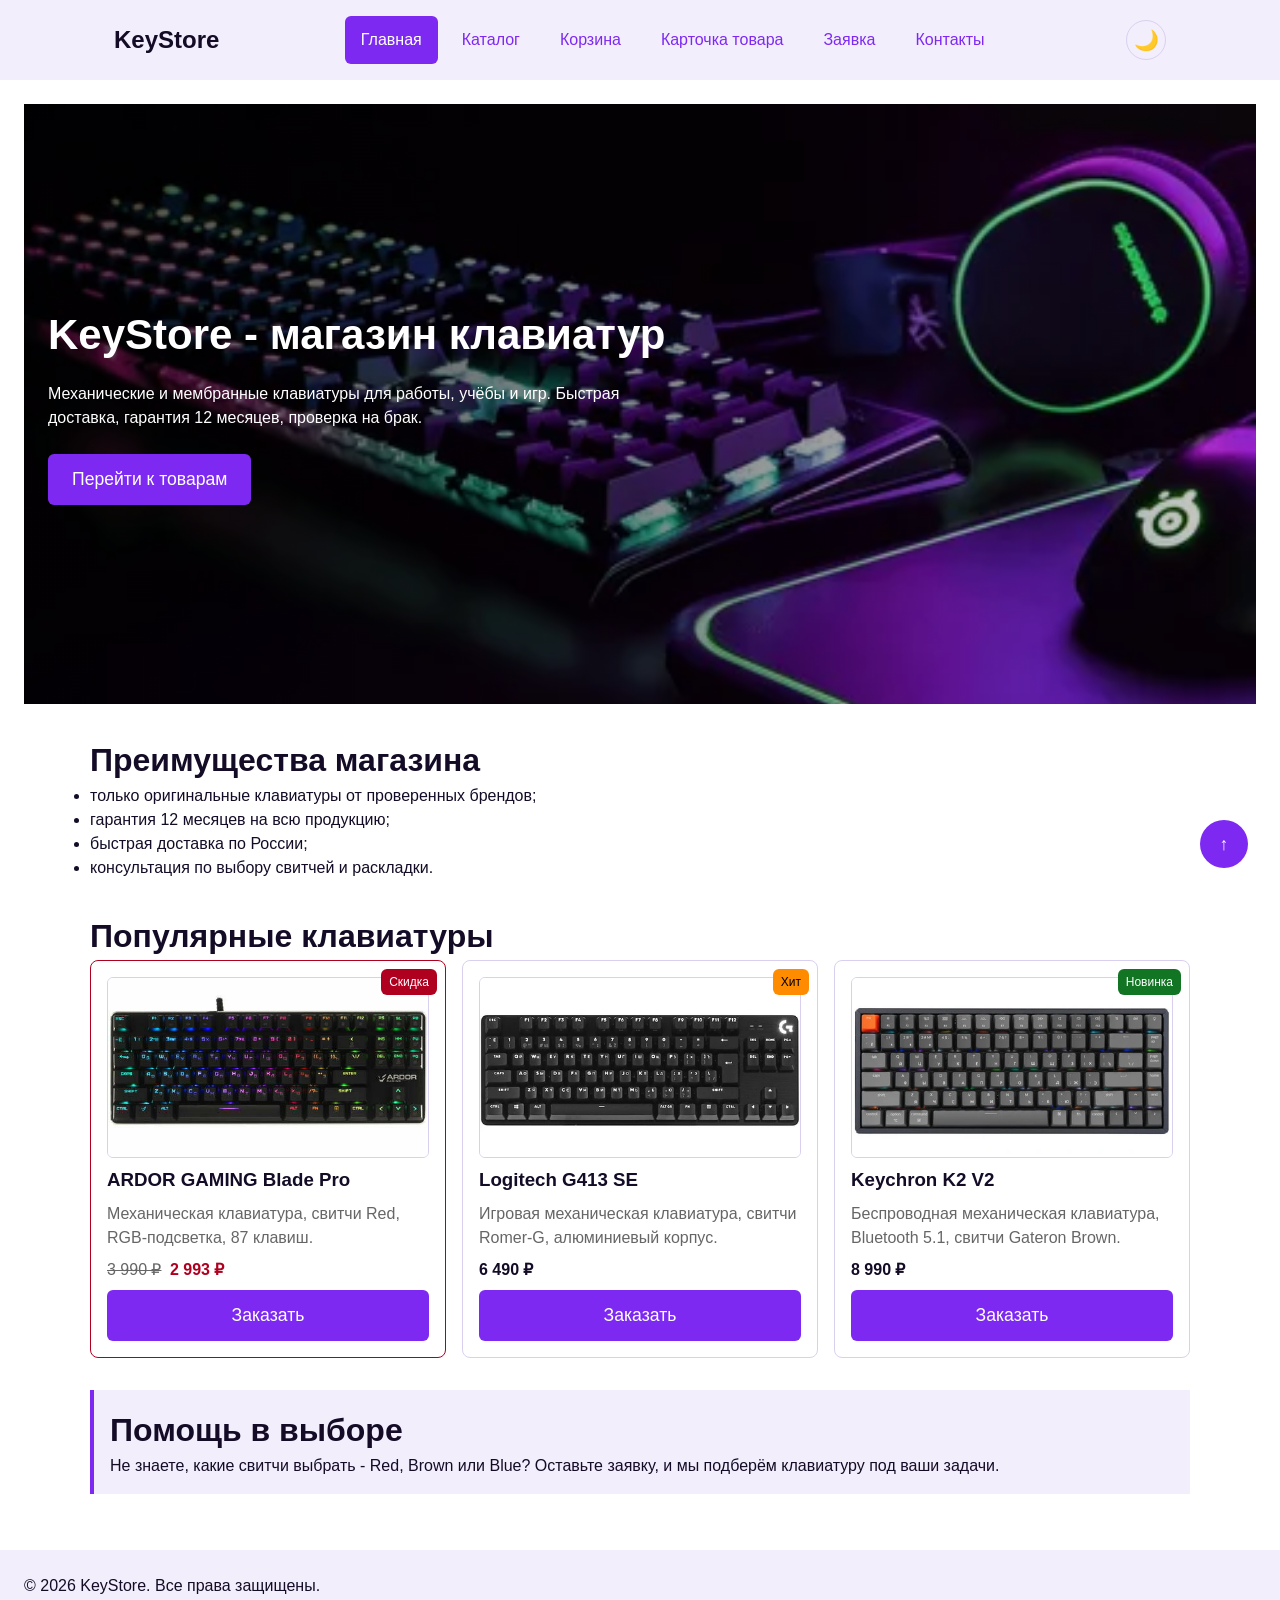
<file: index.html>
<!doctype html>
<html lang="ru">
  <head>
    <meta charset="UTF-8" />
    <meta name="viewport" content="width=device-width, initial-scale=1.0" />
    <meta
      name="description"
      content="KeyStore - учебный интернет-магазин механических и мембранных клавиатур. Каталог, характеристики, заявка."
    />
    <meta name="twitter:card" content="summary_large_image" />
    <meta property="og:type" content="website" />
    <meta property="og:title" content="KeyStore - магазин клавиатур" />
    <meta
      property="og:description"
      content="Механические и мембранные клавиатуры для работы и игр."
    />
    <meta
      property="og:image"
      content="https://z1kax.github.io/kr4-js-shop/images/preview.jpg"
    />
    <title>KeyStore - магазин клавиатур</title>

    <!-- Подключение стилей -->
    <link rel="icon" type="image/svg+xml" href="images/favicon.svg" />
    <link rel="stylesheet" href="css/style.css" />
    <link rel="stylesheet" href="css/responsive.css" />
    <script src="js/data.js" defer></script>
    <script src="js/catalog.js" defer></script>
    <script src="js/theme.js" defer></script>
    <script src="js/main.js" defer></script>
  </head>
  <body>
    <a class="skip-link" href="#main">Перейти к основному содержимому</a>
    <header class="site-header">
      <div class="site-header__inner">
        <a class="site-header__logo" href="index.html">KeyStore</a>
        <nav class="site-nav" aria-label="Основная навигация">
          <ul class="site-nav__list">
            <li class="site-nav__item">
              <a
                class="site-nav__link site-nav__link--active"
                href="index.html"
                aria-current="page"
                >Главная</a
              >
            </li>
            <li class="site-nav__item">
              <a class="site-nav__link" href="catalog.html">Каталог</a>
            </li>
            <li><a class="site-nav__link" href="cart.html">Корзина</a></li>
            <li class="site-nav__item">
              <a class="site-nav__link" href="product.html">Карточка товара</a>
            </li>
            <li class="site-nav__item">
              <a class="site-nav__link" href="order.html">Заявка</a>
            </li>
            <li class="site-nav__item">
              <a class="site-nav__link" href="contacts.html">Контакты</a>
            </li>
          </ul>
        </nav>
        <button
          class="theme-toggle"
          type="button"
          data-theme-toggle
          aria-label="Переключить тему"
          aria-pressed="false"
        >
          <span class="theme-toggle__icon">🌙</span>
        </button>
      </div>
    </header>

    <main id="main">
      <section class="hero">
        <div class="hero__background">
          <!-- Этап 14. Использование picture -->
          <picture>
            <source
              media="(min-width: 768px)"
              srcset="images/hero-keyboard.jpg"
            />
            <img
              class="hero__image"
              src="images/hero-keyboard.jpg"
              alt="Игровая клавиатура с подсветкой"
              width="1200"
              height="600"
            />
          </picture>
        </div>
        <div class="hero__content">
          <h1>KeyStore - магазин клавиатур</h1>
          <p>
            Механические и мембранные клавиатуры для работы, учёбы и игр.
            Быстрая доставка, гарантия 12 месяцев, проверка на брак.
          </p>
          <a class="button button--primary" href="#popular"
            >Перейти к товарам</a
          >
        </div>
      </section>

      <section class="section" id="advantages">
        <h2>Преимущества магазина</h2>
        <ul class="advantages-list">
          <li>только оригинальные клавиатуры от проверенных брендов;</li>
          <li>гарантия 12 месяцев на всю продукцию;</li>
          <li>быстрая доставка по России;</li>
          <li>консультация по выбору свитчей и раскладки.</li>
        </ul>
      </section>

      <section class="section" id="popular">
        <h2>Популярные клавиатуры</h2>
        <div class="products-grid">
          <!-- Товар 1 -->
          <article class="product-card product-card--discount">
            <span class="product-card__badge product-card__badge--discount"
              >Скидка</span
            >
            <div class="product-card__image-wrap">
              <img
                class="product-card__image"
                src="images/product-1.jpg"
                srcset="images/product-1.jpg 480w, images/product-1.jpg 960w"
                sizes="(max-width: 639px) 100vw, (max-width: 1023px) 50vw, 33vw"
                alt="Механическая клавиатура ARDOR GAMING Blade Pro"
                width="640"
                height="360"
                loading="lazy"
              />
            </div>
            <h3 class="product-card__title">ARDOR GAMING Blade Pro</h3>
            <p class="product-card__description">
              Механическая клавиатура, свитчи Red, RGB-подсветка, 87 клавиш.
            </p>
            <p class="product-card__price">
              <span class="product-card__price-old">3 990 ₽</span> 2 993 ₽
            </p>
            <button
              class="button button--primary product-card__button"
              type="button"
              data-product="ARDOR GAMING Blade Pro"
            >
              Заказать
            </button>
          </article>

          <!-- Товар 2 -->
          <article class="product-card">
            <span class="product-card__badge product-card__badge--hit"
              >Хит</span
            >
            <div class="product-card__image-wrap">
              <img
                class="product-card__image"
                src="images/product-2.jpg"
                srcset="images/product-2.jpg 480w, images/product-2.jpg 960w"
                sizes="(max-width: 639px) 100vw, (max-width: 1023px) 50vw, 33vw"
                alt="Игровая механическая клавиатура Logitech G413 SE"
                width="640"
                height="360"
                loading="lazy"
              />
            </div>
            <h3 class="product-card__title">Logitech G413 SE</h3>
            <p class="product-card__description">
              Игровая механическая клавиатура, свитчи Romer-G, алюминиевый
              корпус.
            </p>
            <p class="product-card__price">6 490 ₽</p>
            <button
              class="button button--primary product-card__button"
              type="button"
              data-product="Logitech G413 SE"
            >
              Заказать
            </button>
          </article>

          <!-- Товар 3 -->
          <article class="product-card">
            <span class="product-card__badge product-card__badge--new"
              >Новинка</span
            >
            <div class="product-card__image-wrap">
              <img
                class="product-card__image"
                src="images/product-3.jpg"
                srcset="images/product-3.jpg 480w, images/product-3.jpg 960w"
                sizes="(max-width: 639px) 100vw, (max-width: 1023px) 50vw, 33vw"
                alt="Беспроводная клавиатура Keychron K2 V2"
                width="640"
                height="360"
                loading="lazy"
              />
            </div>
            <h3 class="product-card__title">Keychron K2 V2</h3>
            <p class="product-card__description">
              Беспроводная механическая клавиатура, Bluetooth 5.1, свитчи
              Gateron Brown.
            </p>
            <p class="product-card__price">8 990 ₽</p>
            <button
              class="button button--primary product-card__button"
              type="button"
              data-product="Keychron K2 V2"
            >
              Заказать
            </button>
          </article>
        </div>
      </section>

      <aside class="aside-info">
        <h2>Помощь в выборе</h2>
        <p>
          Не знаете, какие свитчи выбрать - Red, Brown или Blue? Оставьте
          заявку, и мы подберём клавиатуру под ваши задачи.
        </p>
      </aside>
    </main>

    <footer class="site-footer" id="contacts">
      <p>&copy; 2026 KeyStore. Все права защищены.</p>
    </footer>

    <!-- Модальное окно (оставил как в КР1) -->
    <dialog
      class="order-dialog"
      id="order-dialog"
      aria-labelledby="order-dialog-title"
    >
      <h2 class="order-dialog__title" id="order-dialog-title">
        Оформление заявки
      </h2>
      <form
        class="order-form"
        id="order-form"
        action="#"
        method="post"
        novalidate
      >
        <input id="selected-product" name="selected-product" type="hidden" />
        <div class="order-form__field">
          <label class="order-form__label" for="order-name">Имя</label>
          <input
            class="order-form__input"
            id="order-name"
            name="name"
            type="text"
            placeholder="Введите ваше имя"
            minlength="2"
            autocomplete="given-name"
            required
          />
        </div>
        <div class="order-form__field">
          <label class="order-form__label" for="order-email">E-mail</label>
          <input
            class="order-form__input"
            id="order-email"
            name="email"
            type="email"
            placeholder="example@mail.ru"
            autocomplete="email"
            required
          />
        </div>
        <div class="order-form__field">
          <label class="order-form__label" for="order-phone">Телефон</label>
          <input
            class="order-form__input"
            id="order-phone"
            name="phone"
            type="tel"
            inputmode="tel"
            placeholder="+7 (900) 000-00-00"
            pattern="^\+7 \(\d{3}\) \d{3}-\d{2}-\d{2}$"
            required
          />
          <small>Формат: +7 (900) 000-00-00</small>
        </div>
        <div class="order-form__field">
          <label class="order-form__label" for="order-date">Дата связи</label>
          <input
            class="order-form__input"
            id="order-date"
            name="date"
            type="date"
          />
        </div>
        <div class="order-form__field">
          <label class="order-form__label" for="order-topic">Тема заявки</label>
          <select
            class="order-form__select"
            id="order-topic"
            name="topic"
            required
          >
            <option value="">Выберите тему</option>
            <option value="product">Заказ клавиатуры</option>
            <option value="consultation">Консультация по выбору</option>
            <option value="delivery">Вопрос по доставке</option>
          </select>
        </div>
        <div class="order-form__field">
          <label class="order-form__label" for="order-comment"
            >Комментарий</label
          >
          <textarea
            class="order-form__textarea"
            id="order-comment"
            name="comment"
            rows="4"
            placeholder="Укажите дополнительную информацию"
          ></textarea>
        </div>
        <div class="order-form__field">
          <label class="order-form__label">
            <input
              class="order-form__input"
              id="order-agreement"
              name="agreement"
              type="checkbox"
              required
            />
            Я согласен на обработку данных
          </label>
        </div>
        <div class="order-form__actions">
          <button
            class="button button--secondary"
            type="button"
            id="close-order-dialog"
          >
            Закрыть
          </button>
          <button class="button button--primary" type="submit">
            Отправить заявку
          </button>
        </div>
      </form>
    </dialog>

    <p class="success-message" id="success-message" hidden>
      Форма успешно отправлена!
    </p>
    <a class="button button--primary scroll-top" href="#" aria-label="Наверх"
      >↑</a
    >
  </body>
</html>
</file>
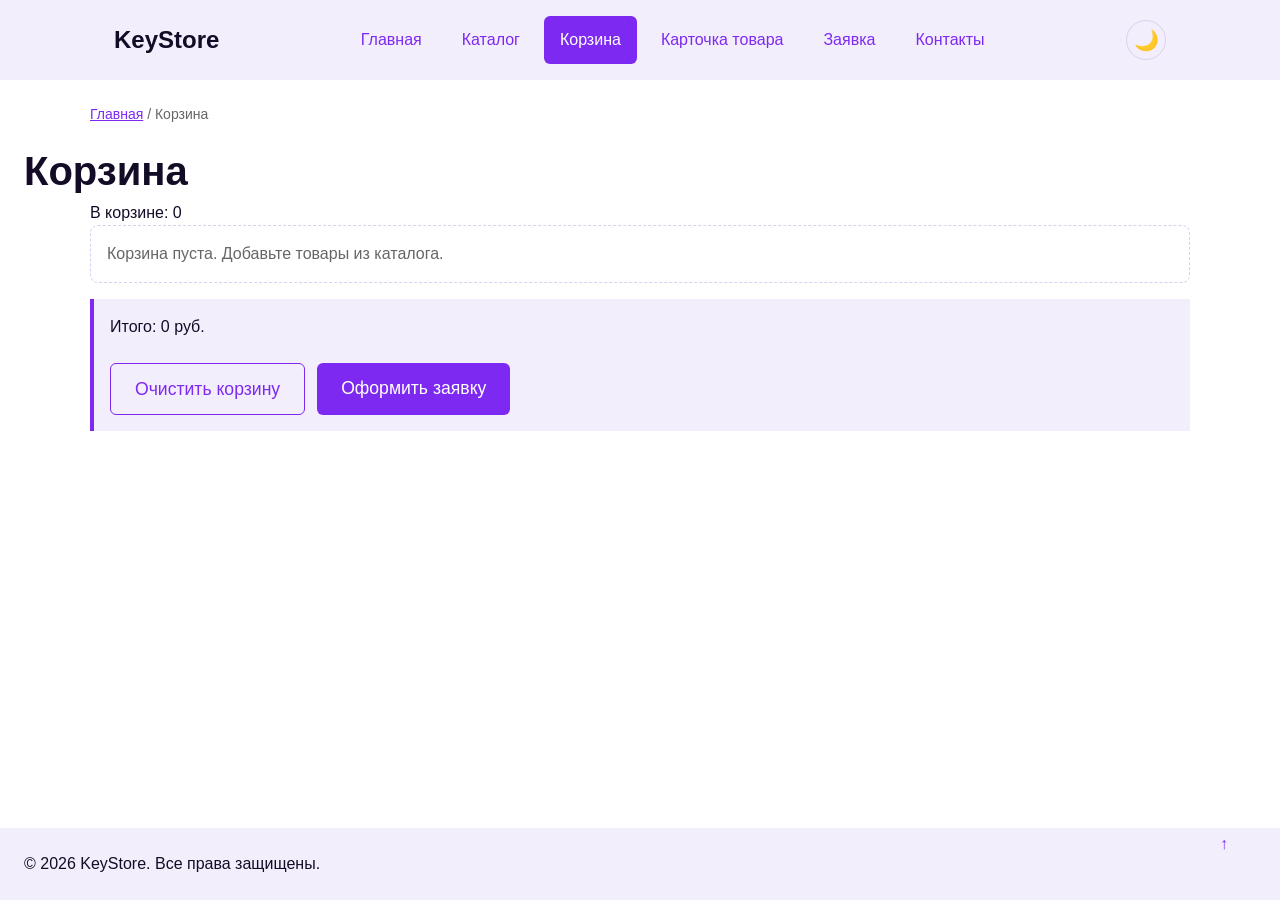
<file: cart.html>
<!doctype html>
<html lang="ru">
  <head>
    <meta charset="UTF-8" />
    <meta name="viewport" content="width=device-width, initial-scale=1.0" />
    <title>Корзина - KeyStore</title>
    <link rel="icon" href="images/favicon.svg" type="image/svg+xml" />
    <link rel="stylesheet" href="css/style.css" />
    <link rel="stylesheet" href="css/responsive.css" />
    <script src="js/data.js" defer></script>
    <script src="js/catalog.js" defer></script>
    <script src="js/cart.js" defer></script>
    <script src="js/theme.js" defer></script>
    <script src="js/main.js" defer></script>
  </head>
  <body>
    <a class="skip-link" href="#main">Перейти к основному содержимому</a>
    <header class="site-header">
      <div class="site-header__inner">
        <a class="site-header__logo" href="index.html">KeyStore</a>
        <nav class="site-nav">
          <ul class="site-nav__list">
            <li><a class="site-nav__link" href="index.html">Главная</a></li>
            <li><a class="site-nav__link" href="catalog.html">Каталог</a></li>
            <li>
              <a class="site-nav__link site-nav__link--active" href="cart.html"
                >Корзина</a
              >
            </li>
            <li>
              <a class="site-nav__link" href="product.html">Карточка товара</a>
            </li>
            <li><a class="site-nav__link" href="order.html">Заявка</a></li>
            <li><a class="site-nav__link" href="contacts.html">Контакты</a></li>
          </ul>
        </nav>
        <button
          class="theme-toggle"
          type="button"
          data-theme-toggle
          aria-label="Переключить тему"
          aria-pressed="false"
        >
          <span class="theme-toggle__icon">🌙</span>
        </button>
      </div>
    </header>
    <main id="main">
      <nav class="breadcrumbs" aria-label="Хлебные крошки">
        <a class="breadcrumbs__link" href="index.html">Главная</a>
        <span class="breadcrumbs__current">Корзина</span>
      </nav>
      <h1>Корзина</h1>
      <section class="section">
        <p class="cart-counter" aria-live="polite">В корзине: 0</p>
        <p class="cart-empty" hidden>
          Корзина пуста. Добавьте товары из каталога.
        </p>
        <div data-cart-container></div>
        <div class="cart-summary">
          <p data-cart-total>Итого: 0 руб.</p>
          <div class="order-form__actions">
            <button
              class="button button--secondary"
              type="button"
              data-cart-clear
            >
              Очистить корзину
            </button>
            <a class="button button--primary" href="order.html"
              >Оформить заявку</a
            >
          </div>
        </div>
      </section>
    </main>
    <footer class="site-footer">
      <p>&copy; 2026 KeyStore. Все права защищены.</p>
    </footer>
    <a class="scroll-top" href="#">↑</a>
  </body>
</html>
</file>
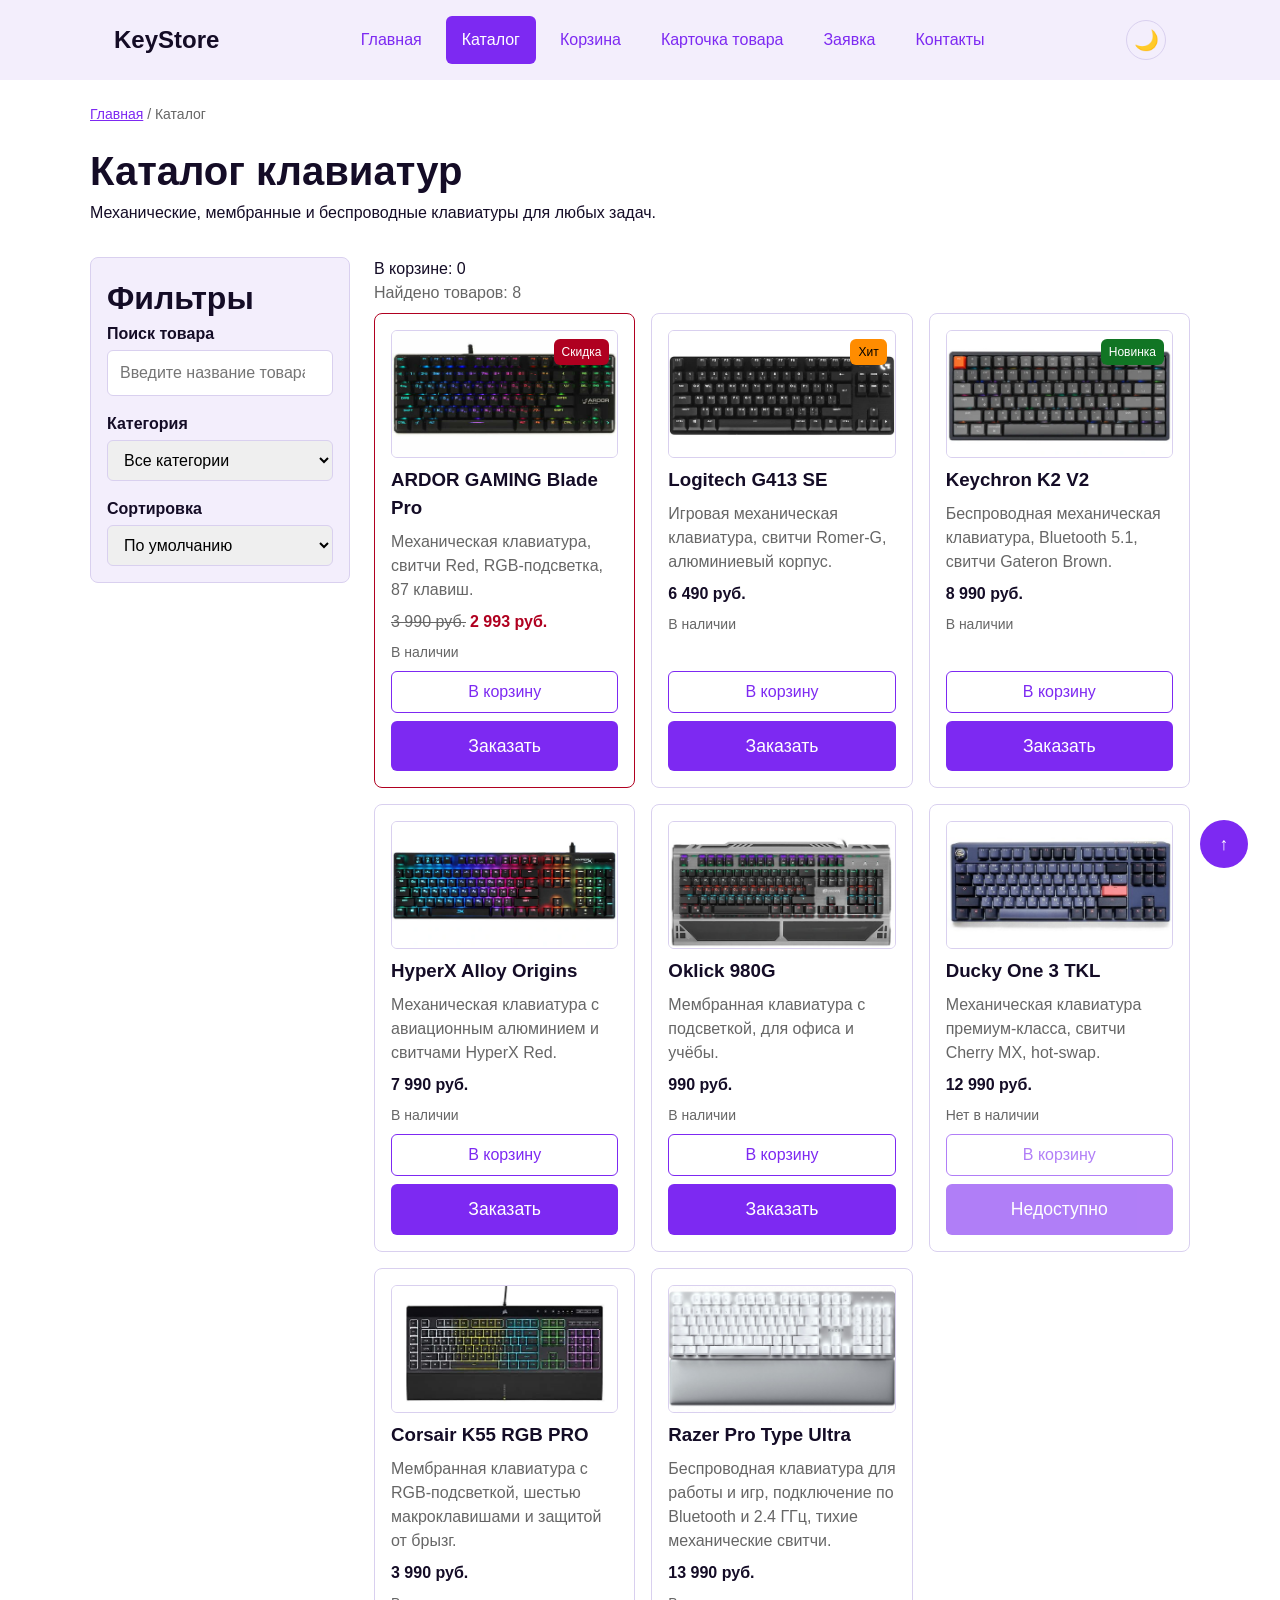
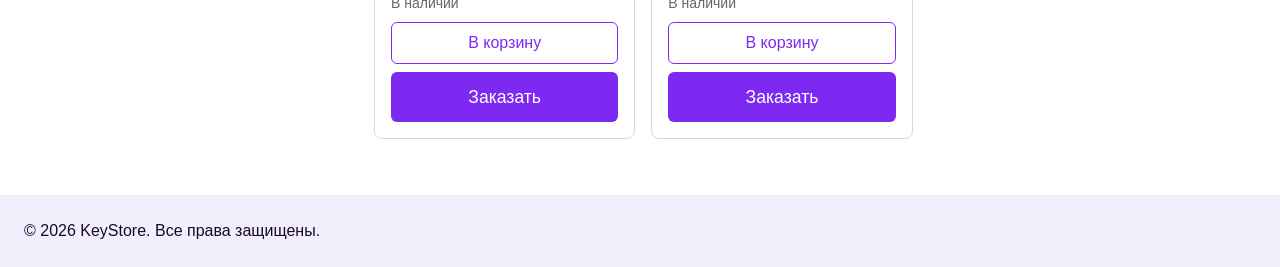
<file: catalog.html>
<!doctype html>
<html lang="ru">
  <head>
    <meta charset="UTF-8" />
    <meta name="viewport" content="width=device-width, initial-scale=1.0" />
    <meta
      name="description"
      content="Каталог клавиатур KeyStore - механические, мембранные, беспроводные."
    />
    <meta name="twitter:card" content="summary_large_image" />
    <meta property="og:type" content="website" />
    <meta property="og:title" content="Каталог клавиатур - KeyStore" />
    <meta
      property="og:description"
      content="Каталог механических и мембранных клавиатур KeyStore."
    />
    <meta
      property="og:image"
      content="https://z1kax.github.io/kr4-js-shop/images/preview.jpg"
    />
    <title>Каталог клавиатур - KeyStore</title>

    <!-- Подключение стилей -->
    <link rel="icon" type="image/svg+xml" href="images/favicon.svg" />
    <link rel="stylesheet" href="css/style.css" />
    <link rel="stylesheet" href="css/responsive.css" />
    <script src="js/data.js" defer></script>
    <script src="js/catalog.js" defer></script>
    <script src="js/cart.js" defer></script>
    <script src="js/theme.js" defer></script>
    <script src="js/main.js" defer></script>
  </head>
  <body>
    <a class="skip-link" href="#main">Перейти к основному содержимому</a>
    <header class="site-header">
      <div class="site-header__inner">
        <a class="site-header__logo" href="index.html">KeyStore</a>
        <nav class="site-nav" aria-label="Основная навигация">
          <ul class="site-nav__list">
            <li class="site-nav__item">
              <a class="site-nav__link" href="index.html">Главная</a>
            </li>
            <li class="site-nav__item">
              <a
                class="site-nav__link site-nav__link--active"
                href="catalog.html"
                aria-current="page"
                >Каталог</a
              >
            </li>
            <li><a class="site-nav__link" href="cart.html">Корзина</a></li>
            <li class="site-nav__item">
              <a class="site-nav__link" href="product.html">Карточка товара</a>
            </li>
            <li class="site-nav__item">
              <a class="site-nav__link" href="order.html">Заявка</a>
            </li>
            <li class="site-nav__item">
              <a class="site-nav__link" href="contacts.html">Контакты</a>
            </li>
          </ul>
        </nav>
        <button
          class="theme-toggle"
          type="button"
          data-theme-toggle
          aria-label="Переключить тему"
          aria-pressed="false"
        >
          <span class="theme-toggle__icon">🌙</span>
        </button>
      </div>
    </header>

    <main id="main">
      <nav class="breadcrumbs" aria-label="Хлебные крошки">
        <a class="breadcrumbs__link" href="index.html">Главная</a>
        <span class="breadcrumbs__current">Каталог</span>
      </nav>

      <section class="section">
        <h1>Каталог клавиатур</h1>
        <p>
          Механические, мембранные и беспроводные клавиатуры для любых задач.
        </p>
      </section>

      <section class="catalog-layout">
        <aside class="catalog-filters">
          <h2>Фильтры</h2>
          <section class="catalog-controls" aria-label="Управление каталогом">
            <div class="catalog-controls__group">
              <label for="catalog-search">Поиск товара</label>
              <input
                id="catalog-search"
                class="catalog-controls__input"
                type="search"
                placeholder="Введите название товара"
                autocomplete="off"
              />
            </div>
            <div class="catalog-controls__group">
              <label for="category-filter">Категория</label>
              <select id="category-filter" class="catalog-controls__select">
                <option value="all">Все категории</option>
                <option value="mechanical">Механические</option>
                <option value="membrane">Мембранные</option>
                <option value="wireless">Беспроводные</option>
              </select>
            </div>
            <div class="catalog-controls__group">
              <label for="sort-select">Сортировка</label>
              <select id="sort-select" class="catalog-controls__select">
                <option value="default">По умолчанию</option>
                <option value="price-asc">Сначала дешевле</option>
                <option value="price-desc">Сначала дороже</option>
                <option value="title-asc">По названию А-Я</option>
              </select>
            </div>
          </section>
        </aside>

        <section class="catalog-products">
          <p class="cart-counter" aria-live="polite">В корзине: 0</p>
          <p class="catalog-count" aria-live="polite"></p>
          <p class="catalog-empty" hidden>
            По выбранным условиям товары не найдены.
          </p>
          <div class="products-grid" data-products-container></div>
        </section>
      </section>
    </main>

    <footer class="site-footer">
      <p>&copy; 2026 KeyStore. Все права защищены.</p>
    </footer>

    <!-- Модальное окно и скрипты остаются без изменений -->
    <dialog
      class="order-dialog"
      id="order-dialog"
      aria-labelledby="order-dialog-title"
    >
      <h2 class="order-dialog__title" id="order-dialog-title">
        Оформление заявки
      </h2>
      <form
        class="order-form"
        id="order-form"
        action="#"
        method="post"
        novalidate
      >
        <input id="selected-product" name="selected-product" type="hidden" />
        <div class="order-form__field">
          <label class="order-form__label" for="order-name">Имя</label>
          <input
            class="order-form__input"
            id="order-name"
            name="name"
            type="text"
            minlength="2"
            required
          />
        </div>
        <div class="order-form__field">
          <label class="order-form__label" for="order-email">E-mail</label>
          <input
            class="order-form__input"
            id="order-email"
            name="email"
            type="email"
            required
          />
        </div>
        <div class="order-form__field">
          <label class="order-form__label" for="order-phone">Телефон</label>
          <input
            class="order-form__input"
            id="order-phone"
            name="phone"
            type="tel"
            pattern="^\+7 \(\d{3}\) \d{3}-\d{2}-\d{2}$"
            required
          />
          <small>Формат: +7 (900) 000-00-00</small>
        </div>
        <div class="order-form__field">
          <label class="order-form__label" for="order-topic">Тема заявки</label>
          <select
            class="order-form__select"
            id="order-topic"
            name="topic"
            required
          >
            <option value="">Выберите тему</option>
            <option value="product">Заказ клавиатуры</option>
            <option value="consultation">Консультация по выбору</option>
            <option value="delivery">Вопрос по доставке</option>
          </select>
        </div>
        <div class="order-form__field">
          <label class="order-form__label" for="order-comment"
            >Комментарий</label
          >
          <textarea
            class="order-form__textarea"
            id="order-comment"
            name="comment"
            rows="4"
          ></textarea>
        </div>
        <div class="order-form__field">
          <label class="order-form__label">
            <input
              class="order-form__input"
              id="order-agreement"
              name="agreement"
              type="checkbox"
              required
            />
            Я согласен на обработку данных
          </label>
        </div>
        <div class="order-form__actions">
          <button
            class="button button--secondary"
            type="button"
            id="close-order-dialog"
          >
            Закрыть
          </button>
          <button class="button button--primary" type="submit">
            Отправить заявку
          </button>
        </div>
      </form>
    </dialog>
    <p class="success-message" id="success-message" hidden>
      Форма успешно отправлена!
    </p>
    <a class="button button--primary scroll-top" href="#" aria-label="Наверх"
      >↑</a
    >
  </body>
</html>
</file>
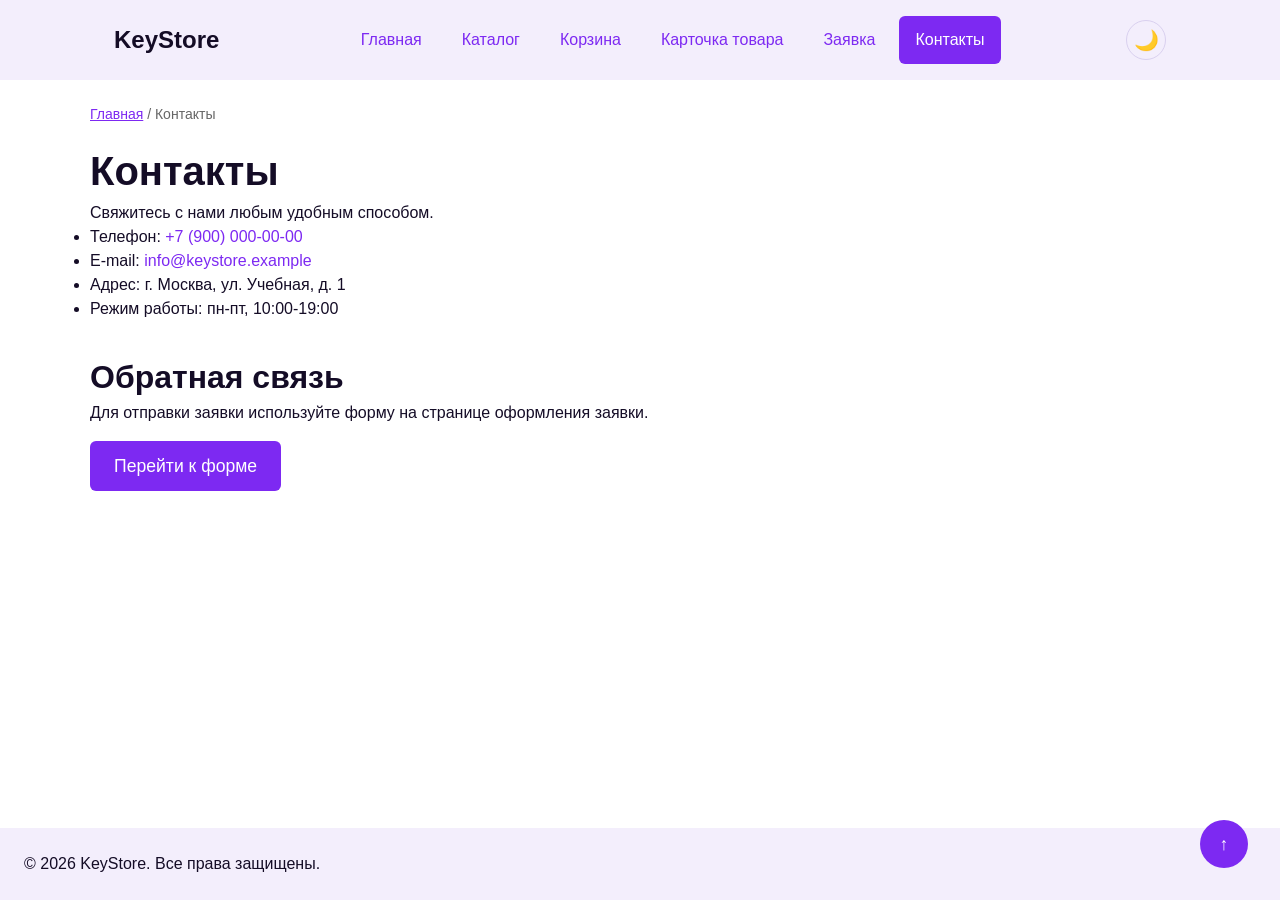
<file: contacts.html>
<!doctype html>
<html lang="ru">
  <head>
    <meta charset="UTF-8" />
    <meta name="viewport" content="width=device-width, initial-scale=1.0" />
    <meta name="description" content="Контакты магазина клавиатур KeyStore." />
    <meta name="twitter:card" content="summary_large_image" />
    <meta property="og:type" content="website" />
    <meta property="og:title" content="Контакты - KeyStore" />
    <meta
      property="og:description"
      content="Контактная информация магазина клавиатур KeyStore."
    />
    <meta
      property="og:image"
      content="https://z1kax.github.io/kr4-js-shop/images/preview.jpg"
    />

    <title>Контакты - KeyStore</title>

    <link rel="icon" type="image/svg+xml" href="images/favicon.svg" />
    <link rel="stylesheet" href="css/style.css" />
    <link rel="stylesheet" href="css/responsive.css" />
    <script src="js/data.js" defer></script>
    <script src="js/theme.js" defer></script>
    <script src="js/main.js" defer></script>
  </head>
  <body>
    <a class="skip-link" href="#main">Перейти к основному содержимому</a>
    <header class="site-header">
      <div class="site-header__inner">
        <a class="site-header__logo" href="index.html">KeyStore</a>
        <nav class="site-nav" aria-label="Основная навигация">
          <ul class="site-nav__list">
            <li class="site-nav__item">
              <a class="site-nav__link" href="index.html">Главная</a>
            </li>
            <li class="site-nav__item">
              <a class="site-nav__link" href="catalog.html">Каталог</a>
            </li>
            <li><a class="site-nav__link" href="cart.html">Корзина</a></li>
            <li class="site-nav__item">
              <a class="site-nav__link" href="product.html">Карточка товара</a>
            </li>
            <li class="site-nav__item">
              <a class="site-nav__link" href="order.html">Заявка</a>
            </li>
            <li class="site-nav__item">
              <a
                class="site-nav__link site-nav__link--active"
                href="contacts.html"
                aria-current="page"
                >Контакты</a
              >
            </li>
          </ul>
        </nav>
        <button
          class="theme-toggle"
          type="button"
          data-theme-toggle
          aria-label="Переключить тему"
          aria-pressed="false"
        >
          <span class="theme-toggle__icon">🌙</span>
        </button>
      </div>
    </header>

    <main id="main">
      <nav class="breadcrumbs" aria-label="Хлебные крошки">
        <a class="breadcrumbs__link" href="index.html">Главная</a>
        <span class="breadcrumbs__current">Контакты</span>
      </nav>

      <section class="section">
        <h1>Контакты</h1>
        <p>Свяжитесь с нами любым удобным способом.</p>
        <ul>
          <li>Телефон: <a href="tel:+79000000000">+7 (900) 000-00-00</a></li>
          <li>
            E-mail:
            <a href="mailto:info@keystore.example">info@keystore.example</a>
          </li>
          <li>Адрес: г. Москва, ул. Учебная, д. 1</li>
          <li>Режим работы: пн-пт, 10:00-19:00</li>
        </ul>
      </section>

      <section class="section" id="feedback">
        <h2>Обратная связь</h2>
        <p>
          Для отправки заявки используйте форму на странице оформления заявки.
        </p>
        <a class="button button--primary" href="order.html">Перейти к форме</a>
      </section>
    </main>

    <footer class="site-footer">
      <p>&copy; 2026 KeyStore. Все права защищены.</p>
    </footer>

    <a class="button button--primary scroll-top" href="#" aria-label="Наверх"
      >↑</a
    >
  </body>
</html>
</file>
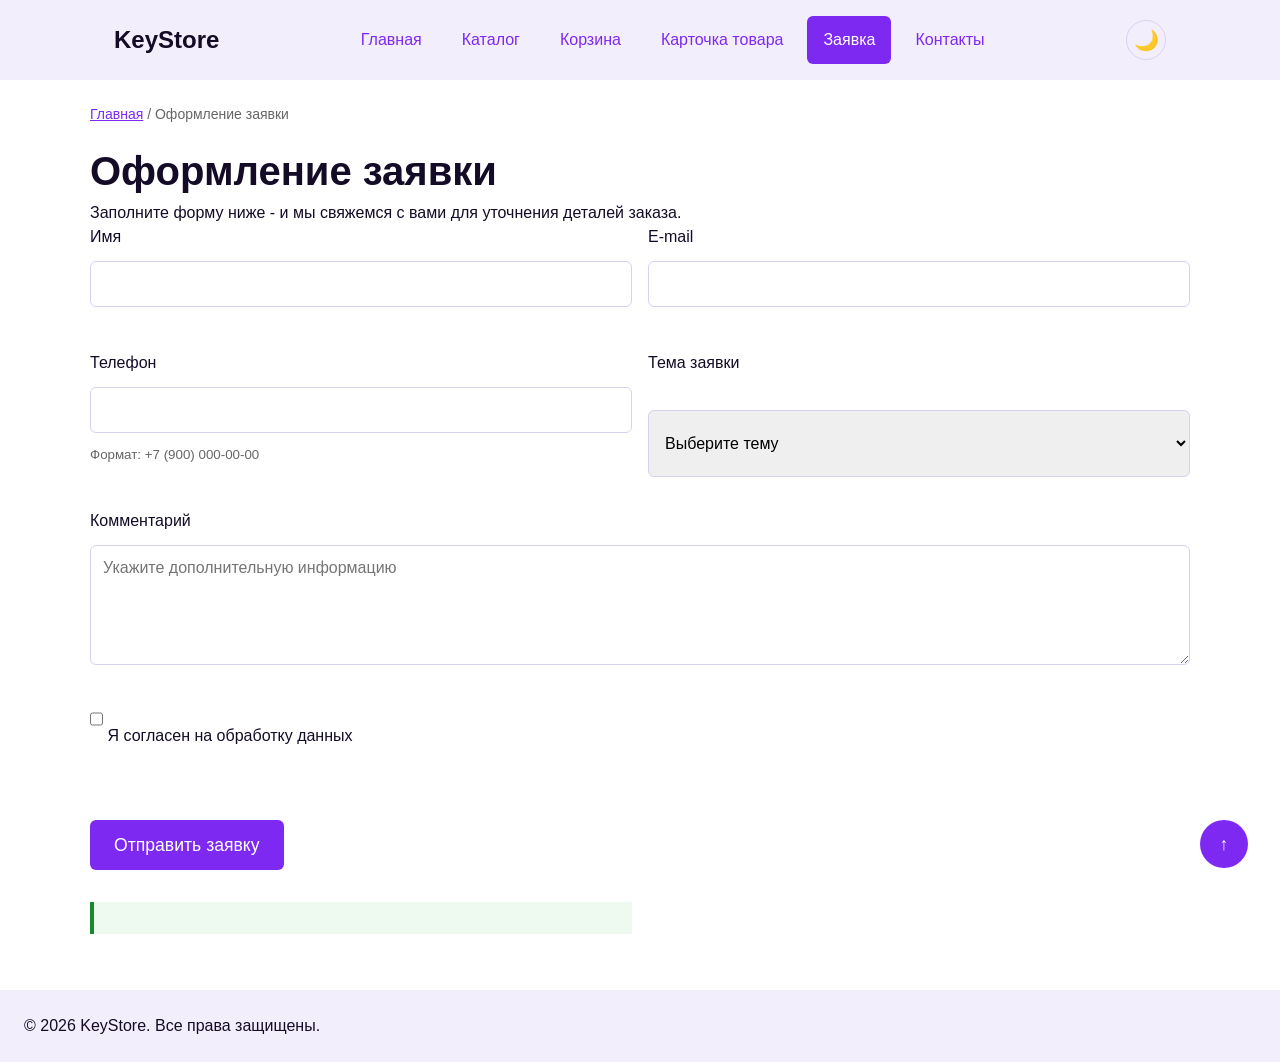
<file: order.html>
<!doctype html>
<html lang="ru">
  <head>
    <meta charset="UTF-8" />
    <meta name="viewport" content="width=device-width, initial-scale=1.0" />
    <meta
      name="description"
      content="Оформление заявки на клавиатуру в магазине KeyStore."
    />
    <meta name="twitter:card" content="summary_large_image" />
    <meta property="og:type" content="website" />
    <meta property="og:title" content="Оформление заявки - KeyStore" />
    <meta
      property="og:description"
      content="Оформление заявки на клавиатуру в магазине KeyStore."
    />
    <meta
      property="og:image"
      content="https://z1kax.github.io/kr4-js-shop/images/preview.jpg"
    />

    <title>Оформление заявки - KeyStore</title>

    <link rel="icon" type="image/svg+xml" href="images/favicon.svg" />
    <link rel="stylesheet" href="css/style.css" />
    <link rel="stylesheet" href="css/responsive.css" />
    <script src="js/validation.js" defer></script>
    <script src="js/theme.js" defer></script>
  </head>
  <body>
    <a class="skip-link" href="#main">Перейти к основному содержимому</a>
    <header class="site-header">
      <div class="site-header__inner">
        <a class="site-header__logo" href="index.html">KeyStore</a>
        <nav class="site-nav" aria-label="Основная навигация">
          <ul class="site-nav__list">
            <li class="site-nav__item">
              <a class="site-nav__link" href="index.html">Главная</a>
            </li>
            <li class="site-nav__item">
              <a class="site-nav__link" href="catalog.html">Каталог</a>
            </li>
            <li><a class="site-nav__link" href="cart.html">Корзина</a></li>
            <li class="site-nav__item">
              <a class="site-nav__link" href="product.html">Карточка товара</a>
            </li>
            <li class="site-nav__item">
              <a
                class="site-nav__link site-nav__link--active"
                href="order.html"
                aria-current="page"
                >Заявка</a
              >
            </li>
            <li class="site-nav__item">
              <a class="site-nav__link" href="contacts.html">Контакты</a>
            </li>
          </ul>
        </nav>
        <button
          class="theme-toggle"
          type="button"
          data-theme-toggle
          aria-label="Переключить тему"
          aria-pressed="false"
        >
          <span class="theme-toggle__icon">🌙</span>
        </button>
      </div>
    </header>

    <main id="main">
      <nav class="breadcrumbs" aria-label="Хлебные крошки">
        <a class="breadcrumbs__link" href="index.html">Главная</a>
        <span class="breadcrumbs__current">Оформление заявки</span>
      </nav>

      <section class="section">
        <h1>Оформление заявки</h1>
        <p>
          Заполните форму ниже - и мы свяжемся с вами для уточнения деталей
          заказа.
        </p>

        <form class="order-form" action="#" method="post" novalidate>
          <div class="order-form__field">
            <label class="order-form__label" for="order-name">Имя</label>
            <input
              class="order-form__input"
              id="order-name"
              name="name"
              type="text"
            />
            <p class="form-error" id="order-name-error"></p>
          </div>
          <div class="order-form__field">
            <label class="order-form__label" for="order-email">E-mail</label>
            <input
              class="order-form__input"
              id="order-email"
              name="email"
              type="email"
            />
            <p class="form-error" id="order-email-error"></p>
          </div>
          <div class="order-form__field">
            <label class="order-form__label" for="order-phone">Телефон</label>
            <input
              class="order-form__input"
              id="order-phone"
              name="phone"
              type="tel"
            />
            <small>Формат: +7 (900) 000-00-00</small>
            <p class="form-error" id="order-phone-error"></p>
          </div>

          <div class="order-form__field">
            <label class="order-form__label" for="order-page-topic"
              >Тема заявки</label
            >
            <select
              class="order-form__select"
              id="order-page-topic"
              name="topic"
              required
            >
              <option value="">Выберите тему</option>
              <option value="product">Заказ клавиатуры</option>
              <option value="consultation">Консультация по выбору</option>
              <option value="delivery">Вопрос по доставке</option>
            </select>
          </div>

          <div class="order-form__field">
            <label class="order-form__label" for="order-page-comment"
              >Комментарий</label
            >
            <textarea
              class="order-form__textarea"
              id="order-page-comment"
              name="comment"
              rows="4"
              placeholder="Укажите дополнительную информацию"
            ></textarea>
          </div>

          <div class="order-form__field">
            <label class="order-form__label" for="order-consent">
              <input
                class="order-form__input"
                id="order-consent"
                name="consent"
                type="checkbox"
              />
              Я согласен на обработку данных
            </label>
            <p class="form-error" id="order-consent-error"></p>
          </div>

          <div class="order-form__actions">
            <button class="button button--primary" type="submit">
              Отправить заявку
            </button>
          </div>
          <p class="form-message" aria-live="polite"></p>
        </form>
      </section>
    </main>

    <footer class="site-footer">
      <p>&copy; 2026 KeyStore. Все права защищены.</p>
    </footer>

    <a class="button button--primary scroll-top" href="#" aria-label="Наверх"
      >↑</a
    >
  </body>
</html>
</file>
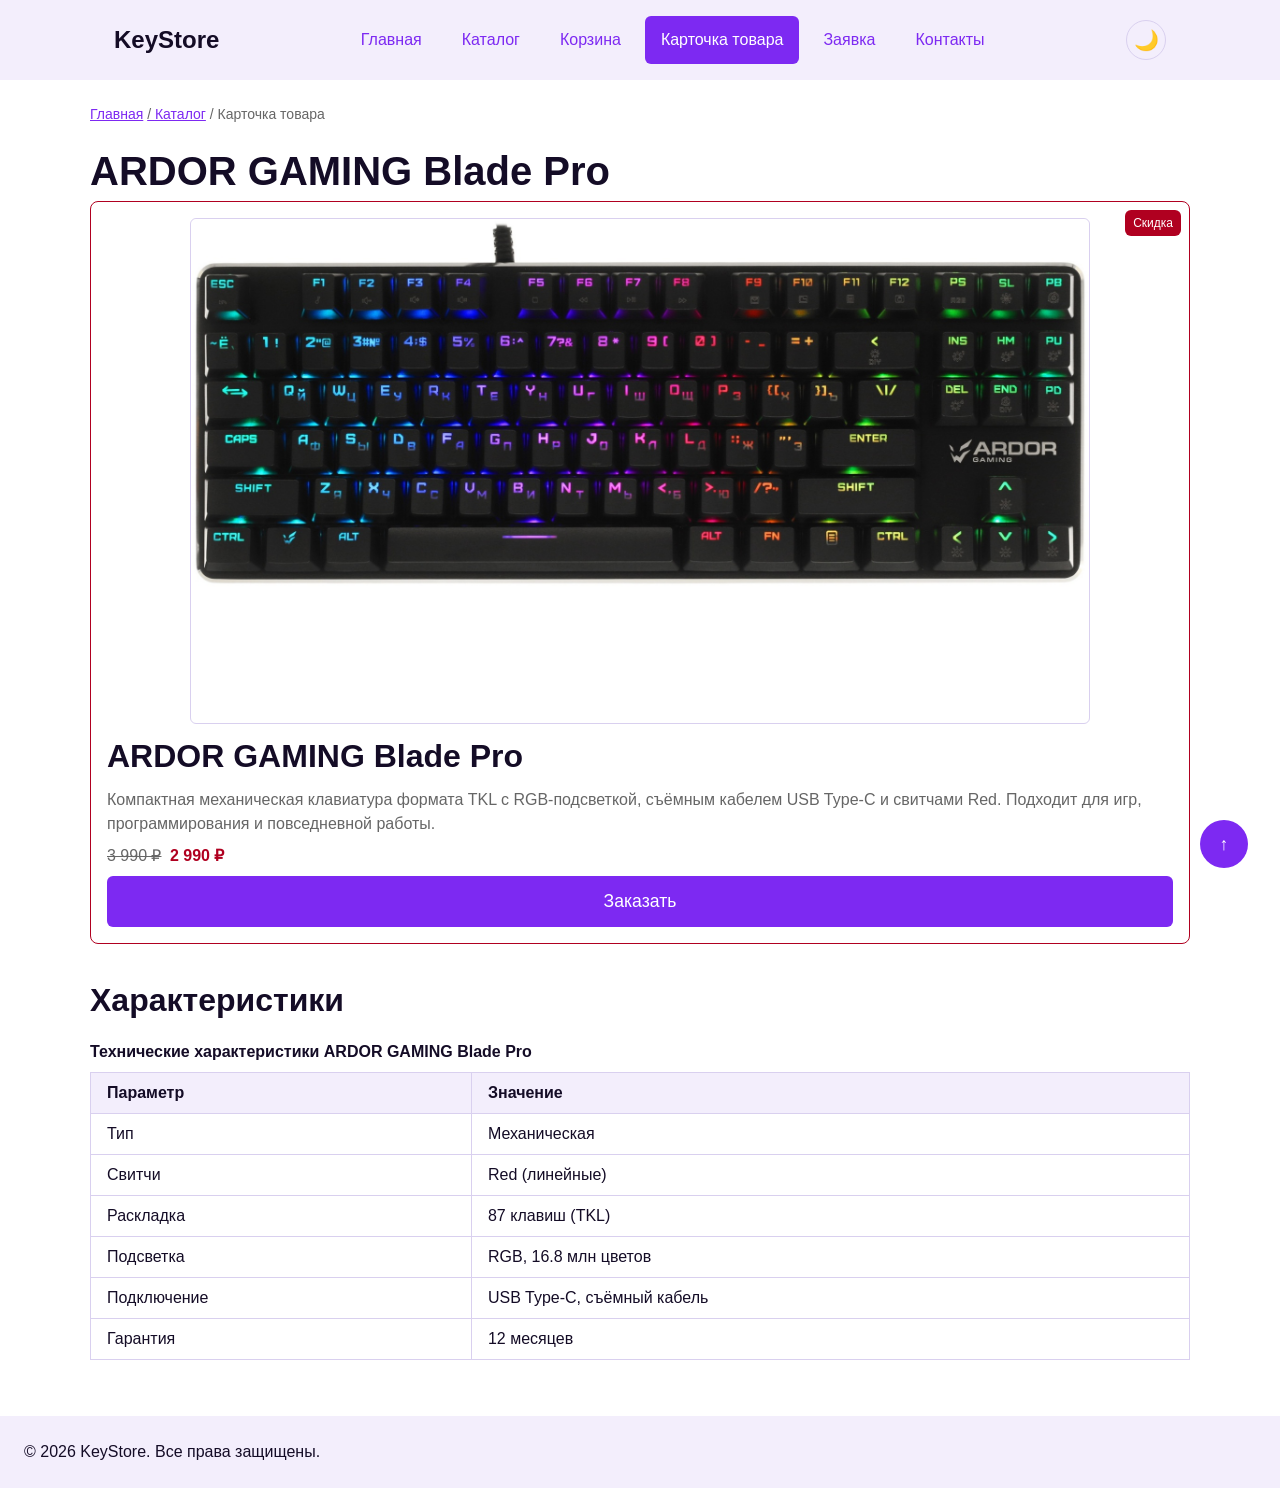
<file: product.html>
<!doctype html>
<html lang="ru">
  <head>
    <meta charset="UTF-8" />
    <meta name="viewport" content="width=device-width, initial-scale=1.0" />
    <meta
      name="description"
      content="ARDOR GAMING Blade Pro - механическая клавиатура с RGB-подсветкой и свитчами Red."
    />
    <meta name="twitter:card" content="summary_large_image" />
    <meta property="og:type" content="website" />
    <meta property="og:title" content="ARDOR GAMING Blade Pro - KeyStore" />
    <meta
      property="og:description"
      content="Механическая клавиатура с RGB-подсветкой и свитчами Red."
    />
    <meta
      property="og:image"
      content="https://z1kax.github.io/kr4-js-shop/images/preview.jpg"
    />
    <title>ARDOR GAMING Blade Pro - KeyStore</title>

    <link rel="icon" type="image/svg+xml" href="images/favicon.svg" />
    <link rel="stylesheet" href="css/style.css" />
    <link rel="stylesheet" href="css/responsive.css" />
    <script src="js/data.js" defer></script>
    <script src="js/theme.js" defer></script>
    <script src="js/main.js" defer></script>
  </head>
  <body>
    <a class="skip-link" href="#main">Перейти к основному содержимому</a>
    <header class="site-header">
      <div class="site-header__inner">
        <a class="site-header__logo" href="index.html">KeyStore</a>
        <nav class="site-nav" aria-label="Основная навигация">
          <ul class="site-nav__list">
            <li class="site-nav__item">
              <a class="site-nav__link" href="index.html">Главная</a>
            </li>
            <li class="site-nav__item">
              <a class="site-nav__link" href="catalog.html">Каталог</a>
            </li>
            <li><a class="site-nav__link" href="cart.html">Корзина</a></li>
            <li class="site-nav__item">
              <a
                class="site-nav__link site-nav__link--active"
                href="product.html"
                aria-current="page"
                >Карточка товара</a
              >
            </li>
            <li class="site-nav__item">
              <a class="site-nav__link" href="order.html">Заявка</a>
            </li>
            <li class="site-nav__item">
              <a class="site-nav__link" href="contacts.html">Контакты</a>
            </li>
          </ul>
        </nav>
        <button
          class="theme-toggle"
          type="button"
          data-theme-toggle
          aria-label="Переключить тему"
          aria-pressed="false"
        >
          <span class="theme-toggle__icon">🌙</span>
        </button>
      </div>
    </header>

    <main id="main">
      <nav class="breadcrumbs" aria-label="Хлебные крошки">
        <a class="breadcrumbs__link" href="index.html">Главная</a>
        <a class="breadcrumbs__link" href="catalog.html">Каталог</a>
        <span class="breadcrumbs__current">Карточка товара</span>
      </nav>

      <section class="section">
        <h1>ARDOR GAMING Blade Pro</h1>
        <article class="product-card product-card--discount">
          <span class="product-card__badge product-card__badge--discount"
            >Скидка</span
          >
          <div class="product-card__image-wrap product-card__image-wrap--large">
            <img
              class="product-card__image product-card__image--large"
              src="images/keyboard-ardor-large.jpg"
              srcset="
                images/keyboard-ardor-large.jpg  600w,
                images/keyboard-ardor-large.jpg 1200w
              "
              sizes="(max-width: 767px) 100vw, 50vw"
              alt="Механическая клавиатура ARDOR GAMING Blade Pro"
              width="1200"
              height="600"
              loading="lazy"
            />
          </div>
          <h2 class="product-card__title">ARDOR GAMING Blade Pro</h2>
          <p class="product-card__description">
            Компактная механическая клавиатура формата TKL с RGB-подсветкой,
            съёмным кабелем USB Type-C и свитчами Red. Подходит для игр,
            программирования и повседневной работы.
          </p>
          <p class="product-card__price">
            <span class="product-card__price-old">3 990 ₽</span>
            2 990 ₽
          </p>
          <button
            class="button button--primary product-card__button"
            type="button"
            data-product="ARDOR GAMING Blade Pro"
          >
            Заказать
          </button>
        </article>
      </section>

      <section class="section">
        <h2>Характеристики</h2>
        <!-- Этап 16. Обертка для таблицы -->
        <div class="table-wrapper">
          <table class="product-table">
            <caption>
              Технические характеристики ARDOR GAMING Blade Pro
            </caption>
            <thead>
              <tr>
                <th>Параметр</th>
                <th>Значение</th>
              </tr>
            </thead>
            <tbody>
              <tr>
                <td>Тип</td>
                <td>Механическая</td>
              </tr>
              <tr>
                <td>Свитчи</td>
                <td>Red (линейные)</td>
              </tr>
              <tr>
                <td>Раскладка</td>
                <td>87 клавиш (TKL)</td>
              </tr>
              <tr>
                <td>Подсветка</td>
                <td>RGB, 16.8 млн цветов</td>
              </tr>
              <tr>
                <td>Подключение</td>
                <td>USB Type-C, съёмный кабель</td>
              </tr>
              <tr>
                <td>Гарантия</td>
                <td>12 месяцев</td>
              </tr>
            </tbody>
          </table>
        </div>
      </section>
    </main>

    <footer class="site-footer">
      <p>&copy; 2026 KeyStore. Все права защищены.</p>
    </footer>

    <dialog
      class="order-dialog"
      id="order-dialog"
      aria-labelledby="order-dialog-title"
    >
      <h2 class="order-dialog__title" id="order-dialog-title">
        Оформление заявки
      </h2>
      <form
        class="order-form"
        id="order-form"
        action="#"
        method="post"
        novalidate
      >
        <input id="selected-product" name="selected-product" type="hidden" />
        <div class="order-form__field">
          <label class="order-form__label" for="order-name">Имя</label>
          <input
            class="order-form__input"
            id="order-name"
            name="name"
            type="text"
            minlength="2"
            required
          />
        </div>
        <div class="order-form__field">
          <label class="order-form__label" for="order-email">E-mail</label>
          <input
            class="order-form__input"
            id="order-email"
            name="email"
            type="email"
            required
          />
        </div>
        <div class="order-form__field">
          <label class="order-form__label" for="order-phone">Телефон</label>
          <input
            class="order-form__input"
            id="order-phone"
            name="phone"
            type="tel"
            pattern="^\+7 \(\d{3}\) \d{3}-\d{2}-\d{2}$"
            required
          />
        </div>
        <div class="order-form__field">
          <label class="order-form__label" for="order-topic">Тема заявки</label>
          <select
            class="order-form__select"
            id="order-topic"
            name="topic"
            required
          >
            <option value="">Выберите тему</option>
            <option value="product">Заказ клавиатуры</option>
            <option value="consultation">Консультация по выбору</option>
            <option value="delivery">Вопрос по доставке</option>
          </select>
        </div>
        <div class="order-form__field">
          <label class="order-form__label" for="order-comment"
            >Комментарий</label
          >
          <textarea
            class="order-form__textarea"
            id="order-comment"
            name="comment"
            rows="4"
          ></textarea>
        </div>
        <div class="order-form__field">
          <label class="order-form__label">
            <input
              class="order-form__input"
              id="order-agreement"
              name="agreement"
              type="checkbox"
              required
            />
            Я согласен на обработку данных
          </label>
        </div>
        <div class="order-form__actions">
          <button
            class="button button--secondary"
            type="button"
            id="close-order-dialog"
          >
            Закрыть
          </button>
          <button class="button button--primary" type="submit">
            Отправить заявку
          </button>
        </div>
      </form>
    </dialog>

    <p class="success-message" id="success-message" hidden>
      Форма успешно отправлена!
    </p>
    <a class="button button--primary scroll-top" href="#" aria-label="Наверх"
      >↑</a
    >
  </body>
</html>
</file>
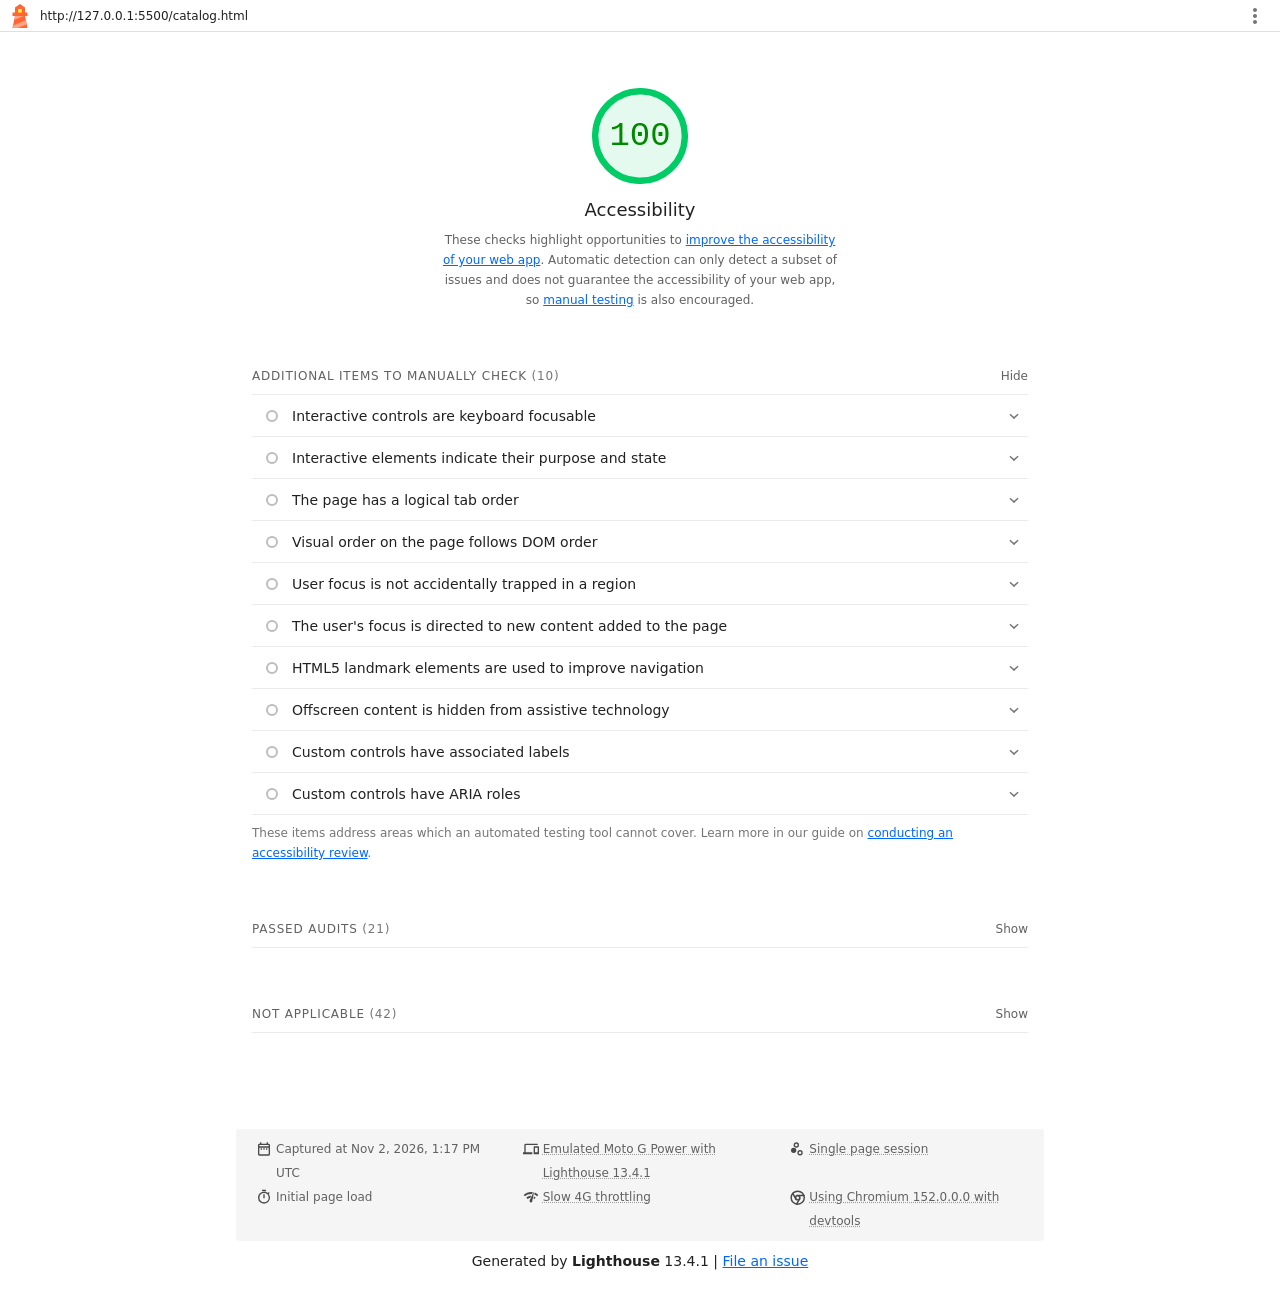
<file: lighthouse/catalog-accessibility.html>
<!--
@license
Copyright 2018 Google LLC
SPDX-License-Identifier: Apache-2.0
-->
<!doctype html>
<html lang="en">
<head>
  <meta charset="utf-8">
  <meta name="viewport" content="width=device-width, initial-scale=1, minimum-scale=1">
  <link rel="icon" href='data:image/svg+xml;utf8,<svg fill="none" xmlns="http://www.w3.org/2000/svg" viewBox="0 0 48 48"><path d="m14 7 10-7 10 7v10h5v7h-5l5 24H9l5-24H9v-7h5V7Z" fill="%23F63"/><path d="M31.561 24H14l-1.689 8.105L31.561 24ZM18.983 48H9l1.022-4.907L35.723 32.27l1.663 7.98L18.983 48Z" fill="%23FFA385"/><path fill="%23FF3" d="M20.5 10h7v7h-7z"/></svg>'>
  <title>Lighthouse Report</title>
  <style>body {margin: 0}</style>
</head>
<body>
  <noscript>Lighthouse report requires JavaScript. Please enable.</noscript>

  <div id="lh-log"></div>

  <script>window.__LIGHTHOUSE_JSON__ = {"lighthouseVersion":"13.4.1","requestedUrl":"http://127.0.0.1:5500/catalog.html","mainDocumentUrl":"http://127.0.0.1:5500/catalog.html","finalDisplayedUrl":"http://127.0.0.1:5500/catalog.html","finalUrl":"http://127.0.0.1:5500/catalog.html","fetchTime":"2026-11-02T13:17:39.063Z","gatherMode":"navigation","runWarnings":[],"userAgent":"Mozilla/5.0 (Windows NT 10.0; Win64; x64) AppleWebKit/537.36 (KHTML, like Gecko) Chrome/152.0.0.0 YaBrowser/26.10.0.0 Safari/537.36","environment":{"networkUserAgent":"Mozilla/5.0 (Linux; Android 11; moto g power (2022)) AppleWebKit/537.36 (KHTML, like Gecko) Chrome/152.0.0.0 Mobile Safari/537.36","hostUserAgent":"Mozilla/5.0 (Windows NT 10.0; Win64; x64) AppleWebKit/537.36 (KHTML, like Gecko) Chrome/152.0.0.0 YaBrowser/26.10.0.0 Safari/537.36","benchmarkIndex":2985.5,"credits":{"axe-core":"4.12.1"}},"audits":{"accesskeys":{"id":"accesskeys","title":"`[accesskey]` values are unique","description":"Access keys let users quickly focus a part of the page. For proper navigation, each access key must be unique. [Learn more about access keys](https://dequeuniversity.com/rules/axe/4.12/accesskeys).","score":null,"scoreDisplayMode":"notApplicable"},"aria-allowed-attr":{"id":"aria-allowed-attr","title":"`[aria-*]` attributes match their roles","description":"Each ARIA `role` supports a specific subset of `aria-*` attributes. Mismatching these invalidates the `aria-*` attributes. [Learn how to match ARIA attributes to their roles](https://dequeuniversity.com/rules/axe/4.12/aria-allowed-attr).","score":1,"scoreDisplayMode":"binary","details":{"type":"table","headings":[{"key":"node","valueType":"node","subItemsHeading":{"key":"relatedNode","valueType":"node"},"label":"Failing Elements"}],"items":[]}},"aria-allowed-role":{"id":"aria-allowed-role","title":"Uses ARIA roles only on compatible elements","description":"Many HTML elements can only be assigned certain ARIA roles. Using ARIA roles where they are not allowed can interfere with the accessibility of the web page. [Learn more about ARIA roles](https://dequeuniversity.com/rules/axe/4.12/aria-allowed-role).","score":null,"scoreDisplayMode":"notApplicable"},"aria-command-name":{"id":"aria-command-name","title":"`button`, `link`, and `menuitem` elements have accessible names","description":"When an element doesn't have an accessible name, screen readers announce it with a generic name, making it unusable for users who rely on screen readers. [Learn how to make command elements more accessible](https://dequeuniversity.com/rules/axe/4.12/aria-command-name).","score":null,"scoreDisplayMode":"notApplicable"},"aria-conditional-attr":{"id":"aria-conditional-attr","title":"ARIA attributes are used as specified for the element's role","description":"Some ARIA attributes are only allowed on an element under certain conditions. [Learn more about conditional ARIA attributes](https://dequeuniversity.com/rules/axe/4.12/aria-conditional-attr).","score":1,"scoreDisplayMode":"binary","details":{"type":"table","headings":[{"key":"node","valueType":"node","subItemsHeading":{"key":"relatedNode","valueType":"node"},"label":"Failing Elements"}],"items":[]}},"aria-deprecated-role":{"id":"aria-deprecated-role","title":"Deprecated ARIA roles were not used","description":"Deprecated ARIA roles may not be processed correctly by assistive technology. [Learn more about deprecated ARIA roles](https://dequeuniversity.com/rules/axe/4.12/aria-deprecated-role).","score":null,"scoreDisplayMode":"notApplicable"},"aria-dialog-name":{"id":"aria-dialog-name","title":"Elements with `role=\"dialog\"` or `role=\"alertdialog\"` have accessible names.","description":"ARIA dialog elements without accessible names may prevent screen readers users from discerning the purpose of these elements. [Learn how to make ARIA dialog elements more accessible](https://dequeuniversity.com/rules/axe/4.12/aria-dialog-name).","score":null,"scoreDisplayMode":"notApplicable"},"aria-hidden-body":{"id":"aria-hidden-body","title":"`[aria-hidden=\"true\"]` is not present on the document `\u003cbody>`","description":"Assistive technologies, like screen readers, work inconsistently when `aria-hidden=\"true\"` is set on the document `\u003cbody>`. [Learn how `aria-hidden` affects the document body](https://dequeuniversity.com/rules/axe/4.12/aria-hidden-body).","score":1,"scoreDisplayMode":"binary","details":{"type":"table","headings":[{"key":"node","valueType":"node","subItemsHeading":{"key":"relatedNode","valueType":"node"},"label":"Failing Elements"}],"items":[]}},"aria-hidden-focus":{"id":"aria-hidden-focus","title":"`[aria-hidden=\"true\"]` elements do not contain focusable descendents","description":"Focusable descendents within an `[aria-hidden=\"true\"]` element prevent those interactive elements from being available to users of assistive technologies like screen readers. [Learn how `aria-hidden` affects focusable elements](https://dequeuniversity.com/rules/axe/4.12/aria-hidden-focus).","score":null,"scoreDisplayMode":"notApplicable"},"aria-input-field-name":{"id":"aria-input-field-name","title":"ARIA input fields have accessible names","description":"When an input field doesn't have an accessible name, screen readers announce it with a generic name, making it unusable for users who rely on screen readers. [Learn more about input field labels](https://dequeuniversity.com/rules/axe/4.12/aria-input-field-name).","score":null,"scoreDisplayMode":"notApplicable"},"aria-meter-name":{"id":"aria-meter-name","title":"ARIA `meter` elements have accessible names","description":"When a meter element doesn't have an accessible name, screen readers announce it with a generic name, making it unusable for users who rely on screen readers. [Learn how to name `meter` elements](https://dequeuniversity.com/rules/axe/4.12/aria-meter-name).","score":null,"scoreDisplayMode":"notApplicable"},"aria-progressbar-name":{"id":"aria-progressbar-name","title":"ARIA `progressbar` elements have accessible names","description":"When a `progressbar` element doesn't have an accessible name, screen readers announce it with a generic name, making it unusable for users who rely on screen readers. [Learn how to label `progressbar` elements](https://dequeuniversity.com/rules/axe/4.12/aria-progressbar-name).","score":null,"scoreDisplayMode":"notApplicable"},"aria-prohibited-attr":{"id":"aria-prohibited-attr","title":"Elements use only permitted ARIA attributes","description":"Using ARIA attributes in roles where they are prohibited can mean that important information is not communicated to users of assistive technologies. [Learn more about prohibited ARIA roles](https://dequeuniversity.com/rules/axe/4.12/aria-prohibited-attr).","score":1,"scoreDisplayMode":"binary","details":{"type":"table","headings":[{"key":"node","valueType":"node","subItemsHeading":{"key":"relatedNode","valueType":"node"},"label":"Failing Elements"}],"items":[]}},"aria-required-attr":{"id":"aria-required-attr","title":"`[role]`s have all required `[aria-*]` attributes","description":"Some ARIA roles have required attributes that describe the state of the element to screen readers. [Learn more about roles and required attributes](https://dequeuniversity.com/rules/axe/4.12/aria-required-attr).","score":null,"scoreDisplayMode":"notApplicable"},"aria-required-children":{"id":"aria-required-children","title":"Elements with an ARIA `[role]` that require children to contain a specific `[role]` have all required children.","description":"Some ARIA parent roles must contain specific child roles to perform their intended accessibility functions. [Learn more about roles and required children elements](https://dequeuniversity.com/rules/axe/4.12/aria-required-children).","score":null,"scoreDisplayMode":"notApplicable"},"aria-required-parent":{"id":"aria-required-parent","title":"`[role]`s are contained by their required parent element","description":"Some ARIA child roles must be contained by specific parent roles to properly perform their intended accessibility functions. [Learn more about ARIA roles and required parent element](https://dequeuniversity.com/rules/axe/4.12/aria-required-parent).","score":null,"scoreDisplayMode":"notApplicable"},"aria-roles":{"id":"aria-roles","title":"`[role]` values are valid","description":"ARIA roles must have valid values in order to perform their intended accessibility functions. [Learn more about valid ARIA roles](https://dequeuniversity.com/rules/axe/4.12/aria-roles).","score":null,"scoreDisplayMode":"notApplicable"},"aria-text":{"id":"aria-text","title":"Elements with the `role=text` attribute do not have focusable descendents.","description":"Adding `role=text` around a text node split by markup enables VoiceOver to treat it as one phrase, but the element's focusable descendents will not be announced. [Learn more about the `role=text` attribute](https://dequeuniversity.com/rules/axe/4.12/aria-text).","score":null,"scoreDisplayMode":"notApplicable"},"aria-toggle-field-name":{"id":"aria-toggle-field-name","title":"ARIA toggle fields have accessible names","description":"When a toggle field doesn't have an accessible name, screen readers announce it with a generic name, making it unusable for users who rely on screen readers. [Learn more about toggle fields](https://dequeuniversity.com/rules/axe/4.12/aria-toggle-field-name).","score":null,"scoreDisplayMode":"notApplicable"},"aria-tooltip-name":{"id":"aria-tooltip-name","title":"ARIA `tooltip` elements have accessible names","description":"When a tooltip element doesn't have an accessible name, screen readers announce it with a generic name, making it unusable for users who rely on screen readers. [Learn how to name `tooltip` elements](https://dequeuniversity.com/rules/axe/4.12/aria-tooltip-name).","score":null,"scoreDisplayMode":"notApplicable"},"aria-treeitem-name":{"id":"aria-treeitem-name","title":"ARIA `treeitem` elements have accessible names","description":"When a `treeitem` element doesn't have an accessible name, screen readers announce it with a generic name, making it unusable for users who rely on screen readers. [Learn more about labeling `treeitem` elements](https://dequeuniversity.com/rules/axe/4.12/aria-treeitem-name).","score":null,"scoreDisplayMode":"notApplicable"},"aria-valid-attr-value":{"id":"aria-valid-attr-value","title":"`[aria-*]` attributes have valid values","description":"Assistive technologies, like screen readers, can't interpret ARIA attributes with invalid values. [Learn more about valid values for ARIA attributes](https://dequeuniversity.com/rules/axe/4.12/aria-valid-attr-value).","score":1,"scoreDisplayMode":"binary","details":{"type":"table","headings":[{"key":"node","valueType":"node","subItemsHeading":{"key":"relatedNode","valueType":"node"},"label":"Failing Elements"}],"items":[]}},"aria-valid-attr":{"id":"aria-valid-attr","title":"`[aria-*]` attributes are valid and not misspelled","description":"Assistive technologies, like screen readers, can't interpret ARIA attributes with invalid names. [Learn more about valid ARIA attributes](https://dequeuniversity.com/rules/axe/4.12/aria-valid-attr).","score":1,"scoreDisplayMode":"binary","details":{"type":"table","headings":[{"key":"node","valueType":"node","subItemsHeading":{"key":"relatedNode","valueType":"node"},"label":"Failing Elements"}],"items":[]}},"button-name":{"id":"button-name","title":"Buttons have an accessible name","description":"When a button doesn't have an accessible name, screen readers announce it as \"button\", making it unusable for users who rely on screen readers. [Learn how to make buttons more accessible](https://dequeuniversity.com/rules/axe/4.12/button-name).","score":1,"scoreDisplayMode":"binary","details":{"type":"table","headings":[{"key":"node","valueType":"node","subItemsHeading":{"key":"relatedNode","valueType":"node"},"label":"Failing Elements"}],"items":[]}},"bypass":{"id":"bypass","title":"The page contains a heading, skip link, or landmark region","description":"Adding ways to bypass repetitive content lets keyboard users navigate the page more efficiently. [Learn more about bypass blocks](https://dequeuniversity.com/rules/axe/4.12/bypass).","score":null,"scoreDisplayMode":"notApplicable"},"color-contrast":{"id":"color-contrast","title":"Background and foreground colors have a sufficient contrast ratio","description":"Low-contrast text is difficult or impossible for many users to read. [Learn how to provide sufficient color contrast](https://dequeuniversity.com/rules/axe/4.12/color-contrast).","score":1,"scoreDisplayMode":"binary","details":{"type":"table","headings":[{"key":"node","valueType":"node","subItemsHeading":{"key":"relatedNode","valueType":"node"},"label":"Failing Elements"}],"items":[]}},"definition-list":{"id":"definition-list","title":"`\u003cdl>`'s contain only properly-ordered `\u003cdt>` and `\u003cdd>` groups, `\u003cscript>`, `\u003ctemplate>` or `\u003cdiv>` elements.","description":"When definition lists are not properly marked up, screen readers may produce confusing or inaccurate output. [Learn how to structure definition lists correctly](https://dequeuniversity.com/rules/axe/4.12/definition-list).","score":null,"scoreDisplayMode":"notApplicable"},"dlitem":{"id":"dlitem","title":"Definition list items are wrapped in `\u003cdl>` elements","description":"Definition list items (`\u003cdt>` and `\u003cdd>`) must be wrapped in a parent `\u003cdl>` element to ensure that screen readers can properly announce them. [Learn how to structure definition lists correctly](https://dequeuniversity.com/rules/axe/4.12/dlitem).","score":null,"scoreDisplayMode":"notApplicable"},"document-title":{"id":"document-title","title":"Document has a `\u003ctitle>` element","description":"The title gives screen reader users an overview of the page, and search engine users rely on it heavily to determine if a page is relevant to their search. [Learn more about document titles](https://dequeuniversity.com/rules/axe/4.12/document-title).","score":1,"scoreDisplayMode":"binary","details":{"type":"table","headings":[{"key":"node","valueType":"node","subItemsHeading":{"key":"relatedNode","valueType":"node"},"label":"Failing Elements"}],"items":[]}},"duplicate-id-aria":{"id":"duplicate-id-aria","title":"ARIA IDs are unique","description":"The value of an ARIA ID must be unique to prevent other instances from being overlooked by assistive technologies. [Learn how to fix duplicate ARIA IDs](https://dequeuniversity.com/rules/axe/4.12/duplicate-id-aria).","score":null,"scoreDisplayMode":"notApplicable"},"empty-heading":{"id":"empty-heading","title":"All heading elements contain content.","description":"A heading with no content or inaccessible text prevent screen reader users from accessing information on the page's structure. [Learn more about headings](https://dequeuniversity.com/rules/axe/4.12/empty-heading).","score":null,"scoreDisplayMode":"notApplicable"},"form-field-multiple-labels":{"id":"form-field-multiple-labels","title":"No form fields have multiple labels","description":"Form fields with multiple labels can be confusingly announced by assistive technologies like screen readers which use either the first, the last, or all of the labels. [Learn how to use form labels](https://dequeuniversity.com/rules/axe/4.12/form-field-multiple-labels).","score":null,"scoreDisplayMode":"notApplicable"},"frame-title":{"id":"frame-title","title":"`\u003cframe>` or `\u003ciframe>` elements have a title","description":"Screen reader users rely on frame titles to describe the contents of frames. [Learn more about frame titles](https://dequeuniversity.com/rules/axe/4.12/frame-title).","score":null,"scoreDisplayMode":"notApplicable"},"heading-order":{"id":"heading-order","title":"Heading elements appear in a sequentially-descending order","description":"Properly ordered headings that do not skip levels convey the semantic structure of the page, making it easier to navigate and understand when using assistive technologies. [Learn more about heading order](https://dequeuniversity.com/rules/axe/4.12/heading-order).","score":1,"scoreDisplayMode":"binary","details":{"type":"table","headings":[{"key":"node","valueType":"node","subItemsHeading":{"key":"relatedNode","valueType":"node"},"label":"Failing Elements"}],"items":[]}},"html-has-lang":{"id":"html-has-lang","title":"`\u003chtml>` element has a `[lang]` attribute","description":"If a page doesn't specify a `lang` attribute, a screen reader assumes that the page is in the default language that the user chose when setting up the screen reader. If the page isn't actually in the default language, then the screen reader might not announce the page's text correctly. [Learn more about the `lang` attribute](https://dequeuniversity.com/rules/axe/4.12/html-has-lang).","score":1,"scoreDisplayMode":"binary","details":{"type":"table","headings":[{"key":"node","valueType":"node","subItemsHeading":{"key":"relatedNode","valueType":"node"},"label":"Failing Elements"}],"items":[]}},"html-lang-valid":{"id":"html-lang-valid","title":"`\u003chtml>` element has a valid value for its `[lang]` attribute","description":"Specifying a valid [BCP 47 language](https://www.w3.org/International/questions/qa-choosing-language-tags#question) helps screen readers announce text properly. [Learn how to use the `lang` attribute](https://dequeuniversity.com/rules/axe/4.12/html-lang-valid).","score":1,"scoreDisplayMode":"binary","details":{"type":"table","headings":[{"key":"node","valueType":"node","subItemsHeading":{"key":"relatedNode","valueType":"node"},"label":"Failing Elements"}],"items":[]}},"html-xml-lang-mismatch":{"id":"html-xml-lang-mismatch","title":"`\u003chtml>` element has an `[xml:lang]` attribute with the same base language as the `[lang]` attribute.","description":"If the webpage does not specify a consistent language, then the screen reader might not announce the page's text correctly. [Learn more about the `lang` attribute](https://dequeuniversity.com/rules/axe/4.12/html-xml-lang-mismatch).","score":null,"scoreDisplayMode":"notApplicable"},"identical-links-same-purpose":{"id":"identical-links-same-purpose","title":"Identical links have the same purpose.","description":"Links with the same destination should have the same description, to help users understand the link's purpose and decide whether to follow it. [Learn more about identical links](https://dequeuniversity.com/rules/axe/4.12/identical-links-same-purpose).","score":null,"scoreDisplayMode":"notApplicable"},"image-alt":{"id":"image-alt","title":"Image elements have `[alt]` attributes","description":"Informative elements should aim for short, descriptive alternate text. Decorative elements can be ignored with an empty alt attribute. [Learn more about the `alt` attribute](https://dequeuniversity.com/rules/axe/4.12/image-alt).","score":1,"scoreDisplayMode":"binary","details":{"type":"table","headings":[{"key":"node","valueType":"node","subItemsHeading":{"key":"relatedNode","valueType":"node"},"label":"Failing Elements"}],"items":[]}},"image-redundant-alt":{"id":"image-redundant-alt","title":"Image elements do not have `[alt]` attributes that are redundant text.","description":"Informative elements should aim for short, descriptive alternative text. Alternative text that is exactly the same as the text adjacent to the link or image is potentially confusing for screen reader users, because the text will be read twice. [Learn more about the `alt` attribute](https://dequeuniversity.com/rules/axe/4.12/image-redundant-alt).","score":null,"scoreDisplayMode":"notApplicable"},"input-button-name":{"id":"input-button-name","title":"Input buttons have discernible text.","description":"Adding discernable and accessible text to input buttons may help screen reader users understand the purpose of the input button. [Learn more about input buttons](https://dequeuniversity.com/rules/axe/4.12/input-button-name).","score":null,"scoreDisplayMode":"notApplicable"},"input-image-alt":{"id":"input-image-alt","title":"`\u003cinput type=\"image\">` elements have `[alt]` text","description":"When an image is being used as an `\u003cinput>` button, providing alternative text can help screen reader users understand the purpose of the button. [Learn about input image alt text](https://dequeuniversity.com/rules/axe/4.12/input-image-alt).","score":null,"scoreDisplayMode":"notApplicable"},"label-content-name-mismatch":{"id":"label-content-name-mismatch","title":"Elements with visible text labels have matching accessible names.","description":"Visible text labels that do not match the accessible name can result in a confusing experience for screen reader users. [Learn more about accessible names](https://dequeuniversity.com/rules/axe/4.12/label-content-name-mismatch).","score":1,"scoreDisplayMode":"binary","details":{"type":"table","headings":[{"key":"node","valueType":"node","subItemsHeading":{"key":"relatedNode","valueType":"node"},"label":"Failing Elements"}],"items":[]}},"label":{"id":"label","title":"Form elements have associated labels","description":"Labels ensure that form controls are announced properly by assistive technologies, like screen readers. [Learn more about form element labels](https://dequeuniversity.com/rules/axe/4.12/label).","score":1,"scoreDisplayMode":"binary","details":{"type":"table","headings":[{"key":"node","valueType":"node","subItemsHeading":{"key":"relatedNode","valueType":"node"},"label":"Failing Elements"}],"items":[]}},"landmark-one-main":{"id":"landmark-one-main","title":"Document has a main landmark.","description":"One main landmark helps screen reader users navigate a web page. [Learn more about landmarks](https://dequeuniversity.com/rules/axe/4.12/landmark-one-main).","score":1,"scoreDisplayMode":"binary","details":{"type":"table","headings":[{"key":"node","valueType":"node","subItemsHeading":{"key":"relatedNode","valueType":"node"},"label":"Failing Elements"}],"items":[]}},"link-name":{"id":"link-name","title":"Links have a discernible name","description":"Link text (and alternate text for images, when used as links) that is discernible, unique, and focusable improves the navigation experience for screen reader users. [Learn how to make links accessible](https://dequeuniversity.com/rules/axe/4.12/link-name).","score":1,"scoreDisplayMode":"binary","details":{"type":"table","headings":[{"key":"node","valueType":"node","subItemsHeading":{"key":"relatedNode","valueType":"node"},"label":"Failing Elements"}],"items":[]}},"link-in-text-block":{"id":"link-in-text-block","title":"Links are distinguishable without relying on color.","description":"Low-contrast text is difficult or impossible for many users to read. Link text that is discernible improves the experience for users with low vision. [Learn how to make links distinguishable](https://dequeuniversity.com/rules/axe/4.12/link-in-text-block).","score":null,"scoreDisplayMode":"notApplicable"},"list":{"id":"list","title":"Lists contain only `\u003cli>` elements and script supporting elements (`\u003cscript>` and `\u003ctemplate>`).","description":"Screen readers have a specific way of announcing lists. Ensuring proper list structure aids screen reader output. [Learn more about proper list structure](https://dequeuniversity.com/rules/axe/4.12/list).","score":1,"scoreDisplayMode":"binary","details":{"type":"table","headings":[{"key":"node","valueType":"node","subItemsHeading":{"key":"relatedNode","valueType":"node"},"label":"Failing Elements"}],"items":[]}},"listitem":{"id":"listitem","title":"List items (`\u003cli>`) are contained within `\u003cul>`, `\u003col>` or `\u003cmenu>` parent elements","description":"Screen readers require list items (`\u003cli>`) to be contained within a parent `\u003cul>`, `\u003col>` or `\u003cmenu>` to be announced properly. [Learn more about proper list structure](https://dequeuniversity.com/rules/axe/4.12/listitem).","score":1,"scoreDisplayMode":"binary","details":{"type":"table","headings":[{"key":"node","valueType":"node","subItemsHeading":{"key":"relatedNode","valueType":"node"},"label":"Failing Elements"}],"items":[]}},"meta-refresh":{"id":"meta-refresh","title":"The document does not use `\u003cmeta http-equiv=\"refresh\">`","description":"Users do not expect a page to refresh automatically, and doing so will move focus back to the top of the page. This may create a frustrating or confusing experience. [Learn more about the refresh meta tag](https://dequeuniversity.com/rules/axe/4.12/meta-refresh).","score":null,"scoreDisplayMode":"notApplicable"},"meta-viewport":{"id":"meta-viewport","title":"`[user-scalable=\"no\"]` is not used in the `\u003cmeta name=\"viewport\">` element and the `[maximum-scale]` attribute is not less than 5.","description":"Disabling zooming is problematic for users with low vision who rely on screen magnification to properly see the contents of a web page. [Learn more about the viewport meta tag](https://dequeuniversity.com/rules/axe/4.12/meta-viewport).","score":1,"scoreDisplayMode":"binary","details":{"type":"table","headings":[{"key":"node","valueType":"node","subItemsHeading":{"key":"relatedNode","valueType":"node"},"label":"Failing Elements"}],"items":[]}},"object-alt":{"id":"object-alt","title":"`\u003cobject>` elements have alternate text","description":"Screen readers cannot translate non-text content. Adding alternate text to `\u003cobject>` elements helps screen readers convey meaning to users. [Learn more about alt text for `object` elements](https://dequeuniversity.com/rules/axe/4.12/object-alt).","score":null,"scoreDisplayMode":"notApplicable"},"select-name":{"id":"select-name","title":"Select elements have associated label elements.","description":"Form elements without effective labels can create frustrating experiences for screen reader users. [Learn more about the `select` element](https://dequeuniversity.com/rules/axe/4.12/select-name).","score":null,"scoreDisplayMode":"notApplicable"},"skip-link":{"id":"skip-link","title":"Skip links are focusable.","description":"Including a skip link can help users skip to the main content to save time. [Learn more about skip links](https://dequeuniversity.com/rules/axe/4.12/skip-link).","score":1,"scoreDisplayMode":"binary","details":{"type":"table","headings":[{"key":"node","valueType":"node","subItemsHeading":{"key":"relatedNode","valueType":"node"},"label":"Failing Elements"}],"items":[]}},"tabindex":{"id":"tabindex","title":"No element has a `[tabindex]` value greater than 0","description":"A value greater than 0 implies an explicit navigation ordering. Although technically valid, this often creates frustrating experiences for users who rely on assistive technologies. [Learn more about the `tabindex` attribute](https://dequeuniversity.com/rules/axe/4.12/tabindex).","score":null,"scoreDisplayMode":"notApplicable"},"table-duplicate-name":{"id":"table-duplicate-name","title":"Tables have different content in the summary attribute and `\u003ccaption>`.","description":"The summary attribute should describe the table structure, while `\u003ccaption>` should have the onscreen title. Accurate table mark-up helps users of screen readers. [Learn more about summary and caption](https://dequeuniversity.com/rules/axe/4.12/table-duplicate-name).","score":null,"scoreDisplayMode":"notApplicable"},"table-fake-caption":{"id":"table-fake-caption","title":"Tables use `\u003ccaption>` instead of cells with the `[colspan]` attribute to indicate a caption.","description":"Screen readers have features to make navigating tables easier. Ensuring that tables use the actual caption element instead of cells with the `[colspan]` attribute may improve the experience for screen reader users. [Learn more about captions](https://dequeuniversity.com/rules/axe/4.12/table-fake-caption).","score":null,"scoreDisplayMode":"notApplicable"},"target-size":{"id":"target-size","title":"Touch targets have sufficient size and spacing.","description":"Touch targets with sufficient size and spacing help users who may have difficulty targeting small controls to activate the targets. [Learn more about touch targets](https://dequeuniversity.com/rules/axe/4.12/target-size).","score":1,"scoreDisplayMode":"binary","details":{"type":"table","headings":[{"key":"node","valueType":"node","subItemsHeading":{"key":"relatedNode","valueType":"node"},"label":"Failing Elements"}],"items":[]}},"td-has-header":{"id":"td-has-header","title":"`\u003ctd>` elements in a large `\u003ctable>` have one or more table headers.","description":"Screen readers have features to make navigating tables easier. Ensuring that `\u003ctd>` elements in a large table (3 or more cells in width and height) have an associated table header may improve the experience for screen reader users. [Learn more about table headers](https://dequeuniversity.com/rules/axe/4.12/td-has-header).","score":null,"scoreDisplayMode":"notApplicable"},"td-headers-attr":{"id":"td-headers-attr","title":"Cells in a `\u003ctable>` element that use the `[headers]` attribute refer to table cells within the same table.","description":"Screen readers have features to make navigating tables easier. Ensuring `\u003ctd>` cells using the `[headers]` attribute only refer to other cells in the same table may improve the experience for screen reader users. [Learn more about the `headers` attribute](https://dequeuniversity.com/rules/axe/4.12/td-headers-attr).","score":null,"scoreDisplayMode":"notApplicable"},"th-has-data-cells":{"id":"th-has-data-cells","title":"`\u003cth>` elements and elements with `[role=\"columnheader\"/\"rowheader\"]` have data cells they describe.","description":"Screen readers have features to make navigating tables easier. Ensuring table headers always refer to some set of cells may improve the experience for screen reader users. [Learn more about table headers](https://dequeuniversity.com/rules/axe/4.12/th-has-data-cells).","score":null,"scoreDisplayMode":"notApplicable"},"valid-lang":{"id":"valid-lang","title":"`[lang]` attributes have a valid value","description":"Specifying a valid [BCP 47 language](https://www.w3.org/International/questions/qa-choosing-language-tags#question) on elements helps ensure that text is pronounced correctly by a screen reader. [Learn how to use the `lang` attribute](https://dequeuniversity.com/rules/axe/4.12/valid-lang).","score":null,"scoreDisplayMode":"notApplicable"},"video-caption":{"id":"video-caption","title":"`\u003cvideo>` elements contain a `\u003ctrack>` element with `[kind=\"captions\"]`","description":"When a video provides a caption it is easier for deaf and hearing impaired users to access its information. [Learn more about video captions](https://dequeuniversity.com/rules/axe/4.12/video-caption).","score":null,"scoreDisplayMode":"notApplicable"},"custom-controls-labels":{"id":"custom-controls-labels","title":"Custom controls have associated labels","description":"Custom interactive controls have associated labels, provided by aria-label or aria-labelledby. [Learn more about custom controls and labels](https://developer.chrome.com/docs/lighthouse/accessibility/custom-controls-labels/).","score":null,"scoreDisplayMode":"manual"},"custom-controls-roles":{"id":"custom-controls-roles","title":"Custom controls have ARIA roles","description":"Custom interactive controls have appropriate ARIA roles. [Learn how to add roles to custom controls](https://developer.chrome.com/docs/lighthouse/accessibility/custom-control-roles/).","score":null,"scoreDisplayMode":"manual"},"focus-traps":{"id":"focus-traps","title":"User focus is not accidentally trapped in a region","description":"A user can tab into and out of any control or region without accidentally trapping their focus. [Learn how to avoid focus traps](https://developer.chrome.com/docs/lighthouse/accessibility/focus-traps/).","score":null,"scoreDisplayMode":"manual"},"focusable-controls":{"id":"focusable-controls","title":"Interactive controls are keyboard focusable","description":"Custom interactive controls are keyboard focusable and display a focus indicator. [Learn how to make custom controls focusable](https://developer.chrome.com/docs/lighthouse/accessibility/focusable-controls/).","score":null,"scoreDisplayMode":"manual"},"interactive-element-affordance":{"id":"interactive-element-affordance","title":"Interactive elements indicate their purpose and state","description":"Interactive elements, such as links and buttons, should indicate their state and be distinguishable from non-interactive elements. [Learn how to decorate interactive elements with affordance hints](https://developer.chrome.com/docs/lighthouse/accessibility/interactive-element-affordance/).","score":null,"scoreDisplayMode":"manual"},"logical-tab-order":{"id":"logical-tab-order","title":"The page has a logical tab order","description":"Tabbing through the page follows the visual layout. Users cannot focus elements that are offscreen. [Learn more about logical tab ordering](https://developer.chrome.com/docs/lighthouse/accessibility/logical-tab-order/).","score":null,"scoreDisplayMode":"manual"},"managed-focus":{"id":"managed-focus","title":"The user's focus is directed to new content added to the page","description":"If new content, such as a dialog, is added to the page, the user's focus is directed to it. [Learn how to direct focus to new content](https://developer.chrome.com/docs/lighthouse/accessibility/managed-focus/).","score":null,"scoreDisplayMode":"manual"},"offscreen-content-hidden":{"id":"offscreen-content-hidden","title":"Offscreen content is hidden from assistive technology","description":"Offscreen content is hidden with display: none or aria-hidden=true. [Learn how to properly hide offscreen content](https://developer.chrome.com/docs/lighthouse/accessibility/offscreen-content-hidden/).","score":null,"scoreDisplayMode":"manual"},"use-landmarks":{"id":"use-landmarks","title":"HTML5 landmark elements are used to improve navigation","description":"Landmark elements (`\u003cmain>`, `\u003cnav>`, etc.) are used to improve the keyboard navigation of the page for assistive technology. [Learn more about landmark elements](https://developer.chrome.com/docs/lighthouse/accessibility/use-landmarks/).","score":null,"scoreDisplayMode":"manual"},"visual-order-follows-dom":{"id":"visual-order-follows-dom","title":"Visual order on the page follows DOM order","description":"DOM order matches the visual order, improving navigation for assistive technology. [Learn more about DOM and visual ordering](https://developer.chrome.com/docs/lighthouse/accessibility/visual-order-follows-dom/).","score":null,"scoreDisplayMode":"manual"},"autocomplete-valid":{"id":"autocomplete-valid","title":"`autocomplete` attributes are used correctly","description":"The `autocomplete` attribute values must be valid and correctly applied for screen readers to function correctly. [Learn more about valid autocomplete values](https://dequeuniversity.com/rules/axe/4.12/autocomplete-valid).","score":null,"scoreDisplayMode":"notApplicable"},"presentation-role-conflict":{"id":"presentation-role-conflict","title":"Elements with `role=\"none\"` or `role=\"presentation\"` do not have conflicts","description":"There are certain cases where the semantic role of an element with `role=\"none\"` or `role=\"presentation\"` does not resolve to none or presentation. To ensure the element remains removed from the accessibility tree, you should not add any global ARIA attributes to the element or make it focusable. [Learn more about presentation role conflict](https://dequeuniversity.com/rules/axe/4.12/presentation-role-conflict).","score":null,"scoreDisplayMode":"notApplicable"},"svg-img-alt":{"id":"svg-img-alt","title":"SVG elements with an `img` role have an accessible text alternative","description":"Ensures SVG elements with an `img`, `graphics-document` or `graphics-symbol` role have an accessible text alternative. [Learn more about SVG alt text](https://dequeuniversity.com/rules/axe/4.12/svg-img-alt).","score":null,"scoreDisplayMode":"notApplicable"}},"configSettings":{"output":"json","maxWaitForFcp":30000,"maxWaitForLoad":45000,"pauseAfterFcpMs":1000,"pauseAfterLoadMs":1000,"networkQuietThresholdMs":1000,"cpuQuietThresholdMs":1000,"formFactor":"mobile","throttling":{"rttMs":150,"throughputKbps":1638.4,"requestLatencyMs":562.5,"downloadThroughputKbps":1474.5600000000002,"uploadThroughputKbps":675,"cpuSlowdownMultiplier":4},"throttlingMethod":"simulate","screenEmulation":{"mobile":true,"width":412,"height":823,"deviceScaleFactor":1.75,"disabled":true},"emulatedUserAgent":"Mozilla/5.0 (Linux; Android 11; moto g power (2022)) AppleWebKit/537.36 (KHTML, like Gecko) Chrome/136.0.0.0 Mobile Safari/537.36","auditMode":false,"gatherMode":false,"clearStorageTypes":["file_systems","shader_cache","service_workers","cache_storage"],"disableStorageReset":false,"debugNavigation":false,"channel":"devtools","usePassiveGathering":false,"disableFullPageScreenshot":false,"skipAboutBlank":false,"blankPage":"about:blank","ignoreStatusCode":true,"locale":"en-US","blockedUrlPatterns":null,"additionalTraceCategories":"","extraHeaders":null,"precomputedLanternData":null,"onlyAudits":null,"onlyCategories":["accessibility"],"skipAudits":null},"categories":{"accessibility":{"title":"Accessibility","description":"These checks highlight opportunities to [improve the accessibility of your web app](https://developer.chrome.com/docs/lighthouse/accessibility/). Automatic detection can only detect a subset of issues and does not guarantee the accessibility of your web app, so [manual testing](https://web.dev/articles/how-to-review) is also encouraged.","manualDescription":"These items address areas which an automated testing tool cannot cover. Learn more in our guide on [conducting an accessibility review](https://web.dev/articles/how-to-review).","supportedModes":["navigation","snapshot"],"auditRefs":[{"id":"accesskeys","weight":0,"group":"a11y-navigation"},{"id":"aria-allowed-attr","weight":10,"group":"a11y-aria"},{"id":"aria-command-name","weight":0,"group":"a11y-aria"},{"id":"aria-conditional-attr","weight":7,"group":"a11y-aria"},{"id":"aria-deprecated-role","weight":0,"group":"a11y-aria"},{"id":"aria-dialog-name","weight":0,"group":"a11y-aria"},{"id":"aria-hidden-body","weight":10,"group":"a11y-aria"},{"id":"aria-hidden-focus","weight":0,"group":"a11y-aria"},{"id":"aria-input-field-name","weight":0,"group":"a11y-aria"},{"id":"aria-meter-name","weight":0,"group":"a11y-aria"},{"id":"aria-progressbar-name","weight":0,"group":"a11y-aria"},{"id":"aria-prohibited-attr","weight":7,"group":"a11y-aria"},{"id":"aria-required-attr","weight":0,"group":"a11y-aria"},{"id":"aria-required-children","weight":0,"group":"a11y-aria"},{"id":"aria-required-parent","weight":0,"group":"a11y-aria"},{"id":"aria-roles","weight":0,"group":"a11y-aria"},{"id":"aria-text","weight":0,"group":"a11y-aria"},{"id":"aria-toggle-field-name","weight":0,"group":"a11y-aria"},{"id":"aria-tooltip-name","weight":0,"group":"a11y-aria"},{"id":"aria-treeitem-name","weight":0,"group":"a11y-aria"},{"id":"aria-valid-attr-value","weight":10,"group":"a11y-aria"},{"id":"aria-valid-attr","weight":10,"group":"a11y-aria"},{"id":"button-name","weight":10,"group":"a11y-names-labels"},{"id":"bypass","weight":0,"group":"a11y-navigation"},{"id":"color-contrast","weight":7,"group":"a11y-color-contrast"},{"id":"definition-list","weight":0,"group":"a11y-tables-lists"},{"id":"dlitem","weight":0,"group":"a11y-tables-lists"},{"id":"document-title","weight":7,"group":"a11y-names-labels"},{"id":"duplicate-id-aria","weight":0,"group":"a11y-aria"},{"id":"form-field-multiple-labels","weight":0,"group":"a11y-names-labels"},{"id":"frame-title","weight":0,"group":"a11y-names-labels"},{"id":"heading-order","weight":3,"group":"a11y-navigation"},{"id":"html-has-lang","weight":7,"group":"a11y-language"},{"id":"html-lang-valid","weight":7,"group":"a11y-language"},{"id":"html-xml-lang-mismatch","weight":0,"group":"a11y-language"},{"id":"image-alt","weight":10,"group":"a11y-names-labels"},{"id":"input-button-name","weight":0,"group":"a11y-names-labels"},{"id":"input-image-alt","weight":0,"group":"a11y-names-labels"},{"id":"label","weight":10,"group":"a11y-names-labels"},{"id":"link-in-text-block","weight":0,"group":"a11y-color-contrast"},{"id":"link-name","weight":7,"group":"a11y-names-labels"},{"id":"list","weight":7,"group":"a11y-tables-lists"},{"id":"listitem","weight":7,"group":"a11y-tables-lists"},{"id":"meta-refresh","weight":0,"group":"a11y-best-practices"},{"id":"meta-viewport","weight":10,"group":"a11y-best-practices"},{"id":"object-alt","weight":0,"group":"a11y-names-labels"},{"id":"select-name","weight":0,"group":"a11y-names-labels"},{"id":"skip-link","weight":3,"group":"a11y-names-labels"},{"id":"tabindex","weight":0,"group":"a11y-navigation"},{"id":"target-size","weight":7,"group":"a11y-best-practices"},{"id":"td-headers-attr","weight":0,"group":"a11y-tables-lists"},{"id":"th-has-data-cells","weight":0,"group":"a11y-tables-lists"},{"id":"valid-lang","weight":0,"group":"a11y-language"},{"id":"video-caption","weight":0,"group":"a11y-audio-video"},{"id":"landmark-one-main","weight":3,"group":"a11y-best-practices"},{"id":"autocomplete-valid","weight":0,"group":"a11y-best-practices"},{"id":"presentation-role-conflict","weight":0,"group":"a11y-best-practices"},{"id":"svg-img-alt","weight":0,"group":"a11y-best-practices"},{"id":"focusable-controls","weight":0},{"id":"interactive-element-affordance","weight":0},{"id":"logical-tab-order","weight":0},{"id":"visual-order-follows-dom","weight":0},{"id":"focus-traps","weight":0},{"id":"managed-focus","weight":0},{"id":"use-landmarks","weight":0},{"id":"offscreen-content-hidden","weight":0},{"id":"custom-controls-labels","weight":0},{"id":"custom-controls-roles","weight":0},{"id":"table-duplicate-name","weight":0,"group":"a11y-best-practices"},{"id":"empty-heading","weight":0,"group":"a11y-best-practices"},{"id":"aria-allowed-role","weight":0,"group":"a11y-best-practices"},{"id":"image-redundant-alt","weight":0,"group":"a11y-names-labels"},{"id":"identical-links-same-purpose","weight":0,"group":"a11y-best-practices"},{"id":"label-content-name-mismatch","weight":0,"group":"hidden"},{"id":"table-fake-caption","weight":0,"group":"hidden"},{"id":"td-has-header","weight":0,"group":"hidden"}],"id":"accessibility","score":1}},"categoryGroups":{"metrics":{"title":"Metrics"},"insights":{"title":"Insights","description":"These insights are also available in the Chrome DevTools Performance Panel - [record a trace](https://developer.chrome.com/docs/devtools/performance/reference) to view more detailed information."},"diagnostics":{"title":"Diagnostics","description":"More information about the performance of your application. These numbers don't [directly affect](https://developer.chrome.com/docs/lighthouse/performance/performance-scoring/) the Performance score."},"a11y-best-practices":{"title":"Best practices","description":"These items highlight common accessibility best practices."},"a11y-color-contrast":{"title":"Contrast","description":"These are opportunities to improve the legibility of your content."},"a11y-names-labels":{"title":"Names and labels","description":"These are opportunities to improve the semantics of the controls in your application. This may enhance the experience for users of assistive technology, like a screen reader."},"a11y-navigation":{"title":"Navigation","description":"These are opportunities to improve keyboard navigation in your application."},"a11y-aria":{"title":"ARIA","description":"These are opportunities to improve the usage of ARIA in your application which may enhance the experience for users of assistive technology, like a screen reader."},"a11y-language":{"title":"Internationalization and localization","description":"These are opportunities to improve the interpretation of your content by users in different locales."},"a11y-audio-video":{"title":"Audio and video","description":"These are opportunities to provide alternative content for audio and video. This may improve the experience for users with hearing or vision impairments."},"a11y-tables-lists":{"title":"Tables and lists","description":"These are opportunities to improve the experience of reading tabular or list data using assistive technology, like a screen reader."},"seo-mobile":{"title":"Mobile Friendly","description":"Make sure your pages are mobile friendly so users don’t have to pinch or zoom in order to read the content pages. [Learn how to make pages mobile-friendly](https://developers.google.com/search/mobile-sites/)."},"seo-content":{"title":"Content Best Practices","description":"Format your HTML in a way that enables crawlers to better understand your app’s content."},"seo-crawl":{"title":"Crawling and Indexing","description":"To appear in search results, crawlers need access to your app."},"best-practices-trust-safety":{"title":"Trust and Safety"},"best-practices-ux":{"title":"User Experience"},"best-practices-browser-compat":{"title":"Browser Compatibility"},"best-practices-general":{"title":"General"},"webmcp":{"title":"WebMCP","description":"Audits validating WebMCP integration."},"agent-accessibility":{"title":"Agent Accessibility","description":"These audits highlight best practices for improving the accessibility of the website for AI agents."},"hidden":{"title":""}},"stackPacks":[],"entities":[{"name":"127.0.0.1","origins":["http://127.0.0.1:5500"],"isFirstParty":true,"isUnrecognized":true}],"fullPageScreenshot":{"screenshot":{"data":"[data-uri]","width":412,"height":3722.400146484375},"nodes":{"1-0-A":{"id":"","top":3666,"bottom":3706,"left":356,"right":396,"width":40,"height":40}}},"timing":{"entries":[{"startTime":128.1,"name":"lh:config","duration":119.7,"entryType":"measure"},{"startTime":128.9,"name":"lh:config:resolveArtifactsToDefns","duration":0.7,"entryType":"measure"},{"startTime":252.5,"name":"lh:runner:gather","duration":4999.4,"entryType":"measure"},{"startTime":252.7,"name":"lh:driver:connect","duration":5.5,"entryType":"measure"},{"startTime":258.4,"name":"lh:driver:navigate","duration":60.1,"entryType":"measure"},{"startTime":318.8,"name":"lh:gather:getBenchmarkIndex","duration":1016.1,"entryType":"measure"},{"startTime":1335,"name":"lh:gather:getVersion","duration":0.6,"entryType":"measure"},{"startTime":1335.8,"name":"lh:gather:getDevicePixelRatio","duration":0.6,"entryType":"measure"},{"startTime":1336.5,"name":"lh:prepare:navigationMode","duration":119,"entryType":"measure"},{"startTime":1336.8,"name":"lh:gather:getVersion","duration":0.1,"entryType":"measure"},{"startTime":1345,"name":"lh:storage:clearDataForOrigin","duration":48.7,"entryType":"measure"},{"startTime":1393.8,"name":"lh:storage:clearBrowserCaches","duration":60.9,"entryType":"measure"},{"startTime":1455.1,"name":"lh:gather:prepareThrottlingAndNetwork","duration":0.4,"entryType":"measure"},{"startTime":1459.4,"name":"lh:driver:navigate","duration":2448.7,"entryType":"measure"},{"startTime":3912.6,"name":"lh:computed:NetworkRecords","duration":1.2,"entryType":"measure"},{"startTime":3914.3,"name":"lh:gather:getArtifact:DevtoolsLog","duration":0.1,"entryType":"measure"},{"startTime":3914.4,"name":"lh:gather:getArtifact:Accessibility","duration":144,"entryType":"measure"},{"startTime":4058.6,"name":"lh:gather:getArtifact:NetworkUserAgent","duration":0.1,"entryType":"measure"},{"startTime":4058.7,"name":"lh:gather:collectStacks","duration":5.9,"entryType":"measure"},{"startTime":4058.7,"name":"lh:gather:getArtifact:Stacks","duration":5.9,"entryType":"measure"},{"startTime":4064.6,"name":"lh:gather:getArtifact:FullPageScreenshot","duration":1186,"entryType":"measure"},{"startTime":5252.1,"name":"lh:runner:auditing","duration":123,"entryType":"measure"},{"startTime":5252.1,"name":"lh:runner:audit","duration":123.2,"entryType":"measure"},{"startTime":5253.5,"name":"lh:audit:accesskeys","duration":1.2,"entryType":"measure"},{"startTime":5254.9,"name":"lh:audit:aria-allowed-attr","duration":1.7,"entryType":"measure"},{"startTime":5256.8,"name":"lh:audit:aria-allowed-role","duration":0.3,"entryType":"measure"},{"startTime":5257.3,"name":"lh:audit:aria-command-name","duration":0.8,"entryType":"measure"},{"startTime":5258.4,"name":"lh:audit:aria-conditional-attr","duration":1.6,"entryType":"measure"},{"startTime":5260.1,"name":"lh:audit:aria-deprecated-role","duration":0.5,"entryType":"measure"},{"startTime":5260.7,"name":"lh:audit:aria-dialog-name","duration":0.5,"entryType":"measure"},{"startTime":5261.3,"name":"lh:audit:aria-hidden-body","duration":2.9,"entryType":"measure"},{"startTime":5264.5,"name":"lh:audit:aria-hidden-focus","duration":0.8,"entryType":"measure"},{"startTime":5265.3,"name":"lh:audit:aria-input-field-name","duration":0.7,"entryType":"measure"},{"startTime":5266.2,"name":"lh:audit:aria-meter-name","duration":1,"entryType":"measure"},{"startTime":5267.4,"name":"lh:audit:aria-progressbar-name","duration":0.6,"entryType":"measure"},{"startTime":5268.2,"name":"lh:audit:aria-prohibited-attr","duration":2.2,"entryType":"measure"},{"startTime":5270.5,"name":"lh:audit:aria-required-attr","duration":0.7,"entryType":"measure"},{"startTime":5271.2,"name":"lh:audit:aria-required-children","duration":0.6,"entryType":"measure"},{"startTime":5272,"name":"lh:audit:aria-required-parent","duration":0.6,"entryType":"measure"},{"startTime":5272.7,"name":"lh:audit:aria-roles","duration":0.6,"entryType":"measure"},{"startTime":5273.5,"name":"lh:audit:aria-text","duration":0.8,"entryType":"measure"},{"startTime":5274.5,"name":"lh:audit:aria-toggle-field-name","duration":0.7,"entryType":"measure"},{"startTime":5275.3,"name":"lh:audit:aria-tooltip-name","duration":0.7,"entryType":"measure"},{"startTime":5276.1,"name":"lh:audit:aria-treeitem-name","duration":0.8,"entryType":"measure"},{"startTime":5277.1,"name":"lh:audit:aria-valid-attr-value","duration":1.4,"entryType":"measure"},{"startTime":5279,"name":"lh:audit:aria-valid-attr","duration":2.2,"entryType":"measure"},{"startTime":5281.4,"name":"lh:audit:button-name","duration":2.5,"entryType":"measure"},{"startTime":5284,"name":"lh:audit:bypass","duration":1.7,"entryType":"measure"},{"startTime":5285.8,"name":"lh:audit:color-contrast","duration":1.6,"entryType":"measure"},{"startTime":5287.5,"name":"lh:audit:definition-list","duration":1,"entryType":"measure"},{"startTime":5288.6,"name":"lh:audit:dlitem","duration":1.1,"entryType":"measure"},{"startTime":5289.8,"name":"lh:audit:document-title","duration":2,"entryType":"measure"},{"startTime":5291.9,"name":"lh:audit:duplicate-id-aria","duration":1.6,"entryType":"measure"},{"startTime":5293.7,"name":"lh:audit:empty-heading","duration":1.9,"entryType":"measure"},{"startTime":5296.2,"name":"lh:audit:form-field-multiple-labels","duration":3.5,"entryType":"measure"},{"startTime":5299.8,"name":"lh:audit:frame-title","duration":3.1,"entryType":"measure"},{"startTime":5303,"name":"lh:audit:heading-order","duration":2.6,"entryType":"measure"},{"startTime":5305.7,"name":"lh:audit:html-has-lang","duration":1.7,"entryType":"measure"},{"startTime":5307.5,"name":"lh:audit:html-lang-valid","duration":1.6,"entryType":"measure"},{"startTime":5309.3,"name":"lh:audit:html-xml-lang-mismatch","duration":1,"entryType":"measure"},{"startTime":5310.4,"name":"lh:audit:identical-links-same-purpose","duration":1.7,"entryType":"measure"},{"startTime":5312.2,"name":"lh:audit:image-alt","duration":11.1,"entryType":"measure"},{"startTime":5323.4,"name":"lh:audit:image-redundant-alt","duration":1.6,"entryType":"measure"},{"startTime":5325.1,"name":"lh:audit:input-button-name","duration":1,"entryType":"measure"},{"startTime":5326.1,"name":"lh:audit:input-image-alt","duration":1,"entryType":"measure"},{"startTime":5327.2,"name":"lh:audit:label-content-name-mismatch","duration":1.7,"entryType":"measure"},{"startTime":5329,"name":"lh:audit:label","duration":1.6,"entryType":"measure"},{"startTime":5330.7,"name":"lh:audit:landmark-one-main","duration":1.8,"entryType":"measure"},{"startTime":5332.6,"name":"lh:audit:link-name","duration":1.6,"entryType":"measure"},{"startTime":5334.3,"name":"lh:audit:link-in-text-block","duration":1,"entryType":"measure"},{"startTime":5335.3,"name":"lh:audit:list","duration":1.7,"entryType":"measure"},{"startTime":5337.1,"name":"lh:audit:listitem","duration":1.7,"entryType":"measure"},{"startTime":5338.9,"name":"lh:audit:meta-refresh","duration":1.1,"entryType":"measure"},{"startTime":5340.1,"name":"lh:audit:meta-viewport","duration":1.5,"entryType":"measure"},{"startTime":5341.7,"name":"lh:audit:object-alt","duration":14.4,"entryType":"measure"},{"startTime":5356.2,"name":"lh:audit:select-name","duration":1.1,"entryType":"measure"},{"startTime":5357.5,"name":"lh:audit:skip-link","duration":1.3,"entryType":"measure"},{"startTime":5358.9,"name":"lh:audit:tabindex","duration":1.2,"entryType":"measure"},{"startTime":5360.1,"name":"lh:audit:table-duplicate-name","duration":1.3,"entryType":"measure"},{"startTime":5361.5,"name":"lh:audit:table-fake-caption","duration":1.4,"entryType":"measure"},{"startTime":5363,"name":"lh:audit:target-size","duration":1.5,"entryType":"measure"},{"startTime":5364.7,"name":"lh:audit:td-has-header","duration":1.2,"entryType":"measure"},{"startTime":5366,"name":"lh:audit:td-headers-attr","duration":1.3,"entryType":"measure"},{"startTime":5367.4,"name":"lh:audit:th-has-data-cells","duration":1.5,"entryType":"measure"},{"startTime":5369,"name":"lh:audit:valid-lang","duration":1.3,"entryType":"measure"},{"startTime":5370.4,"name":"lh:audit:video-caption","duration":1.3,"entryType":"measure"},{"startTime":5371.8,"name":"lh:audit:custom-controls-labels","duration":0,"entryType":"measure"},{"startTime":5371.8,"name":"lh:audit:custom-controls-roles","duration":0,"entryType":"measure"},{"startTime":5371.8,"name":"lh:audit:focus-traps","duration":0,"entryType":"measure"},{"startTime":5371.8,"name":"lh:audit:focusable-controls","duration":0,"entryType":"measure"},{"startTime":5371.8,"name":"lh:audit:interactive-element-affordance","duration":0.1,"entryType":"measure"},{"startTime":5371.9,"name":"lh:audit:logical-tab-order","duration":0,"entryType":"measure"},{"startTime":5371.9,"name":"lh:audit:managed-focus","duration":0,"entryType":"measure"},{"startTime":5371.9,"name":"lh:audit:offscreen-content-hidden","duration":0,"entryType":"measure"},{"startTime":5371.9,"name":"lh:audit:use-landmarks","duration":0,"entryType":"measure"},{"startTime":5371.9,"name":"lh:audit:visual-order-follows-dom","duration":0,"entryType":"measure"},{"startTime":5372,"name":"lh:audit:autocomplete-valid","duration":0.8,"entryType":"measure"},{"startTime":5372.9,"name":"lh:audit:presentation-role-conflict","duration":1.1,"entryType":"measure"},{"startTime":5374,"name":"lh:audit:svg-img-alt","duration":1.1,"entryType":"measure"},{"startTime":5375.1,"name":"lh:runner:generate","duration":0.2,"entryType":"measure"},{"startTime":5375.5,"name":"lh:computed:EntityClassification","duration":0.6,"entryType":"measure"}],"total":5122.599999999999},"i18n":{"rendererFormattedStrings":{},"icuMessagePaths":{"core/audits/accessibility/accesskeys.js | title":["audits.accesskeys.title"],"core/audits/accessibility/accesskeys.js | description":["audits.accesskeys.description"],"core/audits/accessibility/aria-allowed-attr.js | title":["audits[aria-allowed-attr].title"],"core/audits/accessibility/aria-allowed-attr.js | description":["audits[aria-allowed-attr].description"],"core/lib/i18n/i18n.js | columnFailingElem":["audits[aria-allowed-attr].details.headings[0].label","audits[aria-conditional-attr].details.headings[0].label","audits[aria-hidden-body].details.headings[0].label","audits[aria-prohibited-attr].details.headings[0].label","audits[aria-valid-attr-value].details.headings[0].label","audits[aria-valid-attr].details.headings[0].label","audits[button-name].details.headings[0].label","audits[color-contrast].details.headings[0].label","audits[document-title].details.headings[0].label","audits[heading-order].details.headings[0].label","audits[html-has-lang].details.headings[0].label","audits[html-lang-valid].details.headings[0].label","audits[image-alt].details.headings[0].label","audits[label-content-name-mismatch].details.headings[0].label","audits.label.details.headings[0].label","audits[landmark-one-main].details.headings[0].label","audits[link-name].details.headings[0].label","audits.list.details.headings[0].label","audits.listitem.details.headings[0].label","audits[meta-viewport].details.headings[0].label","audits[skip-link].details.headings[0].label","audits[target-size].details.headings[0].label"],"core/audits/accessibility/aria-allowed-role.js | title":["audits[aria-allowed-role].title"],"core/audits/accessibility/aria-allowed-role.js | description":["audits[aria-allowed-role].description"],"core/audits/accessibility/aria-command-name.js | title":["audits[aria-command-name].title"],"core/audits/accessibility/aria-command-name.js | description":["audits[aria-command-name].description"],"core/audits/accessibility/aria-conditional-attr.js | title":["audits[aria-conditional-attr].title"],"core/audits/accessibility/aria-conditional-attr.js | description":["audits[aria-conditional-attr].description"],"core/audits/accessibility/aria-deprecated-role.js | title":["audits[aria-deprecated-role].title"],"core/audits/accessibility/aria-deprecated-role.js | description":["audits[aria-deprecated-role].description"],"core/audits/accessibility/aria-dialog-name.js | title":["audits[aria-dialog-name].title"],"core/audits/accessibility/aria-dialog-name.js | description":["audits[aria-dialog-name].description"],"core/audits/accessibility/aria-hidden-body.js | title":["audits[aria-hidden-body].title"],"core/audits/accessibility/aria-hidden-body.js | description":["audits[aria-hidden-body].description"],"core/audits/accessibility/aria-hidden-focus.js | title":["audits[aria-hidden-focus].title"],"core/audits/accessibility/aria-hidden-focus.js | description":["audits[aria-hidden-focus].description"],"core/audits/accessibility/aria-input-field-name.js | title":["audits[aria-input-field-name].title"],"core/audits/accessibility/aria-input-field-name.js | description":["audits[aria-input-field-name].description"],"core/audits/accessibility/aria-meter-name.js | title":["audits[aria-meter-name].title"],"core/audits/accessibility/aria-meter-name.js | description":["audits[aria-meter-name].description"],"core/audits/accessibility/aria-progressbar-name.js | title":["audits[aria-progressbar-name].title"],"core/audits/accessibility/aria-progressbar-name.js | description":["audits[aria-progressbar-name].description"],"core/audits/accessibility/aria-prohibited-attr.js | title":["audits[aria-prohibited-attr].title"],"core/audits/accessibility/aria-prohibited-attr.js | description":["audits[aria-prohibited-attr].description"],"core/audits/accessibility/aria-required-attr.js | title":["audits[aria-required-attr].title"],"core/audits/accessibility/aria-required-attr.js | description":["audits[aria-required-attr].description"],"core/audits/accessibility/aria-required-children.js | title":["audits[aria-required-children].title"],"core/audits/accessibility/aria-required-children.js | description":["audits[aria-required-children].description"],"core/audits/accessibility/aria-required-parent.js | title":["audits[aria-required-parent].title"],"core/audits/accessibility/aria-required-parent.js | description":["audits[aria-required-parent].description"],"core/audits/accessibility/aria-roles.js | title":["audits[aria-roles].title"],"core/audits/accessibility/aria-roles.js | description":["audits[aria-roles].description"],"core/audits/accessibility/aria-text.js | title":["audits[aria-text].title"],"core/audits/accessibility/aria-text.js | description":["audits[aria-text].description"],"core/audits/accessibility/aria-toggle-field-name.js | title":["audits[aria-toggle-field-name].title"],"core/audits/accessibility/aria-toggle-field-name.js | description":["audits[aria-toggle-field-name].description"],"core/audits/accessibility/aria-tooltip-name.js | title":["audits[aria-tooltip-name].title"],"core/audits/accessibility/aria-tooltip-name.js | description":["audits[aria-tooltip-name].description"],"core/audits/accessibility/aria-treeitem-name.js | title":["audits[aria-treeitem-name].title"],"core/audits/accessibility/aria-treeitem-name.js | description":["audits[aria-treeitem-name].description"],"core/audits/accessibility/aria-valid-attr-value.js | title":["audits[aria-valid-attr-value].title"],"core/audits/accessibility/aria-valid-attr-value.js | description":["audits[aria-valid-attr-value].description"],"core/audits/accessibility/aria-valid-attr.js | title":["audits[aria-valid-attr].title"],"core/audits/accessibility/aria-valid-attr.js | description":["audits[aria-valid-attr].description"],"core/audits/accessibility/button-name.js | title":["audits[button-name].title"],"core/audits/accessibility/button-name.js | description":["audits[button-name].description"],"core/audits/accessibility/bypass.js | title":["audits.bypass.title"],"core/audits/accessibility/bypass.js | description":["audits.bypass.description"],"core/audits/accessibility/color-contrast.js | title":["audits[color-contrast].title"],"core/audits/accessibility/color-contrast.js | description":["audits[color-contrast].description"],"core/audits/accessibility/definition-list.js | title":["audits[definition-list].title"],"core/audits/accessibility/definition-list.js | description":["audits[definition-list].description"],"core/audits/accessibility/dlitem.js | title":["audits.dlitem.title"],"core/audits/accessibility/dlitem.js | description":["audits.dlitem.description"],"core/audits/accessibility/document-title.js | title":["audits[document-title].title"],"core/audits/accessibility/document-title.js | description":["audits[document-title].description"],"core/audits/accessibility/duplicate-id-aria.js | title":["audits[duplicate-id-aria].title"],"core/audits/accessibility/duplicate-id-aria.js | description":["audits[duplicate-id-aria].description"],"core/audits/accessibility/empty-heading.js | title":["audits[empty-heading].title"],"core/audits/accessibility/empty-heading.js | description":["audits[empty-heading].description"],"core/audits/accessibility/form-field-multiple-labels.js | title":["audits[form-field-multiple-labels].title"],"core/audits/accessibility/form-field-multiple-labels.js | description":["audits[form-field-multiple-labels].description"],"core/audits/accessibility/frame-title.js | title":["audits[frame-title].title"],"core/audits/accessibility/frame-title.js | description":["audits[frame-title].description"],"core/audits/accessibility/heading-order.js | title":["audits[heading-order].title"],"core/audits/accessibility/heading-order.js | description":["audits[heading-order].description"],"core/audits/accessibility/html-has-lang.js | title":["audits[html-has-lang].title"],"core/audits/accessibility/html-has-lang.js | description":["audits[html-has-lang].description"],"core/audits/accessibility/html-lang-valid.js | title":["audits[html-lang-valid].title"],"core/audits/accessibility/html-lang-valid.js | description":["audits[html-lang-valid].description"],"core/audits/accessibility/html-xml-lang-mismatch.js | title":["audits[html-xml-lang-mismatch].title"],"core/audits/accessibility/html-xml-lang-mismatch.js | description":["audits[html-xml-lang-mismatch].description"],"core/audits/accessibility/identical-links-same-purpose.js | title":["audits[identical-links-same-purpose].title"],"core/audits/accessibility/identical-links-same-purpose.js | description":["audits[identical-links-same-purpose].description"],"core/audits/accessibility/image-alt.js | title":["audits[image-alt].title"],"core/audits/accessibility/image-alt.js | description":["audits[image-alt].description"],"core/audits/accessibility/image-redundant-alt.js | title":["audits[image-redundant-alt].title"],"core/audits/accessibility/image-redundant-alt.js | description":["audits[image-redundant-alt].description"],"core/audits/accessibility/input-button-name.js | title":["audits[input-button-name].title"],"core/audits/accessibility/input-button-name.js | description":["audits[input-button-name].description"],"core/audits/accessibility/input-image-alt.js | title":["audits[input-image-alt].title"],"core/audits/accessibility/input-image-alt.js | description":["audits[input-image-alt].description"],"core/audits/accessibility/label-content-name-mismatch.js | title":["audits[label-content-name-mismatch].title"],"core/audits/accessibility/label-content-name-mismatch.js | description":["audits[label-content-name-mismatch].description"],"core/audits/accessibility/label.js | title":["audits.label.title"],"core/audits/accessibility/label.js | description":["audits.label.description"],"core/audits/accessibility/landmark-one-main.js | title":["audits[landmark-one-main].title"],"core/audits/accessibility/landmark-one-main.js | description":["audits[landmark-one-main].description"],"core/audits/accessibility/link-name.js | title":["audits[link-name].title"],"core/audits/accessibility/link-name.js | description":["audits[link-name].description"],"core/audits/accessibility/link-in-text-block.js | title":["audits[link-in-text-block].title"],"core/audits/accessibility/link-in-text-block.js | description":["audits[link-in-text-block].description"],"core/audits/accessibility/list.js | title":["audits.list.title"],"core/audits/accessibility/list.js | description":["audits.list.description"],"core/audits/accessibility/listitem.js | title":["audits.listitem.title"],"core/audits/accessibility/listitem.js | description":["audits.listitem.description"],"core/audits/accessibility/meta-refresh.js | title":["audits[meta-refresh].title"],"core/audits/accessibility/meta-refresh.js | description":["audits[meta-refresh].description"],"core/audits/accessibility/meta-viewport.js | title":["audits[meta-viewport].title"],"core/audits/accessibility/meta-viewport.js | description":["audits[meta-viewport].description"],"core/audits/accessibility/object-alt.js | title":["audits[object-alt].title"],"core/audits/accessibility/object-alt.js | description":["audits[object-alt].description"],"core/audits/accessibility/select-name.js | title":["audits[select-name].title"],"core/audits/accessibility/select-name.js | description":["audits[select-name].description"],"core/audits/accessibility/skip-link.js | title":["audits[skip-link].title"],"core/audits/accessibility/skip-link.js | description":["audits[skip-link].description"],"core/audits/accessibility/tabindex.js | title":["audits.tabindex.title"],"core/audits/accessibility/tabindex.js | description":["audits.tabindex.description"],"core/audits/accessibility/table-duplicate-name.js | title":["audits[table-duplicate-name].title"],"core/audits/accessibility/table-duplicate-name.js | description":["audits[table-duplicate-name].description"],"core/audits/accessibility/table-fake-caption.js | title":["audits[table-fake-caption].title"],"core/audits/accessibility/table-fake-caption.js | description":["audits[table-fake-caption].description"],"core/audits/accessibility/target-size.js | title":["audits[target-size].title"],"core/audits/accessibility/target-size.js | description":["audits[target-size].description"],"core/audits/accessibility/td-has-header.js | title":["audits[td-has-header].title"],"core/audits/accessibility/td-has-header.js | description":["audits[td-has-header].description"],"core/audits/accessibility/td-headers-attr.js | title":["audits[td-headers-attr].title"],"core/audits/accessibility/td-headers-attr.js | description":["audits[td-headers-attr].description"],"core/audits/accessibility/th-has-data-cells.js | title":["audits[th-has-data-cells].title"],"core/audits/accessibility/th-has-data-cells.js | description":["audits[th-has-data-cells].description"],"core/audits/accessibility/valid-lang.js | title":["audits[valid-lang].title"],"core/audits/accessibility/valid-lang.js | description":["audits[valid-lang].description"],"core/audits/accessibility/video-caption.js | title":["audits[video-caption].title"],"core/audits/accessibility/video-caption.js | description":["audits[video-caption].description"],"core/audits/accessibility/autocomplete-valid.js | title":["audits[autocomplete-valid].title"],"core/audits/accessibility/autocomplete-valid.js | description":["audits[autocomplete-valid].description"],"core/audits/accessibility/presentation-role-conflict.js | title":["audits[presentation-role-conflict].title"],"core/audits/accessibility/presentation-role-conflict.js | description":["audits[presentation-role-conflict].description"],"core/audits/accessibility/svg-img-alt.js | title":["audits[svg-img-alt].title"],"core/audits/accessibility/svg-img-alt.js | description":["audits[svg-img-alt].description"],"core/config/default-config.js | a11yCategoryTitle":["categories.accessibility.title"],"core/config/default-config.js | a11yCategoryDescription":["categories.accessibility.description"],"core/config/default-config.js | a11yCategoryManualDescription":["categories.accessibility.manualDescription"],"core/config/default-config.js | metricGroupTitle":["categoryGroups.metrics.title"],"core/config/default-config.js | insightsGroupTitle":["categoryGroups.insights.title"],"core/config/default-config.js | insightsGroupDescription":["categoryGroups.insights.description"],"core/config/default-config.js | diagnosticsGroupTitle":["categoryGroups.diagnostics.title"],"core/config/default-config.js | diagnosticsGroupDescription":["categoryGroups.diagnostics.description"],"core/config/default-config.js | a11yBestPracticesGroupTitle":["categoryGroups[a11y-best-practices].title"],"core/config/default-config.js | a11yBestPracticesGroupDescription":["categoryGroups[a11y-best-practices].description"],"core/config/default-config.js | a11yColorContrastGroupTitle":["categoryGroups[a11y-color-contrast].title"],"core/config/default-config.js | a11yColorContrastGroupDescription":["categoryGroups[a11y-color-contrast].description"],"core/config/default-config.js | a11yNamesLabelsGroupTitle":["categoryGroups[a11y-names-labels].title"],"core/config/default-config.js | a11yNamesLabelsGroupDescription":["categoryGroups[a11y-names-labels].description"],"core/config/default-config.js | a11yNavigationGroupTitle":["categoryGroups[a11y-navigation].title"],"core/config/default-config.js | a11yNavigationGroupDescription":["categoryGroups[a11y-navigation].description"],"core/config/default-config.js | a11yAriaGroupTitle":["categoryGroups[a11y-aria].title"],"core/config/default-config.js | a11yAriaGroupDescription":["categoryGroups[a11y-aria].description"],"core/config/default-config.js | a11yLanguageGroupTitle":["categoryGroups[a11y-language].title"],"core/config/default-config.js | a11yLanguageGroupDescription":["categoryGroups[a11y-language].description"],"core/config/default-config.js | a11yAudioVideoGroupTitle":["categoryGroups[a11y-audio-video].title"],"core/config/default-config.js | a11yAudioVideoGroupDescription":["categoryGroups[a11y-audio-video].description"],"core/config/default-config.js | a11yTablesListsVideoGroupTitle":["categoryGroups[a11y-tables-lists].title"],"core/config/default-config.js | a11yTablesListsVideoGroupDescription":["categoryGroups[a11y-tables-lists].description"],"core/config/default-config.js | seoMobileGroupTitle":["categoryGroups[seo-mobile].title"],"core/config/default-config.js | seoMobileGroupDescription":["categoryGroups[seo-mobile].description"],"core/config/default-config.js | seoContentGroupTitle":["categoryGroups[seo-content].title"],"core/config/default-config.js | seoContentGroupDescription":["categoryGroups[seo-content].description"],"core/config/default-config.js | seoCrawlingGroupTitle":["categoryGroups[seo-crawl].title"],"core/config/default-config.js | seoCrawlingGroupDescription":["categoryGroups[seo-crawl].description"],"core/config/default-config.js | bestPracticesTrustSafetyGroupTitle":["categoryGroups[best-practices-trust-safety].title"],"core/config/default-config.js | bestPracticesUXGroupTitle":["categoryGroups[best-practices-ux].title"],"core/config/default-config.js | bestPracticesBrowserCompatGroupTitle":["categoryGroups[best-practices-browser-compat].title"],"core/config/default-config.js | bestPracticesGeneralGroupTitle":["categoryGroups[best-practices-general].title"],"core/config/default-config.js | webmcpGroupTitle":["categoryGroups.webmcp.title"],"core/config/default-config.js | webmcpGroupDescription":["categoryGroups.webmcp.description"],"core/config/default-config.js | agentAccessibilityGroupTitle":["categoryGroups[agent-accessibility].title"],"core/config/default-config.js | agentAccessibilityGroupDescription":["categoryGroups[agent-accessibility].description"]}}};</script>
  <script>"use strict";(()=>{function e({median:e,p10:t},n){if(e<=0)throw new Error("median must be greater than zero");if(t<=0)throw new Error("p10 must be greater than zero");if(t>=e)throw new Error("p10 must be less than the median");if(n<=0)return 1;let r,i=Math.max(Number.MIN_VALUE,n/e),a=Math.log(i),o=Math.max(Number.MIN_VALUE,t/e),l=(1-function(e){let t=Math.sign(e),n=1/(1+.3275911*(e=Math.abs(e)));return t*(1-n*(.254829592+n*(n*(1.421413741+n*(1.061405429*n-1.453152027))-.284496736))*Math.exp(-e*e))}(.9061938024368232*a/-Math.log(o)))/2;return r=n<=t?Math.max(.9,Math.min(1,l)):n<=e?Math.max(.5,Math.min(.8999999999999999,l)):Math.max(0,Math.min(.49999999999999994,l)),r}var t="…",n={PASS:{label:"pass",minScore:.9},AVERAGE:{label:"average",minScore:.5},FAIL:{label:"fail"},ERROR:{label:"error"}},r=["com","co","gov","edu","ac","org","go","gob","or","net","in","ne","nic","gouv","web","spb","blog","jus","kiev","mil","wi","qc","ca","bel","on"],i=class i{static get RATINGS(){return n}static get PASS_THRESHOLD(){return.9}static get MS_DISPLAY_VALUE(){return"%10d ms"}static getFinalDisplayedUrl(e){if(e.finalDisplayedUrl)return e.finalDisplayedUrl;if(e.finalUrl)return e.finalUrl;throw new Error("Could not determine final displayed URL")}static getMainDocumentUrl(e){return e.mainDocumentUrl||e.finalUrl}static getFullPageScreenshot(e){return e.fullPageScreenshot?e.fullPageScreenshot:e.audits["full-page-screenshot"]?.details}static getEntityFromUrl(e,t){return t&&t.find(t=>t.origins.find(t=>e.startsWith(t)))||i.getPseudoRootDomain(e)}static splitMarkdownCodeSpans(e){let t=[],n=e.split(/`(.*?)`/g);for(let e=0;e<n.length;e++){let r=n[e];if(!r)continue;let i=e%2!=0;t.push({isCode:i,text:r})}return t}static splitMarkdownLink(e){let t=[],n=e.split(/\[([^\]]+?)\]\((https?:\/\/.*?)\)/g);for(;n.length;){let[e,r,i]=n.splice(0,3);e&&t.push({isLink:!1,text:e}),r&&i&&t.push({isLink:!0,text:r,linkHref:i})}return t}static truncate(e,t,n="…"){if(e.length<=t)return e;let r=new Intl.Segmenter(void 0,{granularity:"grapheme"}).segment(e)[Symbol.iterator](),i=0;for(let a=0;a<=t-n.length;a++){let t=r.next();if(t.done)return e;i=t.value.index}for(let t=0;t<n.length;t++)if(r.next().done)return e;return e.slice(0,i)+n}static getURLDisplayName(e,n){let r,i=void 0!==(n=n||{numPathParts:void 0,preserveQuery:void 0,preserveHost:void 0}).numPathParts?n.numPathParts:2,a=void 0===n.preserveQuery||n.preserveQuery,o=n.preserveHost||!1;if("about:"===e.protocol||"data:"===e.protocol)r=e.href;else{r=e.pathname;let n=r.split("/").filter(e=>e.length);i&&n.length>i&&(r=t+n.slice(-1*i).join("/")),o&&(r=`${e.host}/${r.replace(/^\//,"")}`),a&&(r=`${r}${e.search}`)}if("data:"!==e.protocol&&(r=r.slice(0,200),r=r.replace(/([a-f0-9]{7})[a-f0-9]{13}[a-f0-9]*/g,`$1${t}`),r=r.replace(/([a-zA-Z0-9-_]{9})(?=.*[a-z])(?=.*[A-Z])(?=.*[0-9])[a-zA-Z0-9-_]{10,}/g,`$1${t}`),r=r.replace(/(\d{3})\d{6,}/g,`$1${t}`),r=r.replace(/\u2026+/g,t),r.length>64&&r.includes("?")&&(r=r.replace(/\?([^=]*)(=)?.*/,`?$1$2${t}`),r.length>64&&(r=r.replace(/\?.*/,`?${t}`)))),r.length>64){let e=r.lastIndexOf(".");r=e>=0?r.slice(0,63-(r.length-e))+`${t}${r.slice(e)}`:r.slice(0,63)+t}return r}static getChromeExtensionOrigin(e){let t=new URL(e);return t.protocol+"//"+t.host}static parseURL(e){let t=new URL(e);return{file:i.getURLDisplayName(t),hostname:t.hostname,origin:"chrome-extension:"===t.protocol?i.getChromeExtensionOrigin(e):t.origin}}static createOrReturnURL(e){return e instanceof URL?e:new URL(e)}static getPseudoTld(e){let t=e.split(".").slice(-2);return r.includes(t[0])?`.${t.join(".")}`:`.${t[t.length-1]}`}static getPseudoRootDomain(e){let t=i.createOrReturnURL(e).hostname,n=i.getPseudoTld(t).split(".");return t.split(".").slice(-n.length).join(".")}static filterRelevantLines(e,t,n){if(0===t.length)return e.slice(0,2*n+1);let r=new Set;return(t=t.sort((e,t)=>(e.lineNumber||0)-(t.lineNumber||0))).forEach(({lineNumber:e})=>{let t=e-n,i=e+n;for(;t<1;)t++,i++;r.has(t-3-1)&&(t-=3);for(let e=t;e<=i;e++){let t=e;r.add(t)}}),e.filter(e=>r.has(e.lineNumber))}static computeLogNormalScore(t,n){let r=e(t,n);return r>.9&&(r+=.05*(r-.9)),Math.floor(100*r)/100}};var a=class{constructor(e,t){this._document=e,this._lighthouseChannel="unknown",this._componentCache=new Map,this.rootEl=t}createElement(e,t){let n=this._document.createElement(e);if(t)for(let e of t.split(/\s+/))e&&n.classList.add(e);return n}createElementNS(e,t,n){let r=this._document.createElementNS(e,t);if(n)for(let e of n.split(/\s+/))e&&r.classList.add(e);return r}createSVGElement(e,t){return this._document.createElementNS("http://www.w3.org/2000/svg",e,t)}createFragment(){return this._document.createDocumentFragment()}createTextNode(e){return this._document.createTextNode(e)}createChildOf(e,t,n){let r=this.createElement(t,n);return e.append(r),r}createComponent(e){let t=this._componentCache.get(e);if(t){let e=t.cloneNode(!0);return this.findAll("style",e).forEach(e=>e.remove()),e}return t=function(e,t){switch(t){case"3pFilter":return function(e){let t=e.createFragment(),n=e.createElement("style");n.append("\n    .lh-3p-filter {\n      color: var(--color-gray-600);\n      float: right;\n      padding: 6px var(--stackpack-padding-horizontal);\n    }\n    .lh-3p-filter-label, .lh-3p-filter-input {\n      vertical-align: middle;\n      user-select: none;\n    }\n    .lh-3p-filter-input:disabled + .lh-3p-ui-string {\n      text-decoration: line-through;\n    }\n  "),t.append(n);let r=e.createElement("div","lh-3p-filter"),i=e.createElement("label","lh-3p-filter-label"),a=e.createElement("input","lh-3p-filter-input");a.setAttribute("type","checkbox"),a.setAttribute("checked","");let o=e.createElement("span","lh-3p-ui-string");o.append("Show 3rd party resources");let l=e.createElement("span","lh-3p-filter-count");return i.append(" ",a," ",o," (",l,") "),r.append(" ",i," "),t.append(r),t}(e);case"audit":return function(e){let t=e.createFragment(),n=e.createElement("div","lh-audit"),r=e.createElement("details","lh-expandable-details"),i=e.createElement("summary"),a=e.createElement("div","lh-audit__header lh-expandable-details__summary"),o=e.createElement("span","lh-audit__score-icon"),l=e.createElement("span","lh-audit__title-and-text"),s=e.createElement("span","lh-audit__title"),c=e.createElement("span","lh-audit__display-text");l.append(" ",s," ",c," ");let d=e.createElement("div","lh-chevron-container");a.append(" ",o," ",l," ",d," "),i.append(" ",a," ");let h=e.createElement("div","lh-audit__description"),p=e.createElement("div","lh-audit__stackpacks");return r.append(" ",i," ",h," ",p," "),n.append(" ",r," "),t.append(n),t}(e);case"categoryHeader":return function(e){let t=e.createFragment(),n=e.createElement("div","lh-category-header"),r=e.createElement("div","lh-score__gauge");r.setAttribute("role","heading"),r.setAttribute("aria-level","2");let i=e.createElement("div","lh-category-header__description");return n.append(" ",r," ",i," "),t.append(n),t}(e);case"chevron":return function(e){let t=e.createFragment(),n=e.createElementNS("http://www.w3.org/2000/svg","svg","lh-chevron");n.setAttribute("viewBox","0 0 100 100");let r=e.createElementNS("http://www.w3.org/2000/svg","g","lh-chevron__lines"),i=e.createElementNS("http://www.w3.org/2000/svg","path","lh-chevron__line lh-chevron__line-left");i.setAttribute("d","M10 50h40");let a=e.createElementNS("http://www.w3.org/2000/svg","path","lh-chevron__line lh-chevron__line-right");return a.setAttribute("d","M90 50H50"),r.append(" ",i," ",a," "),n.append(" ",r," "),t.append(n),t}(e);case"clump":return function(e){let t=e.createFragment(),n=e.createElement("div","lh-audit-group"),r=e.createElement("details","lh-clump"),i=e.createElement("summary"),a=e.createElement("div","lh-audit-group__summary"),o=e.createElement("div","lh-audit-group__header"),l=e.createElement("span","lh-audit-group__title"),s=e.createElement("span","lh-audit-group__itemcount");o.append(" ",l," ",s," "," "," ");let c=e.createElement("div","lh-clump-toggle"),d=e.createElement("span","lh-clump-toggletext--show"),h=e.createElement("span","lh-clump-toggletext--hide");return c.append(" ",d," ",h," "),a.append(" ",o," ",c," "),i.append(" ",a," "),r.append(" ",i," "),n.append(" "," ",r," "),t.append(n),t}(e);case"crc":return function(e){let t=e.createFragment(),n=e.createElement("div","lh-crc-container"),r=e.createElement("style");r.append('\n      .lh-crc .lh-tree-marker {\n        width: 12px;\n        height: 26px;\n        display: block;\n        float: left;\n        background-position: top left;\n      }\n      .lh-crc .lh-horiz-down {\n        background: url(\'data:image/svg+xml;utf8,<svg width="16" height="26" viewBox="0 0 16 26" xmlns="http://www.w3.org/2000/svg"><g fill="%23D8D8D8" fill-rule="evenodd"><path d="M16 12v2H-2v-2z"/><path d="M9 12v14H7V12z"/>\u003c/g>\u003c/svg>\');\n      }\n      .lh-crc .lh-right {\n        background: url(\'data:image/svg+xml;utf8,<svg width="16" height="26" viewBox="0 0 16 26" xmlns="http://www.w3.org/2000/svg"><path d="M16 12v2H0v-2z" fill="%23D8D8D8" fill-rule="evenodd"/>\u003c/svg>\');\n      }\n      .lh-crc .lh-up-right {\n        background: url(\'data:image/svg+xml;utf8,<svg width="16" height="26" viewBox="0 0 16 26" xmlns="http://www.w3.org/2000/svg"><path d="M7 0h2v14H7zm2 12h7v2H9z" fill="%23D8D8D8" fill-rule="evenodd"/>\u003c/svg>\');\n      }\n      .lh-crc .lh-vert-right {\n        background: url(\'data:image/svg+xml;utf8,<svg width="16" height="26" viewBox="0 0 16 26" xmlns="http://www.w3.org/2000/svg"><path d="M7 0h2v27H7zm2 12h7v2H9z" fill="%23D8D8D8" fill-rule="evenodd"/>\u003c/svg>\');\n      }\n      .lh-crc .lh-vert {\n        background: url(\'data:image/svg+xml;utf8,<svg width="16" height="26" viewBox="0 0 16 26" xmlns="http://www.w3.org/2000/svg"><path d="M7 0h2v26H7z" fill="%23D8D8D8" fill-rule="evenodd"/>\u003c/svg>\');\n      }\n      .lh-crc .lh-crc-tree {\n        font-size: 14px;\n        width: 100%;\n        overflow-x: auto;\n      }\n      .lh-crc .lh-crc-node {\n        height: 26px;\n        line-height: 26px;\n        white-space: nowrap;\n      }\n      .lh-crc .lh-crc-node__longest {\n        color: var(--color-average-secondary);\n      }\n      .lh-crc .lh-crc-node__tree-value {\n        margin-left: 10px;\n      }\n      .lh-crc .lh-crc-node__tree-value div {\n        display: inline;\n      }\n      .lh-crc .lh-crc-node__chain-duration {\n        font-weight: 700;\n      }\n      .lh-crc .lh-crc-initial-nav {\n        color: #595959;\n        font-style: italic;\n      }\n      .lh-crc__summary-value {\n        margin-bottom: 10px;\n      }\n    ');let i=e.createElement("div"),a=e.createElement("div","lh-crc__summary-value"),o=e.createElement("span","lh-crc__longest_duration_label"),l=e.createElement("b","lh-crc__longest_duration");a.append(" ",o," ",l," "),i.append(" ",a," ");let s=e.createElement("div","lh-crc"),c=e.createElement("div","lh-crc-initial-nav");return s.append(" ",c," "," "),n.append(" ",r," ",i," ",s," "),t.append(n),t}(e);case"crcChain":return function(e){let t=e.createFragment(),n=e.createElement("div","lh-crc-node"),r=e.createElement("span","lh-crc-node__tree-marker"),i=e.createElement("span","lh-crc-node__tree-value");return n.append(" ",r," ",i," "),t.append(n),t}(e);case"elementScreenshot":return function(e){let t=e.createFragment(),n=e.createElement("div","lh-element-screenshot"),r=e.createElement("div","lh-element-screenshot__content"),i=e.createElement("div","lh-element-screenshot__image"),a=e.createElement("div","lh-element-screenshot__mask"),o=e.createElementNS("http://www.w3.org/2000/svg","svg");o.setAttribute("height","0"),o.setAttribute("width","0");let l=e.createElementNS("http://www.w3.org/2000/svg","defs"),s=e.createElementNS("http://www.w3.org/2000/svg","clipPath");s.setAttribute("clipPathUnits","objectBoundingBox"),l.append(" ",s," "," "),o.append(" ",l," "),a.append(" ",o," ");let c=e.createElement("div","lh-element-screenshot__element-marker");return i.append(" ",a," ",c," "),r.append(" ",i," "),n.append(" ",r," "),t.append(n),t}(e);case"explodeyGauge":return function(e){let t=e.createFragment(),n=e.createElement("div","lh-exp-gauge-component"),r=e.createElement("div","lh-exp-gauge__wrapper");r.setAttribute("target","_blank");let i=e.createElement("div","lh-exp-gauge__svg-wrapper"),a=e.createElementNS("http://www.w3.org/2000/svg","svg","lh-exp-gauge"),o=e.createElementNS("http://www.w3.org/2000/svg","g","lh-exp-gauge__inner"),l=e.createElementNS("http://www.w3.org/2000/svg","circle","lh-exp-gauge__bg"),s=e.createElementNS("http://www.w3.org/2000/svg","circle","lh-exp-gauge__base lh-exp-gauge--faded"),c=e.createElementNS("http://www.w3.org/2000/svg","circle","lh-exp-gauge__arc"),d=e.createElementNS("http://www.w3.org/2000/svg","text","lh-exp-gauge__percentage");o.append(" ",l," ",s," ",c," ",d," ");let h=e.createElementNS("http://www.w3.org/2000/svg","g","lh-exp-gauge__outer"),p=e.createElementNS("http://www.w3.org/2000/svg","circle","lh-cover");h.append(" ",p," ");let g=e.createElementNS("http://www.w3.org/2000/svg","text","lh-exp-gauge__label");return g.setAttribute("text-anchor","middle"),g.setAttribute("x","0"),g.setAttribute("y","60"),a.append(" ",o," ",h," ",g," "),i.append(" ",a," "),r.append(" ",i," "),n.append(" ",r," "),t.append(n),t}(e);case"footer":return function(e){let t=e.createFragment(),n=e.createElement("style");n.append("\n    .lh-footer {\n      padding: var(--footer-padding-vertical) calc(var(--default-padding) * 2);\n      max-width: var(--report-content-max-width);\n      margin: 0 auto;\n    }\n    .lh-footer .lh-generated {\n      text-align: center;\n    }\n  "),t.append(n);let r=e.createElement("footer","lh-footer"),i=e.createElement("ul","lh-meta__items");i.append(" ");let a=e.createElement("div","lh-generated"),o=e.createElement("b");o.append("Lighthouse");let l=e.createElement("span","lh-footer__version"),s=e.createElement("a","lh-footer__version_issue");return s.setAttribute("href","https://github.com/GoogleChrome/Lighthouse/issues"),s.setAttribute("target","_blank"),s.setAttribute("rel","noopener"),s.append("File an issue"),a.append(" "," Generated by ",o," ",l," | ",s," "),r.append(" ",i," ",a," "),t.append(r),t}(e);case"fraction":return function(e){let t=e.createFragment(),n=e.createElement("a","lh-fraction__wrapper"),r=e.createElement("div","lh-fraction__content-wrapper"),i=e.createElement("div","lh-fraction__content"),a=e.createElement("div","lh-fraction__background");i.append(" ",a," "),r.append(" ",i," ");let o=e.createElement("div","lh-fraction__label");return n.append(" ",r," ",o," "),t.append(n),t}(e);case"gauge":return function(e){let t=e.createFragment(),n=e.createElement("a","lh-gauge__wrapper"),r=e.createElement("div","lh-gauge__svg-wrapper"),i=e.createElementNS("http://www.w3.org/2000/svg","svg","lh-gauge");i.setAttribute("viewBox","0 0 120 120");let a=e.createElementNS("http://www.w3.org/2000/svg","circle","lh-gauge-base");a.setAttribute("r","56"),a.setAttribute("cx","60"),a.setAttribute("cy","60"),a.setAttribute("stroke-width","8");let o=e.createElementNS("http://www.w3.org/2000/svg","circle","lh-gauge-arc");o.setAttribute("r","56"),o.setAttribute("cx","60"),o.setAttribute("cy","60"),o.setAttribute("stroke-width","8"),i.append(" ",a," ",o," "),r.append(" ",i," ");let l=e.createElement("div","lh-gauge__percentage"),s=e.createElement("div","lh-gauge__label");return n.append(" "," ",r," ",l," "," ",s," "),t.append(n),t}(e);case"heading":return function(e){let t=e.createFragment(),n=e.createElement("style");n.append("\n    /* CSS Fireworks. Originally by Eddie Lin\n       https://codepen.io/paulirish/pen/yEVMbP\n    */\n    .lh-pyro {\n      display: none;\n      z-index: 1;\n      pointer-events: none;\n    }\n    .lh-score100 .lh-pyro {\n      display: block;\n    }\n    .lh-score100 .lh-lighthouse stop:first-child {\n      stop-color: hsla(200, 12%, 95%, 0);\n    }\n    .lh-score100 .lh-lighthouse stop:last-child {\n      stop-color: hsla(65, 81%, 76%, 1);\n    }\n\n    .lh-pyro > .lh-pyro-before, .lh-pyro > .lh-pyro-after {\n      position: absolute;\n      width: 5px;\n      height: 5px;\n      border-radius: 2.5px;\n      box-shadow: 0 0 #fff, 0 0 #fff, 0 0 #fff, 0 0 #fff, 0 0 #fff, 0 0 #fff, 0 0 #fff, 0 0 #fff, 0 0 #fff, 0 0 #fff, 0 0 #fff, 0 0 #fff, 0 0 #fff, 0 0 #fff, 0 0 #fff, 0 0 #fff, 0 0 #fff, 0 0 #fff, 0 0 #fff, 0 0 #fff, 0 0 #fff, 0 0 #fff, 0 0 #fff, 0 0 #fff, 0 0 #fff, 0 0 #fff, 0 0 #fff, 0 0 #fff, 0 0 #fff, 0 0 #fff, 0 0 #fff, 0 0 #fff, 0 0 #fff, 0 0 #fff, 0 0 #fff, 0 0 #fff, 0 0 #fff, 0 0 #fff, 0 0 #fff, 0 0 #fff, 0 0 #fff, 0 0 #fff, 0 0 #fff, 0 0 #fff, 0 0 #fff, 0 0 #fff, 0 0 #fff, 0 0 #fff, 0 0 #fff, 0 0 #fff, 0 0 #fff;\n      animation: 1s bang ease-out infinite backwards,  1s gravity ease-in infinite backwards,  5s position linear infinite backwards;\n      animation-delay: 1s, 1s, 1s;\n    }\n\n    .lh-pyro > .lh-pyro-after {\n      animation-delay: 2.25s, 2.25s, 2.25s;\n      animation-duration: 1.25s, 1.25s, 6.25s;\n    }\n\n    @keyframes bang {\n      to {\n        opacity: 1;\n        box-shadow: -70px -115.67px #47ebbc, -28px -99.67px #eb47a4, 58px -31.67px #7eeb47, 13px -141.67px #eb47c5, -19px 6.33px #7347eb, -2px -74.67px #ebd247, 24px -151.67px #eb47e0, 57px -138.67px #b4eb47, -51px -104.67px #479eeb, 62px 8.33px #ebcf47, -93px 0.33px #d547eb, -16px -118.67px #47bfeb, 53px -84.67px #47eb83, 66px -57.67px #eb47bf, -93px -65.67px #91eb47, 30px -13.67px #86eb47, -2px -59.67px #83eb47, -44px 1.33px #eb47eb, 61px -58.67px #47eb73, 5px -22.67px #47e8eb, -66px -28.67px #ebe247, 42px -123.67px #eb5547, -75px 26.33px #7beb47, 15px -52.67px #a147eb, 36px -51.67px #eb8347, -38px -12.67px #eb5547, -46px -59.67px #47eb81, 78px -114.67px #eb47ba, 15px -156.67px #eb47bf, -36px 1.33px #eb4783, -72px -86.67px #eba147, 31px -46.67px #ebe247, -68px 29.33px #47e2eb, -55px 19.33px #ebe047, -56px 27.33px #4776eb, -13px -91.67px #eb5547, -47px -138.67px #47ebc7, -18px -96.67px #eb47ac, 11px -88.67px #4783eb, -67px -28.67px #47baeb, 53px 10.33px #ba47eb, 11px 19.33px #5247eb, -5px -11.67px #eb4791, -68px -4.67px #47eba7, 95px -37.67px #eb478b, -67px -162.67px #eb5d47, -54px -120.67px #eb6847, 49px -12.67px #ebe047, 88px 8.33px #47ebda, 97px 33.33px #eb8147, 6px -71.67px #ebbc47;\n      }\n    }\n    @keyframes gravity {\n      from {\n        opacity: 1;\n      }\n      to {\n        transform: translateY(80px);\n        opacity: 0;\n      }\n    }\n    @keyframes position {\n      0%, 19.9% {\n        margin-top: 4%;\n        margin-left: 47%;\n      }\n      20%, 39.9% {\n        margin-top: 7%;\n        margin-left: 30%;\n      }\n      40%, 59.9% {\n        margin-top: 6%;\n        margin-left: 70%;\n      }\n      60%, 79.9% {\n        margin-top: 3%;\n        margin-left: 20%;\n      }\n      80%, 99.9% {\n        margin-top: 3%;\n        margin-left: 80%;\n      }\n    }\n  "),t.append(n);let r=e.createElement("div","lh-header-container"),i=e.createElement("div","lh-scores-wrapper-placeholder");return r.append(" ",i," "),t.append(r),t}(e);case"metric":return function(e){let t=e.createFragment(),n=e.createElement("div","lh-metric"),r=e.createElement("div","lh-metric__innerwrap"),i=e.createElement("div","lh-metric__icon"),a=e.createElement("span","lh-metric__title"),o=e.createElement("div","lh-metric__value"),l=e.createElement("div","lh-metric__description");return r.append(" ",i," ",a," ",o," ",l," "),n.append(" ",r," "),t.append(n),t}(e);case"scorescale":return function(e){let t=e.createFragment(),n=e.createElement("div","lh-scorescale"),r=e.createElement("span","lh-scorescale-range lh-scorescale-range--fail");r.append("0–49");let i=e.createElement("span","lh-scorescale-range lh-scorescale-range--average");i.append("50–89");let a=e.createElement("span","lh-scorescale-range lh-scorescale-range--pass");return a.append("90–100"),n.append(" ",r," ",i," ",a," "),t.append(n),t}(e);case"scoresWrapper":return function(e){let t=e.createFragment(),n=e.createElement("style");n.append("\n    .lh-scores-container {\n      display: flex;\n      flex-direction: column;\n      padding: var(--default-padding) 0;\n      position: relative;\n      width: 100%;\n    }\n\n    .lh-sticky-header {\n      --gauge-circle-size: var(--gauge-circle-size-sm);\n      --plugin-badge-size: 16px;\n      --plugin-icon-size: 75%;\n      --gauge-wrapper-width: 60px;\n      --gauge-percentage-font-size: 13px;\n      position: fixed;\n      left: 0;\n      right: 0;\n      top: var(--topbar-height);\n      font-weight: 500;\n      display: none;\n      justify-content: center;\n      background-color: var(--sticky-header-background-color);\n      border-bottom: 1px solid var(--color-gray-200);\n      padding-top: var(--score-container-padding);\n      padding-bottom: 4px;\n      z-index: 2;\n      pointer-events: none;\n    }\n\n    .lh-devtools .lh-sticky-header {\n      /* The report within DevTools is placed in a container with overflow, which changes the placement of this header unless we change `position` to `sticky.` */\n      position: sticky;\n    }\n\n    .lh-sticky-header--visible {\n      display: grid;\n      grid-auto-flow: column;\n      pointer-events: auto;\n    }\n\n    /* Disable the gauge arc animation for the sticky header, so toggling display: none\n       does not play the animation. */\n    .lh-sticky-header .lh-gauge-arc {\n      animation: none;\n    }\n\n    .lh-sticky-header .lh-gauge__label,\n    .lh-sticky-header .lh-fraction__label {\n      display: none;\n    }\n\n    .lh-highlighter {\n      width: var(--gauge-wrapper-width);\n      height: 1px;\n      background-color: var(--highlighter-background-color);\n      /* Position at bottom of first gauge in sticky header. */\n      position: absolute;\n      grid-column: 1;\n      bottom: -1px;\n      left: 0px;\n      right: 0px;\n    }\n  "),t.append(n);let r=e.createElement("div","lh-scores-wrapper"),i=e.createElement("div","lh-scores-container"),a=e.createElement("div","lh-pyro"),o=e.createElement("div","lh-pyro-before"),l=e.createElement("div","lh-pyro-after");return a.append(" ",o," ",l," "),i.append(" ",a," "),r.append(" ",i," "),t.append(r),t}(e);case"snippet":return function(e){let t=e.createFragment(),n=e.createElement("div","lh-snippet"),r=e.createElement("style");return r.append('\n          :root {\n            --snippet-highlight-light: #fbf1f2;\n            --snippet-highlight-dark: #ffd6d8;\n          }\n\n         .lh-snippet__header {\n          position: relative;\n          overflow: hidden;\n          padding: 10px;\n          border-bottom: none;\n          color: var(--snippet-color);\n          background-color: var(--snippet-background-color);\n          border: 1px solid var(--report-border-color-secondary);\n        }\n        .lh-snippet__title {\n          font-weight: bold;\n          float: left;\n        }\n        .lh-snippet__node {\n          float: left;\n          margin-left: 4px;\n        }\n        .lh-snippet__toggle-expand {\n          padding: 1px 7px;\n          margin-top: -1px;\n          margin-right: -7px;\n          float: right;\n          background: transparent;\n          border: none;\n          cursor: pointer;\n          font-size: 14px;\n          color: #0c50c7;\n        }\n\n        .lh-snippet__snippet {\n          overflow: auto;\n          border: 1px solid var(--report-border-color-secondary);\n        }\n        /* Container needed so that all children grow to the width of the scroll container */\n        .lh-snippet__snippet-inner {\n          display: inline-block;\n          min-width: 100%;\n        }\n\n        .lh-snippet:not(.lh-snippet--expanded) .lh-snippet__show-if-expanded {\n          display: none;\n        }\n        .lh-snippet.lh-snippet--expanded .lh-snippet__show-if-collapsed {\n          display: none;\n        }\n\n        .lh-snippet__line {\n          background: white;\n          white-space: pre;\n          display: flex;\n        }\n        .lh-snippet__line:not(.lh-snippet__line--message):first-child {\n          padding-top: 4px;\n        }\n        .lh-snippet__line:not(.lh-snippet__line--message):last-child {\n          padding-bottom: 4px;\n        }\n        .lh-snippet__line--content-highlighted {\n          background: var(--snippet-highlight-dark);\n        }\n        .lh-snippet__line--message {\n          background: var(--snippet-highlight-light);\n        }\n        .lh-snippet__line--message .lh-snippet__line-number {\n          padding-top: 10px;\n          padding-bottom: 10px;\n        }\n        .lh-snippet__line--message code {\n          padding: 10px;\n          padding-left: 5px;\n          color: var(--color-fail);\n          font-family: var(--report-font-family);\n        }\n        .lh-snippet__line--message code {\n          white-space: normal;\n        }\n        .lh-snippet__line-icon {\n          padding-top: 10px;\n          display: none;\n        }\n        .lh-snippet__line--message .lh-snippet__line-icon {\n          display: block;\n        }\n        .lh-snippet__line-icon:before {\n          content: "";\n          display: inline-block;\n          vertical-align: middle;\n          margin-right: 4px;\n          width: var(--score-icon-size);\n          height: var(--score-icon-size);\n          background-image: var(--fail-icon-url);\n        }\n        .lh-snippet__line-number {\n          flex-shrink: 0;\n          width: 40px;\n          text-align: right;\n          font-family: monospace;\n          padding-right: 5px;\n          margin-right: 5px;\n          color: var(--color-gray-600);\n          user-select: none;\n        }\n    '),n.append(" ",r," "),t.append(n),t}(e);case"snippetContent":return function(e){let t=e.createFragment(),n=e.createElement("div","lh-snippet__snippet"),r=e.createElement("div","lh-snippet__snippet-inner");return n.append(" ",r," "),t.append(n),t}(e);case"snippetHeader":return function(e){let t=e.createFragment(),n=e.createElement("div","lh-snippet__header"),r=e.createElement("div","lh-snippet__title"),i=e.createElement("div","lh-snippet__node"),a=e.createElement("button","lh-snippet__toggle-expand"),o=e.createElement("span","lh-snippet__btn-label-collapse lh-snippet__show-if-expanded"),l=e.createElement("span","lh-snippet__btn-label-expand lh-snippet__show-if-collapsed");return a.append(" ",o," ",l," "),n.append(" ",r," ",i," ",a," "),t.append(n),t}(e);case"snippetLine":return function(e){let t=e.createFragment(),n=e.createElement("div","lh-snippet__line"),r=e.createElement("div","lh-snippet__line-number"),i=e.createElement("div","lh-snippet__line-icon"),a=e.createElement("code");return n.append(" ",r," ",i," ",a," "),t.append(n),t}(e);case"styles":return function(e){let t=e.createFragment(),n=e.createElement("style");return n.append('/**\n * @license\n * Copyright 2017 Google LLC\n * SPDX-License-Identifier: Apache-2.0\n */\n\n/*\n  Naming convention:\n\n  If a variable is used for a specific component: --{component}-{property name}-{modifier}\n\n  Both {component} and {property name} should be kebab-case. If the target is the entire page,\n  use \'report\' for the component. The property name should not be abbreviated. Use the\n  property name the variable is intended for - if it\'s used for multiple, a common descriptor\n  is fine (ex: \'size\' for a variable applied to \'width\' and \'height\'). If a variable is shared\n  across multiple components, either create more variables or just drop the "{component}-"\n  part of the name. Append any modifiers at the end (ex: \'big\', \'dark\').\n\n  For colors: --color-{hue}-{intensity}\n\n  {intensity} is the Material Design tag - 700, A700, etc.\n*/\n.lh-vars {\n  /* Palette using Material Design Colors\n   * https://www.materialui.co/colors */\n  --color-amber-50: #FFF8E1;\n  --color-blue-200: #90CAF9;\n  --color-blue-900: #0D47A1;\n  --color-blue-A700: #2962FF;\n  --color-blue-primary: #06f;\n  --color-cyan-500: #00BCD4;\n  --color-gray-100: #F5F5F5;\n  --color-gray-300: #CFCFCF;\n  --color-gray-200: #E0E0E0;\n  --color-gray-400: #BDBDBD;\n  --color-gray-50: #FAFAFA;\n  --color-gray-500: #9E9E9E;\n  --color-gray-600: #757575;\n  --color-gray-700: #616161;\n  --color-gray-800: #424242;\n  --color-gray-900: #212121;\n  --color-gray: #000000;\n  --color-green-700: #080;\n  --color-green: #0c6;\n  --color-lime-400: #D3E156;\n  --color-orange-50: #FFF3E0;\n  --color-orange-700: #C33300;\n  --color-orange: #fa3;\n  --color-red-700: #c00;\n  --color-red: #f33;\n  --color-teal-600: #00897B;\n  --color-white: #FFFFFF;\n\n  /* Context-specific colors */\n  --color-average-secondary: var(--color-orange-700);\n  --color-average: var(--color-orange);\n  --color-fail-secondary: var(--color-red-700);\n  --color-fail: var(--color-red);\n  --color-hover: var(--color-gray-50);\n  --color-informative: var(--color-blue-900);\n  --color-pass-secondary: var(--color-green-700);\n  --color-pass: var(--color-green);\n  --color-not-applicable: var(--color-gray-600);\n\n  /* Component variables */\n  --audit-description-padding-left: calc(var(--score-icon-size) + var(--score-icon-margin-left) + var(--score-icon-margin-right));\n  --audit-explanation-line-height: 16px;\n  --audit-group-margin-bottom: calc(var(--default-padding) * 6);\n  --audit-group-padding-vertical: 8px;\n  --audit-margin-horizontal: 5px;\n  --audit-padding-vertical: 8px;\n  --category-padding: calc(var(--default-padding) * 6) var(--edge-gap-padding) calc(var(--default-padding) * 4);\n  --chevron-line-stroke: var(--color-gray-600);\n  --chevron-size: 12px;\n  --default-padding: 8px;\n  --edge-gap-padding: calc(var(--default-padding) * 4);\n  --env-item-background-color: var(--color-gray-100);\n  --env-item-font-size: 28px;\n  --env-item-line-height: 36px;\n  --env-item-padding: 10px 0px;\n  --env-name-min-width: 220px;\n  --footer-padding-vertical: 16px;\n  --gauge-circle-size-big: 96px;\n  --gauge-circle-size: 48px;\n  --gauge-circle-size-sm: 32px;\n  --gauge-label-font-size-big: 18px;\n  --gauge-label-font-size: var(--report-font-size-secondary);\n  --gauge-label-line-height-big: 24px;\n  --gauge-label-line-height: var(--report-line-height-secondary);\n  --gauge-percentage-font-size-big: 38px;\n  --gauge-percentage-font-size: var(--report-font-size-secondary);\n  --gauge-wrapper-width: 120px;\n  --header-line-height: 24px;\n  --highlighter-background-color: var(--report-text-color);\n  --icon-square-size: calc(var(--score-icon-size) * 0.88);\n  --image-preview-size: 48px;\n  --link-color: var(--color-blue-primary);\n  --locale-selector-background-color: var(--color-white);\n  --metric-toggle-lines-fill: #7F7F7F;\n  --metric-value-font-size: calc(var(--report-font-size) * 1.8);\n  --metrics-toggle-background-color: var(--color-gray-200);\n  --plugin-badge-background-color: var(--color-white);\n  --plugin-badge-size-big: calc(var(--gauge-circle-size-big) / 2.7);\n  --plugin-badge-size: calc(var(--gauge-circle-size) / 2.7);\n  --plugin-icon-size: 65%;\n  --report-background-color: #fff;\n  --report-border-color-secondary: #ebebeb;\n  --report-font-family-monospace: monospace, \'Roboto Mono\', \'Menlo\', \'dejavu sans mono\', \'Consolas\', \'Lucida Console\';\n  --report-font-family: system-ui, Roboto, Helvetica, Arial, sans-serif;\n  --report-font-size: 14px;\n  --report-font-size-secondary: 12px;\n  --report-icon-size: var(--score-icon-background-size);\n  --report-line-height: 24px;\n  --report-line-height-secondary: 20px;\n  --report-monospace-font-size: calc(var(--report-font-size) * 0.85);\n  --report-text-color-secondary: var(--color-gray-800);\n  --report-text-color: var(--color-gray-900);\n  --report-content-max-width: calc(60 * var(--report-font-size)); /* defaults to 840px */\n  --report-content-min-width: 360px;\n  --report-content-max-width-minus-edge-gap: calc(var(--report-content-max-width) - var(--edge-gap-padding) * 2);\n  --score-container-padding: 8px;\n  --score-icon-background-size: 24px;\n  --score-icon-margin-left: 6px;\n  --score-icon-margin-right: 14px;\n  --score-icon-margin: 0 var(--score-icon-margin-right) 0 var(--score-icon-margin-left);\n  --score-icon-size: 12px;\n  --score-icon-size-big: 16px;\n  --screenshot-overlay-background: rgba(0, 0, 0, 0.3);\n  --section-padding-vertical: calc(var(--default-padding) * 6);\n  --snippet-background-color: var(--color-gray-50);\n  --snippet-color: #0938C2;\n  --stackpack-padding-horizontal: 10px;\n  --sticky-header-background-color: var(--report-background-color);\n  --sticky-header-buffer: var(--topbar-height);\n  --sticky-header-height: calc(var(--gauge-circle-size-sm) + var(--score-container-padding) * 2 + 1em);\n  --table-group-header-background-color: #EEF1F4;\n  --table-group-header-text-color: var(--color-gray-700);\n  --table-higlight-background-color: #F5F7FA;\n  --tools-icon-color: var(--color-gray-600);\n  --topbar-background-color: var(--color-white);\n  --topbar-height: 32px;\n  --topbar-logo-size: 24px;\n  --topbar-padding: 0 8px;\n  --toplevel-warning-background-color: hsla(30, 100%, 75%, 10%);\n  --toplevel-warning-message-text-color: var(--color-average-secondary);\n  --toplevel-warning-padding: 18px;\n  --toplevel-warning-text-color: var(--report-text-color);\n\n  /* SVGs */\n  --plugin-icon-url-dark: url(\'data:image/svg+xml;utf8,<svg xmlns="http://www.w3.org/2000/svg" width="24px" height="24px" viewBox="0 0 24 24" fill="%23FFFFFF"><path d="M0 0h24v24H0z" fill="none"/><path d="M20.5 11H19V7c0-1.1-.9-2-2-2h-4V3.5C13 2.12 11.88 1 10.5 1S8 2.12 8 3.5V5H4c-1.1 0-1.99.9-1.99 2v3.8H3.5c1.49 0 2.7 1.21 2.7 2.7s-1.21 2.7-2.7 2.7H2V20c0 1.1.9 2 2 2h3.8v-1.5c0-1.49 1.21-2.7 2.7-2.7 1.49 0 2.7 1.21 2.7 2.7V22H17c1.1 0 2-.9 2-2v-4h1.5c1.38 0 2.5-1.12 2.5-2.5S21.88 11 20.5 11z"/>\u003c/svg>\');\n  --plugin-icon-url: url(\'data:image/svg+xml;utf8,<svg xmlns="http://www.w3.org/2000/svg" width="24px" height="24px" viewBox="0 0 24 24" fill="%23757575"><path d="M0 0h24v24H0z" fill="none"/><path d="M20.5 11H19V7c0-1.1-.9-2-2-2h-4V3.5C13 2.12 11.88 1 10.5 1S8 2.12 8 3.5V5H4c-1.1 0-1.99.9-1.99 2v3.8H3.5c1.49 0 2.7 1.21 2.7 2.7s-1.21 2.7-2.7 2.7H2V20c0 1.1.9 2 2 2h3.8v-1.5c0-1.49 1.21-2.7 2.7-2.7 1.49 0 2.7 1.21 2.7 2.7V22H17c1.1 0 2-.9 2-2v-4h1.5c1.38 0 2.5-1.12 2.5-2.5S21.88 11 20.5 11z"/>\u003c/svg>\');\n\n  --pass-icon-url: url(\'data:image/svg+xml;utf8,<svg xmlns="http://www.w3.org/2000/svg" viewBox="0 0 48 48"><title>check\u003c/title><path fill="%23178239" d="M24 4C12.95 4 4 12.95 4 24c0 11.04 8.95 20 20 20 11.04 0 20-8.96 20-20 0-11.05-8.96-20-20-20zm-4 30L10 24l2.83-2.83L20 28.34l15.17-15.17L38 16 20 34z"/>\u003c/svg>\');\n  --average-icon-url: url(\'data:image/svg+xml;utf8,<svg xmlns="http://www.w3.org/2000/svg" viewBox="0 0 48 48"><title>info\u003c/title><path fill="%23E67700" d="M24 4C12.95 4 4 12.95 4 24s8.95 20 20 20 20-8.95 20-20S35.05 4 24 4zm2 30h-4V22h4v12zm0-16h-4v-4h4v4z"/>\u003c/svg>\');\n  --fail-icon-url: url(\'data:image/svg+xml;utf8,<svg xmlns="http://www.w3.org/2000/svg" viewBox="0 0 48 48"><title>warn\u003c/title><path fill="%23C7221F" d="M2 42h44L24 4 2 42zm24-6h-4v-4h4v4zm0-8h-4v-8h4v8z"/>\u003c/svg>\');\n  --error-icon-url: url(\'data:image/svg+xml;utf8,<svg xmlns="http://www.w3.org/2000/svg" viewBox="0 0 3 15"><title>error\u003c/title><path d="M0 15H 3V 12H 0V" fill="%23FF4E42"/><path d="M0 9H 3V 0H 0V" fill="%23FF4E42"/>\u003c/svg>\');\n\n  --swap-locale-icon-url: url(\'data:image/svg+xml;utf8,<svg xmlns="http://www.w3.org/2000/svg" height="24px" viewBox="0 0 24 24" width="24px" fill="%23000000"><path d="M0 0h24v24H0V0z" fill="none"/><path d="M12.87 15.07l-2.54-2.51.03-.03c1.74-1.94 2.98-4.17 3.71-6.53H17V4h-7V2H8v2H1v1.99h11.17C11.5 7.92 10.44 9.75 9 11.35 8.07 10.32 7.3 9.19 6.69 8h-2c.73 1.63 1.73 3.17 2.98 4.56l-5.09 5.02L4 19l5-5 3.11 3.11.76-2.04zM18.5 10h-2L12 22h2l1.12-3h4.75L21 22h2l-4.5-12zm-2.62 7l1.62-4.33L19.12 17h-3.24z"/>\u003c/svg>\');\n  \n  --baseline-high-icon-url: url("data:image/svg+xml;utf8,<svg width=\'18\' height=\'10\' viewBox=\'0 0 540 300\' fill=\'none\' xmlns=\'http://www.w3.org/2000/svg\'> <path d=\'M420 30L390 60L480 150L390 240L330 180L300 210L390 300L540 150L420 30Z\' fill=\'%23C4EED0\'/> <path d=\'M150 0L30 120L60 150L150 60L210 120L240 90L150 0Z\' fill=\'%23C4EED0\'/> <path d=\'M390 0L420 30L150 300L0 150L30 120L150 240L390 0Z\' fill=\'%231EA446\'/> \u003c/svg>");\n  --baseline-low-icon-url: url("data:image/svg+xml;utf8,<svg width=\'18\' height=\'10\' viewBox=\'0 0 540 300\' fill=\'none\' xmlns=\'http://www.w3.org/2000/svg\'> <path d=\'M150 0L180 30L150 60L120 30L150 0Z\' fill=\'%23A8C7FA\'/> <path d=\'M210 60L240 90L210 120L180 90L210 60Z\' fill=\'%23A8C7FA\'/> <path d=\'M450 60L480 90L450 120L420 90L450 60Z\' fill=\'%23A8C7FA\'/> <path d=\'M510 120L540 150L510 180L480 150L510 120Z\' fill=\'%23A8C7FA\'/> <path d=\'M450 180L480 210L450 240L420 210L450 180Z\' fill=\'%23A8C7FA\'/> <path d=\'M390 240L420 270L390 300L360 270L390 240Z\' fill=\'%23A8C7FA\'/> <path d=\'M330 180L360 210L330 240L300 210L330 180Z\' fill=\'%23A8C7FA\'/> <path d=\'M90 60L120 90L90 120L60 90L90 60Z\' fill=\'%23A8C7FA\'/> <path d=\'M390 0L420 30L150 300L0 150L30 120L150 240L390 0Z\' fill=\'%231B6EF3\'/> \u003c/svg>");\n  --baseline-limited-icon-url: url("data:image/svg+xml;utf8,<svg width=\'18\' height=\'10\' viewBox=\'0 0 540 300\' fill=\'none\' xmlns=\'http://www.w3.org/2000/svg\'> <path d=\'M150 0L240 90L210 120L120 30L150 0Z\' fill=\'%23F09409\'/> <path d=\'M420 30L540 150L420 270L390 240L480 150L390 60L420 30Z\' fill=\'%23C6C6C6\'/> <path d=\'M330 180L300 210L390 300L420 270L330 180Z\' fill=\'%23F09409\'/> <path d=\'M120 30L150 60L60 150L150 240L120 270L0 150L120 30Z\' fill=\'%23C6C6C6\'/> <path d=\'M390 0L420 30L150 300L120 270L390 0Z\' fill=\'%23F09409\'/> \u003c/svg>");\n}\n\n@media not print {\n  .lh-dark {\n    /* Pallete */\n    --color-gray-200: var(--color-gray-800);\n    --color-gray-300: #616161;\n    --color-gray-400: var(--color-gray-600);\n    --color-gray-700: var(--color-gray-400);\n    --color-gray-50: #757575;\n    --color-gray-600: var(--color-gray-500);\n    --color-green-700: var(--color-green);\n    --color-orange-700: var(--color-orange);\n    --color-red-700: var(--color-red);\n    --color-teal-600: var(--color-cyan-500);\n\n    /* Context-specific colors */\n    --color-hover: rgba(0, 0, 0, 0.2);\n    --color-informative: var(--color-blue-200);\n\n    /* Component variables */\n    --env-item-background-color: #393535;\n    --link-color: var(--color-blue-200);\n    --locale-selector-background-color: var(--color-gray-200);\n    --plugin-badge-background-color: var(--color-gray-800);\n    --report-background-color: var(--color-gray-900);\n    --report-border-color-secondary: var(--color-gray-200);\n    --report-text-color-secondary: var(--color-gray-400);\n    --report-text-color: var(--color-gray-100);\n    --snippet-color: var(--color-cyan-500);\n    --topbar-background-color: var(--color-gray);\n    --toplevel-warning-background-color: hsl(33deg 14% 18%);\n    --toplevel-warning-message-text-color: var(--color-orange-700);\n    --toplevel-warning-text-color: var(--color-gray-100);\n    --table-group-header-background-color: rgba(186, 196, 206, 0.15);\n    --table-group-header-text-color: var(--color-gray-100);\n    --table-higlight-background-color: rgba(186, 196, 206, 0.09);\n\n    /* SVGs */\n    --plugin-icon-url: var(--plugin-icon-url-dark);\n  }\n}\n\n/**\n* This media query is a temporary fallback for browsers that do not support `@container query`.\n* TODO: remove this media query when `@container query` is fully supported by browsers\n* See https://github.com/GoogleChrome/lighthouse/pull/16332\n*/\n@media only screen and (max-width: 480px) {\n  .lh-vars {\n    --audit-group-margin-bottom: 20px;\n    --edge-gap-padding: var(--default-padding);\n    --env-name-min-width: 120px;\n    --gauge-circle-size-big: 96px;\n    --gauge-circle-size: 72px;\n    --gauge-label-font-size-big: 22px;\n    --gauge-label-font-size: 14px;\n    --gauge-label-line-height-big: 26px;\n    --gauge-label-line-height: 20px;\n    --gauge-percentage-font-size-big: 34px;\n    --gauge-percentage-font-size: 26px;\n    --gauge-wrapper-width: 112px;\n    --header-padding: 16px 0 16px 0;\n    --image-preview-size: 24px;\n    --plugin-icon-size: 75%;\n    --report-font-size: 14px;\n    --report-line-height: 20px;\n    --score-icon-margin-left: 2px;\n    --score-icon-size: 10px;\n    --topbar-height: 28px;\n    --topbar-logo-size: 20px;\n  }\n}\n\n@container lh-container (max-width: 480px) {\n  .lh-vars {\n    --audit-group-margin-bottom: 20px;\n    --edge-gap-padding: var(--default-padding);\n    --env-name-min-width: 120px;\n    --gauge-circle-size-big: 96px;\n    --gauge-circle-size: 72px;\n    --gauge-label-font-size-big: 22px;\n    --gauge-label-font-size: 14px;\n    --gauge-label-line-height-big: 26px;\n    --gauge-label-line-height: 20px;\n    --gauge-percentage-font-size-big: 34px;\n    --gauge-percentage-font-size: 26px;\n    --gauge-wrapper-width: 112px;\n    --header-padding: 16px 0 16px 0;\n    --image-preview-size: 24px;\n    --plugin-icon-size: 75%;\n    --report-font-size: 14px;\n    --report-line-height: 20px;\n    --score-icon-margin-left: 2px;\n    --score-icon-size: 10px;\n    --topbar-height: 28px;\n    --topbar-logo-size: 20px;\n  }\n}\n\n.lh-vars.lh-devtools {\n  --audit-explanation-line-height: 14px;\n  --audit-group-margin-bottom: 20px;\n  --audit-group-padding-vertical: 12px;\n  --audit-padding-vertical: 4px;\n  --category-padding: 12px;\n  --default-padding: 12px;\n  --env-name-min-width: 120px;\n  --footer-padding-vertical: 8px;\n  --gauge-circle-size-big: 72px;\n  --gauge-circle-size: 64px;\n  --gauge-label-font-size-big: 22px;\n  --gauge-label-font-size: 14px;\n  --gauge-label-line-height-big: 26px;\n  --gauge-label-line-height: 20px;\n  --gauge-percentage-font-size-big: 34px;\n  --gauge-percentage-font-size: 26px;\n  --gauge-wrapper-width: 97px;\n  --header-line-height: 20px;\n  --header-padding: 16px 0 16px 0;\n  --screenshot-overlay-background: transparent;\n  --plugin-icon-size: 75%;\n  --report-font-size: 12px;\n  --report-line-height: 20px;\n  --score-icon-margin-left: 2px;\n  --score-icon-size: 10px;\n  --section-padding-vertical: 8px;\n}\n\n.lh-devtools :focus-visible {\n  outline: -webkit-focus-ring-color auto 1px;\n}\n\n.lh-container:has(.lh-sticky-header) {\n  --sticky-header-buffer: calc(var(--topbar-height) + var(--sticky-header-height));\n}\n\n.lh-container:not(.lh-topbar + .lh-container) {\n  --topbar-height: 0;\n  --sticky-header-height: 0;\n  --sticky-header-buffer: 0;\n}\n\n.lh-max-viewport {\n  display: flex;\n  flex-direction: column;\n  min-height: 100vh;\n  width: 100%;\n}\n\n.lh-devtools.lh-root {\n  height: 100%;\n}\n.lh-devtools.lh-root img {\n  /* Override devtools default \'min-width: 0\' so svg without size in a flexbox isn\'t collapsed. */\n  min-width: auto;\n}\n.lh-devtools .lh-container {\n  overflow-y: scroll;\n  height: calc(100% - var(--topbar-height));\n  /** The .lh-container is the scroll parent in DevTools so we exclude the topbar from the sticky header buffer. */\n  --sticky-header-buffer: 0;\n}\n.lh-devtools .lh-container:has(.lh-sticky-header) {\n  /** The .lh-container is the scroll parent in DevTools so we exclude the topbar from the sticky header buffer. */\n  --sticky-header-buffer: var(--sticky-header-height);\n}\n@media print {\n  .lh-devtools .lh-container {\n    overflow: unset;\n  }\n}\n.lh-devtools .lh-sticky-header {\n  /* This is normally the height of the topbar, but we want it to stick to the top of our scroll container .lh-container` */\n  top: 0;\n}\n.lh-devtools .lh-element-screenshot__overlay {\n  position: absolute;\n}\n\n@keyframes fadeIn {\n  0% { opacity: 0;}\n  100% { opacity: 0.6;}\n}\n\n.lh-root *, .lh-root *::before, .lh-root *::after {\n  box-sizing: border-box;\n}\n\n.lh-root {\n  font-family: var(--report-font-family);\n  font-size: var(--report-font-size);\n  margin: 0;\n  line-height: var(--report-line-height);\n  background: var(--report-background-color);\n  color: var(--report-text-color);\n}\n\n.lh-root [hidden] {\n  display: none !important;\n}\n\n.lh-root pre {\n  margin: 0;\n}\n\n.lh-root pre,\n.lh-root code {\n  font-family: var(--report-font-family-monospace);\n}\n\n.lh-root details > summary {\n  cursor: pointer;\n}\n\n.lh-hidden {\n  display: none !important;\n}\n\n.lh-container {\n  /*\n  Text wrapping in the report is so much FUN!\n  We have a `word-break: break-word;` globally here to prevent a few common scenarios, namely\n  long non-breakable text (usually URLs) found in:\n    1. The footer\n    2. .lh-node (outerHTML)\n    3. .lh-code\n\n  With that sorted, the next challenge is appropriate column sizing and text wrapping inside our\n  .lh-details tables. Even more fun.\n    * We don\'t want table headers ("Est Savings (ms)") to wrap or their column values, but\n      we\'d be happy for the URL column to wrap if the URLs are particularly long.\n    * We want the narrow columns to remain narrow, providing the most column width for URL\n    * We don\'t want the table to extend past 100% width.\n    * Long URLs in the URL column can wrap. Util.getURLDisplayName maxes them out at 64 characters,\n      but they do not get any overflow:ellipsis treatment.\n  */\n  word-break: break-word;\n\n  container-name: lh-container;\n  container-type: inline-size;\n}\n\n.lh-audit-group a,\n.lh-category-header__description a,\n.lh-audit__description a,\n.lh-warnings a,\n.lh-footer a,\n.lh-table-column--link a {\n  color: var(--link-color);\n}\n\n.lh-audit__description, .lh-audit__stackpack, .lh-list-section__description {\n  --inner-audit-padding-right: var(--stackpack-padding-horizontal);\n  padding-left: var(--audit-description-padding-left);\n  padding-right: var(--inner-audit-padding-right);\n  padding-top: 8px;\n  padding-bottom: 8px;\n}\n\n.lh-details {\n  margin-top: var(--default-padding);\n  margin-bottom: var(--default-padding);\n  margin-left: var(--audit-description-padding-left);\n}\n\n.lh-audit__stackpack {\n  display: flex;\n  align-items: center;\n}\n\n.lh-audit__stackpack__img {\n  max-width: 30px;\n  margin-right: var(--default-padding)\n}\n\n/* Report header */\n\n.lh-report-icon {\n  display: flex;\n  align-items: center;\n  padding: 10px 12px;\n  cursor: pointer;\n}\n.lh-report-icon[disabled] {\n  opacity: 0.3;\n  pointer-events: none;\n}\n\n.lh-report-icon::before {\n  content: "";\n  margin: 4px;\n  background-repeat: no-repeat;\n  width: var(--report-icon-size);\n  height: var(--report-icon-size);\n  opacity: 0.7;\n  display: inline-block;\n  vertical-align: middle;\n}\n.lh-report-icon:hover::before {\n  opacity: 1;\n}\n.lh-dark .lh-report-icon::before {\n  filter: invert(1);\n}\n.lh-report-icon--print::before {\n  background-image: url(\'data:image/svg+xml;utf8,<svg xmlns="http://www.w3.org/2000/svg" width="24" height="24" viewBox="0 0 24 24"><path d="M19 8H5c-1.66 0-3 1.34-3 3v6h4v4h12v-4h4v-6c0-1.66-1.34-3-3-3zm-3 11H8v-5h8v5zm3-7c-.55 0-1-.45-1-1s.45-1 1-1 1 .45 1 1-.45 1-1 1zm-1-9H6v4h12V3z"/><path fill="none" d="M0 0h24v24H0z"/>\u003c/svg>\');\n}\n.lh-report-icon--copy::before {\n  background-image: url(\'data:image/svg+xml;utf8,<svg height="24" viewBox="0 0 24 24" width="24" xmlns="http://www.w3.org/2000/svg"><path d="M0 0h24v24H0z" fill="none"/><path d="M16 1H4c-1.1 0-2 .9-2 2v14h2V3h12V1zm3 4H8c-1.1 0-2 .9-2 2v14c0 1.1.9 2 2 2h11c1.1 0 2-.9 2-2V7c0-1.1-.9-2-2-2zm0 16H8V7h11v14z"/>\u003c/svg>\');\n}\n.lh-report-icon--open::before {\n  background-image: url(\'data:image/svg+xml;utf8,<svg height="24" viewBox="0 0 24 24" width="24" xmlns="http://www.w3.org/2000/svg"><path d="M0 0h24v24H0z" fill="none"/><path d="M19 4H5c-1.11 0-2 .9-2 2v12c0 1.1.89 2 2 2h4v-2H5V8h14v10h-4v2h4c1.1 0 2-.9 2-2V6c0-1.1-.89-2-2-2zm-7 6l-4 4h3v6h2v-6h3l-4-4z"/>\u003c/svg>\');\n}\n.lh-report-icon--download::before {\n  background-image: url(\'data:image/svg+xml;utf8,<svg height="24" viewBox="0 0 24 24" width="24" xmlns="http://www.w3.org/2000/svg"><path d="M19 9h-4V3H9v6H5l7 7 7-7zM5 18v2h14v-2H5z"/><path d="M0 0h24v24H0z" fill="none"/>\u003c/svg>\');\n}\n.lh-report-icon--dark::before {\n  background-image:url(\'data:image/svg+xml;utf8,<svg xmlns="http://www.w3.org/2000/svg" height="24" viewBox="0 0 100 125"><path d="M50 23.587c-16.27 0-22.799 12.574-22.799 21.417 0 12.917 10.117 22.451 12.436 32.471h20.726c2.32-10.02 12.436-19.554 12.436-32.471 0-8.843-6.528-21.417-22.799-21.417zM39.637 87.161c0 3.001 1.18 4.181 4.181 4.181h.426l.41 1.231C45.278 94.449 46.042 95 48.019 95h3.963c1.978 0 2.74-.551 3.365-2.427l.409-1.231h.427c3.002 0 4.18-1.18 4.18-4.181V80.91H39.637v6.251zM50 18.265c1.26 0 2.072-.814 2.072-2.073v-9.12C52.072 5.813 51.26 5 50 5c-1.259 0-2.072.813-2.072 2.073v9.12c0 1.259.813 2.072 2.072 2.072zM68.313 23.727c.994.774 2.135.634 2.91-.357l5.614-7.187c.776-.992.636-2.135-.356-2.909-.992-.776-2.135-.636-2.91.357l-5.613 7.186c-.778.993-.636 2.135.355 2.91zM91.157 36.373c-.306-1.222-1.291-1.815-2.513-1.51l-8.85 2.207c-1.222.305-1.814 1.29-1.51 2.512.305 1.223 1.291 1.814 2.513 1.51l8.849-2.206c1.223-.305 1.816-1.291 1.511-2.513zM86.757 60.48l-8.331-3.709c-1.15-.512-2.225-.099-2.736 1.052-.512 1.151-.1 2.224 1.051 2.737l8.33 3.707c1.15.514 2.225.101 2.736-1.05.513-1.149.1-2.223-1.05-2.737zM28.779 23.37c.775.992 1.917 1.131 2.909.357.992-.776 1.132-1.917.357-2.91l-5.615-7.186c-.775-.992-1.917-1.132-2.909-.357s-1.131 1.917-.356 2.909l5.614 7.187zM21.715 39.583c.305-1.223-.288-2.208-1.51-2.513l-8.849-2.207c-1.222-.303-2.208.289-2.513 1.511-.303 1.222.288 2.207 1.511 2.512l8.848 2.206c1.222.304 2.208-.287 2.513-1.509zM21.575 56.771l-8.331 3.711c-1.151.511-1.563 1.586-1.05 2.735.511 1.151 1.586 1.563 2.736 1.052l8.331-3.711c1.151-.511 1.563-1.586 1.05-2.735-.512-1.15-1.585-1.562-2.736-1.052z"/>\u003c/svg>\');\n}\n.lh-report-icon--treemap::before {\n  background-image: url(\'data:image/svg+xml;utf8,<svg xmlns="http://www.w3.org/2000/svg" height="24px" viewBox="0 0 24 24" width="24px" fill="black"><path d="M3 5v14h19V5H3zm2 2h15v4H5V7zm0 10v-4h4v4H5zm6 0v-4h9v4h-9z"/>\u003c/svg>\');\n}\n\n.lh-report-icon--date::before {\n  background-image: url(\'data:image/svg+xml;utf8,<svg xmlns="http://www.w3.org/2000/svg" viewBox="0 0 24 24"><path d="M7 11h2v2H7v-2zm14-5v14a2 2 0 01-2 2H5a2 2 0 01-2-2V6c0-1.1.9-2 2-2h1V2h2v2h8V2h2v2h1a2 2 0 012 2zM5 8h14V6H5v2zm14 12V10H5v10h14zm-4-7h2v-2h-2v2zm-4 0h2v-2h-2v2z"/>\u003c/svg>\');\n}\n.lh-report-icon--devices::before {\n  background-image: url(\'data:image/svg+xml;utf8,<svg xmlns="http://www.w3.org/2000/svg" viewBox="0 0 24 24"><path d="M4 6h18V4H4a2 2 0 00-2 2v11H0v3h14v-3H4V6zm19 2h-6a1 1 0 00-1 1v10c0 .6.5 1 1 1h6c.6 0 1-.5 1-1V9c0-.6-.5-1-1-1zm-1 9h-4v-7h4v7z"/>\u003c/svg>\');\n}\n.lh-report-icon--world::before {\n  background-image: url(\'data:image/svg+xml;utf8,<svg xmlns="http://www.w3.org/2000/svg" viewBox="0 0 24 24"><path d="M12 2a10 10 0 1 0 0 20 10 10 0 0 0 0-20zm7 6h-3c-.3-1.3-.8-2.5-1.4-3.6A8 8 0 0 1 18.9 8zm-7-4a14 14 0 0 1 2 4h-4a14 14 0 0 1 2-4zM4.3 14a8.2 8.2 0 0 1 0-4h3.3a16.5 16.5 0 0 0 0 4H4.3zm.8 2h3a14 14 0 0 0 1.3 3.6A8 8 0 0 1 5.1 16zm3-8H5a8 8 0 0 1 4.3-3.6L8 8zM12 20a14 14 0 0 1-2-4h4a14 14 0 0 1-2 4zm2.3-6H9.7a14.7 14.7 0 0 1 0-4h4.6a14.6 14.6 0 0 1 0 4zm.3 5.6c.6-1.2 1-2.4 1.4-3.6h3a8 8 0 0 1-4.4 3.6zm1.8-5.6a16.5 16.5 0 0 0 0-4h3.3a8.2 8.2 0 0 1 0 4h-3.3z"/>\u003c/svg>\');\n}\n.lh-report-icon--stopwatch::before {\n  background-image: url(\'data:image/svg+xml;utf8,<svg xmlns="http://www.w3.org/2000/svg" viewBox="0 0 24 24"><path d="M15 1H9v2h6V1zm-4 13h2V8h-2v6zm8.1-6.6L20.5 6l-1.4-1.4L17.7 6A9 9 0 0 0 3 13a9 9 0 1 0 16-5.6zm-7 12.6a7 7 0 1 1 0-14 7 7 0 0 1 0 14z"/>\u003c/svg>\');\n}\n.lh-report-icon--networkspeed::before {\n  background-image: url(\'data:image/svg+xml;utf8,<svg xmlns="http://www.w3.org/2000/svg" viewBox="0 0 24 24"><path d="M15.9 5c-.2 0-.3 0-.4.2v.2L10.1 17a2 2 0 0 0-.2 1 2 2 0 0 0 4 .4l2.4-12.9c0-.3-.2-.5-.5-.5zM1 9l2 2c2.9-2.9 6.8-4 10.5-3.6l1.2-2.7C10 3.8 4.7 5.3 1 9zm20 2 2-2a15.4 15.4 0 0 0-5.6-3.6L17 8.2c1.5.7 2.9 1.6 4.1 2.8zm-4 4 2-2a9.9 9.9 0 0 0-2.7-1.9l-.5 3 1.2.9zM5 13l2 2a7.1 7.1 0 0 1 4-2l1.3-2.9C9.7 10.1 7 11 5 13z"/>\u003c/svg>\');\n}\n.lh-report-icon--samples-one::before {\n  background-image: url(\'data:image/svg+xml;utf8,<svg xmlns="http://www.w3.org/2000/svg" viewBox="0 0 24 24"><circle cx="7" cy="14" r="3"/><path d="M7 18a4 4 0 1 1 0-8 4 4 0 0 1 0 8zm0-6c-1.1 0-2 .9-2 2s.9 2 2 2 2-.9 2-2-.9-2-2-2zm4-2a4 4 0 1 1 0-8 4 4 0 0 1 0 8zm0-6c-1.1 0-2 .9-2 2s.9 2 2 2 2-.9 2-2-.9-2-2-2zm5.6 17.6a4 4 0 1 1 0-8 4 4 0 0 1 0 8zm0-6c-1.1 0-2 .9-2 2s.9 2 2 2 2-.9 2-2-.9-2-2-2z"/>\u003c/svg>\');\n}\n.lh-report-icon--samples-many::before {\n  background-image: url(\'data:image/svg+xml;utf8,<svg xmlns="http://www.w3.org/2000/svg" viewBox="0 0 24 24"><path d="M7 18a4 4 0 1 1 0-8 4 4 0 0 1 0 8zm0-6c-1.1 0-2 .9-2 2s.9 2 2 2 2-.9 2-2-.9-2-2-2zm4-2a4 4 0 1 1 0-8 4 4 0 0 1 0 8zm0-6c-1.1 0-2 .9-2 2s.9 2 2 2 2-.9 2-2-.9-2-2-2zm5.6 17.6a4 4 0 1 1 0-8 4 4 0 0 1 0 8zm0-6c-1.1 0-2 .9-2 2s.9 2 2 2 2-.9 2-2-.9-2-2-2z"/><circle cx="7" cy="14" r="3"/><circle cx="11" cy="6" r="3"/>\u003c/svg>\');\n}\n.lh-report-icon--chrome::before {\n  background-image: url(\'data:image/svg+xml;utf8,<svg xmlns="http://www.w3.org/2000/svg" viewBox="-50 -50 562 562"><path d="M256 25.6v25.6a204 204 0 0 1 144.8 60 204 204 0 0 1 60 144.8 204 204 0 0 1-60 144.8 204 204 0 0 1-144.8 60 204 204 0 0 1-144.8-60 204 204 0 0 1-60-144.8 204 204 0 0 1 60-144.8 204 204 0 0 1 144.8-60V0a256 256 0 1 0 0 512 256 256 0 0 0 0-512v25.6z"/><path d="M256 179.2v25.6a51.3 51.3 0 0 1 0 102.4 51.3 51.3 0 0 1 0-102.4v-51.2a102.3 102.3 0 1 0-.1 204.7 102.3 102.3 0 0 0 .1-204.7v25.6z"/><path d="M256 204.8h217.6a25.6 25.6 0 0 0 0-51.2H256a25.6 25.6 0 0 0 0 51.2m44.3 76.8L191.5 470.1a25.6 25.6 0 1 0 44.4 25.6l108.8-188.5a25.6 25.6 0 1 0-44.4-25.6m-88.6 0L102.9 93.2a25.7 25.7 0 0 0-35-9.4 25.7 25.7 0 0 0-9.4 35l108.8 188.5a25.7 25.7 0 0 0 35 9.4 25.9 25.9 0 0 0 9.4-35.1"/>\u003c/svg>\');\n}\n.lh-report-icon--external::before {\n  background-image: url(\'data:image/svg+xml;utf8,<svg xmlns="http://www.w3.org/2000/svg"><path d="M3.15 11.9a1.01 1.01 0 0 1-.743-.307 1.01 1.01 0 0 1-.306-.743v-7.7c0-.292.102-.54.306-.744a1.01 1.01 0 0 1 .744-.306H7v1.05H3.15v7.7h7.7V7h1.05v3.85c0 .291-.103.54-.307.743a1.01 1.01 0 0 1-.743.307h-7.7Zm2.494-2.8-.743-.744 5.206-5.206H8.401V2.1h3.5v3.5h-1.05V3.893L5.644 9.1Z"/>\u003c/svg>\');\n}\n.lh-report-icon--experiment::before {\n  background-image: url(\'data:image/svg+xml;utf8,<svg xmlns="http://www.w3.org/2000/svg" viewBox="0 0 20 20" fill="none"><path d="M4.50002 17C3.86136 17 3.40302 16.7187 3.12502 16.156C2.84702 15.5933 2.90936 15.069 3.31202 14.583L7.50002 9.5V4.5H6.75002C6.54202 4.5 6.36502 4.427 6.21902 4.281C6.07302 4.135 6.00002 3.958 6.00002 3.75C6.00002 3.542 6.07302 3.365 6.21902 3.219C6.36502 3.073 6.54202 3 6.75002 3H13.25C13.458 3 13.635 3.073 13.781 3.219C13.927 3.365 14 3.542 14 3.75C14 3.958 13.927 4.135 13.781 4.281C13.635 4.427 13.458 4.5 13.25 4.5H12.5V9.5L16.688 14.583C17.0767 15.069 17.132 15.5933 16.854 16.156C16.5767 16.7187 16.1254 17 15.5 17H4.50002ZM4.50002 15.5H15.5L11 10V4.5H9.00002V10L4.50002 15.5Z" fill="black"/>\u003c/svg>\');\n}\n\n/** These are still icons, but w/o the auto-color invert / opacity / etc. that come with .lh-report-icon */\n\n.lh-report-plain-icon {\n  display: flex;\n  align-items: center;\n}\n.lh-report-plain-icon::before {\n  content: "";\n  background-repeat: no-repeat;\n  width: var(--report-icon-size);\n  height: var(--report-icon-size);\n  display: inline-block;\n  margin-right: 5px;\n}\n\n.lh-report-plain-icon--checklist-pass::before {\n  --icon-url: url(\'data:image/svg+xml;utf8,<svg xmlns="http://www.w3.org/2000/svg" viewBox="0 0 20 20"><path d="M8.938 13L13.896 8.062L12.833 7L8.938 10.875L7.167 9.125L6.104 10.188L8.938 13ZM10 18C8.90267 18 7.868 17.7917 6.896 17.375C5.924 16.9583 5.07333 16.3853 4.344 15.656C3.61467 14.9267 3.04167 14.076 2.625 13.104C2.20833 12.132 2 11.0973 2 10C2 8.88867 2.20833 7.85033 2.625 6.885C3.04167 5.92033 3.61467 5.07333 4.344 4.344C5.07333 3.61467 5.924 3.04167 6.896 2.625C7.868 2.20833 8.90267 2 10 2C11.1113 2 12.1497 2.20833 13.115 2.625C14.0797 3.04167 14.9267 3.61467 15.656 4.344C16.3853 5.07333 16.9583 5.92033 17.375 6.885C17.7917 7.85033 18 8.88867 18 10C18 11.0973 17.7917 12.132 17.375 13.104C16.9583 14.076 16.3853 14.9267 15.656 15.656C14.9267 16.3853 14.0797 16.9583 13.115 17.375C12.1497 17.7917 11.1113 18 10 18ZM10 16.5C11.8053 16.5 13.34 15.868 14.604 14.604C15.868 13.34 16.5 11.8053 16.5 10C16.5 8.19467 15.868 6.66 14.604 5.396C13.34 4.132 11.8053 3.5 10 3.5C8.19467 3.5 6.66 4.132 5.396 5.396C4.132 6.66 3.5 8.19467 3.5 10C3.5 11.8053 4.132 13.34 5.396 14.604C6.66 15.868 8.19467 16.5 10 16.5Z" fill="black"/>\u003c/svg>\');\n  background-color: var(--color-pass);\n  mask: var(--icon-url) center / contain no-repeat;\n}\n.lh-report-plain-icon--checklist-fail::before {\n  --icon-url: url(\'data:image/svg+xml;utf8,<svg xmlns="http://www.w3.org/2000/svg" viewBox="0 0 20 20"><path fill-rule="evenodd" clip-rule="evenodd" d="M17.5 10C17.5 14.1421 14.1421 17.5 10 17.5C5.85786 17.5 2.5 14.1421 2.5 10C2.5 5.85786 5.85786 2.5 10 2.5C14.1421 2.5 17.5 5.85786 17.5 10ZM16 10C16 13.3137 13.3137 16 10 16C8.6135 16 7.33683 15.5297 6.32083 14.7399L14.7399 6.32083C15.5297 7.33683 16 8.6135 16 10ZM5.26016 13.6793L13.6793 5.26016C12.6633 4.47033 11.3866 4 10 4C6.68629 4 4 6.68629 4 10C4 11.3866 4.47033 12.6633 5.26016 13.6793Z" fill="black"/>\u003c/svg>\');\n  background-color: var(--color-fail);\n  mask: var(--icon-url) center / contain no-repeat;\n}\n\n.lh-buttons {\n  display: flex;\n  flex-wrap: wrap;\n  margin: var(--default-padding) 0;\n}\n.lh-button {\n  height: 32px;\n  border: 1px solid var(--report-border-color-secondary);\n  border-radius: 3px;\n  color: var(--link-color);\n  background-color: var(--report-background-color);\n  margin: 5px;\n}\n\n.lh-button:first-of-type {\n  margin-left: 0;\n}\n\n/* Node */\n.lh-node {\n  display: flow-root;\n}\n\n.lh-node__snippet {\n  font-family: var(--report-font-family-monospace);\n  color: var(--snippet-color);\n  font-size: var(--report-monospace-font-size);\n  line-height: 20px;\n}\n\n.lh-checklist {\n  list-style: none;\n  padding: 0;\n}\n\n.lh-checklist-item {\n  margin: 10px 0 10px 0;\n}\n\n/* Baseline Status */\n.lh-baseline-status {\n  display: flex;\n  align-items: center;\n}\n.lh-baseline-status::before {\n  content: "";\n  display: inline-block;\n  width: 18px;\n  height: 10px;\n  margin-right: 6px;\n  background-repeat: no-repeat;\n  background-size: contain;\n}\n.lh-baseline-status--high::before {\n  background-image: var(--baseline-high-icon-url);\n}\n.lh-baseline-status--low::before {\n  background-image: var(--baseline-low-icon-url);\n}\n.lh-baseline-status--limited::before {\n  background-image: var(--baseline-limited-icon-url);\n}\n\n/* Score */\n\n.lh-audit__score-icon {\n  width: var(--score-icon-size);\n  height: var(--score-icon-size);\n  margin: var(--score-icon-margin);\n}\n\n.lh-audit--pass .lh-audit__display-text {\n  color: var(--color-pass-secondary);\n}\n.lh-audit--pass .lh-audit__score-icon,\n.lh-scorescale-range--pass::before {\n  border-radius: 100%;\n  background: var(--color-pass);\n}\n\n.lh-audit--average .lh-audit__display-text {\n  color: var(--color-average-secondary);\n}\n.lh-audit--average .lh-audit__score-icon,\n.lh-scorescale-range--average::before {\n  background: var(--color-average);\n  width: var(--icon-square-size);\n  height: var(--icon-square-size);\n}\n\n.lh-audit--fail .lh-audit__display-text {\n  color: var(--color-fail-secondary);\n}\n.lh-audit--fail .lh-audit__score-icon,\n.lh-audit--error .lh-audit__score-icon,\n.lh-scorescale-range--fail::before {\n  border-left: calc(var(--score-icon-size) / 2) solid transparent;\n  border-right: calc(var(--score-icon-size) / 2) solid transparent;\n  border-bottom: var(--score-icon-size) solid var(--color-fail);\n}\n\n.lh-audit--error .lh-audit__score-icon,\n.lh-metric--error .lh-metric__icon {\n  background-image: var(--error-icon-url);\n  background-repeat: no-repeat;\n  background-position: center;\n  border: none;\n}\n\n.lh-gauge__wrapper--fail .lh-gauge--error {\n  background-image: var(--error-icon-url);\n  background-repeat: no-repeat;\n  background-position: center;\n  transform: scale(0.5);\n  top: var(--score-container-padding);\n}\n\n.lh-audit--manual .lh-audit__display-text,\n.lh-audit--notapplicable .lh-audit__display-text {\n  color: var(--color-gray-600);\n}\n.lh-audit--manual .lh-audit__score-icon,\n.lh-audit--notapplicable .lh-audit__score-icon {\n  border: calc(0.2 * var(--score-icon-size)) solid var(--color-gray-400);\n  border-radius: 100%;\n  background: none;\n}\n\n.lh-audit--informative .lh-audit__display-text {\n  color: var(--color-gray-600);\n}\n\n.lh-audit--informative .lh-audit__score-icon {\n  border: calc(0.2 * var(--score-icon-size)) solid var(--color-gray-400);\n  border-radius: 100%;\n}\n\n.lh-audit__description,\n.lh-audit__stackpack {\n  color: var(--report-text-color-secondary);\n}\n.lh-audit__adorn {\n  border: 1px solid var(--color-gray-500);\n  border-radius: 3px;\n  margin: 0 3px;\n  padding: 0 2px;\n  line-height: 1.1;\n  display: inline-block;\n  font-size: 90%;\n  color: var(--report-text-color-secondary);\n}\n\n.lh-category-header__description  {\n  text-align: center;\n  color: var(--color-gray-700);\n  margin: 0px auto;\n  max-width: 400px;\n}\n\n\n.lh-audit__display-text,\n.lh-chevron-container {\n  margin: 0 var(--audit-margin-horizontal);\n}\n.lh-chevron-container {\n  margin-right: 0;\n}\n\n.lh-audit__title-and-text {\n  flex: 1;\n}\n\n.lh-audit__title-and-text code {\n  color: var(--snippet-color);\n  font-size: var(--report-monospace-font-size);\n}\n\n/* Prepend display text with em dash separator. */\n.lh-audit__display-text:not(:empty):before {\n  content: \'—\';\n  margin-right: var(--audit-margin-horizontal);\n}\n\n/* Expandable Details (Audit Groups, Audits) */\n.lh-audit__header {\n  display: flex;\n  align-items: center;\n  padding: var(--default-padding);\n}\n\n\n.lh-metricfilter {\n  display: grid;\n  justify-content: end;\n  align-items: center;\n  grid-auto-flow: column;\n  gap: 4px;\n  color: var(--color-gray-700);\n}\n\n.lh-metricfilter__radio {\n  /*\n   * Instead of hiding, position offscreen so it\'s still accessible to screen readers\n   * https://bugs.chromium.org/p/chromium/issues/detail?id=1439785\n   */\n  position: fixed;\n  left: -9999px;\n}\n.lh-metricfilter input[type=\'radio\']:focus-visible + label {\n  outline: -webkit-focus-ring-color auto 1px;\n}\n\n.lh-metricfilter__label {\n  display: inline-flex;\n  padding: 0 4px;\n  height: 16px;\n  text-decoration: underline;\n  align-items: center;\n  cursor: pointer;\n  font-size: 90%;\n}\n\n.lh-metricfilter__label--active {\n  background: var(--color-blue-primary);\n  color: var(--color-white);\n  border-radius: 3px;\n  text-decoration: none;\n}\n/* Give the \'All\' choice a more muted display */\n.lh-metricfilter__label--active[for="metric-All"] {\n  background-color: var(--color-blue-200) !important;\n  color: black !important;\n}\n\n.lh-metricfilter__text {\n  margin-right: 8px;\n}\n\n/* If audits are filtered, hide the itemcount for Passed Audits… */\n.lh-category--filtered .lh-audit-group .lh-audit-group__itemcount {\n  display: none;\n}\n\n\n.lh-audit__header:hover {\n  background-color: var(--color-hover);\n}\n\n/* We want to hide the browser\'s default arrow marker on summary elements. Admittedly, it\'s complicated. */\n.lh-root details > summary {\n  /* Blink 89+ and Firefox will hide the arrow when display is changed from (new) default of `list-item` to block.  https://chromestatus.com/feature/6730096436051968*/\n  display: block;\n}\n/* Safari and Blink <=88 require using the -webkit-details-marker selector */\n.lh-root details > summary::-webkit-details-marker {\n  display: none;\n}\n\n/* Perf Metric */\n\n.lh-metrics-container {\n  display: grid;\n  grid-auto-rows: 1fr;\n  grid-template-columns: 1fr 1fr;\n  grid-column-gap: var(--report-line-height);\n  margin-bottom: var(--default-padding);\n}\n\n.lh-metric {\n  border-top: 1px solid var(--report-border-color-secondary);\n}\n\n.lh-category:not(.lh--hoisted-meta) .lh-metric:nth-last-child(-n+2) {\n  border-bottom: 1px solid var(--report-border-color-secondary);\n}\n\n.lh-metric__innerwrap {\n  display: grid;\n  /**\n   * Icon -- Metric Name\n   *      -- Metric Value\n   */\n  grid-template-columns: calc(var(--score-icon-size) + var(--score-icon-margin-left) + var(--score-icon-margin-right)) 1fr;\n  align-items: center;\n  padding: var(--default-padding);\n}\n\n.lh-metric__details {\n  order: -1;\n}\n\n.lh-metric__title {\n  flex: 1;\n}\n\n.lh-calclink {\n  padding-left: calc(1ex / 3);\n}\n\n.lh-metric__description {\n  display: none;\n  grid-column-start: 2;\n  grid-column-end: 4;\n  color: var(--report-text-color-secondary);\n}\n\n.lh-metric__value {\n  font-size: var(--metric-value-font-size);\n  margin: calc(var(--default-padding) / 2) 0;\n  white-space: nowrap; /* No wrapping between metric value and the icon */\n  grid-column-start: 2;\n}\n\n/**\n* This media query is a temporary fallback for browsers that do not support `@container query`.\n* TODO: remove this media query when `@container query` is fully supported by browsers\n* See https://github.com/GoogleChrome/lighthouse/pull/16332\n*/\n@media screen and (max-width: 535px) {\n  .lh-metrics-container {\n    display: block;\n  }\n\n  .lh-metric {\n    border-bottom: none !important;\n  }\n  .lh-category:not(.lh--hoisted-meta) .lh-metric:nth-last-child(1) {\n    border-bottom: 1px solid var(--report-border-color-secondary) !important;\n  }\n\n  /* Change the grid to 3 columns for narrow viewport. */\n  .lh-metric__innerwrap {\n  /**\n   * Icon -- Metric Name -- Metric Value\n   */\n    grid-template-columns: calc(var(--score-icon-size) + var(--score-icon-margin-left) + var(--score-icon-margin-right)) 2fr 1fr;\n  }\n  .lh-metric__value {\n    justify-self: end;\n    grid-column-start: unset;\n  }\n}\n\n@container lh-container (max-width: 535px) {\n  .lh-metrics-container {\n    display: block;\n  }\n\n  .lh-metric {\n    border-bottom: none !important;\n  }\n  .lh-category:not(.lh--hoisted-meta) .lh-metric:nth-last-child(1) {\n    border-bottom: 1px solid var(--report-border-color-secondary) !important;\n  }\n\n  /* Change the grid to 3 columns for narrow viewport. */\n  .lh-metric__innerwrap {\n  /**\n   * Icon -- Metric Name -- Metric Value\n   */\n    grid-template-columns: calc(var(--score-icon-size) + var(--score-icon-margin-left) + var(--score-icon-margin-right)) 2fr 1fr;\n  }\n  .lh-metric__value {\n    justify-self: end;\n    grid-column-start: unset;\n  }\n}\n\n/* No-JS toggle switch */\n/* Keep this selector sync\'d w/ `magicSelector` in report-ui-features-test.js */\n .lh-metrics-toggle__input:checked ~ .lh-metrics-container .lh-metric__description {\n  display: block;\n}\n\n/* TODO get rid of the SVGS and clean up these some more */\n.lh-metrics-toggle__input {\n  opacity: 0;\n  position: absolute;\n  right: 0;\n  top: 0px;\n}\n\n.lh-metrics-toggle__input + div > label > .lh-metrics-toggle__labeltext--hide,\n.lh-metrics-toggle__input:checked + div > label > .lh-metrics-toggle__labeltext--show {\n  display: none;\n}\n.lh-metrics-toggle__input:checked + div > label > .lh-metrics-toggle__labeltext--hide {\n  display: inline;\n}\n.lh-metrics-toggle__input:focus + div > label {\n  outline: -webkit-focus-ring-color auto 3px;\n}\n\n.lh-metrics-toggle__label {\n  cursor: pointer;\n  font-size: var(--report-font-size-secondary);\n  line-height: var(--report-line-height-secondary);\n  color: var(--color-gray-700);\n}\n\n/* Pushes the metric description toggle button to the right. */\n.lh-audit-group--metrics .lh-audit-group__header {\n  display: flex;\n  justify-content: space-between;\n}\n\n.lh-metric__icon,\n.lh-scorescale-range::before {\n  content: \'\';\n  width: var(--score-icon-size);\n  height: var(--score-icon-size);\n  display: inline-block;\n  margin: var(--score-icon-margin);\n}\n\n.lh-metric--pass .lh-metric__value {\n  color: var(--color-pass-secondary);\n}\n.lh-metric--pass .lh-metric__icon {\n  border-radius: 100%;\n  background: var(--color-pass);\n}\n\n.lh-metric--average .lh-metric__value {\n  color: var(--color-average-secondary);\n}\n.lh-metric--average .lh-metric__icon {\n  background: var(--color-average);\n  width: var(--icon-square-size);\n  height: var(--icon-square-size);\n}\n\n.lh-metric--fail .lh-metric__value {\n  color: var(--color-fail-secondary);\n}\n.lh-metric--fail .lh-metric__icon {\n  border-left: calc(var(--score-icon-size) / 2) solid transparent;\n  border-right: calc(var(--score-icon-size) / 2) solid transparent;\n  border-bottom: var(--score-icon-size) solid var(--color-fail);\n}\n\n.lh-metric--error .lh-metric__value,\n.lh-metric--error .lh-metric__description {\n  color: var(--color-fail-secondary);\n}\n\n/* Filmstrip */\n\n.lh-filmstrip-container {\n  /* smaller gap between metrics and filmstrip */\n  margin: -8px auto 0 auto;\n}\n\n.lh-filmstrip {\n  display: flex;\n  justify-content: space-between;\n  justify-items: center;\n  margin-bottom: var(--default-padding);\n  width: 100%;\n}\n\n.lh-filmstrip__frame {\n  overflow: hidden;\n  line-height: 0;\n}\n\n.lh-filmstrip__thumbnail {\n  border: 1px solid var(--report-border-color-secondary);\n  max-height: 150px;\n  max-width: 120px;\n}\n\n.lh-dark .lh-perf-toggle-text {\n  color: rgba(30, 164, 70, 1);\n}\n\n.lh-perf-toggle-text a {\n  color: var(--link-color);\n}\n\n/* Audit */\n\n.lh-audit {\n  border-bottom: 1px solid var(--report-border-color-secondary);\n}\n\n/* Apply border-top to just the first audit. */\n.lh-audit {\n  border-top: 1px solid var(--report-border-color-secondary);\n}\n.lh-audit ~ .lh-audit {\n  border-top: none;\n}\n\n\n.lh-audit--error .lh-audit__display-text {\n  color: var(--color-fail-secondary);\n}\n\n/* Audit Group */\n\n.lh-audit-group {\n  margin-bottom: var(--audit-group-margin-bottom);\n  position: relative;\n}\n.lh-audit-group--metrics {\n  margin-bottom: calc(var(--audit-group-margin-bottom) / 2);\n}\n\n.lh-audit-group--metrics .lh-audit-group__summary {\n  margin-top: 0;\n  margin-bottom: 0;\n}\n\n.lh-audit-group__summary {\n  display: flex;\n  justify-content: space-between;\n  align-items: center;\n}\n\n.lh-audit-group__header .lh-chevron {\n  margin-top: calc((var(--report-line-height) - 5px) / 2);\n}\n\n.lh-audit-group__header {\n  letter-spacing: 0.8px;\n  padding: var(--default-padding);\n  padding-left: 0;\n}\n\n.lh-audit-group__header, .lh-audit-group__summary {\n  font-size: var(--report-font-size-secondary);\n  line-height: var(--report-line-height-secondary);\n  color: var(--color-gray-700);\n}\n\n.lh-audit-group__title {\n  text-transform: uppercase;\n  font-weight: 500;\n}\n\n.lh-audit-group__itemcount {\n  color: var(--color-gray-600);\n}\n\n.lh-audit-group__footer {\n  color: var(--color-gray-600);\n  display: block;\n  margin-top: var(--default-padding);\n}\n\n.lh-details,\n.lh-category-header__description,\n.lh-audit-group__footer {\n  font-size: var(--report-font-size-secondary);\n  line-height: var(--report-line-height-secondary);\n}\n\n.lh-audit-explanation {\n  margin: var(--audit-padding-vertical) 0 calc(var(--audit-padding-vertical) / 2) var(--audit-margin-horizontal);\n  line-height: var(--audit-explanation-line-height);\n  display: inline-block;\n}\n\n.lh-audit--fail .lh-audit-explanation {\n  color: var(--color-fail-secondary);\n}\n\n/* Report */\n.lh-list {\n  margin-right: calc(var(--default-padding) * 2);\n}\n.lh-list > :not(:last-child) {\n  margin-bottom: calc(var(--default-padding) * 2);\n  border-bottom: 1px solid #A8C7FA;\n}\n.lh-list-section {\n  padding: calc(var(--default-padding) * 2) 0;\n}\n.lh-list-section__title {\n  text-decoration: underline;\n}\n\n.lh-header-container {\n  display: block;\n  margin: 0 auto;\n  position: relative;\n  word-wrap: break-word;\n}\n\n.lh-header-container .lh-scores-wrapper {\n  border-bottom: 1px solid var(--color-gray-200);\n}\n\n\n.lh-report {\n  min-width: var(--report-content-min-width);\n}\n\n.lh-exception {\n  font-size: large;\n}\n\n.lh-code {\n  white-space: normal;\n  margin-top: 0;\n  font-size: var(--report-monospace-font-size);\n}\n\n.lh-warnings {\n  --item-margin: calc(var(--report-line-height) / 6);\n  color: var(--color-average-secondary);\n  margin: var(--audit-padding-vertical) 0;\n  padding: var(--default-padding)\n    var(--default-padding)\n    var(--default-padding)\n    calc(var(--audit-description-padding-left));\n  background-color: var(--toplevel-warning-background-color);\n}\n.lh-warnings span {\n  font-weight: bold;\n}\n\n.lh-warnings--toplevel {\n  --item-margin: calc(var(--header-line-height) / 4);\n  color: var(--toplevel-warning-text-color);\n  margin-left: auto;\n  margin-right: auto;\n  max-width: var(--report-content-max-width-minus-edge-gap);\n  padding: var(--toplevel-warning-padding);\n  border-radius: 8px;\n}\n\n.lh-warnings__msg {\n  color: var(--toplevel-warning-message-text-color);\n  margin: 0;\n}\n\n.lh-warnings ul {\n  margin: 0;\n}\n.lh-warnings li {\n  margin: var(--item-margin) 0;\n}\n.lh-warnings li:last-of-type {\n  margin-bottom: 0;\n}\n\n.lh-scores-header {\n  display: flex;\n  flex-wrap: wrap;\n  justify-content: center;\n}\n.lh-scores-header__solo {\n  padding: 0;\n  border: 0;\n}\n\n/* Gauge */\n\n.lh-gauge__wrapper--pass {\n  color: var(--color-pass-secondary);\n  fill: var(--color-pass);\n  stroke: var(--color-pass);\n}\n\n.lh-gauge__wrapper--average {\n  color: var(--color-average-secondary);\n  fill: var(--color-average);\n  stroke: var(--color-average);\n}\n\n.lh-gauge__wrapper--fail {\n  color: var(--color-fail-secondary);\n  fill: var(--color-fail);\n  stroke: var(--color-fail);\n}\n\n.lh-gauge__wrapper--not-applicable {\n  color: var(--color-not-applicable);\n  fill: var(--color-not-applicable);\n  stroke: var(--color-not-applicable);\n}\n\n.lh-fraction__wrapper .lh-fraction__content::before {\n  content: \'\';\n  height: var(--score-icon-size);\n  width: var(--score-icon-size);\n  margin: var(--score-icon-margin);\n  display: inline-block;\n}\n.lh-fraction__wrapper--pass .lh-fraction__content {\n  color: var(--color-pass-secondary);\n}\n.lh-fraction__wrapper--pass .lh-fraction__background {\n  background-color: var(--color-pass);\n}\n.lh-fraction__wrapper--pass .lh-fraction__content::before {\n  background-color: var(--color-pass);\n  border-radius: 50%;\n}\n.lh-fraction__wrapper--average .lh-fraction__content {\n  color: var(--color-average-secondary);\n}\n.lh-fraction__wrapper--average .lh-fraction__background,\n.lh-fraction__wrapper--average .lh-fraction__content::before {\n  background-color: var(--color-average);\n}\n.lh-fraction__wrapper--fail .lh-fraction__content {\n  color: var(--color-fail);\n}\n.lh-fraction__wrapper--fail .lh-fraction__background {\n  background-color: var(--color-fail);\n}\n.lh-fraction__wrapper--fail .lh-fraction__content::before {\n  border-left: calc(var(--score-icon-size) / 2) solid transparent;\n  border-right: calc(var(--score-icon-size) / 2) solid transparent;\n  border-bottom: var(--score-icon-size) solid var(--color-fail);\n}\n.lh-fraction__wrapper--null .lh-fraction__content {\n  color: var(--color-gray-700);\n}\n.lh-fraction__wrapper--null .lh-fraction__background {\n  background-color: var(--color-gray-700);\n}\n.lh-fraction__wrapper--null .lh-fraction__content::before {\n  border-radius: 50%;\n  border: calc(0.2 * var(--score-icon-size)) solid var(--color-gray-700);\n}\n\n.lh-fraction__background {\n  position: absolute;\n  height: 100%;\n  width: 100%;\n  border-radius: calc(var(--gauge-circle-size) / 2);\n  opacity: 0.1;\n  z-index: -1;\n}\n\n.lh-fraction__content-wrapper {\n  height: var(--gauge-circle-size);\n  display: flex;\n  align-items: center;\n}\n\n.lh-fraction__content {\n  display: flex;\n  position: relative;\n  align-items: center;\n  justify-content: center;\n  font-size: calc(0.3 * var(--gauge-circle-size));\n  line-height: calc(0.4 * var(--gauge-circle-size));\n  width: max-content;\n  min-width: calc(1.5 * var(--gauge-circle-size));\n  padding: calc(0.1 * var(--gauge-circle-size)) calc(0.2 * var(--gauge-circle-size));\n  --score-icon-size: calc(0.21 * var(--gauge-circle-size));\n  --score-icon-margin: 0 calc(0.15 * var(--gauge-circle-size)) 0 0;\n}\n\n.lh-gauge {\n  stroke-linecap: round;\n  width: var(--gauge-circle-size);\n  height: var(--gauge-circle-size);\n}\n\n.lh-category .lh-gauge {\n  --gauge-circle-size: var(--gauge-circle-size-big);\n}\n\n.lh-gauge-base {\n  opacity: 0.1;\n}\n\n.lh-gauge-arc {\n  fill: none;\n  transform-origin: 50% 50%;\n  animation: load-gauge var(--transition-length) ease both;\n  animation-delay: 250ms;\n}\n\n.lh-gauge__svg-wrapper {\n  position: relative;\n  height: var(--gauge-circle-size);\n}\n.lh-category .lh-gauge__svg-wrapper,\n.lh-category .lh-fraction__wrapper {\n  --gauge-circle-size: var(--gauge-circle-size-big);\n}\n\n/* The plugin badge overlay */\n.lh-gauge__wrapper--plugin .lh-gauge__svg-wrapper::before {\n  width: var(--plugin-badge-size);\n  height: var(--plugin-badge-size);\n  background-color: var(--plugin-badge-background-color);\n  background-image: var(--plugin-icon-url);\n  background-repeat: no-repeat;\n  background-size: var(--plugin-icon-size);\n  background-position: 58% 50%;\n  content: "";\n  position: absolute;\n  right: -6px;\n  bottom: 0px;\n  display: block;\n  z-index: 100;\n  box-shadow: 0 0 4px rgba(0,0,0,.2);\n  border-radius: 25%;\n}\n.lh-category .lh-gauge__wrapper--plugin .lh-gauge__svg-wrapper::before {\n  width: var(--plugin-badge-size-big);\n  height: var(--plugin-badge-size-big);\n}\n\n@keyframes load-gauge {\n  from { stroke-dasharray: 0 352; }\n}\n\n.lh-gauge__percentage {\n  width: 100%;\n  height: var(--gauge-circle-size);\n  line-height: var(--gauge-circle-size);\n  position: absolute;\n  font-family: var(--report-font-family-monospace);\n  font-size: calc(var(--gauge-circle-size) * 0.34 + 1.3px);\n  text-align: center;\n  top: var(--score-container-padding);\n}\n\n.lh-category .lh-gauge__percentage {\n  --gauge-circle-size: var(--gauge-circle-size-big);\n  --gauge-percentage-font-size: var(--gauge-percentage-font-size-big);\n}\n\n.lh-gauge__wrapper,\n.lh-fraction__wrapper {\n  position: relative;\n  display: flex;\n  align-items: center;\n  flex-direction: column;\n  text-decoration: none;\n  padding: var(--score-container-padding);\n\n  --transition-length: 1s;\n\n  /* Contain the layout style paint & layers during animation*/\n  contain: content;\n  will-change: opacity; /* Only using for layer promotion */\n}\n\n.lh-gauge__label,\n.lh-fraction__label {\n  font-size: var(--gauge-label-font-size);\n  font-weight: 500;\n  line-height: var(--gauge-label-line-height);\n  margin-top: 10px;\n  text-align: center;\n  color: var(--report-text-color);\n  word-break: keep-all;\n}\n\n/* TODO(#8185) use more BEM (.lh-gauge__label--big) instead of relying on descendant selector */\n.lh-category .lh-gauge__label,\n.lh-category .lh-fraction__label {\n  --gauge-label-font-size: var(--gauge-label-font-size-big);\n  --gauge-label-line-height: var(--gauge-label-line-height-big);\n  margin-top: 14px;\n}\n\n.lh-scores-header .lh-gauge__wrapper,\n.lh-scores-header .lh-fraction__wrapper,\n.lh-sticky-header .lh-gauge__wrapper,\n.lh-sticky-header .lh-fraction__wrapper {\n  width: var(--gauge-wrapper-width);\n}\n\n.lh-scorescale {\n  display: inline-flex;\n\n  gap: calc(var(--default-padding) * 4);\n  margin: 16px auto 0 auto;\n  font-size: var(--report-font-size-secondary);\n  color: var(--color-gray-700);\n\n}\n\n.lh-scorescale-range {\n  display: flex;\n  align-items: center;\n  font-family: var(--report-font-family-monospace);\n  white-space: nowrap;\n}\n\n.lh-category-header__finalscreenshot .lh-scorescale {\n  border: 0;\n  display: flex;\n  justify-content: center;\n}\n\n.lh-category-header__finalscreenshot .lh-scorescale-range {\n  font-family: unset;\n  font-size: 12px;\n}\n\n.lh-scorescale-wrap {\n  display: contents;\n}\n\n/* Hide category score gauages if it\'s a single category report */\n.lh-header--solo-category .lh-scores-wrapper {\n  display: none;\n}\n\n\n.lh-categories {\n  width: 100%;\n}\n\n.lh-category {\n  padding: var(--category-padding);\n  max-width: var(--report-content-max-width);\n  margin: 0 auto;\n\n  scroll-margin-top: calc(var(--sticky-header-buffer) - 1em);\n}\n\n.lh-category-wrapper {\n  border-bottom: 1px solid var(--color-gray-200);\n}\n.lh-category-wrapper:last-of-type {\n  border-bottom: 0;\n}\n\n.lh-category-header {\n  margin-bottom: var(--section-padding-vertical);\n}\n\n.lh-category-header .lh-score__gauge {\n  max-width: 400px;\n  width: auto;\n  margin: 0px auto;\n}\n\n.lh-category-header__finalscreenshot {\n  display: grid;\n  grid-template: none / 1fr 1px 1fr;\n  justify-items: center;\n  align-items: center;\n  gap: var(--report-line-height);\n  min-height: 288px;\n  margin-bottom: var(--default-padding);\n}\n\n.lh-final-ss-image {\n  /* constrain the size of the image to not be too large */\n  max-height: calc(var(--gauge-circle-size-big) * 2.8);\n  max-width: calc(var(--gauge-circle-size-big) * 3.5);\n  border: 1px solid var(--color-gray-200);\n  padding: 4px;\n  border-radius: 3px;\n  display: block;\n}\n\n.lh-category-headercol--separator {\n  background: var(--color-gray-200);\n  width: 1px;\n  height: var(--gauge-circle-size-big);\n}\n\n/**\n* This media query is a temporary fallback for browsers that do not support `@container query`.\n* TODO: remove this media query when `@container query` is fully supported by browsers\n* See https://github.com/GoogleChrome/lighthouse/pull/16332\n*/\n@media screen and (max-width: 780px) {\n  .lh-category-header__finalscreenshot {\n    grid-template: 1fr 1fr / none\n  }\n  .lh-category-headercol--separator {\n    display: none;\n  }\n}\n\n@container lh-container (max-width: 780px) {\n  .lh-category-header__finalscreenshot {\n    grid-template: 1fr 1fr / none\n  }\n  .lh-category-headercol--separator {\n    display: none;\n  }\n}\n\n/**\n* This media query is a temporary fallback for browsers that do not support `@container query`.\n* TODO: remove this media query when `@container query` is fully supported by browsers\n* See https://github.com/GoogleChrome/lighthouse/pull/16332\n*/\n@media screen and (max-width: 964px) {\n  .lh-report {\n    margin-left: 0;\n    width: 100%;\n  }\n}\n\n/* 964 fits the min-width of the filmstrip */\n@container lh-container (max-width: 964px) {\n  .lh-report {\n    margin-left: 0;\n    width: 100%;\n  }\n}\n\n@media print {\n  body {\n    -webkit-print-color-adjust: exact; /* print background colors */\n  }\n  .lh-container {\n    display: block;\n  }\n  .lh-report {\n    margin-left: 0;\n    padding-top: 0;\n  }\n  .lh-categories {\n    margin-top: 0;\n  }\n  .lh-buttons, .lh-highlighter {\n    /* hide stickyheader marker when printing. crbug.com/41486992 */\n    display: none;\n  }\n}\n\n.lh-table {\n  position: relative;\n  border-collapse: separate;\n  border-spacing: 0;\n  /* Can\'t assign padding to table, so shorten the width instead. */\n  width: calc(100% - var(--audit-description-padding-left) - var(--stackpack-padding-horizontal));\n  border: 1px solid var(--report-border-color-secondary);\n}\n\n.lh-table thead th {\n  position: sticky;\n  top: var(--sticky-header-buffer);\n  z-index: 1;\n  background-color: var(--report-background-color);\n  border-bottom: 1px solid var(--report-border-color-secondary);\n  font-weight: normal;\n  color: var(--color-gray-600);\n  /* See text-wrapping comment on .lh-container. */\n  word-break: normal;\n}\n\n.lh-row--group {\n  background-color: var(--table-group-header-background-color);\n}\n\n.lh-row--group td {\n  font-weight: bold;\n  font-size: 1.05em;\n  color: var(--table-group-header-text-color);\n}\n\n.lh-row--group td:first-child {\n  display: block;\n  min-width: max-content;\n  font-weight: normal;\n}\n\n.lh-row--group .lh-text {\n  color: inherit;\n  text-decoration: none;\n  display: inline-block;\n}\n\n.lh-row--group a.lh-link:hover {\n  text-decoration: underline;\n}\n\n.lh-row--group .lh-audit__adorn {\n  text-transform: capitalize;\n  font-weight: normal;\n  padding: 2px 3px 1px 3px;\n}\n\n.lh-row--group .lh-audit__adorn1p {\n  color: var(--link-color);\n  border-color: var(--link-color);\n}\n\n.lh-row--group .lh-report-icon--external::before {\n  content: "";\n  background-repeat: no-repeat;\n  width: 14px;\n  height: 16px;\n  opacity: 0.7;\n  display: inline-block;\n  vertical-align: middle;\n}\n\n.lh-row--group .lh-report-icon--external {\n  visibility: hidden;\n}\n\n.lh-row--group:hover .lh-report-icon--external {\n  visibility: visible;\n}\n\n.lh-dark .lh-report-icon--external::before {\n  filter: invert(1);\n}\n\n/** Manages indentation of two-level and three-level nested adjacent rows */\n\n.lh-row--group ~ [data-entity]:not(.lh-row--group) td:first-child {\n  padding-left: 20px;\n}\n\n.lh-row--group ~ [data-entity]:not(.lh-row--group) ~ .lh-sub-item-row td:first-child {\n  margin-left: 20px;\n  padding-left: 10px;\n  border-left: 1px solid #A8C7FA;\n  display: block;\n}\n\n.lh-row--even {\n  background-color: var(--table-group-header-background-color);\n}\n.lh-row--hidden {\n  display: none;\n}\n\n.lh-table th,\n.lh-table td {\n  padding: var(--default-padding);\n}\n\n.lh-table tr {\n  vertical-align: middle;\n}\n\n.lh-table tr:hover {\n  background-color: var(--table-higlight-background-color);\n}\n\n/* Looks unnecessary, but mostly for keeping the <th>s left-aligned */\n.lh-table-column--text,\n.lh-table-column--source-location,\n.lh-table-column--url,\n/* .lh-table-column--thumbnail, */\n/* .lh-table-column--empty,*/\n.lh-table-column--code,\n.lh-table-column--node {\n  text-align: left;\n}\n\n.lh-table-column--code {\n  min-width: 100px;\n}\n\n.lh-table-column--bytes,\n.lh-table-column--timespanMs,\n.lh-table-column--ms,\n.lh-table-column--numeric {\n  text-align: right;\n  word-break: normal;\n}\n\n\n\n.lh-table .lh-table-column--thumbnail {\n  width: var(--image-preview-size);\n}\n\n.lh-table-column--url {\n  min-width: 250px;\n}\n\n.lh-table-column--text {\n  min-width: 80px;\n}\n\n/* Keep columns narrow if they follow the URL column */\n/* 12% was determined to be a decent narrow width, but wide enough for column headings */\n.lh-table-column--url + th.lh-table-column--bytes,\n.lh-table-column--url + .lh-table-column--bytes + th.lh-table-column--bytes,\n.lh-table-column--url + .lh-table-column--ms,\n.lh-table-column--url + .lh-table-column--ms + th.lh-table-column--bytes,\n.lh-table-column--url + .lh-table-column--bytes + th.lh-table-column--timespanMs {\n  width: 12%;\n}\n\n/** Tweak styling for tables in insight audits. */\n.lh-audit[id$="-insight"] .lh-table {\n  border: none;\n}\n\n.lh-audit[id$="-insight"] .lh-table thead th {\n  font-weight: bold;\n  color: unset;\n}\n\n.lh-audit[id$="-insight"] .lh-table th,\n.lh-audit[id$="-insight"] .lh-table td {\n  padding: calc(var(--default-padding) / 2);\n}\n\n.lh-audit[id$="-insight"] .lh-table .lh-row--even,\n.lh-audit[id$="-insight"] .lh-table tr:not(.lh-row--group):hover {\n  background-color: unset;\n}\n\n.lh-text__url-host {\n  display: inline;\n}\n\n.lh-text__url-host {\n  margin-left: calc(var(--report-font-size) / 2);\n  opacity: 0.6;\n  font-size: 90%\n}\n\n.lh-thumbnail {\n  object-fit: cover;\n  width: var(--image-preview-size);\n  height: var(--image-preview-size);\n  display: block;\n}\n\n.lh-unknown pre {\n  overflow: scroll;\n  border: solid 1px var(--color-gray-200);\n}\n\n.lh-text__url > a {\n  color: inherit;\n  text-decoration: none;\n}\n\n.lh-text__url > a:hover {\n  text-decoration: underline dotted #999;\n}\n\n.lh-sub-item-row {\n  margin-left: 20px;\n  margin-bottom: 0;\n  color: var(--color-gray-700);\n}\n\n.lh-sub-item-row td {\n  padding-top: 4px;\n  padding-bottom: 4px;\n  padding-left: 20px;\n}\n\n.lh-sub-item-row .lh-element-screenshot {\n  zoom: 0.6;\n}\n\n/* Chevron\n   https://codepen.io/paulirish/pen/LmzEmK\n */\n.lh-chevron {\n  --chevron-angle: 42deg;\n  /* Edge doesn\'t support transform: rotate(calc(...)), so we define it here */\n  --chevron-angle-right: -42deg;\n  width: var(--chevron-size);\n  height: var(--chevron-size);\n  margin-top: calc((var(--report-line-height) - 12px) / 2);\n}\n\n.lh-chevron__lines {\n  transition: transform 0.4s;\n  transform: translateY(var(--report-line-height));\n}\n.lh-chevron__line {\n stroke: var(--chevron-line-stroke);\n stroke-width: var(--chevron-size);\n stroke-linecap: square;\n transform-origin: 50%;\n transform: rotate(var(--chevron-angle));\n transition: transform 300ms, stroke 300ms;\n}\n\n.lh-expandable-details .lh-chevron__line-right,\n.lh-expandable-details[open] .lh-chevron__line-left {\n transform: rotate(var(--chevron-angle-right));\n}\n\n.lh-expandable-details[open] .lh-chevron__line-right {\n  transform: rotate(var(--chevron-angle));\n}\n\n\n.lh-expandable-details[open]  .lh-chevron__lines {\n transform: translateY(calc(var(--chevron-size) * -1));\n}\n\n.lh-expandable-details[open] {\n  animation: 300ms openDetails forwards;\n  padding-bottom: var(--default-padding);\n}\n\n@keyframes openDetails {\n  from {\n    outline: 1px solid var(--report-background-color);\n  }\n  to {\n   outline: 1px solid;\n   box-shadow: 0 2px 4px rgba(0, 0, 0, .24);\n  }\n}\n\n/**\n* This media query is a temporary fallback for browsers that do not support `@container query`.\n* TODO: remove this media query when `@container query` is fully supported by browsers\n* See https://github.com/GoogleChrome/lighthouse/pull/16332\n*/\n@media screen and (max-width: 780px) {\n  /* no black outline if we\'re not confident the entire table can be displayed within bounds */\n  .lh-expandable-details[open] {\n    animation: none;\n  }\n}\n\n@container lh-container (max-width: 780px) {\n  /* no black outline if we\'re not confident the entire table can be displayed within bounds */\n  .lh-expandable-details[open] {\n    animation: none;\n  }\n}\n\n.lh-expandable-details[open] summary, details.lh-clump > summary {\n  border-bottom: 1px solid var(--report-border-color-secondary);\n}\ndetails.lh-clump[open] > summary {\n  border-bottom-width: 0;\n}\n\n\n\ndetails .lh-clump-toggletext--hide,\ndetails[open] .lh-clump-toggletext--show { display: none; }\ndetails[open] .lh-clump-toggletext--hide { display: block;}\n\n\n/* Tooltip */\n.lh-tooltip-boundary {\n  position: relative;\n}\n\n.lh-tooltip {\n  position: absolute;\n  display: none; /* Don\'t retain these layers when not needed */\n  opacity: 0;\n  background: #ffffff;\n  white-space: pre-line; /* Render newlines in the text */\n  min-width: 246px;\n  max-width: 275px;\n  padding: 15px;\n  border-radius: 5px;\n  text-align: initial;\n  line-height: 1.4;\n}\n\n/**\n* This media query is a temporary fallback for browsers that do not support `@container query`.\n* TODO: remove this media query when `@container query` is fully supported by browsers\n* See https://github.com/GoogleChrome/lighthouse/pull/16332\n*/\n@media screen and (max-width: 535px) {\n  .lh-tooltip {\n    min-width: 45cqi;\n    padding: 3cqi;\n  }\n}\n\n/* shrink tooltips to not be cutoff on left edge of narrow container\n   45vw is chosen to be ~= width of the left column of metrics\n*/\n@container lh-container (max-width: 535px) {\n  .lh-tooltip {\n    min-width: 45cqi;\n    padding: 3cqi;\n  }\n}\n\n.lh-tooltip-boundary:hover .lh-tooltip {\n  display: block;\n  animation: fadeInTooltip 250ms;\n  animation-fill-mode: forwards;\n  animation-delay: 850ms;\n  bottom: 100%;\n  z-index: 1;\n  will-change: opacity;\n  right: 0;\n  pointer-events: none;\n}\n\n.lh-tooltip::before {\n  content: "";\n  border: solid transparent;\n  border-bottom-color: #fff;\n  border-width: 10px;\n  position: absolute;\n  bottom: -20px;\n  right: 6px;\n  transform: rotate(180deg);\n  pointer-events: none;\n}\n\n@keyframes fadeInTooltip {\n  0% { opacity: 0; }\n  75% { opacity: 1; }\n  100% { opacity: 1;  filter: drop-shadow(1px 0px 1px #aaa) drop-shadow(0px 2px 4px hsla(206, 6%, 25%, 0.15)); pointer-events: auto; }\n}\n\n/* Element screenshot */\n.lh-element-screenshot {\n  float: left;\n  margin-right: 20px;\n}\n.lh-element-screenshot__content {\n  overflow: hidden;\n  min-width: 110px;\n  display: flex;\n  justify-content: center;\n  background-color: var(--report-background-color);\n}\n.lh-element-screenshot__image {\n  position: relative;\n  /* Set by ElementScreenshotRenderer.installFullPageScreenshotCssVariable */\n  background-image: var(--element-screenshot-url);\n  outline: 2px solid #777;\n  background-color: white;\n  background-repeat: no-repeat;\n}\n.lh-element-screenshot__mask {\n  position: absolute;\n  background: #555;\n  opacity: 0.8;\n}\n.lh-element-screenshot__element-marker {\n  position: absolute;\n  outline: 2px solid var(--color-lime-400);\n}\n.lh-element-screenshot__overlay {\n  position: fixed;\n  top: 0;\n  left: 0;\n  right: 0;\n  bottom: 0;\n  z-index: 2000; /* .lh-topbar is 1000 */\n  background: var(--screenshot-overlay-background);\n  display: flex;\n  align-items: center;\n  justify-content: center;\n  cursor: zoom-out;\n}\n\n.lh-element-screenshot__overlay .lh-element-screenshot {\n  margin-right: 0; /* clearing margin used in thumbnail case */\n  outline: 1px solid var(--color-gray-700);\n}\n\n.lh-screenshot-overlay--enabled .lh-element-screenshot {\n  cursor: zoom-out;\n}\n.lh-screenshot-overlay--enabled .lh-node .lh-element-screenshot {\n  cursor: zoom-in;\n}\n\n\n.lh-meta__items {\n  --meta-icon-size: calc(var(--report-icon-size) * 0.667);\n  padding: var(--default-padding);\n  display: grid;\n  grid-template-columns: 1fr 1fr 1fr;\n  background-color: var(--env-item-background-color);\n  border-radius: 3px;\n  margin: 0 0 var(--default-padding) 0;\n  font-size: 12px;\n  column-gap: var(--default-padding);\n  color: var(--color-gray-700);\n}\n\n.lh-meta__item {\n  display: block;\n  list-style-type: none;\n  position: relative;\n  padding: 0 0 0 calc(var(--meta-icon-size) + var(--default-padding) * 2);\n  cursor: unset; /* disable pointer cursor from report-icon */\n}\n\n.lh-meta__item.lh-tooltip-boundary {\n  text-decoration: dotted underline var(--color-gray-500);\n  cursor: help;\n}\n\n.lh-meta__item.lh-report-icon::before {\n  position: absolute;\n  left: var(--default-padding);\n  width: var(--meta-icon-size);\n  height: var(--meta-icon-size);\n}\n\n.lh-meta__item.lh-report-icon:hover::before {\n  opacity: 0.7;\n}\n\n.lh-meta__item .lh-tooltip {\n  color: var(--color-gray-800);\n}\n\n.lh-meta__item .lh-tooltip::before {\n  right: auto; /* Set the tooltip arrow to the leftside */\n  left: 6px;\n}\n\n.lh-meta__item:hover .lh-tooltip {\n  right: auto;\n  left: 6px;\n}\n/**\n* This media query is a temporary fallback for browsers that do not support `@container query`.\n* TODO: remove this media query when `@container query` is fully supported by browsers\n* See https://github.com/GoogleChrome/lighthouse/pull/16332\n*/\n@media screen and (max-width: 640px) {\n  .lh-meta__items {\n    grid-template-columns: 1fr 1fr;\n  }\n}\n\n/* Change the grid for narrow container */\n@container lh-container (max-width: 640px) {\n  .lh-meta__items {\n    grid-template-columns: 1fr 1fr;\n  }\n}\n\n/**\n* This media query is a temporary fallback for browsers that do not support `@container query`.\n* TODO: remove this media query when `@container query` is fully supported by browsers\n* See https://github.com/GoogleChrome/lighthouse/pull/16332\n*/\n@media screen and (max-width: 535px) {\n  .lh-meta__items {\n    display: block;\n  }\n}\n\n@container lh-container (max-width: 535px) {\n  .lh-meta__items {\n    display: block;\n  }\n}\n\n/* Explodey gauge */\n\n.lh-exp-gauge-component {\n  margin-bottom: 10px;\n}\n\n.lh-exp-gauge-component circle {\n  stroke: currentcolor;\n  r: var(--radius);\n}\n\n.lh-exp-gauge-component text {\n  font-size: calc(var(--radius) * 0.2);\n}\n\n.lh-exp-gauge-component .lh-exp-gauge {\n  margin: 0 auto;\n  width: 225px;\n  stroke-width: var(--stroke-width);\n  stroke-linecap: round;\n\n  /* for better rendering perf */\n  contain: strict;\n  height: 225px;\n  will-change: transform;\n}\n.lh-exp-gauge-component .lh-exp-gauge--faded {\n  opacity: 0.1;\n}\n.lh-exp-gauge-component .lh-exp-gauge__wrapper {\n  font-family: var(--report-font-family-monospace);\n  text-align: center;\n  text-decoration: none;\n  transition: .3s;\n}\n.lh-exp-gauge-component .lh-exp-gauge__wrapper--pass {\n  color: var(--color-pass);\n}\n.lh-exp-gauge-component .lh-exp-gauge__wrapper--average {\n  color: var(--color-average);\n}\n.lh-exp-gauge-component .lh-exp-gauge__wrapper--fail {\n  color: var(--color-fail);\n}\n.lh-exp-gauge-component .state--expanded {\n  transition: color .3s;\n}\n.lh-exp-gauge-component .state--highlight {\n  color: var(--color-highlight);\n}\n.lh-exp-gauge-component .lh-exp-gauge__svg-wrapper {\n  display: flex;\n  flex-direction: column-reverse;\n}\n\n.lh-exp-gauge-component .lh-exp-gauge__label {\n  fill: var(--report-text-color);\n  font-family: var(--report-font-family);\n  font-size: 12px;\n}\n\n.lh-exp-gauge-component .lh-exp-gauge__cutout {\n  opacity: .999;\n  transition: opacity .3s;\n}\n.lh-exp-gauge-component .state--highlight .lh-exp-gauge__cutout {\n  opacity: 0;\n}\n\n.lh-exp-gauge-component .lh-exp-gauge__inner {\n  color: inherit;\n}\n.lh-exp-gauge-component .lh-exp-gauge__base {\n  fill: currentcolor;\n}\n\n\n.lh-exp-gauge-component .lh-exp-gauge__arc {\n  fill: none;\n  transition: opacity .3s;\n}\n.lh-exp-gauge-component .lh-exp-gauge__arc--metric {\n  color: var(--metric-color);\n  stroke-dashoffset: var(--metric-offset);\n  opacity: 0.3;\n}\n.lh-exp-gauge-component .lh-exp-gauge-hovertarget {\n  color: currentcolor;\n  opacity: 0.001;\n  stroke-linecap: butt;\n  stroke-width: 24;\n  /* hack. move the hover target out of the center. ideally i tweak the r instead but that rquires considerably more math. */\n  transform: scale(1.15);\n}\n.lh-exp-gauge-component .lh-exp-gauge__arc--metric.lh-exp-gauge--miniarc {\n  opacity: 0;\n  stroke-dasharray: 0 calc(var(--circle-meas) * var(--radius));\n  transition: 0s .005s;\n}\n.lh-exp-gauge-component .state--expanded .lh-exp-gauge__arc--metric.lh-exp-gauge--miniarc {\n  opacity: .999;\n  stroke-dasharray: var(--metric-array);\n  transition: 0.3s; /*  calc(.005s + var(--i)*.05s); entrace animation */\n}\n.lh-exp-gauge-component .state--expanded .lh-exp-gauge__inner .lh-exp-gauge__arc {\n  opacity: 0;\n}\n\n\n.lh-exp-gauge-component .lh-exp-gauge__percentage {\n  text-anchor: middle;\n  dominant-baseline: middle;\n  opacity: .999;\n  font-size: calc(var(--radius) * 0.625);\n  transition: opacity .3s ease-in;\n}\n.lh-exp-gauge-component .state--highlight .lh-exp-gauge__percentage {\n  opacity: 0;\n}\n\n.lh-exp-gauge-component .lh-exp-gauge__wrapper--fail .lh-exp-gauge__percentage {\n  fill: var(--color-fail);\n}\n.lh-exp-gauge-component .lh-exp-gauge__wrapper--average .lh-exp-gauge__percentage {\n  fill: var(--color-average);\n}\n.lh-exp-gauge-component .lh-exp-gauge__wrapper--pass .lh-exp-gauge__percentage {\n  fill: var(--color-pass);\n}\n\n.lh-exp-gauge-component .lh-cover {\n  fill: none;\n  opacity: .001;\n  pointer-events: none;\n}\n.lh-exp-gauge-component .state--expanded .lh-cover {\n  pointer-events: auto;\n}\n\n.lh-exp-gauge-component .metric {\n  transform: scale(var(--scale-initial));\n  opacity: 0;\n  transition: transform .1s .2s ease-out,  opacity .3s ease-out;\n  pointer-events: none;\n}\n.lh-exp-gauge-component .metric text {\n  pointer-events: none;\n}\n.lh-exp-gauge-component .metric__value {\n  fill: currentcolor;\n  opacity: 0;\n  transition: opacity 0.2s;\n}\n.lh-exp-gauge-component .state--expanded .metric {\n  transform: scale(1);\n  opacity: .999;\n  transition: transform .3s ease-out,  opacity .3s ease-in,  stroke-width .1s ease-out;\n  transition-delay: calc(var(--i)*.05s);\n  pointer-events: auto;\n}\n.lh-exp-gauge-component .state--highlight .metric {\n  opacity: .3;\n}\n.lh-exp-gauge-component .state--highlight .metric--highlight {\n  opacity: .999;\n  stroke-width: calc(1.5*var(--stroke-width));\n}\n.lh-exp-gauge-component .state--highlight .metric--highlight .metric__value {\n  opacity: 0.999;\n}\n\n\n/*\n the initial first load peek\n*/\n.lh-exp-gauge-component .lh-exp-gauge__bg {  /* needed for the use zindex stacking w/ transparency */\n  fill: var(--report-background-color);\n  stroke: var(--report-background-color);\n}\n.lh-exp-gauge-component .state--peek .metric {\n  transition-delay: 0ms;\n  animation: peek var(--peek-dur) cubic-bezier(0.46, 0.03, 0.52, 0.96);\n  animation-fill-mode: forwards;\n}\n.lh-exp-gauge-component .state--peek .lh-exp-gauge__inner .lh-exp-gauge__arc {\n  opacity: 0.1;\n}\n/* do i need to set expanded and override this? */\n.lh-exp-gauge-component .state--peek .lh-exp-gauge__arc--metric.lh-exp-gauge--miniarc {\n  transition: opacity 0.3s;\n}\n.lh-exp-gauge-component .state--peek {\n  color: unset;\n}\n.lh-exp-gauge-component .state--peek .metric__label {\n  display: none;\n}\n\n.lh-exp-gauge-component .metric__label {\n  fill: var(--report-text-color);\n}\n\n@keyframes peek {\n  /* biggest it should go is 0.92. smallest is 0.8 */\n  0% {\n    transform: scale(0.8);\n    opacity: 0.8;\n  }\n\n  50% {\n    transform: scale(0.92);\n    opacity: 1;\n  }\n\n  100% {\n    transform: scale(0.8);\n    opacity: 0.8;\n  }\n}\n\n.lh-exp-gauge-component .wrapper {\n  width: 620px;\n}\n\n/*# sourceURL=report-styles.css */\n'),t.append(n),t}(e);case"topbar":return function(e){let t=e.createFragment(),n=e.createElement("style");n.append("\n    .lh-topbar {\n      position: sticky;\n      top: 0;\n      left: 0;\n      right: 0;\n      z-index: 1000;\n      display: flex;\n      align-items: center;\n      height: var(--topbar-height);\n      padding: var(--topbar-padding);\n      font-size: var(--report-font-size-secondary);\n      background-color: var(--topbar-background-color);\n      border-bottom: 1px solid var(--color-gray-200);\n    }\n\n    .lh-topbar__logo {\n      width: var(--topbar-logo-size);\n      height: var(--topbar-logo-size);\n      user-select: none;\n      flex: none;\n    }\n\n    .lh-topbar__url {\n      margin: var(--topbar-padding);\n      text-decoration: none;\n      color: var(--report-text-color);\n      text-overflow: ellipsis;\n      overflow: hidden;\n      white-space: nowrap;\n    }\n\n    .lh-tools {\n      display: flex;\n      align-items: center;\n      margin-left: auto;\n      will-change: transform;\n      min-width: var(--report-icon-size);\n    }\n    .lh-tools__button {\n      width: var(--report-icon-size);\n      min-width: 24px;\n      height: var(--report-icon-size);\n      cursor: pointer;\n      margin-right: 5px;\n      /* This is actually a button element, but we want to style it like a transparent div. */\n      display: flex;\n      background: none;\n      color: inherit;\n      border: none;\n      padding: 0;\n      font: inherit;\n    }\n    .lh-tools__button svg {\n      fill: var(--tools-icon-color);\n    }\n    .lh-dark .lh-tools__button svg {\n      filter: invert(1);\n    }\n    .lh-tools__button.lh-active + .lh-tools__dropdown {\n      opacity: 1;\n      clip: rect(-1px, 194px, 270px, -3px);\n      visibility: visible;\n    }\n    .lh-tools__dropdown {\n      position: absolute;\n      background-color: var(--report-background-color);\n      border: 1px solid var(--report-border-color);\n      border-radius: 3px;\n      padding: calc(var(--default-padding) / 2) 0;\n      cursor: pointer;\n      top: 36px;\n      right: 0;\n      box-shadow: 1px 1px 3px #ccc;\n      min-width: 125px;\n      clip: rect(0, 164px, 0, 0);\n      visibility: hidden;\n      opacity: 0;\n      transition: all 200ms cubic-bezier(0,0,0.2,1);\n    }\n    .lh-tools__dropdown a {\n      color: currentColor;\n      text-decoration: none;\n      white-space: nowrap;\n      padding: 0 6px;\n      line-height: 2;\n    }\n    .lh-tools__dropdown a:hover,\n    .lh-tools__dropdown a:focus {\n      background-color: var(--color-gray-200);\n      outline: none;\n    }\n    /* save-gist option hidden in report. */\n    .lh-tools__dropdown a[data-action='save-gist'] {\n      display: none;\n    }\n\n    .lh-locale-selector {\n      width: 100%;\n      color: var(--report-text-color);\n      background-color: var(--locale-selector-background-color);\n      padding: 2px;\n    }\n    .lh-tools-locale {\n      display: flex;\n      align-items: center;\n      flex-direction: row-reverse;\n    }\n    .lh-tools-locale__selector-wrapper {\n      transition: opacity 0.15s;\n      opacity: 0;\n      max-width: 200px;\n    }\n    .lh-button.lh-tool-locale__button {\n      height: var(--topbar-height);\n      color: var(--tools-icon-color);\n      padding: calc(var(--default-padding) / 2);\n    }\n    .lh-tool-locale__button.lh-active + .lh-tools-locale__selector-wrapper {\n      opacity: 1;\n      clip: rect(-1px, 255px, 242px, -3px);\n      visibility: visible;\n      margin: 0 4px;\n    }\n\n    /**\n    * This media query is a temporary fallback for browsers that do not support `@container query`.\n    * TODO: remove this media query when `@container query` is fully supported by browsers\n    * See https://github.com/GoogleChrome/lighthouse/pull/16332\n    */\n    @media screen and (max-width: 964px) {\n      .lh-tools__dropdown {\n        right: 0;\n        left: initial;\n      }\n    }\n\n    @container lh-container (max-width: 964px) {\n      .lh-tools__dropdown {\n        right: 0;\n        left: initial;\n      }\n    }\n\n    @media print {\n      .lh-topbar {\n        position: static;\n        margin-left: 0;\n      }\n\n      .lh-tools__dropdown {\n        display: none;\n      }\n    }\n  "),t.append(n);let r=e.createElement("div","lh-topbar"),i=e.createElementNS("http://www.w3.org/2000/svg","svg","lh-topbar__logo");i.setAttribute("role","img"),i.setAttribute("title","Lighthouse logo"),i.setAttribute("fill","none"),i.setAttribute("xmlns","http://www.w3.org/2000/svg"),i.setAttribute("viewBox","0 0 48 48");let a=e.createElementNS("http://www.w3.org/2000/svg","path");a.setAttribute("d","m14 7 10-7 10 7v10h5v7h-5l5 24H9l5-24H9v-7h5V7Z"),a.setAttribute("fill","#F63");let o=e.createElementNS("http://www.w3.org/2000/svg","path");o.setAttribute("d","M31.561 24H14l-1.689 8.105L31.561 24ZM18.983 48H9l1.022-4.907L35.723 32.27l1.663 7.98L18.983 48Z"),o.setAttribute("fill","#FFA385");let l=e.createElementNS("http://www.w3.org/2000/svg","path");l.setAttribute("fill","#FF3"),l.setAttribute("d","M20.5 10h7v7h-7z"),i.append(" ",a," ",o," ",l," ");let s=e.createElement("a","lh-topbar__url");s.setAttribute("href",""),s.setAttribute("target","_blank"),s.setAttribute("rel","noopener");let c=e.createElement("div","lh-tools"),d=e.createElement("div","lh-tools-locale lh-hidden"),h=e.createElement("button","lh-button lh-tool-locale__button");h.setAttribute("id","lh-button__swap-locales"),h.setAttribute("title","Show Language Picker"),h.setAttribute("aria-label","Toggle language picker"),h.setAttribute("aria-haspopup","menu"),h.setAttribute("aria-expanded","false"),h.setAttribute("aria-controls","lh-tools-locale__selector-wrapper");let p=e.createElementNS("http://www.w3.org/2000/svg","svg");p.setAttribute("width","20px"),p.setAttribute("height","20px"),p.setAttribute("viewBox","0 0 24 24"),p.setAttribute("fill","currentColor");let g=e.createElementNS("http://www.w3.org/2000/svg","path");g.setAttribute("d","M0 0h24v24H0V0z"),g.setAttribute("fill","none");let u=e.createElementNS("http://www.w3.org/2000/svg","path");u.setAttribute("d","M12.87 15.07l-2.54-2.51.03-.03c1.74-1.94 2.98-4.17 3.71-6.53H17V4h-7V2H8v2H1v1.99h11.17C11.5 7.92 10.44 9.75 9 11.35 8.07 10.32 7.3 9.19 6.69 8h-2c.73 1.63 1.73 3.17 2.98 4.56l-5.09 5.02L4 19l5-5 3.11 3.11.76-2.04zM18.5 10h-2L12 22h2l1.12-3h4.75L21 22h2l-4.5-12zm-2.62 7l1.62-4.33L19.12 17h-3.24z"),p.append(g,u),h.append(" ",p," ");let m=e.createElement("div","lh-tools-locale__selector-wrapper");m.setAttribute("id","lh-tools-locale__selector-wrapper"),m.setAttribute("role","menu"),m.setAttribute("aria-labelledby","lh-button__swap-locales"),m.setAttribute("aria-hidden","true"),m.append(" "," "),d.append(" ",h," ",m," ");let f=e.createElement("button","lh-tools__button");f.setAttribute("id","lh-tools-button"),f.setAttribute("title","Tools menu"),f.setAttribute("aria-label","Toggle report tools menu"),f.setAttribute("aria-haspopup","menu"),f.setAttribute("aria-expanded","false"),f.setAttribute("aria-controls","lh-tools-dropdown");let v=e.createElementNS("http://www.w3.org/2000/svg","svg");v.setAttribute("width","100%"),v.setAttribute("height","100%"),v.setAttribute("viewBox","0 0 24 24");let b=e.createElementNS("http://www.w3.org/2000/svg","path");b.setAttribute("d","M0 0h24v24H0z"),b.setAttribute("fill","none");let _=e.createElementNS("http://www.w3.org/2000/svg","path");_.setAttribute("d","M12 8c1.1 0 2-.9 2-2s-.9-2-2-2-2 .9-2 2 .9 2 2 2zm0 2c-1.1 0-2 .9-2 2s.9 2 2 2 2-.9 2-2-.9-2-2-2zm0 6c-1.1 0-2 .9-2 2s.9 2 2 2 2-.9 2-2-.9-2-2-2z"),v.append(" ",b," ",_," "),f.append(" ",v," ");let w=e.createElement("div","lh-tools__dropdown");w.setAttribute("id","lh-tools-dropdown"),w.setAttribute("role","menu"),w.setAttribute("aria-labelledby","lh-tools-button");let y=e.createElement("a","lh-report-icon lh-report-icon--print");y.setAttribute("role","menuitem"),y.setAttribute("tabindex","-1"),y.setAttribute("href","#"),y.setAttribute("data-i18n","dropdownPrintSummary"),y.setAttribute("data-action","print-summary");let x=e.createElement("a","lh-report-icon lh-report-icon--print");x.setAttribute("role","menuitem"),x.setAttribute("tabindex","-1"),x.setAttribute("href","#"),x.setAttribute("data-i18n","dropdownPrintExpanded"),x.setAttribute("data-action","print-expanded");let k=e.createElement("a","lh-report-icon lh-report-icon--copy");k.setAttribute("role","menuitem"),k.setAttribute("tabindex","-1"),k.setAttribute("href","#"),k.setAttribute("data-i18n","dropdownCopyJSON"),k.setAttribute("data-action","copy");let E=e.createElement("a","lh-report-icon lh-report-icon--download lh-hidden");E.setAttribute("role","menuitem"),E.setAttribute("tabindex","-1"),E.setAttribute("href","#"),E.setAttribute("data-i18n","dropdownSaveHTML"),E.setAttribute("data-action","save-html");let L=e.createElement("a","lh-report-icon lh-report-icon--download");L.setAttribute("role","menuitem"),L.setAttribute("tabindex","-1"),L.setAttribute("href","#"),L.setAttribute("data-i18n","dropdownSaveJSON"),L.setAttribute("data-action","save-json");let C=e.createElement("a","lh-report-icon lh-report-icon--open");C.setAttribute("role","menuitem"),C.setAttribute("tabindex","-1"),C.setAttribute("href","#"),C.setAttribute("data-i18n","dropdownViewer"),C.setAttribute("data-action","open-viewer");let A=e.createElement("a","lh-report-icon lh-report-icon--open");A.setAttribute("role","menuitem"),A.setAttribute("tabindex","-1"),A.setAttribute("href","#"),A.setAttribute("data-i18n","dropdownSaveGist"),A.setAttribute("data-action","save-gist");let S=e.createElement("a","lh-report-icon lh-report-icon--open lh-hidden");S.setAttribute("role","menuitem"),S.setAttribute("tabindex","-1"),S.setAttribute("href","#"),S.setAttribute("data-i18n","dropdownViewUnthrottledTrace"),S.setAttribute("data-action","view-unthrottled-trace");let z=e.createElement("a","lh-report-icon lh-report-icon--dark");return z.setAttribute("role","menuitem"),z.setAttribute("tabindex","-1"),z.setAttribute("href","#"),z.setAttribute("data-i18n","dropdownDarkTheme"),z.setAttribute("data-action","toggle-dark"),w.append(" ",y," ",x," ",k," "," ",E," ",L," ",C," ",A," "," ",S," ",z," "),c.append(" ",d," ",f," ",w," "),r.append(" "," ",i," ",s," ",c," "),t.append(r),t}(e);case"warningsToplevel":return function(e){let t=e.createFragment(),n=e.createElement("div","lh-warnings lh-warnings--toplevel"),r=e.createElement("p","lh-warnings__msg"),i=e.createElement("ul");return n.append(" ",r," ",i," "),t.append(n),t}(e)}throw new Error("unexpected component: "+t)}(this,e),this._componentCache.set(e,t),t.cloneNode(!0)}clearComponentCache(){this._componentCache.clear()}convertMarkdownLinkSnippets(e,t={}){let n=this.createElement("span");for(let r of i.splitMarkdownLink(e)){let e=r.text.includes("`")?this.convertMarkdownCodeSnippets(r.text):r.text;if(!r.isLink){n.append(e);continue}let i=new URL(r.linkHref);(["https://developers.google.com","https://web.dev","https://developer.chrome.com"].includes(i.origin)||t.alwaysAppendUtmSource)&&(i.searchParams.set("utm_source","lighthouse"),i.searchParams.set("utm_medium",this._lighthouseChannel));let a=this.createElement("a");a.rel="noopener",a.target="_blank",a.append(e),this.safelySetHref(a,i.href),n.append(a)}return n}safelySetHref(e,t){if((t=t||"").startsWith("#"))return void(e.href=t);let n;try{n=new URL(t)}catch{}n&&["https:","http:"].includes(n.protocol)&&(e.href=n.href)}safelySetBlobHref(e,t){if("text/html"!==t.type&&"application/json"!==t.type)throw new Error("Unsupported blob type");let n=URL.createObjectURL(t);e.href=n}convertMarkdownCodeSnippets(e){let t=this.createElement("span");for(let n of i.splitMarkdownCodeSpans(e))if(n.isCode){let e=this.createElement("code");e.textContent=n.text,t.append(e)}else t.append(this._document.createTextNode(n.text));return t}setLighthouseChannel(e){this._lighthouseChannel=e}document(){return this._document}isDevTools(){return!!this._document.querySelector(".lh-devtools")}find(e,t=this.rootEl??this._document){let n=this.maybeFind(e,t);if(null===n)throw new Error(`query ${e} not found`);return n}maybeFind(e,t=this.rootEl??this._document){return t.querySelector(e)}findAll(e,t){return Array.from(t.querySelectorAll(e))}fireEventOn(e,t=this._document,n){let r=new CustomEvent(e,n?{detail:n}:void 0);t.dispatchEvent(r)}saveFile(e,t){let n=this.createElement("a");n.download=t,this.safelySetBlobHref(n,e),this._document.body.append(n),n.click(),this._document.body.removeChild(n),setTimeout(()=>URL.revokeObjectURL(n.href),500)}},o=0,l=class e{static i18n=null;static strings={};static reportJson=null;static apply(t){e.strings={...h,...t.providedStrings},e.i18n=t.i18n,e.reportJson=t.reportJson}static getUniqueSuffix(){return o++}static resetUniqueSuffix(){o=0}},s="data:image/jpeg;base64,";var c=i.RATINGS,d=class e{static prepareReportResult(t){let n=JSON.parse(JSON.stringify(t));!function(e){e.configSettings.locale||(e.configSettings.locale="en"),e.configSettings.formFactor||(e.configSettings.formFactor=e.configSettings.emulatedFormFactor),e.finalDisplayedUrl=i.getFinalDisplayedUrl(e),e.mainDocumentUrl=i.getMainDocumentUrl(e);for(let t of Object.values(e.audits))if(("not_applicable"===t.scoreDisplayMode||"not-applicable"===t.scoreDisplayMode)&&(t.scoreDisplayMode="notApplicable"),"informative"===t.scoreDisplayMode&&(t.score=1),t.details){if((void 0===t.details.type||"diagnostic"===t.details.type)&&(t.details.type="debugdata"),"filmstrip"===t.details.type)for(let e of t.details.items)e.data.startsWith(s)||(e.data=s+e.data);if("table"===t.details.type)for(let e of t.details.headings){let{itemType:t,text:n}=e;void 0!==t&&(e.valueType=t,delete e.itemType),void 0!==n&&(e.label=n,delete e.text);let r=e.subItemsHeading?.itemType;e.subItemsHeading&&void 0!==r&&(e.subItemsHeading.valueType=r,delete e.subItemsHeading.itemType)}if("third-party-summary"===t.id&&("opportunity"===t.details.type||"table"===t.details.type)){let{headings:e,items:n}=t.details;if("link"===e[0].valueType){e[0].valueType="text";for(let e of n)"object"==typeof e.entity&&"link"===e.entity.type&&(e.entity=e.entity.text);t.details.isEntityGrouped=!0}}}let[t]=e.lighthouseVersion.split(".").map(Number),n=e.categories.performance;if(n)if(t<9){e.categoryGroups||(e.categoryGroups={}),e.categoryGroups.hidden={title:""};for(let e of n.auditRefs)e.group?"load-opportunities"===e.group&&(e.group="diagnostics"):e.group="hidden"}else if(t<12)for(let e of n.auditRefs)e.group||(e.group="diagnostics");if(t<12&&n){let t=new Map;for(let e of n.auditRefs){let n=e.relevantAudits;if(n&&e.acronym)for(let r of n){let n=t.get(r)||[];n.push(e.acronym),t.set(r,n)}}for(let[n,r]of t){if(!r.length)continue;let t=e.audits[n];if(t&&!t.metricSavings){t.metricSavings={};for(let e of r)t.metricSavings[e]=0}}}if(e.environment||(e.environment={benchmarkIndex:0,networkUserAgent:e.userAgent,hostUserAgent:e.userAgent}),e.configSettings.screenEmulation||(e.configSettings.screenEmulation={width:-1,height:-1,deviceScaleFactor:-1,mobile:/mobile/i.test(e.environment.hostUserAgent),disabled:!1}),e.i18n||(e.i18n={}),e.audits["full-page-screenshot"]){let t=e.audits["full-page-screenshot"].details;e.fullPageScreenshot=t?{screenshot:t.screenshot,nodes:t.nodes}:null,delete e.audits["full-page-screenshot"]}}(n);for(let t of Object.values(n.audits))t.details&&("opportunity"===t.details.type||"table"===t.details.type)&&!t.details.isEntityGrouped&&n.entities&&e.classifyEntities(n.entities,t.details);if("object"!=typeof n.categories)throw new Error("No categories provided.");let r=new Map;for(let e of Object.values(n.categories))e.auditRefs.forEach(e=>{e.acronym&&r.set(e.acronym,e)}),e.auditRefs.forEach(e=>{let t=n.audits[e.id];e.result=t;let i=Object.keys(e.result.metricSavings||{});if(i.length){e.relevantMetrics=[];for(let t of i){let n=r.get(t);n&&e.relevantMetrics.push(n)}}if(n.stackPacks){let t=[e.id,...e.result.replacesAudits??[]];n.stackPacks.forEach(n=>{let r=t.find(e=>n.descriptions[e]);r&&n.descriptions[r]&&(e.stackPacks=e.stackPacks||[],e.stackPacks.push({title:n.title,iconDataURL:n.iconDataURL,description:n.descriptions[r]}))})}});return n}static getUrlLocatorFn(e){let t=e.find(e=>"url"===e.valueType)?.key;if(t&&"string"==typeof t)return e=>{let n=e[t];if("string"==typeof n)return n};let n=e.find(e=>"source-location"===e.valueType)?.key;return n?e=>{let t=e[n];if("object"==typeof t&&"source-location"===t.type)return t.url}:void 0}static classifyEntities(t,n){let{items:r,headings:a}=n;if(!r.length||r.some(e=>e.entity))return;let o=e.getUrlLocatorFn(a);if(o)for(let e of r){let n=o(e);if(!n)continue;let r="";try{r=i.parseURL(n).origin}catch{}if(!r)continue;let a=t.find(e=>e.origins.includes(r));a&&(e.entity=a.name)}}static getTableItemSortComparator(e){return(t,n)=>{for(let r of e){let e=t[r],i=n[r];if((typeof e!=typeof i||!["number","string"].includes(typeof e))&&console.warn(`Warning: Attempting to sort unsupported value type: ${r}.`),"number"==typeof e&&"number"==typeof i&&e!==i)return i-e;if("string"==typeof e&&"string"==typeof i&&e!==i)return e.localeCompare(i)}return 0}}static getEmulationDescriptions(e){let t,n,r,i=e.throttling,a=l.i18n,o=l.strings;switch(e.throttlingMethod){case"provided":r=n=t=o.throttlingProvided;break;case"devtools":{let{cpuSlowdownMultiplier:e,requestLatencyMs:l}=i;t=`${a.formatNumber(e)}x slowdown (DevTools)`,n=`${a.formatMilliseconds(l)} HTTP RTT, ${a.formatKbps(i.downloadThroughputKbps)} down, ${a.formatKbps(i.uploadThroughputKbps)} up (DevTools)`,r=562.5===l&&i.downloadThroughputKbps===1638.4*.9&&675===i.uploadThroughputKbps?o.runtimeSlow4g:o.runtimeCustom;break}case"simulate":{let{cpuSlowdownMultiplier:e,rttMs:l,throughputKbps:s}=i;t=`${a.formatNumber(e)}x slowdown (Simulated)`,n=`${a.formatMilliseconds(l)} TCP RTT, ${a.formatKbps(s)} throughput (Simulated)`,r=150===l&&1638.4===s?o.runtimeSlow4g:o.runtimeCustom;break}default:r=t=n=o.runtimeUnknown}let s="devtools"!==e.channel&&e.screenEmulation.disabled,c="devtools"===e.channel?"mobile"===e.formFactor:e.screenEmulation.mobile,d=o.runtimeMobileEmulation;return s?d=o.runtimeNoEmulation:c||(d=o.runtimeDesktopEmulation),{deviceEmulation:d,screenEmulation:s?void 0:`${e.screenEmulation.width}x${e.screenEmulation.height}, DPR ${e.screenEmulation.deviceScaleFactor}`,cpuThrottling:t,networkThrottling:n,summary:r}}static showAsPassed(e){switch(e.scoreDisplayMode){case"manual":case"notApplicable":return!0;case"error":case"informative":return!1;default:return Number(e.score)>=c.PASS.minScore}}static calculateRating(e,t){if("manual"===t||"notApplicable"===t)return c.PASS.label;if("error"===t)return c.ERROR.label;if(null===e)return c.FAIL.label;let n=c.FAIL.label;return e>=c.PASS.minScore?n=c.PASS.label:e>=c.AVERAGE.minScore&&(n=c.AVERAGE.label),n}static calculateCategoryFraction(t){let n=0,r=0,i=0,a=0;for(let o of t.auditRefs){let t=e.showAsPassed(o.result);if("hidden"!==o.group&&"manual"!==o.result.scoreDisplayMode&&"notApplicable"!==o.result.scoreDisplayMode){if("informative"===o.result.scoreDisplayMode){t||++i;continue}++n,a+=o.weight,t&&r++}}return{numPassed:r,numPassableAudits:n,numInformative:i,totalWeight:a}}static isPluginCategory(e){return e.startsWith("lighthouse-plugin-")}static shouldDisplayAsFraction(e,t){return"timespan"===e||"snapshot"===e||"fraction"===t?.categoryScoreDisplayMode}},h={varianceDisclaimer:"Values are estimated and may vary. The [performance score is calculated](https://developer.chrome.com/docs/lighthouse/performance/performance-scoring/) directly from these metrics.",calculatorLink:"See calculator.",showRelevantAudits:"Show audits relevant to:",opportunityResourceColumnLabel:"Opportunity",opportunitySavingsColumnLabel:"Estimated Savings",errorMissingAuditInfo:"Report error: no audit information",errorLabel:"Error!",warningHeader:"Warnings: ",warningAuditsGroupTitle:"Passed audits but with warnings",passedAuditsGroupTitle:"Passed audits",notApplicableAuditsGroupTitle:"Not applicable",manualAuditsGroupTitle:"Additional items to manually check",toplevelWarningsMessage:"There were issues affecting this run of Lighthouse:",crcInitialNavigation:"Initial Navigation",crcLongestDurationLabel:"Maximum critical path latency:",snippetExpandButtonLabel:"Expand snippet",snippetCollapseButtonLabel:"Collapse snippet",lsPerformanceCategoryDescription:"[Lighthouse](https://developers.google.com/web/tools/lighthouse/) analysis of the current page on an emulated mobile network. Values are estimated and may vary.",labDataTitle:"Lab Data",thirdPartyResourcesLabel:"Show 3rd-party resources",viewTreemapLabel:"View Treemap",viewTraceLabel:"View Trace",dropdownPrintSummary:"Print Summary",dropdownPrintExpanded:"Print Expanded",dropdownCopyJSON:"Copy JSON",dropdownSaveHTML:"Save as HTML",dropdownSaveJSON:"Save as JSON",dropdownViewer:"Open in Viewer",dropdownSaveGist:"Save as Gist",dropdownDarkTheme:"Toggle Dark Theme",dropdownViewUnthrottledTrace:"View Unthrottled Trace",runtimeSettingsDevice:"Device",runtimeSettingsNetworkThrottling:"Network throttling",runtimeSettingsCPUThrottling:"CPU throttling",runtimeSettingsUANetwork:"User agent (network)",runtimeSettingsBenchmark:"Unthrottled CPU/Memory Power",runtimeSettingsAxeVersion:"Axe version",runtimeSettingsScreenEmulation:"Screen emulation",footerIssue:"File an issue",runtimeNoEmulation:"No emulation",runtimeMobileEmulation:"Emulated Moto G Power",runtimeDesktopEmulation:"Emulated Desktop",runtimeUnknown:"Unknown",runtimeSingleLoad:"Single page session",runtimeAnalysisWindow:"Initial page load",runtimeAnalysisWindowTimespan:"User interactions timespan",runtimeAnalysisWindowSnapshot:"Point-in-time snapshot",runtimeSingleLoadTooltip:"This data is taken from a single page session, as opposed to field data summarizing many sessions.",throttlingProvided:"Provided by environment",show:"Show",hide:"Hide",expandView:"Expand view",collapseView:"Collapse view",runtimeSlow4g:"Slow 4G throttling",runtimeCustom:"Custom throttling",firstPartyChipLabel:"1st party",openInANewTabTooltip:"Open in a new tab",unattributable:"Unattributable",unscoredLabel:"Unscored",unscoredTitle:"This audit does not contribute to the overall category score."},p=class{constructor(e,t){this.dom=e,this.detailsRenderer=t}get _clumpTitles(){return{warning:l.strings.warningAuditsGroupTitle,manual:l.strings.manualAuditsGroupTitle,passed:l.strings.passedAuditsGroupTitle,notApplicable:l.strings.notApplicableAuditsGroupTitle}}renderAudit(e){let t=l.strings,n=this.dom.createComponent("audit"),r=this.dom.find("div.lh-audit",n);r.id=e.result.id;let i=e.result.scoreDisplayMode;e.result.displayValue&&(this.dom.find(".lh-audit__display-text",r).textContent=e.result.displayValue);let a=this.dom.find(".lh-audit__title",r);a.append(this.dom.convertMarkdownCodeSnippets(e.result.title));let o=this.dom.find(".lh-audit__description",r);o.append(this.dom.convertMarkdownLinkSnippets(e.result.description));for(let t of e.relevantMetrics||[]){let e=this.dom.createChildOf(o,"span","lh-audit__adorn");e.title=`Relevant to ${t.result.title}`,e.textContent=t.acronym||t.id}if(0===e.weight){let e=this.dom.createChildOf(o,"span","lh-audit__adorn");e.title=l.strings.unscoredTitle,e.textContent=l.strings.unscoredLabel}e.stackPacks&&e.stackPacks.forEach(e=>{let t=this.dom.createElement("img","lh-audit__stackpack__img");t.src=e.iconDataURL,t.alt=e.title;let n=this.dom.convertMarkdownLinkSnippets(e.description,{alwaysAppendUtmSource:!0}),i=this.dom.createElement("div","lh-audit__stackpack");i.append(t,n),this.dom.find(".lh-audit__stackpacks",r).append(i)});let s=this.dom.find("details",r);if(e.result.details){let t=this.detailsRenderer.render(e.result.details);t&&(t.classList.add("lh-details"),s.append(t))}if(this.dom.find(".lh-chevron-container",r).append(this._createChevron()),this._setRatingClass(r,e.result.score,i),"error"===e.result.scoreDisplayMode){r.classList.add("lh-audit--error");let n=this.dom.find(".lh-audit__display-text",r);n.textContent=t.errorLabel,n.classList.add("lh-tooltip-boundary"),this.dom.createChildOf(n,"div","lh-tooltip lh-tooltip--error").textContent=e.result.errorMessage||t.errorMissingAuditInfo}else if(e.result.explanation){this.dom.createChildOf(a,"div","lh-audit-explanation").textContent=e.result.explanation}let c=e.result.warnings;if(!c||0===c.length)return r;let d=this.dom.find("summary",s),h=this.dom.createChildOf(d,"div","lh-warnings");if(this.dom.createChildOf(h,"span").textContent=t.warningHeader,1===c.length)h.append(this.dom.createTextNode(c.join("")));else{let e=this.dom.createChildOf(h,"ul");for(let t of c){this.dom.createChildOf(e,"li").textContent=t}}return r}injectFinalScreenshot(e,t,n){let r=t["final-screenshot"];if(!r||"error"===r.scoreDisplayMode||!r.details||"screenshot"!==r.details.type)return null;let i=this.dom.createElement("img","lh-final-ss-image"),a=r.details.data;i.src=a,i.alt=r.title;let o=this.dom.find(".lh-category .lh-category-header",e),l=this.dom.createElement("div","lh-category-headercol"),s=this.dom.createElement("div","lh-category-headercol lh-category-headercol--separator"),c=this.dom.createElement("div","lh-category-headercol");l.append(...o.childNodes),l.append(n),c.append(i),o.append(l,s,c),o.classList.add("lh-category-header__finalscreenshot")}_createChevron(){let e=this.dom.createComponent("chevron");return this.dom.find("svg.lh-chevron",e)}_setRatingClass(e,t,n){let r=d.calculateRating(t,n);return e.classList.add(`lh-audit--${n.toLowerCase()}`),"informative"!==n&&e.classList.add(`lh-audit--${r}`),e}renderCategoryHeader(e,t,n){let r=this.dom.createComponent("categoryHeader"),i=this.dom.find(".lh-score__gauge",r),a=this.renderCategoryScore(e,t,n);if(i.append(a),e.description){let t=this.dom.convertMarkdownLinkSnippets(e.description);this.dom.find(".lh-category-header__description",r).append(t)}return r}renderAuditGroup(e){let t=this.dom.createElement("div","lh-audit-group"),n=this.dom.createElement("div","lh-audit-group__header");this.dom.createChildOf(n,"span","lh-audit-group__title").textContent=e.title,t.append(n);let r=null;return e.description&&(r=this.dom.convertMarkdownLinkSnippets(e.description),r.classList.add("lh-audit-group__description","lh-audit-group__footer"),t.append(r)),[t,r]}_renderGroupedAudits(e,t){let n=new Map,r="NotAGroup";n.set(r,[]);for(let t of e){let e=t.group||r,i=n.get(e)||[];i.push(t),n.set(e,i)}let i=[];for(let[e,a]of n){if(e===r){for(let e of a)i.push(this.renderAudit(e));continue}let n=t[e],[o,l]=this.renderAuditGroup(n);for(let e of a)o.insertBefore(this.renderAudit(e),l);o.classList.add(`lh-audit-group--${e}`),i.push(o)}return i}renderUnexpandableClump(e,t){let n=this.dom.createElement("div");return this._renderGroupedAudits(e,t).forEach(e=>n.append(e)),n}renderClump(e,{auditRefsOrEls:t,description:n,openByDefault:r}){let i=this.dom.createComponent("clump"),a=this.dom.find(".lh-clump",i);r&&a.setAttribute("open","");let o=this.dom.find(".lh-audit-group__header",a),s=this._clumpTitles[e];this.dom.find(".lh-audit-group__title",o).textContent=s,this.dom.find(".lh-audit-group__itemcount",a).textContent=`(${t.length})`;let c=t.map(e=>e instanceof HTMLElement?e:this.renderAudit(e));a.append(...c);let d=this.dom.find(".lh-audit-group",i);if(n){let e=this.dom.convertMarkdownLinkSnippets(n);e.classList.add("lh-audit-group__description","lh-audit-group__footer"),d.append(e)}return this.dom.find(".lh-clump-toggletext--show",d).textContent=l.strings.show,this.dom.find(".lh-clump-toggletext--hide",d).textContent=l.strings.hide,a.classList.add(`lh-clump--${e.toLowerCase()}`),d}renderCategoryScore(e,t,n){let r;if(r=n&&d.shouldDisplayAsFraction(n.gatherMode,e)?this.renderCategoryFraction(e):this.renderScoreGauge(e,t),n?.omitLabel&&this.dom.find(".lh-gauge__label,.lh-fraction__label",r).remove(),n?.onPageAnchorRendered){let e=this.dom.find("a",r);n.onPageAnchorRendered(e)}return r}renderScoreGauge(e,t){let n=this.dom.createComponent("gauge"),r=this.dom.find("a.lh-gauge__wrapper",n);d.isPluginCategory(e.id)&&r.classList.add("lh-gauge__wrapper--plugin");let i=Number(e.score),a=this.dom.find(".lh-gauge",n),o=this.dom.find("circle.lh-gauge-arc",a);o&&this._setGaugeArc(o,i);let s=Math.round(100*i),c=this.dom.find("div.lh-gauge__percentage",n);return c.textContent=s.toString(),null===e.score&&(c.classList.add("lh-gauge--error"),c.textContent="",c.title=l.strings.errorLabel),0===e.auditRefs.length||this.hasApplicableAudits(e)?r.classList.add(`lh-gauge__wrapper--${d.calculateRating(e.score)}`):(r.classList.add("lh-gauge__wrapper--not-applicable"),c.textContent="-",c.title=l.strings.notApplicableAuditsGroupTitle),this.dom.find(".lh-gauge__label",n).textContent=e.title,n}renderCategoryFraction(e){let t=this.dom.createComponent("fraction"),n=this.dom.find("a.lh-fraction__wrapper",t),{numPassed:r,numPassableAudits:i,totalWeight:a}=d.calculateCategoryFraction(e),o=r/i,l=this.dom.find(".lh-fraction__content",t),s=this.dom.createElement("span");s.textContent=`${r}/${i}`,l.append(s);let c=d.calculateRating(o);return 0===a&&(c="null"),n.classList.add(`lh-fraction__wrapper--${c}`),this.dom.find(".lh-fraction__label",t).textContent=e.title,t}hasApplicableAudits(e){return e.auditRefs.some(e=>"notApplicable"!==e.result.scoreDisplayMode)}_setGaugeArc(e,t){let n=2*Math.PI*Number(e.getAttribute("r")),r=Number(e.getAttribute("stroke-width")),i=.25*r/n;e.style.transform=`rotate(${360*i-90}deg)`;let a=t*n-r/2;0===t&&(e.style.opacity="0"),1===t&&(a=n),e.style.strokeDasharray=`${Math.max(a,0)} ${n}`}_auditHasWarning(e){return!!e.result.warnings?.length}_getClumpIdForAuditRef(e){let t=e.result.scoreDisplayMode;return"manual"===t||"notApplicable"===t?t:d.showAsPassed(e.result)?this._auditHasWarning(e)?"warning":"passed":"failed"}render(e,t={},n){let r=this.dom.createElement("div","lh-category");r.id=e.id,r.append(this.renderCategoryHeader(e,t,n));let i=new Map;i.set("failed",[]),i.set("warning",[]),i.set("manual",[]),i.set("passed",[]),i.set("notApplicable",[]);for(let t of e.auditRefs){if("hidden"===t.group)continue;let e=this._getClumpIdForAuditRef(t),n=i.get(e);n.push(t),i.set(e,n)}for(let e of i.values())e.sort((e,t)=>t.weight-e.weight);let a=i.get("failed")?.length;for(let[n,o]of i){if(0===o.length)continue;if("failed"===n){let e=this.renderUnexpandableClump(o,t);e.classList.add("lh-clump--failed"),r.append(e);continue}let i="manual"===n?e.manualDescription:void 0,l="warning"===n||"manual"===n&&0===a,s=this.renderClump(n,{auditRefsOrEls:o,description:i,openByDefault:l});r.append(s)}return r}},g=class{static createSegment(e,t,n,r){let i=e[t],a=Object.keys(e),o=a.indexOf(t)===a.length-1,l=!!i.children&&Object.keys(i.children).length>0,s=Array.isArray(n)?n.slice(0):[];return typeof r<"u"&&s.push(!r),{node:i,isLastChild:o,hasChildren:l,treeMarkers:s}}static createChainNode(e,t,n){let r,i,a,o,s,c=e.createComponent("crcChain");"request"in t.node?(i=t.node.request.transferSize,a=t.node.request.url,r=1e3*(t.node.request.endTime-t.node.request.startTime),o=!1):(i=t.node.transferSize,a=t.node.url,r=t.node.navStartToEndTime,o=!0,s=t.node.isLongest);let d=e.find(".lh-crc-node",c);d.setAttribute("title",a),s&&d.classList.add("lh-crc-node__longest");let h=e.find(".lh-crc-node__tree-marker",c);t.treeMarkers.forEach(t=>{let n=t?"lh-tree-marker lh-vert":"lh-tree-marker";h.append(e.createElement("span",n),e.createElement("span","lh-tree-marker"))});let p=t.isLastChild?"lh-tree-marker lh-up-right":"lh-tree-marker lh-vert-right",g=t.hasChildren?"lh-tree-marker lh-horiz-down":"lh-tree-marker lh-right";h.append(e.createElement("span",p),e.createElement("span","lh-tree-marker lh-right"),e.createElement("span",g));let u=n.renderTextURL(a),m=e.find(".lh-crc-node__tree-value",c);if(m.append(u),!t.hasChildren||o){let t=e.createElement("span","lh-crc-node__chain-duration");t.textContent=" - "+l.i18n.formatMilliseconds(r)+", ";let n=e.createElement("span","lh-crc-node__chain-size");n.textContent=l.i18n.formatBytesToKiB(i,.01),m.append(t,n)}return c}static buildTree(e,t,n,r){if(n.append(u.createChainNode(e,t,r)),t.node.children)for(let i of Object.keys(t.node.children)){let a=u.createSegment(t.node.children,i,t.treeMarkers,t.isLastChild);u.buildTree(e,a,n,r)}}static render(e,t,n){let r=e.createComponent("crc"),i=e.find(".lh-crc",r);e.find(".lh-crc-initial-nav",r).textContent=l.strings.crcInitialNavigation,e.find(".lh-crc__longest_duration_label",r).textContent=l.strings.crcLongestDurationLabel,e.find(".lh-crc__longest_duration",r).textContent=l.i18n.formatMilliseconds(t.longestChain.duration);let a=t.chains;for(let t of Object.keys(a)){let r=u.createSegment(a,t);u.buildTree(e,r,i,n)}return e.find(".lh-crc-container",r)}},u=g;function m(e,t,n){return e<t?t:e>n?n:e}var f=class e{static getScreenshotPositions(e,t,n){let r=function(e){return{x:e.left+e.width/2,y:e.top+e.height/2}}(e),i=m(r.x-t.width/2,0,n.width-t.width),a=m(r.y-t.height/2,0,n.height-t.height);return{screenshot:{left:i,top:a},clip:{left:e.left-i,top:e.top-a}}}static renderClipPathInScreenshot(e,t,n,r,i){let a=e.find("clipPath",t),o=`clip-${l.getUniqueSuffix()}`;a.id=o,t.style.clipPath=`url(#${o})`;let s=n.top/i.height,c=s+r.height/i.height,d=n.left/i.width,h=d+r.width/i.width,p=[`0,0             1,0            1,${s}          0,${s}`,`0,${c}     1,${c}    1,1               0,1`,`0,${s}        ${d},${s} ${d},${c} 0,${c}`,`${h},${s} 1,${s}       1,${c}       ${h},${c}`];for(let t of p){let n=e.createElementNS("http://www.w3.org/2000/svg","polygon");n.setAttribute("points",t),a.append(n)}}static installFullPageScreenshot(e,t){e.style.setProperty("--element-screenshot-url",`url('${t.data}')`)}static installOverlayFeature(t){let{dom:n,rootEl:r,overlayContainerEl:i,fullPageScreenshot:a}=t,o="lh-screenshot-overlay--enabled";r.classList.contains(o)||(r.classList.add(o),r.addEventListener("click",t=>{let r=t.target;if(!r)return;let o=r.closest(".lh-node > .lh-element-screenshot");if(!o)return;let l=n.createElement("div","lh-element-screenshot__overlay");i.append(l);let s={width:.95*l.clientWidth,height:.8*l.clientHeight},c={width:Number(o.dataset.rectWidth),height:Number(o.dataset.rectHeight),left:Number(o.dataset.rectLeft),right:Number(o.dataset.rectLeft)+Number(o.dataset.rectWidth),top:Number(o.dataset.rectTop),bottom:Number(o.dataset.rectTop)+Number(o.dataset.rectHeight)},d=e.render(n,a.screenshot,c,s);d?(l.append(d),l.addEventListener("click",()=>l.remove())):l.remove()}))}static _computeZoomFactor(e,t){let n={x:t.width/e.width,y:t.height/e.height},r=.75*Math.min(n.x,n.y);return Math.min(1,r)}static render(t,n,r,i){if(!function(e,t){return t.left<=e.width&&0<=t.right&&t.top<=e.height&&0<=t.bottom}(n,r))return null;let a=t.createComponent("elementScreenshot"),o=t.find("div.lh-element-screenshot",a);o.dataset.rectWidth=r.width.toString(),o.dataset.rectHeight=r.height.toString(),o.dataset.rectLeft=r.left.toString(),o.dataset.rectTop=r.top.toString();let l=this._computeZoomFactor(r,i),s={width:i.width/l,height:i.height/l};s.width=Math.min(n.width,s.width),s.height=Math.min(n.height,s.height);let c=s.width*l,d=s.height*l,h=e.getScreenshotPositions(r,s,{width:n.width,height:n.height}),p=t.find("div.lh-element-screenshot__image",o);p.style.width=c+"px",p.style.height=d+"px",p.style.backgroundPositionY=-h.screenshot.top*l+"px",p.style.backgroundPositionX=-h.screenshot.left*l+"px",p.style.backgroundSize=`${n.width*l}px ${n.height*l}px`;let g=t.find("div.lh-element-screenshot__element-marker",o);g.style.width=r.width*l+"px",g.style.height=r.height*l+"px",g.style.left=h.clip.left*l+"px",g.style.top=h.clip.top*l+"px";let u=t.find("div.lh-element-screenshot__mask",o);return u.style.width=c+"px",u.style.height=d+"px",e.renderClipPathInScreenshot(t,u,h.clip,r,s),o}},v=["http://","https://","data:"],b=["bytes","numeric","ms","timespanMs"],_=class{constructor(e,t={}){this._dom=e,this._fullPageScreenshot=t.fullPageScreenshot,this._entities=t.entities}render(e){switch(e.type){case"filmstrip":return this._renderFilmstrip(e);case"list":return this._renderList(e);case"checklist":return this._renderChecklist(e);case"table":case"opportunity":return this._renderTable(e);case"network-tree":case"criticalrequestchain":return g.render(this._dom,e,this);case"screenshot":case"debugdata":case"treemap-data":return null;default:return this._renderUnknown(e.type,e)}}_renderBytes(e){let t=l.i18n.formatBytesToKiB(e.value,e.granularity||.1),n=this._renderText(t);return n.title=l.i18n.formatBytes(e.value),n}_renderMilliseconds(e){let t;return t="duration"===e.displayUnit?l.i18n.formatDuration(e.value):l.i18n.formatMilliseconds(e.value,e.granularity||10),this._renderText(t)}renderTextURL(e){let t,n,r,a=e;try{let e=i.parseURL(a);t="/"===e.file?e.origin:e.file,n="/"===e.file||""===e.hostname?"":`(${e.hostname})`,r=a}catch{t=a}let o=this._dom.createElement("div","lh-text__url");if(o.append(this._createLink({text:t,url:a})),n){let e=this._renderText(n);e.classList.add("lh-text__url-host"),o.append(e)}return r&&(o.title=a,o.dataset.url=a),o}_renderLink(e){return this._createLink(e)}_createLink(e){let t=this._dom.createElement("a");if(this._dom.safelySetHref(t,e.url),!t.href){let t=this._renderText(e.text);return t.classList.add("lh-link"),t}return t.rel="noopener",t.target="_blank",t.textContent=e.text,t.classList.add("lh-link"),t}_renderText(e){let t=this._dom.createElement("div","lh-text");return t.textContent=e,t}_renderBaselineStatus(e){let t=this._dom.createElement("div","lh-baseline-status"),n=e.status;return t.classList.add(`lh-baseline-status--${n}`),t.textContent=String(e.displayString),t}_renderNumeric(e){let t=l.i18n.formatNumber(e.value,e.granularity||.1),n=this._dom.createElement("div","lh-numeric");return n.textContent=t,n}_renderThumbnail(e){let t=this._dom.createElement("img","lh-thumbnail"),n=e;return t.src=n,t.title=n,t.alt="",t}_renderUnknown(e,t){console.error(`Unknown details type: ${e}`,t);let n=this._dom.createElement("details","lh-unknown");return this._dom.createChildOf(n,"summary").textContent=`We don't know how to render audit details of type \`${e}\`. The Lighthouse version that collected this data is likely newer than the Lighthouse version of the report renderer. Expand for the raw JSON.`,this._dom.createChildOf(n,"pre").textContent=JSON.stringify(t,null,2),n}_renderTableValue(e,t){if(null==e)return null;if("object"==typeof e)switch(e.type){case"code":return this._renderCode(e.value);case"link":return this._renderLink(e);case"node":return this.renderNode(e);case"numeric":return this._renderNumeric(e);case"text":return this._renderText(e.value);case"source-location":return this.renderSourceLocation(e);case"url":return this.renderTextURL(e.value);case"baseline-status":return this._renderBaselineStatus(e);default:return this._renderUnknown(e.type,e)}switch(t.valueType){case"bytes":{let n=Number(e);return this._renderBytes({value:n,granularity:t.granularity})}case"code":{let t=String(e);return this._renderCode(t)}case"ms":{let n={value:Number(e),granularity:t.granularity,displayUnit:t.displayUnit};return this._renderMilliseconds(n)}case"numeric":{let n=Number(e);return this._renderNumeric({value:n,granularity:t.granularity})}case"text":{let t=String(e);return this._renderText(t)}case"thumbnail":{let t=String(e);return this._renderThumbnail(t)}case"timespanMs":{let t=Number(e);return this._renderMilliseconds({value:t})}case"url":{let t=String(e);return v.some(e=>t.startsWith(e))?this.renderTextURL(t):this._renderCode(t)}default:return this._renderUnknown(t.valueType,e)}}_getDerivedSubItemsHeading(e){return e.subItemsHeading?{key:e.subItemsHeading.key||"",valueType:e.subItemsHeading.valueType||e.valueType,granularity:e.subItemsHeading.granularity||e.granularity,displayUnit:e.subItemsHeading.displayUnit||e.displayUnit,label:""}:null}_renderTableRow(e,t){let n=this._dom.createElement("tr");for(let r of t){if(!r||!r.key){this._dom.createChildOf(n,"td","lh-table-column--empty");continue}let t,i=e[r.key];if(null!=i&&(t=this._renderTableValue(i,r)),t){let e=`lh-table-column--${r.valueType}`;this._dom.createChildOf(n,"td",e).append(t)}else this._dom.createChildOf(n,"td","lh-table-column--empty")}return n}_renderTableRowsFromItem(e,t){let n=this._dom.createFragment();if(n.append(this._renderTableRow(e,t)),!e.subItems)return n;let r=t.map(this._getDerivedSubItemsHeading);if(!r.some(Boolean))return n;for(let t of e.subItems.items){let e=this._renderTableRow(t,r);e.classList.add("lh-sub-item-row"),n.append(e)}return n}_adornEntityGroupRow(e){let t=e.dataset.entity;if(!t)return;let n=this._entities?.find(e=>e.name===t);if(!n)return;let r=this._dom.find("td",e);if(n.category){let e=this._dom.createElement("span");e.classList.add("lh-audit__adorn"),e.textContent=n.category,r.append(" ",e)}if(n.isFirstParty){let e=this._dom.createElement("span");e.classList.add("lh-audit__adorn","lh-audit__adorn1p"),e.textContent=l.strings.firstPartyChipLabel,r.append(" ",e)}if(n.homepage){let e=this._dom.createElement("a");e.href=n.homepage,e.target="_blank",e.title=l.strings.openInANewTabTooltip,e.classList.add("lh-report-icon--external"),r.append(" ",e)}}_renderEntityGroupRow(e,t){let n={...t[0]};n.valueType="text";let r=[n,...t.slice(1)],i=this._dom.createFragment();return i.append(this._renderTableRow(e,r)),this._dom.find("tr",i).classList.add("lh-row--group"),i}_getEntityGroupItems(e){let{items:t,headings:n,sortedBy:r}=e;if(!t.length||e.isEntityGrouped||!t.some(e=>e.entity))return[];let i=new Set(e.skipSumming||[]),a=[];for(let e of n)!e.key||i.has(e.key)||b.includes(e.valueType)&&a.push(e.key);let o=n[0].key;if(!o)return[];let s=new Map;for(let e of t){let t="string"==typeof e.entity?e.entity:void 0,n=s.get(t)||{[o]:t||l.strings.unattributable,entity:t};for(let t of a)n[t]=Number(n[t]||0)+Number(e[t]||0);s.set(t,n)}let c=[...s.values()];return r&&c.sort(d.getTableItemSortComparator(r)),c}_renderTable(e){if(!e.items.length)return this._dom.createElement("span");let t=this._dom.createElement("table","lh-table"),n=this._dom.createChildOf(t,"thead"),r=this._dom.createChildOf(n,"tr");for(let t of e.headings){let e=`lh-table-column--${t.valueType||"text"}`,n=this._dom.createElement("div","lh-text");n.textContent=t.label,this._dom.createChildOf(r,"th",e).append(n)}let i=this._getEntityGroupItems(e),a=this._dom.createChildOf(t,"tbody");if(i.length)for(let t of i){let n="string"==typeof t.entity?t.entity:void 0,r=this._renderEntityGroupRow(t,e.headings);for(let t of e.items.filter(e=>e.entity===n))r.append(this._renderTableRowsFromItem(t,e.headings));let i=this._dom.findAll("tr",r);n&&i.length&&(i.forEach(e=>e.dataset.entity=n),this._adornEntityGroupRow(i[0])),a.append(r)}else{let t=!0;for(let n of e.items){let r=this._renderTableRowsFromItem(n,e.headings),i=this._dom.findAll("tr",r),o=i[0];if("string"==typeof n.entity&&(o.dataset.entity=n.entity),e.isEntityGrouped&&n.entity)o.classList.add("lh-row--group"),this._adornEntityGroupRow(o);else for(let e of i)e.classList.add(t?"lh-row--even":"lh-row--odd");t=!t,a.append(r)}}return t}_renderListValue(e){return"node"===e.type?this.renderNode(e):"text"===e.type?this._renderText(e.value):this.render(e)}_renderList(e){let t=this._dom.createElement("div","lh-list");return e.items.forEach(e=>{if("list-section"===e.type){let n=this._dom.createElement("div","lh-list-section");e.title&&this._dom.createChildOf(n,"div","lh-list-section__title").append(this._dom.convertMarkdownLinkSnippets(e.title)),e.description&&this._dom.createChildOf(n,"div","lh-list-section__description").append(this._dom.convertMarkdownLinkSnippets(e.description));let r=this._renderListValue(e.value);return r&&n.append(r),void t.append(n)}let n=this._renderListValue(e);n&&t.append(n)}),t}_renderChecklist(e){let t=this._dom.createElement("ul","lh-checklist");return Object.values(e.items).forEach(e=>{let n=this._dom.createChildOf(t,"li","lh-checklist-item"),r=e.value?"lh-report-plain-icon--checklist-pass":"lh-report-plain-icon--checklist-fail";this._dom.createChildOf(n,"span",`lh-report-plain-icon ${r}`).textContent=e.label}),t}renderNode(e){let t=this._dom.createElement("span","lh-node");if(e.nodeLabel){let n=this._dom.createElement("div");n.textContent=e.nodeLabel,t.append(n)}if(e.snippet){let n=this._dom.createElement("div");n.classList.add("lh-node__snippet"),n.textContent=e.snippet,t.append(n)}if(e.selector&&(t.title=e.selector),e.path&&t.setAttribute("data-path",e.path),e.selector&&t.setAttribute("data-selector",e.selector),e.snippet&&t.setAttribute("data-snippet",e.snippet),!this._fullPageScreenshot)return t;let n=e.lhId&&this._fullPageScreenshot.nodes[e.lhId];if(!n||0===n.width||0===n.height)return t;let r=f.render(this._dom,this._fullPageScreenshot.screenshot,n,{width:147,height:100});return r&&t.prepend(r),t}renderSourceLocation(e){if(!e.url)return null;let t,n,r=`${e.url}:${e.line+1}:${e.column}`;if(e.original&&(t=`${e.original.file||"<unmapped>"}:${e.original.line+1}:${e.original.column}`),"network"===e.urlProvider&&t)n=this._createLink({url:e.url,text:t}),n.title=`maps to generated location ${r}`;else if("network"!==e.urlProvider||t)if("comment"===e.urlProvider&&t)n=this._renderText(`${t} (from source map)`),n.title=`${r} (from sourceURL)`;else{if("comment"!==e.urlProvider||t)return null;n=this._renderText(`${r} (from sourceURL)`)}else n=this.renderTextURL(e.url),this._dom.find(".lh-link",n).textContent+=`:${e.line+1}:${e.column}`;return n.classList.add("lh-source-location"),n.setAttribute("data-source-url",e.url),n.setAttribute("data-source-line",String(e.line)),n.setAttribute("data-source-column",String(e.column)),n}_renderFilmstrip(e){let t=this._dom.createElement("div","lh-filmstrip");for(let n of e.items){let e=this._dom.createChildOf(t,"div","lh-filmstrip__frame"),r=this._dom.createChildOf(e,"img","lh-filmstrip__thumbnail");r.src=n.data,r.alt="Screenshot"}return t}_renderCode(e){let t=this._dom.createElement("pre","lh-code");return t.textContent=e,t}},w=class{constructor(e){"en-XA"===e&&(e="de"),this._locale=e,this._cachedNumberFormatters=new Map}_formatNumberWithGranularity(e,t,n={}){if(void 0!==t){let r=-Math.log10(t);Number.isInteger(r)||(console.warn(`granularity of ${t} is invalid. Using 1 instead`),t=1),t<1&&((n={...n}).minimumFractionDigits=n.maximumFractionDigits=Math.ceil(r)),e=Math.round(e/t)*t,Object.is(e,-0)&&(e=0)}else Math.abs(e)<5e-4&&(e=0);let r,i=[n.minimumFractionDigits,n.maximumFractionDigits,n.style,n.unit,n.unitDisplay,this._locale].join("");return r=this._cachedNumberFormatters.get(i),r||(r=new Intl.NumberFormat(this._locale,n),this._cachedNumberFormatters.set(i,r)),r.format(e).replace(" "," ")}formatNumber(e,t){return this._formatNumberWithGranularity(e,t)}formatInteger(e){return this._formatNumberWithGranularity(e,1)}formatPercent(e){return new Intl.NumberFormat(this._locale,{style:"percent"}).format(e)}formatBytesToKiB(e,t=void 0){return this._formatNumberWithGranularity(e/1024,t)+" KiB"}formatBytesToMiB(e,t=void 0){return this._formatNumberWithGranularity(e/1048576,t)+" MiB"}formatBytes(e,t=1){return this._formatNumberWithGranularity(e,t,{style:"unit",unit:"byte",unitDisplay:"long"})}formatBytesWithBestUnit(e,t=.1){return e>=1048576?this.formatBytesToMiB(e,t):e>=1024?this.formatBytesToKiB(e,t):this._formatNumberWithGranularity(e,t,{style:"unit",unit:"byte",unitDisplay:"narrow"})}formatKbps(e,t=void 0){return this._formatNumberWithGranularity(e,t,{style:"unit",unit:"kilobit-per-second",unitDisplay:"short"})}formatMilliseconds(e,t=void 0){return this._formatNumberWithGranularity(e,t,{style:"unit",unit:"millisecond",unitDisplay:"short"})}formatSeconds(e,t=void 0){return this._formatNumberWithGranularity(e/1e3,t,{style:"unit",unit:"second",unitDisplay:"narrow"})}formatDateTime(e){let t,n={month:"short",day:"numeric",year:"numeric",hour:"numeric",minute:"numeric",timeZoneName:"short"};try{t=new Intl.DateTimeFormat(this._locale,n)}catch{n.timeZone="UTC",t=new Intl.DateTimeFormat(this._locale,n)}return t.format(new Date(e))}formatDuration(e){let t=e/1e3;if(0===Math.round(t))return"None";let n=[],r={day:86400,hour:3600,minute:60,second:1};return Object.keys(r).forEach(e=>{let i=r[e],a=Math.floor(t/i);if(a>0){t-=a*i;let r=this._formatNumberWithGranularity(a,1,{style:"unit",unit:e,unitDisplay:"narrow"});n.push(r)}}),n.join(" ")}};function y(e,t,n){let r=e.find("div.lh-exp-gauge__wrapper",t);r.className="",r.classList.add("lh-exp-gauge__wrapper",`lh-exp-gauge__wrapper--${d.calculateRating(n.score)}`),function(e,t,n){let r=Number(n.score),{radiusInner:i,radiusOuter:a,circumferenceInner:o,circumferenceOuter:l,getArcLength:s,getMetricArcLength:c,endDiffInner:h,endDiffOuter:p,strokeWidth:g,strokeGap:u}=function(e,t,n){n=n||e/32;let r=e/n,i=.5*n,a=r+i+n,o=2*Math.PI*r,l=Math.acos(1-.5*Math.pow(.5*n/r,2))*r,s=2*Math.PI*a,c=Math.acos(1-.5*Math.pow(.5*n/a,2))*a;return{radiusInner:r,radiusOuter:a,circumferenceInner:o,circumferenceOuter:s,getArcLength:()=>Math.max(0,Number(t*o)),getMetricArcLength:(e,t=!1)=>{let n=t?0:2*c;return Math.max(0,Number(e*s-i-n))},endDiffInner:l,endDiffOuter:c,strokeWidth:n,strokeGap:i}}(128,r),m=e.find("svg.lh-exp-gauge",t);e.find(".lh-exp-gauge__label",m).textContent=n.title,m.setAttribute("viewBox",[-64,-32,128,64].join(" ")),m.style.setProperty("--stroke-width",`${g}px`),m.style.setProperty("--circle-meas",(2*Math.PI).toFixed(4));let f=e.find("g.lh-exp-gauge__outer",t),v=e.find("g.lh-exp-gauge__inner",t),b=e.find("circle.lh-cover",f),_=e.find("circle.lh-exp-gauge__arc",v),w=e.find("text.lh-exp-gauge__percentage",v);f.style.setProperty("--scale-initial",String(i/a)),f.style.setProperty("--radius",`${a}px`),b.style.setProperty("--radius",.5*(i+a)+"px"),b.setAttribute("stroke-width",String(u)),m.style.setProperty("--radius",`${i}px`),_.setAttribute("stroke-dasharray",`${s()} ${(o-s()).toFixed(4)}`),_.setAttribute("stroke-dashoffset",String(.25*o-h)),w.textContent=Math.round(100*r).toString();let y=a+g,x=a-g,k=n.auditRefs.filter(e=>"metrics"===e.group&&e.weight),E=k.reduce((e,t)=>e+t.weight,0),L=.25*l-p-.5*u,C=-.5*Math.PI;f.querySelectorAll(".metric").forEach(e=>{k.map(e=>`metric--${e.id}`).find(t=>e.classList.contains(t))||e.remove()}),k.forEach((t,n)=>{let r=t.acronym??t.id,i=!f.querySelector(`.metric--${r}`),a=e.maybeFind(`g.metric--${r}`,f)||e.createSVGElement("g"),o=e.maybeFind(`.metric--${r} circle.lh-exp-gauge--faded`,f)||e.createSVGElement("circle"),s=e.maybeFind(`.metric--${r} circle.lh-exp-gauge--miniarc`,f)||e.createSVGElement("circle"),h=e.maybeFind(`.metric--${r} circle.lh-exp-gauge-hovertarget`,f)||e.createSVGElement("circle"),g=e.maybeFind(`.metric--${r} text.metric__label`,f)||e.createSVGElement("text"),u=e.maybeFind(`.metric--${r} text.metric__value`,f)||e.createSVGElement("text");a.classList.add("metric",`metric--${r}`),o.classList.add("lh-exp-gauge__arc","lh-exp-gauge__arc--metric","lh-exp-gauge--faded"),s.classList.add("lh-exp-gauge__arc","lh-exp-gauge__arc--metric","lh-exp-gauge--miniarc"),h.classList.add("lh-exp-gauge__arc","lh-exp-gauge__arc--metric","lh-exp-gauge-hovertarget");let m=t.weight/E,v=c(m),b=t.result.score?t.result.score*m:0,_=c(b),w=m*l,k=c(m,!0),A=d.calculateRating(t.result.score,t.result.scoreDisplayMode);a.style.setProperty("--metric-rating",A),a.style.setProperty("--metric-color",`var(--color-${A})`),a.style.setProperty("--metric-offset",`${L}`),a.style.setProperty("--i",n.toString()),o.setAttribute("stroke-dasharray",`${v} ${l-v}`),s.style.setProperty("--metric-array",`${_} ${l-_}`),h.setAttribute("stroke-dasharray",`${k} ${l-k-p}`),g.classList.add("metric__label"),u.classList.add("metric__value"),g.textContent=r,u.textContent=`+${Math.round(100*b)}`;let S=C+m*Math.PI,z=Math.cos(S),M=Math.sin(S);switch(!0){case z>0:u.setAttribute("text-anchor","end");break;case z<0:g.setAttribute("text-anchor","end");break;case 0===z:g.setAttribute("text-anchor","middle"),u.setAttribute("text-anchor","middle")}switch(!0){case M>0:g.setAttribute("dominant-baseline","hanging");break;case M<0:u.setAttribute("dominant-baseline","hanging");break;case 0===M:g.setAttribute("dominant-baseline","middle"),u.setAttribute("dominant-baseline","middle")}g.setAttribute("x",(y*z).toFixed(2)),g.setAttribute("y",(y*M).toFixed(2)),u.setAttribute("x",(x*z).toFixed(2)),u.setAttribute("y",(x*M).toFixed(2)),i&&(a.appendChild(o),a.appendChild(s),a.appendChild(h),a.appendChild(g),a.appendChild(u),f.appendChild(a)),L-=w,C+=2*m*Math.PI});let A=f.querySelector(".lh-exp-gauge-underhovertarget")||e.createSVGElement("circle");A.classList.add("lh-exp-gauge__arc","lh-exp-gauge__arc--metric","lh-exp-gauge-hovertarget","lh-exp-gauge-underhovertarget");let S=c(1,!0);if(A.setAttribute("stroke-dasharray",`${S} ${l-S-p}`),A.isConnected||f.prepend(A),m.dataset.listenersSetup)return;async function z(t){if(await new Promise(e=>setTimeout(e,1e3)),t.classList.contains("state--expanded"))return;let n=e.find(".lh-exp-gauge__inner",t),r=Array.from(n.querySelectorAll("circle")).map(n=>{let r=`uniq-${Math.random()}`;n.setAttribute("id",r);let i=e.createSVGElement("use");return i.setAttribute("href",`#${r}`),t.appendChild(i),i}),i=2.5;t.style.setProperty("--peek-dur",`${i}s`),t.classList.add("state--peek","state--expanded");let a=()=>{t.classList.remove("state--peek","state--expanded"),r.forEach(e=>e.remove())},o=setTimeout(()=>{t.removeEventListener("mouseenter",l),a()},1e3*i*1.5);function l(){clearTimeout(o),a()}t.addEventListener("mouseenter",l,{once:!0})}m.dataset.listenersSetup=!0,z(m),m.addEventListener("pointerover",n=>{if(n.target===m&&m.classList.contains("state--expanded"))return m.classList.remove("state--expanded"),void(m.classList.contains("state--highlight")&&(m.classList.remove("state--highlight"),e.find(".metric--highlight",m).classList.remove("metric--highlight")));if(!(n.target instanceof Element))return;let r=n.target.parentNode;if(r instanceof SVGElement){if(r&&r===v)return void(m.classList.contains("state--expanded")?m.classList.contains("state--highlight")&&(m.classList.remove("state--highlight"),e.find(".metric--highlight",m).classList.remove("metric--highlight")):m.classList.add("state--expanded"));if(r&&r.classList&&r.classList.contains("metric")){let n=r.style.getPropertyValue("--metric-rating");if(t.style.setProperty("--color-highlight",`var(--color-${n}-secondary)`),m.classList.contains("state--highlight")){let t=e.find(".metric--highlight",m);r!==t&&(t.classList.remove("metric--highlight"),r.classList.add("metric--highlight"))}else m.classList.add("state--highlight"),r.classList.add("metric--highlight")}}}),m.addEventListener("mouseleave",()=>{m.classList.remove("state--highlight"),m.querySelector(".metric--highlight")?.classList.remove("metric--highlight")})}(e,r,n)}var x=class extends p{_renderMetric(e){let t=this.dom.createComponent("metric"),n=this.dom.find(".lh-metric",t);n.id=e.result.id;let r=d.calculateRating(e.result.score,e.result.scoreDisplayMode);n.classList.add(`lh-metric--${r}`),this.dom.find(".lh-metric__title",t).textContent=e.result.title;let i=this.dom.find(".lh-metric__value",t);i.textContent=e.result.displayValue||"";let a=this.dom.find(".lh-metric__description",t);if(a.append(this.dom.convertMarkdownLinkSnippets(e.result.description)),"error"===e.result.scoreDisplayMode){a.textContent="",i.textContent="Error!",this.dom.createChildOf(a,"span").textContent=e.result.errorMessage||"Report error: no metric information"}else"notApplicable"===e.result.scoreDisplayMode&&(i.textContent="--");return n}_getScoringCalculatorHref(e){let t=e.filter(e=>"metrics"===e.group),n=e.find(e=>"interactive"===e.id),r=e.find(e=>"first-cpu-idle"===e.id),i=e.find(e=>"first-meaningful-paint"===e.id);n&&t.push(n),r&&t.push(r),i&&"number"==typeof i.result.score&&t.push(i);let a=[...t.map(e=>{let t;return"number"==typeof e.result.numericValue?(t="cumulative-layout-shift"===e.id?(e=>Math.round(100*e)/100)(e.result.numericValue):Math.round(e.result.numericValue),t=t.toString()):t="null",[e.acronym||e.id,t]})];l.reportJson&&(a.push(["device",l.reportJson.configSettings.formFactor]),a.push(["version",l.reportJson.lighthouseVersion]));let o=new URLSearchParams(a),s=new URL("https://googlechrome.github.io/lighthouse/scorecalc/");return s.hash=o.toString(),s.href}overallImpact(e,t){if(!e.result.metricSavings)return{overallImpact:0,overallLinearImpact:0};let n=0,r=0;for(let[a,o]of Object.entries(e.result.metricSavings)){if(void 0===o)continue;let e=t.find(e=>e.acronym===a);if(!e||null===e.result.score)continue;let l=e.result.numericValue;if(!l)continue;r+=o/l*e.weight;let s=e.result.scoringOptions;s&&(n+=(i.computeLogNormalScore(s,l-o)-e.result.score)*e.weight)}return{overallImpact:n,overallLinearImpact:r}}render(e,t,n){let r=l.strings,i=this.dom.createElement("div","lh-category");i.id=e.id,i.append(this.renderCategoryHeader(e,t,n));let a=e.auditRefs.filter(e=>"metrics"===e.group);if(a.length){let[n,o]=this.renderAuditGroup(t.metrics),s=this.dom.createElement("input","lh-metrics-toggle__input"),c=`lh-metrics-toggle${l.getUniqueSuffix()}`;s.setAttribute("aria-label","Toggle the display of metric descriptions"),s.type="checkbox",s.id=c,n.prepend(s);let d=this.dom.find(".lh-audit-group__header",n),h=this.dom.createChildOf(d,"label","lh-metrics-toggle__label");h.htmlFor=c;let p=this.dom.createChildOf(h,"span","lh-metrics-toggle__labeltext--show"),g=this.dom.createChildOf(h,"span","lh-metrics-toggle__labeltext--hide");p.textContent=l.strings.expandView,g.textContent=l.strings.collapseView;let u=this.dom.createElement("div","lh-metrics-container");if(n.insertBefore(u,o),a.forEach(e=>{u.append(this._renderMetric(e))}),i.querySelector(".lh-gauge__wrapper")){let t=this.dom.find(".lh-category-header__description",i),n=this.dom.createChildOf(t,"div","lh-metrics__disclaimer"),a=this.dom.convertMarkdownLinkSnippets(r.varianceDisclaimer);n.append(a);let o=this.dom.createChildOf(n,"a","lh-calclink");o.target="_blank",o.textContent=r.calculatorLink,this.dom.safelySetHref(o,this._getScoringCalculatorHref(e.auditRefs))}n.classList.add("lh-audit-group--metrics"),i.append(n)}let o=this.dom.createChildOf(i,"div","lh-filmstrip-container"),s=e.auditRefs.find(e=>"screenshot-thumbnails"===e.id)?.result;if(s?.details){o.id=s.id;let e=this.detailsRenderer.render(s.details);e&&o.append(e)}let c=this.renderFilterableSection(e,t,["insights","diagnostics"],a);if(c&&(c.classList.add("lh-perf-audits"),i.append(c)),(!n||"navigation"===n?.gatherMode)&&null!==e.score){let t=function(e){let t=e.createComponent("explodeyGauge");return e.find(".lh-exp-gauge-component",t)}(this.dom);y(this.dom,t,e),this.dom.find(".lh-score__gauge",i).replaceWith(t)}return i}renderFilterableSection(e,t,n,r){if(n.some(e=>!t[e]))return null;let i=this.dom.createElement("div"),a=e=>e.group??"",o=e.auditRefs.filter(e=>n.includes(a(e))).map(e=>{let{overallImpact:t,overallLinearImpact:n}=this.overallImpact(e,r),i=e.result.guidanceLevel||1;return{auditRef:e,auditEl:this.renderAudit(e),overallImpact:t,overallLinearImpact:n,guidanceLevel:i}}),l=o.filter(e=>!d.showAsPassed(e.auditRef.result)),s=o.filter(e=>d.showAsPassed(e.auditRef.result)),c={};for(let e of n){let n=this.renderAuditGroup(t[e]);n[0].classList.add(`lh-audit-group--${e}`),c[e]=n}function h(e){for(let t of o)if("All"===e)t.auditEl.hidden=!1;else{let n=void 0===t.auditRef.result.metricSavings?.[e];t.auditEl.hidden=n}l.sort((t,n)=>{let r=t.auditRef.result.score||0,i=n.auditRef.result.score||0;if(r!==i)return r-i;if("All"!==e){let r=t.auditRef.result.metricSavings?.[e]??-1,i=n.auditRef.result.metricSavings?.[e]??-1;if(r!==i)return i-r}return t.overallImpact!==n.overallImpact?n.overallImpact*n.guidanceLevel-t.overallImpact*t.guidanceLevel:0===t.overallImpact&&0===n.overallImpact&&t.overallLinearImpact!==n.overallLinearImpact?n.overallLinearImpact*n.guidanceLevel-t.overallLinearImpact*t.guidanceLevel:n.guidanceLevel-t.guidanceLevel});for(let e of l){if(!e.auditRef.group)continue;let t=c[a(e.auditRef)];if(!t)continue;let[n,r]=t;n.insertBefore(e.auditEl,r)}}let p=new Set;for(let e of l){let t=e.auditRef.result.metricSavings||{};for(let[e,n]of Object.entries(t))"number"==typeof n&&p.add(e)}let g=r.filter(e=>e.acronym&&p.has(e.acronym));g.length&&this.renderMetricAuditFilter(g,i,h),h("All");for(let e of n)if(l.some(t=>a(t.auditRef)===e)){let t=c[e];if(!t)continue;i.append(t[0])}if(!s.length)return i;let u={auditRefsOrEls:s.map(e=>e.auditEl),groupDefinitions:t},m=this.renderClump("passed",u);return i.append(m),i}renderMetricAuditFilter(e,t,n){let r=this.dom.createElement("div","lh-metricfilter");this.dom.createChildOf(r,"span","lh-metricfilter__text").textContent=l.strings.showRelevantAudits;let i=[{acronym:"All",id:"All"},...e],a=l.getUniqueSuffix();for(let e of i){let i=`metric-${e.acronym}-${a}`,o=this.dom.createChildOf(r,"input","lh-metricfilter__radio");o.type="radio",o.name=`metricsfilter-${a}`,o.id=i;let l=this.dom.createChildOf(r,"label","lh-metricfilter__label");l.htmlFor=i,l.title="result"in e?e.result.title:"",l.textContent=e.acronym||e.id,"All"===e.acronym&&(o.checked=!0,l.classList.add("lh-metricfilter__label--active")),t.append(r),o.addEventListener("input",r=>{for(let e of t.querySelectorAll("label.lh-metricfilter__label"))e.classList.toggle("lh-metricfilter__label--active",e.htmlFor===i);t.classList.toggle("lh-category--filtered","All"!==e.acronym),n(e.acronym||"All");let a=t.querySelectorAll("div.lh-audit-group, details.lh-audit-group");for(let e of a){e.hidden=!1;let t=Array.from(e.querySelectorAll("div.lh-audit")),n=!!t.length&&t.every(e=>e.hidden);e.hidden=n}})}}},k=class{constructor(e){this._dom=e,this._opts={}}renderReport(e,t,n){if(!this._dom.rootEl&&t){console.warn("Please adopt the new report API in renderer/api.js.");let e=t.closest(".lh-root");e?this._dom.rootEl=e:(t.classList.add("lh-root","lh-vars"),this._dom.rootEl=t)}else this._dom.rootEl&&t&&(this._dom.rootEl=t);n&&(this._opts=n),this._dom.setLighthouseChannel(e.configSettings.channel||"unknown");let r=d.prepareReportResult(e);return this._dom.rootEl.textContent="",this._dom.rootEl.append(this._renderReport(r)),this._opts.occupyEntireViewport&&this._dom.rootEl.classList.add("lh-max-viewport"),this._dom.rootEl}_renderReportTopbar(e){let t=this._dom.createComponent("topbar"),n=this._dom.find("a.lh-topbar__url",t);return n.textContent=e.finalDisplayedUrl,n.title=e.finalDisplayedUrl,this._dom.safelySetHref(n,e.finalDisplayedUrl),t}_renderReportHeader(){let e=this._dom.createComponent("heading"),t=this._dom.createComponent("scoresWrapper");return this._dom.find(".lh-scores-wrapper-placeholder",e).replaceWith(t),e}_renderReportFooter(e){let t=this._dom.createComponent("footer");return this._renderMetaBlock(e,t),this._dom.find(".lh-footer__version_issue",t).textContent=l.strings.footerIssue,this._dom.find(".lh-footer__version",t).textContent=e.lighthouseVersion,t}_renderMetaBlock(e,t){let n=d.getEmulationDescriptions(e.configSettings||{}),r=e.userAgent.match(/(\w*Chrome\/[\d.]+)/),i=Array.isArray(r)?r[1].replace("/"," ").replace("Chrome","Chromium"):"Chromium",a=e.configSettings.channel,o=e.environment.benchmarkIndex.toFixed(0),s=e.environment.credits?.["axe-core"],c=[`${l.strings.runtimeSettingsBenchmark}: ${o}`,`${l.strings.runtimeSettingsCPUThrottling}: ${n.cpuThrottling}`];n.screenEmulation&&c.push(`${l.strings.runtimeSettingsScreenEmulation}: ${n.screenEmulation}`),s&&c.push(`${l.strings.runtimeSettingsAxeVersion}: ${s}`);let h=l.strings.runtimeAnalysisWindow;"timespan"===e.gatherMode?h=l.strings.runtimeAnalysisWindowTimespan:"snapshot"===e.gatherMode&&(h=l.strings.runtimeAnalysisWindowSnapshot);let p=[["date",`Captured at ${l.i18n.formatDateTime(e.fetchTime)}`],["devices",`${n.deviceEmulation} with Lighthouse ${e.lighthouseVersion}`,c.join("\n")],["samples-one",l.strings.runtimeSingleLoad,l.strings.runtimeSingleLoadTooltip],["stopwatch",h],["networkspeed",`${n.summary}`,`${l.strings.runtimeSettingsNetworkThrottling}: ${n.networkThrottling}`],["chrome",`Using ${i}`+(a?` with ${a}`:""),`${l.strings.runtimeSettingsUANetwork}: "${e.environment.networkUserAgent}"`]],g=this._dom.find(".lh-meta__items",t);for(let[e,t,n]of p){let r=this._dom.createChildOf(g,"li","lh-meta__item");if(r.textContent=t,n){r.classList.add("lh-tooltip-boundary"),this._dom.createChildOf(r,"div","lh-tooltip").textContent=n}r.classList.add("lh-report-icon",`lh-report-icon--${e}`)}}_renderReportWarnings(e){if(!e.runWarnings||0===e.runWarnings.length)return this._dom.createElement("div");let t=this._dom.createComponent("warningsToplevel");this._dom.find(".lh-warnings__msg",t).textContent=l.strings.toplevelWarningsMessage;let n=[];for(let t of e.runWarnings){let e=this._dom.createElement("li");e.append(this._dom.convertMarkdownLinkSnippets(t)),n.push(e)}return this._dom.find("ul",t).append(...n),t}_renderScoreGauges(e,t,n){let r=[],i=[];for(let a of Object.values(e.categories)){let o=(n[a.id]||t).renderCategoryScore(a,e.categoryGroups||{},{gatherMode:e.gatherMode}),l=this._dom.find("a.lh-gauge__wrapper, a.lh-fraction__wrapper",o);l&&(this._dom.safelySetHref(l,`#${a.id}`),l.addEventListener("click",e=>{if(!l.matches('[href^="#"]'))return;let t=l.getAttribute("href"),n=this._dom.rootEl;if(!t||!n)return;let r=this._dom.find(t,n);e.preventDefault(),r.scrollIntoView()}),this._opts.onPageAnchorRendered?.(l)),d.isPluginCategory(a.id)?i.push(o):r.push(o)}return[...r,...i]}_renderReport(e){l.apply({providedStrings:e.i18n.rendererFormattedStrings,i18n:new w(e.configSettings.locale),reportJson:e});let t=new _(this._dom,{fullPageScreenshot:e.fullPageScreenshot??void 0,entities:e.entities}),n=new p(this._dom,t),r={performance:new x(this._dom,t)},i=this._dom.createElement("div");i.append(this._renderReportHeader());let a,o=this._dom.createElement("div","lh-container"),s=this._dom.createElement("div","lh-report");s.append(this._renderReportWarnings(e)),1===Object.keys(e.categories).length?i.classList.add("lh-header--solo-category"):a=this._dom.createElement("div","lh-scores-header");let c=this._dom.createElement("div");if(c.classList.add("lh-scorescale-wrap"),c.append(this._dom.createComponent("scorescale")),a){let t=this._dom.find(".lh-scores-container",i);a.append(...this._renderScoreGauges(e,n,r)),t.append(a,c);let l=this._dom.createElement("div","lh-sticky-header");l.append(...this._renderScoreGauges(e,n,r)),o.append(l)}let d=this._dom.createElement("div","lh-categories");s.append(d);let h={gatherMode:e.gatherMode};for(let t of Object.values(e.categories)){let i=r[t.id]||n;i.dom.createChildOf(d,"div","lh-category-wrapper").append(i.render(t,e.categoryGroups,h))}n.injectFinalScreenshot(d,e.audits,c);let g=this._dom.createFragment();return this._opts.omitGlobalStyles||g.append(this._dom.createComponent("styles")),this._opts.omitTopbar||g.append(this._renderReportTopbar(e)),g.append(o),s.append(this._renderReportFooter(e)),o.append(i,s),e.fullPageScreenshot&&f.installFullPageScreenshot(this._dom.rootEl,e.fullPageScreenshot.screenshot),g}};function E(e,t){let n=e.rootEl;typeof t>"u"?n.classList.toggle("lh-dark"):n.classList.toggle("lh-dark",t)}var L=typeof btoa<"u"?btoa:e=>Buffer.from(e).toString("base64"),C=typeof atob<"u"?atob:e=>Buffer.from(e,"base64").toString();var A={toBase64:async function(e,t){let n=(new TextEncoder).encode(e);if(t.gzip)if(typeof CompressionStream<"u"){let e=new CompressionStream("gzip"),t=e.writable.getWriter();t.write(n),t.close();let r=await new Response(e.readable).arrayBuffer();n=new Uint8Array(r)}else n=window.pako.gzip(e);let r="";for(let e=0;e<n.length;e+=5e3)r+=String.fromCharCode(...n.subarray(e,e+5e3));return L(r)},fromBase64:function(e,t){let n=C(e),r=Uint8Array.from(n,e=>e.charCodeAt(0));return t.gzip?window.pako.ungzip(r,{to:"string"}):(new TextDecoder).decode(r)}};function S(){let e=window.location.host.endsWith(".vercel.app"),t=new URLSearchParams(window.location.search).has("dev");return e?`https://${window.location.host}/gh-pages`:t?"http://localhost:7333":"https://googlechrome.github.io/lighthouse"}function z(e){let t=e.generatedTime,n=e.fetchTime||t;return`${e.lighthouseVersion}-${e.finalDisplayedUrl}-${n}`}async function M(e,t,n){let r=new URL(t),i=!!window.CompressionStream;r.hash=await A.toBase64(JSON.stringify(e),{gzip:i}),i&&r.searchParams.set("gzip","1"),window.open(r.toString(),n)}async function T(e){let t="viewer-"+z(e);!function(e,t,n){let r=new URL(t).origin;window.addEventListener("message",function t(n){n.origin===r&&i&&n.data.opened&&(i.postMessage(e,r),window.removeEventListener("message",t))});let i=window.open(t,n)}({lhr:e},S()+"/viewer/",t)}var F=class{constructor(e){this._dom=e,this._toggleEl,this._menuEl,this.onDocumentKeyDown=this.onDocumentKeyDown.bind(this),this.onToggleClick=this.onToggleClick.bind(this),this.onToggleKeydown=this.onToggleKeydown.bind(this),this.onMenuFocusOut=this.onMenuFocusOut.bind(this),this.onMenuKeydown=this.onMenuKeydown.bind(this),this._getNextMenuItem=this._getNextMenuItem.bind(this),this._getNextSelectableNode=this._getNextSelectableNode.bind(this),this._getPreviousMenuItem=this._getPreviousMenuItem.bind(this)}setup(e){this._toggleEl=this._dom.find(".lh-topbar button.lh-tools__button",this._dom.rootEl),this._toggleEl.addEventListener("click",this.onToggleClick),this._toggleEl.addEventListener("keydown",this.onToggleKeydown),this._menuEl=this._dom.find(".lh-topbar div.lh-tools__dropdown",this._dom.rootEl),this._menuEl.addEventListener("keydown",this.onMenuKeydown),this._menuEl.addEventListener("click",e)}close(){this._toggleEl.classList.remove("lh-active"),this._toggleEl.setAttribute("aria-expanded","false"),this._menuEl.contains(this._dom.document().activeElement)&&this._toggleEl.focus(),this._menuEl.removeEventListener("focusout",this.onMenuFocusOut),this._dom.document().removeEventListener("keydown",this.onDocumentKeyDown)}open(e){this._toggleEl.classList.contains("lh-active")?e.focus():this._menuEl.addEventListener("transitionend",()=>{e.focus()},{once:!0}),this._toggleEl.classList.add("lh-active"),this._toggleEl.setAttribute("aria-expanded","true"),this._menuEl.addEventListener("focusout",this.onMenuFocusOut),this._dom.document().addEventListener("keydown",this.onDocumentKeyDown)}onToggleClick(e){e.preventDefault(),e.stopImmediatePropagation(),this._toggleEl.classList.contains("lh-active")?this.close():this.open(this._getNextMenuItem())}onToggleKeydown(e){switch(e.code){case"ArrowUp":e.preventDefault(),this.open(this._getPreviousMenuItem());break;case"ArrowDown":case"Enter":case" ":e.preventDefault(),this.open(this._getNextMenuItem())}}onMenuKeydown(e){let t=e.target;switch(e.code){case"ArrowUp":e.preventDefault(),this._getPreviousMenuItem(t).focus();break;case"ArrowDown":e.preventDefault(),this._getNextMenuItem(t).focus();break;case"Home":e.preventDefault(),this._getNextMenuItem().focus();break;case"End":e.preventDefault(),this._getPreviousMenuItem().focus()}}onDocumentKeyDown(e){27===e.keyCode&&this.close()}onMenuFocusOut(e){let t=e.relatedTarget;this._menuEl.contains(t)||this.close()}_getNextSelectableNode(e,t){let n=e.filter(e=>e instanceof HTMLElement).filter(e=>!(e.hasAttribute("disabled")||"none"===window.getComputedStyle(e).display)),r=t?n.indexOf(t)+1:0;return r>=n.length&&(r=0),n[r]}_getNextMenuItem(e){let t=Array.from(this._menuEl.childNodes);return this._getNextSelectableNode(t,e)}_getPreviousMenuItem(e){let t=Array.from(this._menuEl.childNodes).reverse();return this._getNextSelectableNode(t,e)}},D=class{constructor(e,t){this.lhr,this._reportUIFeatures=e,this._dom=t,this._dropDownMenu=new F(this._dom),this._copyAttempt=!1,this.topbarEl,this.categoriesEl,this.stickyHeaderEl,this.highlightEl,this.onDropDownMenuClick=this.onDropDownMenuClick.bind(this),this.onKeyUp=this.onKeyUp.bind(this),this.onCopy=this.onCopy.bind(this),this.collapseAllDetails=this.collapseAllDetails.bind(this)}enable(e){this.lhr=e,this._dom.rootEl.addEventListener("keyup",this.onKeyUp),this._dom.document().addEventListener("copy",this.onCopy),this._dropDownMenu.setup(this.onDropDownMenuClick),this._setUpCollapseDetailsAfterPrinting(),this._dom.find(".lh-topbar__logo",this._dom.rootEl).addEventListener("click",()=>E(this._dom)),this._setupStickyHeader()}onDropDownMenuClick(e){e.preventDefault();let t=e.target;if(t&&t.hasAttribute("data-action")){switch(t.getAttribute("data-action")){case"copy":this.onCopyButtonClick();break;case"print-summary":this.collapseAllDetails(),this._print();break;case"print-expanded":this.expandAllDetails(),this._print();break;case"save-json":{let e=JSON.stringify(this.lhr,null,2);this._reportUIFeatures._saveFile(new Blob([e],{type:"application/json"}));break}case"save-html":{let e=this._reportUIFeatures.getReportHtml();try{this._reportUIFeatures._saveFile(new Blob([e],{type:"text/html"}))}catch(e){this._dom.fireEventOn("lh-log",this._dom.document(),{cmd:"error",msg:"Could not export as HTML. "+e.message})}break}case"open-viewer":this._dom.isDevTools()?async function(e){let t="viewer-"+z(e),n=S()+"/viewer/";await M({lhr:e},n,t)}(this.lhr):T(this.lhr);break;case"save-gist":this._reportUIFeatures.saveAsGist();break;case"toggle-dark":E(this._dom);break;case"view-unthrottled-trace":this._reportUIFeatures._opts.onViewTrace?.()}this._dropDownMenu.close()}}onCopy(e){this._copyAttempt&&e.clipboardData&&(e.preventDefault(),e.clipboardData.setData("text/plain",JSON.stringify(this.lhr,null,2)),this._dom.fireEventOn("lh-log",this._dom.document(),{cmd:"log",msg:"Report JSON copied to clipboard"})),this._copyAttempt=!1}onCopyButtonClick(){this._dom.fireEventOn("lh-analytics",this._dom.document(),{name:"copy"});try{this._dom.document().queryCommandSupported("copy")&&(this._copyAttempt=!0,this._dom.document().execCommand("copy")||(this._copyAttempt=!1,this._dom.fireEventOn("lh-log",this._dom.document(),{cmd:"warn",msg:"Your browser does not support copy to clipboard."})))}catch(e){this._copyAttempt=!1,this._dom.fireEventOn("lh-log",this._dom.document(),{cmd:"log",msg:e.message})}}onKeyUp(e){(e.ctrlKey||e.metaKey)&&80===e.keyCode&&this._dropDownMenu.close()}expandAllDetails(){this._dom.findAll(".lh-categories details",this._dom.rootEl).map(e=>e.open=!0)}collapseAllDetails(){this._dom.findAll(".lh-categories details",this._dom.rootEl).map(e=>e.open=!1)}_print(){this._reportUIFeatures._opts.onPrintOverride?this._reportUIFeatures._opts.onPrintOverride(this._dom.rootEl):self.print()}resetUIState(){this._dropDownMenu.close()}_getScrollParent(e){let{overflowY:t}=window.getComputedStyle(e);return"visible"!==t&&"hidden"!==t?e:e.parentElement?this._getScrollParent(e.parentElement):document}_setUpCollapseDetailsAfterPrinting(){"onbeforeprint"in self?self.addEventListener("afterprint",this.collapseAllDetails):self.matchMedia("print").addListener(e=>{e.matches?this.expandAllDetails():this.collapseAllDetails()})}_setupStickyHeader(){this.topbarEl=this._dom.find("div.lh-topbar",this._dom.rootEl),this.categoriesEl=this._dom.find("div.lh-categories",this._dom.rootEl),requestAnimationFrame(()=>requestAnimationFrame(()=>{try{this.stickyHeaderEl=this._dom.find("div.lh-sticky-header",this._dom.rootEl)}catch{return}this.highlightEl=this._dom.createChildOf(this.stickyHeaderEl,"div","lh-highlighter");let e=this._getScrollParent(this._dom.find(".lh-container",this._dom.rootEl));e.addEventListener("scroll",()=>this._updateStickyHeader());let t=e instanceof window.Document?document.documentElement:e;new window.ResizeObserver(()=>this._updateStickyHeader()).observe(t)}))}_updateStickyHeader(){if(!this.stickyHeaderEl)return;let e=this.topbarEl.getBoundingClientRect().bottom>=this.categoriesEl.getBoundingClientRect().top,t=Array.from(this._dom.rootEl.querySelectorAll(".lh-category")).filter(e=>e.getBoundingClientRect().top-window.innerHeight/2<0),n=t.length>0?t.length-1:0,r=this.stickyHeaderEl.querySelectorAll(".lh-gauge__wrapper, .lh-fraction__wrapper"),i=r[n],a=r[0].getBoundingClientRect().left,o=i.getBoundingClientRect().left-a;this.highlightEl.style.transform=`translate(${o}px)`,this.stickyHeaderEl.classList.toggle("lh-sticky-header--visible",e)}};function N(e){return function(e,t){let n=t?new Date(t):new Date,r=n.toLocaleTimeString("en-US",{hour12:!1}),i=n.toLocaleDateString("en-US",{year:"numeric",month:"2-digit",day:"2-digit"}).split("/");return i.unshift(i.pop()),`${e}_${i.join("-")}_${r}`.replace(/[/?<>\\:*|"]/g,"-")}(new URL(e.finalDisplayedUrl).hostname,e.fetchTime)}var R=class{constructor(e,t={}){this.json,this._dom=e,this._opts=t,this._topbar=t.omitTopbar?null:new D(this,e),this.onMediaQueryChange=this.onMediaQueryChange.bind(this)}initFeatures(e){this.json=e,this._fullPageScreenshot=i.getFullPageScreenshot(e),this._topbar&&(this._topbar.enable(e),this._topbar.resetUIState()),this._setupMediaQueryListeners(),this._setupThirdPartyFilter(),this._setupElementScreenshotOverlay(this._dom.rootEl);let t=this._dom.isDevTools()||this._opts.disableDarkMode||this._opts.disableAutoDarkModeAndFireworks;!t&&window.matchMedia("(prefers-color-scheme: dark)").matches&&E(this._dom,!0);let n=["performance","accessibility","best-practices","seo"].every(t=>{let n=e.categories[t];return n&&1===n.score}),r=this._opts.disableFireworks||this._opts.disableAutoDarkModeAndFireworks;if(n&&!r&&(this._enableFireworks(),t||E(this._dom,!0)),e.categories.performance&&e.categories.performance.auditRefs.some(t=>!("metrics"!==t.group||!e.audits[t.id].errorMessage))){this._dom.find("input.lh-metrics-toggle__input",this._dom.rootEl).checked=!0}this.json.audits["script-treemap-data"]&&this.json.audits["script-treemap-data"].details&&this.addButton({text:l.strings.viewTreemapLabel,icon:"treemap",onClick:()=>function(e){if(!e.audits["script-treemap-data"].details)throw new Error("no script treemap data found");M({lhr:{mainDocumentUrl:e.mainDocumentUrl,finalUrl:e.finalUrl,finalDisplayedUrl:e.finalDisplayedUrl,audits:{"script-treemap-data":e.audits["script-treemap-data"]},configSettings:{locale:e.configSettings.locale}}},S()+"/treemap/","treemap-"+z(e))}(this.json)}),this._opts.onViewTrace&&("simulate"===e.configSettings.throttlingMethod?this._dom.find('a[data-action="view-unthrottled-trace"]',this._dom.rootEl).classList.remove("lh-hidden"):this.addButton({text:l.strings.viewTraceLabel,onClick:()=>this._opts.onViewTrace?.()})),this._opts.getStandaloneReportHTML&&this._dom.find('a[data-action="save-html"]',this._dom.rootEl).classList.remove("lh-hidden");for(let e of this._dom.findAll("[data-i18n]",this._dom.rootEl)){let t=e.getAttribute("data-i18n");e.textContent=l.strings[t]}}addButton(e){let t=this._dom.rootEl.querySelector(".lh-audit-group--metrics");if(!t)return;let n=t.querySelector(".lh-buttons");n||(n=this._dom.createChildOf(t,"div","lh-buttons"));let r=["lh-button"];e.icon&&(r.push("lh-report-icon"),r.push(`lh-report-icon--${e.icon}`));let i=this._dom.createChildOf(n,"button",r.join(" "));return i.textContent=e.text,i.addEventListener("click",e.onClick),i}resetUIState(){this._topbar&&this._topbar.resetUIState()}getReportHtml(){if(!this._opts.getStandaloneReportHTML)throw new Error("`getStandaloneReportHTML` is not set");return this.resetUIState(),this._opts.getStandaloneReportHTML()}saveAsGist(){throw new Error("Cannot save as gist from base report")}_enableFireworks(){this._dom.find(".lh-scores-container",this._dom.rootEl).classList.add("lh-score100")}_setupMediaQueryListeners(){let e=self.matchMedia("(max-width: 500px)");e.addListener(this.onMediaQueryChange),this.onMediaQueryChange(e)}_resetUIState(){this._topbar&&this._topbar.resetUIState()}onMediaQueryChange(e){this._dom.rootEl.classList.toggle("lh-narrow",e.matches)}_setupThirdPartyFilter(){let e=["uses-rel-preconnect","third-party-facades","network-dependency-tree-insight"],t=["legacy-javascript","legacy-javascript-insight"];Array.from(this._dom.rootEl.querySelectorAll("table.lh-table")).filter(e=>e.querySelector("td.lh-table-column--url, td.lh-table-column--source-location")).filter(t=>{let n=t.closest(".lh-audit");if(!n)throw new Error(".lh-table not within audit");return!e.includes(n.id)}).forEach(e=>{let n=(d=e,Array.from(d.tBodies[0].rows)),r=n.filter(e=>!e.classList.contains("lh-sub-item-row")),a=this._getThirdPartyRows(r,i.getFinalDisplayedUrl(this.json)),o=n.some(e=>e.classList.contains("lh-row--even")),s=this._dom.createComponent("3pFilter"),c=this._dom.find("input",s);var d;c.addEventListener("change",e=>{let t=e.target instanceof HTMLInputElement&&!e.target.checked,n=!0,i=r[0];for(;i;){let e=t&&a.includes(i);do{i.classList.toggle("lh-row--hidden",e),o&&(i.classList.toggle("lh-row--even",!e&&n),i.classList.toggle("lh-row--odd",!e&&!n)),i=i.nextElementSibling}while(i&&i.classList.contains("lh-sub-item-row"));e||(n=!n)}});let h=a.filter(e=>!e.classList.contains("lh-row--group")).length;this._dom.find(".lh-3p-filter-count",s).textContent=`${h}`,this._dom.find(".lh-3p-ui-string",s).textContent=l.strings.thirdPartyResourcesLabel;let p=a.length===r.length,g=!a.length;if((p||g)&&(this._dom.find("div.lh-3p-filter",s).hidden=!0),!e.parentNode)return;e.parentNode.insertBefore(s,e);let u=e.closest(".lh-audit");if(!u)throw new Error(".lh-table not within audit");t.includes(u.id)&&!p&&c.click()})}_setupElementScreenshotOverlay(e){this._fullPageScreenshot&&f.installOverlayFeature({dom:this._dom,rootEl:e,overlayContainerEl:e,fullPageScreenshot:this._fullPageScreenshot})}_getThirdPartyRows(e,t){let n=i.getEntityFromUrl(t,this.json.entities),r=this.json.entities?.find(e=>!0===e.isFirstParty)?.name,a=[];for(let t of e){if(r){if(!t.dataset.entity||t.dataset.entity===r)continue}else{let e=t.querySelector("div.lh-text__url");if(!e)continue;let r=e.dataset.url;if(!r||i.getEntityFromUrl(r,this.json.entities)===n)continue}a.push(t)}return a}_saveFile(e){let t=e.type.match("json")?".json":".html",n=N({finalDisplayedUrl:i.getFinalDisplayedUrl(this.json),fetchTime:this.json.fetchTime})+t;this._opts.onSaveFileOverride?this._opts.onSaveFileOverride(e,n):this._dom.saveFile(e,n)}};var P=class{constructor(e){this.el=e;let t=document.createElement("style");if(t.textContent="\n      @keyframes fadeInDown {\n        from { transform: translateY(100px); opacity: 0; }\n        to { transform: translateY(0); opacity: 1; }\n      }\n      @keyframes fadeOutUp {\n        from { transform: translateY(0); opacity: 1; }\n        to { transform: translateY(100px); opacity: 0; }\n      }\n\n      #lh-log {\n        position: fixed;\n        background-color: #323232;\n        color: #fff;\n        min-height: 48px;\n        min-width: 288px;\n        padding: 16px 24px;\n        box-shadow: 0 2px 5px 0 rgba(0, 0, 0, 0.26);\n        border-radius: 2px;\n        margin: 12px;\n        font-size: 14px;\n        cursor: default;\n        transform: translateY(100px);\n        opacity: 0;\n        bottom: 0;\n        left: 0;\n        z-index: 3;\n        display: flex;\n        flex-direction: row;\n        justify-content: center;\n        align-items: center;\n      }\n      \n      #lh-log.lh-show {\n        animation: fadeInDown 0.3s forwards;\n      }\n\n      #lh-log.lh-hide {\n        animation: fadeOutUp 0.3s forwards;\n      }\n    ",!this.el.parentNode)throw new Error("element needs to be in the DOM");this.el.parentNode.insertBefore(t,this.el),this._id=void 0}log(e,t=!0){this._id&&clearTimeout(this._id),this.el.textContent=e,this.el.classList.remove("lh-hide"),this.el.classList.add("lh-show"),t&&(this._id=setTimeout(()=>{this.hide()},7e3))}warn(e){this.log("Warning: "+e)}error(e){this.log(e),setTimeout(()=>{throw new Error(e)},0)}hide(){this._id&&clearTimeout(this._id),this.el.classList.remove("lh-show"),this.el.classList.add("lh-hide")}};window.__initLighthouseReport__=function(){let e=function(e,t={}){let n=document.createElement("article");n.classList.add("lh-root","lh-vars");let r=new a(n.ownerDocument,n);return new k(r).renderReport(e,n,t),new R(r,t).initFeatures(e),n}(window.__LIGHTHOUSE_JSON__,{occupyEntireViewport:!0,getStandaloneReportHTML:()=>document.documentElement.outerHTML});document.body.append(e),document.addEventListener("lh-analytics",e=>{let t=e;"gtag"in window&&window.gtag("event",t.detail.name,t.detail.data??{})}),document.addEventListener("lh-log",e=>{let t=document.querySelector("div#lh-log");if(!t)return;let n=new P(t),r=e.detail;switch(r.cmd){case"log":n.log(r.msg);break;case"warn":n.warn(r.msg);break;case"error":n.error(r.msg);break;case"hide":n.hide()}})}})();
/**
 * @license
 * Copyright 2017 Google LLC
 * SPDX-License-Identifier: Apache-2.0
 */
/**
 * @license
 * Copyright 2023 Google LLC
 * SPDX-License-Identifier: Apache-2.0
 */
/**
 * @license
 * Copyright 2020 Google LLC
 * SPDX-License-Identifier: Apache-2.0
 */
/**
 * @license Copyright 2023 The Lighthouse Authors. All Rights Reserved.
 * Licensed under the Apache License, Version 2.0 (the "License"); you may not use this file except in compliance with the License. You may obtain a copy of the License at http://www.apache.org/licenses/LICENSE-2.0
 * Unless required by applicable law or agreed to in writing, software distributed under the License is distributed on an "AS IS" BASIS, WITHOUT WARRANTIES OR CONDITIONS OF ANY KIND, either express or implied. See the License for the specific language governing permissions and limitations under the License.
*/
/**
 * @license
 * Copyright 2018 Google LLC
 * SPDX-License-Identifier: Apache-2.0
 */
/**
 * @license
 * Copyright 2017 Google LLC
 * SPDX-License-Identifier: Apache-2.0
 *
 * Dummy text for ensuring report robustness: <\/script> pre$`post %%LIGHTHOUSE_JSON%%
 * (this is handled by terser)
 */
/**
 * @license
 * Copyright 2021 Google LLC
 * SPDX-License-Identifier: Apache-2.0
 */
  __initLighthouseReport__();
  //# sourceURL=compiled-reportrenderer.js
  </script>
  <script>console.log('window.__LIGHTHOUSE_JSON__', __LIGHTHOUSE_JSON__);</script>
</body>
</html>
</file>
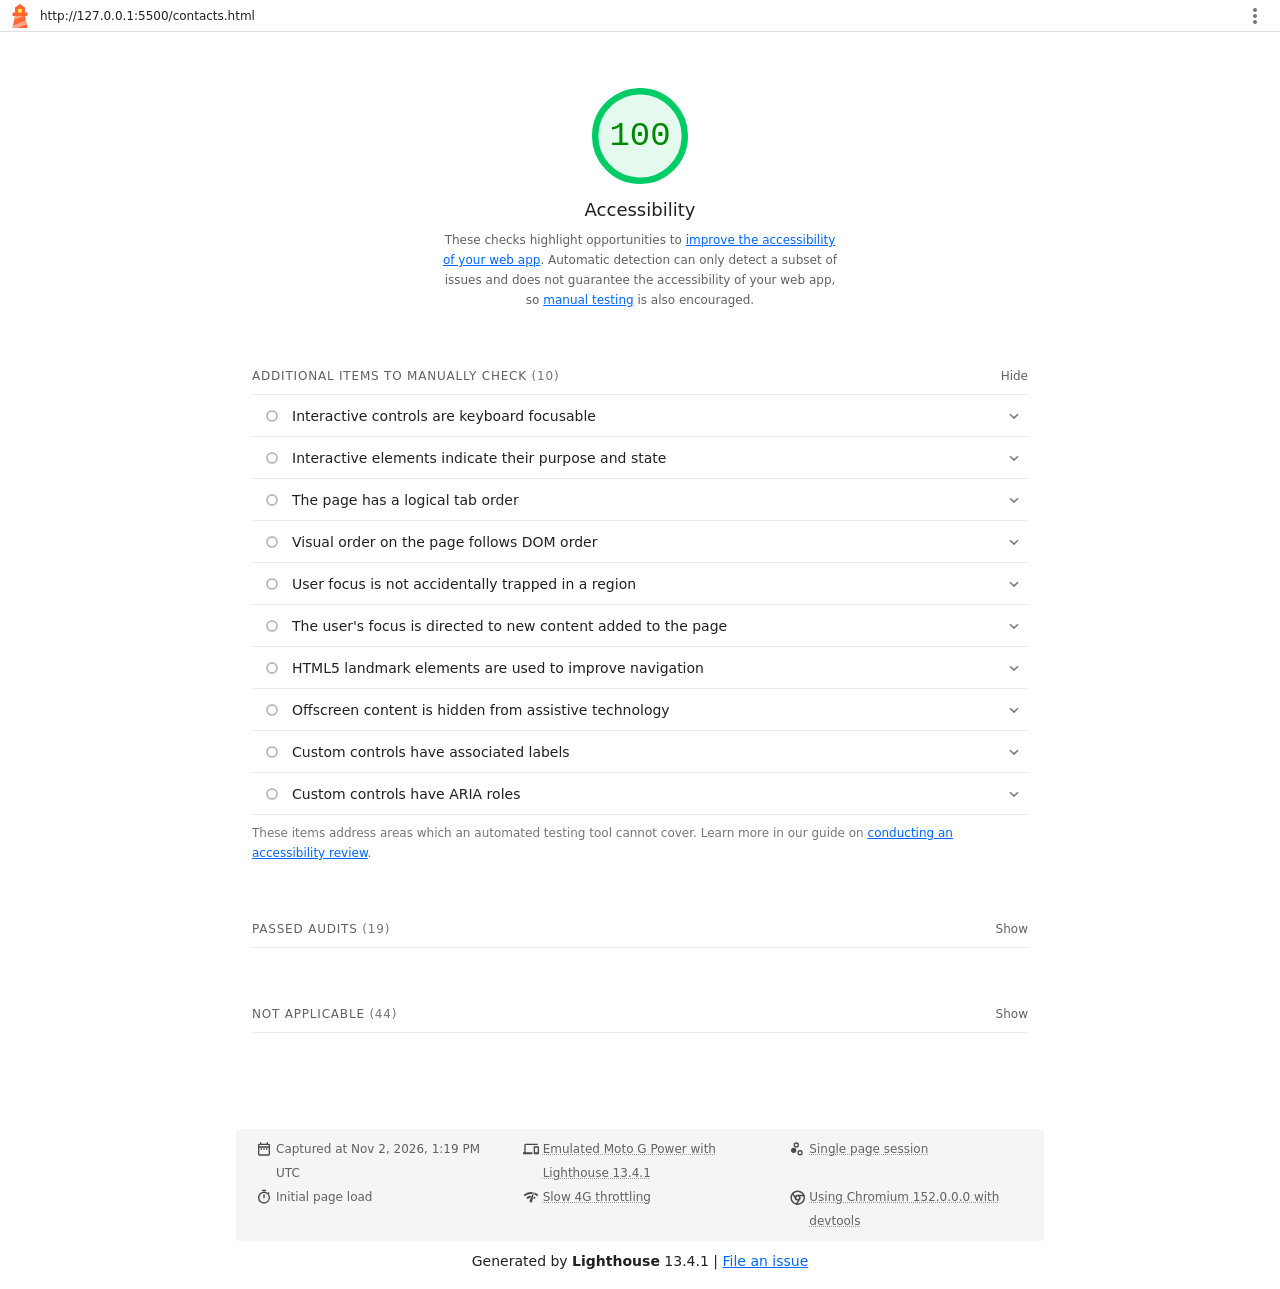
<file: lighthouse/contacts-accessibiility.html>
<!--
@license
Copyright 2018 Google LLC
SPDX-License-Identifier: Apache-2.0
-->
<!doctype html>
<html lang="en">
<head>
  <meta charset="utf-8">
  <meta name="viewport" content="width=device-width, initial-scale=1, minimum-scale=1">
  <link rel="icon" href='data:image/svg+xml;utf8,<svg fill="none" xmlns="http://www.w3.org/2000/svg" viewBox="0 0 48 48"><path d="m14 7 10-7 10 7v10h5v7h-5l5 24H9l5-24H9v-7h5V7Z" fill="%23F63"/><path d="M31.561 24H14l-1.689 8.105L31.561 24ZM18.983 48H9l1.022-4.907L35.723 32.27l1.663 7.98L18.983 48Z" fill="%23FFA385"/><path fill="%23FF3" d="M20.5 10h7v7h-7z"/></svg>'>
  <title>Lighthouse Report</title>
  <style>body {margin: 0}</style>
</head>
<body>
  <noscript>Lighthouse report requires JavaScript. Please enable.</noscript>

  <div id="lh-log"></div>

  <script>window.__LIGHTHOUSE_JSON__ = {"lighthouseVersion":"13.4.1","requestedUrl":"http://127.0.0.1:5500/contacts.html","mainDocumentUrl":"http://127.0.0.1:5500/contacts.html","finalDisplayedUrl":"http://127.0.0.1:5500/contacts.html","finalUrl":"http://127.0.0.1:5500/contacts.html","fetchTime":"2026-11-02T13:19:17.489Z","gatherMode":"navigation","runWarnings":[],"userAgent":"Mozilla/5.0 (Windows NT 10.0; Win64; x64) AppleWebKit/537.36 (KHTML, like Gecko) Chrome/152.0.0.0 YaBrowser/26.10.0.0 Safari/537.36","environment":{"networkUserAgent":"Mozilla/5.0 (Linux; Android 11; moto g power (2022)) AppleWebKit/537.36 (KHTML, like Gecko) Chrome/152.0.0.0 Mobile Safari/537.36","hostUserAgent":"Mozilla/5.0 (Windows NT 10.0; Win64; x64) AppleWebKit/537.36 (KHTML, like Gecko) Chrome/152.0.0.0 YaBrowser/26.10.0.0 Safari/537.36","benchmarkIndex":3223,"credits":{"axe-core":"4.12.1"}},"audits":{"accesskeys":{"id":"accesskeys","title":"`[accesskey]` values are unique","description":"Access keys let users quickly focus a part of the page. For proper navigation, each access key must be unique. [Learn more about access keys](https://dequeuniversity.com/rules/axe/4.12/accesskeys).","score":null,"scoreDisplayMode":"notApplicable"},"aria-allowed-attr":{"id":"aria-allowed-attr","title":"`[aria-*]` attributes match their roles","description":"Each ARIA `role` supports a specific subset of `aria-*` attributes. Mismatching these invalidates the `aria-*` attributes. [Learn how to match ARIA attributes to their roles](https://dequeuniversity.com/rules/axe/4.12/aria-allowed-attr).","score":1,"scoreDisplayMode":"binary","details":{"type":"table","headings":[{"key":"node","valueType":"node","subItemsHeading":{"key":"relatedNode","valueType":"node"},"label":"Failing Elements"}],"items":[]}},"aria-allowed-role":{"id":"aria-allowed-role","title":"Uses ARIA roles only on compatible elements","description":"Many HTML elements can only be assigned certain ARIA roles. Using ARIA roles where they are not allowed can interfere with the accessibility of the web page. [Learn more about ARIA roles](https://dequeuniversity.com/rules/axe/4.12/aria-allowed-role).","score":null,"scoreDisplayMode":"notApplicable"},"aria-command-name":{"id":"aria-command-name","title":"`button`, `link`, and `menuitem` elements have accessible names","description":"When an element doesn't have an accessible name, screen readers announce it with a generic name, making it unusable for users who rely on screen readers. [Learn how to make command elements more accessible](https://dequeuniversity.com/rules/axe/4.12/aria-command-name).","score":null,"scoreDisplayMode":"notApplicable"},"aria-conditional-attr":{"id":"aria-conditional-attr","title":"ARIA attributes are used as specified for the element's role","description":"Some ARIA attributes are only allowed on an element under certain conditions. [Learn more about conditional ARIA attributes](https://dequeuniversity.com/rules/axe/4.12/aria-conditional-attr).","score":1,"scoreDisplayMode":"binary","details":{"type":"table","headings":[{"key":"node","valueType":"node","subItemsHeading":{"key":"relatedNode","valueType":"node"},"label":"Failing Elements"}],"items":[]}},"aria-deprecated-role":{"id":"aria-deprecated-role","title":"Deprecated ARIA roles were not used","description":"Deprecated ARIA roles may not be processed correctly by assistive technology. [Learn more about deprecated ARIA roles](https://dequeuniversity.com/rules/axe/4.12/aria-deprecated-role).","score":null,"scoreDisplayMode":"notApplicable"},"aria-dialog-name":{"id":"aria-dialog-name","title":"Elements with `role=\"dialog\"` or `role=\"alertdialog\"` have accessible names.","description":"ARIA dialog elements without accessible names may prevent screen readers users from discerning the purpose of these elements. [Learn how to make ARIA dialog elements more accessible](https://dequeuniversity.com/rules/axe/4.12/aria-dialog-name).","score":null,"scoreDisplayMode":"notApplicable"},"aria-hidden-body":{"id":"aria-hidden-body","title":"`[aria-hidden=\"true\"]` is not present on the document `\u003cbody>`","description":"Assistive technologies, like screen readers, work inconsistently when `aria-hidden=\"true\"` is set on the document `\u003cbody>`. [Learn how `aria-hidden` affects the document body](https://dequeuniversity.com/rules/axe/4.12/aria-hidden-body).","score":1,"scoreDisplayMode":"binary","details":{"type":"table","headings":[{"key":"node","valueType":"node","subItemsHeading":{"key":"relatedNode","valueType":"node"},"label":"Failing Elements"}],"items":[]}},"aria-hidden-focus":{"id":"aria-hidden-focus","title":"`[aria-hidden=\"true\"]` elements do not contain focusable descendents","description":"Focusable descendents within an `[aria-hidden=\"true\"]` element prevent those interactive elements from being available to users of assistive technologies like screen readers. [Learn how `aria-hidden` affects focusable elements](https://dequeuniversity.com/rules/axe/4.12/aria-hidden-focus).","score":null,"scoreDisplayMode":"notApplicable"},"aria-input-field-name":{"id":"aria-input-field-name","title":"ARIA input fields have accessible names","description":"When an input field doesn't have an accessible name, screen readers announce it with a generic name, making it unusable for users who rely on screen readers. [Learn more about input field labels](https://dequeuniversity.com/rules/axe/4.12/aria-input-field-name).","score":null,"scoreDisplayMode":"notApplicable"},"aria-meter-name":{"id":"aria-meter-name","title":"ARIA `meter` elements have accessible names","description":"When a meter element doesn't have an accessible name, screen readers announce it with a generic name, making it unusable for users who rely on screen readers. [Learn how to name `meter` elements](https://dequeuniversity.com/rules/axe/4.12/aria-meter-name).","score":null,"scoreDisplayMode":"notApplicable"},"aria-progressbar-name":{"id":"aria-progressbar-name","title":"ARIA `progressbar` elements have accessible names","description":"When a `progressbar` element doesn't have an accessible name, screen readers announce it with a generic name, making it unusable for users who rely on screen readers. [Learn how to label `progressbar` elements](https://dequeuniversity.com/rules/axe/4.12/aria-progressbar-name).","score":null,"scoreDisplayMode":"notApplicable"},"aria-prohibited-attr":{"id":"aria-prohibited-attr","title":"Elements use only permitted ARIA attributes","description":"Using ARIA attributes in roles where they are prohibited can mean that important information is not communicated to users of assistive technologies. [Learn more about prohibited ARIA roles](https://dequeuniversity.com/rules/axe/4.12/aria-prohibited-attr).","score":1,"scoreDisplayMode":"binary","details":{"type":"table","headings":[{"key":"node","valueType":"node","subItemsHeading":{"key":"relatedNode","valueType":"node"},"label":"Failing Elements"}],"items":[]}},"aria-required-attr":{"id":"aria-required-attr","title":"`[role]`s have all required `[aria-*]` attributes","description":"Some ARIA roles have required attributes that describe the state of the element to screen readers. [Learn more about roles and required attributes](https://dequeuniversity.com/rules/axe/4.12/aria-required-attr).","score":null,"scoreDisplayMode":"notApplicable"},"aria-required-children":{"id":"aria-required-children","title":"Elements with an ARIA `[role]` that require children to contain a specific `[role]` have all required children.","description":"Some ARIA parent roles must contain specific child roles to perform their intended accessibility functions. [Learn more about roles and required children elements](https://dequeuniversity.com/rules/axe/4.12/aria-required-children).","score":null,"scoreDisplayMode":"notApplicable"},"aria-required-parent":{"id":"aria-required-parent","title":"`[role]`s are contained by their required parent element","description":"Some ARIA child roles must be contained by specific parent roles to properly perform their intended accessibility functions. [Learn more about ARIA roles and required parent element](https://dequeuniversity.com/rules/axe/4.12/aria-required-parent).","score":null,"scoreDisplayMode":"notApplicable"},"aria-roles":{"id":"aria-roles","title":"`[role]` values are valid","description":"ARIA roles must have valid values in order to perform their intended accessibility functions. [Learn more about valid ARIA roles](https://dequeuniversity.com/rules/axe/4.12/aria-roles).","score":null,"scoreDisplayMode":"notApplicable"},"aria-text":{"id":"aria-text","title":"Elements with the `role=text` attribute do not have focusable descendents.","description":"Adding `role=text` around a text node split by markup enables VoiceOver to treat it as one phrase, but the element's focusable descendents will not be announced. [Learn more about the `role=text` attribute](https://dequeuniversity.com/rules/axe/4.12/aria-text).","score":null,"scoreDisplayMode":"notApplicable"},"aria-toggle-field-name":{"id":"aria-toggle-field-name","title":"ARIA toggle fields have accessible names","description":"When a toggle field doesn't have an accessible name, screen readers announce it with a generic name, making it unusable for users who rely on screen readers. [Learn more about toggle fields](https://dequeuniversity.com/rules/axe/4.12/aria-toggle-field-name).","score":null,"scoreDisplayMode":"notApplicable"},"aria-tooltip-name":{"id":"aria-tooltip-name","title":"ARIA `tooltip` elements have accessible names","description":"When a tooltip element doesn't have an accessible name, screen readers announce it with a generic name, making it unusable for users who rely on screen readers. [Learn how to name `tooltip` elements](https://dequeuniversity.com/rules/axe/4.12/aria-tooltip-name).","score":null,"scoreDisplayMode":"notApplicable"},"aria-treeitem-name":{"id":"aria-treeitem-name","title":"ARIA `treeitem` elements have accessible names","description":"When a `treeitem` element doesn't have an accessible name, screen readers announce it with a generic name, making it unusable for users who rely on screen readers. [Learn more about labeling `treeitem` elements](https://dequeuniversity.com/rules/axe/4.12/aria-treeitem-name).","score":null,"scoreDisplayMode":"notApplicable"},"aria-valid-attr-value":{"id":"aria-valid-attr-value","title":"`[aria-*]` attributes have valid values","description":"Assistive technologies, like screen readers, can't interpret ARIA attributes with invalid values. [Learn more about valid values for ARIA attributes](https://dequeuniversity.com/rules/axe/4.12/aria-valid-attr-value).","score":1,"scoreDisplayMode":"binary","details":{"type":"table","headings":[{"key":"node","valueType":"node","subItemsHeading":{"key":"relatedNode","valueType":"node"},"label":"Failing Elements"}],"items":[]}},"aria-valid-attr":{"id":"aria-valid-attr","title":"`[aria-*]` attributes are valid and not misspelled","description":"Assistive technologies, like screen readers, can't interpret ARIA attributes with invalid names. [Learn more about valid ARIA attributes](https://dequeuniversity.com/rules/axe/4.12/aria-valid-attr).","score":1,"scoreDisplayMode":"binary","details":{"type":"table","headings":[{"key":"node","valueType":"node","subItemsHeading":{"key":"relatedNode","valueType":"node"},"label":"Failing Elements"}],"items":[]}},"button-name":{"id":"button-name","title":"Buttons have an accessible name","description":"When a button doesn't have an accessible name, screen readers announce it as \"button\", making it unusable for users who rely on screen readers. [Learn how to make buttons more accessible](https://dequeuniversity.com/rules/axe/4.12/button-name).","score":null,"scoreDisplayMode":"notApplicable"},"bypass":{"id":"bypass","title":"The page contains a heading, skip link, or landmark region","description":"Adding ways to bypass repetitive content lets keyboard users navigate the page more efficiently. [Learn more about bypass blocks](https://dequeuniversity.com/rules/axe/4.12/bypass).","score":null,"scoreDisplayMode":"notApplicable"},"color-contrast":{"id":"color-contrast","title":"Background and foreground colors have a sufficient contrast ratio","description":"Low-contrast text is difficult or impossible for many users to read. [Learn how to provide sufficient color contrast](https://dequeuniversity.com/rules/axe/4.12/color-contrast).","score":1,"scoreDisplayMode":"binary","details":{"type":"table","headings":[{"key":"node","valueType":"node","subItemsHeading":{"key":"relatedNode","valueType":"node"},"label":"Failing Elements"}],"items":[]}},"definition-list":{"id":"definition-list","title":"`\u003cdl>`'s contain only properly-ordered `\u003cdt>` and `\u003cdd>` groups, `\u003cscript>`, `\u003ctemplate>` or `\u003cdiv>` elements.","description":"When definition lists are not properly marked up, screen readers may produce confusing or inaccurate output. [Learn how to structure definition lists correctly](https://dequeuniversity.com/rules/axe/4.12/definition-list).","score":null,"scoreDisplayMode":"notApplicable"},"dlitem":{"id":"dlitem","title":"Definition list items are wrapped in `\u003cdl>` elements","description":"Definition list items (`\u003cdt>` and `\u003cdd>`) must be wrapped in a parent `\u003cdl>` element to ensure that screen readers can properly announce them. [Learn how to structure definition lists correctly](https://dequeuniversity.com/rules/axe/4.12/dlitem).","score":null,"scoreDisplayMode":"notApplicable"},"document-title":{"id":"document-title","title":"Document has a `\u003ctitle>` element","description":"The title gives screen reader users an overview of the page, and search engine users rely on it heavily to determine if a page is relevant to their search. [Learn more about document titles](https://dequeuniversity.com/rules/axe/4.12/document-title).","score":1,"scoreDisplayMode":"binary","details":{"type":"table","headings":[{"key":"node","valueType":"node","subItemsHeading":{"key":"relatedNode","valueType":"node"},"label":"Failing Elements"}],"items":[]}},"duplicate-id-aria":{"id":"duplicate-id-aria","title":"ARIA IDs are unique","description":"The value of an ARIA ID must be unique to prevent other instances from being overlooked by assistive technologies. [Learn how to fix duplicate ARIA IDs](https://dequeuniversity.com/rules/axe/4.12/duplicate-id-aria).","score":null,"scoreDisplayMode":"notApplicable"},"empty-heading":{"id":"empty-heading","title":"All heading elements contain content.","description":"A heading with no content or inaccessible text prevent screen reader users from accessing information on the page's structure. [Learn more about headings](https://dequeuniversity.com/rules/axe/4.12/empty-heading).","score":null,"scoreDisplayMode":"notApplicable"},"form-field-multiple-labels":{"id":"form-field-multiple-labels","title":"No form fields have multiple labels","description":"Form fields with multiple labels can be confusingly announced by assistive technologies like screen readers which use either the first, the last, or all of the labels. [Learn how to use form labels](https://dequeuniversity.com/rules/axe/4.12/form-field-multiple-labels).","score":null,"scoreDisplayMode":"notApplicable"},"frame-title":{"id":"frame-title","title":"`\u003cframe>` or `\u003ciframe>` elements have a title","description":"Screen reader users rely on frame titles to describe the contents of frames. [Learn more about frame titles](https://dequeuniversity.com/rules/axe/4.12/frame-title).","score":null,"scoreDisplayMode":"notApplicable"},"heading-order":{"id":"heading-order","title":"Heading elements appear in a sequentially-descending order","description":"Properly ordered headings that do not skip levels convey the semantic structure of the page, making it easier to navigate and understand when using assistive technologies. [Learn more about heading order](https://dequeuniversity.com/rules/axe/4.12/heading-order).","score":1,"scoreDisplayMode":"binary","details":{"type":"table","headings":[{"key":"node","valueType":"node","subItemsHeading":{"key":"relatedNode","valueType":"node"},"label":"Failing Elements"}],"items":[]}},"html-has-lang":{"id":"html-has-lang","title":"`\u003chtml>` element has a `[lang]` attribute","description":"If a page doesn't specify a `lang` attribute, a screen reader assumes that the page is in the default language that the user chose when setting up the screen reader. If the page isn't actually in the default language, then the screen reader might not announce the page's text correctly. [Learn more about the `lang` attribute](https://dequeuniversity.com/rules/axe/4.12/html-has-lang).","score":1,"scoreDisplayMode":"binary","details":{"type":"table","headings":[{"key":"node","valueType":"node","subItemsHeading":{"key":"relatedNode","valueType":"node"},"label":"Failing Elements"}],"items":[]}},"html-lang-valid":{"id":"html-lang-valid","title":"`\u003chtml>` element has a valid value for its `[lang]` attribute","description":"Specifying a valid [BCP 47 language](https://www.w3.org/International/questions/qa-choosing-language-tags#question) helps screen readers announce text properly. [Learn how to use the `lang` attribute](https://dequeuniversity.com/rules/axe/4.12/html-lang-valid).","score":1,"scoreDisplayMode":"binary","details":{"type":"table","headings":[{"key":"node","valueType":"node","subItemsHeading":{"key":"relatedNode","valueType":"node"},"label":"Failing Elements"}],"items":[]}},"html-xml-lang-mismatch":{"id":"html-xml-lang-mismatch","title":"`\u003chtml>` element has an `[xml:lang]` attribute with the same base language as the `[lang]` attribute.","description":"If the webpage does not specify a consistent language, then the screen reader might not announce the page's text correctly. [Learn more about the `lang` attribute](https://dequeuniversity.com/rules/axe/4.12/html-xml-lang-mismatch).","score":null,"scoreDisplayMode":"notApplicable"},"identical-links-same-purpose":{"id":"identical-links-same-purpose","title":"Identical links have the same purpose.","description":"Links with the same destination should have the same description, to help users understand the link's purpose and decide whether to follow it. [Learn more about identical links](https://dequeuniversity.com/rules/axe/4.12/identical-links-same-purpose).","score":null,"scoreDisplayMode":"notApplicable"},"image-alt":{"id":"image-alt","title":"Image elements have `[alt]` attributes","description":"Informative elements should aim for short, descriptive alternate text. Decorative elements can be ignored with an empty alt attribute. [Learn more about the `alt` attribute](https://dequeuniversity.com/rules/axe/4.12/image-alt).","score":null,"scoreDisplayMode":"notApplicable"},"image-redundant-alt":{"id":"image-redundant-alt","title":"Image elements do not have `[alt]` attributes that are redundant text.","description":"Informative elements should aim for short, descriptive alternative text. Alternative text that is exactly the same as the text adjacent to the link or image is potentially confusing for screen reader users, because the text will be read twice. [Learn more about the `alt` attribute](https://dequeuniversity.com/rules/axe/4.12/image-redundant-alt).","score":null,"scoreDisplayMode":"notApplicable"},"input-button-name":{"id":"input-button-name","title":"Input buttons have discernible text.","description":"Adding discernable and accessible text to input buttons may help screen reader users understand the purpose of the input button. [Learn more about input buttons](https://dequeuniversity.com/rules/axe/4.12/input-button-name).","score":null,"scoreDisplayMode":"notApplicable"},"input-image-alt":{"id":"input-image-alt","title":"`\u003cinput type=\"image\">` elements have `[alt]` text","description":"When an image is being used as an `\u003cinput>` button, providing alternative text can help screen reader users understand the purpose of the button. [Learn about input image alt text](https://dequeuniversity.com/rules/axe/4.12/input-image-alt).","score":null,"scoreDisplayMode":"notApplicable"},"label-content-name-mismatch":{"id":"label-content-name-mismatch","title":"Elements with visible text labels have matching accessible names.","description":"Visible text labels that do not match the accessible name can result in a confusing experience for screen reader users. [Learn more about accessible names](https://dequeuniversity.com/rules/axe/4.12/label-content-name-mismatch).","score":1,"scoreDisplayMode":"binary","details":{"type":"table","headings":[{"key":"node","valueType":"node","subItemsHeading":{"key":"relatedNode","valueType":"node"},"label":"Failing Elements"}],"items":[]}},"label":{"id":"label","title":"Form elements have associated labels","description":"Labels ensure that form controls are announced properly by assistive technologies, like screen readers. [Learn more about form element labels](https://dequeuniversity.com/rules/axe/4.12/label).","score":null,"scoreDisplayMode":"notApplicable"},"landmark-one-main":{"id":"landmark-one-main","title":"Document has a main landmark.","description":"One main landmark helps screen reader users navigate a web page. [Learn more about landmarks](https://dequeuniversity.com/rules/axe/4.12/landmark-one-main).","score":1,"scoreDisplayMode":"binary","details":{"type":"table","headings":[{"key":"node","valueType":"node","subItemsHeading":{"key":"relatedNode","valueType":"node"},"label":"Failing Elements"}],"items":[]}},"link-name":{"id":"link-name","title":"Links have a discernible name","description":"Link text (and alternate text for images, when used as links) that is discernible, unique, and focusable improves the navigation experience for screen reader users. [Learn how to make links accessible](https://dequeuniversity.com/rules/axe/4.12/link-name).","score":1,"scoreDisplayMode":"binary","details":{"type":"table","headings":[{"key":"node","valueType":"node","subItemsHeading":{"key":"relatedNode","valueType":"node"},"label":"Failing Elements"}],"items":[]}},"link-in-text-block":{"id":"link-in-text-block","title":"Links are distinguishable without relying on color.","description":"Low-contrast text is difficult or impossible for many users to read. Link text that is discernible improves the experience for users with low vision. [Learn how to make links distinguishable](https://dequeuniversity.com/rules/axe/4.12/link-in-text-block).","score":1,"scoreDisplayMode":"binary","details":{"type":"table","headings":[{"key":"node","valueType":"node","subItemsHeading":{"key":"relatedNode","valueType":"node"},"label":"Failing Elements"}],"items":[]}},"list":{"id":"list","title":"Lists contain only `\u003cli>` elements and script supporting elements (`\u003cscript>` and `\u003ctemplate>`).","description":"Screen readers have a specific way of announcing lists. Ensuring proper list structure aids screen reader output. [Learn more about proper list structure](https://dequeuniversity.com/rules/axe/4.12/list).","score":1,"scoreDisplayMode":"binary","details":{"type":"table","headings":[{"key":"node","valueType":"node","subItemsHeading":{"key":"relatedNode","valueType":"node"},"label":"Failing Elements"}],"items":[]}},"listitem":{"id":"listitem","title":"List items (`\u003cli>`) are contained within `\u003cul>`, `\u003col>` or `\u003cmenu>` parent elements","description":"Screen readers require list items (`\u003cli>`) to be contained within a parent `\u003cul>`, `\u003col>` or `\u003cmenu>` to be announced properly. [Learn more about proper list structure](https://dequeuniversity.com/rules/axe/4.12/listitem).","score":1,"scoreDisplayMode":"binary","details":{"type":"table","headings":[{"key":"node","valueType":"node","subItemsHeading":{"key":"relatedNode","valueType":"node"},"label":"Failing Elements"}],"items":[]}},"meta-refresh":{"id":"meta-refresh","title":"The document does not use `\u003cmeta http-equiv=\"refresh\">`","description":"Users do not expect a page to refresh automatically, and doing so will move focus back to the top of the page. This may create a frustrating or confusing experience. [Learn more about the refresh meta tag](https://dequeuniversity.com/rules/axe/4.12/meta-refresh).","score":null,"scoreDisplayMode":"notApplicable"},"meta-viewport":{"id":"meta-viewport","title":"`[user-scalable=\"no\"]` is not used in the `\u003cmeta name=\"viewport\">` element and the `[maximum-scale]` attribute is not less than 5.","description":"Disabling zooming is problematic for users with low vision who rely on screen magnification to properly see the contents of a web page. [Learn more about the viewport meta tag](https://dequeuniversity.com/rules/axe/4.12/meta-viewport).","score":1,"scoreDisplayMode":"binary","details":{"type":"table","headings":[{"key":"node","valueType":"node","subItemsHeading":{"key":"relatedNode","valueType":"node"},"label":"Failing Elements"}],"items":[]}},"object-alt":{"id":"object-alt","title":"`\u003cobject>` elements have alternate text","description":"Screen readers cannot translate non-text content. Adding alternate text to `\u003cobject>` elements helps screen readers convey meaning to users. [Learn more about alt text for `object` elements](https://dequeuniversity.com/rules/axe/4.12/object-alt).","score":null,"scoreDisplayMode":"notApplicable"},"select-name":{"id":"select-name","title":"Select elements have associated label elements.","description":"Form elements without effective labels can create frustrating experiences for screen reader users. [Learn more about the `select` element](https://dequeuniversity.com/rules/axe/4.12/select-name).","score":null,"scoreDisplayMode":"notApplicable"},"skip-link":{"id":"skip-link","title":"Skip links are focusable.","description":"Including a skip link can help users skip to the main content to save time. [Learn more about skip links](https://dequeuniversity.com/rules/axe/4.12/skip-link).","score":1,"scoreDisplayMode":"binary","details":{"type":"table","headings":[{"key":"node","valueType":"node","subItemsHeading":{"key":"relatedNode","valueType":"node"},"label":"Failing Elements"}],"items":[]}},"tabindex":{"id":"tabindex","title":"No element has a `[tabindex]` value greater than 0","description":"A value greater than 0 implies an explicit navigation ordering. Although technically valid, this often creates frustrating experiences for users who rely on assistive technologies. [Learn more about the `tabindex` attribute](https://dequeuniversity.com/rules/axe/4.12/tabindex).","score":null,"scoreDisplayMode":"notApplicable"},"table-duplicate-name":{"id":"table-duplicate-name","title":"Tables have different content in the summary attribute and `\u003ccaption>`.","description":"The summary attribute should describe the table structure, while `\u003ccaption>` should have the onscreen title. Accurate table mark-up helps users of screen readers. [Learn more about summary and caption](https://dequeuniversity.com/rules/axe/4.12/table-duplicate-name).","score":null,"scoreDisplayMode":"notApplicable"},"table-fake-caption":{"id":"table-fake-caption","title":"Tables use `\u003ccaption>` instead of cells with the `[colspan]` attribute to indicate a caption.","description":"Screen readers have features to make navigating tables easier. Ensuring that tables use the actual caption element instead of cells with the `[colspan]` attribute may improve the experience for screen reader users. [Learn more about captions](https://dequeuniversity.com/rules/axe/4.12/table-fake-caption).","score":null,"scoreDisplayMode":"notApplicable"},"target-size":{"id":"target-size","title":"Touch targets have sufficient size and spacing.","description":"Touch targets with sufficient size and spacing help users who may have difficulty targeting small controls to activate the targets. [Learn more about touch targets](https://dequeuniversity.com/rules/axe/4.12/target-size).","score":1,"scoreDisplayMode":"binary","details":{"type":"table","headings":[{"key":"node","valueType":"node","subItemsHeading":{"key":"relatedNode","valueType":"node"},"label":"Failing Elements"}],"items":[]}},"td-has-header":{"id":"td-has-header","title":"`\u003ctd>` elements in a large `\u003ctable>` have one or more table headers.","description":"Screen readers have features to make navigating tables easier. Ensuring that `\u003ctd>` elements in a large table (3 or more cells in width and height) have an associated table header may improve the experience for screen reader users. [Learn more about table headers](https://dequeuniversity.com/rules/axe/4.12/td-has-header).","score":null,"scoreDisplayMode":"notApplicable"},"td-headers-attr":{"id":"td-headers-attr","title":"Cells in a `\u003ctable>` element that use the `[headers]` attribute refer to table cells within the same table.","description":"Screen readers have features to make navigating tables easier. Ensuring `\u003ctd>` cells using the `[headers]` attribute only refer to other cells in the same table may improve the experience for screen reader users. [Learn more about the `headers` attribute](https://dequeuniversity.com/rules/axe/4.12/td-headers-attr).","score":null,"scoreDisplayMode":"notApplicable"},"th-has-data-cells":{"id":"th-has-data-cells","title":"`\u003cth>` elements and elements with `[role=\"columnheader\"/\"rowheader\"]` have data cells they describe.","description":"Screen readers have features to make navigating tables easier. Ensuring table headers always refer to some set of cells may improve the experience for screen reader users. [Learn more about table headers](https://dequeuniversity.com/rules/axe/4.12/th-has-data-cells).","score":null,"scoreDisplayMode":"notApplicable"},"valid-lang":{"id":"valid-lang","title":"`[lang]` attributes have a valid value","description":"Specifying a valid [BCP 47 language](https://www.w3.org/International/questions/qa-choosing-language-tags#question) on elements helps ensure that text is pronounced correctly by a screen reader. [Learn how to use the `lang` attribute](https://dequeuniversity.com/rules/axe/4.12/valid-lang).","score":null,"scoreDisplayMode":"notApplicable"},"video-caption":{"id":"video-caption","title":"`\u003cvideo>` elements contain a `\u003ctrack>` element with `[kind=\"captions\"]`","description":"When a video provides a caption it is easier for deaf and hearing impaired users to access its information. [Learn more about video captions](https://dequeuniversity.com/rules/axe/4.12/video-caption).","score":null,"scoreDisplayMode":"notApplicable"},"custom-controls-labels":{"id":"custom-controls-labels","title":"Custom controls have associated labels","description":"Custom interactive controls have associated labels, provided by aria-label or aria-labelledby. [Learn more about custom controls and labels](https://developer.chrome.com/docs/lighthouse/accessibility/custom-controls-labels/).","score":null,"scoreDisplayMode":"manual"},"custom-controls-roles":{"id":"custom-controls-roles","title":"Custom controls have ARIA roles","description":"Custom interactive controls have appropriate ARIA roles. [Learn how to add roles to custom controls](https://developer.chrome.com/docs/lighthouse/accessibility/custom-control-roles/).","score":null,"scoreDisplayMode":"manual"},"focus-traps":{"id":"focus-traps","title":"User focus is not accidentally trapped in a region","description":"A user can tab into and out of any control or region without accidentally trapping their focus. [Learn how to avoid focus traps](https://developer.chrome.com/docs/lighthouse/accessibility/focus-traps/).","score":null,"scoreDisplayMode":"manual"},"focusable-controls":{"id":"focusable-controls","title":"Interactive controls are keyboard focusable","description":"Custom interactive controls are keyboard focusable and display a focus indicator. [Learn how to make custom controls focusable](https://developer.chrome.com/docs/lighthouse/accessibility/focusable-controls/).","score":null,"scoreDisplayMode":"manual"},"interactive-element-affordance":{"id":"interactive-element-affordance","title":"Interactive elements indicate their purpose and state","description":"Interactive elements, such as links and buttons, should indicate their state and be distinguishable from non-interactive elements. [Learn how to decorate interactive elements with affordance hints](https://developer.chrome.com/docs/lighthouse/accessibility/interactive-element-affordance/).","score":null,"scoreDisplayMode":"manual"},"logical-tab-order":{"id":"logical-tab-order","title":"The page has a logical tab order","description":"Tabbing through the page follows the visual layout. Users cannot focus elements that are offscreen. [Learn more about logical tab ordering](https://developer.chrome.com/docs/lighthouse/accessibility/logical-tab-order/).","score":null,"scoreDisplayMode":"manual"},"managed-focus":{"id":"managed-focus","title":"The user's focus is directed to new content added to the page","description":"If new content, such as a dialog, is added to the page, the user's focus is directed to it. [Learn how to direct focus to new content](https://developer.chrome.com/docs/lighthouse/accessibility/managed-focus/).","score":null,"scoreDisplayMode":"manual"},"offscreen-content-hidden":{"id":"offscreen-content-hidden","title":"Offscreen content is hidden from assistive technology","description":"Offscreen content is hidden with display: none or aria-hidden=true. [Learn how to properly hide offscreen content](https://developer.chrome.com/docs/lighthouse/accessibility/offscreen-content-hidden/).","score":null,"scoreDisplayMode":"manual"},"use-landmarks":{"id":"use-landmarks","title":"HTML5 landmark elements are used to improve navigation","description":"Landmark elements (`\u003cmain>`, `\u003cnav>`, etc.) are used to improve the keyboard navigation of the page for assistive technology. [Learn more about landmark elements](https://developer.chrome.com/docs/lighthouse/accessibility/use-landmarks/).","score":null,"scoreDisplayMode":"manual"},"visual-order-follows-dom":{"id":"visual-order-follows-dom","title":"Visual order on the page follows DOM order","description":"DOM order matches the visual order, improving navigation for assistive technology. [Learn more about DOM and visual ordering](https://developer.chrome.com/docs/lighthouse/accessibility/visual-order-follows-dom/).","score":null,"scoreDisplayMode":"manual"},"autocomplete-valid":{"id":"autocomplete-valid","title":"`autocomplete` attributes are used correctly","description":"The `autocomplete` attribute values must be valid and correctly applied for screen readers to function correctly. [Learn more about valid autocomplete values](https://dequeuniversity.com/rules/axe/4.12/autocomplete-valid).","score":null,"scoreDisplayMode":"notApplicable"},"presentation-role-conflict":{"id":"presentation-role-conflict","title":"Elements with `role=\"none\"` or `role=\"presentation\"` do not have conflicts","description":"There are certain cases where the semantic role of an element with `role=\"none\"` or `role=\"presentation\"` does not resolve to none or presentation. To ensure the element remains removed from the accessibility tree, you should not add any global ARIA attributes to the element or make it focusable. [Learn more about presentation role conflict](https://dequeuniversity.com/rules/axe/4.12/presentation-role-conflict).","score":null,"scoreDisplayMode":"notApplicable"},"svg-img-alt":{"id":"svg-img-alt","title":"SVG elements with an `img` role have an accessible text alternative","description":"Ensures SVG elements with an `img`, `graphics-document` or `graphics-symbol` role have an accessible text alternative. [Learn more about SVG alt text](https://dequeuniversity.com/rules/axe/4.12/svg-img-alt).","score":null,"scoreDisplayMode":"notApplicable"}},"configSettings":{"output":"json","maxWaitForFcp":30000,"maxWaitForLoad":45000,"pauseAfterFcpMs":1000,"pauseAfterLoadMs":1000,"networkQuietThresholdMs":1000,"cpuQuietThresholdMs":1000,"formFactor":"mobile","throttling":{"rttMs":150,"throughputKbps":1638.4,"requestLatencyMs":562.5,"downloadThroughputKbps":1474.5600000000002,"uploadThroughputKbps":675,"cpuSlowdownMultiplier":4},"throttlingMethod":"simulate","screenEmulation":{"mobile":true,"width":412,"height":823,"deviceScaleFactor":1.75,"disabled":true},"emulatedUserAgent":"Mozilla/5.0 (Linux; Android 11; moto g power (2022)) AppleWebKit/537.36 (KHTML, like Gecko) Chrome/136.0.0.0 Mobile Safari/537.36","auditMode":false,"gatherMode":false,"clearStorageTypes":["file_systems","shader_cache","service_workers","cache_storage"],"disableStorageReset":false,"debugNavigation":false,"channel":"devtools","usePassiveGathering":false,"disableFullPageScreenshot":false,"skipAboutBlank":false,"blankPage":"about:blank","ignoreStatusCode":true,"locale":"en-US","blockedUrlPatterns":null,"additionalTraceCategories":"","extraHeaders":null,"precomputedLanternData":null,"onlyAudits":null,"onlyCategories":["accessibility"],"skipAudits":null},"categories":{"accessibility":{"title":"Accessibility","description":"These checks highlight opportunities to [improve the accessibility of your web app](https://developer.chrome.com/docs/lighthouse/accessibility/). Automatic detection can only detect a subset of issues and does not guarantee the accessibility of your web app, so [manual testing](https://web.dev/articles/how-to-review) is also encouraged.","manualDescription":"These items address areas which an automated testing tool cannot cover. Learn more in our guide on [conducting an accessibility review](https://web.dev/articles/how-to-review).","supportedModes":["navigation","snapshot"],"auditRefs":[{"id":"accesskeys","weight":0,"group":"a11y-navigation"},{"id":"aria-allowed-attr","weight":10,"group":"a11y-aria"},{"id":"aria-command-name","weight":0,"group":"a11y-aria"},{"id":"aria-conditional-attr","weight":7,"group":"a11y-aria"},{"id":"aria-deprecated-role","weight":0,"group":"a11y-aria"},{"id":"aria-dialog-name","weight":0,"group":"a11y-aria"},{"id":"aria-hidden-body","weight":10,"group":"a11y-aria"},{"id":"aria-hidden-focus","weight":0,"group":"a11y-aria"},{"id":"aria-input-field-name","weight":0,"group":"a11y-aria"},{"id":"aria-meter-name","weight":0,"group":"a11y-aria"},{"id":"aria-progressbar-name","weight":0,"group":"a11y-aria"},{"id":"aria-prohibited-attr","weight":7,"group":"a11y-aria"},{"id":"aria-required-attr","weight":0,"group":"a11y-aria"},{"id":"aria-required-children","weight":0,"group":"a11y-aria"},{"id":"aria-required-parent","weight":0,"group":"a11y-aria"},{"id":"aria-roles","weight":0,"group":"a11y-aria"},{"id":"aria-text","weight":0,"group":"a11y-aria"},{"id":"aria-toggle-field-name","weight":0,"group":"a11y-aria"},{"id":"aria-tooltip-name","weight":0,"group":"a11y-aria"},{"id":"aria-treeitem-name","weight":0,"group":"a11y-aria"},{"id":"aria-valid-attr-value","weight":10,"group":"a11y-aria"},{"id":"aria-valid-attr","weight":10,"group":"a11y-aria"},{"id":"button-name","weight":0,"group":"a11y-names-labels"},{"id":"bypass","weight":0,"group":"a11y-navigation"},{"id":"color-contrast","weight":7,"group":"a11y-color-contrast"},{"id":"definition-list","weight":0,"group":"a11y-tables-lists"},{"id":"dlitem","weight":0,"group":"a11y-tables-lists"},{"id":"document-title","weight":7,"group":"a11y-names-labels"},{"id":"duplicate-id-aria","weight":0,"group":"a11y-aria"},{"id":"form-field-multiple-labels","weight":0,"group":"a11y-names-labels"},{"id":"frame-title","weight":0,"group":"a11y-names-labels"},{"id":"heading-order","weight":3,"group":"a11y-navigation"},{"id":"html-has-lang","weight":7,"group":"a11y-language"},{"id":"html-lang-valid","weight":7,"group":"a11y-language"},{"id":"html-xml-lang-mismatch","weight":0,"group":"a11y-language"},{"id":"image-alt","weight":0,"group":"a11y-names-labels"},{"id":"input-button-name","weight":0,"group":"a11y-names-labels"},{"id":"input-image-alt","weight":0,"group":"a11y-names-labels"},{"id":"label","weight":0,"group":"a11y-names-labels"},{"id":"link-in-text-block","weight":7,"group":"a11y-color-contrast"},{"id":"link-name","weight":7,"group":"a11y-names-labels"},{"id":"list","weight":7,"group":"a11y-tables-lists"},{"id":"listitem","weight":7,"group":"a11y-tables-lists"},{"id":"meta-refresh","weight":0,"group":"a11y-best-practices"},{"id":"meta-viewport","weight":10,"group":"a11y-best-practices"},{"id":"object-alt","weight":0,"group":"a11y-names-labels"},{"id":"select-name","weight":0,"group":"a11y-names-labels"},{"id":"skip-link","weight":3,"group":"a11y-names-labels"},{"id":"tabindex","weight":0,"group":"a11y-navigation"},{"id":"target-size","weight":7,"group":"a11y-best-practices"},{"id":"td-headers-attr","weight":0,"group":"a11y-tables-lists"},{"id":"th-has-data-cells","weight":0,"group":"a11y-tables-lists"},{"id":"valid-lang","weight":0,"group":"a11y-language"},{"id":"video-caption","weight":0,"group":"a11y-audio-video"},{"id":"landmark-one-main","weight":3,"group":"a11y-best-practices"},{"id":"autocomplete-valid","weight":0,"group":"a11y-best-practices"},{"id":"presentation-role-conflict","weight":0,"group":"a11y-best-practices"},{"id":"svg-img-alt","weight":0,"group":"a11y-best-practices"},{"id":"focusable-controls","weight":0},{"id":"interactive-element-affordance","weight":0},{"id":"logical-tab-order","weight":0},{"id":"visual-order-follows-dom","weight":0},{"id":"focus-traps","weight":0},{"id":"managed-focus","weight":0},{"id":"use-landmarks","weight":0},{"id":"offscreen-content-hidden","weight":0},{"id":"custom-controls-labels","weight":0},{"id":"custom-controls-roles","weight":0},{"id":"table-duplicate-name","weight":0,"group":"a11y-best-practices"},{"id":"empty-heading","weight":0,"group":"a11y-best-practices"},{"id":"aria-allowed-role","weight":0,"group":"a11y-best-practices"},{"id":"image-redundant-alt","weight":0,"group":"a11y-names-labels"},{"id":"identical-links-same-purpose","weight":0,"group":"a11y-best-practices"},{"id":"label-content-name-mismatch","weight":0,"group":"hidden"},{"id":"table-fake-caption","weight":0,"group":"hidden"},{"id":"td-has-header","weight":0,"group":"hidden"}],"id":"accessibility","score":1}},"categoryGroups":{"metrics":{"title":"Metrics"},"insights":{"title":"Insights","description":"These insights are also available in the Chrome DevTools Performance Panel - [record a trace](https://developer.chrome.com/docs/devtools/performance/reference) to view more detailed information."},"diagnostics":{"title":"Diagnostics","description":"More information about the performance of your application. These numbers don't [directly affect](https://developer.chrome.com/docs/lighthouse/performance/performance-scoring/) the Performance score."},"a11y-best-practices":{"title":"Best practices","description":"These items highlight common accessibility best practices."},"a11y-color-contrast":{"title":"Contrast","description":"These are opportunities to improve the legibility of your content."},"a11y-names-labels":{"title":"Names and labels","description":"These are opportunities to improve the semantics of the controls in your application. This may enhance the experience for users of assistive technology, like a screen reader."},"a11y-navigation":{"title":"Navigation","description":"These are opportunities to improve keyboard navigation in your application."},"a11y-aria":{"title":"ARIA","description":"These are opportunities to improve the usage of ARIA in your application which may enhance the experience for users of assistive technology, like a screen reader."},"a11y-language":{"title":"Internationalization and localization","description":"These are opportunities to improve the interpretation of your content by users in different locales."},"a11y-audio-video":{"title":"Audio and video","description":"These are opportunities to provide alternative content for audio and video. This may improve the experience for users with hearing or vision impairments."},"a11y-tables-lists":{"title":"Tables and lists","description":"These are opportunities to improve the experience of reading tabular or list data using assistive technology, like a screen reader."},"seo-mobile":{"title":"Mobile Friendly","description":"Make sure your pages are mobile friendly so users don’t have to pinch or zoom in order to read the content pages. [Learn how to make pages mobile-friendly](https://developers.google.com/search/mobile-sites/)."},"seo-content":{"title":"Content Best Practices","description":"Format your HTML in a way that enables crawlers to better understand your app’s content."},"seo-crawl":{"title":"Crawling and Indexing","description":"To appear in search results, crawlers need access to your app."},"best-practices-trust-safety":{"title":"Trust and Safety"},"best-practices-ux":{"title":"User Experience"},"best-practices-browser-compat":{"title":"Browser Compatibility"},"best-practices-general":{"title":"General"},"webmcp":{"title":"WebMCP","description":"Audits validating WebMCP integration."},"agent-accessibility":{"title":"Agent Accessibility","description":"These audits highlight best practices for improving the accessibility of the website for AI agents."},"hidden":{"title":""}},"stackPacks":[],"entities":[{"name":"127.0.0.1","origins":["http://127.0.0.1:5500"],"isFirstParty":true,"isUnrecognized":true}],"fullPageScreenshot":{"screenshot":{"data":"[data-uri]","width":412,"height":892},"nodes":{"1-0-A":{"id":"","top":836,"bottom":876,"left":356,"right":396,"width":40,"height":40}}},"timing":{"entries":[{"startTime":124.6,"name":"lh:config","duration":126.8,"entryType":"measure"},{"startTime":125.5,"name":"lh:config:resolveArtifactsToDefns","duration":0.7,"entryType":"measure"},{"startTime":255.8,"name":"lh:runner:gather","duration":4883.7,"entryType":"measure"},{"startTime":256.2,"name":"lh:driver:connect","duration":5.1,"entryType":"measure"},{"startTime":261.4,"name":"lh:driver:navigate","duration":53.5,"entryType":"measure"},{"startTime":315.3,"name":"lh:gather:getBenchmarkIndex","duration":1015.1,"entryType":"measure"},{"startTime":1330.6,"name":"lh:gather:getVersion","duration":2.8,"entryType":"measure"},{"startTime":1333.7,"name":"lh:gather:getDevicePixelRatio","duration":2.2,"entryType":"measure"},{"startTime":1336,"name":"lh:prepare:navigationMode","duration":121.2,"entryType":"measure"},{"startTime":1336.4,"name":"lh:gather:getVersion","duration":0.4,"entryType":"measure"},{"startTime":1344.9,"name":"lh:storage:clearDataForOrigin","duration":49.7,"entryType":"measure"},{"startTime":1394.6,"name":"lh:storage:clearBrowserCaches","duration":61.7,"entryType":"measure"},{"startTime":1456.7,"name":"lh:gather:prepareThrottlingAndNetwork","duration":0.5,"entryType":"measure"},{"startTime":1462.3,"name":"lh:driver:navigate","duration":2433.7,"entryType":"measure"},{"startTime":3900.6,"name":"lh:computed:NetworkRecords","duration":0.7,"entryType":"measure"},{"startTime":3901.7,"name":"lh:gather:getArtifact:DevtoolsLog","duration":0.1,"entryType":"measure"},{"startTime":3901.8,"name":"lh:gather:getArtifact:Accessibility","duration":118.6,"entryType":"measure"},{"startTime":4020.6,"name":"lh:gather:getArtifact:NetworkUserAgent","duration":0.2,"entryType":"measure"},{"startTime":4020.8,"name":"lh:gather:getArtifact:Stacks","duration":8.2,"entryType":"measure"},{"startTime":4020.9,"name":"lh:gather:collectStacks","duration":8.1,"entryType":"measure"},{"startTime":4029,"name":"lh:gather:getArtifact:FullPageScreenshot","duration":1108.3,"entryType":"measure"},{"startTime":5139.6,"name":"lh:runner:auditing","duration":121.1,"entryType":"measure"},{"startTime":5139.6,"name":"lh:runner:audit","duration":121.3,"entryType":"measure"},{"startTime":5140.4,"name":"lh:audit:accesskeys","duration":0.6,"entryType":"measure"},{"startTime":5141.1,"name":"lh:audit:aria-allowed-attr","duration":1.6,"entryType":"measure"},{"startTime":5142.9,"name":"lh:audit:aria-allowed-role","duration":0.4,"entryType":"measure"},{"startTime":5143.4,"name":"lh:audit:aria-command-name","duration":0.5,"entryType":"measure"},{"startTime":5143.9,"name":"lh:audit:aria-conditional-attr","duration":1.8,"entryType":"measure"},{"startTime":5145.8,"name":"lh:audit:aria-deprecated-role","duration":0.4,"entryType":"measure"},{"startTime":5146.3,"name":"lh:audit:aria-dialog-name","duration":0.6,"entryType":"measure"},{"startTime":5146.9,"name":"lh:audit:aria-hidden-body","duration":2.4,"entryType":"measure"},{"startTime":5149.5,"name":"lh:audit:aria-hidden-focus","duration":0.6,"entryType":"measure"},{"startTime":5150.3,"name":"lh:audit:aria-input-field-name","duration":0.6,"entryType":"measure"},{"startTime":5151.1,"name":"lh:audit:aria-meter-name","duration":0.5,"entryType":"measure"},{"startTime":5151.8,"name":"lh:audit:aria-progressbar-name","duration":0.6,"entryType":"measure"},{"startTime":5152.5,"name":"lh:audit:aria-prohibited-attr","duration":2.4,"entryType":"measure"},{"startTime":5155,"name":"lh:audit:aria-required-attr","duration":0.5,"entryType":"measure"},{"startTime":5155.7,"name":"lh:audit:aria-required-children","duration":0.5,"entryType":"measure"},{"startTime":5156.3,"name":"lh:audit:aria-required-parent","duration":0.6,"entryType":"measure"},{"startTime":5157,"name":"lh:audit:aria-roles","duration":0.7,"entryType":"measure"},{"startTime":5157.7,"name":"lh:audit:aria-text","duration":0.8,"entryType":"measure"},{"startTime":5158.5,"name":"lh:audit:aria-toggle-field-name","duration":0.8,"entryType":"measure"},{"startTime":5159.4,"name":"lh:audit:aria-tooltip-name","duration":0.7,"entryType":"measure"},{"startTime":5160.1,"name":"lh:audit:aria-treeitem-name","duration":0.9,"entryType":"measure"},{"startTime":5161.1,"name":"lh:audit:aria-valid-attr-value","duration":1.5,"entryType":"measure"},{"startTime":5162.7,"name":"lh:audit:aria-valid-attr","duration":2.2,"entryType":"measure"},{"startTime":5165.1,"name":"lh:audit:button-name","duration":1.5,"entryType":"measure"},{"startTime":5166.8,"name":"lh:audit:bypass","duration":2.2,"entryType":"measure"},{"startTime":5169.1,"name":"lh:audit:color-contrast","duration":1.6,"entryType":"measure"},{"startTime":5170.7,"name":"lh:audit:definition-list","duration":1,"entryType":"measure"},{"startTime":5171.7,"name":"lh:audit:dlitem","duration":0.9,"entryType":"measure"},{"startTime":5172.7,"name":"lh:audit:document-title","duration":1.6,"entryType":"measure"},{"startTime":5174.3,"name":"lh:audit:duplicate-id-aria","duration":1,"entryType":"measure"},{"startTime":5175.3,"name":"lh:audit:empty-heading","duration":1.8,"entryType":"measure"},{"startTime":5177.2,"name":"lh:audit:form-field-multiple-labels","duration":0.9,"entryType":"measure"},{"startTime":5178.2,"name":"lh:audit:frame-title","duration":1,"entryType":"measure"},{"startTime":5179.3,"name":"lh:audit:heading-order","duration":2.7,"entryType":"measure"},{"startTime":5182.1,"name":"lh:audit:html-has-lang","duration":1.9,"entryType":"measure"},{"startTime":5184,"name":"lh:audit:html-lang-valid","duration":1.9,"entryType":"measure"},{"startTime":5186,"name":"lh:audit:html-xml-lang-mismatch","duration":1.1,"entryType":"measure"},{"startTime":5187.2,"name":"lh:audit:identical-links-same-purpose","duration":1.7,"entryType":"measure"},{"startTime":5189,"name":"lh:audit:image-alt","duration":1,"entryType":"measure"},{"startTime":5200.9,"name":"lh:audit:image-redundant-alt","duration":1.7,"entryType":"measure"},{"startTime":5202.7,"name":"lh:audit:input-button-name","duration":1,"entryType":"measure"},{"startTime":5203.8,"name":"lh:audit:input-image-alt","duration":1.1,"entryType":"measure"},{"startTime":5205,"name":"lh:audit:label-content-name-mismatch","duration":1.6,"entryType":"measure"},{"startTime":5206.7,"name":"lh:audit:label","duration":1,"entryType":"measure"},{"startTime":5207.8,"name":"lh:audit:landmark-one-main","duration":3.3,"entryType":"measure"},{"startTime":5211.3,"name":"lh:audit:link-name","duration":1.5,"entryType":"measure"},{"startTime":5212.9,"name":"lh:audit:link-in-text-block","duration":2.7,"entryType":"measure"},{"startTime":5216.2,"name":"lh:audit:list","duration":2.4,"entryType":"measure"},{"startTime":5218.6,"name":"lh:audit:listitem","duration":3.7,"entryType":"measure"},{"startTime":5222.4,"name":"lh:audit:meta-refresh","duration":1.8,"entryType":"measure"},{"startTime":5224.4,"name":"lh:audit:meta-viewport","duration":1.6,"entryType":"measure"},{"startTime":5226.1,"name":"lh:audit:object-alt","duration":13.7,"entryType":"measure"},{"startTime":5240,"name":"lh:audit:select-name","duration":1.2,"entryType":"measure"},{"startTime":5241.2,"name":"lh:audit:skip-link","duration":1.5,"entryType":"measure"},{"startTime":5242.8,"name":"lh:audit:tabindex","duration":1.3,"entryType":"measure"},{"startTime":5244.2,"name":"lh:audit:table-duplicate-name","duration":1.3,"entryType":"measure"},{"startTime":5245.6,"name":"lh:audit:table-fake-caption","duration":1.5,"entryType":"measure"},{"startTime":5247.3,"name":"lh:audit:target-size","duration":1.8,"entryType":"measure"},{"startTime":5249.1,"name":"lh:audit:td-has-header","duration":1.5,"entryType":"measure"},{"startTime":5250.7,"name":"lh:audit:td-headers-attr","duration":1.5,"entryType":"measure"},{"startTime":5252.3,"name":"lh:audit:th-has-data-cells","duration":1.5,"entryType":"measure"},{"startTime":5253.8,"name":"lh:audit:valid-lang","duration":1.7,"entryType":"measure"},{"startTime":5255.6,"name":"lh:audit:video-caption","duration":1.4,"entryType":"measure"},{"startTime":5257,"name":"lh:audit:custom-controls-labels","duration":0.1,"entryType":"measure"},{"startTime":5257.1,"name":"lh:audit:custom-controls-roles","duration":0.1,"entryType":"measure"},{"startTime":5257.2,"name":"lh:audit:focus-traps","duration":0,"entryType":"measure"},{"startTime":5257.2,"name":"lh:audit:focusable-controls","duration":0,"entryType":"measure"},{"startTime":5257.2,"name":"lh:audit:interactive-element-affordance","duration":0,"entryType":"measure"},{"startTime":5257.2,"name":"lh:audit:logical-tab-order","duration":0,"entryType":"measure"},{"startTime":5257.3,"name":"lh:audit:managed-focus","duration":0,"entryType":"measure"},{"startTime":5257.3,"name":"lh:audit:offscreen-content-hidden","duration":0,"entryType":"measure"},{"startTime":5257.3,"name":"lh:audit:use-landmarks","duration":0,"entryType":"measure"},{"startTime":5257.3,"name":"lh:audit:visual-order-follows-dom","duration":0,"entryType":"measure"},{"startTime":5257.3,"name":"lh:audit:autocomplete-valid","duration":0.8,"entryType":"measure"},{"startTime":5258.1,"name":"lh:audit:presentation-role-conflict","duration":1.4,"entryType":"measure"},{"startTime":5259.5,"name":"lh:audit:svg-img-alt","duration":1.2,"entryType":"measure"},{"startTime":5260.7,"name":"lh:runner:generate","duration":0.2,"entryType":"measure"},{"startTime":5261,"name":"lh:computed:EntityClassification","duration":0.6,"entryType":"measure"}],"total":5005},"i18n":{"rendererFormattedStrings":{},"icuMessagePaths":{"core/audits/accessibility/accesskeys.js | title":["audits.accesskeys.title"],"core/audits/accessibility/accesskeys.js | description":["audits.accesskeys.description"],"core/audits/accessibility/aria-allowed-attr.js | title":["audits[aria-allowed-attr].title"],"core/audits/accessibility/aria-allowed-attr.js | description":["audits[aria-allowed-attr].description"],"core/lib/i18n/i18n.js | columnFailingElem":["audits[aria-allowed-attr].details.headings[0].label","audits[aria-conditional-attr].details.headings[0].label","audits[aria-hidden-body].details.headings[0].label","audits[aria-prohibited-attr].details.headings[0].label","audits[aria-valid-attr-value].details.headings[0].label","audits[aria-valid-attr].details.headings[0].label","audits[color-contrast].details.headings[0].label","audits[document-title].details.headings[0].label","audits[heading-order].details.headings[0].label","audits[html-has-lang].details.headings[0].label","audits[html-lang-valid].details.headings[0].label","audits[label-content-name-mismatch].details.headings[0].label","audits[landmark-one-main].details.headings[0].label","audits[link-name].details.headings[0].label","audits[link-in-text-block].details.headings[0].label","audits.list.details.headings[0].label","audits.listitem.details.headings[0].label","audits[meta-viewport].details.headings[0].label","audits[skip-link].details.headings[0].label","audits[target-size].details.headings[0].label"],"core/audits/accessibility/aria-allowed-role.js | title":["audits[aria-allowed-role].title"],"core/audits/accessibility/aria-allowed-role.js | description":["audits[aria-allowed-role].description"],"core/audits/accessibility/aria-command-name.js | title":["audits[aria-command-name].title"],"core/audits/accessibility/aria-command-name.js | description":["audits[aria-command-name].description"],"core/audits/accessibility/aria-conditional-attr.js | title":["audits[aria-conditional-attr].title"],"core/audits/accessibility/aria-conditional-attr.js | description":["audits[aria-conditional-attr].description"],"core/audits/accessibility/aria-deprecated-role.js | title":["audits[aria-deprecated-role].title"],"core/audits/accessibility/aria-deprecated-role.js | description":["audits[aria-deprecated-role].description"],"core/audits/accessibility/aria-dialog-name.js | title":["audits[aria-dialog-name].title"],"core/audits/accessibility/aria-dialog-name.js | description":["audits[aria-dialog-name].description"],"core/audits/accessibility/aria-hidden-body.js | title":["audits[aria-hidden-body].title"],"core/audits/accessibility/aria-hidden-body.js | description":["audits[aria-hidden-body].description"],"core/audits/accessibility/aria-hidden-focus.js | title":["audits[aria-hidden-focus].title"],"core/audits/accessibility/aria-hidden-focus.js | description":["audits[aria-hidden-focus].description"],"core/audits/accessibility/aria-input-field-name.js | title":["audits[aria-input-field-name].title"],"core/audits/accessibility/aria-input-field-name.js | description":["audits[aria-input-field-name].description"],"core/audits/accessibility/aria-meter-name.js | title":["audits[aria-meter-name].title"],"core/audits/accessibility/aria-meter-name.js | description":["audits[aria-meter-name].description"],"core/audits/accessibility/aria-progressbar-name.js | title":["audits[aria-progressbar-name].title"],"core/audits/accessibility/aria-progressbar-name.js | description":["audits[aria-progressbar-name].description"],"core/audits/accessibility/aria-prohibited-attr.js | title":["audits[aria-prohibited-attr].title"],"core/audits/accessibility/aria-prohibited-attr.js | description":["audits[aria-prohibited-attr].description"],"core/audits/accessibility/aria-required-attr.js | title":["audits[aria-required-attr].title"],"core/audits/accessibility/aria-required-attr.js | description":["audits[aria-required-attr].description"],"core/audits/accessibility/aria-required-children.js | title":["audits[aria-required-children].title"],"core/audits/accessibility/aria-required-children.js | description":["audits[aria-required-children].description"],"core/audits/accessibility/aria-required-parent.js | title":["audits[aria-required-parent].title"],"core/audits/accessibility/aria-required-parent.js | description":["audits[aria-required-parent].description"],"core/audits/accessibility/aria-roles.js | title":["audits[aria-roles].title"],"core/audits/accessibility/aria-roles.js | description":["audits[aria-roles].description"],"core/audits/accessibility/aria-text.js | title":["audits[aria-text].title"],"core/audits/accessibility/aria-text.js | description":["audits[aria-text].description"],"core/audits/accessibility/aria-toggle-field-name.js | title":["audits[aria-toggle-field-name].title"],"core/audits/accessibility/aria-toggle-field-name.js | description":["audits[aria-toggle-field-name].description"],"core/audits/accessibility/aria-tooltip-name.js | title":["audits[aria-tooltip-name].title"],"core/audits/accessibility/aria-tooltip-name.js | description":["audits[aria-tooltip-name].description"],"core/audits/accessibility/aria-treeitem-name.js | title":["audits[aria-treeitem-name].title"],"core/audits/accessibility/aria-treeitem-name.js | description":["audits[aria-treeitem-name].description"],"core/audits/accessibility/aria-valid-attr-value.js | title":["audits[aria-valid-attr-value].title"],"core/audits/accessibility/aria-valid-attr-value.js | description":["audits[aria-valid-attr-value].description"],"core/audits/accessibility/aria-valid-attr.js | title":["audits[aria-valid-attr].title"],"core/audits/accessibility/aria-valid-attr.js | description":["audits[aria-valid-attr].description"],"core/audits/accessibility/button-name.js | title":["audits[button-name].title"],"core/audits/accessibility/button-name.js | description":["audits[button-name].description"],"core/audits/accessibility/bypass.js | title":["audits.bypass.title"],"core/audits/accessibility/bypass.js | description":["audits.bypass.description"],"core/audits/accessibility/color-contrast.js | title":["audits[color-contrast].title"],"core/audits/accessibility/color-contrast.js | description":["audits[color-contrast].description"],"core/audits/accessibility/definition-list.js | title":["audits[definition-list].title"],"core/audits/accessibility/definition-list.js | description":["audits[definition-list].description"],"core/audits/accessibility/dlitem.js | title":["audits.dlitem.title"],"core/audits/accessibility/dlitem.js | description":["audits.dlitem.description"],"core/audits/accessibility/document-title.js | title":["audits[document-title].title"],"core/audits/accessibility/document-title.js | description":["audits[document-title].description"],"core/audits/accessibility/duplicate-id-aria.js | title":["audits[duplicate-id-aria].title"],"core/audits/accessibility/duplicate-id-aria.js | description":["audits[duplicate-id-aria].description"],"core/audits/accessibility/empty-heading.js | title":["audits[empty-heading].title"],"core/audits/accessibility/empty-heading.js | description":["audits[empty-heading].description"],"core/audits/accessibility/form-field-multiple-labels.js | title":["audits[form-field-multiple-labels].title"],"core/audits/accessibility/form-field-multiple-labels.js | description":["audits[form-field-multiple-labels].description"],"core/audits/accessibility/frame-title.js | title":["audits[frame-title].title"],"core/audits/accessibility/frame-title.js | description":["audits[frame-title].description"],"core/audits/accessibility/heading-order.js | title":["audits[heading-order].title"],"core/audits/accessibility/heading-order.js | description":["audits[heading-order].description"],"core/audits/accessibility/html-has-lang.js | title":["audits[html-has-lang].title"],"core/audits/accessibility/html-has-lang.js | description":["audits[html-has-lang].description"],"core/audits/accessibility/html-lang-valid.js | title":["audits[html-lang-valid].title"],"core/audits/accessibility/html-lang-valid.js | description":["audits[html-lang-valid].description"],"core/audits/accessibility/html-xml-lang-mismatch.js | title":["audits[html-xml-lang-mismatch].title"],"core/audits/accessibility/html-xml-lang-mismatch.js | description":["audits[html-xml-lang-mismatch].description"],"core/audits/accessibility/identical-links-same-purpose.js | title":["audits[identical-links-same-purpose].title"],"core/audits/accessibility/identical-links-same-purpose.js | description":["audits[identical-links-same-purpose].description"],"core/audits/accessibility/image-alt.js | title":["audits[image-alt].title"],"core/audits/accessibility/image-alt.js | description":["audits[image-alt].description"],"core/audits/accessibility/image-redundant-alt.js | title":["audits[image-redundant-alt].title"],"core/audits/accessibility/image-redundant-alt.js | description":["audits[image-redundant-alt].description"],"core/audits/accessibility/input-button-name.js | title":["audits[input-button-name].title"],"core/audits/accessibility/input-button-name.js | description":["audits[input-button-name].description"],"core/audits/accessibility/input-image-alt.js | title":["audits[input-image-alt].title"],"core/audits/accessibility/input-image-alt.js | description":["audits[input-image-alt].description"],"core/audits/accessibility/label-content-name-mismatch.js | title":["audits[label-content-name-mismatch].title"],"core/audits/accessibility/label-content-name-mismatch.js | description":["audits[label-content-name-mismatch].description"],"core/audits/accessibility/label.js | title":["audits.label.title"],"core/audits/accessibility/label.js | description":["audits.label.description"],"core/audits/accessibility/landmark-one-main.js | title":["audits[landmark-one-main].title"],"core/audits/accessibility/landmark-one-main.js | description":["audits[landmark-one-main].description"],"core/audits/accessibility/link-name.js | title":["audits[link-name].title"],"core/audits/accessibility/link-name.js | description":["audits[link-name].description"],"core/audits/accessibility/link-in-text-block.js | title":["audits[link-in-text-block].title"],"core/audits/accessibility/link-in-text-block.js | description":["audits[link-in-text-block].description"],"core/audits/accessibility/list.js | title":["audits.list.title"],"core/audits/accessibility/list.js | description":["audits.list.description"],"core/audits/accessibility/listitem.js | title":["audits.listitem.title"],"core/audits/accessibility/listitem.js | description":["audits.listitem.description"],"core/audits/accessibility/meta-refresh.js | title":["audits[meta-refresh].title"],"core/audits/accessibility/meta-refresh.js | description":["audits[meta-refresh].description"],"core/audits/accessibility/meta-viewport.js | title":["audits[meta-viewport].title"],"core/audits/accessibility/meta-viewport.js | description":["audits[meta-viewport].description"],"core/audits/accessibility/object-alt.js | title":["audits[object-alt].title"],"core/audits/accessibility/object-alt.js | description":["audits[object-alt].description"],"core/audits/accessibility/select-name.js | title":["audits[select-name].title"],"core/audits/accessibility/select-name.js | description":["audits[select-name].description"],"core/audits/accessibility/skip-link.js | title":["audits[skip-link].title"],"core/audits/accessibility/skip-link.js | description":["audits[skip-link].description"],"core/audits/accessibility/tabindex.js | title":["audits.tabindex.title"],"core/audits/accessibility/tabindex.js | description":["audits.tabindex.description"],"core/audits/accessibility/table-duplicate-name.js | title":["audits[table-duplicate-name].title"],"core/audits/accessibility/table-duplicate-name.js | description":["audits[table-duplicate-name].description"],"core/audits/accessibility/table-fake-caption.js | title":["audits[table-fake-caption].title"],"core/audits/accessibility/table-fake-caption.js | description":["audits[table-fake-caption].description"],"core/audits/accessibility/target-size.js | title":["audits[target-size].title"],"core/audits/accessibility/target-size.js | description":["audits[target-size].description"],"core/audits/accessibility/td-has-header.js | title":["audits[td-has-header].title"],"core/audits/accessibility/td-has-header.js | description":["audits[td-has-header].description"],"core/audits/accessibility/td-headers-attr.js | title":["audits[td-headers-attr].title"],"core/audits/accessibility/td-headers-attr.js | description":["audits[td-headers-attr].description"],"core/audits/accessibility/th-has-data-cells.js | title":["audits[th-has-data-cells].title"],"core/audits/accessibility/th-has-data-cells.js | description":["audits[th-has-data-cells].description"],"core/audits/accessibility/valid-lang.js | title":["audits[valid-lang].title"],"core/audits/accessibility/valid-lang.js | description":["audits[valid-lang].description"],"core/audits/accessibility/video-caption.js | title":["audits[video-caption].title"],"core/audits/accessibility/video-caption.js | description":["audits[video-caption].description"],"core/audits/accessibility/autocomplete-valid.js | title":["audits[autocomplete-valid].title"],"core/audits/accessibility/autocomplete-valid.js | description":["audits[autocomplete-valid].description"],"core/audits/accessibility/presentation-role-conflict.js | title":["audits[presentation-role-conflict].title"],"core/audits/accessibility/presentation-role-conflict.js | description":["audits[presentation-role-conflict].description"],"core/audits/accessibility/svg-img-alt.js | title":["audits[svg-img-alt].title"],"core/audits/accessibility/svg-img-alt.js | description":["audits[svg-img-alt].description"],"core/config/default-config.js | a11yCategoryTitle":["categories.accessibility.title"],"core/config/default-config.js | a11yCategoryDescription":["categories.accessibility.description"],"core/config/default-config.js | a11yCategoryManualDescription":["categories.accessibility.manualDescription"],"core/config/default-config.js | metricGroupTitle":["categoryGroups.metrics.title"],"core/config/default-config.js | insightsGroupTitle":["categoryGroups.insights.title"],"core/config/default-config.js | insightsGroupDescription":["categoryGroups.insights.description"],"core/config/default-config.js | diagnosticsGroupTitle":["categoryGroups.diagnostics.title"],"core/config/default-config.js | diagnosticsGroupDescription":["categoryGroups.diagnostics.description"],"core/config/default-config.js | a11yBestPracticesGroupTitle":["categoryGroups[a11y-best-practices].title"],"core/config/default-config.js | a11yBestPracticesGroupDescription":["categoryGroups[a11y-best-practices].description"],"core/config/default-config.js | a11yColorContrastGroupTitle":["categoryGroups[a11y-color-contrast].title"],"core/config/default-config.js | a11yColorContrastGroupDescription":["categoryGroups[a11y-color-contrast].description"],"core/config/default-config.js | a11yNamesLabelsGroupTitle":["categoryGroups[a11y-names-labels].title"],"core/config/default-config.js | a11yNamesLabelsGroupDescription":["categoryGroups[a11y-names-labels].description"],"core/config/default-config.js | a11yNavigationGroupTitle":["categoryGroups[a11y-navigation].title"],"core/config/default-config.js | a11yNavigationGroupDescription":["categoryGroups[a11y-navigation].description"],"core/config/default-config.js | a11yAriaGroupTitle":["categoryGroups[a11y-aria].title"],"core/config/default-config.js | a11yAriaGroupDescription":["categoryGroups[a11y-aria].description"],"core/config/default-config.js | a11yLanguageGroupTitle":["categoryGroups[a11y-language].title"],"core/config/default-config.js | a11yLanguageGroupDescription":["categoryGroups[a11y-language].description"],"core/config/default-config.js | a11yAudioVideoGroupTitle":["categoryGroups[a11y-audio-video].title"],"core/config/default-config.js | a11yAudioVideoGroupDescription":["categoryGroups[a11y-audio-video].description"],"core/config/default-config.js | a11yTablesListsVideoGroupTitle":["categoryGroups[a11y-tables-lists].title"],"core/config/default-config.js | a11yTablesListsVideoGroupDescription":["categoryGroups[a11y-tables-lists].description"],"core/config/default-config.js | seoMobileGroupTitle":["categoryGroups[seo-mobile].title"],"core/config/default-config.js | seoMobileGroupDescription":["categoryGroups[seo-mobile].description"],"core/config/default-config.js | seoContentGroupTitle":["categoryGroups[seo-content].title"],"core/config/default-config.js | seoContentGroupDescription":["categoryGroups[seo-content].description"],"core/config/default-config.js | seoCrawlingGroupTitle":["categoryGroups[seo-crawl].title"],"core/config/default-config.js | seoCrawlingGroupDescription":["categoryGroups[seo-crawl].description"],"core/config/default-config.js | bestPracticesTrustSafetyGroupTitle":["categoryGroups[best-practices-trust-safety].title"],"core/config/default-config.js | bestPracticesUXGroupTitle":["categoryGroups[best-practices-ux].title"],"core/config/default-config.js | bestPracticesBrowserCompatGroupTitle":["categoryGroups[best-practices-browser-compat].title"],"core/config/default-config.js | bestPracticesGeneralGroupTitle":["categoryGroups[best-practices-general].title"],"core/config/default-config.js | webmcpGroupTitle":["categoryGroups.webmcp.title"],"core/config/default-config.js | webmcpGroupDescription":["categoryGroups.webmcp.description"],"core/config/default-config.js | agentAccessibilityGroupTitle":["categoryGroups[agent-accessibility].title"],"core/config/default-config.js | agentAccessibilityGroupDescription":["categoryGroups[agent-accessibility].description"]}}};</script>
  <script>"use strict";(()=>{function e({median:e,p10:t},n){if(e<=0)throw new Error("median must be greater than zero");if(t<=0)throw new Error("p10 must be greater than zero");if(t>=e)throw new Error("p10 must be less than the median");if(n<=0)return 1;let r,i=Math.max(Number.MIN_VALUE,n/e),a=Math.log(i),o=Math.max(Number.MIN_VALUE,t/e),l=(1-function(e){let t=Math.sign(e),n=1/(1+.3275911*(e=Math.abs(e)));return t*(1-n*(.254829592+n*(n*(1.421413741+n*(1.061405429*n-1.453152027))-.284496736))*Math.exp(-e*e))}(.9061938024368232*a/-Math.log(o)))/2;return r=n<=t?Math.max(.9,Math.min(1,l)):n<=e?Math.max(.5,Math.min(.8999999999999999,l)):Math.max(0,Math.min(.49999999999999994,l)),r}var t="…",n={PASS:{label:"pass",minScore:.9},AVERAGE:{label:"average",minScore:.5},FAIL:{label:"fail"},ERROR:{label:"error"}},r=["com","co","gov","edu","ac","org","go","gob","or","net","in","ne","nic","gouv","web","spb","blog","jus","kiev","mil","wi","qc","ca","bel","on"],i=class i{static get RATINGS(){return n}static get PASS_THRESHOLD(){return.9}static get MS_DISPLAY_VALUE(){return"%10d ms"}static getFinalDisplayedUrl(e){if(e.finalDisplayedUrl)return e.finalDisplayedUrl;if(e.finalUrl)return e.finalUrl;throw new Error("Could not determine final displayed URL")}static getMainDocumentUrl(e){return e.mainDocumentUrl||e.finalUrl}static getFullPageScreenshot(e){return e.fullPageScreenshot?e.fullPageScreenshot:e.audits["full-page-screenshot"]?.details}static getEntityFromUrl(e,t){return t&&t.find(t=>t.origins.find(t=>e.startsWith(t)))||i.getPseudoRootDomain(e)}static splitMarkdownCodeSpans(e){let t=[],n=e.split(/`(.*?)`/g);for(let e=0;e<n.length;e++){let r=n[e];if(!r)continue;let i=e%2!=0;t.push({isCode:i,text:r})}return t}static splitMarkdownLink(e){let t=[],n=e.split(/\[([^\]]+?)\]\((https?:\/\/.*?)\)/g);for(;n.length;){let[e,r,i]=n.splice(0,3);e&&t.push({isLink:!1,text:e}),r&&i&&t.push({isLink:!0,text:r,linkHref:i})}return t}static truncate(e,t,n="…"){if(e.length<=t)return e;let r=new Intl.Segmenter(void 0,{granularity:"grapheme"}).segment(e)[Symbol.iterator](),i=0;for(let a=0;a<=t-n.length;a++){let t=r.next();if(t.done)return e;i=t.value.index}for(let t=0;t<n.length;t++)if(r.next().done)return e;return e.slice(0,i)+n}static getURLDisplayName(e,n){let r,i=void 0!==(n=n||{numPathParts:void 0,preserveQuery:void 0,preserveHost:void 0}).numPathParts?n.numPathParts:2,a=void 0===n.preserveQuery||n.preserveQuery,o=n.preserveHost||!1;if("about:"===e.protocol||"data:"===e.protocol)r=e.href;else{r=e.pathname;let n=r.split("/").filter(e=>e.length);i&&n.length>i&&(r=t+n.slice(-1*i).join("/")),o&&(r=`${e.host}/${r.replace(/^\//,"")}`),a&&(r=`${r}${e.search}`)}if("data:"!==e.protocol&&(r=r.slice(0,200),r=r.replace(/([a-f0-9]{7})[a-f0-9]{13}[a-f0-9]*/g,`$1${t}`),r=r.replace(/([a-zA-Z0-9-_]{9})(?=.*[a-z])(?=.*[A-Z])(?=.*[0-9])[a-zA-Z0-9-_]{10,}/g,`$1${t}`),r=r.replace(/(\d{3})\d{6,}/g,`$1${t}`),r=r.replace(/\u2026+/g,t),r.length>64&&r.includes("?")&&(r=r.replace(/\?([^=]*)(=)?.*/,`?$1$2${t}`),r.length>64&&(r=r.replace(/\?.*/,`?${t}`)))),r.length>64){let e=r.lastIndexOf(".");r=e>=0?r.slice(0,63-(r.length-e))+`${t}${r.slice(e)}`:r.slice(0,63)+t}return r}static getChromeExtensionOrigin(e){let t=new URL(e);return t.protocol+"//"+t.host}static parseURL(e){let t=new URL(e);return{file:i.getURLDisplayName(t),hostname:t.hostname,origin:"chrome-extension:"===t.protocol?i.getChromeExtensionOrigin(e):t.origin}}static createOrReturnURL(e){return e instanceof URL?e:new URL(e)}static getPseudoTld(e){let t=e.split(".").slice(-2);return r.includes(t[0])?`.${t.join(".")}`:`.${t[t.length-1]}`}static getPseudoRootDomain(e){let t=i.createOrReturnURL(e).hostname,n=i.getPseudoTld(t).split(".");return t.split(".").slice(-n.length).join(".")}static filterRelevantLines(e,t,n){if(0===t.length)return e.slice(0,2*n+1);let r=new Set;return(t=t.sort((e,t)=>(e.lineNumber||0)-(t.lineNumber||0))).forEach(({lineNumber:e})=>{let t=e-n,i=e+n;for(;t<1;)t++,i++;r.has(t-3-1)&&(t-=3);for(let e=t;e<=i;e++){let t=e;r.add(t)}}),e.filter(e=>r.has(e.lineNumber))}static computeLogNormalScore(t,n){let r=e(t,n);return r>.9&&(r+=.05*(r-.9)),Math.floor(100*r)/100}};var a=class{constructor(e,t){this._document=e,this._lighthouseChannel="unknown",this._componentCache=new Map,this.rootEl=t}createElement(e,t){let n=this._document.createElement(e);if(t)for(let e of t.split(/\s+/))e&&n.classList.add(e);return n}createElementNS(e,t,n){let r=this._document.createElementNS(e,t);if(n)for(let e of n.split(/\s+/))e&&r.classList.add(e);return r}createSVGElement(e,t){return this._document.createElementNS("http://www.w3.org/2000/svg",e,t)}createFragment(){return this._document.createDocumentFragment()}createTextNode(e){return this._document.createTextNode(e)}createChildOf(e,t,n){let r=this.createElement(t,n);return e.append(r),r}createComponent(e){let t=this._componentCache.get(e);if(t){let e=t.cloneNode(!0);return this.findAll("style",e).forEach(e=>e.remove()),e}return t=function(e,t){switch(t){case"3pFilter":return function(e){let t=e.createFragment(),n=e.createElement("style");n.append("\n    .lh-3p-filter {\n      color: var(--color-gray-600);\n      float: right;\n      padding: 6px var(--stackpack-padding-horizontal);\n    }\n    .lh-3p-filter-label, .lh-3p-filter-input {\n      vertical-align: middle;\n      user-select: none;\n    }\n    .lh-3p-filter-input:disabled + .lh-3p-ui-string {\n      text-decoration: line-through;\n    }\n  "),t.append(n);let r=e.createElement("div","lh-3p-filter"),i=e.createElement("label","lh-3p-filter-label"),a=e.createElement("input","lh-3p-filter-input");a.setAttribute("type","checkbox"),a.setAttribute("checked","");let o=e.createElement("span","lh-3p-ui-string");o.append("Show 3rd party resources");let l=e.createElement("span","lh-3p-filter-count");return i.append(" ",a," ",o," (",l,") "),r.append(" ",i," "),t.append(r),t}(e);case"audit":return function(e){let t=e.createFragment(),n=e.createElement("div","lh-audit"),r=e.createElement("details","lh-expandable-details"),i=e.createElement("summary"),a=e.createElement("div","lh-audit__header lh-expandable-details__summary"),o=e.createElement("span","lh-audit__score-icon"),l=e.createElement("span","lh-audit__title-and-text"),s=e.createElement("span","lh-audit__title"),c=e.createElement("span","lh-audit__display-text");l.append(" ",s," ",c," ");let d=e.createElement("div","lh-chevron-container");a.append(" ",o," ",l," ",d," "),i.append(" ",a," ");let h=e.createElement("div","lh-audit__description"),p=e.createElement("div","lh-audit__stackpacks");return r.append(" ",i," ",h," ",p," "),n.append(" ",r," "),t.append(n),t}(e);case"categoryHeader":return function(e){let t=e.createFragment(),n=e.createElement("div","lh-category-header"),r=e.createElement("div","lh-score__gauge");r.setAttribute("role","heading"),r.setAttribute("aria-level","2");let i=e.createElement("div","lh-category-header__description");return n.append(" ",r," ",i," "),t.append(n),t}(e);case"chevron":return function(e){let t=e.createFragment(),n=e.createElementNS("http://www.w3.org/2000/svg","svg","lh-chevron");n.setAttribute("viewBox","0 0 100 100");let r=e.createElementNS("http://www.w3.org/2000/svg","g","lh-chevron__lines"),i=e.createElementNS("http://www.w3.org/2000/svg","path","lh-chevron__line lh-chevron__line-left");i.setAttribute("d","M10 50h40");let a=e.createElementNS("http://www.w3.org/2000/svg","path","lh-chevron__line lh-chevron__line-right");return a.setAttribute("d","M90 50H50"),r.append(" ",i," ",a," "),n.append(" ",r," "),t.append(n),t}(e);case"clump":return function(e){let t=e.createFragment(),n=e.createElement("div","lh-audit-group"),r=e.createElement("details","lh-clump"),i=e.createElement("summary"),a=e.createElement("div","lh-audit-group__summary"),o=e.createElement("div","lh-audit-group__header"),l=e.createElement("span","lh-audit-group__title"),s=e.createElement("span","lh-audit-group__itemcount");o.append(" ",l," ",s," "," "," ");let c=e.createElement("div","lh-clump-toggle"),d=e.createElement("span","lh-clump-toggletext--show"),h=e.createElement("span","lh-clump-toggletext--hide");return c.append(" ",d," ",h," "),a.append(" ",o," ",c," "),i.append(" ",a," "),r.append(" ",i," "),n.append(" "," ",r," "),t.append(n),t}(e);case"crc":return function(e){let t=e.createFragment(),n=e.createElement("div","lh-crc-container"),r=e.createElement("style");r.append('\n      .lh-crc .lh-tree-marker {\n        width: 12px;\n        height: 26px;\n        display: block;\n        float: left;\n        background-position: top left;\n      }\n      .lh-crc .lh-horiz-down {\n        background: url(\'data:image/svg+xml;utf8,<svg width="16" height="26" viewBox="0 0 16 26" xmlns="http://www.w3.org/2000/svg"><g fill="%23D8D8D8" fill-rule="evenodd"><path d="M16 12v2H-2v-2z"/><path d="M9 12v14H7V12z"/>\u003c/g>\u003c/svg>\');\n      }\n      .lh-crc .lh-right {\n        background: url(\'data:image/svg+xml;utf8,<svg width="16" height="26" viewBox="0 0 16 26" xmlns="http://www.w3.org/2000/svg"><path d="M16 12v2H0v-2z" fill="%23D8D8D8" fill-rule="evenodd"/>\u003c/svg>\');\n      }\n      .lh-crc .lh-up-right {\n        background: url(\'data:image/svg+xml;utf8,<svg width="16" height="26" viewBox="0 0 16 26" xmlns="http://www.w3.org/2000/svg"><path d="M7 0h2v14H7zm2 12h7v2H9z" fill="%23D8D8D8" fill-rule="evenodd"/>\u003c/svg>\');\n      }\n      .lh-crc .lh-vert-right {\n        background: url(\'data:image/svg+xml;utf8,<svg width="16" height="26" viewBox="0 0 16 26" xmlns="http://www.w3.org/2000/svg"><path d="M7 0h2v27H7zm2 12h7v2H9z" fill="%23D8D8D8" fill-rule="evenodd"/>\u003c/svg>\');\n      }\n      .lh-crc .lh-vert {\n        background: url(\'data:image/svg+xml;utf8,<svg width="16" height="26" viewBox="0 0 16 26" xmlns="http://www.w3.org/2000/svg"><path d="M7 0h2v26H7z" fill="%23D8D8D8" fill-rule="evenodd"/>\u003c/svg>\');\n      }\n      .lh-crc .lh-crc-tree {\n        font-size: 14px;\n        width: 100%;\n        overflow-x: auto;\n      }\n      .lh-crc .lh-crc-node {\n        height: 26px;\n        line-height: 26px;\n        white-space: nowrap;\n      }\n      .lh-crc .lh-crc-node__longest {\n        color: var(--color-average-secondary);\n      }\n      .lh-crc .lh-crc-node__tree-value {\n        margin-left: 10px;\n      }\n      .lh-crc .lh-crc-node__tree-value div {\n        display: inline;\n      }\n      .lh-crc .lh-crc-node__chain-duration {\n        font-weight: 700;\n      }\n      .lh-crc .lh-crc-initial-nav {\n        color: #595959;\n        font-style: italic;\n      }\n      .lh-crc__summary-value {\n        margin-bottom: 10px;\n      }\n    ');let i=e.createElement("div"),a=e.createElement("div","lh-crc__summary-value"),o=e.createElement("span","lh-crc__longest_duration_label"),l=e.createElement("b","lh-crc__longest_duration");a.append(" ",o," ",l," "),i.append(" ",a," ");let s=e.createElement("div","lh-crc"),c=e.createElement("div","lh-crc-initial-nav");return s.append(" ",c," "," "),n.append(" ",r," ",i," ",s," "),t.append(n),t}(e);case"crcChain":return function(e){let t=e.createFragment(),n=e.createElement("div","lh-crc-node"),r=e.createElement("span","lh-crc-node__tree-marker"),i=e.createElement("span","lh-crc-node__tree-value");return n.append(" ",r," ",i," "),t.append(n),t}(e);case"elementScreenshot":return function(e){let t=e.createFragment(),n=e.createElement("div","lh-element-screenshot"),r=e.createElement("div","lh-element-screenshot__content"),i=e.createElement("div","lh-element-screenshot__image"),a=e.createElement("div","lh-element-screenshot__mask"),o=e.createElementNS("http://www.w3.org/2000/svg","svg");o.setAttribute("height","0"),o.setAttribute("width","0");let l=e.createElementNS("http://www.w3.org/2000/svg","defs"),s=e.createElementNS("http://www.w3.org/2000/svg","clipPath");s.setAttribute("clipPathUnits","objectBoundingBox"),l.append(" ",s," "," "),o.append(" ",l," "),a.append(" ",o," ");let c=e.createElement("div","lh-element-screenshot__element-marker");return i.append(" ",a," ",c," "),r.append(" ",i," "),n.append(" ",r," "),t.append(n),t}(e);case"explodeyGauge":return function(e){let t=e.createFragment(),n=e.createElement("div","lh-exp-gauge-component"),r=e.createElement("div","lh-exp-gauge__wrapper");r.setAttribute("target","_blank");let i=e.createElement("div","lh-exp-gauge__svg-wrapper"),a=e.createElementNS("http://www.w3.org/2000/svg","svg","lh-exp-gauge"),o=e.createElementNS("http://www.w3.org/2000/svg","g","lh-exp-gauge__inner"),l=e.createElementNS("http://www.w3.org/2000/svg","circle","lh-exp-gauge__bg"),s=e.createElementNS("http://www.w3.org/2000/svg","circle","lh-exp-gauge__base lh-exp-gauge--faded"),c=e.createElementNS("http://www.w3.org/2000/svg","circle","lh-exp-gauge__arc"),d=e.createElementNS("http://www.w3.org/2000/svg","text","lh-exp-gauge__percentage");o.append(" ",l," ",s," ",c," ",d," ");let h=e.createElementNS("http://www.w3.org/2000/svg","g","lh-exp-gauge__outer"),p=e.createElementNS("http://www.w3.org/2000/svg","circle","lh-cover");h.append(" ",p," ");let g=e.createElementNS("http://www.w3.org/2000/svg","text","lh-exp-gauge__label");return g.setAttribute("text-anchor","middle"),g.setAttribute("x","0"),g.setAttribute("y","60"),a.append(" ",o," ",h," ",g," "),i.append(" ",a," "),r.append(" ",i," "),n.append(" ",r," "),t.append(n),t}(e);case"footer":return function(e){let t=e.createFragment(),n=e.createElement("style");n.append("\n    .lh-footer {\n      padding: var(--footer-padding-vertical) calc(var(--default-padding) * 2);\n      max-width: var(--report-content-max-width);\n      margin: 0 auto;\n    }\n    .lh-footer .lh-generated {\n      text-align: center;\n    }\n  "),t.append(n);let r=e.createElement("footer","lh-footer"),i=e.createElement("ul","lh-meta__items");i.append(" ");let a=e.createElement("div","lh-generated"),o=e.createElement("b");o.append("Lighthouse");let l=e.createElement("span","lh-footer__version"),s=e.createElement("a","lh-footer__version_issue");return s.setAttribute("href","https://github.com/GoogleChrome/Lighthouse/issues"),s.setAttribute("target","_blank"),s.setAttribute("rel","noopener"),s.append("File an issue"),a.append(" "," Generated by ",o," ",l," | ",s," "),r.append(" ",i," ",a," "),t.append(r),t}(e);case"fraction":return function(e){let t=e.createFragment(),n=e.createElement("a","lh-fraction__wrapper"),r=e.createElement("div","lh-fraction__content-wrapper"),i=e.createElement("div","lh-fraction__content"),a=e.createElement("div","lh-fraction__background");i.append(" ",a," "),r.append(" ",i," ");let o=e.createElement("div","lh-fraction__label");return n.append(" ",r," ",o," "),t.append(n),t}(e);case"gauge":return function(e){let t=e.createFragment(),n=e.createElement("a","lh-gauge__wrapper"),r=e.createElement("div","lh-gauge__svg-wrapper"),i=e.createElementNS("http://www.w3.org/2000/svg","svg","lh-gauge");i.setAttribute("viewBox","0 0 120 120");let a=e.createElementNS("http://www.w3.org/2000/svg","circle","lh-gauge-base");a.setAttribute("r","56"),a.setAttribute("cx","60"),a.setAttribute("cy","60"),a.setAttribute("stroke-width","8");let o=e.createElementNS("http://www.w3.org/2000/svg","circle","lh-gauge-arc");o.setAttribute("r","56"),o.setAttribute("cx","60"),o.setAttribute("cy","60"),o.setAttribute("stroke-width","8"),i.append(" ",a," ",o," "),r.append(" ",i," ");let l=e.createElement("div","lh-gauge__percentage"),s=e.createElement("div","lh-gauge__label");return n.append(" "," ",r," ",l," "," ",s," "),t.append(n),t}(e);case"heading":return function(e){let t=e.createFragment(),n=e.createElement("style");n.append("\n    /* CSS Fireworks. Originally by Eddie Lin\n       https://codepen.io/paulirish/pen/yEVMbP\n    */\n    .lh-pyro {\n      display: none;\n      z-index: 1;\n      pointer-events: none;\n    }\n    .lh-score100 .lh-pyro {\n      display: block;\n    }\n    .lh-score100 .lh-lighthouse stop:first-child {\n      stop-color: hsla(200, 12%, 95%, 0);\n    }\n    .lh-score100 .lh-lighthouse stop:last-child {\n      stop-color: hsla(65, 81%, 76%, 1);\n    }\n\n    .lh-pyro > .lh-pyro-before, .lh-pyro > .lh-pyro-after {\n      position: absolute;\n      width: 5px;\n      height: 5px;\n      border-radius: 2.5px;\n      box-shadow: 0 0 #fff, 0 0 #fff, 0 0 #fff, 0 0 #fff, 0 0 #fff, 0 0 #fff, 0 0 #fff, 0 0 #fff, 0 0 #fff, 0 0 #fff, 0 0 #fff, 0 0 #fff, 0 0 #fff, 0 0 #fff, 0 0 #fff, 0 0 #fff, 0 0 #fff, 0 0 #fff, 0 0 #fff, 0 0 #fff, 0 0 #fff, 0 0 #fff, 0 0 #fff, 0 0 #fff, 0 0 #fff, 0 0 #fff, 0 0 #fff, 0 0 #fff, 0 0 #fff, 0 0 #fff, 0 0 #fff, 0 0 #fff, 0 0 #fff, 0 0 #fff, 0 0 #fff, 0 0 #fff, 0 0 #fff, 0 0 #fff, 0 0 #fff, 0 0 #fff, 0 0 #fff, 0 0 #fff, 0 0 #fff, 0 0 #fff, 0 0 #fff, 0 0 #fff, 0 0 #fff, 0 0 #fff, 0 0 #fff, 0 0 #fff, 0 0 #fff;\n      animation: 1s bang ease-out infinite backwards,  1s gravity ease-in infinite backwards,  5s position linear infinite backwards;\n      animation-delay: 1s, 1s, 1s;\n    }\n\n    .lh-pyro > .lh-pyro-after {\n      animation-delay: 2.25s, 2.25s, 2.25s;\n      animation-duration: 1.25s, 1.25s, 6.25s;\n    }\n\n    @keyframes bang {\n      to {\n        opacity: 1;\n        box-shadow: -70px -115.67px #47ebbc, -28px -99.67px #eb47a4, 58px -31.67px #7eeb47, 13px -141.67px #eb47c5, -19px 6.33px #7347eb, -2px -74.67px #ebd247, 24px -151.67px #eb47e0, 57px -138.67px #b4eb47, -51px -104.67px #479eeb, 62px 8.33px #ebcf47, -93px 0.33px #d547eb, -16px -118.67px #47bfeb, 53px -84.67px #47eb83, 66px -57.67px #eb47bf, -93px -65.67px #91eb47, 30px -13.67px #86eb47, -2px -59.67px #83eb47, -44px 1.33px #eb47eb, 61px -58.67px #47eb73, 5px -22.67px #47e8eb, -66px -28.67px #ebe247, 42px -123.67px #eb5547, -75px 26.33px #7beb47, 15px -52.67px #a147eb, 36px -51.67px #eb8347, -38px -12.67px #eb5547, -46px -59.67px #47eb81, 78px -114.67px #eb47ba, 15px -156.67px #eb47bf, -36px 1.33px #eb4783, -72px -86.67px #eba147, 31px -46.67px #ebe247, -68px 29.33px #47e2eb, -55px 19.33px #ebe047, -56px 27.33px #4776eb, -13px -91.67px #eb5547, -47px -138.67px #47ebc7, -18px -96.67px #eb47ac, 11px -88.67px #4783eb, -67px -28.67px #47baeb, 53px 10.33px #ba47eb, 11px 19.33px #5247eb, -5px -11.67px #eb4791, -68px -4.67px #47eba7, 95px -37.67px #eb478b, -67px -162.67px #eb5d47, -54px -120.67px #eb6847, 49px -12.67px #ebe047, 88px 8.33px #47ebda, 97px 33.33px #eb8147, 6px -71.67px #ebbc47;\n      }\n    }\n    @keyframes gravity {\n      from {\n        opacity: 1;\n      }\n      to {\n        transform: translateY(80px);\n        opacity: 0;\n      }\n    }\n    @keyframes position {\n      0%, 19.9% {\n        margin-top: 4%;\n        margin-left: 47%;\n      }\n      20%, 39.9% {\n        margin-top: 7%;\n        margin-left: 30%;\n      }\n      40%, 59.9% {\n        margin-top: 6%;\n        margin-left: 70%;\n      }\n      60%, 79.9% {\n        margin-top: 3%;\n        margin-left: 20%;\n      }\n      80%, 99.9% {\n        margin-top: 3%;\n        margin-left: 80%;\n      }\n    }\n  "),t.append(n);let r=e.createElement("div","lh-header-container"),i=e.createElement("div","lh-scores-wrapper-placeholder");return r.append(" ",i," "),t.append(r),t}(e);case"metric":return function(e){let t=e.createFragment(),n=e.createElement("div","lh-metric"),r=e.createElement("div","lh-metric__innerwrap"),i=e.createElement("div","lh-metric__icon"),a=e.createElement("span","lh-metric__title"),o=e.createElement("div","lh-metric__value"),l=e.createElement("div","lh-metric__description");return r.append(" ",i," ",a," ",o," ",l," "),n.append(" ",r," "),t.append(n),t}(e);case"scorescale":return function(e){let t=e.createFragment(),n=e.createElement("div","lh-scorescale"),r=e.createElement("span","lh-scorescale-range lh-scorescale-range--fail");r.append("0–49");let i=e.createElement("span","lh-scorescale-range lh-scorescale-range--average");i.append("50–89");let a=e.createElement("span","lh-scorescale-range lh-scorescale-range--pass");return a.append("90–100"),n.append(" ",r," ",i," ",a," "),t.append(n),t}(e);case"scoresWrapper":return function(e){let t=e.createFragment(),n=e.createElement("style");n.append("\n    .lh-scores-container {\n      display: flex;\n      flex-direction: column;\n      padding: var(--default-padding) 0;\n      position: relative;\n      width: 100%;\n    }\n\n    .lh-sticky-header {\n      --gauge-circle-size: var(--gauge-circle-size-sm);\n      --plugin-badge-size: 16px;\n      --plugin-icon-size: 75%;\n      --gauge-wrapper-width: 60px;\n      --gauge-percentage-font-size: 13px;\n      position: fixed;\n      left: 0;\n      right: 0;\n      top: var(--topbar-height);\n      font-weight: 500;\n      display: none;\n      justify-content: center;\n      background-color: var(--sticky-header-background-color);\n      border-bottom: 1px solid var(--color-gray-200);\n      padding-top: var(--score-container-padding);\n      padding-bottom: 4px;\n      z-index: 2;\n      pointer-events: none;\n    }\n\n    .lh-devtools .lh-sticky-header {\n      /* The report within DevTools is placed in a container with overflow, which changes the placement of this header unless we change `position` to `sticky.` */\n      position: sticky;\n    }\n\n    .lh-sticky-header--visible {\n      display: grid;\n      grid-auto-flow: column;\n      pointer-events: auto;\n    }\n\n    /* Disable the gauge arc animation for the sticky header, so toggling display: none\n       does not play the animation. */\n    .lh-sticky-header .lh-gauge-arc {\n      animation: none;\n    }\n\n    .lh-sticky-header .lh-gauge__label,\n    .lh-sticky-header .lh-fraction__label {\n      display: none;\n    }\n\n    .lh-highlighter {\n      width: var(--gauge-wrapper-width);\n      height: 1px;\n      background-color: var(--highlighter-background-color);\n      /* Position at bottom of first gauge in sticky header. */\n      position: absolute;\n      grid-column: 1;\n      bottom: -1px;\n      left: 0px;\n      right: 0px;\n    }\n  "),t.append(n);let r=e.createElement("div","lh-scores-wrapper"),i=e.createElement("div","lh-scores-container"),a=e.createElement("div","lh-pyro"),o=e.createElement("div","lh-pyro-before"),l=e.createElement("div","lh-pyro-after");return a.append(" ",o," ",l," "),i.append(" ",a," "),r.append(" ",i," "),t.append(r),t}(e);case"snippet":return function(e){let t=e.createFragment(),n=e.createElement("div","lh-snippet"),r=e.createElement("style");return r.append('\n          :root {\n            --snippet-highlight-light: #fbf1f2;\n            --snippet-highlight-dark: #ffd6d8;\n          }\n\n         .lh-snippet__header {\n          position: relative;\n          overflow: hidden;\n          padding: 10px;\n          border-bottom: none;\n          color: var(--snippet-color);\n          background-color: var(--snippet-background-color);\n          border: 1px solid var(--report-border-color-secondary);\n        }\n        .lh-snippet__title {\n          font-weight: bold;\n          float: left;\n        }\n        .lh-snippet__node {\n          float: left;\n          margin-left: 4px;\n        }\n        .lh-snippet__toggle-expand {\n          padding: 1px 7px;\n          margin-top: -1px;\n          margin-right: -7px;\n          float: right;\n          background: transparent;\n          border: none;\n          cursor: pointer;\n          font-size: 14px;\n          color: #0c50c7;\n        }\n\n        .lh-snippet__snippet {\n          overflow: auto;\n          border: 1px solid var(--report-border-color-secondary);\n        }\n        /* Container needed so that all children grow to the width of the scroll container */\n        .lh-snippet__snippet-inner {\n          display: inline-block;\n          min-width: 100%;\n        }\n\n        .lh-snippet:not(.lh-snippet--expanded) .lh-snippet__show-if-expanded {\n          display: none;\n        }\n        .lh-snippet.lh-snippet--expanded .lh-snippet__show-if-collapsed {\n          display: none;\n        }\n\n        .lh-snippet__line {\n          background: white;\n          white-space: pre;\n          display: flex;\n        }\n        .lh-snippet__line:not(.lh-snippet__line--message):first-child {\n          padding-top: 4px;\n        }\n        .lh-snippet__line:not(.lh-snippet__line--message):last-child {\n          padding-bottom: 4px;\n        }\n        .lh-snippet__line--content-highlighted {\n          background: var(--snippet-highlight-dark);\n        }\n        .lh-snippet__line--message {\n          background: var(--snippet-highlight-light);\n        }\n        .lh-snippet__line--message .lh-snippet__line-number {\n          padding-top: 10px;\n          padding-bottom: 10px;\n        }\n        .lh-snippet__line--message code {\n          padding: 10px;\n          padding-left: 5px;\n          color: var(--color-fail);\n          font-family: var(--report-font-family);\n        }\n        .lh-snippet__line--message code {\n          white-space: normal;\n        }\n        .lh-snippet__line-icon {\n          padding-top: 10px;\n          display: none;\n        }\n        .lh-snippet__line--message .lh-snippet__line-icon {\n          display: block;\n        }\n        .lh-snippet__line-icon:before {\n          content: "";\n          display: inline-block;\n          vertical-align: middle;\n          margin-right: 4px;\n          width: var(--score-icon-size);\n          height: var(--score-icon-size);\n          background-image: var(--fail-icon-url);\n        }\n        .lh-snippet__line-number {\n          flex-shrink: 0;\n          width: 40px;\n          text-align: right;\n          font-family: monospace;\n          padding-right: 5px;\n          margin-right: 5px;\n          color: var(--color-gray-600);\n          user-select: none;\n        }\n    '),n.append(" ",r," "),t.append(n),t}(e);case"snippetContent":return function(e){let t=e.createFragment(),n=e.createElement("div","lh-snippet__snippet"),r=e.createElement("div","lh-snippet__snippet-inner");return n.append(" ",r," "),t.append(n),t}(e);case"snippetHeader":return function(e){let t=e.createFragment(),n=e.createElement("div","lh-snippet__header"),r=e.createElement("div","lh-snippet__title"),i=e.createElement("div","lh-snippet__node"),a=e.createElement("button","lh-snippet__toggle-expand"),o=e.createElement("span","lh-snippet__btn-label-collapse lh-snippet__show-if-expanded"),l=e.createElement("span","lh-snippet__btn-label-expand lh-snippet__show-if-collapsed");return a.append(" ",o," ",l," "),n.append(" ",r," ",i," ",a," "),t.append(n),t}(e);case"snippetLine":return function(e){let t=e.createFragment(),n=e.createElement("div","lh-snippet__line"),r=e.createElement("div","lh-snippet__line-number"),i=e.createElement("div","lh-snippet__line-icon"),a=e.createElement("code");return n.append(" ",r," ",i," ",a," "),t.append(n),t}(e);case"styles":return function(e){let t=e.createFragment(),n=e.createElement("style");return n.append('/**\n * @license\n * Copyright 2017 Google LLC\n * SPDX-License-Identifier: Apache-2.0\n */\n\n/*\n  Naming convention:\n\n  If a variable is used for a specific component: --{component}-{property name}-{modifier}\n\n  Both {component} and {property name} should be kebab-case. If the target is the entire page,\n  use \'report\' for the component. The property name should not be abbreviated. Use the\n  property name the variable is intended for - if it\'s used for multiple, a common descriptor\n  is fine (ex: \'size\' for a variable applied to \'width\' and \'height\'). If a variable is shared\n  across multiple components, either create more variables or just drop the "{component}-"\n  part of the name. Append any modifiers at the end (ex: \'big\', \'dark\').\n\n  For colors: --color-{hue}-{intensity}\n\n  {intensity} is the Material Design tag - 700, A700, etc.\n*/\n.lh-vars {\n  /* Palette using Material Design Colors\n   * https://www.materialui.co/colors */\n  --color-amber-50: #FFF8E1;\n  --color-blue-200: #90CAF9;\n  --color-blue-900: #0D47A1;\n  --color-blue-A700: #2962FF;\n  --color-blue-primary: #06f;\n  --color-cyan-500: #00BCD4;\n  --color-gray-100: #F5F5F5;\n  --color-gray-300: #CFCFCF;\n  --color-gray-200: #E0E0E0;\n  --color-gray-400: #BDBDBD;\n  --color-gray-50: #FAFAFA;\n  --color-gray-500: #9E9E9E;\n  --color-gray-600: #757575;\n  --color-gray-700: #616161;\n  --color-gray-800: #424242;\n  --color-gray-900: #212121;\n  --color-gray: #000000;\n  --color-green-700: #080;\n  --color-green: #0c6;\n  --color-lime-400: #D3E156;\n  --color-orange-50: #FFF3E0;\n  --color-orange-700: #C33300;\n  --color-orange: #fa3;\n  --color-red-700: #c00;\n  --color-red: #f33;\n  --color-teal-600: #00897B;\n  --color-white: #FFFFFF;\n\n  /* Context-specific colors */\n  --color-average-secondary: var(--color-orange-700);\n  --color-average: var(--color-orange);\n  --color-fail-secondary: var(--color-red-700);\n  --color-fail: var(--color-red);\n  --color-hover: var(--color-gray-50);\n  --color-informative: var(--color-blue-900);\n  --color-pass-secondary: var(--color-green-700);\n  --color-pass: var(--color-green);\n  --color-not-applicable: var(--color-gray-600);\n\n  /* Component variables */\n  --audit-description-padding-left: calc(var(--score-icon-size) + var(--score-icon-margin-left) + var(--score-icon-margin-right));\n  --audit-explanation-line-height: 16px;\n  --audit-group-margin-bottom: calc(var(--default-padding) * 6);\n  --audit-group-padding-vertical: 8px;\n  --audit-margin-horizontal: 5px;\n  --audit-padding-vertical: 8px;\n  --category-padding: calc(var(--default-padding) * 6) var(--edge-gap-padding) calc(var(--default-padding) * 4);\n  --chevron-line-stroke: var(--color-gray-600);\n  --chevron-size: 12px;\n  --default-padding: 8px;\n  --edge-gap-padding: calc(var(--default-padding) * 4);\n  --env-item-background-color: var(--color-gray-100);\n  --env-item-font-size: 28px;\n  --env-item-line-height: 36px;\n  --env-item-padding: 10px 0px;\n  --env-name-min-width: 220px;\n  --footer-padding-vertical: 16px;\n  --gauge-circle-size-big: 96px;\n  --gauge-circle-size: 48px;\n  --gauge-circle-size-sm: 32px;\n  --gauge-label-font-size-big: 18px;\n  --gauge-label-font-size: var(--report-font-size-secondary);\n  --gauge-label-line-height-big: 24px;\n  --gauge-label-line-height: var(--report-line-height-secondary);\n  --gauge-percentage-font-size-big: 38px;\n  --gauge-percentage-font-size: var(--report-font-size-secondary);\n  --gauge-wrapper-width: 120px;\n  --header-line-height: 24px;\n  --highlighter-background-color: var(--report-text-color);\n  --icon-square-size: calc(var(--score-icon-size) * 0.88);\n  --image-preview-size: 48px;\n  --link-color: var(--color-blue-primary);\n  --locale-selector-background-color: var(--color-white);\n  --metric-toggle-lines-fill: #7F7F7F;\n  --metric-value-font-size: calc(var(--report-font-size) * 1.8);\n  --metrics-toggle-background-color: var(--color-gray-200);\n  --plugin-badge-background-color: var(--color-white);\n  --plugin-badge-size-big: calc(var(--gauge-circle-size-big) / 2.7);\n  --plugin-badge-size: calc(var(--gauge-circle-size) / 2.7);\n  --plugin-icon-size: 65%;\n  --report-background-color: #fff;\n  --report-border-color-secondary: #ebebeb;\n  --report-font-family-monospace: monospace, \'Roboto Mono\', \'Menlo\', \'dejavu sans mono\', \'Consolas\', \'Lucida Console\';\n  --report-font-family: system-ui, Roboto, Helvetica, Arial, sans-serif;\n  --report-font-size: 14px;\n  --report-font-size-secondary: 12px;\n  --report-icon-size: var(--score-icon-background-size);\n  --report-line-height: 24px;\n  --report-line-height-secondary: 20px;\n  --report-monospace-font-size: calc(var(--report-font-size) * 0.85);\n  --report-text-color-secondary: var(--color-gray-800);\n  --report-text-color: var(--color-gray-900);\n  --report-content-max-width: calc(60 * var(--report-font-size)); /* defaults to 840px */\n  --report-content-min-width: 360px;\n  --report-content-max-width-minus-edge-gap: calc(var(--report-content-max-width) - var(--edge-gap-padding) * 2);\n  --score-container-padding: 8px;\n  --score-icon-background-size: 24px;\n  --score-icon-margin-left: 6px;\n  --score-icon-margin-right: 14px;\n  --score-icon-margin: 0 var(--score-icon-margin-right) 0 var(--score-icon-margin-left);\n  --score-icon-size: 12px;\n  --score-icon-size-big: 16px;\n  --screenshot-overlay-background: rgba(0, 0, 0, 0.3);\n  --section-padding-vertical: calc(var(--default-padding) * 6);\n  --snippet-background-color: var(--color-gray-50);\n  --snippet-color: #0938C2;\n  --stackpack-padding-horizontal: 10px;\n  --sticky-header-background-color: var(--report-background-color);\n  --sticky-header-buffer: var(--topbar-height);\n  --sticky-header-height: calc(var(--gauge-circle-size-sm) + var(--score-container-padding) * 2 + 1em);\n  --table-group-header-background-color: #EEF1F4;\n  --table-group-header-text-color: var(--color-gray-700);\n  --table-higlight-background-color: #F5F7FA;\n  --tools-icon-color: var(--color-gray-600);\n  --topbar-background-color: var(--color-white);\n  --topbar-height: 32px;\n  --topbar-logo-size: 24px;\n  --topbar-padding: 0 8px;\n  --toplevel-warning-background-color: hsla(30, 100%, 75%, 10%);\n  --toplevel-warning-message-text-color: var(--color-average-secondary);\n  --toplevel-warning-padding: 18px;\n  --toplevel-warning-text-color: var(--report-text-color);\n\n  /* SVGs */\n  --plugin-icon-url-dark: url(\'data:image/svg+xml;utf8,<svg xmlns="http://www.w3.org/2000/svg" width="24px" height="24px" viewBox="0 0 24 24" fill="%23FFFFFF"><path d="M0 0h24v24H0z" fill="none"/><path d="M20.5 11H19V7c0-1.1-.9-2-2-2h-4V3.5C13 2.12 11.88 1 10.5 1S8 2.12 8 3.5V5H4c-1.1 0-1.99.9-1.99 2v3.8H3.5c1.49 0 2.7 1.21 2.7 2.7s-1.21 2.7-2.7 2.7H2V20c0 1.1.9 2 2 2h3.8v-1.5c0-1.49 1.21-2.7 2.7-2.7 1.49 0 2.7 1.21 2.7 2.7V22H17c1.1 0 2-.9 2-2v-4h1.5c1.38 0 2.5-1.12 2.5-2.5S21.88 11 20.5 11z"/>\u003c/svg>\');\n  --plugin-icon-url: url(\'data:image/svg+xml;utf8,<svg xmlns="http://www.w3.org/2000/svg" width="24px" height="24px" viewBox="0 0 24 24" fill="%23757575"><path d="M0 0h24v24H0z" fill="none"/><path d="M20.5 11H19V7c0-1.1-.9-2-2-2h-4V3.5C13 2.12 11.88 1 10.5 1S8 2.12 8 3.5V5H4c-1.1 0-1.99.9-1.99 2v3.8H3.5c1.49 0 2.7 1.21 2.7 2.7s-1.21 2.7-2.7 2.7H2V20c0 1.1.9 2 2 2h3.8v-1.5c0-1.49 1.21-2.7 2.7-2.7 1.49 0 2.7 1.21 2.7 2.7V22H17c1.1 0 2-.9 2-2v-4h1.5c1.38 0 2.5-1.12 2.5-2.5S21.88 11 20.5 11z"/>\u003c/svg>\');\n\n  --pass-icon-url: url(\'data:image/svg+xml;utf8,<svg xmlns="http://www.w3.org/2000/svg" viewBox="0 0 48 48"><title>check\u003c/title><path fill="%23178239" d="M24 4C12.95 4 4 12.95 4 24c0 11.04 8.95 20 20 20 11.04 0 20-8.96 20-20 0-11.05-8.96-20-20-20zm-4 30L10 24l2.83-2.83L20 28.34l15.17-15.17L38 16 20 34z"/>\u003c/svg>\');\n  --average-icon-url: url(\'data:image/svg+xml;utf8,<svg xmlns="http://www.w3.org/2000/svg" viewBox="0 0 48 48"><title>info\u003c/title><path fill="%23E67700" d="M24 4C12.95 4 4 12.95 4 24s8.95 20 20 20 20-8.95 20-20S35.05 4 24 4zm2 30h-4V22h4v12zm0-16h-4v-4h4v4z"/>\u003c/svg>\');\n  --fail-icon-url: url(\'data:image/svg+xml;utf8,<svg xmlns="http://www.w3.org/2000/svg" viewBox="0 0 48 48"><title>warn\u003c/title><path fill="%23C7221F" d="M2 42h44L24 4 2 42zm24-6h-4v-4h4v4zm0-8h-4v-8h4v8z"/>\u003c/svg>\');\n  --error-icon-url: url(\'data:image/svg+xml;utf8,<svg xmlns="http://www.w3.org/2000/svg" viewBox="0 0 3 15"><title>error\u003c/title><path d="M0 15H 3V 12H 0V" fill="%23FF4E42"/><path d="M0 9H 3V 0H 0V" fill="%23FF4E42"/>\u003c/svg>\');\n\n  --swap-locale-icon-url: url(\'data:image/svg+xml;utf8,<svg xmlns="http://www.w3.org/2000/svg" height="24px" viewBox="0 0 24 24" width="24px" fill="%23000000"><path d="M0 0h24v24H0V0z" fill="none"/><path d="M12.87 15.07l-2.54-2.51.03-.03c1.74-1.94 2.98-4.17 3.71-6.53H17V4h-7V2H8v2H1v1.99h11.17C11.5 7.92 10.44 9.75 9 11.35 8.07 10.32 7.3 9.19 6.69 8h-2c.73 1.63 1.73 3.17 2.98 4.56l-5.09 5.02L4 19l5-5 3.11 3.11.76-2.04zM18.5 10h-2L12 22h2l1.12-3h4.75L21 22h2l-4.5-12zm-2.62 7l1.62-4.33L19.12 17h-3.24z"/>\u003c/svg>\');\n  \n  --baseline-high-icon-url: url("data:image/svg+xml;utf8,<svg width=\'18\' height=\'10\' viewBox=\'0 0 540 300\' fill=\'none\' xmlns=\'http://www.w3.org/2000/svg\'> <path d=\'M420 30L390 60L480 150L390 240L330 180L300 210L390 300L540 150L420 30Z\' fill=\'%23C4EED0\'/> <path d=\'M150 0L30 120L60 150L150 60L210 120L240 90L150 0Z\' fill=\'%23C4EED0\'/> <path d=\'M390 0L420 30L150 300L0 150L30 120L150 240L390 0Z\' fill=\'%231EA446\'/> \u003c/svg>");\n  --baseline-low-icon-url: url("data:image/svg+xml;utf8,<svg width=\'18\' height=\'10\' viewBox=\'0 0 540 300\' fill=\'none\' xmlns=\'http://www.w3.org/2000/svg\'> <path d=\'M150 0L180 30L150 60L120 30L150 0Z\' fill=\'%23A8C7FA\'/> <path d=\'M210 60L240 90L210 120L180 90L210 60Z\' fill=\'%23A8C7FA\'/> <path d=\'M450 60L480 90L450 120L420 90L450 60Z\' fill=\'%23A8C7FA\'/> <path d=\'M510 120L540 150L510 180L480 150L510 120Z\' fill=\'%23A8C7FA\'/> <path d=\'M450 180L480 210L450 240L420 210L450 180Z\' fill=\'%23A8C7FA\'/> <path d=\'M390 240L420 270L390 300L360 270L390 240Z\' fill=\'%23A8C7FA\'/> <path d=\'M330 180L360 210L330 240L300 210L330 180Z\' fill=\'%23A8C7FA\'/> <path d=\'M90 60L120 90L90 120L60 90L90 60Z\' fill=\'%23A8C7FA\'/> <path d=\'M390 0L420 30L150 300L0 150L30 120L150 240L390 0Z\' fill=\'%231B6EF3\'/> \u003c/svg>");\n  --baseline-limited-icon-url: url("data:image/svg+xml;utf8,<svg width=\'18\' height=\'10\' viewBox=\'0 0 540 300\' fill=\'none\' xmlns=\'http://www.w3.org/2000/svg\'> <path d=\'M150 0L240 90L210 120L120 30L150 0Z\' fill=\'%23F09409\'/> <path d=\'M420 30L540 150L420 270L390 240L480 150L390 60L420 30Z\' fill=\'%23C6C6C6\'/> <path d=\'M330 180L300 210L390 300L420 270L330 180Z\' fill=\'%23F09409\'/> <path d=\'M120 30L150 60L60 150L150 240L120 270L0 150L120 30Z\' fill=\'%23C6C6C6\'/> <path d=\'M390 0L420 30L150 300L120 270L390 0Z\' fill=\'%23F09409\'/> \u003c/svg>");\n}\n\n@media not print {\n  .lh-dark {\n    /* Pallete */\n    --color-gray-200: var(--color-gray-800);\n    --color-gray-300: #616161;\n    --color-gray-400: var(--color-gray-600);\n    --color-gray-700: var(--color-gray-400);\n    --color-gray-50: #757575;\n    --color-gray-600: var(--color-gray-500);\n    --color-green-700: var(--color-green);\n    --color-orange-700: var(--color-orange);\n    --color-red-700: var(--color-red);\n    --color-teal-600: var(--color-cyan-500);\n\n    /* Context-specific colors */\n    --color-hover: rgba(0, 0, 0, 0.2);\n    --color-informative: var(--color-blue-200);\n\n    /* Component variables */\n    --env-item-background-color: #393535;\n    --link-color: var(--color-blue-200);\n    --locale-selector-background-color: var(--color-gray-200);\n    --plugin-badge-background-color: var(--color-gray-800);\n    --report-background-color: var(--color-gray-900);\n    --report-border-color-secondary: var(--color-gray-200);\n    --report-text-color-secondary: var(--color-gray-400);\n    --report-text-color: var(--color-gray-100);\n    --snippet-color: var(--color-cyan-500);\n    --topbar-background-color: var(--color-gray);\n    --toplevel-warning-background-color: hsl(33deg 14% 18%);\n    --toplevel-warning-message-text-color: var(--color-orange-700);\n    --toplevel-warning-text-color: var(--color-gray-100);\n    --table-group-header-background-color: rgba(186, 196, 206, 0.15);\n    --table-group-header-text-color: var(--color-gray-100);\n    --table-higlight-background-color: rgba(186, 196, 206, 0.09);\n\n    /* SVGs */\n    --plugin-icon-url: var(--plugin-icon-url-dark);\n  }\n}\n\n/**\n* This media query is a temporary fallback for browsers that do not support `@container query`.\n* TODO: remove this media query when `@container query` is fully supported by browsers\n* See https://github.com/GoogleChrome/lighthouse/pull/16332\n*/\n@media only screen and (max-width: 480px) {\n  .lh-vars {\n    --audit-group-margin-bottom: 20px;\n    --edge-gap-padding: var(--default-padding);\n    --env-name-min-width: 120px;\n    --gauge-circle-size-big: 96px;\n    --gauge-circle-size: 72px;\n    --gauge-label-font-size-big: 22px;\n    --gauge-label-font-size: 14px;\n    --gauge-label-line-height-big: 26px;\n    --gauge-label-line-height: 20px;\n    --gauge-percentage-font-size-big: 34px;\n    --gauge-percentage-font-size: 26px;\n    --gauge-wrapper-width: 112px;\n    --header-padding: 16px 0 16px 0;\n    --image-preview-size: 24px;\n    --plugin-icon-size: 75%;\n    --report-font-size: 14px;\n    --report-line-height: 20px;\n    --score-icon-margin-left: 2px;\n    --score-icon-size: 10px;\n    --topbar-height: 28px;\n    --topbar-logo-size: 20px;\n  }\n}\n\n@container lh-container (max-width: 480px) {\n  .lh-vars {\n    --audit-group-margin-bottom: 20px;\n    --edge-gap-padding: var(--default-padding);\n    --env-name-min-width: 120px;\n    --gauge-circle-size-big: 96px;\n    --gauge-circle-size: 72px;\n    --gauge-label-font-size-big: 22px;\n    --gauge-label-font-size: 14px;\n    --gauge-label-line-height-big: 26px;\n    --gauge-label-line-height: 20px;\n    --gauge-percentage-font-size-big: 34px;\n    --gauge-percentage-font-size: 26px;\n    --gauge-wrapper-width: 112px;\n    --header-padding: 16px 0 16px 0;\n    --image-preview-size: 24px;\n    --plugin-icon-size: 75%;\n    --report-font-size: 14px;\n    --report-line-height: 20px;\n    --score-icon-margin-left: 2px;\n    --score-icon-size: 10px;\n    --topbar-height: 28px;\n    --topbar-logo-size: 20px;\n  }\n}\n\n.lh-vars.lh-devtools {\n  --audit-explanation-line-height: 14px;\n  --audit-group-margin-bottom: 20px;\n  --audit-group-padding-vertical: 12px;\n  --audit-padding-vertical: 4px;\n  --category-padding: 12px;\n  --default-padding: 12px;\n  --env-name-min-width: 120px;\n  --footer-padding-vertical: 8px;\n  --gauge-circle-size-big: 72px;\n  --gauge-circle-size: 64px;\n  --gauge-label-font-size-big: 22px;\n  --gauge-label-font-size: 14px;\n  --gauge-label-line-height-big: 26px;\n  --gauge-label-line-height: 20px;\n  --gauge-percentage-font-size-big: 34px;\n  --gauge-percentage-font-size: 26px;\n  --gauge-wrapper-width: 97px;\n  --header-line-height: 20px;\n  --header-padding: 16px 0 16px 0;\n  --screenshot-overlay-background: transparent;\n  --plugin-icon-size: 75%;\n  --report-font-size: 12px;\n  --report-line-height: 20px;\n  --score-icon-margin-left: 2px;\n  --score-icon-size: 10px;\n  --section-padding-vertical: 8px;\n}\n\n.lh-devtools :focus-visible {\n  outline: -webkit-focus-ring-color auto 1px;\n}\n\n.lh-container:has(.lh-sticky-header) {\n  --sticky-header-buffer: calc(var(--topbar-height) + var(--sticky-header-height));\n}\n\n.lh-container:not(.lh-topbar + .lh-container) {\n  --topbar-height: 0;\n  --sticky-header-height: 0;\n  --sticky-header-buffer: 0;\n}\n\n.lh-max-viewport {\n  display: flex;\n  flex-direction: column;\n  min-height: 100vh;\n  width: 100%;\n}\n\n.lh-devtools.lh-root {\n  height: 100%;\n}\n.lh-devtools.lh-root img {\n  /* Override devtools default \'min-width: 0\' so svg without size in a flexbox isn\'t collapsed. */\n  min-width: auto;\n}\n.lh-devtools .lh-container {\n  overflow-y: scroll;\n  height: calc(100% - var(--topbar-height));\n  /** The .lh-container is the scroll parent in DevTools so we exclude the topbar from the sticky header buffer. */\n  --sticky-header-buffer: 0;\n}\n.lh-devtools .lh-container:has(.lh-sticky-header) {\n  /** The .lh-container is the scroll parent in DevTools so we exclude the topbar from the sticky header buffer. */\n  --sticky-header-buffer: var(--sticky-header-height);\n}\n@media print {\n  .lh-devtools .lh-container {\n    overflow: unset;\n  }\n}\n.lh-devtools .lh-sticky-header {\n  /* This is normally the height of the topbar, but we want it to stick to the top of our scroll container .lh-container` */\n  top: 0;\n}\n.lh-devtools .lh-element-screenshot__overlay {\n  position: absolute;\n}\n\n@keyframes fadeIn {\n  0% { opacity: 0;}\n  100% { opacity: 0.6;}\n}\n\n.lh-root *, .lh-root *::before, .lh-root *::after {\n  box-sizing: border-box;\n}\n\n.lh-root {\n  font-family: var(--report-font-family);\n  font-size: var(--report-font-size);\n  margin: 0;\n  line-height: var(--report-line-height);\n  background: var(--report-background-color);\n  color: var(--report-text-color);\n}\n\n.lh-root [hidden] {\n  display: none !important;\n}\n\n.lh-root pre {\n  margin: 0;\n}\n\n.lh-root pre,\n.lh-root code {\n  font-family: var(--report-font-family-monospace);\n}\n\n.lh-root details > summary {\n  cursor: pointer;\n}\n\n.lh-hidden {\n  display: none !important;\n}\n\n.lh-container {\n  /*\n  Text wrapping in the report is so much FUN!\n  We have a `word-break: break-word;` globally here to prevent a few common scenarios, namely\n  long non-breakable text (usually URLs) found in:\n    1. The footer\n    2. .lh-node (outerHTML)\n    3. .lh-code\n\n  With that sorted, the next challenge is appropriate column sizing and text wrapping inside our\n  .lh-details tables. Even more fun.\n    * We don\'t want table headers ("Est Savings (ms)") to wrap or their column values, but\n      we\'d be happy for the URL column to wrap if the URLs are particularly long.\n    * We want the narrow columns to remain narrow, providing the most column width for URL\n    * We don\'t want the table to extend past 100% width.\n    * Long URLs in the URL column can wrap. Util.getURLDisplayName maxes them out at 64 characters,\n      but they do not get any overflow:ellipsis treatment.\n  */\n  word-break: break-word;\n\n  container-name: lh-container;\n  container-type: inline-size;\n}\n\n.lh-audit-group a,\n.lh-category-header__description a,\n.lh-audit__description a,\n.lh-warnings a,\n.lh-footer a,\n.lh-table-column--link a {\n  color: var(--link-color);\n}\n\n.lh-audit__description, .lh-audit__stackpack, .lh-list-section__description {\n  --inner-audit-padding-right: var(--stackpack-padding-horizontal);\n  padding-left: var(--audit-description-padding-left);\n  padding-right: var(--inner-audit-padding-right);\n  padding-top: 8px;\n  padding-bottom: 8px;\n}\n\n.lh-details {\n  margin-top: var(--default-padding);\n  margin-bottom: var(--default-padding);\n  margin-left: var(--audit-description-padding-left);\n}\n\n.lh-audit__stackpack {\n  display: flex;\n  align-items: center;\n}\n\n.lh-audit__stackpack__img {\n  max-width: 30px;\n  margin-right: var(--default-padding)\n}\n\n/* Report header */\n\n.lh-report-icon {\n  display: flex;\n  align-items: center;\n  padding: 10px 12px;\n  cursor: pointer;\n}\n.lh-report-icon[disabled] {\n  opacity: 0.3;\n  pointer-events: none;\n}\n\n.lh-report-icon::before {\n  content: "";\n  margin: 4px;\n  background-repeat: no-repeat;\n  width: var(--report-icon-size);\n  height: var(--report-icon-size);\n  opacity: 0.7;\n  display: inline-block;\n  vertical-align: middle;\n}\n.lh-report-icon:hover::before {\n  opacity: 1;\n}\n.lh-dark .lh-report-icon::before {\n  filter: invert(1);\n}\n.lh-report-icon--print::before {\n  background-image: url(\'data:image/svg+xml;utf8,<svg xmlns="http://www.w3.org/2000/svg" width="24" height="24" viewBox="0 0 24 24"><path d="M19 8H5c-1.66 0-3 1.34-3 3v6h4v4h12v-4h4v-6c0-1.66-1.34-3-3-3zm-3 11H8v-5h8v5zm3-7c-.55 0-1-.45-1-1s.45-1 1-1 1 .45 1 1-.45 1-1 1zm-1-9H6v4h12V3z"/><path fill="none" d="M0 0h24v24H0z"/>\u003c/svg>\');\n}\n.lh-report-icon--copy::before {\n  background-image: url(\'data:image/svg+xml;utf8,<svg height="24" viewBox="0 0 24 24" width="24" xmlns="http://www.w3.org/2000/svg"><path d="M0 0h24v24H0z" fill="none"/><path d="M16 1H4c-1.1 0-2 .9-2 2v14h2V3h12V1zm3 4H8c-1.1 0-2 .9-2 2v14c0 1.1.9 2 2 2h11c1.1 0 2-.9 2-2V7c0-1.1-.9-2-2-2zm0 16H8V7h11v14z"/>\u003c/svg>\');\n}\n.lh-report-icon--open::before {\n  background-image: url(\'data:image/svg+xml;utf8,<svg height="24" viewBox="0 0 24 24" width="24" xmlns="http://www.w3.org/2000/svg"><path d="M0 0h24v24H0z" fill="none"/><path d="M19 4H5c-1.11 0-2 .9-2 2v12c0 1.1.89 2 2 2h4v-2H5V8h14v10h-4v2h4c1.1 0 2-.9 2-2V6c0-1.1-.89-2-2-2zm-7 6l-4 4h3v6h2v-6h3l-4-4z"/>\u003c/svg>\');\n}\n.lh-report-icon--download::before {\n  background-image: url(\'data:image/svg+xml;utf8,<svg height="24" viewBox="0 0 24 24" width="24" xmlns="http://www.w3.org/2000/svg"><path d="M19 9h-4V3H9v6H5l7 7 7-7zM5 18v2h14v-2H5z"/><path d="M0 0h24v24H0z" fill="none"/>\u003c/svg>\');\n}\n.lh-report-icon--dark::before {\n  background-image:url(\'data:image/svg+xml;utf8,<svg xmlns="http://www.w3.org/2000/svg" height="24" viewBox="0 0 100 125"><path d="M50 23.587c-16.27 0-22.799 12.574-22.799 21.417 0 12.917 10.117 22.451 12.436 32.471h20.726c2.32-10.02 12.436-19.554 12.436-32.471 0-8.843-6.528-21.417-22.799-21.417zM39.637 87.161c0 3.001 1.18 4.181 4.181 4.181h.426l.41 1.231C45.278 94.449 46.042 95 48.019 95h3.963c1.978 0 2.74-.551 3.365-2.427l.409-1.231h.427c3.002 0 4.18-1.18 4.18-4.181V80.91H39.637v6.251zM50 18.265c1.26 0 2.072-.814 2.072-2.073v-9.12C52.072 5.813 51.26 5 50 5c-1.259 0-2.072.813-2.072 2.073v9.12c0 1.259.813 2.072 2.072 2.072zM68.313 23.727c.994.774 2.135.634 2.91-.357l5.614-7.187c.776-.992.636-2.135-.356-2.909-.992-.776-2.135-.636-2.91.357l-5.613 7.186c-.778.993-.636 2.135.355 2.91zM91.157 36.373c-.306-1.222-1.291-1.815-2.513-1.51l-8.85 2.207c-1.222.305-1.814 1.29-1.51 2.512.305 1.223 1.291 1.814 2.513 1.51l8.849-2.206c1.223-.305 1.816-1.291 1.511-2.513zM86.757 60.48l-8.331-3.709c-1.15-.512-2.225-.099-2.736 1.052-.512 1.151-.1 2.224 1.051 2.737l8.33 3.707c1.15.514 2.225.101 2.736-1.05.513-1.149.1-2.223-1.05-2.737zM28.779 23.37c.775.992 1.917 1.131 2.909.357.992-.776 1.132-1.917.357-2.91l-5.615-7.186c-.775-.992-1.917-1.132-2.909-.357s-1.131 1.917-.356 2.909l5.614 7.187zM21.715 39.583c.305-1.223-.288-2.208-1.51-2.513l-8.849-2.207c-1.222-.303-2.208.289-2.513 1.511-.303 1.222.288 2.207 1.511 2.512l8.848 2.206c1.222.304 2.208-.287 2.513-1.509zM21.575 56.771l-8.331 3.711c-1.151.511-1.563 1.586-1.05 2.735.511 1.151 1.586 1.563 2.736 1.052l8.331-3.711c1.151-.511 1.563-1.586 1.05-2.735-.512-1.15-1.585-1.562-2.736-1.052z"/>\u003c/svg>\');\n}\n.lh-report-icon--treemap::before {\n  background-image: url(\'data:image/svg+xml;utf8,<svg xmlns="http://www.w3.org/2000/svg" height="24px" viewBox="0 0 24 24" width="24px" fill="black"><path d="M3 5v14h19V5H3zm2 2h15v4H5V7zm0 10v-4h4v4H5zm6 0v-4h9v4h-9z"/>\u003c/svg>\');\n}\n\n.lh-report-icon--date::before {\n  background-image: url(\'data:image/svg+xml;utf8,<svg xmlns="http://www.w3.org/2000/svg" viewBox="0 0 24 24"><path d="M7 11h2v2H7v-2zm14-5v14a2 2 0 01-2 2H5a2 2 0 01-2-2V6c0-1.1.9-2 2-2h1V2h2v2h8V2h2v2h1a2 2 0 012 2zM5 8h14V6H5v2zm14 12V10H5v10h14zm-4-7h2v-2h-2v2zm-4 0h2v-2h-2v2z"/>\u003c/svg>\');\n}\n.lh-report-icon--devices::before {\n  background-image: url(\'data:image/svg+xml;utf8,<svg xmlns="http://www.w3.org/2000/svg" viewBox="0 0 24 24"><path d="M4 6h18V4H4a2 2 0 00-2 2v11H0v3h14v-3H4V6zm19 2h-6a1 1 0 00-1 1v10c0 .6.5 1 1 1h6c.6 0 1-.5 1-1V9c0-.6-.5-1-1-1zm-1 9h-4v-7h4v7z"/>\u003c/svg>\');\n}\n.lh-report-icon--world::before {\n  background-image: url(\'data:image/svg+xml;utf8,<svg xmlns="http://www.w3.org/2000/svg" viewBox="0 0 24 24"><path d="M12 2a10 10 0 1 0 0 20 10 10 0 0 0 0-20zm7 6h-3c-.3-1.3-.8-2.5-1.4-3.6A8 8 0 0 1 18.9 8zm-7-4a14 14 0 0 1 2 4h-4a14 14 0 0 1 2-4zM4.3 14a8.2 8.2 0 0 1 0-4h3.3a16.5 16.5 0 0 0 0 4H4.3zm.8 2h3a14 14 0 0 0 1.3 3.6A8 8 0 0 1 5.1 16zm3-8H5a8 8 0 0 1 4.3-3.6L8 8zM12 20a14 14 0 0 1-2-4h4a14 14 0 0 1-2 4zm2.3-6H9.7a14.7 14.7 0 0 1 0-4h4.6a14.6 14.6 0 0 1 0 4zm.3 5.6c.6-1.2 1-2.4 1.4-3.6h3a8 8 0 0 1-4.4 3.6zm1.8-5.6a16.5 16.5 0 0 0 0-4h3.3a8.2 8.2 0 0 1 0 4h-3.3z"/>\u003c/svg>\');\n}\n.lh-report-icon--stopwatch::before {\n  background-image: url(\'data:image/svg+xml;utf8,<svg xmlns="http://www.w3.org/2000/svg" viewBox="0 0 24 24"><path d="M15 1H9v2h6V1zm-4 13h2V8h-2v6zm8.1-6.6L20.5 6l-1.4-1.4L17.7 6A9 9 0 0 0 3 13a9 9 0 1 0 16-5.6zm-7 12.6a7 7 0 1 1 0-14 7 7 0 0 1 0 14z"/>\u003c/svg>\');\n}\n.lh-report-icon--networkspeed::before {\n  background-image: url(\'data:image/svg+xml;utf8,<svg xmlns="http://www.w3.org/2000/svg" viewBox="0 0 24 24"><path d="M15.9 5c-.2 0-.3 0-.4.2v.2L10.1 17a2 2 0 0 0-.2 1 2 2 0 0 0 4 .4l2.4-12.9c0-.3-.2-.5-.5-.5zM1 9l2 2c2.9-2.9 6.8-4 10.5-3.6l1.2-2.7C10 3.8 4.7 5.3 1 9zm20 2 2-2a15.4 15.4 0 0 0-5.6-3.6L17 8.2c1.5.7 2.9 1.6 4.1 2.8zm-4 4 2-2a9.9 9.9 0 0 0-2.7-1.9l-.5 3 1.2.9zM5 13l2 2a7.1 7.1 0 0 1 4-2l1.3-2.9C9.7 10.1 7 11 5 13z"/>\u003c/svg>\');\n}\n.lh-report-icon--samples-one::before {\n  background-image: url(\'data:image/svg+xml;utf8,<svg xmlns="http://www.w3.org/2000/svg" viewBox="0 0 24 24"><circle cx="7" cy="14" r="3"/><path d="M7 18a4 4 0 1 1 0-8 4 4 0 0 1 0 8zm0-6c-1.1 0-2 .9-2 2s.9 2 2 2 2-.9 2-2-.9-2-2-2zm4-2a4 4 0 1 1 0-8 4 4 0 0 1 0 8zm0-6c-1.1 0-2 .9-2 2s.9 2 2 2 2-.9 2-2-.9-2-2-2zm5.6 17.6a4 4 0 1 1 0-8 4 4 0 0 1 0 8zm0-6c-1.1 0-2 .9-2 2s.9 2 2 2 2-.9 2-2-.9-2-2-2z"/>\u003c/svg>\');\n}\n.lh-report-icon--samples-many::before {\n  background-image: url(\'data:image/svg+xml;utf8,<svg xmlns="http://www.w3.org/2000/svg" viewBox="0 0 24 24"><path d="M7 18a4 4 0 1 1 0-8 4 4 0 0 1 0 8zm0-6c-1.1 0-2 .9-2 2s.9 2 2 2 2-.9 2-2-.9-2-2-2zm4-2a4 4 0 1 1 0-8 4 4 0 0 1 0 8zm0-6c-1.1 0-2 .9-2 2s.9 2 2 2 2-.9 2-2-.9-2-2-2zm5.6 17.6a4 4 0 1 1 0-8 4 4 0 0 1 0 8zm0-6c-1.1 0-2 .9-2 2s.9 2 2 2 2-.9 2-2-.9-2-2-2z"/><circle cx="7" cy="14" r="3"/><circle cx="11" cy="6" r="3"/>\u003c/svg>\');\n}\n.lh-report-icon--chrome::before {\n  background-image: url(\'data:image/svg+xml;utf8,<svg xmlns="http://www.w3.org/2000/svg" viewBox="-50 -50 562 562"><path d="M256 25.6v25.6a204 204 0 0 1 144.8 60 204 204 0 0 1 60 144.8 204 204 0 0 1-60 144.8 204 204 0 0 1-144.8 60 204 204 0 0 1-144.8-60 204 204 0 0 1-60-144.8 204 204 0 0 1 60-144.8 204 204 0 0 1 144.8-60V0a256 256 0 1 0 0 512 256 256 0 0 0 0-512v25.6z"/><path d="M256 179.2v25.6a51.3 51.3 0 0 1 0 102.4 51.3 51.3 0 0 1 0-102.4v-51.2a102.3 102.3 0 1 0-.1 204.7 102.3 102.3 0 0 0 .1-204.7v25.6z"/><path d="M256 204.8h217.6a25.6 25.6 0 0 0 0-51.2H256a25.6 25.6 0 0 0 0 51.2m44.3 76.8L191.5 470.1a25.6 25.6 0 1 0 44.4 25.6l108.8-188.5a25.6 25.6 0 1 0-44.4-25.6m-88.6 0L102.9 93.2a25.7 25.7 0 0 0-35-9.4 25.7 25.7 0 0 0-9.4 35l108.8 188.5a25.7 25.7 0 0 0 35 9.4 25.9 25.9 0 0 0 9.4-35.1"/>\u003c/svg>\');\n}\n.lh-report-icon--external::before {\n  background-image: url(\'data:image/svg+xml;utf8,<svg xmlns="http://www.w3.org/2000/svg"><path d="M3.15 11.9a1.01 1.01 0 0 1-.743-.307 1.01 1.01 0 0 1-.306-.743v-7.7c0-.292.102-.54.306-.744a1.01 1.01 0 0 1 .744-.306H7v1.05H3.15v7.7h7.7V7h1.05v3.85c0 .291-.103.54-.307.743a1.01 1.01 0 0 1-.743.307h-7.7Zm2.494-2.8-.743-.744 5.206-5.206H8.401V2.1h3.5v3.5h-1.05V3.893L5.644 9.1Z"/>\u003c/svg>\');\n}\n.lh-report-icon--experiment::before {\n  background-image: url(\'data:image/svg+xml;utf8,<svg xmlns="http://www.w3.org/2000/svg" viewBox="0 0 20 20" fill="none"><path d="M4.50002 17C3.86136 17 3.40302 16.7187 3.12502 16.156C2.84702 15.5933 2.90936 15.069 3.31202 14.583L7.50002 9.5V4.5H6.75002C6.54202 4.5 6.36502 4.427 6.21902 4.281C6.07302 4.135 6.00002 3.958 6.00002 3.75C6.00002 3.542 6.07302 3.365 6.21902 3.219C6.36502 3.073 6.54202 3 6.75002 3H13.25C13.458 3 13.635 3.073 13.781 3.219C13.927 3.365 14 3.542 14 3.75C14 3.958 13.927 4.135 13.781 4.281C13.635 4.427 13.458 4.5 13.25 4.5H12.5V9.5L16.688 14.583C17.0767 15.069 17.132 15.5933 16.854 16.156C16.5767 16.7187 16.1254 17 15.5 17H4.50002ZM4.50002 15.5H15.5L11 10V4.5H9.00002V10L4.50002 15.5Z" fill="black"/>\u003c/svg>\');\n}\n\n/** These are still icons, but w/o the auto-color invert / opacity / etc. that come with .lh-report-icon */\n\n.lh-report-plain-icon {\n  display: flex;\n  align-items: center;\n}\n.lh-report-plain-icon::before {\n  content: "";\n  background-repeat: no-repeat;\n  width: var(--report-icon-size);\n  height: var(--report-icon-size);\n  display: inline-block;\n  margin-right: 5px;\n}\n\n.lh-report-plain-icon--checklist-pass::before {\n  --icon-url: url(\'data:image/svg+xml;utf8,<svg xmlns="http://www.w3.org/2000/svg" viewBox="0 0 20 20"><path d="M8.938 13L13.896 8.062L12.833 7L8.938 10.875L7.167 9.125L6.104 10.188L8.938 13ZM10 18C8.90267 18 7.868 17.7917 6.896 17.375C5.924 16.9583 5.07333 16.3853 4.344 15.656C3.61467 14.9267 3.04167 14.076 2.625 13.104C2.20833 12.132 2 11.0973 2 10C2 8.88867 2.20833 7.85033 2.625 6.885C3.04167 5.92033 3.61467 5.07333 4.344 4.344C5.07333 3.61467 5.924 3.04167 6.896 2.625C7.868 2.20833 8.90267 2 10 2C11.1113 2 12.1497 2.20833 13.115 2.625C14.0797 3.04167 14.9267 3.61467 15.656 4.344C16.3853 5.07333 16.9583 5.92033 17.375 6.885C17.7917 7.85033 18 8.88867 18 10C18 11.0973 17.7917 12.132 17.375 13.104C16.9583 14.076 16.3853 14.9267 15.656 15.656C14.9267 16.3853 14.0797 16.9583 13.115 17.375C12.1497 17.7917 11.1113 18 10 18ZM10 16.5C11.8053 16.5 13.34 15.868 14.604 14.604C15.868 13.34 16.5 11.8053 16.5 10C16.5 8.19467 15.868 6.66 14.604 5.396C13.34 4.132 11.8053 3.5 10 3.5C8.19467 3.5 6.66 4.132 5.396 5.396C4.132 6.66 3.5 8.19467 3.5 10C3.5 11.8053 4.132 13.34 5.396 14.604C6.66 15.868 8.19467 16.5 10 16.5Z" fill="black"/>\u003c/svg>\');\n  background-color: var(--color-pass);\n  mask: var(--icon-url) center / contain no-repeat;\n}\n.lh-report-plain-icon--checklist-fail::before {\n  --icon-url: url(\'data:image/svg+xml;utf8,<svg xmlns="http://www.w3.org/2000/svg" viewBox="0 0 20 20"><path fill-rule="evenodd" clip-rule="evenodd" d="M17.5 10C17.5 14.1421 14.1421 17.5 10 17.5C5.85786 17.5 2.5 14.1421 2.5 10C2.5 5.85786 5.85786 2.5 10 2.5C14.1421 2.5 17.5 5.85786 17.5 10ZM16 10C16 13.3137 13.3137 16 10 16C8.6135 16 7.33683 15.5297 6.32083 14.7399L14.7399 6.32083C15.5297 7.33683 16 8.6135 16 10ZM5.26016 13.6793L13.6793 5.26016C12.6633 4.47033 11.3866 4 10 4C6.68629 4 4 6.68629 4 10C4 11.3866 4.47033 12.6633 5.26016 13.6793Z" fill="black"/>\u003c/svg>\');\n  background-color: var(--color-fail);\n  mask: var(--icon-url) center / contain no-repeat;\n}\n\n.lh-buttons {\n  display: flex;\n  flex-wrap: wrap;\n  margin: var(--default-padding) 0;\n}\n.lh-button {\n  height: 32px;\n  border: 1px solid var(--report-border-color-secondary);\n  border-radius: 3px;\n  color: var(--link-color);\n  background-color: var(--report-background-color);\n  margin: 5px;\n}\n\n.lh-button:first-of-type {\n  margin-left: 0;\n}\n\n/* Node */\n.lh-node {\n  display: flow-root;\n}\n\n.lh-node__snippet {\n  font-family: var(--report-font-family-monospace);\n  color: var(--snippet-color);\n  font-size: var(--report-monospace-font-size);\n  line-height: 20px;\n}\n\n.lh-checklist {\n  list-style: none;\n  padding: 0;\n}\n\n.lh-checklist-item {\n  margin: 10px 0 10px 0;\n}\n\n/* Baseline Status */\n.lh-baseline-status {\n  display: flex;\n  align-items: center;\n}\n.lh-baseline-status::before {\n  content: "";\n  display: inline-block;\n  width: 18px;\n  height: 10px;\n  margin-right: 6px;\n  background-repeat: no-repeat;\n  background-size: contain;\n}\n.lh-baseline-status--high::before {\n  background-image: var(--baseline-high-icon-url);\n}\n.lh-baseline-status--low::before {\n  background-image: var(--baseline-low-icon-url);\n}\n.lh-baseline-status--limited::before {\n  background-image: var(--baseline-limited-icon-url);\n}\n\n/* Score */\n\n.lh-audit__score-icon {\n  width: var(--score-icon-size);\n  height: var(--score-icon-size);\n  margin: var(--score-icon-margin);\n}\n\n.lh-audit--pass .lh-audit__display-text {\n  color: var(--color-pass-secondary);\n}\n.lh-audit--pass .lh-audit__score-icon,\n.lh-scorescale-range--pass::before {\n  border-radius: 100%;\n  background: var(--color-pass);\n}\n\n.lh-audit--average .lh-audit__display-text {\n  color: var(--color-average-secondary);\n}\n.lh-audit--average .lh-audit__score-icon,\n.lh-scorescale-range--average::before {\n  background: var(--color-average);\n  width: var(--icon-square-size);\n  height: var(--icon-square-size);\n}\n\n.lh-audit--fail .lh-audit__display-text {\n  color: var(--color-fail-secondary);\n}\n.lh-audit--fail .lh-audit__score-icon,\n.lh-audit--error .lh-audit__score-icon,\n.lh-scorescale-range--fail::before {\n  border-left: calc(var(--score-icon-size) / 2) solid transparent;\n  border-right: calc(var(--score-icon-size) / 2) solid transparent;\n  border-bottom: var(--score-icon-size) solid var(--color-fail);\n}\n\n.lh-audit--error .lh-audit__score-icon,\n.lh-metric--error .lh-metric__icon {\n  background-image: var(--error-icon-url);\n  background-repeat: no-repeat;\n  background-position: center;\n  border: none;\n}\n\n.lh-gauge__wrapper--fail .lh-gauge--error {\n  background-image: var(--error-icon-url);\n  background-repeat: no-repeat;\n  background-position: center;\n  transform: scale(0.5);\n  top: var(--score-container-padding);\n}\n\n.lh-audit--manual .lh-audit__display-text,\n.lh-audit--notapplicable .lh-audit__display-text {\n  color: var(--color-gray-600);\n}\n.lh-audit--manual .lh-audit__score-icon,\n.lh-audit--notapplicable .lh-audit__score-icon {\n  border: calc(0.2 * var(--score-icon-size)) solid var(--color-gray-400);\n  border-radius: 100%;\n  background: none;\n}\n\n.lh-audit--informative .lh-audit__display-text {\n  color: var(--color-gray-600);\n}\n\n.lh-audit--informative .lh-audit__score-icon {\n  border: calc(0.2 * var(--score-icon-size)) solid var(--color-gray-400);\n  border-radius: 100%;\n}\n\n.lh-audit__description,\n.lh-audit__stackpack {\n  color: var(--report-text-color-secondary);\n}\n.lh-audit__adorn {\n  border: 1px solid var(--color-gray-500);\n  border-radius: 3px;\n  margin: 0 3px;\n  padding: 0 2px;\n  line-height: 1.1;\n  display: inline-block;\n  font-size: 90%;\n  color: var(--report-text-color-secondary);\n}\n\n.lh-category-header__description  {\n  text-align: center;\n  color: var(--color-gray-700);\n  margin: 0px auto;\n  max-width: 400px;\n}\n\n\n.lh-audit__display-text,\n.lh-chevron-container {\n  margin: 0 var(--audit-margin-horizontal);\n}\n.lh-chevron-container {\n  margin-right: 0;\n}\n\n.lh-audit__title-and-text {\n  flex: 1;\n}\n\n.lh-audit__title-and-text code {\n  color: var(--snippet-color);\n  font-size: var(--report-monospace-font-size);\n}\n\n/* Prepend display text with em dash separator. */\n.lh-audit__display-text:not(:empty):before {\n  content: \'—\';\n  margin-right: var(--audit-margin-horizontal);\n}\n\n/* Expandable Details (Audit Groups, Audits) */\n.lh-audit__header {\n  display: flex;\n  align-items: center;\n  padding: var(--default-padding);\n}\n\n\n.lh-metricfilter {\n  display: grid;\n  justify-content: end;\n  align-items: center;\n  grid-auto-flow: column;\n  gap: 4px;\n  color: var(--color-gray-700);\n}\n\n.lh-metricfilter__radio {\n  /*\n   * Instead of hiding, position offscreen so it\'s still accessible to screen readers\n   * https://bugs.chromium.org/p/chromium/issues/detail?id=1439785\n   */\n  position: fixed;\n  left: -9999px;\n}\n.lh-metricfilter input[type=\'radio\']:focus-visible + label {\n  outline: -webkit-focus-ring-color auto 1px;\n}\n\n.lh-metricfilter__label {\n  display: inline-flex;\n  padding: 0 4px;\n  height: 16px;\n  text-decoration: underline;\n  align-items: center;\n  cursor: pointer;\n  font-size: 90%;\n}\n\n.lh-metricfilter__label--active {\n  background: var(--color-blue-primary);\n  color: var(--color-white);\n  border-radius: 3px;\n  text-decoration: none;\n}\n/* Give the \'All\' choice a more muted display */\n.lh-metricfilter__label--active[for="metric-All"] {\n  background-color: var(--color-blue-200) !important;\n  color: black !important;\n}\n\n.lh-metricfilter__text {\n  margin-right: 8px;\n}\n\n/* If audits are filtered, hide the itemcount for Passed Audits… */\n.lh-category--filtered .lh-audit-group .lh-audit-group__itemcount {\n  display: none;\n}\n\n\n.lh-audit__header:hover {\n  background-color: var(--color-hover);\n}\n\n/* We want to hide the browser\'s default arrow marker on summary elements. Admittedly, it\'s complicated. */\n.lh-root details > summary {\n  /* Blink 89+ and Firefox will hide the arrow when display is changed from (new) default of `list-item` to block.  https://chromestatus.com/feature/6730096436051968*/\n  display: block;\n}\n/* Safari and Blink <=88 require using the -webkit-details-marker selector */\n.lh-root details > summary::-webkit-details-marker {\n  display: none;\n}\n\n/* Perf Metric */\n\n.lh-metrics-container {\n  display: grid;\n  grid-auto-rows: 1fr;\n  grid-template-columns: 1fr 1fr;\n  grid-column-gap: var(--report-line-height);\n  margin-bottom: var(--default-padding);\n}\n\n.lh-metric {\n  border-top: 1px solid var(--report-border-color-secondary);\n}\n\n.lh-category:not(.lh--hoisted-meta) .lh-metric:nth-last-child(-n+2) {\n  border-bottom: 1px solid var(--report-border-color-secondary);\n}\n\n.lh-metric__innerwrap {\n  display: grid;\n  /**\n   * Icon -- Metric Name\n   *      -- Metric Value\n   */\n  grid-template-columns: calc(var(--score-icon-size) + var(--score-icon-margin-left) + var(--score-icon-margin-right)) 1fr;\n  align-items: center;\n  padding: var(--default-padding);\n}\n\n.lh-metric__details {\n  order: -1;\n}\n\n.lh-metric__title {\n  flex: 1;\n}\n\n.lh-calclink {\n  padding-left: calc(1ex / 3);\n}\n\n.lh-metric__description {\n  display: none;\n  grid-column-start: 2;\n  grid-column-end: 4;\n  color: var(--report-text-color-secondary);\n}\n\n.lh-metric__value {\n  font-size: var(--metric-value-font-size);\n  margin: calc(var(--default-padding) / 2) 0;\n  white-space: nowrap; /* No wrapping between metric value and the icon */\n  grid-column-start: 2;\n}\n\n/**\n* This media query is a temporary fallback for browsers that do not support `@container query`.\n* TODO: remove this media query when `@container query` is fully supported by browsers\n* See https://github.com/GoogleChrome/lighthouse/pull/16332\n*/\n@media screen and (max-width: 535px) {\n  .lh-metrics-container {\n    display: block;\n  }\n\n  .lh-metric {\n    border-bottom: none !important;\n  }\n  .lh-category:not(.lh--hoisted-meta) .lh-metric:nth-last-child(1) {\n    border-bottom: 1px solid var(--report-border-color-secondary) !important;\n  }\n\n  /* Change the grid to 3 columns for narrow viewport. */\n  .lh-metric__innerwrap {\n  /**\n   * Icon -- Metric Name -- Metric Value\n   */\n    grid-template-columns: calc(var(--score-icon-size) + var(--score-icon-margin-left) + var(--score-icon-margin-right)) 2fr 1fr;\n  }\n  .lh-metric__value {\n    justify-self: end;\n    grid-column-start: unset;\n  }\n}\n\n@container lh-container (max-width: 535px) {\n  .lh-metrics-container {\n    display: block;\n  }\n\n  .lh-metric {\n    border-bottom: none !important;\n  }\n  .lh-category:not(.lh--hoisted-meta) .lh-metric:nth-last-child(1) {\n    border-bottom: 1px solid var(--report-border-color-secondary) !important;\n  }\n\n  /* Change the grid to 3 columns for narrow viewport. */\n  .lh-metric__innerwrap {\n  /**\n   * Icon -- Metric Name -- Metric Value\n   */\n    grid-template-columns: calc(var(--score-icon-size) + var(--score-icon-margin-left) + var(--score-icon-margin-right)) 2fr 1fr;\n  }\n  .lh-metric__value {\n    justify-self: end;\n    grid-column-start: unset;\n  }\n}\n\n/* No-JS toggle switch */\n/* Keep this selector sync\'d w/ `magicSelector` in report-ui-features-test.js */\n .lh-metrics-toggle__input:checked ~ .lh-metrics-container .lh-metric__description {\n  display: block;\n}\n\n/* TODO get rid of the SVGS and clean up these some more */\n.lh-metrics-toggle__input {\n  opacity: 0;\n  position: absolute;\n  right: 0;\n  top: 0px;\n}\n\n.lh-metrics-toggle__input + div > label > .lh-metrics-toggle__labeltext--hide,\n.lh-metrics-toggle__input:checked + div > label > .lh-metrics-toggle__labeltext--show {\n  display: none;\n}\n.lh-metrics-toggle__input:checked + div > label > .lh-metrics-toggle__labeltext--hide {\n  display: inline;\n}\n.lh-metrics-toggle__input:focus + div > label {\n  outline: -webkit-focus-ring-color auto 3px;\n}\n\n.lh-metrics-toggle__label {\n  cursor: pointer;\n  font-size: var(--report-font-size-secondary);\n  line-height: var(--report-line-height-secondary);\n  color: var(--color-gray-700);\n}\n\n/* Pushes the metric description toggle button to the right. */\n.lh-audit-group--metrics .lh-audit-group__header {\n  display: flex;\n  justify-content: space-between;\n}\n\n.lh-metric__icon,\n.lh-scorescale-range::before {\n  content: \'\';\n  width: var(--score-icon-size);\n  height: var(--score-icon-size);\n  display: inline-block;\n  margin: var(--score-icon-margin);\n}\n\n.lh-metric--pass .lh-metric__value {\n  color: var(--color-pass-secondary);\n}\n.lh-metric--pass .lh-metric__icon {\n  border-radius: 100%;\n  background: var(--color-pass);\n}\n\n.lh-metric--average .lh-metric__value {\n  color: var(--color-average-secondary);\n}\n.lh-metric--average .lh-metric__icon {\n  background: var(--color-average);\n  width: var(--icon-square-size);\n  height: var(--icon-square-size);\n}\n\n.lh-metric--fail .lh-metric__value {\n  color: var(--color-fail-secondary);\n}\n.lh-metric--fail .lh-metric__icon {\n  border-left: calc(var(--score-icon-size) / 2) solid transparent;\n  border-right: calc(var(--score-icon-size) / 2) solid transparent;\n  border-bottom: var(--score-icon-size) solid var(--color-fail);\n}\n\n.lh-metric--error .lh-metric__value,\n.lh-metric--error .lh-metric__description {\n  color: var(--color-fail-secondary);\n}\n\n/* Filmstrip */\n\n.lh-filmstrip-container {\n  /* smaller gap between metrics and filmstrip */\n  margin: -8px auto 0 auto;\n}\n\n.lh-filmstrip {\n  display: flex;\n  justify-content: space-between;\n  justify-items: center;\n  margin-bottom: var(--default-padding);\n  width: 100%;\n}\n\n.lh-filmstrip__frame {\n  overflow: hidden;\n  line-height: 0;\n}\n\n.lh-filmstrip__thumbnail {\n  border: 1px solid var(--report-border-color-secondary);\n  max-height: 150px;\n  max-width: 120px;\n}\n\n.lh-dark .lh-perf-toggle-text {\n  color: rgba(30, 164, 70, 1);\n}\n\n.lh-perf-toggle-text a {\n  color: var(--link-color);\n}\n\n/* Audit */\n\n.lh-audit {\n  border-bottom: 1px solid var(--report-border-color-secondary);\n}\n\n/* Apply border-top to just the first audit. */\n.lh-audit {\n  border-top: 1px solid var(--report-border-color-secondary);\n}\n.lh-audit ~ .lh-audit {\n  border-top: none;\n}\n\n\n.lh-audit--error .lh-audit__display-text {\n  color: var(--color-fail-secondary);\n}\n\n/* Audit Group */\n\n.lh-audit-group {\n  margin-bottom: var(--audit-group-margin-bottom);\n  position: relative;\n}\n.lh-audit-group--metrics {\n  margin-bottom: calc(var(--audit-group-margin-bottom) / 2);\n}\n\n.lh-audit-group--metrics .lh-audit-group__summary {\n  margin-top: 0;\n  margin-bottom: 0;\n}\n\n.lh-audit-group__summary {\n  display: flex;\n  justify-content: space-between;\n  align-items: center;\n}\n\n.lh-audit-group__header .lh-chevron {\n  margin-top: calc((var(--report-line-height) - 5px) / 2);\n}\n\n.lh-audit-group__header {\n  letter-spacing: 0.8px;\n  padding: var(--default-padding);\n  padding-left: 0;\n}\n\n.lh-audit-group__header, .lh-audit-group__summary {\n  font-size: var(--report-font-size-secondary);\n  line-height: var(--report-line-height-secondary);\n  color: var(--color-gray-700);\n}\n\n.lh-audit-group__title {\n  text-transform: uppercase;\n  font-weight: 500;\n}\n\n.lh-audit-group__itemcount {\n  color: var(--color-gray-600);\n}\n\n.lh-audit-group__footer {\n  color: var(--color-gray-600);\n  display: block;\n  margin-top: var(--default-padding);\n}\n\n.lh-details,\n.lh-category-header__description,\n.lh-audit-group__footer {\n  font-size: var(--report-font-size-secondary);\n  line-height: var(--report-line-height-secondary);\n}\n\n.lh-audit-explanation {\n  margin: var(--audit-padding-vertical) 0 calc(var(--audit-padding-vertical) / 2) var(--audit-margin-horizontal);\n  line-height: var(--audit-explanation-line-height);\n  display: inline-block;\n}\n\n.lh-audit--fail .lh-audit-explanation {\n  color: var(--color-fail-secondary);\n}\n\n/* Report */\n.lh-list {\n  margin-right: calc(var(--default-padding) * 2);\n}\n.lh-list > :not(:last-child) {\n  margin-bottom: calc(var(--default-padding) * 2);\n  border-bottom: 1px solid #A8C7FA;\n}\n.lh-list-section {\n  padding: calc(var(--default-padding) * 2) 0;\n}\n.lh-list-section__title {\n  text-decoration: underline;\n}\n\n.lh-header-container {\n  display: block;\n  margin: 0 auto;\n  position: relative;\n  word-wrap: break-word;\n}\n\n.lh-header-container .lh-scores-wrapper {\n  border-bottom: 1px solid var(--color-gray-200);\n}\n\n\n.lh-report {\n  min-width: var(--report-content-min-width);\n}\n\n.lh-exception {\n  font-size: large;\n}\n\n.lh-code {\n  white-space: normal;\n  margin-top: 0;\n  font-size: var(--report-monospace-font-size);\n}\n\n.lh-warnings {\n  --item-margin: calc(var(--report-line-height) / 6);\n  color: var(--color-average-secondary);\n  margin: var(--audit-padding-vertical) 0;\n  padding: var(--default-padding)\n    var(--default-padding)\n    var(--default-padding)\n    calc(var(--audit-description-padding-left));\n  background-color: var(--toplevel-warning-background-color);\n}\n.lh-warnings span {\n  font-weight: bold;\n}\n\n.lh-warnings--toplevel {\n  --item-margin: calc(var(--header-line-height) / 4);\n  color: var(--toplevel-warning-text-color);\n  margin-left: auto;\n  margin-right: auto;\n  max-width: var(--report-content-max-width-minus-edge-gap);\n  padding: var(--toplevel-warning-padding);\n  border-radius: 8px;\n}\n\n.lh-warnings__msg {\n  color: var(--toplevel-warning-message-text-color);\n  margin: 0;\n}\n\n.lh-warnings ul {\n  margin: 0;\n}\n.lh-warnings li {\n  margin: var(--item-margin) 0;\n}\n.lh-warnings li:last-of-type {\n  margin-bottom: 0;\n}\n\n.lh-scores-header {\n  display: flex;\n  flex-wrap: wrap;\n  justify-content: center;\n}\n.lh-scores-header__solo {\n  padding: 0;\n  border: 0;\n}\n\n/* Gauge */\n\n.lh-gauge__wrapper--pass {\n  color: var(--color-pass-secondary);\n  fill: var(--color-pass);\n  stroke: var(--color-pass);\n}\n\n.lh-gauge__wrapper--average {\n  color: var(--color-average-secondary);\n  fill: var(--color-average);\n  stroke: var(--color-average);\n}\n\n.lh-gauge__wrapper--fail {\n  color: var(--color-fail-secondary);\n  fill: var(--color-fail);\n  stroke: var(--color-fail);\n}\n\n.lh-gauge__wrapper--not-applicable {\n  color: var(--color-not-applicable);\n  fill: var(--color-not-applicable);\n  stroke: var(--color-not-applicable);\n}\n\n.lh-fraction__wrapper .lh-fraction__content::before {\n  content: \'\';\n  height: var(--score-icon-size);\n  width: var(--score-icon-size);\n  margin: var(--score-icon-margin);\n  display: inline-block;\n}\n.lh-fraction__wrapper--pass .lh-fraction__content {\n  color: var(--color-pass-secondary);\n}\n.lh-fraction__wrapper--pass .lh-fraction__background {\n  background-color: var(--color-pass);\n}\n.lh-fraction__wrapper--pass .lh-fraction__content::before {\n  background-color: var(--color-pass);\n  border-radius: 50%;\n}\n.lh-fraction__wrapper--average .lh-fraction__content {\n  color: var(--color-average-secondary);\n}\n.lh-fraction__wrapper--average .lh-fraction__background,\n.lh-fraction__wrapper--average .lh-fraction__content::before {\n  background-color: var(--color-average);\n}\n.lh-fraction__wrapper--fail .lh-fraction__content {\n  color: var(--color-fail);\n}\n.lh-fraction__wrapper--fail .lh-fraction__background {\n  background-color: var(--color-fail);\n}\n.lh-fraction__wrapper--fail .lh-fraction__content::before {\n  border-left: calc(var(--score-icon-size) / 2) solid transparent;\n  border-right: calc(var(--score-icon-size) / 2) solid transparent;\n  border-bottom: var(--score-icon-size) solid var(--color-fail);\n}\n.lh-fraction__wrapper--null .lh-fraction__content {\n  color: var(--color-gray-700);\n}\n.lh-fraction__wrapper--null .lh-fraction__background {\n  background-color: var(--color-gray-700);\n}\n.lh-fraction__wrapper--null .lh-fraction__content::before {\n  border-radius: 50%;\n  border: calc(0.2 * var(--score-icon-size)) solid var(--color-gray-700);\n}\n\n.lh-fraction__background {\n  position: absolute;\n  height: 100%;\n  width: 100%;\n  border-radius: calc(var(--gauge-circle-size) / 2);\n  opacity: 0.1;\n  z-index: -1;\n}\n\n.lh-fraction__content-wrapper {\n  height: var(--gauge-circle-size);\n  display: flex;\n  align-items: center;\n}\n\n.lh-fraction__content {\n  display: flex;\n  position: relative;\n  align-items: center;\n  justify-content: center;\n  font-size: calc(0.3 * var(--gauge-circle-size));\n  line-height: calc(0.4 * var(--gauge-circle-size));\n  width: max-content;\n  min-width: calc(1.5 * var(--gauge-circle-size));\n  padding: calc(0.1 * var(--gauge-circle-size)) calc(0.2 * var(--gauge-circle-size));\n  --score-icon-size: calc(0.21 * var(--gauge-circle-size));\n  --score-icon-margin: 0 calc(0.15 * var(--gauge-circle-size)) 0 0;\n}\n\n.lh-gauge {\n  stroke-linecap: round;\n  width: var(--gauge-circle-size);\n  height: var(--gauge-circle-size);\n}\n\n.lh-category .lh-gauge {\n  --gauge-circle-size: var(--gauge-circle-size-big);\n}\n\n.lh-gauge-base {\n  opacity: 0.1;\n}\n\n.lh-gauge-arc {\n  fill: none;\n  transform-origin: 50% 50%;\n  animation: load-gauge var(--transition-length) ease both;\n  animation-delay: 250ms;\n}\n\n.lh-gauge__svg-wrapper {\n  position: relative;\n  height: var(--gauge-circle-size);\n}\n.lh-category .lh-gauge__svg-wrapper,\n.lh-category .lh-fraction__wrapper {\n  --gauge-circle-size: var(--gauge-circle-size-big);\n}\n\n/* The plugin badge overlay */\n.lh-gauge__wrapper--plugin .lh-gauge__svg-wrapper::before {\n  width: var(--plugin-badge-size);\n  height: var(--plugin-badge-size);\n  background-color: var(--plugin-badge-background-color);\n  background-image: var(--plugin-icon-url);\n  background-repeat: no-repeat;\n  background-size: var(--plugin-icon-size);\n  background-position: 58% 50%;\n  content: "";\n  position: absolute;\n  right: -6px;\n  bottom: 0px;\n  display: block;\n  z-index: 100;\n  box-shadow: 0 0 4px rgba(0,0,0,.2);\n  border-radius: 25%;\n}\n.lh-category .lh-gauge__wrapper--plugin .lh-gauge__svg-wrapper::before {\n  width: var(--plugin-badge-size-big);\n  height: var(--plugin-badge-size-big);\n}\n\n@keyframes load-gauge {\n  from { stroke-dasharray: 0 352; }\n}\n\n.lh-gauge__percentage {\n  width: 100%;\n  height: var(--gauge-circle-size);\n  line-height: var(--gauge-circle-size);\n  position: absolute;\n  font-family: var(--report-font-family-monospace);\n  font-size: calc(var(--gauge-circle-size) * 0.34 + 1.3px);\n  text-align: center;\n  top: var(--score-container-padding);\n}\n\n.lh-category .lh-gauge__percentage {\n  --gauge-circle-size: var(--gauge-circle-size-big);\n  --gauge-percentage-font-size: var(--gauge-percentage-font-size-big);\n}\n\n.lh-gauge__wrapper,\n.lh-fraction__wrapper {\n  position: relative;\n  display: flex;\n  align-items: center;\n  flex-direction: column;\n  text-decoration: none;\n  padding: var(--score-container-padding);\n\n  --transition-length: 1s;\n\n  /* Contain the layout style paint & layers during animation*/\n  contain: content;\n  will-change: opacity; /* Only using for layer promotion */\n}\n\n.lh-gauge__label,\n.lh-fraction__label {\n  font-size: var(--gauge-label-font-size);\n  font-weight: 500;\n  line-height: var(--gauge-label-line-height);\n  margin-top: 10px;\n  text-align: center;\n  color: var(--report-text-color);\n  word-break: keep-all;\n}\n\n/* TODO(#8185) use more BEM (.lh-gauge__label--big) instead of relying on descendant selector */\n.lh-category .lh-gauge__label,\n.lh-category .lh-fraction__label {\n  --gauge-label-font-size: var(--gauge-label-font-size-big);\n  --gauge-label-line-height: var(--gauge-label-line-height-big);\n  margin-top: 14px;\n}\n\n.lh-scores-header .lh-gauge__wrapper,\n.lh-scores-header .lh-fraction__wrapper,\n.lh-sticky-header .lh-gauge__wrapper,\n.lh-sticky-header .lh-fraction__wrapper {\n  width: var(--gauge-wrapper-width);\n}\n\n.lh-scorescale {\n  display: inline-flex;\n\n  gap: calc(var(--default-padding) * 4);\n  margin: 16px auto 0 auto;\n  font-size: var(--report-font-size-secondary);\n  color: var(--color-gray-700);\n\n}\n\n.lh-scorescale-range {\n  display: flex;\n  align-items: center;\n  font-family: var(--report-font-family-monospace);\n  white-space: nowrap;\n}\n\n.lh-category-header__finalscreenshot .lh-scorescale {\n  border: 0;\n  display: flex;\n  justify-content: center;\n}\n\n.lh-category-header__finalscreenshot .lh-scorescale-range {\n  font-family: unset;\n  font-size: 12px;\n}\n\n.lh-scorescale-wrap {\n  display: contents;\n}\n\n/* Hide category score gauages if it\'s a single category report */\n.lh-header--solo-category .lh-scores-wrapper {\n  display: none;\n}\n\n\n.lh-categories {\n  width: 100%;\n}\n\n.lh-category {\n  padding: var(--category-padding);\n  max-width: var(--report-content-max-width);\n  margin: 0 auto;\n\n  scroll-margin-top: calc(var(--sticky-header-buffer) - 1em);\n}\n\n.lh-category-wrapper {\n  border-bottom: 1px solid var(--color-gray-200);\n}\n.lh-category-wrapper:last-of-type {\n  border-bottom: 0;\n}\n\n.lh-category-header {\n  margin-bottom: var(--section-padding-vertical);\n}\n\n.lh-category-header .lh-score__gauge {\n  max-width: 400px;\n  width: auto;\n  margin: 0px auto;\n}\n\n.lh-category-header__finalscreenshot {\n  display: grid;\n  grid-template: none / 1fr 1px 1fr;\n  justify-items: center;\n  align-items: center;\n  gap: var(--report-line-height);\n  min-height: 288px;\n  margin-bottom: var(--default-padding);\n}\n\n.lh-final-ss-image {\n  /* constrain the size of the image to not be too large */\n  max-height: calc(var(--gauge-circle-size-big) * 2.8);\n  max-width: calc(var(--gauge-circle-size-big) * 3.5);\n  border: 1px solid var(--color-gray-200);\n  padding: 4px;\n  border-radius: 3px;\n  display: block;\n}\n\n.lh-category-headercol--separator {\n  background: var(--color-gray-200);\n  width: 1px;\n  height: var(--gauge-circle-size-big);\n}\n\n/**\n* This media query is a temporary fallback for browsers that do not support `@container query`.\n* TODO: remove this media query when `@container query` is fully supported by browsers\n* See https://github.com/GoogleChrome/lighthouse/pull/16332\n*/\n@media screen and (max-width: 780px) {\n  .lh-category-header__finalscreenshot {\n    grid-template: 1fr 1fr / none\n  }\n  .lh-category-headercol--separator {\n    display: none;\n  }\n}\n\n@container lh-container (max-width: 780px) {\n  .lh-category-header__finalscreenshot {\n    grid-template: 1fr 1fr / none\n  }\n  .lh-category-headercol--separator {\n    display: none;\n  }\n}\n\n/**\n* This media query is a temporary fallback for browsers that do not support `@container query`.\n* TODO: remove this media query when `@container query` is fully supported by browsers\n* See https://github.com/GoogleChrome/lighthouse/pull/16332\n*/\n@media screen and (max-width: 964px) {\n  .lh-report {\n    margin-left: 0;\n    width: 100%;\n  }\n}\n\n/* 964 fits the min-width of the filmstrip */\n@container lh-container (max-width: 964px) {\n  .lh-report {\n    margin-left: 0;\n    width: 100%;\n  }\n}\n\n@media print {\n  body {\n    -webkit-print-color-adjust: exact; /* print background colors */\n  }\n  .lh-container {\n    display: block;\n  }\n  .lh-report {\n    margin-left: 0;\n    padding-top: 0;\n  }\n  .lh-categories {\n    margin-top: 0;\n  }\n  .lh-buttons, .lh-highlighter {\n    /* hide stickyheader marker when printing. crbug.com/41486992 */\n    display: none;\n  }\n}\n\n.lh-table {\n  position: relative;\n  border-collapse: separate;\n  border-spacing: 0;\n  /* Can\'t assign padding to table, so shorten the width instead. */\n  width: calc(100% - var(--audit-description-padding-left) - var(--stackpack-padding-horizontal));\n  border: 1px solid var(--report-border-color-secondary);\n}\n\n.lh-table thead th {\n  position: sticky;\n  top: var(--sticky-header-buffer);\n  z-index: 1;\n  background-color: var(--report-background-color);\n  border-bottom: 1px solid var(--report-border-color-secondary);\n  font-weight: normal;\n  color: var(--color-gray-600);\n  /* See text-wrapping comment on .lh-container. */\n  word-break: normal;\n}\n\n.lh-row--group {\n  background-color: var(--table-group-header-background-color);\n}\n\n.lh-row--group td {\n  font-weight: bold;\n  font-size: 1.05em;\n  color: var(--table-group-header-text-color);\n}\n\n.lh-row--group td:first-child {\n  display: block;\n  min-width: max-content;\n  font-weight: normal;\n}\n\n.lh-row--group .lh-text {\n  color: inherit;\n  text-decoration: none;\n  display: inline-block;\n}\n\n.lh-row--group a.lh-link:hover {\n  text-decoration: underline;\n}\n\n.lh-row--group .lh-audit__adorn {\n  text-transform: capitalize;\n  font-weight: normal;\n  padding: 2px 3px 1px 3px;\n}\n\n.lh-row--group .lh-audit__adorn1p {\n  color: var(--link-color);\n  border-color: var(--link-color);\n}\n\n.lh-row--group .lh-report-icon--external::before {\n  content: "";\n  background-repeat: no-repeat;\n  width: 14px;\n  height: 16px;\n  opacity: 0.7;\n  display: inline-block;\n  vertical-align: middle;\n}\n\n.lh-row--group .lh-report-icon--external {\n  visibility: hidden;\n}\n\n.lh-row--group:hover .lh-report-icon--external {\n  visibility: visible;\n}\n\n.lh-dark .lh-report-icon--external::before {\n  filter: invert(1);\n}\n\n/** Manages indentation of two-level and three-level nested adjacent rows */\n\n.lh-row--group ~ [data-entity]:not(.lh-row--group) td:first-child {\n  padding-left: 20px;\n}\n\n.lh-row--group ~ [data-entity]:not(.lh-row--group) ~ .lh-sub-item-row td:first-child {\n  margin-left: 20px;\n  padding-left: 10px;\n  border-left: 1px solid #A8C7FA;\n  display: block;\n}\n\n.lh-row--even {\n  background-color: var(--table-group-header-background-color);\n}\n.lh-row--hidden {\n  display: none;\n}\n\n.lh-table th,\n.lh-table td {\n  padding: var(--default-padding);\n}\n\n.lh-table tr {\n  vertical-align: middle;\n}\n\n.lh-table tr:hover {\n  background-color: var(--table-higlight-background-color);\n}\n\n/* Looks unnecessary, but mostly for keeping the <th>s left-aligned */\n.lh-table-column--text,\n.lh-table-column--source-location,\n.lh-table-column--url,\n/* .lh-table-column--thumbnail, */\n/* .lh-table-column--empty,*/\n.lh-table-column--code,\n.lh-table-column--node {\n  text-align: left;\n}\n\n.lh-table-column--code {\n  min-width: 100px;\n}\n\n.lh-table-column--bytes,\n.lh-table-column--timespanMs,\n.lh-table-column--ms,\n.lh-table-column--numeric {\n  text-align: right;\n  word-break: normal;\n}\n\n\n\n.lh-table .lh-table-column--thumbnail {\n  width: var(--image-preview-size);\n}\n\n.lh-table-column--url {\n  min-width: 250px;\n}\n\n.lh-table-column--text {\n  min-width: 80px;\n}\n\n/* Keep columns narrow if they follow the URL column */\n/* 12% was determined to be a decent narrow width, but wide enough for column headings */\n.lh-table-column--url + th.lh-table-column--bytes,\n.lh-table-column--url + .lh-table-column--bytes + th.lh-table-column--bytes,\n.lh-table-column--url + .lh-table-column--ms,\n.lh-table-column--url + .lh-table-column--ms + th.lh-table-column--bytes,\n.lh-table-column--url + .lh-table-column--bytes + th.lh-table-column--timespanMs {\n  width: 12%;\n}\n\n/** Tweak styling for tables in insight audits. */\n.lh-audit[id$="-insight"] .lh-table {\n  border: none;\n}\n\n.lh-audit[id$="-insight"] .lh-table thead th {\n  font-weight: bold;\n  color: unset;\n}\n\n.lh-audit[id$="-insight"] .lh-table th,\n.lh-audit[id$="-insight"] .lh-table td {\n  padding: calc(var(--default-padding) / 2);\n}\n\n.lh-audit[id$="-insight"] .lh-table .lh-row--even,\n.lh-audit[id$="-insight"] .lh-table tr:not(.lh-row--group):hover {\n  background-color: unset;\n}\n\n.lh-text__url-host {\n  display: inline;\n}\n\n.lh-text__url-host {\n  margin-left: calc(var(--report-font-size) / 2);\n  opacity: 0.6;\n  font-size: 90%\n}\n\n.lh-thumbnail {\n  object-fit: cover;\n  width: var(--image-preview-size);\n  height: var(--image-preview-size);\n  display: block;\n}\n\n.lh-unknown pre {\n  overflow: scroll;\n  border: solid 1px var(--color-gray-200);\n}\n\n.lh-text__url > a {\n  color: inherit;\n  text-decoration: none;\n}\n\n.lh-text__url > a:hover {\n  text-decoration: underline dotted #999;\n}\n\n.lh-sub-item-row {\n  margin-left: 20px;\n  margin-bottom: 0;\n  color: var(--color-gray-700);\n}\n\n.lh-sub-item-row td {\n  padding-top: 4px;\n  padding-bottom: 4px;\n  padding-left: 20px;\n}\n\n.lh-sub-item-row .lh-element-screenshot {\n  zoom: 0.6;\n}\n\n/* Chevron\n   https://codepen.io/paulirish/pen/LmzEmK\n */\n.lh-chevron {\n  --chevron-angle: 42deg;\n  /* Edge doesn\'t support transform: rotate(calc(...)), so we define it here */\n  --chevron-angle-right: -42deg;\n  width: var(--chevron-size);\n  height: var(--chevron-size);\n  margin-top: calc((var(--report-line-height) - 12px) / 2);\n}\n\n.lh-chevron__lines {\n  transition: transform 0.4s;\n  transform: translateY(var(--report-line-height));\n}\n.lh-chevron__line {\n stroke: var(--chevron-line-stroke);\n stroke-width: var(--chevron-size);\n stroke-linecap: square;\n transform-origin: 50%;\n transform: rotate(var(--chevron-angle));\n transition: transform 300ms, stroke 300ms;\n}\n\n.lh-expandable-details .lh-chevron__line-right,\n.lh-expandable-details[open] .lh-chevron__line-left {\n transform: rotate(var(--chevron-angle-right));\n}\n\n.lh-expandable-details[open] .lh-chevron__line-right {\n  transform: rotate(var(--chevron-angle));\n}\n\n\n.lh-expandable-details[open]  .lh-chevron__lines {\n transform: translateY(calc(var(--chevron-size) * -1));\n}\n\n.lh-expandable-details[open] {\n  animation: 300ms openDetails forwards;\n  padding-bottom: var(--default-padding);\n}\n\n@keyframes openDetails {\n  from {\n    outline: 1px solid var(--report-background-color);\n  }\n  to {\n   outline: 1px solid;\n   box-shadow: 0 2px 4px rgba(0, 0, 0, .24);\n  }\n}\n\n/**\n* This media query is a temporary fallback for browsers that do not support `@container query`.\n* TODO: remove this media query when `@container query` is fully supported by browsers\n* See https://github.com/GoogleChrome/lighthouse/pull/16332\n*/\n@media screen and (max-width: 780px) {\n  /* no black outline if we\'re not confident the entire table can be displayed within bounds */\n  .lh-expandable-details[open] {\n    animation: none;\n  }\n}\n\n@container lh-container (max-width: 780px) {\n  /* no black outline if we\'re not confident the entire table can be displayed within bounds */\n  .lh-expandable-details[open] {\n    animation: none;\n  }\n}\n\n.lh-expandable-details[open] summary, details.lh-clump > summary {\n  border-bottom: 1px solid var(--report-border-color-secondary);\n}\ndetails.lh-clump[open] > summary {\n  border-bottom-width: 0;\n}\n\n\n\ndetails .lh-clump-toggletext--hide,\ndetails[open] .lh-clump-toggletext--show { display: none; }\ndetails[open] .lh-clump-toggletext--hide { display: block;}\n\n\n/* Tooltip */\n.lh-tooltip-boundary {\n  position: relative;\n}\n\n.lh-tooltip {\n  position: absolute;\n  display: none; /* Don\'t retain these layers when not needed */\n  opacity: 0;\n  background: #ffffff;\n  white-space: pre-line; /* Render newlines in the text */\n  min-width: 246px;\n  max-width: 275px;\n  padding: 15px;\n  border-radius: 5px;\n  text-align: initial;\n  line-height: 1.4;\n}\n\n/**\n* This media query is a temporary fallback for browsers that do not support `@container query`.\n* TODO: remove this media query when `@container query` is fully supported by browsers\n* See https://github.com/GoogleChrome/lighthouse/pull/16332\n*/\n@media screen and (max-width: 535px) {\n  .lh-tooltip {\n    min-width: 45cqi;\n    padding: 3cqi;\n  }\n}\n\n/* shrink tooltips to not be cutoff on left edge of narrow container\n   45vw is chosen to be ~= width of the left column of metrics\n*/\n@container lh-container (max-width: 535px) {\n  .lh-tooltip {\n    min-width: 45cqi;\n    padding: 3cqi;\n  }\n}\n\n.lh-tooltip-boundary:hover .lh-tooltip {\n  display: block;\n  animation: fadeInTooltip 250ms;\n  animation-fill-mode: forwards;\n  animation-delay: 850ms;\n  bottom: 100%;\n  z-index: 1;\n  will-change: opacity;\n  right: 0;\n  pointer-events: none;\n}\n\n.lh-tooltip::before {\n  content: "";\n  border: solid transparent;\n  border-bottom-color: #fff;\n  border-width: 10px;\n  position: absolute;\n  bottom: -20px;\n  right: 6px;\n  transform: rotate(180deg);\n  pointer-events: none;\n}\n\n@keyframes fadeInTooltip {\n  0% { opacity: 0; }\n  75% { opacity: 1; }\n  100% { opacity: 1;  filter: drop-shadow(1px 0px 1px #aaa) drop-shadow(0px 2px 4px hsla(206, 6%, 25%, 0.15)); pointer-events: auto; }\n}\n\n/* Element screenshot */\n.lh-element-screenshot {\n  float: left;\n  margin-right: 20px;\n}\n.lh-element-screenshot__content {\n  overflow: hidden;\n  min-width: 110px;\n  display: flex;\n  justify-content: center;\n  background-color: var(--report-background-color);\n}\n.lh-element-screenshot__image {\n  position: relative;\n  /* Set by ElementScreenshotRenderer.installFullPageScreenshotCssVariable */\n  background-image: var(--element-screenshot-url);\n  outline: 2px solid #777;\n  background-color: white;\n  background-repeat: no-repeat;\n}\n.lh-element-screenshot__mask {\n  position: absolute;\n  background: #555;\n  opacity: 0.8;\n}\n.lh-element-screenshot__element-marker {\n  position: absolute;\n  outline: 2px solid var(--color-lime-400);\n}\n.lh-element-screenshot__overlay {\n  position: fixed;\n  top: 0;\n  left: 0;\n  right: 0;\n  bottom: 0;\n  z-index: 2000; /* .lh-topbar is 1000 */\n  background: var(--screenshot-overlay-background);\n  display: flex;\n  align-items: center;\n  justify-content: center;\n  cursor: zoom-out;\n}\n\n.lh-element-screenshot__overlay .lh-element-screenshot {\n  margin-right: 0; /* clearing margin used in thumbnail case */\n  outline: 1px solid var(--color-gray-700);\n}\n\n.lh-screenshot-overlay--enabled .lh-element-screenshot {\n  cursor: zoom-out;\n}\n.lh-screenshot-overlay--enabled .lh-node .lh-element-screenshot {\n  cursor: zoom-in;\n}\n\n\n.lh-meta__items {\n  --meta-icon-size: calc(var(--report-icon-size) * 0.667);\n  padding: var(--default-padding);\n  display: grid;\n  grid-template-columns: 1fr 1fr 1fr;\n  background-color: var(--env-item-background-color);\n  border-radius: 3px;\n  margin: 0 0 var(--default-padding) 0;\n  font-size: 12px;\n  column-gap: var(--default-padding);\n  color: var(--color-gray-700);\n}\n\n.lh-meta__item {\n  display: block;\n  list-style-type: none;\n  position: relative;\n  padding: 0 0 0 calc(var(--meta-icon-size) + var(--default-padding) * 2);\n  cursor: unset; /* disable pointer cursor from report-icon */\n}\n\n.lh-meta__item.lh-tooltip-boundary {\n  text-decoration: dotted underline var(--color-gray-500);\n  cursor: help;\n}\n\n.lh-meta__item.lh-report-icon::before {\n  position: absolute;\n  left: var(--default-padding);\n  width: var(--meta-icon-size);\n  height: var(--meta-icon-size);\n}\n\n.lh-meta__item.lh-report-icon:hover::before {\n  opacity: 0.7;\n}\n\n.lh-meta__item .lh-tooltip {\n  color: var(--color-gray-800);\n}\n\n.lh-meta__item .lh-tooltip::before {\n  right: auto; /* Set the tooltip arrow to the leftside */\n  left: 6px;\n}\n\n.lh-meta__item:hover .lh-tooltip {\n  right: auto;\n  left: 6px;\n}\n/**\n* This media query is a temporary fallback for browsers that do not support `@container query`.\n* TODO: remove this media query when `@container query` is fully supported by browsers\n* See https://github.com/GoogleChrome/lighthouse/pull/16332\n*/\n@media screen and (max-width: 640px) {\n  .lh-meta__items {\n    grid-template-columns: 1fr 1fr;\n  }\n}\n\n/* Change the grid for narrow container */\n@container lh-container (max-width: 640px) {\n  .lh-meta__items {\n    grid-template-columns: 1fr 1fr;\n  }\n}\n\n/**\n* This media query is a temporary fallback for browsers that do not support `@container query`.\n* TODO: remove this media query when `@container query` is fully supported by browsers\n* See https://github.com/GoogleChrome/lighthouse/pull/16332\n*/\n@media screen and (max-width: 535px) {\n  .lh-meta__items {\n    display: block;\n  }\n}\n\n@container lh-container (max-width: 535px) {\n  .lh-meta__items {\n    display: block;\n  }\n}\n\n/* Explodey gauge */\n\n.lh-exp-gauge-component {\n  margin-bottom: 10px;\n}\n\n.lh-exp-gauge-component circle {\n  stroke: currentcolor;\n  r: var(--radius);\n}\n\n.lh-exp-gauge-component text {\n  font-size: calc(var(--radius) * 0.2);\n}\n\n.lh-exp-gauge-component .lh-exp-gauge {\n  margin: 0 auto;\n  width: 225px;\n  stroke-width: var(--stroke-width);\n  stroke-linecap: round;\n\n  /* for better rendering perf */\n  contain: strict;\n  height: 225px;\n  will-change: transform;\n}\n.lh-exp-gauge-component .lh-exp-gauge--faded {\n  opacity: 0.1;\n}\n.lh-exp-gauge-component .lh-exp-gauge__wrapper {\n  font-family: var(--report-font-family-monospace);\n  text-align: center;\n  text-decoration: none;\n  transition: .3s;\n}\n.lh-exp-gauge-component .lh-exp-gauge__wrapper--pass {\n  color: var(--color-pass);\n}\n.lh-exp-gauge-component .lh-exp-gauge__wrapper--average {\n  color: var(--color-average);\n}\n.lh-exp-gauge-component .lh-exp-gauge__wrapper--fail {\n  color: var(--color-fail);\n}\n.lh-exp-gauge-component .state--expanded {\n  transition: color .3s;\n}\n.lh-exp-gauge-component .state--highlight {\n  color: var(--color-highlight);\n}\n.lh-exp-gauge-component .lh-exp-gauge__svg-wrapper {\n  display: flex;\n  flex-direction: column-reverse;\n}\n\n.lh-exp-gauge-component .lh-exp-gauge__label {\n  fill: var(--report-text-color);\n  font-family: var(--report-font-family);\n  font-size: 12px;\n}\n\n.lh-exp-gauge-component .lh-exp-gauge__cutout {\n  opacity: .999;\n  transition: opacity .3s;\n}\n.lh-exp-gauge-component .state--highlight .lh-exp-gauge__cutout {\n  opacity: 0;\n}\n\n.lh-exp-gauge-component .lh-exp-gauge__inner {\n  color: inherit;\n}\n.lh-exp-gauge-component .lh-exp-gauge__base {\n  fill: currentcolor;\n}\n\n\n.lh-exp-gauge-component .lh-exp-gauge__arc {\n  fill: none;\n  transition: opacity .3s;\n}\n.lh-exp-gauge-component .lh-exp-gauge__arc--metric {\n  color: var(--metric-color);\n  stroke-dashoffset: var(--metric-offset);\n  opacity: 0.3;\n}\n.lh-exp-gauge-component .lh-exp-gauge-hovertarget {\n  color: currentcolor;\n  opacity: 0.001;\n  stroke-linecap: butt;\n  stroke-width: 24;\n  /* hack. move the hover target out of the center. ideally i tweak the r instead but that rquires considerably more math. */\n  transform: scale(1.15);\n}\n.lh-exp-gauge-component .lh-exp-gauge__arc--metric.lh-exp-gauge--miniarc {\n  opacity: 0;\n  stroke-dasharray: 0 calc(var(--circle-meas) * var(--radius));\n  transition: 0s .005s;\n}\n.lh-exp-gauge-component .state--expanded .lh-exp-gauge__arc--metric.lh-exp-gauge--miniarc {\n  opacity: .999;\n  stroke-dasharray: var(--metric-array);\n  transition: 0.3s; /*  calc(.005s + var(--i)*.05s); entrace animation */\n}\n.lh-exp-gauge-component .state--expanded .lh-exp-gauge__inner .lh-exp-gauge__arc {\n  opacity: 0;\n}\n\n\n.lh-exp-gauge-component .lh-exp-gauge__percentage {\n  text-anchor: middle;\n  dominant-baseline: middle;\n  opacity: .999;\n  font-size: calc(var(--radius) * 0.625);\n  transition: opacity .3s ease-in;\n}\n.lh-exp-gauge-component .state--highlight .lh-exp-gauge__percentage {\n  opacity: 0;\n}\n\n.lh-exp-gauge-component .lh-exp-gauge__wrapper--fail .lh-exp-gauge__percentage {\n  fill: var(--color-fail);\n}\n.lh-exp-gauge-component .lh-exp-gauge__wrapper--average .lh-exp-gauge__percentage {\n  fill: var(--color-average);\n}\n.lh-exp-gauge-component .lh-exp-gauge__wrapper--pass .lh-exp-gauge__percentage {\n  fill: var(--color-pass);\n}\n\n.lh-exp-gauge-component .lh-cover {\n  fill: none;\n  opacity: .001;\n  pointer-events: none;\n}\n.lh-exp-gauge-component .state--expanded .lh-cover {\n  pointer-events: auto;\n}\n\n.lh-exp-gauge-component .metric {\n  transform: scale(var(--scale-initial));\n  opacity: 0;\n  transition: transform .1s .2s ease-out,  opacity .3s ease-out;\n  pointer-events: none;\n}\n.lh-exp-gauge-component .metric text {\n  pointer-events: none;\n}\n.lh-exp-gauge-component .metric__value {\n  fill: currentcolor;\n  opacity: 0;\n  transition: opacity 0.2s;\n}\n.lh-exp-gauge-component .state--expanded .metric {\n  transform: scale(1);\n  opacity: .999;\n  transition: transform .3s ease-out,  opacity .3s ease-in,  stroke-width .1s ease-out;\n  transition-delay: calc(var(--i)*.05s);\n  pointer-events: auto;\n}\n.lh-exp-gauge-component .state--highlight .metric {\n  opacity: .3;\n}\n.lh-exp-gauge-component .state--highlight .metric--highlight {\n  opacity: .999;\n  stroke-width: calc(1.5*var(--stroke-width));\n}\n.lh-exp-gauge-component .state--highlight .metric--highlight .metric__value {\n  opacity: 0.999;\n}\n\n\n/*\n the initial first load peek\n*/\n.lh-exp-gauge-component .lh-exp-gauge__bg {  /* needed for the use zindex stacking w/ transparency */\n  fill: var(--report-background-color);\n  stroke: var(--report-background-color);\n}\n.lh-exp-gauge-component .state--peek .metric {\n  transition-delay: 0ms;\n  animation: peek var(--peek-dur) cubic-bezier(0.46, 0.03, 0.52, 0.96);\n  animation-fill-mode: forwards;\n}\n.lh-exp-gauge-component .state--peek .lh-exp-gauge__inner .lh-exp-gauge__arc {\n  opacity: 0.1;\n}\n/* do i need to set expanded and override this? */\n.lh-exp-gauge-component .state--peek .lh-exp-gauge__arc--metric.lh-exp-gauge--miniarc {\n  transition: opacity 0.3s;\n}\n.lh-exp-gauge-component .state--peek {\n  color: unset;\n}\n.lh-exp-gauge-component .state--peek .metric__label {\n  display: none;\n}\n\n.lh-exp-gauge-component .metric__label {\n  fill: var(--report-text-color);\n}\n\n@keyframes peek {\n  /* biggest it should go is 0.92. smallest is 0.8 */\n  0% {\n    transform: scale(0.8);\n    opacity: 0.8;\n  }\n\n  50% {\n    transform: scale(0.92);\n    opacity: 1;\n  }\n\n  100% {\n    transform: scale(0.8);\n    opacity: 0.8;\n  }\n}\n\n.lh-exp-gauge-component .wrapper {\n  width: 620px;\n}\n\n/*# sourceURL=report-styles.css */\n'),t.append(n),t}(e);case"topbar":return function(e){let t=e.createFragment(),n=e.createElement("style");n.append("\n    .lh-topbar {\n      position: sticky;\n      top: 0;\n      left: 0;\n      right: 0;\n      z-index: 1000;\n      display: flex;\n      align-items: center;\n      height: var(--topbar-height);\n      padding: var(--topbar-padding);\n      font-size: var(--report-font-size-secondary);\n      background-color: var(--topbar-background-color);\n      border-bottom: 1px solid var(--color-gray-200);\n    }\n\n    .lh-topbar__logo {\n      width: var(--topbar-logo-size);\n      height: var(--topbar-logo-size);\n      user-select: none;\n      flex: none;\n    }\n\n    .lh-topbar__url {\n      margin: var(--topbar-padding);\n      text-decoration: none;\n      color: var(--report-text-color);\n      text-overflow: ellipsis;\n      overflow: hidden;\n      white-space: nowrap;\n    }\n\n    .lh-tools {\n      display: flex;\n      align-items: center;\n      margin-left: auto;\n      will-change: transform;\n      min-width: var(--report-icon-size);\n    }\n    .lh-tools__button {\n      width: var(--report-icon-size);\n      min-width: 24px;\n      height: var(--report-icon-size);\n      cursor: pointer;\n      margin-right: 5px;\n      /* This is actually a button element, but we want to style it like a transparent div. */\n      display: flex;\n      background: none;\n      color: inherit;\n      border: none;\n      padding: 0;\n      font: inherit;\n    }\n    .lh-tools__button svg {\n      fill: var(--tools-icon-color);\n    }\n    .lh-dark .lh-tools__button svg {\n      filter: invert(1);\n    }\n    .lh-tools__button.lh-active + .lh-tools__dropdown {\n      opacity: 1;\n      clip: rect(-1px, 194px, 270px, -3px);\n      visibility: visible;\n    }\n    .lh-tools__dropdown {\n      position: absolute;\n      background-color: var(--report-background-color);\n      border: 1px solid var(--report-border-color);\n      border-radius: 3px;\n      padding: calc(var(--default-padding) / 2) 0;\n      cursor: pointer;\n      top: 36px;\n      right: 0;\n      box-shadow: 1px 1px 3px #ccc;\n      min-width: 125px;\n      clip: rect(0, 164px, 0, 0);\n      visibility: hidden;\n      opacity: 0;\n      transition: all 200ms cubic-bezier(0,0,0.2,1);\n    }\n    .lh-tools__dropdown a {\n      color: currentColor;\n      text-decoration: none;\n      white-space: nowrap;\n      padding: 0 6px;\n      line-height: 2;\n    }\n    .lh-tools__dropdown a:hover,\n    .lh-tools__dropdown a:focus {\n      background-color: var(--color-gray-200);\n      outline: none;\n    }\n    /* save-gist option hidden in report. */\n    .lh-tools__dropdown a[data-action='save-gist'] {\n      display: none;\n    }\n\n    .lh-locale-selector {\n      width: 100%;\n      color: var(--report-text-color);\n      background-color: var(--locale-selector-background-color);\n      padding: 2px;\n    }\n    .lh-tools-locale {\n      display: flex;\n      align-items: center;\n      flex-direction: row-reverse;\n    }\n    .lh-tools-locale__selector-wrapper {\n      transition: opacity 0.15s;\n      opacity: 0;\n      max-width: 200px;\n    }\n    .lh-button.lh-tool-locale__button {\n      height: var(--topbar-height);\n      color: var(--tools-icon-color);\n      padding: calc(var(--default-padding) / 2);\n    }\n    .lh-tool-locale__button.lh-active + .lh-tools-locale__selector-wrapper {\n      opacity: 1;\n      clip: rect(-1px, 255px, 242px, -3px);\n      visibility: visible;\n      margin: 0 4px;\n    }\n\n    /**\n    * This media query is a temporary fallback for browsers that do not support `@container query`.\n    * TODO: remove this media query when `@container query` is fully supported by browsers\n    * See https://github.com/GoogleChrome/lighthouse/pull/16332\n    */\n    @media screen and (max-width: 964px) {\n      .lh-tools__dropdown {\n        right: 0;\n        left: initial;\n      }\n    }\n\n    @container lh-container (max-width: 964px) {\n      .lh-tools__dropdown {\n        right: 0;\n        left: initial;\n      }\n    }\n\n    @media print {\n      .lh-topbar {\n        position: static;\n        margin-left: 0;\n      }\n\n      .lh-tools__dropdown {\n        display: none;\n      }\n    }\n  "),t.append(n);let r=e.createElement("div","lh-topbar"),i=e.createElementNS("http://www.w3.org/2000/svg","svg","lh-topbar__logo");i.setAttribute("role","img"),i.setAttribute("title","Lighthouse logo"),i.setAttribute("fill","none"),i.setAttribute("xmlns","http://www.w3.org/2000/svg"),i.setAttribute("viewBox","0 0 48 48");let a=e.createElementNS("http://www.w3.org/2000/svg","path");a.setAttribute("d","m14 7 10-7 10 7v10h5v7h-5l5 24H9l5-24H9v-7h5V7Z"),a.setAttribute("fill","#F63");let o=e.createElementNS("http://www.w3.org/2000/svg","path");o.setAttribute("d","M31.561 24H14l-1.689 8.105L31.561 24ZM18.983 48H9l1.022-4.907L35.723 32.27l1.663 7.98L18.983 48Z"),o.setAttribute("fill","#FFA385");let l=e.createElementNS("http://www.w3.org/2000/svg","path");l.setAttribute("fill","#FF3"),l.setAttribute("d","M20.5 10h7v7h-7z"),i.append(" ",a," ",o," ",l," ");let s=e.createElement("a","lh-topbar__url");s.setAttribute("href",""),s.setAttribute("target","_blank"),s.setAttribute("rel","noopener");let c=e.createElement("div","lh-tools"),d=e.createElement("div","lh-tools-locale lh-hidden"),h=e.createElement("button","lh-button lh-tool-locale__button");h.setAttribute("id","lh-button__swap-locales"),h.setAttribute("title","Show Language Picker"),h.setAttribute("aria-label","Toggle language picker"),h.setAttribute("aria-haspopup","menu"),h.setAttribute("aria-expanded","false"),h.setAttribute("aria-controls","lh-tools-locale__selector-wrapper");let p=e.createElementNS("http://www.w3.org/2000/svg","svg");p.setAttribute("width","20px"),p.setAttribute("height","20px"),p.setAttribute("viewBox","0 0 24 24"),p.setAttribute("fill","currentColor");let g=e.createElementNS("http://www.w3.org/2000/svg","path");g.setAttribute("d","M0 0h24v24H0V0z"),g.setAttribute("fill","none");let u=e.createElementNS("http://www.w3.org/2000/svg","path");u.setAttribute("d","M12.87 15.07l-2.54-2.51.03-.03c1.74-1.94 2.98-4.17 3.71-6.53H17V4h-7V2H8v2H1v1.99h11.17C11.5 7.92 10.44 9.75 9 11.35 8.07 10.32 7.3 9.19 6.69 8h-2c.73 1.63 1.73 3.17 2.98 4.56l-5.09 5.02L4 19l5-5 3.11 3.11.76-2.04zM18.5 10h-2L12 22h2l1.12-3h4.75L21 22h2l-4.5-12zm-2.62 7l1.62-4.33L19.12 17h-3.24z"),p.append(g,u),h.append(" ",p," ");let m=e.createElement("div","lh-tools-locale__selector-wrapper");m.setAttribute("id","lh-tools-locale__selector-wrapper"),m.setAttribute("role","menu"),m.setAttribute("aria-labelledby","lh-button__swap-locales"),m.setAttribute("aria-hidden","true"),m.append(" "," "),d.append(" ",h," ",m," ");let f=e.createElement("button","lh-tools__button");f.setAttribute("id","lh-tools-button"),f.setAttribute("title","Tools menu"),f.setAttribute("aria-label","Toggle report tools menu"),f.setAttribute("aria-haspopup","menu"),f.setAttribute("aria-expanded","false"),f.setAttribute("aria-controls","lh-tools-dropdown");let v=e.createElementNS("http://www.w3.org/2000/svg","svg");v.setAttribute("width","100%"),v.setAttribute("height","100%"),v.setAttribute("viewBox","0 0 24 24");let b=e.createElementNS("http://www.w3.org/2000/svg","path");b.setAttribute("d","M0 0h24v24H0z"),b.setAttribute("fill","none");let _=e.createElementNS("http://www.w3.org/2000/svg","path");_.setAttribute("d","M12 8c1.1 0 2-.9 2-2s-.9-2-2-2-2 .9-2 2 .9 2 2 2zm0 2c-1.1 0-2 .9-2 2s.9 2 2 2 2-.9 2-2-.9-2-2-2zm0 6c-1.1 0-2 .9-2 2s.9 2 2 2 2-.9 2-2-.9-2-2-2z"),v.append(" ",b," ",_," "),f.append(" ",v," ");let w=e.createElement("div","lh-tools__dropdown");w.setAttribute("id","lh-tools-dropdown"),w.setAttribute("role","menu"),w.setAttribute("aria-labelledby","lh-tools-button");let y=e.createElement("a","lh-report-icon lh-report-icon--print");y.setAttribute("role","menuitem"),y.setAttribute("tabindex","-1"),y.setAttribute("href","#"),y.setAttribute("data-i18n","dropdownPrintSummary"),y.setAttribute("data-action","print-summary");let x=e.createElement("a","lh-report-icon lh-report-icon--print");x.setAttribute("role","menuitem"),x.setAttribute("tabindex","-1"),x.setAttribute("href","#"),x.setAttribute("data-i18n","dropdownPrintExpanded"),x.setAttribute("data-action","print-expanded");let k=e.createElement("a","lh-report-icon lh-report-icon--copy");k.setAttribute("role","menuitem"),k.setAttribute("tabindex","-1"),k.setAttribute("href","#"),k.setAttribute("data-i18n","dropdownCopyJSON"),k.setAttribute("data-action","copy");let E=e.createElement("a","lh-report-icon lh-report-icon--download lh-hidden");E.setAttribute("role","menuitem"),E.setAttribute("tabindex","-1"),E.setAttribute("href","#"),E.setAttribute("data-i18n","dropdownSaveHTML"),E.setAttribute("data-action","save-html");let L=e.createElement("a","lh-report-icon lh-report-icon--download");L.setAttribute("role","menuitem"),L.setAttribute("tabindex","-1"),L.setAttribute("href","#"),L.setAttribute("data-i18n","dropdownSaveJSON"),L.setAttribute("data-action","save-json");let C=e.createElement("a","lh-report-icon lh-report-icon--open");C.setAttribute("role","menuitem"),C.setAttribute("tabindex","-1"),C.setAttribute("href","#"),C.setAttribute("data-i18n","dropdownViewer"),C.setAttribute("data-action","open-viewer");let A=e.createElement("a","lh-report-icon lh-report-icon--open");A.setAttribute("role","menuitem"),A.setAttribute("tabindex","-1"),A.setAttribute("href","#"),A.setAttribute("data-i18n","dropdownSaveGist"),A.setAttribute("data-action","save-gist");let S=e.createElement("a","lh-report-icon lh-report-icon--open lh-hidden");S.setAttribute("role","menuitem"),S.setAttribute("tabindex","-1"),S.setAttribute("href","#"),S.setAttribute("data-i18n","dropdownViewUnthrottledTrace"),S.setAttribute("data-action","view-unthrottled-trace");let z=e.createElement("a","lh-report-icon lh-report-icon--dark");return z.setAttribute("role","menuitem"),z.setAttribute("tabindex","-1"),z.setAttribute("href","#"),z.setAttribute("data-i18n","dropdownDarkTheme"),z.setAttribute("data-action","toggle-dark"),w.append(" ",y," ",x," ",k," "," ",E," ",L," ",C," ",A," "," ",S," ",z," "),c.append(" ",d," ",f," ",w," "),r.append(" "," ",i," ",s," ",c," "),t.append(r),t}(e);case"warningsToplevel":return function(e){let t=e.createFragment(),n=e.createElement("div","lh-warnings lh-warnings--toplevel"),r=e.createElement("p","lh-warnings__msg"),i=e.createElement("ul");return n.append(" ",r," ",i," "),t.append(n),t}(e)}throw new Error("unexpected component: "+t)}(this,e),this._componentCache.set(e,t),t.cloneNode(!0)}clearComponentCache(){this._componentCache.clear()}convertMarkdownLinkSnippets(e,t={}){let n=this.createElement("span");for(let r of i.splitMarkdownLink(e)){let e=r.text.includes("`")?this.convertMarkdownCodeSnippets(r.text):r.text;if(!r.isLink){n.append(e);continue}let i=new URL(r.linkHref);(["https://developers.google.com","https://web.dev","https://developer.chrome.com"].includes(i.origin)||t.alwaysAppendUtmSource)&&(i.searchParams.set("utm_source","lighthouse"),i.searchParams.set("utm_medium",this._lighthouseChannel));let a=this.createElement("a");a.rel="noopener",a.target="_blank",a.append(e),this.safelySetHref(a,i.href),n.append(a)}return n}safelySetHref(e,t){if((t=t||"").startsWith("#"))return void(e.href=t);let n;try{n=new URL(t)}catch{}n&&["https:","http:"].includes(n.protocol)&&(e.href=n.href)}safelySetBlobHref(e,t){if("text/html"!==t.type&&"application/json"!==t.type)throw new Error("Unsupported blob type");let n=URL.createObjectURL(t);e.href=n}convertMarkdownCodeSnippets(e){let t=this.createElement("span");for(let n of i.splitMarkdownCodeSpans(e))if(n.isCode){let e=this.createElement("code");e.textContent=n.text,t.append(e)}else t.append(this._document.createTextNode(n.text));return t}setLighthouseChannel(e){this._lighthouseChannel=e}document(){return this._document}isDevTools(){return!!this._document.querySelector(".lh-devtools")}find(e,t=this.rootEl??this._document){let n=this.maybeFind(e,t);if(null===n)throw new Error(`query ${e} not found`);return n}maybeFind(e,t=this.rootEl??this._document){return t.querySelector(e)}findAll(e,t){return Array.from(t.querySelectorAll(e))}fireEventOn(e,t=this._document,n){let r=new CustomEvent(e,n?{detail:n}:void 0);t.dispatchEvent(r)}saveFile(e,t){let n=this.createElement("a");n.download=t,this.safelySetBlobHref(n,e),this._document.body.append(n),n.click(),this._document.body.removeChild(n),setTimeout(()=>URL.revokeObjectURL(n.href),500)}},o=0,l=class e{static i18n=null;static strings={};static reportJson=null;static apply(t){e.strings={...h,...t.providedStrings},e.i18n=t.i18n,e.reportJson=t.reportJson}static getUniqueSuffix(){return o++}static resetUniqueSuffix(){o=0}},s="data:image/jpeg;base64,";var c=i.RATINGS,d=class e{static prepareReportResult(t){let n=JSON.parse(JSON.stringify(t));!function(e){e.configSettings.locale||(e.configSettings.locale="en"),e.configSettings.formFactor||(e.configSettings.formFactor=e.configSettings.emulatedFormFactor),e.finalDisplayedUrl=i.getFinalDisplayedUrl(e),e.mainDocumentUrl=i.getMainDocumentUrl(e);for(let t of Object.values(e.audits))if(("not_applicable"===t.scoreDisplayMode||"not-applicable"===t.scoreDisplayMode)&&(t.scoreDisplayMode="notApplicable"),"informative"===t.scoreDisplayMode&&(t.score=1),t.details){if((void 0===t.details.type||"diagnostic"===t.details.type)&&(t.details.type="debugdata"),"filmstrip"===t.details.type)for(let e of t.details.items)e.data.startsWith(s)||(e.data=s+e.data);if("table"===t.details.type)for(let e of t.details.headings){let{itemType:t,text:n}=e;void 0!==t&&(e.valueType=t,delete e.itemType),void 0!==n&&(e.label=n,delete e.text);let r=e.subItemsHeading?.itemType;e.subItemsHeading&&void 0!==r&&(e.subItemsHeading.valueType=r,delete e.subItemsHeading.itemType)}if("third-party-summary"===t.id&&("opportunity"===t.details.type||"table"===t.details.type)){let{headings:e,items:n}=t.details;if("link"===e[0].valueType){e[0].valueType="text";for(let e of n)"object"==typeof e.entity&&"link"===e.entity.type&&(e.entity=e.entity.text);t.details.isEntityGrouped=!0}}}let[t]=e.lighthouseVersion.split(".").map(Number),n=e.categories.performance;if(n)if(t<9){e.categoryGroups||(e.categoryGroups={}),e.categoryGroups.hidden={title:""};for(let e of n.auditRefs)e.group?"load-opportunities"===e.group&&(e.group="diagnostics"):e.group="hidden"}else if(t<12)for(let e of n.auditRefs)e.group||(e.group="diagnostics");if(t<12&&n){let t=new Map;for(let e of n.auditRefs){let n=e.relevantAudits;if(n&&e.acronym)for(let r of n){let n=t.get(r)||[];n.push(e.acronym),t.set(r,n)}}for(let[n,r]of t){if(!r.length)continue;let t=e.audits[n];if(t&&!t.metricSavings){t.metricSavings={};for(let e of r)t.metricSavings[e]=0}}}if(e.environment||(e.environment={benchmarkIndex:0,networkUserAgent:e.userAgent,hostUserAgent:e.userAgent}),e.configSettings.screenEmulation||(e.configSettings.screenEmulation={width:-1,height:-1,deviceScaleFactor:-1,mobile:/mobile/i.test(e.environment.hostUserAgent),disabled:!1}),e.i18n||(e.i18n={}),e.audits["full-page-screenshot"]){let t=e.audits["full-page-screenshot"].details;e.fullPageScreenshot=t?{screenshot:t.screenshot,nodes:t.nodes}:null,delete e.audits["full-page-screenshot"]}}(n);for(let t of Object.values(n.audits))t.details&&("opportunity"===t.details.type||"table"===t.details.type)&&!t.details.isEntityGrouped&&n.entities&&e.classifyEntities(n.entities,t.details);if("object"!=typeof n.categories)throw new Error("No categories provided.");let r=new Map;for(let e of Object.values(n.categories))e.auditRefs.forEach(e=>{e.acronym&&r.set(e.acronym,e)}),e.auditRefs.forEach(e=>{let t=n.audits[e.id];e.result=t;let i=Object.keys(e.result.metricSavings||{});if(i.length){e.relevantMetrics=[];for(let t of i){let n=r.get(t);n&&e.relevantMetrics.push(n)}}if(n.stackPacks){let t=[e.id,...e.result.replacesAudits??[]];n.stackPacks.forEach(n=>{let r=t.find(e=>n.descriptions[e]);r&&n.descriptions[r]&&(e.stackPacks=e.stackPacks||[],e.stackPacks.push({title:n.title,iconDataURL:n.iconDataURL,description:n.descriptions[r]}))})}});return n}static getUrlLocatorFn(e){let t=e.find(e=>"url"===e.valueType)?.key;if(t&&"string"==typeof t)return e=>{let n=e[t];if("string"==typeof n)return n};let n=e.find(e=>"source-location"===e.valueType)?.key;return n?e=>{let t=e[n];if("object"==typeof t&&"source-location"===t.type)return t.url}:void 0}static classifyEntities(t,n){let{items:r,headings:a}=n;if(!r.length||r.some(e=>e.entity))return;let o=e.getUrlLocatorFn(a);if(o)for(let e of r){let n=o(e);if(!n)continue;let r="";try{r=i.parseURL(n).origin}catch{}if(!r)continue;let a=t.find(e=>e.origins.includes(r));a&&(e.entity=a.name)}}static getTableItemSortComparator(e){return(t,n)=>{for(let r of e){let e=t[r],i=n[r];if((typeof e!=typeof i||!["number","string"].includes(typeof e))&&console.warn(`Warning: Attempting to sort unsupported value type: ${r}.`),"number"==typeof e&&"number"==typeof i&&e!==i)return i-e;if("string"==typeof e&&"string"==typeof i&&e!==i)return e.localeCompare(i)}return 0}}static getEmulationDescriptions(e){let t,n,r,i=e.throttling,a=l.i18n,o=l.strings;switch(e.throttlingMethod){case"provided":r=n=t=o.throttlingProvided;break;case"devtools":{let{cpuSlowdownMultiplier:e,requestLatencyMs:l}=i;t=`${a.formatNumber(e)}x slowdown (DevTools)`,n=`${a.formatMilliseconds(l)} HTTP RTT, ${a.formatKbps(i.downloadThroughputKbps)} down, ${a.formatKbps(i.uploadThroughputKbps)} up (DevTools)`,r=562.5===l&&i.downloadThroughputKbps===1638.4*.9&&675===i.uploadThroughputKbps?o.runtimeSlow4g:o.runtimeCustom;break}case"simulate":{let{cpuSlowdownMultiplier:e,rttMs:l,throughputKbps:s}=i;t=`${a.formatNumber(e)}x slowdown (Simulated)`,n=`${a.formatMilliseconds(l)} TCP RTT, ${a.formatKbps(s)} throughput (Simulated)`,r=150===l&&1638.4===s?o.runtimeSlow4g:o.runtimeCustom;break}default:r=t=n=o.runtimeUnknown}let s="devtools"!==e.channel&&e.screenEmulation.disabled,c="devtools"===e.channel?"mobile"===e.formFactor:e.screenEmulation.mobile,d=o.runtimeMobileEmulation;return s?d=o.runtimeNoEmulation:c||(d=o.runtimeDesktopEmulation),{deviceEmulation:d,screenEmulation:s?void 0:`${e.screenEmulation.width}x${e.screenEmulation.height}, DPR ${e.screenEmulation.deviceScaleFactor}`,cpuThrottling:t,networkThrottling:n,summary:r}}static showAsPassed(e){switch(e.scoreDisplayMode){case"manual":case"notApplicable":return!0;case"error":case"informative":return!1;default:return Number(e.score)>=c.PASS.minScore}}static calculateRating(e,t){if("manual"===t||"notApplicable"===t)return c.PASS.label;if("error"===t)return c.ERROR.label;if(null===e)return c.FAIL.label;let n=c.FAIL.label;return e>=c.PASS.minScore?n=c.PASS.label:e>=c.AVERAGE.minScore&&(n=c.AVERAGE.label),n}static calculateCategoryFraction(t){let n=0,r=0,i=0,a=0;for(let o of t.auditRefs){let t=e.showAsPassed(o.result);if("hidden"!==o.group&&"manual"!==o.result.scoreDisplayMode&&"notApplicable"!==o.result.scoreDisplayMode){if("informative"===o.result.scoreDisplayMode){t||++i;continue}++n,a+=o.weight,t&&r++}}return{numPassed:r,numPassableAudits:n,numInformative:i,totalWeight:a}}static isPluginCategory(e){return e.startsWith("lighthouse-plugin-")}static shouldDisplayAsFraction(e,t){return"timespan"===e||"snapshot"===e||"fraction"===t?.categoryScoreDisplayMode}},h={varianceDisclaimer:"Values are estimated and may vary. The [performance score is calculated](https://developer.chrome.com/docs/lighthouse/performance/performance-scoring/) directly from these metrics.",calculatorLink:"See calculator.",showRelevantAudits:"Show audits relevant to:",opportunityResourceColumnLabel:"Opportunity",opportunitySavingsColumnLabel:"Estimated Savings",errorMissingAuditInfo:"Report error: no audit information",errorLabel:"Error!",warningHeader:"Warnings: ",warningAuditsGroupTitle:"Passed audits but with warnings",passedAuditsGroupTitle:"Passed audits",notApplicableAuditsGroupTitle:"Not applicable",manualAuditsGroupTitle:"Additional items to manually check",toplevelWarningsMessage:"There were issues affecting this run of Lighthouse:",crcInitialNavigation:"Initial Navigation",crcLongestDurationLabel:"Maximum critical path latency:",snippetExpandButtonLabel:"Expand snippet",snippetCollapseButtonLabel:"Collapse snippet",lsPerformanceCategoryDescription:"[Lighthouse](https://developers.google.com/web/tools/lighthouse/) analysis of the current page on an emulated mobile network. Values are estimated and may vary.",labDataTitle:"Lab Data",thirdPartyResourcesLabel:"Show 3rd-party resources",viewTreemapLabel:"View Treemap",viewTraceLabel:"View Trace",dropdownPrintSummary:"Print Summary",dropdownPrintExpanded:"Print Expanded",dropdownCopyJSON:"Copy JSON",dropdownSaveHTML:"Save as HTML",dropdownSaveJSON:"Save as JSON",dropdownViewer:"Open in Viewer",dropdownSaveGist:"Save as Gist",dropdownDarkTheme:"Toggle Dark Theme",dropdownViewUnthrottledTrace:"View Unthrottled Trace",runtimeSettingsDevice:"Device",runtimeSettingsNetworkThrottling:"Network throttling",runtimeSettingsCPUThrottling:"CPU throttling",runtimeSettingsUANetwork:"User agent (network)",runtimeSettingsBenchmark:"Unthrottled CPU/Memory Power",runtimeSettingsAxeVersion:"Axe version",runtimeSettingsScreenEmulation:"Screen emulation",footerIssue:"File an issue",runtimeNoEmulation:"No emulation",runtimeMobileEmulation:"Emulated Moto G Power",runtimeDesktopEmulation:"Emulated Desktop",runtimeUnknown:"Unknown",runtimeSingleLoad:"Single page session",runtimeAnalysisWindow:"Initial page load",runtimeAnalysisWindowTimespan:"User interactions timespan",runtimeAnalysisWindowSnapshot:"Point-in-time snapshot",runtimeSingleLoadTooltip:"This data is taken from a single page session, as opposed to field data summarizing many sessions.",throttlingProvided:"Provided by environment",show:"Show",hide:"Hide",expandView:"Expand view",collapseView:"Collapse view",runtimeSlow4g:"Slow 4G throttling",runtimeCustom:"Custom throttling",firstPartyChipLabel:"1st party",openInANewTabTooltip:"Open in a new tab",unattributable:"Unattributable",unscoredLabel:"Unscored",unscoredTitle:"This audit does not contribute to the overall category score."},p=class{constructor(e,t){this.dom=e,this.detailsRenderer=t}get _clumpTitles(){return{warning:l.strings.warningAuditsGroupTitle,manual:l.strings.manualAuditsGroupTitle,passed:l.strings.passedAuditsGroupTitle,notApplicable:l.strings.notApplicableAuditsGroupTitle}}renderAudit(e){let t=l.strings,n=this.dom.createComponent("audit"),r=this.dom.find("div.lh-audit",n);r.id=e.result.id;let i=e.result.scoreDisplayMode;e.result.displayValue&&(this.dom.find(".lh-audit__display-text",r).textContent=e.result.displayValue);let a=this.dom.find(".lh-audit__title",r);a.append(this.dom.convertMarkdownCodeSnippets(e.result.title));let o=this.dom.find(".lh-audit__description",r);o.append(this.dom.convertMarkdownLinkSnippets(e.result.description));for(let t of e.relevantMetrics||[]){let e=this.dom.createChildOf(o,"span","lh-audit__adorn");e.title=`Relevant to ${t.result.title}`,e.textContent=t.acronym||t.id}if(0===e.weight){let e=this.dom.createChildOf(o,"span","lh-audit__adorn");e.title=l.strings.unscoredTitle,e.textContent=l.strings.unscoredLabel}e.stackPacks&&e.stackPacks.forEach(e=>{let t=this.dom.createElement("img","lh-audit__stackpack__img");t.src=e.iconDataURL,t.alt=e.title;let n=this.dom.convertMarkdownLinkSnippets(e.description,{alwaysAppendUtmSource:!0}),i=this.dom.createElement("div","lh-audit__stackpack");i.append(t,n),this.dom.find(".lh-audit__stackpacks",r).append(i)});let s=this.dom.find("details",r);if(e.result.details){let t=this.detailsRenderer.render(e.result.details);t&&(t.classList.add("lh-details"),s.append(t))}if(this.dom.find(".lh-chevron-container",r).append(this._createChevron()),this._setRatingClass(r,e.result.score,i),"error"===e.result.scoreDisplayMode){r.classList.add("lh-audit--error");let n=this.dom.find(".lh-audit__display-text",r);n.textContent=t.errorLabel,n.classList.add("lh-tooltip-boundary"),this.dom.createChildOf(n,"div","lh-tooltip lh-tooltip--error").textContent=e.result.errorMessage||t.errorMissingAuditInfo}else if(e.result.explanation){this.dom.createChildOf(a,"div","lh-audit-explanation").textContent=e.result.explanation}let c=e.result.warnings;if(!c||0===c.length)return r;let d=this.dom.find("summary",s),h=this.dom.createChildOf(d,"div","lh-warnings");if(this.dom.createChildOf(h,"span").textContent=t.warningHeader,1===c.length)h.append(this.dom.createTextNode(c.join("")));else{let e=this.dom.createChildOf(h,"ul");for(let t of c){this.dom.createChildOf(e,"li").textContent=t}}return r}injectFinalScreenshot(e,t,n){let r=t["final-screenshot"];if(!r||"error"===r.scoreDisplayMode||!r.details||"screenshot"!==r.details.type)return null;let i=this.dom.createElement("img","lh-final-ss-image"),a=r.details.data;i.src=a,i.alt=r.title;let o=this.dom.find(".lh-category .lh-category-header",e),l=this.dom.createElement("div","lh-category-headercol"),s=this.dom.createElement("div","lh-category-headercol lh-category-headercol--separator"),c=this.dom.createElement("div","lh-category-headercol");l.append(...o.childNodes),l.append(n),c.append(i),o.append(l,s,c),o.classList.add("lh-category-header__finalscreenshot")}_createChevron(){let e=this.dom.createComponent("chevron");return this.dom.find("svg.lh-chevron",e)}_setRatingClass(e,t,n){let r=d.calculateRating(t,n);return e.classList.add(`lh-audit--${n.toLowerCase()}`),"informative"!==n&&e.classList.add(`lh-audit--${r}`),e}renderCategoryHeader(e,t,n){let r=this.dom.createComponent("categoryHeader"),i=this.dom.find(".lh-score__gauge",r),a=this.renderCategoryScore(e,t,n);if(i.append(a),e.description){let t=this.dom.convertMarkdownLinkSnippets(e.description);this.dom.find(".lh-category-header__description",r).append(t)}return r}renderAuditGroup(e){let t=this.dom.createElement("div","lh-audit-group"),n=this.dom.createElement("div","lh-audit-group__header");this.dom.createChildOf(n,"span","lh-audit-group__title").textContent=e.title,t.append(n);let r=null;return e.description&&(r=this.dom.convertMarkdownLinkSnippets(e.description),r.classList.add("lh-audit-group__description","lh-audit-group__footer"),t.append(r)),[t,r]}_renderGroupedAudits(e,t){let n=new Map,r="NotAGroup";n.set(r,[]);for(let t of e){let e=t.group||r,i=n.get(e)||[];i.push(t),n.set(e,i)}let i=[];for(let[e,a]of n){if(e===r){for(let e of a)i.push(this.renderAudit(e));continue}let n=t[e],[o,l]=this.renderAuditGroup(n);for(let e of a)o.insertBefore(this.renderAudit(e),l);o.classList.add(`lh-audit-group--${e}`),i.push(o)}return i}renderUnexpandableClump(e,t){let n=this.dom.createElement("div");return this._renderGroupedAudits(e,t).forEach(e=>n.append(e)),n}renderClump(e,{auditRefsOrEls:t,description:n,openByDefault:r}){let i=this.dom.createComponent("clump"),a=this.dom.find(".lh-clump",i);r&&a.setAttribute("open","");let o=this.dom.find(".lh-audit-group__header",a),s=this._clumpTitles[e];this.dom.find(".lh-audit-group__title",o).textContent=s,this.dom.find(".lh-audit-group__itemcount",a).textContent=`(${t.length})`;let c=t.map(e=>e instanceof HTMLElement?e:this.renderAudit(e));a.append(...c);let d=this.dom.find(".lh-audit-group",i);if(n){let e=this.dom.convertMarkdownLinkSnippets(n);e.classList.add("lh-audit-group__description","lh-audit-group__footer"),d.append(e)}return this.dom.find(".lh-clump-toggletext--show",d).textContent=l.strings.show,this.dom.find(".lh-clump-toggletext--hide",d).textContent=l.strings.hide,a.classList.add(`lh-clump--${e.toLowerCase()}`),d}renderCategoryScore(e,t,n){let r;if(r=n&&d.shouldDisplayAsFraction(n.gatherMode,e)?this.renderCategoryFraction(e):this.renderScoreGauge(e,t),n?.omitLabel&&this.dom.find(".lh-gauge__label,.lh-fraction__label",r).remove(),n?.onPageAnchorRendered){let e=this.dom.find("a",r);n.onPageAnchorRendered(e)}return r}renderScoreGauge(e,t){let n=this.dom.createComponent("gauge"),r=this.dom.find("a.lh-gauge__wrapper",n);d.isPluginCategory(e.id)&&r.classList.add("lh-gauge__wrapper--plugin");let i=Number(e.score),a=this.dom.find(".lh-gauge",n),o=this.dom.find("circle.lh-gauge-arc",a);o&&this._setGaugeArc(o,i);let s=Math.round(100*i),c=this.dom.find("div.lh-gauge__percentage",n);return c.textContent=s.toString(),null===e.score&&(c.classList.add("lh-gauge--error"),c.textContent="",c.title=l.strings.errorLabel),0===e.auditRefs.length||this.hasApplicableAudits(e)?r.classList.add(`lh-gauge__wrapper--${d.calculateRating(e.score)}`):(r.classList.add("lh-gauge__wrapper--not-applicable"),c.textContent="-",c.title=l.strings.notApplicableAuditsGroupTitle),this.dom.find(".lh-gauge__label",n).textContent=e.title,n}renderCategoryFraction(e){let t=this.dom.createComponent("fraction"),n=this.dom.find("a.lh-fraction__wrapper",t),{numPassed:r,numPassableAudits:i,totalWeight:a}=d.calculateCategoryFraction(e),o=r/i,l=this.dom.find(".lh-fraction__content",t),s=this.dom.createElement("span");s.textContent=`${r}/${i}`,l.append(s);let c=d.calculateRating(o);return 0===a&&(c="null"),n.classList.add(`lh-fraction__wrapper--${c}`),this.dom.find(".lh-fraction__label",t).textContent=e.title,t}hasApplicableAudits(e){return e.auditRefs.some(e=>"notApplicable"!==e.result.scoreDisplayMode)}_setGaugeArc(e,t){let n=2*Math.PI*Number(e.getAttribute("r")),r=Number(e.getAttribute("stroke-width")),i=.25*r/n;e.style.transform=`rotate(${360*i-90}deg)`;let a=t*n-r/2;0===t&&(e.style.opacity="0"),1===t&&(a=n),e.style.strokeDasharray=`${Math.max(a,0)} ${n}`}_auditHasWarning(e){return!!e.result.warnings?.length}_getClumpIdForAuditRef(e){let t=e.result.scoreDisplayMode;return"manual"===t||"notApplicable"===t?t:d.showAsPassed(e.result)?this._auditHasWarning(e)?"warning":"passed":"failed"}render(e,t={},n){let r=this.dom.createElement("div","lh-category");r.id=e.id,r.append(this.renderCategoryHeader(e,t,n));let i=new Map;i.set("failed",[]),i.set("warning",[]),i.set("manual",[]),i.set("passed",[]),i.set("notApplicable",[]);for(let t of e.auditRefs){if("hidden"===t.group)continue;let e=this._getClumpIdForAuditRef(t),n=i.get(e);n.push(t),i.set(e,n)}for(let e of i.values())e.sort((e,t)=>t.weight-e.weight);let a=i.get("failed")?.length;for(let[n,o]of i){if(0===o.length)continue;if("failed"===n){let e=this.renderUnexpandableClump(o,t);e.classList.add("lh-clump--failed"),r.append(e);continue}let i="manual"===n?e.manualDescription:void 0,l="warning"===n||"manual"===n&&0===a,s=this.renderClump(n,{auditRefsOrEls:o,description:i,openByDefault:l});r.append(s)}return r}},g=class{static createSegment(e,t,n,r){let i=e[t],a=Object.keys(e),o=a.indexOf(t)===a.length-1,l=!!i.children&&Object.keys(i.children).length>0,s=Array.isArray(n)?n.slice(0):[];return typeof r<"u"&&s.push(!r),{node:i,isLastChild:o,hasChildren:l,treeMarkers:s}}static createChainNode(e,t,n){let r,i,a,o,s,c=e.createComponent("crcChain");"request"in t.node?(i=t.node.request.transferSize,a=t.node.request.url,r=1e3*(t.node.request.endTime-t.node.request.startTime),o=!1):(i=t.node.transferSize,a=t.node.url,r=t.node.navStartToEndTime,o=!0,s=t.node.isLongest);let d=e.find(".lh-crc-node",c);d.setAttribute("title",a),s&&d.classList.add("lh-crc-node__longest");let h=e.find(".lh-crc-node__tree-marker",c);t.treeMarkers.forEach(t=>{let n=t?"lh-tree-marker lh-vert":"lh-tree-marker";h.append(e.createElement("span",n),e.createElement("span","lh-tree-marker"))});let p=t.isLastChild?"lh-tree-marker lh-up-right":"lh-tree-marker lh-vert-right",g=t.hasChildren?"lh-tree-marker lh-horiz-down":"lh-tree-marker lh-right";h.append(e.createElement("span",p),e.createElement("span","lh-tree-marker lh-right"),e.createElement("span",g));let u=n.renderTextURL(a),m=e.find(".lh-crc-node__tree-value",c);if(m.append(u),!t.hasChildren||o){let t=e.createElement("span","lh-crc-node__chain-duration");t.textContent=" - "+l.i18n.formatMilliseconds(r)+", ";let n=e.createElement("span","lh-crc-node__chain-size");n.textContent=l.i18n.formatBytesToKiB(i,.01),m.append(t,n)}return c}static buildTree(e,t,n,r){if(n.append(u.createChainNode(e,t,r)),t.node.children)for(let i of Object.keys(t.node.children)){let a=u.createSegment(t.node.children,i,t.treeMarkers,t.isLastChild);u.buildTree(e,a,n,r)}}static render(e,t,n){let r=e.createComponent("crc"),i=e.find(".lh-crc",r);e.find(".lh-crc-initial-nav",r).textContent=l.strings.crcInitialNavigation,e.find(".lh-crc__longest_duration_label",r).textContent=l.strings.crcLongestDurationLabel,e.find(".lh-crc__longest_duration",r).textContent=l.i18n.formatMilliseconds(t.longestChain.duration);let a=t.chains;for(let t of Object.keys(a)){let r=u.createSegment(a,t);u.buildTree(e,r,i,n)}return e.find(".lh-crc-container",r)}},u=g;function m(e,t,n){return e<t?t:e>n?n:e}var f=class e{static getScreenshotPositions(e,t,n){let r=function(e){return{x:e.left+e.width/2,y:e.top+e.height/2}}(e),i=m(r.x-t.width/2,0,n.width-t.width),a=m(r.y-t.height/2,0,n.height-t.height);return{screenshot:{left:i,top:a},clip:{left:e.left-i,top:e.top-a}}}static renderClipPathInScreenshot(e,t,n,r,i){let a=e.find("clipPath",t),o=`clip-${l.getUniqueSuffix()}`;a.id=o,t.style.clipPath=`url(#${o})`;let s=n.top/i.height,c=s+r.height/i.height,d=n.left/i.width,h=d+r.width/i.width,p=[`0,0             1,0            1,${s}          0,${s}`,`0,${c}     1,${c}    1,1               0,1`,`0,${s}        ${d},${s} ${d},${c} 0,${c}`,`${h},${s} 1,${s}       1,${c}       ${h},${c}`];for(let t of p){let n=e.createElementNS("http://www.w3.org/2000/svg","polygon");n.setAttribute("points",t),a.append(n)}}static installFullPageScreenshot(e,t){e.style.setProperty("--element-screenshot-url",`url('${t.data}')`)}static installOverlayFeature(t){let{dom:n,rootEl:r,overlayContainerEl:i,fullPageScreenshot:a}=t,o="lh-screenshot-overlay--enabled";r.classList.contains(o)||(r.classList.add(o),r.addEventListener("click",t=>{let r=t.target;if(!r)return;let o=r.closest(".lh-node > .lh-element-screenshot");if(!o)return;let l=n.createElement("div","lh-element-screenshot__overlay");i.append(l);let s={width:.95*l.clientWidth,height:.8*l.clientHeight},c={width:Number(o.dataset.rectWidth),height:Number(o.dataset.rectHeight),left:Number(o.dataset.rectLeft),right:Number(o.dataset.rectLeft)+Number(o.dataset.rectWidth),top:Number(o.dataset.rectTop),bottom:Number(o.dataset.rectTop)+Number(o.dataset.rectHeight)},d=e.render(n,a.screenshot,c,s);d?(l.append(d),l.addEventListener("click",()=>l.remove())):l.remove()}))}static _computeZoomFactor(e,t){let n={x:t.width/e.width,y:t.height/e.height},r=.75*Math.min(n.x,n.y);return Math.min(1,r)}static render(t,n,r,i){if(!function(e,t){return t.left<=e.width&&0<=t.right&&t.top<=e.height&&0<=t.bottom}(n,r))return null;let a=t.createComponent("elementScreenshot"),o=t.find("div.lh-element-screenshot",a);o.dataset.rectWidth=r.width.toString(),o.dataset.rectHeight=r.height.toString(),o.dataset.rectLeft=r.left.toString(),o.dataset.rectTop=r.top.toString();let l=this._computeZoomFactor(r,i),s={width:i.width/l,height:i.height/l};s.width=Math.min(n.width,s.width),s.height=Math.min(n.height,s.height);let c=s.width*l,d=s.height*l,h=e.getScreenshotPositions(r,s,{width:n.width,height:n.height}),p=t.find("div.lh-element-screenshot__image",o);p.style.width=c+"px",p.style.height=d+"px",p.style.backgroundPositionY=-h.screenshot.top*l+"px",p.style.backgroundPositionX=-h.screenshot.left*l+"px",p.style.backgroundSize=`${n.width*l}px ${n.height*l}px`;let g=t.find("div.lh-element-screenshot__element-marker",o);g.style.width=r.width*l+"px",g.style.height=r.height*l+"px",g.style.left=h.clip.left*l+"px",g.style.top=h.clip.top*l+"px";let u=t.find("div.lh-element-screenshot__mask",o);return u.style.width=c+"px",u.style.height=d+"px",e.renderClipPathInScreenshot(t,u,h.clip,r,s),o}},v=["http://","https://","data:"],b=["bytes","numeric","ms","timespanMs"],_=class{constructor(e,t={}){this._dom=e,this._fullPageScreenshot=t.fullPageScreenshot,this._entities=t.entities}render(e){switch(e.type){case"filmstrip":return this._renderFilmstrip(e);case"list":return this._renderList(e);case"checklist":return this._renderChecklist(e);case"table":case"opportunity":return this._renderTable(e);case"network-tree":case"criticalrequestchain":return g.render(this._dom,e,this);case"screenshot":case"debugdata":case"treemap-data":return null;default:return this._renderUnknown(e.type,e)}}_renderBytes(e){let t=l.i18n.formatBytesToKiB(e.value,e.granularity||.1),n=this._renderText(t);return n.title=l.i18n.formatBytes(e.value),n}_renderMilliseconds(e){let t;return t="duration"===e.displayUnit?l.i18n.formatDuration(e.value):l.i18n.formatMilliseconds(e.value,e.granularity||10),this._renderText(t)}renderTextURL(e){let t,n,r,a=e;try{let e=i.parseURL(a);t="/"===e.file?e.origin:e.file,n="/"===e.file||""===e.hostname?"":`(${e.hostname})`,r=a}catch{t=a}let o=this._dom.createElement("div","lh-text__url");if(o.append(this._createLink({text:t,url:a})),n){let e=this._renderText(n);e.classList.add("lh-text__url-host"),o.append(e)}return r&&(o.title=a,o.dataset.url=a),o}_renderLink(e){return this._createLink(e)}_createLink(e){let t=this._dom.createElement("a");if(this._dom.safelySetHref(t,e.url),!t.href){let t=this._renderText(e.text);return t.classList.add("lh-link"),t}return t.rel="noopener",t.target="_blank",t.textContent=e.text,t.classList.add("lh-link"),t}_renderText(e){let t=this._dom.createElement("div","lh-text");return t.textContent=e,t}_renderBaselineStatus(e){let t=this._dom.createElement("div","lh-baseline-status"),n=e.status;return t.classList.add(`lh-baseline-status--${n}`),t.textContent=String(e.displayString),t}_renderNumeric(e){let t=l.i18n.formatNumber(e.value,e.granularity||.1),n=this._dom.createElement("div","lh-numeric");return n.textContent=t,n}_renderThumbnail(e){let t=this._dom.createElement("img","lh-thumbnail"),n=e;return t.src=n,t.title=n,t.alt="",t}_renderUnknown(e,t){console.error(`Unknown details type: ${e}`,t);let n=this._dom.createElement("details","lh-unknown");return this._dom.createChildOf(n,"summary").textContent=`We don't know how to render audit details of type \`${e}\`. The Lighthouse version that collected this data is likely newer than the Lighthouse version of the report renderer. Expand for the raw JSON.`,this._dom.createChildOf(n,"pre").textContent=JSON.stringify(t,null,2),n}_renderTableValue(e,t){if(null==e)return null;if("object"==typeof e)switch(e.type){case"code":return this._renderCode(e.value);case"link":return this._renderLink(e);case"node":return this.renderNode(e);case"numeric":return this._renderNumeric(e);case"text":return this._renderText(e.value);case"source-location":return this.renderSourceLocation(e);case"url":return this.renderTextURL(e.value);case"baseline-status":return this._renderBaselineStatus(e);default:return this._renderUnknown(e.type,e)}switch(t.valueType){case"bytes":{let n=Number(e);return this._renderBytes({value:n,granularity:t.granularity})}case"code":{let t=String(e);return this._renderCode(t)}case"ms":{let n={value:Number(e),granularity:t.granularity,displayUnit:t.displayUnit};return this._renderMilliseconds(n)}case"numeric":{let n=Number(e);return this._renderNumeric({value:n,granularity:t.granularity})}case"text":{let t=String(e);return this._renderText(t)}case"thumbnail":{let t=String(e);return this._renderThumbnail(t)}case"timespanMs":{let t=Number(e);return this._renderMilliseconds({value:t})}case"url":{let t=String(e);return v.some(e=>t.startsWith(e))?this.renderTextURL(t):this._renderCode(t)}default:return this._renderUnknown(t.valueType,e)}}_getDerivedSubItemsHeading(e){return e.subItemsHeading?{key:e.subItemsHeading.key||"",valueType:e.subItemsHeading.valueType||e.valueType,granularity:e.subItemsHeading.granularity||e.granularity,displayUnit:e.subItemsHeading.displayUnit||e.displayUnit,label:""}:null}_renderTableRow(e,t){let n=this._dom.createElement("tr");for(let r of t){if(!r||!r.key){this._dom.createChildOf(n,"td","lh-table-column--empty");continue}let t,i=e[r.key];if(null!=i&&(t=this._renderTableValue(i,r)),t){let e=`lh-table-column--${r.valueType}`;this._dom.createChildOf(n,"td",e).append(t)}else this._dom.createChildOf(n,"td","lh-table-column--empty")}return n}_renderTableRowsFromItem(e,t){let n=this._dom.createFragment();if(n.append(this._renderTableRow(e,t)),!e.subItems)return n;let r=t.map(this._getDerivedSubItemsHeading);if(!r.some(Boolean))return n;for(let t of e.subItems.items){let e=this._renderTableRow(t,r);e.classList.add("lh-sub-item-row"),n.append(e)}return n}_adornEntityGroupRow(e){let t=e.dataset.entity;if(!t)return;let n=this._entities?.find(e=>e.name===t);if(!n)return;let r=this._dom.find("td",e);if(n.category){let e=this._dom.createElement("span");e.classList.add("lh-audit__adorn"),e.textContent=n.category,r.append(" ",e)}if(n.isFirstParty){let e=this._dom.createElement("span");e.classList.add("lh-audit__adorn","lh-audit__adorn1p"),e.textContent=l.strings.firstPartyChipLabel,r.append(" ",e)}if(n.homepage){let e=this._dom.createElement("a");e.href=n.homepage,e.target="_blank",e.title=l.strings.openInANewTabTooltip,e.classList.add("lh-report-icon--external"),r.append(" ",e)}}_renderEntityGroupRow(e,t){let n={...t[0]};n.valueType="text";let r=[n,...t.slice(1)],i=this._dom.createFragment();return i.append(this._renderTableRow(e,r)),this._dom.find("tr",i).classList.add("lh-row--group"),i}_getEntityGroupItems(e){let{items:t,headings:n,sortedBy:r}=e;if(!t.length||e.isEntityGrouped||!t.some(e=>e.entity))return[];let i=new Set(e.skipSumming||[]),a=[];for(let e of n)!e.key||i.has(e.key)||b.includes(e.valueType)&&a.push(e.key);let o=n[0].key;if(!o)return[];let s=new Map;for(let e of t){let t="string"==typeof e.entity?e.entity:void 0,n=s.get(t)||{[o]:t||l.strings.unattributable,entity:t};for(let t of a)n[t]=Number(n[t]||0)+Number(e[t]||0);s.set(t,n)}let c=[...s.values()];return r&&c.sort(d.getTableItemSortComparator(r)),c}_renderTable(e){if(!e.items.length)return this._dom.createElement("span");let t=this._dom.createElement("table","lh-table"),n=this._dom.createChildOf(t,"thead"),r=this._dom.createChildOf(n,"tr");for(let t of e.headings){let e=`lh-table-column--${t.valueType||"text"}`,n=this._dom.createElement("div","lh-text");n.textContent=t.label,this._dom.createChildOf(r,"th",e).append(n)}let i=this._getEntityGroupItems(e),a=this._dom.createChildOf(t,"tbody");if(i.length)for(let t of i){let n="string"==typeof t.entity?t.entity:void 0,r=this._renderEntityGroupRow(t,e.headings);for(let t of e.items.filter(e=>e.entity===n))r.append(this._renderTableRowsFromItem(t,e.headings));let i=this._dom.findAll("tr",r);n&&i.length&&(i.forEach(e=>e.dataset.entity=n),this._adornEntityGroupRow(i[0])),a.append(r)}else{let t=!0;for(let n of e.items){let r=this._renderTableRowsFromItem(n,e.headings),i=this._dom.findAll("tr",r),o=i[0];if("string"==typeof n.entity&&(o.dataset.entity=n.entity),e.isEntityGrouped&&n.entity)o.classList.add("lh-row--group"),this._adornEntityGroupRow(o);else for(let e of i)e.classList.add(t?"lh-row--even":"lh-row--odd");t=!t,a.append(r)}}return t}_renderListValue(e){return"node"===e.type?this.renderNode(e):"text"===e.type?this._renderText(e.value):this.render(e)}_renderList(e){let t=this._dom.createElement("div","lh-list");return e.items.forEach(e=>{if("list-section"===e.type){let n=this._dom.createElement("div","lh-list-section");e.title&&this._dom.createChildOf(n,"div","lh-list-section__title").append(this._dom.convertMarkdownLinkSnippets(e.title)),e.description&&this._dom.createChildOf(n,"div","lh-list-section__description").append(this._dom.convertMarkdownLinkSnippets(e.description));let r=this._renderListValue(e.value);return r&&n.append(r),void t.append(n)}let n=this._renderListValue(e);n&&t.append(n)}),t}_renderChecklist(e){let t=this._dom.createElement("ul","lh-checklist");return Object.values(e.items).forEach(e=>{let n=this._dom.createChildOf(t,"li","lh-checklist-item"),r=e.value?"lh-report-plain-icon--checklist-pass":"lh-report-plain-icon--checklist-fail";this._dom.createChildOf(n,"span",`lh-report-plain-icon ${r}`).textContent=e.label}),t}renderNode(e){let t=this._dom.createElement("span","lh-node");if(e.nodeLabel){let n=this._dom.createElement("div");n.textContent=e.nodeLabel,t.append(n)}if(e.snippet){let n=this._dom.createElement("div");n.classList.add("lh-node__snippet"),n.textContent=e.snippet,t.append(n)}if(e.selector&&(t.title=e.selector),e.path&&t.setAttribute("data-path",e.path),e.selector&&t.setAttribute("data-selector",e.selector),e.snippet&&t.setAttribute("data-snippet",e.snippet),!this._fullPageScreenshot)return t;let n=e.lhId&&this._fullPageScreenshot.nodes[e.lhId];if(!n||0===n.width||0===n.height)return t;let r=f.render(this._dom,this._fullPageScreenshot.screenshot,n,{width:147,height:100});return r&&t.prepend(r),t}renderSourceLocation(e){if(!e.url)return null;let t,n,r=`${e.url}:${e.line+1}:${e.column}`;if(e.original&&(t=`${e.original.file||"<unmapped>"}:${e.original.line+1}:${e.original.column}`),"network"===e.urlProvider&&t)n=this._createLink({url:e.url,text:t}),n.title=`maps to generated location ${r}`;else if("network"!==e.urlProvider||t)if("comment"===e.urlProvider&&t)n=this._renderText(`${t} (from source map)`),n.title=`${r} (from sourceURL)`;else{if("comment"!==e.urlProvider||t)return null;n=this._renderText(`${r} (from sourceURL)`)}else n=this.renderTextURL(e.url),this._dom.find(".lh-link",n).textContent+=`:${e.line+1}:${e.column}`;return n.classList.add("lh-source-location"),n.setAttribute("data-source-url",e.url),n.setAttribute("data-source-line",String(e.line)),n.setAttribute("data-source-column",String(e.column)),n}_renderFilmstrip(e){let t=this._dom.createElement("div","lh-filmstrip");for(let n of e.items){let e=this._dom.createChildOf(t,"div","lh-filmstrip__frame"),r=this._dom.createChildOf(e,"img","lh-filmstrip__thumbnail");r.src=n.data,r.alt="Screenshot"}return t}_renderCode(e){let t=this._dom.createElement("pre","lh-code");return t.textContent=e,t}},w=class{constructor(e){"en-XA"===e&&(e="de"),this._locale=e,this._cachedNumberFormatters=new Map}_formatNumberWithGranularity(e,t,n={}){if(void 0!==t){let r=-Math.log10(t);Number.isInteger(r)||(console.warn(`granularity of ${t} is invalid. Using 1 instead`),t=1),t<1&&((n={...n}).minimumFractionDigits=n.maximumFractionDigits=Math.ceil(r)),e=Math.round(e/t)*t,Object.is(e,-0)&&(e=0)}else Math.abs(e)<5e-4&&(e=0);let r,i=[n.minimumFractionDigits,n.maximumFractionDigits,n.style,n.unit,n.unitDisplay,this._locale].join("");return r=this._cachedNumberFormatters.get(i),r||(r=new Intl.NumberFormat(this._locale,n),this._cachedNumberFormatters.set(i,r)),r.format(e).replace(" "," ")}formatNumber(e,t){return this._formatNumberWithGranularity(e,t)}formatInteger(e){return this._formatNumberWithGranularity(e,1)}formatPercent(e){return new Intl.NumberFormat(this._locale,{style:"percent"}).format(e)}formatBytesToKiB(e,t=void 0){return this._formatNumberWithGranularity(e/1024,t)+" KiB"}formatBytesToMiB(e,t=void 0){return this._formatNumberWithGranularity(e/1048576,t)+" MiB"}formatBytes(e,t=1){return this._formatNumberWithGranularity(e,t,{style:"unit",unit:"byte",unitDisplay:"long"})}formatBytesWithBestUnit(e,t=.1){return e>=1048576?this.formatBytesToMiB(e,t):e>=1024?this.formatBytesToKiB(e,t):this._formatNumberWithGranularity(e,t,{style:"unit",unit:"byte",unitDisplay:"narrow"})}formatKbps(e,t=void 0){return this._formatNumberWithGranularity(e,t,{style:"unit",unit:"kilobit-per-second",unitDisplay:"short"})}formatMilliseconds(e,t=void 0){return this._formatNumberWithGranularity(e,t,{style:"unit",unit:"millisecond",unitDisplay:"short"})}formatSeconds(e,t=void 0){return this._formatNumberWithGranularity(e/1e3,t,{style:"unit",unit:"second",unitDisplay:"narrow"})}formatDateTime(e){let t,n={month:"short",day:"numeric",year:"numeric",hour:"numeric",minute:"numeric",timeZoneName:"short"};try{t=new Intl.DateTimeFormat(this._locale,n)}catch{n.timeZone="UTC",t=new Intl.DateTimeFormat(this._locale,n)}return t.format(new Date(e))}formatDuration(e){let t=e/1e3;if(0===Math.round(t))return"None";let n=[],r={day:86400,hour:3600,minute:60,second:1};return Object.keys(r).forEach(e=>{let i=r[e],a=Math.floor(t/i);if(a>0){t-=a*i;let r=this._formatNumberWithGranularity(a,1,{style:"unit",unit:e,unitDisplay:"narrow"});n.push(r)}}),n.join(" ")}};function y(e,t,n){let r=e.find("div.lh-exp-gauge__wrapper",t);r.className="",r.classList.add("lh-exp-gauge__wrapper",`lh-exp-gauge__wrapper--${d.calculateRating(n.score)}`),function(e,t,n){let r=Number(n.score),{radiusInner:i,radiusOuter:a,circumferenceInner:o,circumferenceOuter:l,getArcLength:s,getMetricArcLength:c,endDiffInner:h,endDiffOuter:p,strokeWidth:g,strokeGap:u}=function(e,t,n){n=n||e/32;let r=e/n,i=.5*n,a=r+i+n,o=2*Math.PI*r,l=Math.acos(1-.5*Math.pow(.5*n/r,2))*r,s=2*Math.PI*a,c=Math.acos(1-.5*Math.pow(.5*n/a,2))*a;return{radiusInner:r,radiusOuter:a,circumferenceInner:o,circumferenceOuter:s,getArcLength:()=>Math.max(0,Number(t*o)),getMetricArcLength:(e,t=!1)=>{let n=t?0:2*c;return Math.max(0,Number(e*s-i-n))},endDiffInner:l,endDiffOuter:c,strokeWidth:n,strokeGap:i}}(128,r),m=e.find("svg.lh-exp-gauge",t);e.find(".lh-exp-gauge__label",m).textContent=n.title,m.setAttribute("viewBox",[-64,-32,128,64].join(" ")),m.style.setProperty("--stroke-width",`${g}px`),m.style.setProperty("--circle-meas",(2*Math.PI).toFixed(4));let f=e.find("g.lh-exp-gauge__outer",t),v=e.find("g.lh-exp-gauge__inner",t),b=e.find("circle.lh-cover",f),_=e.find("circle.lh-exp-gauge__arc",v),w=e.find("text.lh-exp-gauge__percentage",v);f.style.setProperty("--scale-initial",String(i/a)),f.style.setProperty("--radius",`${a}px`),b.style.setProperty("--radius",.5*(i+a)+"px"),b.setAttribute("stroke-width",String(u)),m.style.setProperty("--radius",`${i}px`),_.setAttribute("stroke-dasharray",`${s()} ${(o-s()).toFixed(4)}`),_.setAttribute("stroke-dashoffset",String(.25*o-h)),w.textContent=Math.round(100*r).toString();let y=a+g,x=a-g,k=n.auditRefs.filter(e=>"metrics"===e.group&&e.weight),E=k.reduce((e,t)=>e+t.weight,0),L=.25*l-p-.5*u,C=-.5*Math.PI;f.querySelectorAll(".metric").forEach(e=>{k.map(e=>`metric--${e.id}`).find(t=>e.classList.contains(t))||e.remove()}),k.forEach((t,n)=>{let r=t.acronym??t.id,i=!f.querySelector(`.metric--${r}`),a=e.maybeFind(`g.metric--${r}`,f)||e.createSVGElement("g"),o=e.maybeFind(`.metric--${r} circle.lh-exp-gauge--faded`,f)||e.createSVGElement("circle"),s=e.maybeFind(`.metric--${r} circle.lh-exp-gauge--miniarc`,f)||e.createSVGElement("circle"),h=e.maybeFind(`.metric--${r} circle.lh-exp-gauge-hovertarget`,f)||e.createSVGElement("circle"),g=e.maybeFind(`.metric--${r} text.metric__label`,f)||e.createSVGElement("text"),u=e.maybeFind(`.metric--${r} text.metric__value`,f)||e.createSVGElement("text");a.classList.add("metric",`metric--${r}`),o.classList.add("lh-exp-gauge__arc","lh-exp-gauge__arc--metric","lh-exp-gauge--faded"),s.classList.add("lh-exp-gauge__arc","lh-exp-gauge__arc--metric","lh-exp-gauge--miniarc"),h.classList.add("lh-exp-gauge__arc","lh-exp-gauge__arc--metric","lh-exp-gauge-hovertarget");let m=t.weight/E,v=c(m),b=t.result.score?t.result.score*m:0,_=c(b),w=m*l,k=c(m,!0),A=d.calculateRating(t.result.score,t.result.scoreDisplayMode);a.style.setProperty("--metric-rating",A),a.style.setProperty("--metric-color",`var(--color-${A})`),a.style.setProperty("--metric-offset",`${L}`),a.style.setProperty("--i",n.toString()),o.setAttribute("stroke-dasharray",`${v} ${l-v}`),s.style.setProperty("--metric-array",`${_} ${l-_}`),h.setAttribute("stroke-dasharray",`${k} ${l-k-p}`),g.classList.add("metric__label"),u.classList.add("metric__value"),g.textContent=r,u.textContent=`+${Math.round(100*b)}`;let S=C+m*Math.PI,z=Math.cos(S),M=Math.sin(S);switch(!0){case z>0:u.setAttribute("text-anchor","end");break;case z<0:g.setAttribute("text-anchor","end");break;case 0===z:g.setAttribute("text-anchor","middle"),u.setAttribute("text-anchor","middle")}switch(!0){case M>0:g.setAttribute("dominant-baseline","hanging");break;case M<0:u.setAttribute("dominant-baseline","hanging");break;case 0===M:g.setAttribute("dominant-baseline","middle"),u.setAttribute("dominant-baseline","middle")}g.setAttribute("x",(y*z).toFixed(2)),g.setAttribute("y",(y*M).toFixed(2)),u.setAttribute("x",(x*z).toFixed(2)),u.setAttribute("y",(x*M).toFixed(2)),i&&(a.appendChild(o),a.appendChild(s),a.appendChild(h),a.appendChild(g),a.appendChild(u),f.appendChild(a)),L-=w,C+=2*m*Math.PI});let A=f.querySelector(".lh-exp-gauge-underhovertarget")||e.createSVGElement("circle");A.classList.add("lh-exp-gauge__arc","lh-exp-gauge__arc--metric","lh-exp-gauge-hovertarget","lh-exp-gauge-underhovertarget");let S=c(1,!0);if(A.setAttribute("stroke-dasharray",`${S} ${l-S-p}`),A.isConnected||f.prepend(A),m.dataset.listenersSetup)return;async function z(t){if(await new Promise(e=>setTimeout(e,1e3)),t.classList.contains("state--expanded"))return;let n=e.find(".lh-exp-gauge__inner",t),r=Array.from(n.querySelectorAll("circle")).map(n=>{let r=`uniq-${Math.random()}`;n.setAttribute("id",r);let i=e.createSVGElement("use");return i.setAttribute("href",`#${r}`),t.appendChild(i),i}),i=2.5;t.style.setProperty("--peek-dur",`${i}s`),t.classList.add("state--peek","state--expanded");let a=()=>{t.classList.remove("state--peek","state--expanded"),r.forEach(e=>e.remove())},o=setTimeout(()=>{t.removeEventListener("mouseenter",l),a()},1e3*i*1.5);function l(){clearTimeout(o),a()}t.addEventListener("mouseenter",l,{once:!0})}m.dataset.listenersSetup=!0,z(m),m.addEventListener("pointerover",n=>{if(n.target===m&&m.classList.contains("state--expanded"))return m.classList.remove("state--expanded"),void(m.classList.contains("state--highlight")&&(m.classList.remove("state--highlight"),e.find(".metric--highlight",m).classList.remove("metric--highlight")));if(!(n.target instanceof Element))return;let r=n.target.parentNode;if(r instanceof SVGElement){if(r&&r===v)return void(m.classList.contains("state--expanded")?m.classList.contains("state--highlight")&&(m.classList.remove("state--highlight"),e.find(".metric--highlight",m).classList.remove("metric--highlight")):m.classList.add("state--expanded"));if(r&&r.classList&&r.classList.contains("metric")){let n=r.style.getPropertyValue("--metric-rating");if(t.style.setProperty("--color-highlight",`var(--color-${n}-secondary)`),m.classList.contains("state--highlight")){let t=e.find(".metric--highlight",m);r!==t&&(t.classList.remove("metric--highlight"),r.classList.add("metric--highlight"))}else m.classList.add("state--highlight"),r.classList.add("metric--highlight")}}}),m.addEventListener("mouseleave",()=>{m.classList.remove("state--highlight"),m.querySelector(".metric--highlight")?.classList.remove("metric--highlight")})}(e,r,n)}var x=class extends p{_renderMetric(e){let t=this.dom.createComponent("metric"),n=this.dom.find(".lh-metric",t);n.id=e.result.id;let r=d.calculateRating(e.result.score,e.result.scoreDisplayMode);n.classList.add(`lh-metric--${r}`),this.dom.find(".lh-metric__title",t).textContent=e.result.title;let i=this.dom.find(".lh-metric__value",t);i.textContent=e.result.displayValue||"";let a=this.dom.find(".lh-metric__description",t);if(a.append(this.dom.convertMarkdownLinkSnippets(e.result.description)),"error"===e.result.scoreDisplayMode){a.textContent="",i.textContent="Error!",this.dom.createChildOf(a,"span").textContent=e.result.errorMessage||"Report error: no metric information"}else"notApplicable"===e.result.scoreDisplayMode&&(i.textContent="--");return n}_getScoringCalculatorHref(e){let t=e.filter(e=>"metrics"===e.group),n=e.find(e=>"interactive"===e.id),r=e.find(e=>"first-cpu-idle"===e.id),i=e.find(e=>"first-meaningful-paint"===e.id);n&&t.push(n),r&&t.push(r),i&&"number"==typeof i.result.score&&t.push(i);let a=[...t.map(e=>{let t;return"number"==typeof e.result.numericValue?(t="cumulative-layout-shift"===e.id?(e=>Math.round(100*e)/100)(e.result.numericValue):Math.round(e.result.numericValue),t=t.toString()):t="null",[e.acronym||e.id,t]})];l.reportJson&&(a.push(["device",l.reportJson.configSettings.formFactor]),a.push(["version",l.reportJson.lighthouseVersion]));let o=new URLSearchParams(a),s=new URL("https://googlechrome.github.io/lighthouse/scorecalc/");return s.hash=o.toString(),s.href}overallImpact(e,t){if(!e.result.metricSavings)return{overallImpact:0,overallLinearImpact:0};let n=0,r=0;for(let[a,o]of Object.entries(e.result.metricSavings)){if(void 0===o)continue;let e=t.find(e=>e.acronym===a);if(!e||null===e.result.score)continue;let l=e.result.numericValue;if(!l)continue;r+=o/l*e.weight;let s=e.result.scoringOptions;s&&(n+=(i.computeLogNormalScore(s,l-o)-e.result.score)*e.weight)}return{overallImpact:n,overallLinearImpact:r}}render(e,t,n){let r=l.strings,i=this.dom.createElement("div","lh-category");i.id=e.id,i.append(this.renderCategoryHeader(e,t,n));let a=e.auditRefs.filter(e=>"metrics"===e.group);if(a.length){let[n,o]=this.renderAuditGroup(t.metrics),s=this.dom.createElement("input","lh-metrics-toggle__input"),c=`lh-metrics-toggle${l.getUniqueSuffix()}`;s.setAttribute("aria-label","Toggle the display of metric descriptions"),s.type="checkbox",s.id=c,n.prepend(s);let d=this.dom.find(".lh-audit-group__header",n),h=this.dom.createChildOf(d,"label","lh-metrics-toggle__label");h.htmlFor=c;let p=this.dom.createChildOf(h,"span","lh-metrics-toggle__labeltext--show"),g=this.dom.createChildOf(h,"span","lh-metrics-toggle__labeltext--hide");p.textContent=l.strings.expandView,g.textContent=l.strings.collapseView;let u=this.dom.createElement("div","lh-metrics-container");if(n.insertBefore(u,o),a.forEach(e=>{u.append(this._renderMetric(e))}),i.querySelector(".lh-gauge__wrapper")){let t=this.dom.find(".lh-category-header__description",i),n=this.dom.createChildOf(t,"div","lh-metrics__disclaimer"),a=this.dom.convertMarkdownLinkSnippets(r.varianceDisclaimer);n.append(a);let o=this.dom.createChildOf(n,"a","lh-calclink");o.target="_blank",o.textContent=r.calculatorLink,this.dom.safelySetHref(o,this._getScoringCalculatorHref(e.auditRefs))}n.classList.add("lh-audit-group--metrics"),i.append(n)}let o=this.dom.createChildOf(i,"div","lh-filmstrip-container"),s=e.auditRefs.find(e=>"screenshot-thumbnails"===e.id)?.result;if(s?.details){o.id=s.id;let e=this.detailsRenderer.render(s.details);e&&o.append(e)}let c=this.renderFilterableSection(e,t,["insights","diagnostics"],a);if(c&&(c.classList.add("lh-perf-audits"),i.append(c)),(!n||"navigation"===n?.gatherMode)&&null!==e.score){let t=function(e){let t=e.createComponent("explodeyGauge");return e.find(".lh-exp-gauge-component",t)}(this.dom);y(this.dom,t,e),this.dom.find(".lh-score__gauge",i).replaceWith(t)}return i}renderFilterableSection(e,t,n,r){if(n.some(e=>!t[e]))return null;let i=this.dom.createElement("div"),a=e=>e.group??"",o=e.auditRefs.filter(e=>n.includes(a(e))).map(e=>{let{overallImpact:t,overallLinearImpact:n}=this.overallImpact(e,r),i=e.result.guidanceLevel||1;return{auditRef:e,auditEl:this.renderAudit(e),overallImpact:t,overallLinearImpact:n,guidanceLevel:i}}),l=o.filter(e=>!d.showAsPassed(e.auditRef.result)),s=o.filter(e=>d.showAsPassed(e.auditRef.result)),c={};for(let e of n){let n=this.renderAuditGroup(t[e]);n[0].classList.add(`lh-audit-group--${e}`),c[e]=n}function h(e){for(let t of o)if("All"===e)t.auditEl.hidden=!1;else{let n=void 0===t.auditRef.result.metricSavings?.[e];t.auditEl.hidden=n}l.sort((t,n)=>{let r=t.auditRef.result.score||0,i=n.auditRef.result.score||0;if(r!==i)return r-i;if("All"!==e){let r=t.auditRef.result.metricSavings?.[e]??-1,i=n.auditRef.result.metricSavings?.[e]??-1;if(r!==i)return i-r}return t.overallImpact!==n.overallImpact?n.overallImpact*n.guidanceLevel-t.overallImpact*t.guidanceLevel:0===t.overallImpact&&0===n.overallImpact&&t.overallLinearImpact!==n.overallLinearImpact?n.overallLinearImpact*n.guidanceLevel-t.overallLinearImpact*t.guidanceLevel:n.guidanceLevel-t.guidanceLevel});for(let e of l){if(!e.auditRef.group)continue;let t=c[a(e.auditRef)];if(!t)continue;let[n,r]=t;n.insertBefore(e.auditEl,r)}}let p=new Set;for(let e of l){let t=e.auditRef.result.metricSavings||{};for(let[e,n]of Object.entries(t))"number"==typeof n&&p.add(e)}let g=r.filter(e=>e.acronym&&p.has(e.acronym));g.length&&this.renderMetricAuditFilter(g,i,h),h("All");for(let e of n)if(l.some(t=>a(t.auditRef)===e)){let t=c[e];if(!t)continue;i.append(t[0])}if(!s.length)return i;let u={auditRefsOrEls:s.map(e=>e.auditEl),groupDefinitions:t},m=this.renderClump("passed",u);return i.append(m),i}renderMetricAuditFilter(e,t,n){let r=this.dom.createElement("div","lh-metricfilter");this.dom.createChildOf(r,"span","lh-metricfilter__text").textContent=l.strings.showRelevantAudits;let i=[{acronym:"All",id:"All"},...e],a=l.getUniqueSuffix();for(let e of i){let i=`metric-${e.acronym}-${a}`,o=this.dom.createChildOf(r,"input","lh-metricfilter__radio");o.type="radio",o.name=`metricsfilter-${a}`,o.id=i;let l=this.dom.createChildOf(r,"label","lh-metricfilter__label");l.htmlFor=i,l.title="result"in e?e.result.title:"",l.textContent=e.acronym||e.id,"All"===e.acronym&&(o.checked=!0,l.classList.add("lh-metricfilter__label--active")),t.append(r),o.addEventListener("input",r=>{for(let e of t.querySelectorAll("label.lh-metricfilter__label"))e.classList.toggle("lh-metricfilter__label--active",e.htmlFor===i);t.classList.toggle("lh-category--filtered","All"!==e.acronym),n(e.acronym||"All");let a=t.querySelectorAll("div.lh-audit-group, details.lh-audit-group");for(let e of a){e.hidden=!1;let t=Array.from(e.querySelectorAll("div.lh-audit")),n=!!t.length&&t.every(e=>e.hidden);e.hidden=n}})}}},k=class{constructor(e){this._dom=e,this._opts={}}renderReport(e,t,n){if(!this._dom.rootEl&&t){console.warn("Please adopt the new report API in renderer/api.js.");let e=t.closest(".lh-root");e?this._dom.rootEl=e:(t.classList.add("lh-root","lh-vars"),this._dom.rootEl=t)}else this._dom.rootEl&&t&&(this._dom.rootEl=t);n&&(this._opts=n),this._dom.setLighthouseChannel(e.configSettings.channel||"unknown");let r=d.prepareReportResult(e);return this._dom.rootEl.textContent="",this._dom.rootEl.append(this._renderReport(r)),this._opts.occupyEntireViewport&&this._dom.rootEl.classList.add("lh-max-viewport"),this._dom.rootEl}_renderReportTopbar(e){let t=this._dom.createComponent("topbar"),n=this._dom.find("a.lh-topbar__url",t);return n.textContent=e.finalDisplayedUrl,n.title=e.finalDisplayedUrl,this._dom.safelySetHref(n,e.finalDisplayedUrl),t}_renderReportHeader(){let e=this._dom.createComponent("heading"),t=this._dom.createComponent("scoresWrapper");return this._dom.find(".lh-scores-wrapper-placeholder",e).replaceWith(t),e}_renderReportFooter(e){let t=this._dom.createComponent("footer");return this._renderMetaBlock(e,t),this._dom.find(".lh-footer__version_issue",t).textContent=l.strings.footerIssue,this._dom.find(".lh-footer__version",t).textContent=e.lighthouseVersion,t}_renderMetaBlock(e,t){let n=d.getEmulationDescriptions(e.configSettings||{}),r=e.userAgent.match(/(\w*Chrome\/[\d.]+)/),i=Array.isArray(r)?r[1].replace("/"," ").replace("Chrome","Chromium"):"Chromium",a=e.configSettings.channel,o=e.environment.benchmarkIndex.toFixed(0),s=e.environment.credits?.["axe-core"],c=[`${l.strings.runtimeSettingsBenchmark}: ${o}`,`${l.strings.runtimeSettingsCPUThrottling}: ${n.cpuThrottling}`];n.screenEmulation&&c.push(`${l.strings.runtimeSettingsScreenEmulation}: ${n.screenEmulation}`),s&&c.push(`${l.strings.runtimeSettingsAxeVersion}: ${s}`);let h=l.strings.runtimeAnalysisWindow;"timespan"===e.gatherMode?h=l.strings.runtimeAnalysisWindowTimespan:"snapshot"===e.gatherMode&&(h=l.strings.runtimeAnalysisWindowSnapshot);let p=[["date",`Captured at ${l.i18n.formatDateTime(e.fetchTime)}`],["devices",`${n.deviceEmulation} with Lighthouse ${e.lighthouseVersion}`,c.join("\n")],["samples-one",l.strings.runtimeSingleLoad,l.strings.runtimeSingleLoadTooltip],["stopwatch",h],["networkspeed",`${n.summary}`,`${l.strings.runtimeSettingsNetworkThrottling}: ${n.networkThrottling}`],["chrome",`Using ${i}`+(a?` with ${a}`:""),`${l.strings.runtimeSettingsUANetwork}: "${e.environment.networkUserAgent}"`]],g=this._dom.find(".lh-meta__items",t);for(let[e,t,n]of p){let r=this._dom.createChildOf(g,"li","lh-meta__item");if(r.textContent=t,n){r.classList.add("lh-tooltip-boundary"),this._dom.createChildOf(r,"div","lh-tooltip").textContent=n}r.classList.add("lh-report-icon",`lh-report-icon--${e}`)}}_renderReportWarnings(e){if(!e.runWarnings||0===e.runWarnings.length)return this._dom.createElement("div");let t=this._dom.createComponent("warningsToplevel");this._dom.find(".lh-warnings__msg",t).textContent=l.strings.toplevelWarningsMessage;let n=[];for(let t of e.runWarnings){let e=this._dom.createElement("li");e.append(this._dom.convertMarkdownLinkSnippets(t)),n.push(e)}return this._dom.find("ul",t).append(...n),t}_renderScoreGauges(e,t,n){let r=[],i=[];for(let a of Object.values(e.categories)){let o=(n[a.id]||t).renderCategoryScore(a,e.categoryGroups||{},{gatherMode:e.gatherMode}),l=this._dom.find("a.lh-gauge__wrapper, a.lh-fraction__wrapper",o);l&&(this._dom.safelySetHref(l,`#${a.id}`),l.addEventListener("click",e=>{if(!l.matches('[href^="#"]'))return;let t=l.getAttribute("href"),n=this._dom.rootEl;if(!t||!n)return;let r=this._dom.find(t,n);e.preventDefault(),r.scrollIntoView()}),this._opts.onPageAnchorRendered?.(l)),d.isPluginCategory(a.id)?i.push(o):r.push(o)}return[...r,...i]}_renderReport(e){l.apply({providedStrings:e.i18n.rendererFormattedStrings,i18n:new w(e.configSettings.locale),reportJson:e});let t=new _(this._dom,{fullPageScreenshot:e.fullPageScreenshot??void 0,entities:e.entities}),n=new p(this._dom,t),r={performance:new x(this._dom,t)},i=this._dom.createElement("div");i.append(this._renderReportHeader());let a,o=this._dom.createElement("div","lh-container"),s=this._dom.createElement("div","lh-report");s.append(this._renderReportWarnings(e)),1===Object.keys(e.categories).length?i.classList.add("lh-header--solo-category"):a=this._dom.createElement("div","lh-scores-header");let c=this._dom.createElement("div");if(c.classList.add("lh-scorescale-wrap"),c.append(this._dom.createComponent("scorescale")),a){let t=this._dom.find(".lh-scores-container",i);a.append(...this._renderScoreGauges(e,n,r)),t.append(a,c);let l=this._dom.createElement("div","lh-sticky-header");l.append(...this._renderScoreGauges(e,n,r)),o.append(l)}let d=this._dom.createElement("div","lh-categories");s.append(d);let h={gatherMode:e.gatherMode};for(let t of Object.values(e.categories)){let i=r[t.id]||n;i.dom.createChildOf(d,"div","lh-category-wrapper").append(i.render(t,e.categoryGroups,h))}n.injectFinalScreenshot(d,e.audits,c);let g=this._dom.createFragment();return this._opts.omitGlobalStyles||g.append(this._dom.createComponent("styles")),this._opts.omitTopbar||g.append(this._renderReportTopbar(e)),g.append(o),s.append(this._renderReportFooter(e)),o.append(i,s),e.fullPageScreenshot&&f.installFullPageScreenshot(this._dom.rootEl,e.fullPageScreenshot.screenshot),g}};function E(e,t){let n=e.rootEl;typeof t>"u"?n.classList.toggle("lh-dark"):n.classList.toggle("lh-dark",t)}var L=typeof btoa<"u"?btoa:e=>Buffer.from(e).toString("base64"),C=typeof atob<"u"?atob:e=>Buffer.from(e,"base64").toString();var A={toBase64:async function(e,t){let n=(new TextEncoder).encode(e);if(t.gzip)if(typeof CompressionStream<"u"){let e=new CompressionStream("gzip"),t=e.writable.getWriter();t.write(n),t.close();let r=await new Response(e.readable).arrayBuffer();n=new Uint8Array(r)}else n=window.pako.gzip(e);let r="";for(let e=0;e<n.length;e+=5e3)r+=String.fromCharCode(...n.subarray(e,e+5e3));return L(r)},fromBase64:function(e,t){let n=C(e),r=Uint8Array.from(n,e=>e.charCodeAt(0));return t.gzip?window.pako.ungzip(r,{to:"string"}):(new TextDecoder).decode(r)}};function S(){let e=window.location.host.endsWith(".vercel.app"),t=new URLSearchParams(window.location.search).has("dev");return e?`https://${window.location.host}/gh-pages`:t?"http://localhost:7333":"https://googlechrome.github.io/lighthouse"}function z(e){let t=e.generatedTime,n=e.fetchTime||t;return`${e.lighthouseVersion}-${e.finalDisplayedUrl}-${n}`}async function M(e,t,n){let r=new URL(t),i=!!window.CompressionStream;r.hash=await A.toBase64(JSON.stringify(e),{gzip:i}),i&&r.searchParams.set("gzip","1"),window.open(r.toString(),n)}async function T(e){let t="viewer-"+z(e);!function(e,t,n){let r=new URL(t).origin;window.addEventListener("message",function t(n){n.origin===r&&i&&n.data.opened&&(i.postMessage(e,r),window.removeEventListener("message",t))});let i=window.open(t,n)}({lhr:e},S()+"/viewer/",t)}var F=class{constructor(e){this._dom=e,this._toggleEl,this._menuEl,this.onDocumentKeyDown=this.onDocumentKeyDown.bind(this),this.onToggleClick=this.onToggleClick.bind(this),this.onToggleKeydown=this.onToggleKeydown.bind(this),this.onMenuFocusOut=this.onMenuFocusOut.bind(this),this.onMenuKeydown=this.onMenuKeydown.bind(this),this._getNextMenuItem=this._getNextMenuItem.bind(this),this._getNextSelectableNode=this._getNextSelectableNode.bind(this),this._getPreviousMenuItem=this._getPreviousMenuItem.bind(this)}setup(e){this._toggleEl=this._dom.find(".lh-topbar button.lh-tools__button",this._dom.rootEl),this._toggleEl.addEventListener("click",this.onToggleClick),this._toggleEl.addEventListener("keydown",this.onToggleKeydown),this._menuEl=this._dom.find(".lh-topbar div.lh-tools__dropdown",this._dom.rootEl),this._menuEl.addEventListener("keydown",this.onMenuKeydown),this._menuEl.addEventListener("click",e)}close(){this._toggleEl.classList.remove("lh-active"),this._toggleEl.setAttribute("aria-expanded","false"),this._menuEl.contains(this._dom.document().activeElement)&&this._toggleEl.focus(),this._menuEl.removeEventListener("focusout",this.onMenuFocusOut),this._dom.document().removeEventListener("keydown",this.onDocumentKeyDown)}open(e){this._toggleEl.classList.contains("lh-active")?e.focus():this._menuEl.addEventListener("transitionend",()=>{e.focus()},{once:!0}),this._toggleEl.classList.add("lh-active"),this._toggleEl.setAttribute("aria-expanded","true"),this._menuEl.addEventListener("focusout",this.onMenuFocusOut),this._dom.document().addEventListener("keydown",this.onDocumentKeyDown)}onToggleClick(e){e.preventDefault(),e.stopImmediatePropagation(),this._toggleEl.classList.contains("lh-active")?this.close():this.open(this._getNextMenuItem())}onToggleKeydown(e){switch(e.code){case"ArrowUp":e.preventDefault(),this.open(this._getPreviousMenuItem());break;case"ArrowDown":case"Enter":case" ":e.preventDefault(),this.open(this._getNextMenuItem())}}onMenuKeydown(e){let t=e.target;switch(e.code){case"ArrowUp":e.preventDefault(),this._getPreviousMenuItem(t).focus();break;case"ArrowDown":e.preventDefault(),this._getNextMenuItem(t).focus();break;case"Home":e.preventDefault(),this._getNextMenuItem().focus();break;case"End":e.preventDefault(),this._getPreviousMenuItem().focus()}}onDocumentKeyDown(e){27===e.keyCode&&this.close()}onMenuFocusOut(e){let t=e.relatedTarget;this._menuEl.contains(t)||this.close()}_getNextSelectableNode(e,t){let n=e.filter(e=>e instanceof HTMLElement).filter(e=>!(e.hasAttribute("disabled")||"none"===window.getComputedStyle(e).display)),r=t?n.indexOf(t)+1:0;return r>=n.length&&(r=0),n[r]}_getNextMenuItem(e){let t=Array.from(this._menuEl.childNodes);return this._getNextSelectableNode(t,e)}_getPreviousMenuItem(e){let t=Array.from(this._menuEl.childNodes).reverse();return this._getNextSelectableNode(t,e)}},D=class{constructor(e,t){this.lhr,this._reportUIFeatures=e,this._dom=t,this._dropDownMenu=new F(this._dom),this._copyAttempt=!1,this.topbarEl,this.categoriesEl,this.stickyHeaderEl,this.highlightEl,this.onDropDownMenuClick=this.onDropDownMenuClick.bind(this),this.onKeyUp=this.onKeyUp.bind(this),this.onCopy=this.onCopy.bind(this),this.collapseAllDetails=this.collapseAllDetails.bind(this)}enable(e){this.lhr=e,this._dom.rootEl.addEventListener("keyup",this.onKeyUp),this._dom.document().addEventListener("copy",this.onCopy),this._dropDownMenu.setup(this.onDropDownMenuClick),this._setUpCollapseDetailsAfterPrinting(),this._dom.find(".lh-topbar__logo",this._dom.rootEl).addEventListener("click",()=>E(this._dom)),this._setupStickyHeader()}onDropDownMenuClick(e){e.preventDefault();let t=e.target;if(t&&t.hasAttribute("data-action")){switch(t.getAttribute("data-action")){case"copy":this.onCopyButtonClick();break;case"print-summary":this.collapseAllDetails(),this._print();break;case"print-expanded":this.expandAllDetails(),this._print();break;case"save-json":{let e=JSON.stringify(this.lhr,null,2);this._reportUIFeatures._saveFile(new Blob([e],{type:"application/json"}));break}case"save-html":{let e=this._reportUIFeatures.getReportHtml();try{this._reportUIFeatures._saveFile(new Blob([e],{type:"text/html"}))}catch(e){this._dom.fireEventOn("lh-log",this._dom.document(),{cmd:"error",msg:"Could not export as HTML. "+e.message})}break}case"open-viewer":this._dom.isDevTools()?async function(e){let t="viewer-"+z(e),n=S()+"/viewer/";await M({lhr:e},n,t)}(this.lhr):T(this.lhr);break;case"save-gist":this._reportUIFeatures.saveAsGist();break;case"toggle-dark":E(this._dom);break;case"view-unthrottled-trace":this._reportUIFeatures._opts.onViewTrace?.()}this._dropDownMenu.close()}}onCopy(e){this._copyAttempt&&e.clipboardData&&(e.preventDefault(),e.clipboardData.setData("text/plain",JSON.stringify(this.lhr,null,2)),this._dom.fireEventOn("lh-log",this._dom.document(),{cmd:"log",msg:"Report JSON copied to clipboard"})),this._copyAttempt=!1}onCopyButtonClick(){this._dom.fireEventOn("lh-analytics",this._dom.document(),{name:"copy"});try{this._dom.document().queryCommandSupported("copy")&&(this._copyAttempt=!0,this._dom.document().execCommand("copy")||(this._copyAttempt=!1,this._dom.fireEventOn("lh-log",this._dom.document(),{cmd:"warn",msg:"Your browser does not support copy to clipboard."})))}catch(e){this._copyAttempt=!1,this._dom.fireEventOn("lh-log",this._dom.document(),{cmd:"log",msg:e.message})}}onKeyUp(e){(e.ctrlKey||e.metaKey)&&80===e.keyCode&&this._dropDownMenu.close()}expandAllDetails(){this._dom.findAll(".lh-categories details",this._dom.rootEl).map(e=>e.open=!0)}collapseAllDetails(){this._dom.findAll(".lh-categories details",this._dom.rootEl).map(e=>e.open=!1)}_print(){this._reportUIFeatures._opts.onPrintOverride?this._reportUIFeatures._opts.onPrintOverride(this._dom.rootEl):self.print()}resetUIState(){this._dropDownMenu.close()}_getScrollParent(e){let{overflowY:t}=window.getComputedStyle(e);return"visible"!==t&&"hidden"!==t?e:e.parentElement?this._getScrollParent(e.parentElement):document}_setUpCollapseDetailsAfterPrinting(){"onbeforeprint"in self?self.addEventListener("afterprint",this.collapseAllDetails):self.matchMedia("print").addListener(e=>{e.matches?this.expandAllDetails():this.collapseAllDetails()})}_setupStickyHeader(){this.topbarEl=this._dom.find("div.lh-topbar",this._dom.rootEl),this.categoriesEl=this._dom.find("div.lh-categories",this._dom.rootEl),requestAnimationFrame(()=>requestAnimationFrame(()=>{try{this.stickyHeaderEl=this._dom.find("div.lh-sticky-header",this._dom.rootEl)}catch{return}this.highlightEl=this._dom.createChildOf(this.stickyHeaderEl,"div","lh-highlighter");let e=this._getScrollParent(this._dom.find(".lh-container",this._dom.rootEl));e.addEventListener("scroll",()=>this._updateStickyHeader());let t=e instanceof window.Document?document.documentElement:e;new window.ResizeObserver(()=>this._updateStickyHeader()).observe(t)}))}_updateStickyHeader(){if(!this.stickyHeaderEl)return;let e=this.topbarEl.getBoundingClientRect().bottom>=this.categoriesEl.getBoundingClientRect().top,t=Array.from(this._dom.rootEl.querySelectorAll(".lh-category")).filter(e=>e.getBoundingClientRect().top-window.innerHeight/2<0),n=t.length>0?t.length-1:0,r=this.stickyHeaderEl.querySelectorAll(".lh-gauge__wrapper, .lh-fraction__wrapper"),i=r[n],a=r[0].getBoundingClientRect().left,o=i.getBoundingClientRect().left-a;this.highlightEl.style.transform=`translate(${o}px)`,this.stickyHeaderEl.classList.toggle("lh-sticky-header--visible",e)}};function N(e){return function(e,t){let n=t?new Date(t):new Date,r=n.toLocaleTimeString("en-US",{hour12:!1}),i=n.toLocaleDateString("en-US",{year:"numeric",month:"2-digit",day:"2-digit"}).split("/");return i.unshift(i.pop()),`${e}_${i.join("-")}_${r}`.replace(/[/?<>\\:*|"]/g,"-")}(new URL(e.finalDisplayedUrl).hostname,e.fetchTime)}var R=class{constructor(e,t={}){this.json,this._dom=e,this._opts=t,this._topbar=t.omitTopbar?null:new D(this,e),this.onMediaQueryChange=this.onMediaQueryChange.bind(this)}initFeatures(e){this.json=e,this._fullPageScreenshot=i.getFullPageScreenshot(e),this._topbar&&(this._topbar.enable(e),this._topbar.resetUIState()),this._setupMediaQueryListeners(),this._setupThirdPartyFilter(),this._setupElementScreenshotOverlay(this._dom.rootEl);let t=this._dom.isDevTools()||this._opts.disableDarkMode||this._opts.disableAutoDarkModeAndFireworks;!t&&window.matchMedia("(prefers-color-scheme: dark)").matches&&E(this._dom,!0);let n=["performance","accessibility","best-practices","seo"].every(t=>{let n=e.categories[t];return n&&1===n.score}),r=this._opts.disableFireworks||this._opts.disableAutoDarkModeAndFireworks;if(n&&!r&&(this._enableFireworks(),t||E(this._dom,!0)),e.categories.performance&&e.categories.performance.auditRefs.some(t=>!("metrics"!==t.group||!e.audits[t.id].errorMessage))){this._dom.find("input.lh-metrics-toggle__input",this._dom.rootEl).checked=!0}this.json.audits["script-treemap-data"]&&this.json.audits["script-treemap-data"].details&&this.addButton({text:l.strings.viewTreemapLabel,icon:"treemap",onClick:()=>function(e){if(!e.audits["script-treemap-data"].details)throw new Error("no script treemap data found");M({lhr:{mainDocumentUrl:e.mainDocumentUrl,finalUrl:e.finalUrl,finalDisplayedUrl:e.finalDisplayedUrl,audits:{"script-treemap-data":e.audits["script-treemap-data"]},configSettings:{locale:e.configSettings.locale}}},S()+"/treemap/","treemap-"+z(e))}(this.json)}),this._opts.onViewTrace&&("simulate"===e.configSettings.throttlingMethod?this._dom.find('a[data-action="view-unthrottled-trace"]',this._dom.rootEl).classList.remove("lh-hidden"):this.addButton({text:l.strings.viewTraceLabel,onClick:()=>this._opts.onViewTrace?.()})),this._opts.getStandaloneReportHTML&&this._dom.find('a[data-action="save-html"]',this._dom.rootEl).classList.remove("lh-hidden");for(let e of this._dom.findAll("[data-i18n]",this._dom.rootEl)){let t=e.getAttribute("data-i18n");e.textContent=l.strings[t]}}addButton(e){let t=this._dom.rootEl.querySelector(".lh-audit-group--metrics");if(!t)return;let n=t.querySelector(".lh-buttons");n||(n=this._dom.createChildOf(t,"div","lh-buttons"));let r=["lh-button"];e.icon&&(r.push("lh-report-icon"),r.push(`lh-report-icon--${e.icon}`));let i=this._dom.createChildOf(n,"button",r.join(" "));return i.textContent=e.text,i.addEventListener("click",e.onClick),i}resetUIState(){this._topbar&&this._topbar.resetUIState()}getReportHtml(){if(!this._opts.getStandaloneReportHTML)throw new Error("`getStandaloneReportHTML` is not set");return this.resetUIState(),this._opts.getStandaloneReportHTML()}saveAsGist(){throw new Error("Cannot save as gist from base report")}_enableFireworks(){this._dom.find(".lh-scores-container",this._dom.rootEl).classList.add("lh-score100")}_setupMediaQueryListeners(){let e=self.matchMedia("(max-width: 500px)");e.addListener(this.onMediaQueryChange),this.onMediaQueryChange(e)}_resetUIState(){this._topbar&&this._topbar.resetUIState()}onMediaQueryChange(e){this._dom.rootEl.classList.toggle("lh-narrow",e.matches)}_setupThirdPartyFilter(){let e=["uses-rel-preconnect","third-party-facades","network-dependency-tree-insight"],t=["legacy-javascript","legacy-javascript-insight"];Array.from(this._dom.rootEl.querySelectorAll("table.lh-table")).filter(e=>e.querySelector("td.lh-table-column--url, td.lh-table-column--source-location")).filter(t=>{let n=t.closest(".lh-audit");if(!n)throw new Error(".lh-table not within audit");return!e.includes(n.id)}).forEach(e=>{let n=(d=e,Array.from(d.tBodies[0].rows)),r=n.filter(e=>!e.classList.contains("lh-sub-item-row")),a=this._getThirdPartyRows(r,i.getFinalDisplayedUrl(this.json)),o=n.some(e=>e.classList.contains("lh-row--even")),s=this._dom.createComponent("3pFilter"),c=this._dom.find("input",s);var d;c.addEventListener("change",e=>{let t=e.target instanceof HTMLInputElement&&!e.target.checked,n=!0,i=r[0];for(;i;){let e=t&&a.includes(i);do{i.classList.toggle("lh-row--hidden",e),o&&(i.classList.toggle("lh-row--even",!e&&n),i.classList.toggle("lh-row--odd",!e&&!n)),i=i.nextElementSibling}while(i&&i.classList.contains("lh-sub-item-row"));e||(n=!n)}});let h=a.filter(e=>!e.classList.contains("lh-row--group")).length;this._dom.find(".lh-3p-filter-count",s).textContent=`${h}`,this._dom.find(".lh-3p-ui-string",s).textContent=l.strings.thirdPartyResourcesLabel;let p=a.length===r.length,g=!a.length;if((p||g)&&(this._dom.find("div.lh-3p-filter",s).hidden=!0),!e.parentNode)return;e.parentNode.insertBefore(s,e);let u=e.closest(".lh-audit");if(!u)throw new Error(".lh-table not within audit");t.includes(u.id)&&!p&&c.click()})}_setupElementScreenshotOverlay(e){this._fullPageScreenshot&&f.installOverlayFeature({dom:this._dom,rootEl:e,overlayContainerEl:e,fullPageScreenshot:this._fullPageScreenshot})}_getThirdPartyRows(e,t){let n=i.getEntityFromUrl(t,this.json.entities),r=this.json.entities?.find(e=>!0===e.isFirstParty)?.name,a=[];for(let t of e){if(r){if(!t.dataset.entity||t.dataset.entity===r)continue}else{let e=t.querySelector("div.lh-text__url");if(!e)continue;let r=e.dataset.url;if(!r||i.getEntityFromUrl(r,this.json.entities)===n)continue}a.push(t)}return a}_saveFile(e){let t=e.type.match("json")?".json":".html",n=N({finalDisplayedUrl:i.getFinalDisplayedUrl(this.json),fetchTime:this.json.fetchTime})+t;this._opts.onSaveFileOverride?this._opts.onSaveFileOverride(e,n):this._dom.saveFile(e,n)}};var P=class{constructor(e){this.el=e;let t=document.createElement("style");if(t.textContent="\n      @keyframes fadeInDown {\n        from { transform: translateY(100px); opacity: 0; }\n        to { transform: translateY(0); opacity: 1; }\n      }\n      @keyframes fadeOutUp {\n        from { transform: translateY(0); opacity: 1; }\n        to { transform: translateY(100px); opacity: 0; }\n      }\n\n      #lh-log {\n        position: fixed;\n        background-color: #323232;\n        color: #fff;\n        min-height: 48px;\n        min-width: 288px;\n        padding: 16px 24px;\n        box-shadow: 0 2px 5px 0 rgba(0, 0, 0, 0.26);\n        border-radius: 2px;\n        margin: 12px;\n        font-size: 14px;\n        cursor: default;\n        transform: translateY(100px);\n        opacity: 0;\n        bottom: 0;\n        left: 0;\n        z-index: 3;\n        display: flex;\n        flex-direction: row;\n        justify-content: center;\n        align-items: center;\n      }\n      \n      #lh-log.lh-show {\n        animation: fadeInDown 0.3s forwards;\n      }\n\n      #lh-log.lh-hide {\n        animation: fadeOutUp 0.3s forwards;\n      }\n    ",!this.el.parentNode)throw new Error("element needs to be in the DOM");this.el.parentNode.insertBefore(t,this.el),this._id=void 0}log(e,t=!0){this._id&&clearTimeout(this._id),this.el.textContent=e,this.el.classList.remove("lh-hide"),this.el.classList.add("lh-show"),t&&(this._id=setTimeout(()=>{this.hide()},7e3))}warn(e){this.log("Warning: "+e)}error(e){this.log(e),setTimeout(()=>{throw new Error(e)},0)}hide(){this._id&&clearTimeout(this._id),this.el.classList.remove("lh-show"),this.el.classList.add("lh-hide")}};window.__initLighthouseReport__=function(){let e=function(e,t={}){let n=document.createElement("article");n.classList.add("lh-root","lh-vars");let r=new a(n.ownerDocument,n);return new k(r).renderReport(e,n,t),new R(r,t).initFeatures(e),n}(window.__LIGHTHOUSE_JSON__,{occupyEntireViewport:!0,getStandaloneReportHTML:()=>document.documentElement.outerHTML});document.body.append(e),document.addEventListener("lh-analytics",e=>{let t=e;"gtag"in window&&window.gtag("event",t.detail.name,t.detail.data??{})}),document.addEventListener("lh-log",e=>{let t=document.querySelector("div#lh-log");if(!t)return;let n=new P(t),r=e.detail;switch(r.cmd){case"log":n.log(r.msg);break;case"warn":n.warn(r.msg);break;case"error":n.error(r.msg);break;case"hide":n.hide()}})}})();
/**
 * @license
 * Copyright 2017 Google LLC
 * SPDX-License-Identifier: Apache-2.0
 */
/**
 * @license
 * Copyright 2023 Google LLC
 * SPDX-License-Identifier: Apache-2.0
 */
/**
 * @license
 * Copyright 2020 Google LLC
 * SPDX-License-Identifier: Apache-2.0
 */
/**
 * @license Copyright 2023 The Lighthouse Authors. All Rights Reserved.
 * Licensed under the Apache License, Version 2.0 (the "License"); you may not use this file except in compliance with the License. You may obtain a copy of the License at http://www.apache.org/licenses/LICENSE-2.0
 * Unless required by applicable law or agreed to in writing, software distributed under the License is distributed on an "AS IS" BASIS, WITHOUT WARRANTIES OR CONDITIONS OF ANY KIND, either express or implied. See the License for the specific language governing permissions and limitations under the License.
*/
/**
 * @license
 * Copyright 2018 Google LLC
 * SPDX-License-Identifier: Apache-2.0
 */
/**
 * @license
 * Copyright 2017 Google LLC
 * SPDX-License-Identifier: Apache-2.0
 *
 * Dummy text for ensuring report robustness: <\/script> pre$`post %%LIGHTHOUSE_JSON%%
 * (this is handled by terser)
 */
/**
 * @license
 * Copyright 2021 Google LLC
 * SPDX-License-Identifier: Apache-2.0
 */
  __initLighthouseReport__();
  //# sourceURL=compiled-reportrenderer.js
  </script>
  <script>console.log('window.__LIGHTHOUSE_JSON__', __LIGHTHOUSE_JSON__);</script>
</body>
</html>
</file>
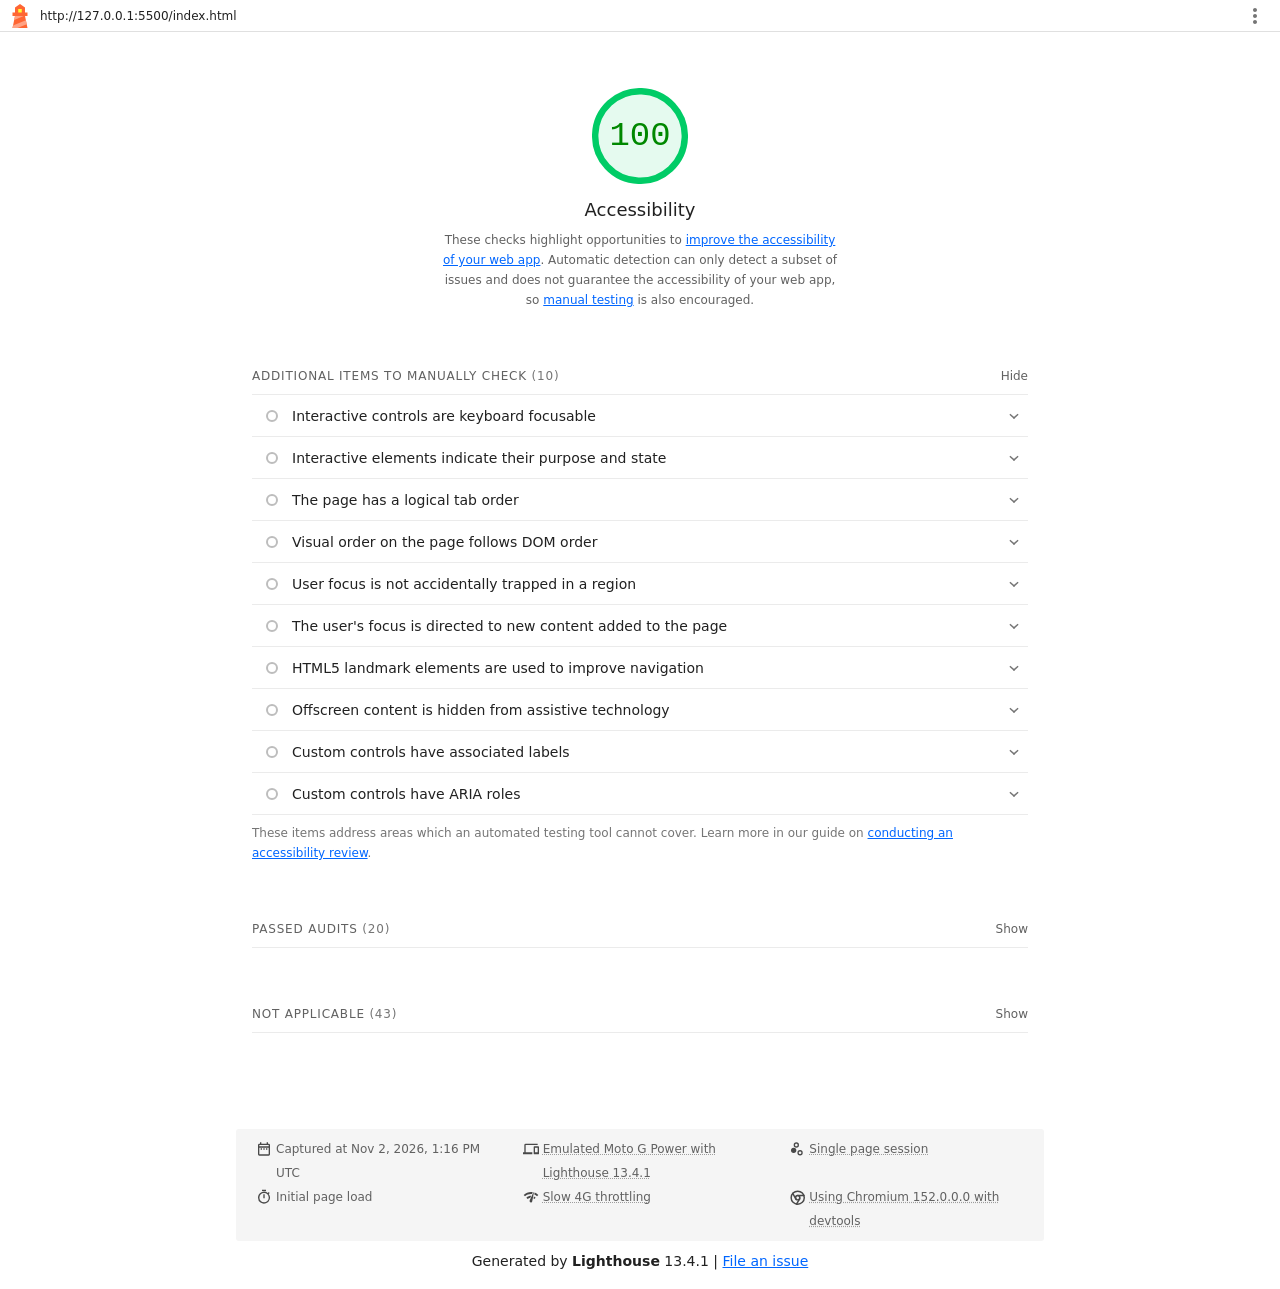
<file: lighthouse/index-accessibility.html>
<!--
@license
Copyright 2018 Google LLC
SPDX-License-Identifier: Apache-2.0
-->
<!doctype html>
<html lang="en">
<head>
  <meta charset="utf-8">
  <meta name="viewport" content="width=device-width, initial-scale=1, minimum-scale=1">
  <link rel="icon" href='data:image/svg+xml;utf8,<svg fill="none" xmlns="http://www.w3.org/2000/svg" viewBox="0 0 48 48"><path d="m14 7 10-7 10 7v10h5v7h-5l5 24H9l5-24H9v-7h5V7Z" fill="%23F63"/><path d="M31.561 24H14l-1.689 8.105L31.561 24ZM18.983 48H9l1.022-4.907L35.723 32.27l1.663 7.98L18.983 48Z" fill="%23FFA385"/><path fill="%23FF3" d="M20.5 10h7v7h-7z"/></svg>'>
  <title>Lighthouse Report</title>
  <style>body {margin: 0}</style>
</head>
<body>
  <noscript>Lighthouse report requires JavaScript. Please enable.</noscript>

  <div id="lh-log"></div>

  <script>window.__LIGHTHOUSE_JSON__ = {"lighthouseVersion":"13.4.1","requestedUrl":"http://127.0.0.1:5500/index.html","mainDocumentUrl":"http://127.0.0.1:5500/index.html","finalDisplayedUrl":"http://127.0.0.1:5500/index.html","finalUrl":"http://127.0.0.1:5500/index.html","fetchTime":"2026-11-02T13:16:34.638Z","gatherMode":"navigation","runWarnings":[],"userAgent":"Mozilla/5.0 (Windows NT 10.0; Win64; x64) AppleWebKit/537.36 (KHTML, like Gecko) Chrome/152.0.0.0 YaBrowser/26.10.0.0 Safari/537.36","environment":{"networkUserAgent":"Mozilla/5.0 (Linux; Android 11; moto g power (2022)) AppleWebKit/537.36 (KHTML, like Gecko) Chrome/152.0.0.0 Mobile Safari/537.36","hostUserAgent":"Mozilla/5.0 (Windows NT 10.0; Win64; x64) AppleWebKit/537.36 (KHTML, like Gecko) Chrome/152.0.0.0 YaBrowser/26.10.0.0 Safari/537.36","benchmarkIndex":3099,"credits":{"axe-core":"4.12.1"}},"audits":{"accesskeys":{"id":"accesskeys","title":"`[accesskey]` values are unique","description":"Access keys let users quickly focus a part of the page. For proper navigation, each access key must be unique. [Learn more about access keys](https://dequeuniversity.com/rules/axe/4.12/accesskeys).","score":null,"scoreDisplayMode":"notApplicable"},"aria-allowed-attr":{"id":"aria-allowed-attr","title":"`[aria-*]` attributes match their roles","description":"Each ARIA `role` supports a specific subset of `aria-*` attributes. Mismatching these invalidates the `aria-*` attributes. [Learn how to match ARIA attributes to their roles](https://dequeuniversity.com/rules/axe/4.12/aria-allowed-attr).","score":1,"scoreDisplayMode":"binary","details":{"type":"table","headings":[{"key":"node","valueType":"node","subItemsHeading":{"key":"relatedNode","valueType":"node"},"label":"Failing Elements"}],"items":[]}},"aria-allowed-role":{"id":"aria-allowed-role","title":"Uses ARIA roles only on compatible elements","description":"Many HTML elements can only be assigned certain ARIA roles. Using ARIA roles where they are not allowed can interfere with the accessibility of the web page. [Learn more about ARIA roles](https://dequeuniversity.com/rules/axe/4.12/aria-allowed-role).","score":null,"scoreDisplayMode":"notApplicable"},"aria-command-name":{"id":"aria-command-name","title":"`button`, `link`, and `menuitem` elements have accessible names","description":"When an element doesn't have an accessible name, screen readers announce it with a generic name, making it unusable for users who rely on screen readers. [Learn how to make command elements more accessible](https://dequeuniversity.com/rules/axe/4.12/aria-command-name).","score":null,"scoreDisplayMode":"notApplicable"},"aria-conditional-attr":{"id":"aria-conditional-attr","title":"ARIA attributes are used as specified for the element's role","description":"Some ARIA attributes are only allowed on an element under certain conditions. [Learn more about conditional ARIA attributes](https://dequeuniversity.com/rules/axe/4.12/aria-conditional-attr).","score":1,"scoreDisplayMode":"binary","details":{"type":"table","headings":[{"key":"node","valueType":"node","subItemsHeading":{"key":"relatedNode","valueType":"node"},"label":"Failing Elements"}],"items":[]}},"aria-deprecated-role":{"id":"aria-deprecated-role","title":"Deprecated ARIA roles were not used","description":"Deprecated ARIA roles may not be processed correctly by assistive technology. [Learn more about deprecated ARIA roles](https://dequeuniversity.com/rules/axe/4.12/aria-deprecated-role).","score":null,"scoreDisplayMode":"notApplicable"},"aria-dialog-name":{"id":"aria-dialog-name","title":"Elements with `role=\"dialog\"` or `role=\"alertdialog\"` have accessible names.","description":"ARIA dialog elements without accessible names may prevent screen readers users from discerning the purpose of these elements. [Learn how to make ARIA dialog elements more accessible](https://dequeuniversity.com/rules/axe/4.12/aria-dialog-name).","score":null,"scoreDisplayMode":"notApplicable"},"aria-hidden-body":{"id":"aria-hidden-body","title":"`[aria-hidden=\"true\"]` is not present on the document `\u003cbody>`","description":"Assistive technologies, like screen readers, work inconsistently when `aria-hidden=\"true\"` is set on the document `\u003cbody>`. [Learn how `aria-hidden` affects the document body](https://dequeuniversity.com/rules/axe/4.12/aria-hidden-body).","score":1,"scoreDisplayMode":"binary","details":{"type":"table","headings":[{"key":"node","valueType":"node","subItemsHeading":{"key":"relatedNode","valueType":"node"},"label":"Failing Elements"}],"items":[]}},"aria-hidden-focus":{"id":"aria-hidden-focus","title":"`[aria-hidden=\"true\"]` elements do not contain focusable descendents","description":"Focusable descendents within an `[aria-hidden=\"true\"]` element prevent those interactive elements from being available to users of assistive technologies like screen readers. [Learn how `aria-hidden` affects focusable elements](https://dequeuniversity.com/rules/axe/4.12/aria-hidden-focus).","score":null,"scoreDisplayMode":"notApplicable"},"aria-input-field-name":{"id":"aria-input-field-name","title":"ARIA input fields have accessible names","description":"When an input field doesn't have an accessible name, screen readers announce it with a generic name, making it unusable for users who rely on screen readers. [Learn more about input field labels](https://dequeuniversity.com/rules/axe/4.12/aria-input-field-name).","score":null,"scoreDisplayMode":"notApplicable"},"aria-meter-name":{"id":"aria-meter-name","title":"ARIA `meter` elements have accessible names","description":"When a meter element doesn't have an accessible name, screen readers announce it with a generic name, making it unusable for users who rely on screen readers. [Learn how to name `meter` elements](https://dequeuniversity.com/rules/axe/4.12/aria-meter-name).","score":null,"scoreDisplayMode":"notApplicable"},"aria-progressbar-name":{"id":"aria-progressbar-name","title":"ARIA `progressbar` elements have accessible names","description":"When a `progressbar` element doesn't have an accessible name, screen readers announce it with a generic name, making it unusable for users who rely on screen readers. [Learn how to label `progressbar` elements](https://dequeuniversity.com/rules/axe/4.12/aria-progressbar-name).","score":null,"scoreDisplayMode":"notApplicable"},"aria-prohibited-attr":{"id":"aria-prohibited-attr","title":"Elements use only permitted ARIA attributes","description":"Using ARIA attributes in roles where they are prohibited can mean that important information is not communicated to users of assistive technologies. [Learn more about prohibited ARIA roles](https://dequeuniversity.com/rules/axe/4.12/aria-prohibited-attr).","score":1,"scoreDisplayMode":"binary","details":{"type":"table","headings":[{"key":"node","valueType":"node","subItemsHeading":{"key":"relatedNode","valueType":"node"},"label":"Failing Elements"}],"items":[]}},"aria-required-attr":{"id":"aria-required-attr","title":"`[role]`s have all required `[aria-*]` attributes","description":"Some ARIA roles have required attributes that describe the state of the element to screen readers. [Learn more about roles and required attributes](https://dequeuniversity.com/rules/axe/4.12/aria-required-attr).","score":null,"scoreDisplayMode":"notApplicable"},"aria-required-children":{"id":"aria-required-children","title":"Elements with an ARIA `[role]` that require children to contain a specific `[role]` have all required children.","description":"Some ARIA parent roles must contain specific child roles to perform their intended accessibility functions. [Learn more about roles and required children elements](https://dequeuniversity.com/rules/axe/4.12/aria-required-children).","score":null,"scoreDisplayMode":"notApplicable"},"aria-required-parent":{"id":"aria-required-parent","title":"`[role]`s are contained by their required parent element","description":"Some ARIA child roles must be contained by specific parent roles to properly perform their intended accessibility functions. [Learn more about ARIA roles and required parent element](https://dequeuniversity.com/rules/axe/4.12/aria-required-parent).","score":null,"scoreDisplayMode":"notApplicable"},"aria-roles":{"id":"aria-roles","title":"`[role]` values are valid","description":"ARIA roles must have valid values in order to perform their intended accessibility functions. [Learn more about valid ARIA roles](https://dequeuniversity.com/rules/axe/4.12/aria-roles).","score":null,"scoreDisplayMode":"notApplicable"},"aria-text":{"id":"aria-text","title":"Elements with the `role=text` attribute do not have focusable descendents.","description":"Adding `role=text` around a text node split by markup enables VoiceOver to treat it as one phrase, but the element's focusable descendents will not be announced. [Learn more about the `role=text` attribute](https://dequeuniversity.com/rules/axe/4.12/aria-text).","score":null,"scoreDisplayMode":"notApplicable"},"aria-toggle-field-name":{"id":"aria-toggle-field-name","title":"ARIA toggle fields have accessible names","description":"When a toggle field doesn't have an accessible name, screen readers announce it with a generic name, making it unusable for users who rely on screen readers. [Learn more about toggle fields](https://dequeuniversity.com/rules/axe/4.12/aria-toggle-field-name).","score":null,"scoreDisplayMode":"notApplicable"},"aria-tooltip-name":{"id":"aria-tooltip-name","title":"ARIA `tooltip` elements have accessible names","description":"When a tooltip element doesn't have an accessible name, screen readers announce it with a generic name, making it unusable for users who rely on screen readers. [Learn how to name `tooltip` elements](https://dequeuniversity.com/rules/axe/4.12/aria-tooltip-name).","score":null,"scoreDisplayMode":"notApplicable"},"aria-treeitem-name":{"id":"aria-treeitem-name","title":"ARIA `treeitem` elements have accessible names","description":"When a `treeitem` element doesn't have an accessible name, screen readers announce it with a generic name, making it unusable for users who rely on screen readers. [Learn more about labeling `treeitem` elements](https://dequeuniversity.com/rules/axe/4.12/aria-treeitem-name).","score":null,"scoreDisplayMode":"notApplicable"},"aria-valid-attr-value":{"id":"aria-valid-attr-value","title":"`[aria-*]` attributes have valid values","description":"Assistive technologies, like screen readers, can't interpret ARIA attributes with invalid values. [Learn more about valid values for ARIA attributes](https://dequeuniversity.com/rules/axe/4.12/aria-valid-attr-value).","score":1,"scoreDisplayMode":"binary","details":{"type":"table","headings":[{"key":"node","valueType":"node","subItemsHeading":{"key":"relatedNode","valueType":"node"},"label":"Failing Elements"}],"items":[]}},"aria-valid-attr":{"id":"aria-valid-attr","title":"`[aria-*]` attributes are valid and not misspelled","description":"Assistive technologies, like screen readers, can't interpret ARIA attributes with invalid names. [Learn more about valid ARIA attributes](https://dequeuniversity.com/rules/axe/4.12/aria-valid-attr).","score":1,"scoreDisplayMode":"binary","details":{"type":"table","headings":[{"key":"node","valueType":"node","subItemsHeading":{"key":"relatedNode","valueType":"node"},"label":"Failing Elements"}],"items":[]}},"button-name":{"id":"button-name","title":"Buttons have an accessible name","description":"When a button doesn't have an accessible name, screen readers announce it as \"button\", making it unusable for users who rely on screen readers. [Learn how to make buttons more accessible](https://dequeuniversity.com/rules/axe/4.12/button-name).","score":1,"scoreDisplayMode":"binary","details":{"type":"table","headings":[{"key":"node","valueType":"node","subItemsHeading":{"key":"relatedNode","valueType":"node"},"label":"Failing Elements"}],"items":[]}},"bypass":{"id":"bypass","title":"The page contains a heading, skip link, or landmark region","description":"Adding ways to bypass repetitive content lets keyboard users navigate the page more efficiently. [Learn more about bypass blocks](https://dequeuniversity.com/rules/axe/4.12/bypass).","score":null,"scoreDisplayMode":"notApplicable"},"color-contrast":{"id":"color-contrast","title":"Background and foreground colors have a sufficient contrast ratio","description":"Low-contrast text is difficult or impossible for many users to read. [Learn how to provide sufficient color contrast](https://dequeuniversity.com/rules/axe/4.12/color-contrast).","score":1,"scoreDisplayMode":"binary","details":{"type":"table","headings":[{"key":"node","valueType":"node","subItemsHeading":{"key":"relatedNode","valueType":"node"},"label":"Failing Elements"}],"items":[]}},"definition-list":{"id":"definition-list","title":"`\u003cdl>`'s contain only properly-ordered `\u003cdt>` and `\u003cdd>` groups, `\u003cscript>`, `\u003ctemplate>` or `\u003cdiv>` elements.","description":"When definition lists are not properly marked up, screen readers may produce confusing or inaccurate output. [Learn how to structure definition lists correctly](https://dequeuniversity.com/rules/axe/4.12/definition-list).","score":null,"scoreDisplayMode":"notApplicable"},"dlitem":{"id":"dlitem","title":"Definition list items are wrapped in `\u003cdl>` elements","description":"Definition list items (`\u003cdt>` and `\u003cdd>`) must be wrapped in a parent `\u003cdl>` element to ensure that screen readers can properly announce them. [Learn how to structure definition lists correctly](https://dequeuniversity.com/rules/axe/4.12/dlitem).","score":null,"scoreDisplayMode":"notApplicable"},"document-title":{"id":"document-title","title":"Document has a `\u003ctitle>` element","description":"The title gives screen reader users an overview of the page, and search engine users rely on it heavily to determine if a page is relevant to their search. [Learn more about document titles](https://dequeuniversity.com/rules/axe/4.12/document-title).","score":1,"scoreDisplayMode":"binary","details":{"type":"table","headings":[{"key":"node","valueType":"node","subItemsHeading":{"key":"relatedNode","valueType":"node"},"label":"Failing Elements"}],"items":[]}},"duplicate-id-aria":{"id":"duplicate-id-aria","title":"ARIA IDs are unique","description":"The value of an ARIA ID must be unique to prevent other instances from being overlooked by assistive technologies. [Learn how to fix duplicate ARIA IDs](https://dequeuniversity.com/rules/axe/4.12/duplicate-id-aria).","score":null,"scoreDisplayMode":"notApplicable"},"empty-heading":{"id":"empty-heading","title":"All heading elements contain content.","description":"A heading with no content or inaccessible text prevent screen reader users from accessing information on the page's structure. [Learn more about headings](https://dequeuniversity.com/rules/axe/4.12/empty-heading).","score":null,"scoreDisplayMode":"notApplicable"},"form-field-multiple-labels":{"id":"form-field-multiple-labels","title":"No form fields have multiple labels","description":"Form fields with multiple labels can be confusingly announced by assistive technologies like screen readers which use either the first, the last, or all of the labels. [Learn how to use form labels](https://dequeuniversity.com/rules/axe/4.12/form-field-multiple-labels).","score":null,"scoreDisplayMode":"notApplicable"},"frame-title":{"id":"frame-title","title":"`\u003cframe>` or `\u003ciframe>` elements have a title","description":"Screen reader users rely on frame titles to describe the contents of frames. [Learn more about frame titles](https://dequeuniversity.com/rules/axe/4.12/frame-title).","score":null,"scoreDisplayMode":"notApplicable"},"heading-order":{"id":"heading-order","title":"Heading elements appear in a sequentially-descending order","description":"Properly ordered headings that do not skip levels convey the semantic structure of the page, making it easier to navigate and understand when using assistive technologies. [Learn more about heading order](https://dequeuniversity.com/rules/axe/4.12/heading-order).","score":1,"scoreDisplayMode":"binary","details":{"type":"table","headings":[{"key":"node","valueType":"node","subItemsHeading":{"key":"relatedNode","valueType":"node"},"label":"Failing Elements"}],"items":[]}},"html-has-lang":{"id":"html-has-lang","title":"`\u003chtml>` element has a `[lang]` attribute","description":"If a page doesn't specify a `lang` attribute, a screen reader assumes that the page is in the default language that the user chose when setting up the screen reader. If the page isn't actually in the default language, then the screen reader might not announce the page's text correctly. [Learn more about the `lang` attribute](https://dequeuniversity.com/rules/axe/4.12/html-has-lang).","score":1,"scoreDisplayMode":"binary","details":{"type":"table","headings":[{"key":"node","valueType":"node","subItemsHeading":{"key":"relatedNode","valueType":"node"},"label":"Failing Elements"}],"items":[]}},"html-lang-valid":{"id":"html-lang-valid","title":"`\u003chtml>` element has a valid value for its `[lang]` attribute","description":"Specifying a valid [BCP 47 language](https://www.w3.org/International/questions/qa-choosing-language-tags#question) helps screen readers announce text properly. [Learn how to use the `lang` attribute](https://dequeuniversity.com/rules/axe/4.12/html-lang-valid).","score":1,"scoreDisplayMode":"binary","details":{"type":"table","headings":[{"key":"node","valueType":"node","subItemsHeading":{"key":"relatedNode","valueType":"node"},"label":"Failing Elements"}],"items":[]}},"html-xml-lang-mismatch":{"id":"html-xml-lang-mismatch","title":"`\u003chtml>` element has an `[xml:lang]` attribute with the same base language as the `[lang]` attribute.","description":"If the webpage does not specify a consistent language, then the screen reader might not announce the page's text correctly. [Learn more about the `lang` attribute](https://dequeuniversity.com/rules/axe/4.12/html-xml-lang-mismatch).","score":null,"scoreDisplayMode":"notApplicable"},"identical-links-same-purpose":{"id":"identical-links-same-purpose","title":"Identical links have the same purpose.","description":"Links with the same destination should have the same description, to help users understand the link's purpose and decide whether to follow it. [Learn more about identical links](https://dequeuniversity.com/rules/axe/4.12/identical-links-same-purpose).","score":null,"scoreDisplayMode":"notApplicable"},"image-alt":{"id":"image-alt","title":"Image elements have `[alt]` attributes","description":"Informative elements should aim for short, descriptive alternate text. Decorative elements can be ignored with an empty alt attribute. [Learn more about the `alt` attribute](https://dequeuniversity.com/rules/axe/4.12/image-alt).","score":1,"scoreDisplayMode":"binary","details":{"type":"table","headings":[{"key":"node","valueType":"node","subItemsHeading":{"key":"relatedNode","valueType":"node"},"label":"Failing Elements"}],"items":[]}},"image-redundant-alt":{"id":"image-redundant-alt","title":"Image elements do not have `[alt]` attributes that are redundant text.","description":"Informative elements should aim for short, descriptive alternative text. Alternative text that is exactly the same as the text adjacent to the link or image is potentially confusing for screen reader users, because the text will be read twice. [Learn more about the `alt` attribute](https://dequeuniversity.com/rules/axe/4.12/image-redundant-alt).","score":null,"scoreDisplayMode":"notApplicable"},"input-button-name":{"id":"input-button-name","title":"Input buttons have discernible text.","description":"Adding discernable and accessible text to input buttons may help screen reader users understand the purpose of the input button. [Learn more about input buttons](https://dequeuniversity.com/rules/axe/4.12/input-button-name).","score":null,"scoreDisplayMode":"notApplicable"},"input-image-alt":{"id":"input-image-alt","title":"`\u003cinput type=\"image\">` elements have `[alt]` text","description":"When an image is being used as an `\u003cinput>` button, providing alternative text can help screen reader users understand the purpose of the button. [Learn about input image alt text](https://dequeuniversity.com/rules/axe/4.12/input-image-alt).","score":null,"scoreDisplayMode":"notApplicable"},"label-content-name-mismatch":{"id":"label-content-name-mismatch","title":"Elements with visible text labels have matching accessible names.","description":"Visible text labels that do not match the accessible name can result in a confusing experience for screen reader users. [Learn more about accessible names](https://dequeuniversity.com/rules/axe/4.12/label-content-name-mismatch).","score":1,"scoreDisplayMode":"binary","details":{"type":"table","headings":[{"key":"node","valueType":"node","subItemsHeading":{"key":"relatedNode","valueType":"node"},"label":"Failing Elements"}],"items":[]}},"label":{"id":"label","title":"Form elements have associated labels","description":"Labels ensure that form controls are announced properly by assistive technologies, like screen readers. [Learn more about form element labels](https://dequeuniversity.com/rules/axe/4.12/label).","score":null,"scoreDisplayMode":"notApplicable"},"landmark-one-main":{"id":"landmark-one-main","title":"Document has a main landmark.","description":"One main landmark helps screen reader users navigate a web page. [Learn more about landmarks](https://dequeuniversity.com/rules/axe/4.12/landmark-one-main).","score":1,"scoreDisplayMode":"binary","details":{"type":"table","headings":[{"key":"node","valueType":"node","subItemsHeading":{"key":"relatedNode","valueType":"node"},"label":"Failing Elements"}],"items":[]}},"link-name":{"id":"link-name","title":"Links have a discernible name","description":"Link text (and alternate text for images, when used as links) that is discernible, unique, and focusable improves the navigation experience for screen reader users. [Learn how to make links accessible](https://dequeuniversity.com/rules/axe/4.12/link-name).","score":1,"scoreDisplayMode":"binary","details":{"type":"table","headings":[{"key":"node","valueType":"node","subItemsHeading":{"key":"relatedNode","valueType":"node"},"label":"Failing Elements"}],"items":[]}},"link-in-text-block":{"id":"link-in-text-block","title":"Links are distinguishable without relying on color.","description":"Low-contrast text is difficult or impossible for many users to read. Link text that is discernible improves the experience for users with low vision. [Learn how to make links distinguishable](https://dequeuniversity.com/rules/axe/4.12/link-in-text-block).","score":null,"scoreDisplayMode":"notApplicable"},"list":{"id":"list","title":"Lists contain only `\u003cli>` elements and script supporting elements (`\u003cscript>` and `\u003ctemplate>`).","description":"Screen readers have a specific way of announcing lists. Ensuring proper list structure aids screen reader output. [Learn more about proper list structure](https://dequeuniversity.com/rules/axe/4.12/list).","score":1,"scoreDisplayMode":"binary","details":{"type":"table","headings":[{"key":"node","valueType":"node","subItemsHeading":{"key":"relatedNode","valueType":"node"},"label":"Failing Elements"}],"items":[]}},"listitem":{"id":"listitem","title":"List items (`\u003cli>`) are contained within `\u003cul>`, `\u003col>` or `\u003cmenu>` parent elements","description":"Screen readers require list items (`\u003cli>`) to be contained within a parent `\u003cul>`, `\u003col>` or `\u003cmenu>` to be announced properly. [Learn more about proper list structure](https://dequeuniversity.com/rules/axe/4.12/listitem).","score":1,"scoreDisplayMode":"binary","details":{"type":"table","headings":[{"key":"node","valueType":"node","subItemsHeading":{"key":"relatedNode","valueType":"node"},"label":"Failing Elements"}],"items":[]}},"meta-refresh":{"id":"meta-refresh","title":"The document does not use `\u003cmeta http-equiv=\"refresh\">`","description":"Users do not expect a page to refresh automatically, and doing so will move focus back to the top of the page. This may create a frustrating or confusing experience. [Learn more about the refresh meta tag](https://dequeuniversity.com/rules/axe/4.12/meta-refresh).","score":null,"scoreDisplayMode":"notApplicable"},"meta-viewport":{"id":"meta-viewport","title":"`[user-scalable=\"no\"]` is not used in the `\u003cmeta name=\"viewport\">` element and the `[maximum-scale]` attribute is not less than 5.","description":"Disabling zooming is problematic for users with low vision who rely on screen magnification to properly see the contents of a web page. [Learn more about the viewport meta tag](https://dequeuniversity.com/rules/axe/4.12/meta-viewport).","score":1,"scoreDisplayMode":"binary","details":{"type":"table","headings":[{"key":"node","valueType":"node","subItemsHeading":{"key":"relatedNode","valueType":"node"},"label":"Failing Elements"}],"items":[]}},"object-alt":{"id":"object-alt","title":"`\u003cobject>` elements have alternate text","description":"Screen readers cannot translate non-text content. Adding alternate text to `\u003cobject>` elements helps screen readers convey meaning to users. [Learn more about alt text for `object` elements](https://dequeuniversity.com/rules/axe/4.12/object-alt).","score":null,"scoreDisplayMode":"notApplicable"},"select-name":{"id":"select-name","title":"Select elements have associated label elements.","description":"Form elements without effective labels can create frustrating experiences for screen reader users. [Learn more about the `select` element](https://dequeuniversity.com/rules/axe/4.12/select-name).","score":null,"scoreDisplayMode":"notApplicable"},"skip-link":{"id":"skip-link","title":"Skip links are focusable.","description":"Including a skip link can help users skip to the main content to save time. [Learn more about skip links](https://dequeuniversity.com/rules/axe/4.12/skip-link).","score":1,"scoreDisplayMode":"binary","details":{"type":"table","headings":[{"key":"node","valueType":"node","subItemsHeading":{"key":"relatedNode","valueType":"node"},"label":"Failing Elements"}],"items":[]}},"tabindex":{"id":"tabindex","title":"No element has a `[tabindex]` value greater than 0","description":"A value greater than 0 implies an explicit navigation ordering. Although technically valid, this often creates frustrating experiences for users who rely on assistive technologies. [Learn more about the `tabindex` attribute](https://dequeuniversity.com/rules/axe/4.12/tabindex).","score":null,"scoreDisplayMode":"notApplicable"},"table-duplicate-name":{"id":"table-duplicate-name","title":"Tables have different content in the summary attribute and `\u003ccaption>`.","description":"The summary attribute should describe the table structure, while `\u003ccaption>` should have the onscreen title. Accurate table mark-up helps users of screen readers. [Learn more about summary and caption](https://dequeuniversity.com/rules/axe/4.12/table-duplicate-name).","score":null,"scoreDisplayMode":"notApplicable"},"table-fake-caption":{"id":"table-fake-caption","title":"Tables use `\u003ccaption>` instead of cells with the `[colspan]` attribute to indicate a caption.","description":"Screen readers have features to make navigating tables easier. Ensuring that tables use the actual caption element instead of cells with the `[colspan]` attribute may improve the experience for screen reader users. [Learn more about captions](https://dequeuniversity.com/rules/axe/4.12/table-fake-caption).","score":null,"scoreDisplayMode":"notApplicable"},"target-size":{"id":"target-size","title":"Touch targets have sufficient size and spacing.","description":"Touch targets with sufficient size and spacing help users who may have difficulty targeting small controls to activate the targets. [Learn more about touch targets](https://dequeuniversity.com/rules/axe/4.12/target-size).","score":1,"scoreDisplayMode":"binary","details":{"type":"table","headings":[{"key":"node","valueType":"node","subItemsHeading":{"key":"relatedNode","valueType":"node"},"label":"Failing Elements"}],"items":[]}},"td-has-header":{"id":"td-has-header","title":"`\u003ctd>` elements in a large `\u003ctable>` have one or more table headers.","description":"Screen readers have features to make navigating tables easier. Ensuring that `\u003ctd>` elements in a large table (3 or more cells in width and height) have an associated table header may improve the experience for screen reader users. [Learn more about table headers](https://dequeuniversity.com/rules/axe/4.12/td-has-header).","score":null,"scoreDisplayMode":"notApplicable"},"td-headers-attr":{"id":"td-headers-attr","title":"Cells in a `\u003ctable>` element that use the `[headers]` attribute refer to table cells within the same table.","description":"Screen readers have features to make navigating tables easier. Ensuring `\u003ctd>` cells using the `[headers]` attribute only refer to other cells in the same table may improve the experience for screen reader users. [Learn more about the `headers` attribute](https://dequeuniversity.com/rules/axe/4.12/td-headers-attr).","score":null,"scoreDisplayMode":"notApplicable"},"th-has-data-cells":{"id":"th-has-data-cells","title":"`\u003cth>` elements and elements with `[role=\"columnheader\"/\"rowheader\"]` have data cells they describe.","description":"Screen readers have features to make navigating tables easier. Ensuring table headers always refer to some set of cells may improve the experience for screen reader users. [Learn more about table headers](https://dequeuniversity.com/rules/axe/4.12/th-has-data-cells).","score":null,"scoreDisplayMode":"notApplicable"},"valid-lang":{"id":"valid-lang","title":"`[lang]` attributes have a valid value","description":"Specifying a valid [BCP 47 language](https://www.w3.org/International/questions/qa-choosing-language-tags#question) on elements helps ensure that text is pronounced correctly by a screen reader. [Learn how to use the `lang` attribute](https://dequeuniversity.com/rules/axe/4.12/valid-lang).","score":null,"scoreDisplayMode":"notApplicable"},"video-caption":{"id":"video-caption","title":"`\u003cvideo>` elements contain a `\u003ctrack>` element with `[kind=\"captions\"]`","description":"When a video provides a caption it is easier for deaf and hearing impaired users to access its information. [Learn more about video captions](https://dequeuniversity.com/rules/axe/4.12/video-caption).","score":null,"scoreDisplayMode":"notApplicable"},"custom-controls-labels":{"id":"custom-controls-labels","title":"Custom controls have associated labels","description":"Custom interactive controls have associated labels, provided by aria-label or aria-labelledby. [Learn more about custom controls and labels](https://developer.chrome.com/docs/lighthouse/accessibility/custom-controls-labels/).","score":null,"scoreDisplayMode":"manual"},"custom-controls-roles":{"id":"custom-controls-roles","title":"Custom controls have ARIA roles","description":"Custom interactive controls have appropriate ARIA roles. [Learn how to add roles to custom controls](https://developer.chrome.com/docs/lighthouse/accessibility/custom-control-roles/).","score":null,"scoreDisplayMode":"manual"},"focus-traps":{"id":"focus-traps","title":"User focus is not accidentally trapped in a region","description":"A user can tab into and out of any control or region without accidentally trapping their focus. [Learn how to avoid focus traps](https://developer.chrome.com/docs/lighthouse/accessibility/focus-traps/).","score":null,"scoreDisplayMode":"manual"},"focusable-controls":{"id":"focusable-controls","title":"Interactive controls are keyboard focusable","description":"Custom interactive controls are keyboard focusable and display a focus indicator. [Learn how to make custom controls focusable](https://developer.chrome.com/docs/lighthouse/accessibility/focusable-controls/).","score":null,"scoreDisplayMode":"manual"},"interactive-element-affordance":{"id":"interactive-element-affordance","title":"Interactive elements indicate their purpose and state","description":"Interactive elements, such as links and buttons, should indicate their state and be distinguishable from non-interactive elements. [Learn how to decorate interactive elements with affordance hints](https://developer.chrome.com/docs/lighthouse/accessibility/interactive-element-affordance/).","score":null,"scoreDisplayMode":"manual"},"logical-tab-order":{"id":"logical-tab-order","title":"The page has a logical tab order","description":"Tabbing through the page follows the visual layout. Users cannot focus elements that are offscreen. [Learn more about logical tab ordering](https://developer.chrome.com/docs/lighthouse/accessibility/logical-tab-order/).","score":null,"scoreDisplayMode":"manual"},"managed-focus":{"id":"managed-focus","title":"The user's focus is directed to new content added to the page","description":"If new content, such as a dialog, is added to the page, the user's focus is directed to it. [Learn how to direct focus to new content](https://developer.chrome.com/docs/lighthouse/accessibility/managed-focus/).","score":null,"scoreDisplayMode":"manual"},"offscreen-content-hidden":{"id":"offscreen-content-hidden","title":"Offscreen content is hidden from assistive technology","description":"Offscreen content is hidden with display: none or aria-hidden=true. [Learn how to properly hide offscreen content](https://developer.chrome.com/docs/lighthouse/accessibility/offscreen-content-hidden/).","score":null,"scoreDisplayMode":"manual"},"use-landmarks":{"id":"use-landmarks","title":"HTML5 landmark elements are used to improve navigation","description":"Landmark elements (`\u003cmain>`, `\u003cnav>`, etc.) are used to improve the keyboard navigation of the page for assistive technology. [Learn more about landmark elements](https://developer.chrome.com/docs/lighthouse/accessibility/use-landmarks/).","score":null,"scoreDisplayMode":"manual"},"visual-order-follows-dom":{"id":"visual-order-follows-dom","title":"Visual order on the page follows DOM order","description":"DOM order matches the visual order, improving navigation for assistive technology. [Learn more about DOM and visual ordering](https://developer.chrome.com/docs/lighthouse/accessibility/visual-order-follows-dom/).","score":null,"scoreDisplayMode":"manual"},"autocomplete-valid":{"id":"autocomplete-valid","title":"`autocomplete` attributes are used correctly","description":"The `autocomplete` attribute values must be valid and correctly applied for screen readers to function correctly. [Learn more about valid autocomplete values](https://dequeuniversity.com/rules/axe/4.12/autocomplete-valid).","score":null,"scoreDisplayMode":"notApplicable"},"presentation-role-conflict":{"id":"presentation-role-conflict","title":"Elements with `role=\"none\"` or `role=\"presentation\"` do not have conflicts","description":"There are certain cases where the semantic role of an element with `role=\"none\"` or `role=\"presentation\"` does not resolve to none or presentation. To ensure the element remains removed from the accessibility tree, you should not add any global ARIA attributes to the element or make it focusable. [Learn more about presentation role conflict](https://dequeuniversity.com/rules/axe/4.12/presentation-role-conflict).","score":null,"scoreDisplayMode":"notApplicable"},"svg-img-alt":{"id":"svg-img-alt","title":"SVG elements with an `img` role have an accessible text alternative","description":"Ensures SVG elements with an `img`, `graphics-document` or `graphics-symbol` role have an accessible text alternative. [Learn more about SVG alt text](https://dequeuniversity.com/rules/axe/4.12/svg-img-alt).","score":null,"scoreDisplayMode":"notApplicable"}},"configSettings":{"output":"json","maxWaitForFcp":30000,"maxWaitForLoad":45000,"pauseAfterFcpMs":1000,"pauseAfterLoadMs":1000,"networkQuietThresholdMs":1000,"cpuQuietThresholdMs":1000,"formFactor":"mobile","throttling":{"rttMs":150,"throughputKbps":1638.4,"requestLatencyMs":562.5,"downloadThroughputKbps":1474.5600000000002,"uploadThroughputKbps":675,"cpuSlowdownMultiplier":4},"throttlingMethod":"simulate","screenEmulation":{"mobile":true,"width":412,"height":823,"deviceScaleFactor":1.75,"disabled":true},"emulatedUserAgent":"Mozilla/5.0 (Linux; Android 11; moto g power (2022)) AppleWebKit/537.36 (KHTML, like Gecko) Chrome/136.0.0.0 Mobile Safari/537.36","auditMode":false,"gatherMode":false,"clearStorageTypes":["file_systems","shader_cache","service_workers","cache_storage"],"disableStorageReset":false,"debugNavigation":false,"channel":"devtools","usePassiveGathering":false,"disableFullPageScreenshot":false,"skipAboutBlank":false,"blankPage":"about:blank","ignoreStatusCode":true,"locale":"en-US","blockedUrlPatterns":null,"additionalTraceCategories":"","extraHeaders":null,"precomputedLanternData":null,"onlyAudits":null,"onlyCategories":["accessibility"],"skipAudits":null},"categories":{"accessibility":{"title":"Accessibility","description":"These checks highlight opportunities to [improve the accessibility of your web app](https://developer.chrome.com/docs/lighthouse/accessibility/). Automatic detection can only detect a subset of issues and does not guarantee the accessibility of your web app, so [manual testing](https://web.dev/articles/how-to-review) is also encouraged.","manualDescription":"These items address areas which an automated testing tool cannot cover. Learn more in our guide on [conducting an accessibility review](https://web.dev/articles/how-to-review).","supportedModes":["navigation","snapshot"],"auditRefs":[{"id":"accesskeys","weight":0,"group":"a11y-navigation"},{"id":"aria-allowed-attr","weight":10,"group":"a11y-aria"},{"id":"aria-command-name","weight":0,"group":"a11y-aria"},{"id":"aria-conditional-attr","weight":7,"group":"a11y-aria"},{"id":"aria-deprecated-role","weight":0,"group":"a11y-aria"},{"id":"aria-dialog-name","weight":0,"group":"a11y-aria"},{"id":"aria-hidden-body","weight":10,"group":"a11y-aria"},{"id":"aria-hidden-focus","weight":0,"group":"a11y-aria"},{"id":"aria-input-field-name","weight":0,"group":"a11y-aria"},{"id":"aria-meter-name","weight":0,"group":"a11y-aria"},{"id":"aria-progressbar-name","weight":0,"group":"a11y-aria"},{"id":"aria-prohibited-attr","weight":7,"group":"a11y-aria"},{"id":"aria-required-attr","weight":0,"group":"a11y-aria"},{"id":"aria-required-children","weight":0,"group":"a11y-aria"},{"id":"aria-required-parent","weight":0,"group":"a11y-aria"},{"id":"aria-roles","weight":0,"group":"a11y-aria"},{"id":"aria-text","weight":0,"group":"a11y-aria"},{"id":"aria-toggle-field-name","weight":0,"group":"a11y-aria"},{"id":"aria-tooltip-name","weight":0,"group":"a11y-aria"},{"id":"aria-treeitem-name","weight":0,"group":"a11y-aria"},{"id":"aria-valid-attr-value","weight":10,"group":"a11y-aria"},{"id":"aria-valid-attr","weight":10,"group":"a11y-aria"},{"id":"button-name","weight":10,"group":"a11y-names-labels"},{"id":"bypass","weight":0,"group":"a11y-navigation"},{"id":"color-contrast","weight":7,"group":"a11y-color-contrast"},{"id":"definition-list","weight":0,"group":"a11y-tables-lists"},{"id":"dlitem","weight":0,"group":"a11y-tables-lists"},{"id":"document-title","weight":7,"group":"a11y-names-labels"},{"id":"duplicate-id-aria","weight":0,"group":"a11y-aria"},{"id":"form-field-multiple-labels","weight":0,"group":"a11y-names-labels"},{"id":"frame-title","weight":0,"group":"a11y-names-labels"},{"id":"heading-order","weight":3,"group":"a11y-navigation"},{"id":"html-has-lang","weight":7,"group":"a11y-language"},{"id":"html-lang-valid","weight":7,"group":"a11y-language"},{"id":"html-xml-lang-mismatch","weight":0,"group":"a11y-language"},{"id":"image-alt","weight":10,"group":"a11y-names-labels"},{"id":"input-button-name","weight":0,"group":"a11y-names-labels"},{"id":"input-image-alt","weight":0,"group":"a11y-names-labels"},{"id":"label","weight":0,"group":"a11y-names-labels"},{"id":"link-in-text-block","weight":0,"group":"a11y-color-contrast"},{"id":"link-name","weight":7,"group":"a11y-names-labels"},{"id":"list","weight":7,"group":"a11y-tables-lists"},{"id":"listitem","weight":7,"group":"a11y-tables-lists"},{"id":"meta-refresh","weight":0,"group":"a11y-best-practices"},{"id":"meta-viewport","weight":10,"group":"a11y-best-practices"},{"id":"object-alt","weight":0,"group":"a11y-names-labels"},{"id":"select-name","weight":0,"group":"a11y-names-labels"},{"id":"skip-link","weight":3,"group":"a11y-names-labels"},{"id":"tabindex","weight":0,"group":"a11y-navigation"},{"id":"target-size","weight":7,"group":"a11y-best-practices"},{"id":"td-headers-attr","weight":0,"group":"a11y-tables-lists"},{"id":"th-has-data-cells","weight":0,"group":"a11y-tables-lists"},{"id":"valid-lang","weight":0,"group":"a11y-language"},{"id":"video-caption","weight":0,"group":"a11y-audio-video"},{"id":"landmark-one-main","weight":3,"group":"a11y-best-practices"},{"id":"autocomplete-valid","weight":0,"group":"a11y-best-practices"},{"id":"presentation-role-conflict","weight":0,"group":"a11y-best-practices"},{"id":"svg-img-alt","weight":0,"group":"a11y-best-practices"},{"id":"focusable-controls","weight":0},{"id":"interactive-element-affordance","weight":0},{"id":"logical-tab-order","weight":0},{"id":"visual-order-follows-dom","weight":0},{"id":"focus-traps","weight":0},{"id":"managed-focus","weight":0},{"id":"use-landmarks","weight":0},{"id":"offscreen-content-hidden","weight":0},{"id":"custom-controls-labels","weight":0},{"id":"custom-controls-roles","weight":0},{"id":"table-duplicate-name","weight":0,"group":"a11y-best-practices"},{"id":"empty-heading","weight":0,"group":"a11y-best-practices"},{"id":"aria-allowed-role","weight":0,"group":"a11y-best-practices"},{"id":"image-redundant-alt","weight":0,"group":"a11y-names-labels"},{"id":"identical-links-same-purpose","weight":0,"group":"a11y-best-practices"},{"id":"label-content-name-mismatch","weight":0,"group":"hidden"},{"id":"table-fake-caption","weight":0,"group":"hidden"},{"id":"td-has-header","weight":0,"group":"hidden"}],"id":"accessibility","score":1}},"categoryGroups":{"metrics":{"title":"Metrics"},"insights":{"title":"Insights","description":"These insights are also available in the Chrome DevTools Performance Panel - [record a trace](https://developer.chrome.com/docs/devtools/performance/reference) to view more detailed information."},"diagnostics":{"title":"Diagnostics","description":"More information about the performance of your application. These numbers don't [directly affect](https://developer.chrome.com/docs/lighthouse/performance/performance-scoring/) the Performance score."},"a11y-best-practices":{"title":"Best practices","description":"These items highlight common accessibility best practices."},"a11y-color-contrast":{"title":"Contrast","description":"These are opportunities to improve the legibility of your content."},"a11y-names-labels":{"title":"Names and labels","description":"These are opportunities to improve the semantics of the controls in your application. This may enhance the experience for users of assistive technology, like a screen reader."},"a11y-navigation":{"title":"Navigation","description":"These are opportunities to improve keyboard navigation in your application."},"a11y-aria":{"title":"ARIA","description":"These are opportunities to improve the usage of ARIA in your application which may enhance the experience for users of assistive technology, like a screen reader."},"a11y-language":{"title":"Internationalization and localization","description":"These are opportunities to improve the interpretation of your content by users in different locales."},"a11y-audio-video":{"title":"Audio and video","description":"These are opportunities to provide alternative content for audio and video. This may improve the experience for users with hearing or vision impairments."},"a11y-tables-lists":{"title":"Tables and lists","description":"These are opportunities to improve the experience of reading tabular or list data using assistive technology, like a screen reader."},"seo-mobile":{"title":"Mobile Friendly","description":"Make sure your pages are mobile friendly so users don’t have to pinch or zoom in order to read the content pages. [Learn how to make pages mobile-friendly](https://developers.google.com/search/mobile-sites/)."},"seo-content":{"title":"Content Best Practices","description":"Format your HTML in a way that enables crawlers to better understand your app’s content."},"seo-crawl":{"title":"Crawling and Indexing","description":"To appear in search results, crawlers need access to your app."},"best-practices-trust-safety":{"title":"Trust and Safety"},"best-practices-ux":{"title":"User Experience"},"best-practices-browser-compat":{"title":"Browser Compatibility"},"best-practices-general":{"title":"General"},"webmcp":{"title":"WebMCP","description":"Audits validating WebMCP integration."},"agent-accessibility":{"title":"Agent Accessibility","description":"These audits highlight best practices for improving the accessibility of the website for AI agents."},"hidden":{"title":""}},"stackPacks":[],"entities":[{"name":"127.0.0.1","origins":["http://127.0.0.1:5500"],"isFirstParty":true,"isUnrecognized":true}],"fullPageScreenshot":{"screenshot":{"data":"[data-uri]","width":412,"height":2577.60009765625},"nodes":{"1-0-H1":{"id":"","top":453,"bottom":539,"left":40,"right":372,"width":332,"height":87},"1-1-DIV":{"id":"","top":372,"bottom":772,"left":16,"right":396,"width":380,"height":400},"1-2-A":{"id":"","top":2522,"bottom":2562,"left":356,"right":396,"width":40,"height":40}}},"timing":{"entries":[{"startTime":120.3,"name":"lh:config","duration":119.6,"entryType":"measure"},{"startTime":121.1,"name":"lh:config:resolveArtifactsToDefns","duration":0.8,"entryType":"measure"},{"startTime":239.9,"name":"lh:runner:gather","duration":4995.5,"entryType":"measure"},{"startTime":245.2,"name":"lh:driver:connect","duration":6.2,"entryType":"measure"},{"startTime":251.6,"name":"lh:driver:navigate","duration":68.2,"entryType":"measure"},{"startTime":320,"name":"lh:gather:getBenchmarkIndex","duration":1017.5,"entryType":"measure"},{"startTime":1337.6,"name":"lh:gather:getVersion","duration":0.6,"entryType":"measure"},{"startTime":1338.2,"name":"lh:gather:getDevicePixelRatio","duration":1.4,"entryType":"measure"},{"startTime":1339.7,"name":"lh:prepare:navigationMode","duration":126.5,"entryType":"measure"},{"startTime":1340,"name":"lh:gather:getVersion","duration":0.3,"entryType":"measure"},{"startTime":1351.5,"name":"lh:storage:clearDataForOrigin","duration":50.5,"entryType":"measure"},{"startTime":1402,"name":"lh:storage:clearBrowserCaches","duration":63.1,"entryType":"measure"},{"startTime":1465.6,"name":"lh:gather:prepareThrottlingAndNetwork","duration":0.6,"entryType":"measure"},{"startTime":1470.7,"name":"lh:driver:navigate","duration":2471.2,"entryType":"measure"},{"startTime":3946.4,"name":"lh:computed:NetworkRecords","duration":0.9,"entryType":"measure"},{"startTime":3947.7,"name":"lh:gather:getArtifact:DevtoolsLog","duration":0.1,"entryType":"measure"},{"startTime":3947.8,"name":"lh:gather:getArtifact:Accessibility","duration":131.5,"entryType":"measure"},{"startTime":4079.5,"name":"lh:gather:getArtifact:NetworkUserAgent","duration":0.2,"entryType":"measure"},{"startTime":4079.7,"name":"lh:gather:getArtifact:Stacks","duration":7.9,"entryType":"measure"},{"startTime":4079.8,"name":"lh:gather:collectStacks","duration":7.8,"entryType":"measure"},{"startTime":4087.6,"name":"lh:gather:getArtifact:FullPageScreenshot","duration":1145.8,"entryType":"measure"},{"startTime":5235.8,"name":"lh:runner:audit","duration":120.5,"entryType":"measure"},{"startTime":5236,"name":"lh:runner:auditing","duration":120.1,"entryType":"measure"},{"startTime":5237,"name":"lh:audit:accesskeys","duration":0.9,"entryType":"measure"},{"startTime":5238.1,"name":"lh:audit:aria-allowed-attr","duration":2.5,"entryType":"measure"},{"startTime":5240.7,"name":"lh:audit:aria-allowed-role","duration":0.4,"entryType":"measure"},{"startTime":5241.3,"name":"lh:audit:aria-command-name","duration":0.5,"entryType":"measure"},{"startTime":5241.9,"name":"lh:audit:aria-conditional-attr","duration":2.7,"entryType":"measure"},{"startTime":5244.9,"name":"lh:audit:aria-deprecated-role","duration":1.1,"entryType":"measure"},{"startTime":5246.2,"name":"lh:audit:aria-dialog-name","duration":1.1,"entryType":"measure"},{"startTime":5247.6,"name":"lh:audit:aria-hidden-body","duration":1.9,"entryType":"measure"},{"startTime":5249.7,"name":"lh:audit:aria-hidden-focus","duration":1,"entryType":"measure"},{"startTime":5251.1,"name":"lh:audit:aria-input-field-name","duration":0.9,"entryType":"measure"},{"startTime":5252.1,"name":"lh:audit:aria-meter-name","duration":0.5,"entryType":"measure"},{"startTime":5252.8,"name":"lh:audit:aria-progressbar-name","duration":0.5,"entryType":"measure"},{"startTime":5253.5,"name":"lh:audit:aria-prohibited-attr","duration":1.5,"entryType":"measure"},{"startTime":5255.1,"name":"lh:audit:aria-required-attr","duration":0.7,"entryType":"measure"},{"startTime":5255.8,"name":"lh:audit:aria-required-children","duration":0.7,"entryType":"measure"},{"startTime":5256.6,"name":"lh:audit:aria-required-parent","duration":0.6,"entryType":"measure"},{"startTime":5257.3,"name":"lh:audit:aria-roles","duration":0.6,"entryType":"measure"},{"startTime":5258,"name":"lh:audit:aria-text","duration":0.7,"entryType":"measure"},{"startTime":5258.7,"name":"lh:audit:aria-toggle-field-name","duration":0.8,"entryType":"measure"},{"startTime":5260,"name":"lh:audit:aria-tooltip-name","duration":0.8,"entryType":"measure"},{"startTime":5261.1,"name":"lh:audit:aria-treeitem-name","duration":1.3,"entryType":"measure"},{"startTime":5262.7,"name":"lh:audit:aria-valid-attr-value","duration":2.4,"entryType":"measure"},{"startTime":5265.2,"name":"lh:audit:aria-valid-attr","duration":1.4,"entryType":"measure"},{"startTime":5266.8,"name":"lh:audit:button-name","duration":1.4,"entryType":"measure"},{"startTime":5268.3,"name":"lh:audit:bypass","duration":1.6,"entryType":"measure"},{"startTime":5270,"name":"lh:audit:color-contrast","duration":1.4,"entryType":"measure"},{"startTime":5271.5,"name":"lh:audit:definition-list","duration":0.9,"entryType":"measure"},{"startTime":5272.4,"name":"lh:audit:dlitem","duration":0.9,"entryType":"measure"},{"startTime":5273.4,"name":"lh:audit:document-title","duration":1.5,"entryType":"measure"},{"startTime":5275,"name":"lh:audit:duplicate-id-aria","duration":1.7,"entryType":"measure"},{"startTime":5276.8,"name":"lh:audit:empty-heading","duration":2.3,"entryType":"measure"},{"startTime":5279.2,"name":"lh:audit:form-field-multiple-labels","duration":1,"entryType":"measure"},{"startTime":5280.3,"name":"lh:audit:frame-title","duration":1,"entryType":"measure"},{"startTime":5281.5,"name":"lh:audit:heading-order","duration":1.6,"entryType":"measure"},{"startTime":5283.2,"name":"lh:audit:html-has-lang","duration":1.7,"entryType":"measure"},{"startTime":5285,"name":"lh:audit:html-lang-valid","duration":1.8,"entryType":"measure"},{"startTime":5286.8,"name":"lh:audit:html-xml-lang-mismatch","duration":1,"entryType":"measure"},{"startTime":5288,"name":"lh:audit:identical-links-same-purpose","duration":1.6,"entryType":"measure"},{"startTime":5289.7,"name":"lh:audit:image-alt","duration":11.6,"entryType":"measure"},{"startTime":5301.4,"name":"lh:audit:image-redundant-alt","duration":1.7,"entryType":"measure"},{"startTime":5303.1,"name":"lh:audit:input-button-name","duration":1,"entryType":"measure"},{"startTime":5304.2,"name":"lh:audit:input-image-alt","duration":1,"entryType":"measure"},{"startTime":5305.3,"name":"lh:audit:label-content-name-mismatch","duration":1.4,"entryType":"measure"},{"startTime":5306.8,"name":"lh:audit:label","duration":1.1,"entryType":"measure"},{"startTime":5307.9,"name":"lh:audit:landmark-one-main","duration":1.6,"entryType":"measure"},{"startTime":5309.7,"name":"lh:audit:link-name","duration":1.6,"entryType":"measure"},{"startTime":5311.4,"name":"lh:audit:link-in-text-block","duration":1.1,"entryType":"measure"},{"startTime":5312.5,"name":"lh:audit:list","duration":1.5,"entryType":"measure"},{"startTime":5314.2,"name":"lh:audit:listitem","duration":1.5,"entryType":"measure"},{"startTime":5315.7,"name":"lh:audit:meta-refresh","duration":1.1,"entryType":"measure"},{"startTime":5316.9,"name":"lh:audit:meta-viewport","duration":1.5,"entryType":"measure"},{"startTime":5318.5,"name":"lh:audit:object-alt","duration":14.6,"entryType":"measure"},{"startTime":5333.2,"name":"lh:audit:select-name","duration":2,"entryType":"measure"},{"startTime":5335.3,"name":"lh:audit:skip-link","duration":3.8,"entryType":"measure"},{"startTime":5339.1,"name":"lh:audit:tabindex","duration":1.4,"entryType":"measure"},{"startTime":5340.6,"name":"lh:audit:table-duplicate-name","duration":1.3,"entryType":"measure"},{"startTime":5342,"name":"lh:audit:table-fake-caption","duration":1.4,"entryType":"measure"},{"startTime":5343.5,"name":"lh:audit:target-size","duration":1.5,"entryType":"measure"},{"startTime":5345.1,"name":"lh:audit:td-has-header","duration":1.3,"entryType":"measure"},{"startTime":5346.5,"name":"lh:audit:td-headers-attr","duration":1.4,"entryType":"measure"},{"startTime":5348,"name":"lh:audit:th-has-data-cells","duration":1.4,"entryType":"measure"},{"startTime":5349.5,"name":"lh:audit:valid-lang","duration":1.4,"entryType":"measure"},{"startTime":5351,"name":"lh:audit:video-caption","duration":1.4,"entryType":"measure"},{"startTime":5352.4,"name":"lh:audit:custom-controls-labels","duration":0,"entryType":"measure"},{"startTime":5352.4,"name":"lh:audit:custom-controls-roles","duration":0,"entryType":"measure"},{"startTime":5352.4,"name":"lh:audit:focus-traps","duration":0,"entryType":"measure"},{"startTime":5352.4,"name":"lh:audit:focusable-controls","duration":0,"entryType":"measure"},{"startTime":5352.4,"name":"lh:audit:interactive-element-affordance","duration":0,"entryType":"measure"},{"startTime":5352.5,"name":"lh:audit:logical-tab-order","duration":0,"entryType":"measure"},{"startTime":5352.5,"name":"lh:audit:managed-focus","duration":0,"entryType":"measure"},{"startTime":5352.5,"name":"lh:audit:offscreen-content-hidden","duration":0,"entryType":"measure"},{"startTime":5352.5,"name":"lh:audit:use-landmarks","duration":0,"entryType":"measure"},{"startTime":5352.5,"name":"lh:audit:visual-order-follows-dom","duration":0,"entryType":"measure"},{"startTime":5352.6,"name":"lh:audit:autocomplete-valid","duration":0.9,"entryType":"measure"},{"startTime":5353.6,"name":"lh:audit:presentation-role-conflict","duration":1.2,"entryType":"measure"},{"startTime":5354.9,"name":"lh:audit:svg-img-alt","duration":1.2,"entryType":"measure"},{"startTime":5356.1,"name":"lh:runner:generate","duration":0.2,"entryType":"measure"},{"startTime":5356.5,"name":"lh:computed:EntityClassification","duration":0.5,"entryType":"measure"}],"total":5116},"i18n":{"rendererFormattedStrings":{},"icuMessagePaths":{"core/audits/accessibility/accesskeys.js | title":["audits.accesskeys.title"],"core/audits/accessibility/accesskeys.js | description":["audits.accesskeys.description"],"core/audits/accessibility/aria-allowed-attr.js | title":["audits[aria-allowed-attr].title"],"core/audits/accessibility/aria-allowed-attr.js | description":["audits[aria-allowed-attr].description"],"core/lib/i18n/i18n.js | columnFailingElem":["audits[aria-allowed-attr].details.headings[0].label","audits[aria-conditional-attr].details.headings[0].label","audits[aria-hidden-body].details.headings[0].label","audits[aria-prohibited-attr].details.headings[0].label","audits[aria-valid-attr-value].details.headings[0].label","audits[aria-valid-attr].details.headings[0].label","audits[button-name].details.headings[0].label","audits[color-contrast].details.headings[0].label","audits[document-title].details.headings[0].label","audits[heading-order].details.headings[0].label","audits[html-has-lang].details.headings[0].label","audits[html-lang-valid].details.headings[0].label","audits[image-alt].details.headings[0].label","audits[label-content-name-mismatch].details.headings[0].label","audits[landmark-one-main].details.headings[0].label","audits[link-name].details.headings[0].label","audits.list.details.headings[0].label","audits.listitem.details.headings[0].label","audits[meta-viewport].details.headings[0].label","audits[skip-link].details.headings[0].label","audits[target-size].details.headings[0].label"],"core/audits/accessibility/aria-allowed-role.js | title":["audits[aria-allowed-role].title"],"core/audits/accessibility/aria-allowed-role.js | description":["audits[aria-allowed-role].description"],"core/audits/accessibility/aria-command-name.js | title":["audits[aria-command-name].title"],"core/audits/accessibility/aria-command-name.js | description":["audits[aria-command-name].description"],"core/audits/accessibility/aria-conditional-attr.js | title":["audits[aria-conditional-attr].title"],"core/audits/accessibility/aria-conditional-attr.js | description":["audits[aria-conditional-attr].description"],"core/audits/accessibility/aria-deprecated-role.js | title":["audits[aria-deprecated-role].title"],"core/audits/accessibility/aria-deprecated-role.js | description":["audits[aria-deprecated-role].description"],"core/audits/accessibility/aria-dialog-name.js | title":["audits[aria-dialog-name].title"],"core/audits/accessibility/aria-dialog-name.js | description":["audits[aria-dialog-name].description"],"core/audits/accessibility/aria-hidden-body.js | title":["audits[aria-hidden-body].title"],"core/audits/accessibility/aria-hidden-body.js | description":["audits[aria-hidden-body].description"],"core/audits/accessibility/aria-hidden-focus.js | title":["audits[aria-hidden-focus].title"],"core/audits/accessibility/aria-hidden-focus.js | description":["audits[aria-hidden-focus].description"],"core/audits/accessibility/aria-input-field-name.js | title":["audits[aria-input-field-name].title"],"core/audits/accessibility/aria-input-field-name.js | description":["audits[aria-input-field-name].description"],"core/audits/accessibility/aria-meter-name.js | title":["audits[aria-meter-name].title"],"core/audits/accessibility/aria-meter-name.js | description":["audits[aria-meter-name].description"],"core/audits/accessibility/aria-progressbar-name.js | title":["audits[aria-progressbar-name].title"],"core/audits/accessibility/aria-progressbar-name.js | description":["audits[aria-progressbar-name].description"],"core/audits/accessibility/aria-prohibited-attr.js | title":["audits[aria-prohibited-attr].title"],"core/audits/accessibility/aria-prohibited-attr.js | description":["audits[aria-prohibited-attr].description"],"core/audits/accessibility/aria-required-attr.js | title":["audits[aria-required-attr].title"],"core/audits/accessibility/aria-required-attr.js | description":["audits[aria-required-attr].description"],"core/audits/accessibility/aria-required-children.js | title":["audits[aria-required-children].title"],"core/audits/accessibility/aria-required-children.js | description":["audits[aria-required-children].description"],"core/audits/accessibility/aria-required-parent.js | title":["audits[aria-required-parent].title"],"core/audits/accessibility/aria-required-parent.js | description":["audits[aria-required-parent].description"],"core/audits/accessibility/aria-roles.js | title":["audits[aria-roles].title"],"core/audits/accessibility/aria-roles.js | description":["audits[aria-roles].description"],"core/audits/accessibility/aria-text.js | title":["audits[aria-text].title"],"core/audits/accessibility/aria-text.js | description":["audits[aria-text].description"],"core/audits/accessibility/aria-toggle-field-name.js | title":["audits[aria-toggle-field-name].title"],"core/audits/accessibility/aria-toggle-field-name.js | description":["audits[aria-toggle-field-name].description"],"core/audits/accessibility/aria-tooltip-name.js | title":["audits[aria-tooltip-name].title"],"core/audits/accessibility/aria-tooltip-name.js | description":["audits[aria-tooltip-name].description"],"core/audits/accessibility/aria-treeitem-name.js | title":["audits[aria-treeitem-name].title"],"core/audits/accessibility/aria-treeitem-name.js | description":["audits[aria-treeitem-name].description"],"core/audits/accessibility/aria-valid-attr-value.js | title":["audits[aria-valid-attr-value].title"],"core/audits/accessibility/aria-valid-attr-value.js | description":["audits[aria-valid-attr-value].description"],"core/audits/accessibility/aria-valid-attr.js | title":["audits[aria-valid-attr].title"],"core/audits/accessibility/aria-valid-attr.js | description":["audits[aria-valid-attr].description"],"core/audits/accessibility/button-name.js | title":["audits[button-name].title"],"core/audits/accessibility/button-name.js | description":["audits[button-name].description"],"core/audits/accessibility/bypass.js | title":["audits.bypass.title"],"core/audits/accessibility/bypass.js | description":["audits.bypass.description"],"core/audits/accessibility/color-contrast.js | title":["audits[color-contrast].title"],"core/audits/accessibility/color-contrast.js | description":["audits[color-contrast].description"],"core/audits/accessibility/definition-list.js | title":["audits[definition-list].title"],"core/audits/accessibility/definition-list.js | description":["audits[definition-list].description"],"core/audits/accessibility/dlitem.js | title":["audits.dlitem.title"],"core/audits/accessibility/dlitem.js | description":["audits.dlitem.description"],"core/audits/accessibility/document-title.js | title":["audits[document-title].title"],"core/audits/accessibility/document-title.js | description":["audits[document-title].description"],"core/audits/accessibility/duplicate-id-aria.js | title":["audits[duplicate-id-aria].title"],"core/audits/accessibility/duplicate-id-aria.js | description":["audits[duplicate-id-aria].description"],"core/audits/accessibility/empty-heading.js | title":["audits[empty-heading].title"],"core/audits/accessibility/empty-heading.js | description":["audits[empty-heading].description"],"core/audits/accessibility/form-field-multiple-labels.js | title":["audits[form-field-multiple-labels].title"],"core/audits/accessibility/form-field-multiple-labels.js | description":["audits[form-field-multiple-labels].description"],"core/audits/accessibility/frame-title.js | title":["audits[frame-title].title"],"core/audits/accessibility/frame-title.js | description":["audits[frame-title].description"],"core/audits/accessibility/heading-order.js | title":["audits[heading-order].title"],"core/audits/accessibility/heading-order.js | description":["audits[heading-order].description"],"core/audits/accessibility/html-has-lang.js | title":["audits[html-has-lang].title"],"core/audits/accessibility/html-has-lang.js | description":["audits[html-has-lang].description"],"core/audits/accessibility/html-lang-valid.js | title":["audits[html-lang-valid].title"],"core/audits/accessibility/html-lang-valid.js | description":["audits[html-lang-valid].description"],"core/audits/accessibility/html-xml-lang-mismatch.js | title":["audits[html-xml-lang-mismatch].title"],"core/audits/accessibility/html-xml-lang-mismatch.js | description":["audits[html-xml-lang-mismatch].description"],"core/audits/accessibility/identical-links-same-purpose.js | title":["audits[identical-links-same-purpose].title"],"core/audits/accessibility/identical-links-same-purpose.js | description":["audits[identical-links-same-purpose].description"],"core/audits/accessibility/image-alt.js | title":["audits[image-alt].title"],"core/audits/accessibility/image-alt.js | description":["audits[image-alt].description"],"core/audits/accessibility/image-redundant-alt.js | title":["audits[image-redundant-alt].title"],"core/audits/accessibility/image-redundant-alt.js | description":["audits[image-redundant-alt].description"],"core/audits/accessibility/input-button-name.js | title":["audits[input-button-name].title"],"core/audits/accessibility/input-button-name.js | description":["audits[input-button-name].description"],"core/audits/accessibility/input-image-alt.js | title":["audits[input-image-alt].title"],"core/audits/accessibility/input-image-alt.js | description":["audits[input-image-alt].description"],"core/audits/accessibility/label-content-name-mismatch.js | title":["audits[label-content-name-mismatch].title"],"core/audits/accessibility/label-content-name-mismatch.js | description":["audits[label-content-name-mismatch].description"],"core/audits/accessibility/label.js | title":["audits.label.title"],"core/audits/accessibility/label.js | description":["audits.label.description"],"core/audits/accessibility/landmark-one-main.js | title":["audits[landmark-one-main].title"],"core/audits/accessibility/landmark-one-main.js | description":["audits[landmark-one-main].description"],"core/audits/accessibility/link-name.js | title":["audits[link-name].title"],"core/audits/accessibility/link-name.js | description":["audits[link-name].description"],"core/audits/accessibility/link-in-text-block.js | title":["audits[link-in-text-block].title"],"core/audits/accessibility/link-in-text-block.js | description":["audits[link-in-text-block].description"],"core/audits/accessibility/list.js | title":["audits.list.title"],"core/audits/accessibility/list.js | description":["audits.list.description"],"core/audits/accessibility/listitem.js | title":["audits.listitem.title"],"core/audits/accessibility/listitem.js | description":["audits.listitem.description"],"core/audits/accessibility/meta-refresh.js | title":["audits[meta-refresh].title"],"core/audits/accessibility/meta-refresh.js | description":["audits[meta-refresh].description"],"core/audits/accessibility/meta-viewport.js | title":["audits[meta-viewport].title"],"core/audits/accessibility/meta-viewport.js | description":["audits[meta-viewport].description"],"core/audits/accessibility/object-alt.js | title":["audits[object-alt].title"],"core/audits/accessibility/object-alt.js | description":["audits[object-alt].description"],"core/audits/accessibility/select-name.js | title":["audits[select-name].title"],"core/audits/accessibility/select-name.js | description":["audits[select-name].description"],"core/audits/accessibility/skip-link.js | title":["audits[skip-link].title"],"core/audits/accessibility/skip-link.js | description":["audits[skip-link].description"],"core/audits/accessibility/tabindex.js | title":["audits.tabindex.title"],"core/audits/accessibility/tabindex.js | description":["audits.tabindex.description"],"core/audits/accessibility/table-duplicate-name.js | title":["audits[table-duplicate-name].title"],"core/audits/accessibility/table-duplicate-name.js | description":["audits[table-duplicate-name].description"],"core/audits/accessibility/table-fake-caption.js | title":["audits[table-fake-caption].title"],"core/audits/accessibility/table-fake-caption.js | description":["audits[table-fake-caption].description"],"core/audits/accessibility/target-size.js | title":["audits[target-size].title"],"core/audits/accessibility/target-size.js | description":["audits[target-size].description"],"core/audits/accessibility/td-has-header.js | title":["audits[td-has-header].title"],"core/audits/accessibility/td-has-header.js | description":["audits[td-has-header].description"],"core/audits/accessibility/td-headers-attr.js | title":["audits[td-headers-attr].title"],"core/audits/accessibility/td-headers-attr.js | description":["audits[td-headers-attr].description"],"core/audits/accessibility/th-has-data-cells.js | title":["audits[th-has-data-cells].title"],"core/audits/accessibility/th-has-data-cells.js | description":["audits[th-has-data-cells].description"],"core/audits/accessibility/valid-lang.js | title":["audits[valid-lang].title"],"core/audits/accessibility/valid-lang.js | description":["audits[valid-lang].description"],"core/audits/accessibility/video-caption.js | title":["audits[video-caption].title"],"core/audits/accessibility/video-caption.js | description":["audits[video-caption].description"],"core/audits/accessibility/autocomplete-valid.js | title":["audits[autocomplete-valid].title"],"core/audits/accessibility/autocomplete-valid.js | description":["audits[autocomplete-valid].description"],"core/audits/accessibility/presentation-role-conflict.js | title":["audits[presentation-role-conflict].title"],"core/audits/accessibility/presentation-role-conflict.js | description":["audits[presentation-role-conflict].description"],"core/audits/accessibility/svg-img-alt.js | title":["audits[svg-img-alt].title"],"core/audits/accessibility/svg-img-alt.js | description":["audits[svg-img-alt].description"],"core/config/default-config.js | a11yCategoryTitle":["categories.accessibility.title"],"core/config/default-config.js | a11yCategoryDescription":["categories.accessibility.description"],"core/config/default-config.js | a11yCategoryManualDescription":["categories.accessibility.manualDescription"],"core/config/default-config.js | metricGroupTitle":["categoryGroups.metrics.title"],"core/config/default-config.js | insightsGroupTitle":["categoryGroups.insights.title"],"core/config/default-config.js | insightsGroupDescription":["categoryGroups.insights.description"],"core/config/default-config.js | diagnosticsGroupTitle":["categoryGroups.diagnostics.title"],"core/config/default-config.js | diagnosticsGroupDescription":["categoryGroups.diagnostics.description"],"core/config/default-config.js | a11yBestPracticesGroupTitle":["categoryGroups[a11y-best-practices].title"],"core/config/default-config.js | a11yBestPracticesGroupDescription":["categoryGroups[a11y-best-practices].description"],"core/config/default-config.js | a11yColorContrastGroupTitle":["categoryGroups[a11y-color-contrast].title"],"core/config/default-config.js | a11yColorContrastGroupDescription":["categoryGroups[a11y-color-contrast].description"],"core/config/default-config.js | a11yNamesLabelsGroupTitle":["categoryGroups[a11y-names-labels].title"],"core/config/default-config.js | a11yNamesLabelsGroupDescription":["categoryGroups[a11y-names-labels].description"],"core/config/default-config.js | a11yNavigationGroupTitle":["categoryGroups[a11y-navigation].title"],"core/config/default-config.js | a11yNavigationGroupDescription":["categoryGroups[a11y-navigation].description"],"core/config/default-config.js | a11yAriaGroupTitle":["categoryGroups[a11y-aria].title"],"core/config/default-config.js | a11yAriaGroupDescription":["categoryGroups[a11y-aria].description"],"core/config/default-config.js | a11yLanguageGroupTitle":["categoryGroups[a11y-language].title"],"core/config/default-config.js | a11yLanguageGroupDescription":["categoryGroups[a11y-language].description"],"core/config/default-config.js | a11yAudioVideoGroupTitle":["categoryGroups[a11y-audio-video].title"],"core/config/default-config.js | a11yAudioVideoGroupDescription":["categoryGroups[a11y-audio-video].description"],"core/config/default-config.js | a11yTablesListsVideoGroupTitle":["categoryGroups[a11y-tables-lists].title"],"core/config/default-config.js | a11yTablesListsVideoGroupDescription":["categoryGroups[a11y-tables-lists].description"],"core/config/default-config.js | seoMobileGroupTitle":["categoryGroups[seo-mobile].title"],"core/config/default-config.js | seoMobileGroupDescription":["categoryGroups[seo-mobile].description"],"core/config/default-config.js | seoContentGroupTitle":["categoryGroups[seo-content].title"],"core/config/default-config.js | seoContentGroupDescription":["categoryGroups[seo-content].description"],"core/config/default-config.js | seoCrawlingGroupTitle":["categoryGroups[seo-crawl].title"],"core/config/default-config.js | seoCrawlingGroupDescription":["categoryGroups[seo-crawl].description"],"core/config/default-config.js | bestPracticesTrustSafetyGroupTitle":["categoryGroups[best-practices-trust-safety].title"],"core/config/default-config.js | bestPracticesUXGroupTitle":["categoryGroups[best-practices-ux].title"],"core/config/default-config.js | bestPracticesBrowserCompatGroupTitle":["categoryGroups[best-practices-browser-compat].title"],"core/config/default-config.js | bestPracticesGeneralGroupTitle":["categoryGroups[best-practices-general].title"],"core/config/default-config.js | webmcpGroupTitle":["categoryGroups.webmcp.title"],"core/config/default-config.js | webmcpGroupDescription":["categoryGroups.webmcp.description"],"core/config/default-config.js | agentAccessibilityGroupTitle":["categoryGroups[agent-accessibility].title"],"core/config/default-config.js | agentAccessibilityGroupDescription":["categoryGroups[agent-accessibility].description"]}}};</script>
  <script>"use strict";(()=>{function e({median:e,p10:t},n){if(e<=0)throw new Error("median must be greater than zero");if(t<=0)throw new Error("p10 must be greater than zero");if(t>=e)throw new Error("p10 must be less than the median");if(n<=0)return 1;let r,i=Math.max(Number.MIN_VALUE,n/e),a=Math.log(i),o=Math.max(Number.MIN_VALUE,t/e),l=(1-function(e){let t=Math.sign(e),n=1/(1+.3275911*(e=Math.abs(e)));return t*(1-n*(.254829592+n*(n*(1.421413741+n*(1.061405429*n-1.453152027))-.284496736))*Math.exp(-e*e))}(.9061938024368232*a/-Math.log(o)))/2;return r=n<=t?Math.max(.9,Math.min(1,l)):n<=e?Math.max(.5,Math.min(.8999999999999999,l)):Math.max(0,Math.min(.49999999999999994,l)),r}var t="…",n={PASS:{label:"pass",minScore:.9},AVERAGE:{label:"average",minScore:.5},FAIL:{label:"fail"},ERROR:{label:"error"}},r=["com","co","gov","edu","ac","org","go","gob","or","net","in","ne","nic","gouv","web","spb","blog","jus","kiev","mil","wi","qc","ca","bel","on"],i=class i{static get RATINGS(){return n}static get PASS_THRESHOLD(){return.9}static get MS_DISPLAY_VALUE(){return"%10d ms"}static getFinalDisplayedUrl(e){if(e.finalDisplayedUrl)return e.finalDisplayedUrl;if(e.finalUrl)return e.finalUrl;throw new Error("Could not determine final displayed URL")}static getMainDocumentUrl(e){return e.mainDocumentUrl||e.finalUrl}static getFullPageScreenshot(e){return e.fullPageScreenshot?e.fullPageScreenshot:e.audits["full-page-screenshot"]?.details}static getEntityFromUrl(e,t){return t&&t.find(t=>t.origins.find(t=>e.startsWith(t)))||i.getPseudoRootDomain(e)}static splitMarkdownCodeSpans(e){let t=[],n=e.split(/`(.*?)`/g);for(let e=0;e<n.length;e++){let r=n[e];if(!r)continue;let i=e%2!=0;t.push({isCode:i,text:r})}return t}static splitMarkdownLink(e){let t=[],n=e.split(/\[([^\]]+?)\]\((https?:\/\/.*?)\)/g);for(;n.length;){let[e,r,i]=n.splice(0,3);e&&t.push({isLink:!1,text:e}),r&&i&&t.push({isLink:!0,text:r,linkHref:i})}return t}static truncate(e,t,n="…"){if(e.length<=t)return e;let r=new Intl.Segmenter(void 0,{granularity:"grapheme"}).segment(e)[Symbol.iterator](),i=0;for(let a=0;a<=t-n.length;a++){let t=r.next();if(t.done)return e;i=t.value.index}for(let t=0;t<n.length;t++)if(r.next().done)return e;return e.slice(0,i)+n}static getURLDisplayName(e,n){let r,i=void 0!==(n=n||{numPathParts:void 0,preserveQuery:void 0,preserveHost:void 0}).numPathParts?n.numPathParts:2,a=void 0===n.preserveQuery||n.preserveQuery,o=n.preserveHost||!1;if("about:"===e.protocol||"data:"===e.protocol)r=e.href;else{r=e.pathname;let n=r.split("/").filter(e=>e.length);i&&n.length>i&&(r=t+n.slice(-1*i).join("/")),o&&(r=`${e.host}/${r.replace(/^\//,"")}`),a&&(r=`${r}${e.search}`)}if("data:"!==e.protocol&&(r=r.slice(0,200),r=r.replace(/([a-f0-9]{7})[a-f0-9]{13}[a-f0-9]*/g,`$1${t}`),r=r.replace(/([a-zA-Z0-9-_]{9})(?=.*[a-z])(?=.*[A-Z])(?=.*[0-9])[a-zA-Z0-9-_]{10,}/g,`$1${t}`),r=r.replace(/(\d{3})\d{6,}/g,`$1${t}`),r=r.replace(/\u2026+/g,t),r.length>64&&r.includes("?")&&(r=r.replace(/\?([^=]*)(=)?.*/,`?$1$2${t}`),r.length>64&&(r=r.replace(/\?.*/,`?${t}`)))),r.length>64){let e=r.lastIndexOf(".");r=e>=0?r.slice(0,63-(r.length-e))+`${t}${r.slice(e)}`:r.slice(0,63)+t}return r}static getChromeExtensionOrigin(e){let t=new URL(e);return t.protocol+"//"+t.host}static parseURL(e){let t=new URL(e);return{file:i.getURLDisplayName(t),hostname:t.hostname,origin:"chrome-extension:"===t.protocol?i.getChromeExtensionOrigin(e):t.origin}}static createOrReturnURL(e){return e instanceof URL?e:new URL(e)}static getPseudoTld(e){let t=e.split(".").slice(-2);return r.includes(t[0])?`.${t.join(".")}`:`.${t[t.length-1]}`}static getPseudoRootDomain(e){let t=i.createOrReturnURL(e).hostname,n=i.getPseudoTld(t).split(".");return t.split(".").slice(-n.length).join(".")}static filterRelevantLines(e,t,n){if(0===t.length)return e.slice(0,2*n+1);let r=new Set;return(t=t.sort((e,t)=>(e.lineNumber||0)-(t.lineNumber||0))).forEach(({lineNumber:e})=>{let t=e-n,i=e+n;for(;t<1;)t++,i++;r.has(t-3-1)&&(t-=3);for(let e=t;e<=i;e++){let t=e;r.add(t)}}),e.filter(e=>r.has(e.lineNumber))}static computeLogNormalScore(t,n){let r=e(t,n);return r>.9&&(r+=.05*(r-.9)),Math.floor(100*r)/100}};var a=class{constructor(e,t){this._document=e,this._lighthouseChannel="unknown",this._componentCache=new Map,this.rootEl=t}createElement(e,t){let n=this._document.createElement(e);if(t)for(let e of t.split(/\s+/))e&&n.classList.add(e);return n}createElementNS(e,t,n){let r=this._document.createElementNS(e,t);if(n)for(let e of n.split(/\s+/))e&&r.classList.add(e);return r}createSVGElement(e,t){return this._document.createElementNS("http://www.w3.org/2000/svg",e,t)}createFragment(){return this._document.createDocumentFragment()}createTextNode(e){return this._document.createTextNode(e)}createChildOf(e,t,n){let r=this.createElement(t,n);return e.append(r),r}createComponent(e){let t=this._componentCache.get(e);if(t){let e=t.cloneNode(!0);return this.findAll("style",e).forEach(e=>e.remove()),e}return t=function(e,t){switch(t){case"3pFilter":return function(e){let t=e.createFragment(),n=e.createElement("style");n.append("\n    .lh-3p-filter {\n      color: var(--color-gray-600);\n      float: right;\n      padding: 6px var(--stackpack-padding-horizontal);\n    }\n    .lh-3p-filter-label, .lh-3p-filter-input {\n      vertical-align: middle;\n      user-select: none;\n    }\n    .lh-3p-filter-input:disabled + .lh-3p-ui-string {\n      text-decoration: line-through;\n    }\n  "),t.append(n);let r=e.createElement("div","lh-3p-filter"),i=e.createElement("label","lh-3p-filter-label"),a=e.createElement("input","lh-3p-filter-input");a.setAttribute("type","checkbox"),a.setAttribute("checked","");let o=e.createElement("span","lh-3p-ui-string");o.append("Show 3rd party resources");let l=e.createElement("span","lh-3p-filter-count");return i.append(" ",a," ",o," (",l,") "),r.append(" ",i," "),t.append(r),t}(e);case"audit":return function(e){let t=e.createFragment(),n=e.createElement("div","lh-audit"),r=e.createElement("details","lh-expandable-details"),i=e.createElement("summary"),a=e.createElement("div","lh-audit__header lh-expandable-details__summary"),o=e.createElement("span","lh-audit__score-icon"),l=e.createElement("span","lh-audit__title-and-text"),s=e.createElement("span","lh-audit__title"),c=e.createElement("span","lh-audit__display-text");l.append(" ",s," ",c," ");let d=e.createElement("div","lh-chevron-container");a.append(" ",o," ",l," ",d," "),i.append(" ",a," ");let h=e.createElement("div","lh-audit__description"),p=e.createElement("div","lh-audit__stackpacks");return r.append(" ",i," ",h," ",p," "),n.append(" ",r," "),t.append(n),t}(e);case"categoryHeader":return function(e){let t=e.createFragment(),n=e.createElement("div","lh-category-header"),r=e.createElement("div","lh-score__gauge");r.setAttribute("role","heading"),r.setAttribute("aria-level","2");let i=e.createElement("div","lh-category-header__description");return n.append(" ",r," ",i," "),t.append(n),t}(e);case"chevron":return function(e){let t=e.createFragment(),n=e.createElementNS("http://www.w3.org/2000/svg","svg","lh-chevron");n.setAttribute("viewBox","0 0 100 100");let r=e.createElementNS("http://www.w3.org/2000/svg","g","lh-chevron__lines"),i=e.createElementNS("http://www.w3.org/2000/svg","path","lh-chevron__line lh-chevron__line-left");i.setAttribute("d","M10 50h40");let a=e.createElementNS("http://www.w3.org/2000/svg","path","lh-chevron__line lh-chevron__line-right");return a.setAttribute("d","M90 50H50"),r.append(" ",i," ",a," "),n.append(" ",r," "),t.append(n),t}(e);case"clump":return function(e){let t=e.createFragment(),n=e.createElement("div","lh-audit-group"),r=e.createElement("details","lh-clump"),i=e.createElement("summary"),a=e.createElement("div","lh-audit-group__summary"),o=e.createElement("div","lh-audit-group__header"),l=e.createElement("span","lh-audit-group__title"),s=e.createElement("span","lh-audit-group__itemcount");o.append(" ",l," ",s," "," "," ");let c=e.createElement("div","lh-clump-toggle"),d=e.createElement("span","lh-clump-toggletext--show"),h=e.createElement("span","lh-clump-toggletext--hide");return c.append(" ",d," ",h," "),a.append(" ",o," ",c," "),i.append(" ",a," "),r.append(" ",i," "),n.append(" "," ",r," "),t.append(n),t}(e);case"crc":return function(e){let t=e.createFragment(),n=e.createElement("div","lh-crc-container"),r=e.createElement("style");r.append('\n      .lh-crc .lh-tree-marker {\n        width: 12px;\n        height: 26px;\n        display: block;\n        float: left;\n        background-position: top left;\n      }\n      .lh-crc .lh-horiz-down {\n        background: url(\'data:image/svg+xml;utf8,<svg width="16" height="26" viewBox="0 0 16 26" xmlns="http://www.w3.org/2000/svg"><g fill="%23D8D8D8" fill-rule="evenodd"><path d="M16 12v2H-2v-2z"/><path d="M9 12v14H7V12z"/>\u003c/g>\u003c/svg>\');\n      }\n      .lh-crc .lh-right {\n        background: url(\'data:image/svg+xml;utf8,<svg width="16" height="26" viewBox="0 0 16 26" xmlns="http://www.w3.org/2000/svg"><path d="M16 12v2H0v-2z" fill="%23D8D8D8" fill-rule="evenodd"/>\u003c/svg>\');\n      }\n      .lh-crc .lh-up-right {\n        background: url(\'data:image/svg+xml;utf8,<svg width="16" height="26" viewBox="0 0 16 26" xmlns="http://www.w3.org/2000/svg"><path d="M7 0h2v14H7zm2 12h7v2H9z" fill="%23D8D8D8" fill-rule="evenodd"/>\u003c/svg>\');\n      }\n      .lh-crc .lh-vert-right {\n        background: url(\'data:image/svg+xml;utf8,<svg width="16" height="26" viewBox="0 0 16 26" xmlns="http://www.w3.org/2000/svg"><path d="M7 0h2v27H7zm2 12h7v2H9z" fill="%23D8D8D8" fill-rule="evenodd"/>\u003c/svg>\');\n      }\n      .lh-crc .lh-vert {\n        background: url(\'data:image/svg+xml;utf8,<svg width="16" height="26" viewBox="0 0 16 26" xmlns="http://www.w3.org/2000/svg"><path d="M7 0h2v26H7z" fill="%23D8D8D8" fill-rule="evenodd"/>\u003c/svg>\');\n      }\n      .lh-crc .lh-crc-tree {\n        font-size: 14px;\n        width: 100%;\n        overflow-x: auto;\n      }\n      .lh-crc .lh-crc-node {\n        height: 26px;\n        line-height: 26px;\n        white-space: nowrap;\n      }\n      .lh-crc .lh-crc-node__longest {\n        color: var(--color-average-secondary);\n      }\n      .lh-crc .lh-crc-node__tree-value {\n        margin-left: 10px;\n      }\n      .lh-crc .lh-crc-node__tree-value div {\n        display: inline;\n      }\n      .lh-crc .lh-crc-node__chain-duration {\n        font-weight: 700;\n      }\n      .lh-crc .lh-crc-initial-nav {\n        color: #595959;\n        font-style: italic;\n      }\n      .lh-crc__summary-value {\n        margin-bottom: 10px;\n      }\n    ');let i=e.createElement("div"),a=e.createElement("div","lh-crc__summary-value"),o=e.createElement("span","lh-crc__longest_duration_label"),l=e.createElement("b","lh-crc__longest_duration");a.append(" ",o," ",l," "),i.append(" ",a," ");let s=e.createElement("div","lh-crc"),c=e.createElement("div","lh-crc-initial-nav");return s.append(" ",c," "," "),n.append(" ",r," ",i," ",s," "),t.append(n),t}(e);case"crcChain":return function(e){let t=e.createFragment(),n=e.createElement("div","lh-crc-node"),r=e.createElement("span","lh-crc-node__tree-marker"),i=e.createElement("span","lh-crc-node__tree-value");return n.append(" ",r," ",i," "),t.append(n),t}(e);case"elementScreenshot":return function(e){let t=e.createFragment(),n=e.createElement("div","lh-element-screenshot"),r=e.createElement("div","lh-element-screenshot__content"),i=e.createElement("div","lh-element-screenshot__image"),a=e.createElement("div","lh-element-screenshot__mask"),o=e.createElementNS("http://www.w3.org/2000/svg","svg");o.setAttribute("height","0"),o.setAttribute("width","0");let l=e.createElementNS("http://www.w3.org/2000/svg","defs"),s=e.createElementNS("http://www.w3.org/2000/svg","clipPath");s.setAttribute("clipPathUnits","objectBoundingBox"),l.append(" ",s," "," "),o.append(" ",l," "),a.append(" ",o," ");let c=e.createElement("div","lh-element-screenshot__element-marker");return i.append(" ",a," ",c," "),r.append(" ",i," "),n.append(" ",r," "),t.append(n),t}(e);case"explodeyGauge":return function(e){let t=e.createFragment(),n=e.createElement("div","lh-exp-gauge-component"),r=e.createElement("div","lh-exp-gauge__wrapper");r.setAttribute("target","_blank");let i=e.createElement("div","lh-exp-gauge__svg-wrapper"),a=e.createElementNS("http://www.w3.org/2000/svg","svg","lh-exp-gauge"),o=e.createElementNS("http://www.w3.org/2000/svg","g","lh-exp-gauge__inner"),l=e.createElementNS("http://www.w3.org/2000/svg","circle","lh-exp-gauge__bg"),s=e.createElementNS("http://www.w3.org/2000/svg","circle","lh-exp-gauge__base lh-exp-gauge--faded"),c=e.createElementNS("http://www.w3.org/2000/svg","circle","lh-exp-gauge__arc"),d=e.createElementNS("http://www.w3.org/2000/svg","text","lh-exp-gauge__percentage");o.append(" ",l," ",s," ",c," ",d," ");let h=e.createElementNS("http://www.w3.org/2000/svg","g","lh-exp-gauge__outer"),p=e.createElementNS("http://www.w3.org/2000/svg","circle","lh-cover");h.append(" ",p," ");let g=e.createElementNS("http://www.w3.org/2000/svg","text","lh-exp-gauge__label");return g.setAttribute("text-anchor","middle"),g.setAttribute("x","0"),g.setAttribute("y","60"),a.append(" ",o," ",h," ",g," "),i.append(" ",a," "),r.append(" ",i," "),n.append(" ",r," "),t.append(n),t}(e);case"footer":return function(e){let t=e.createFragment(),n=e.createElement("style");n.append("\n    .lh-footer {\n      padding: var(--footer-padding-vertical) calc(var(--default-padding) * 2);\n      max-width: var(--report-content-max-width);\n      margin: 0 auto;\n    }\n    .lh-footer .lh-generated {\n      text-align: center;\n    }\n  "),t.append(n);let r=e.createElement("footer","lh-footer"),i=e.createElement("ul","lh-meta__items");i.append(" ");let a=e.createElement("div","lh-generated"),o=e.createElement("b");o.append("Lighthouse");let l=e.createElement("span","lh-footer__version"),s=e.createElement("a","lh-footer__version_issue");return s.setAttribute("href","https://github.com/GoogleChrome/Lighthouse/issues"),s.setAttribute("target","_blank"),s.setAttribute("rel","noopener"),s.append("File an issue"),a.append(" "," Generated by ",o," ",l," | ",s," "),r.append(" ",i," ",a," "),t.append(r),t}(e);case"fraction":return function(e){let t=e.createFragment(),n=e.createElement("a","lh-fraction__wrapper"),r=e.createElement("div","lh-fraction__content-wrapper"),i=e.createElement("div","lh-fraction__content"),a=e.createElement("div","lh-fraction__background");i.append(" ",a," "),r.append(" ",i," ");let o=e.createElement("div","lh-fraction__label");return n.append(" ",r," ",o," "),t.append(n),t}(e);case"gauge":return function(e){let t=e.createFragment(),n=e.createElement("a","lh-gauge__wrapper"),r=e.createElement("div","lh-gauge__svg-wrapper"),i=e.createElementNS("http://www.w3.org/2000/svg","svg","lh-gauge");i.setAttribute("viewBox","0 0 120 120");let a=e.createElementNS("http://www.w3.org/2000/svg","circle","lh-gauge-base");a.setAttribute("r","56"),a.setAttribute("cx","60"),a.setAttribute("cy","60"),a.setAttribute("stroke-width","8");let o=e.createElementNS("http://www.w3.org/2000/svg","circle","lh-gauge-arc");o.setAttribute("r","56"),o.setAttribute("cx","60"),o.setAttribute("cy","60"),o.setAttribute("stroke-width","8"),i.append(" ",a," ",o," "),r.append(" ",i," ");let l=e.createElement("div","lh-gauge__percentage"),s=e.createElement("div","lh-gauge__label");return n.append(" "," ",r," ",l," "," ",s," "),t.append(n),t}(e);case"heading":return function(e){let t=e.createFragment(),n=e.createElement("style");n.append("\n    /* CSS Fireworks. Originally by Eddie Lin\n       https://codepen.io/paulirish/pen/yEVMbP\n    */\n    .lh-pyro {\n      display: none;\n      z-index: 1;\n      pointer-events: none;\n    }\n    .lh-score100 .lh-pyro {\n      display: block;\n    }\n    .lh-score100 .lh-lighthouse stop:first-child {\n      stop-color: hsla(200, 12%, 95%, 0);\n    }\n    .lh-score100 .lh-lighthouse stop:last-child {\n      stop-color: hsla(65, 81%, 76%, 1);\n    }\n\n    .lh-pyro > .lh-pyro-before, .lh-pyro > .lh-pyro-after {\n      position: absolute;\n      width: 5px;\n      height: 5px;\n      border-radius: 2.5px;\n      box-shadow: 0 0 #fff, 0 0 #fff, 0 0 #fff, 0 0 #fff, 0 0 #fff, 0 0 #fff, 0 0 #fff, 0 0 #fff, 0 0 #fff, 0 0 #fff, 0 0 #fff, 0 0 #fff, 0 0 #fff, 0 0 #fff, 0 0 #fff, 0 0 #fff, 0 0 #fff, 0 0 #fff, 0 0 #fff, 0 0 #fff, 0 0 #fff, 0 0 #fff, 0 0 #fff, 0 0 #fff, 0 0 #fff, 0 0 #fff, 0 0 #fff, 0 0 #fff, 0 0 #fff, 0 0 #fff, 0 0 #fff, 0 0 #fff, 0 0 #fff, 0 0 #fff, 0 0 #fff, 0 0 #fff, 0 0 #fff, 0 0 #fff, 0 0 #fff, 0 0 #fff, 0 0 #fff, 0 0 #fff, 0 0 #fff, 0 0 #fff, 0 0 #fff, 0 0 #fff, 0 0 #fff, 0 0 #fff, 0 0 #fff, 0 0 #fff, 0 0 #fff;\n      animation: 1s bang ease-out infinite backwards,  1s gravity ease-in infinite backwards,  5s position linear infinite backwards;\n      animation-delay: 1s, 1s, 1s;\n    }\n\n    .lh-pyro > .lh-pyro-after {\n      animation-delay: 2.25s, 2.25s, 2.25s;\n      animation-duration: 1.25s, 1.25s, 6.25s;\n    }\n\n    @keyframes bang {\n      to {\n        opacity: 1;\n        box-shadow: -70px -115.67px #47ebbc, -28px -99.67px #eb47a4, 58px -31.67px #7eeb47, 13px -141.67px #eb47c5, -19px 6.33px #7347eb, -2px -74.67px #ebd247, 24px -151.67px #eb47e0, 57px -138.67px #b4eb47, -51px -104.67px #479eeb, 62px 8.33px #ebcf47, -93px 0.33px #d547eb, -16px -118.67px #47bfeb, 53px -84.67px #47eb83, 66px -57.67px #eb47bf, -93px -65.67px #91eb47, 30px -13.67px #86eb47, -2px -59.67px #83eb47, -44px 1.33px #eb47eb, 61px -58.67px #47eb73, 5px -22.67px #47e8eb, -66px -28.67px #ebe247, 42px -123.67px #eb5547, -75px 26.33px #7beb47, 15px -52.67px #a147eb, 36px -51.67px #eb8347, -38px -12.67px #eb5547, -46px -59.67px #47eb81, 78px -114.67px #eb47ba, 15px -156.67px #eb47bf, -36px 1.33px #eb4783, -72px -86.67px #eba147, 31px -46.67px #ebe247, -68px 29.33px #47e2eb, -55px 19.33px #ebe047, -56px 27.33px #4776eb, -13px -91.67px #eb5547, -47px -138.67px #47ebc7, -18px -96.67px #eb47ac, 11px -88.67px #4783eb, -67px -28.67px #47baeb, 53px 10.33px #ba47eb, 11px 19.33px #5247eb, -5px -11.67px #eb4791, -68px -4.67px #47eba7, 95px -37.67px #eb478b, -67px -162.67px #eb5d47, -54px -120.67px #eb6847, 49px -12.67px #ebe047, 88px 8.33px #47ebda, 97px 33.33px #eb8147, 6px -71.67px #ebbc47;\n      }\n    }\n    @keyframes gravity {\n      from {\n        opacity: 1;\n      }\n      to {\n        transform: translateY(80px);\n        opacity: 0;\n      }\n    }\n    @keyframes position {\n      0%, 19.9% {\n        margin-top: 4%;\n        margin-left: 47%;\n      }\n      20%, 39.9% {\n        margin-top: 7%;\n        margin-left: 30%;\n      }\n      40%, 59.9% {\n        margin-top: 6%;\n        margin-left: 70%;\n      }\n      60%, 79.9% {\n        margin-top: 3%;\n        margin-left: 20%;\n      }\n      80%, 99.9% {\n        margin-top: 3%;\n        margin-left: 80%;\n      }\n    }\n  "),t.append(n);let r=e.createElement("div","lh-header-container"),i=e.createElement("div","lh-scores-wrapper-placeholder");return r.append(" ",i," "),t.append(r),t}(e);case"metric":return function(e){let t=e.createFragment(),n=e.createElement("div","lh-metric"),r=e.createElement("div","lh-metric__innerwrap"),i=e.createElement("div","lh-metric__icon"),a=e.createElement("span","lh-metric__title"),o=e.createElement("div","lh-metric__value"),l=e.createElement("div","lh-metric__description");return r.append(" ",i," ",a," ",o," ",l," "),n.append(" ",r," "),t.append(n),t}(e);case"scorescale":return function(e){let t=e.createFragment(),n=e.createElement("div","lh-scorescale"),r=e.createElement("span","lh-scorescale-range lh-scorescale-range--fail");r.append("0–49");let i=e.createElement("span","lh-scorescale-range lh-scorescale-range--average");i.append("50–89");let a=e.createElement("span","lh-scorescale-range lh-scorescale-range--pass");return a.append("90–100"),n.append(" ",r," ",i," ",a," "),t.append(n),t}(e);case"scoresWrapper":return function(e){let t=e.createFragment(),n=e.createElement("style");n.append("\n    .lh-scores-container {\n      display: flex;\n      flex-direction: column;\n      padding: var(--default-padding) 0;\n      position: relative;\n      width: 100%;\n    }\n\n    .lh-sticky-header {\n      --gauge-circle-size: var(--gauge-circle-size-sm);\n      --plugin-badge-size: 16px;\n      --plugin-icon-size: 75%;\n      --gauge-wrapper-width: 60px;\n      --gauge-percentage-font-size: 13px;\n      position: fixed;\n      left: 0;\n      right: 0;\n      top: var(--topbar-height);\n      font-weight: 500;\n      display: none;\n      justify-content: center;\n      background-color: var(--sticky-header-background-color);\n      border-bottom: 1px solid var(--color-gray-200);\n      padding-top: var(--score-container-padding);\n      padding-bottom: 4px;\n      z-index: 2;\n      pointer-events: none;\n    }\n\n    .lh-devtools .lh-sticky-header {\n      /* The report within DevTools is placed in a container with overflow, which changes the placement of this header unless we change `position` to `sticky.` */\n      position: sticky;\n    }\n\n    .lh-sticky-header--visible {\n      display: grid;\n      grid-auto-flow: column;\n      pointer-events: auto;\n    }\n\n    /* Disable the gauge arc animation for the sticky header, so toggling display: none\n       does not play the animation. */\n    .lh-sticky-header .lh-gauge-arc {\n      animation: none;\n    }\n\n    .lh-sticky-header .lh-gauge__label,\n    .lh-sticky-header .lh-fraction__label {\n      display: none;\n    }\n\n    .lh-highlighter {\n      width: var(--gauge-wrapper-width);\n      height: 1px;\n      background-color: var(--highlighter-background-color);\n      /* Position at bottom of first gauge in sticky header. */\n      position: absolute;\n      grid-column: 1;\n      bottom: -1px;\n      left: 0px;\n      right: 0px;\n    }\n  "),t.append(n);let r=e.createElement("div","lh-scores-wrapper"),i=e.createElement("div","lh-scores-container"),a=e.createElement("div","lh-pyro"),o=e.createElement("div","lh-pyro-before"),l=e.createElement("div","lh-pyro-after");return a.append(" ",o," ",l," "),i.append(" ",a," "),r.append(" ",i," "),t.append(r),t}(e);case"snippet":return function(e){let t=e.createFragment(),n=e.createElement("div","lh-snippet"),r=e.createElement("style");return r.append('\n          :root {\n            --snippet-highlight-light: #fbf1f2;\n            --snippet-highlight-dark: #ffd6d8;\n          }\n\n         .lh-snippet__header {\n          position: relative;\n          overflow: hidden;\n          padding: 10px;\n          border-bottom: none;\n          color: var(--snippet-color);\n          background-color: var(--snippet-background-color);\n          border: 1px solid var(--report-border-color-secondary);\n        }\n        .lh-snippet__title {\n          font-weight: bold;\n          float: left;\n        }\n        .lh-snippet__node {\n          float: left;\n          margin-left: 4px;\n        }\n        .lh-snippet__toggle-expand {\n          padding: 1px 7px;\n          margin-top: -1px;\n          margin-right: -7px;\n          float: right;\n          background: transparent;\n          border: none;\n          cursor: pointer;\n          font-size: 14px;\n          color: #0c50c7;\n        }\n\n        .lh-snippet__snippet {\n          overflow: auto;\n          border: 1px solid var(--report-border-color-secondary);\n        }\n        /* Container needed so that all children grow to the width of the scroll container */\n        .lh-snippet__snippet-inner {\n          display: inline-block;\n          min-width: 100%;\n        }\n\n        .lh-snippet:not(.lh-snippet--expanded) .lh-snippet__show-if-expanded {\n          display: none;\n        }\n        .lh-snippet.lh-snippet--expanded .lh-snippet__show-if-collapsed {\n          display: none;\n        }\n\n        .lh-snippet__line {\n          background: white;\n          white-space: pre;\n          display: flex;\n        }\n        .lh-snippet__line:not(.lh-snippet__line--message):first-child {\n          padding-top: 4px;\n        }\n        .lh-snippet__line:not(.lh-snippet__line--message):last-child {\n          padding-bottom: 4px;\n        }\n        .lh-snippet__line--content-highlighted {\n          background: var(--snippet-highlight-dark);\n        }\n        .lh-snippet__line--message {\n          background: var(--snippet-highlight-light);\n        }\n        .lh-snippet__line--message .lh-snippet__line-number {\n          padding-top: 10px;\n          padding-bottom: 10px;\n        }\n        .lh-snippet__line--message code {\n          padding: 10px;\n          padding-left: 5px;\n          color: var(--color-fail);\n          font-family: var(--report-font-family);\n        }\n        .lh-snippet__line--message code {\n          white-space: normal;\n        }\n        .lh-snippet__line-icon {\n          padding-top: 10px;\n          display: none;\n        }\n        .lh-snippet__line--message .lh-snippet__line-icon {\n          display: block;\n        }\n        .lh-snippet__line-icon:before {\n          content: "";\n          display: inline-block;\n          vertical-align: middle;\n          margin-right: 4px;\n          width: var(--score-icon-size);\n          height: var(--score-icon-size);\n          background-image: var(--fail-icon-url);\n        }\n        .lh-snippet__line-number {\n          flex-shrink: 0;\n          width: 40px;\n          text-align: right;\n          font-family: monospace;\n          padding-right: 5px;\n          margin-right: 5px;\n          color: var(--color-gray-600);\n          user-select: none;\n        }\n    '),n.append(" ",r," "),t.append(n),t}(e);case"snippetContent":return function(e){let t=e.createFragment(),n=e.createElement("div","lh-snippet__snippet"),r=e.createElement("div","lh-snippet__snippet-inner");return n.append(" ",r," "),t.append(n),t}(e);case"snippetHeader":return function(e){let t=e.createFragment(),n=e.createElement("div","lh-snippet__header"),r=e.createElement("div","lh-snippet__title"),i=e.createElement("div","lh-snippet__node"),a=e.createElement("button","lh-snippet__toggle-expand"),o=e.createElement("span","lh-snippet__btn-label-collapse lh-snippet__show-if-expanded"),l=e.createElement("span","lh-snippet__btn-label-expand lh-snippet__show-if-collapsed");return a.append(" ",o," ",l," "),n.append(" ",r," ",i," ",a," "),t.append(n),t}(e);case"snippetLine":return function(e){let t=e.createFragment(),n=e.createElement("div","lh-snippet__line"),r=e.createElement("div","lh-snippet__line-number"),i=e.createElement("div","lh-snippet__line-icon"),a=e.createElement("code");return n.append(" ",r," ",i," ",a," "),t.append(n),t}(e);case"styles":return function(e){let t=e.createFragment(),n=e.createElement("style");return n.append('/**\n * @license\n * Copyright 2017 Google LLC\n * SPDX-License-Identifier: Apache-2.0\n */\n\n/*\n  Naming convention:\n\n  If a variable is used for a specific component: --{component}-{property name}-{modifier}\n\n  Both {component} and {property name} should be kebab-case. If the target is the entire page,\n  use \'report\' for the component. The property name should not be abbreviated. Use the\n  property name the variable is intended for - if it\'s used for multiple, a common descriptor\n  is fine (ex: \'size\' for a variable applied to \'width\' and \'height\'). If a variable is shared\n  across multiple components, either create more variables or just drop the "{component}-"\n  part of the name. Append any modifiers at the end (ex: \'big\', \'dark\').\n\n  For colors: --color-{hue}-{intensity}\n\n  {intensity} is the Material Design tag - 700, A700, etc.\n*/\n.lh-vars {\n  /* Palette using Material Design Colors\n   * https://www.materialui.co/colors */\n  --color-amber-50: #FFF8E1;\n  --color-blue-200: #90CAF9;\n  --color-blue-900: #0D47A1;\n  --color-blue-A700: #2962FF;\n  --color-blue-primary: #06f;\n  --color-cyan-500: #00BCD4;\n  --color-gray-100: #F5F5F5;\n  --color-gray-300: #CFCFCF;\n  --color-gray-200: #E0E0E0;\n  --color-gray-400: #BDBDBD;\n  --color-gray-50: #FAFAFA;\n  --color-gray-500: #9E9E9E;\n  --color-gray-600: #757575;\n  --color-gray-700: #616161;\n  --color-gray-800: #424242;\n  --color-gray-900: #212121;\n  --color-gray: #000000;\n  --color-green-700: #080;\n  --color-green: #0c6;\n  --color-lime-400: #D3E156;\n  --color-orange-50: #FFF3E0;\n  --color-orange-700: #C33300;\n  --color-orange: #fa3;\n  --color-red-700: #c00;\n  --color-red: #f33;\n  --color-teal-600: #00897B;\n  --color-white: #FFFFFF;\n\n  /* Context-specific colors */\n  --color-average-secondary: var(--color-orange-700);\n  --color-average: var(--color-orange);\n  --color-fail-secondary: var(--color-red-700);\n  --color-fail: var(--color-red);\n  --color-hover: var(--color-gray-50);\n  --color-informative: var(--color-blue-900);\n  --color-pass-secondary: var(--color-green-700);\n  --color-pass: var(--color-green);\n  --color-not-applicable: var(--color-gray-600);\n\n  /* Component variables */\n  --audit-description-padding-left: calc(var(--score-icon-size) + var(--score-icon-margin-left) + var(--score-icon-margin-right));\n  --audit-explanation-line-height: 16px;\n  --audit-group-margin-bottom: calc(var(--default-padding) * 6);\n  --audit-group-padding-vertical: 8px;\n  --audit-margin-horizontal: 5px;\n  --audit-padding-vertical: 8px;\n  --category-padding: calc(var(--default-padding) * 6) var(--edge-gap-padding) calc(var(--default-padding) * 4);\n  --chevron-line-stroke: var(--color-gray-600);\n  --chevron-size: 12px;\n  --default-padding: 8px;\n  --edge-gap-padding: calc(var(--default-padding) * 4);\n  --env-item-background-color: var(--color-gray-100);\n  --env-item-font-size: 28px;\n  --env-item-line-height: 36px;\n  --env-item-padding: 10px 0px;\n  --env-name-min-width: 220px;\n  --footer-padding-vertical: 16px;\n  --gauge-circle-size-big: 96px;\n  --gauge-circle-size: 48px;\n  --gauge-circle-size-sm: 32px;\n  --gauge-label-font-size-big: 18px;\n  --gauge-label-font-size: var(--report-font-size-secondary);\n  --gauge-label-line-height-big: 24px;\n  --gauge-label-line-height: var(--report-line-height-secondary);\n  --gauge-percentage-font-size-big: 38px;\n  --gauge-percentage-font-size: var(--report-font-size-secondary);\n  --gauge-wrapper-width: 120px;\n  --header-line-height: 24px;\n  --highlighter-background-color: var(--report-text-color);\n  --icon-square-size: calc(var(--score-icon-size) * 0.88);\n  --image-preview-size: 48px;\n  --link-color: var(--color-blue-primary);\n  --locale-selector-background-color: var(--color-white);\n  --metric-toggle-lines-fill: #7F7F7F;\n  --metric-value-font-size: calc(var(--report-font-size) * 1.8);\n  --metrics-toggle-background-color: var(--color-gray-200);\n  --plugin-badge-background-color: var(--color-white);\n  --plugin-badge-size-big: calc(var(--gauge-circle-size-big) / 2.7);\n  --plugin-badge-size: calc(var(--gauge-circle-size) / 2.7);\n  --plugin-icon-size: 65%;\n  --report-background-color: #fff;\n  --report-border-color-secondary: #ebebeb;\n  --report-font-family-monospace: monospace, \'Roboto Mono\', \'Menlo\', \'dejavu sans mono\', \'Consolas\', \'Lucida Console\';\n  --report-font-family: system-ui, Roboto, Helvetica, Arial, sans-serif;\n  --report-font-size: 14px;\n  --report-font-size-secondary: 12px;\n  --report-icon-size: var(--score-icon-background-size);\n  --report-line-height: 24px;\n  --report-line-height-secondary: 20px;\n  --report-monospace-font-size: calc(var(--report-font-size) * 0.85);\n  --report-text-color-secondary: var(--color-gray-800);\n  --report-text-color: var(--color-gray-900);\n  --report-content-max-width: calc(60 * var(--report-font-size)); /* defaults to 840px */\n  --report-content-min-width: 360px;\n  --report-content-max-width-minus-edge-gap: calc(var(--report-content-max-width) - var(--edge-gap-padding) * 2);\n  --score-container-padding: 8px;\n  --score-icon-background-size: 24px;\n  --score-icon-margin-left: 6px;\n  --score-icon-margin-right: 14px;\n  --score-icon-margin: 0 var(--score-icon-margin-right) 0 var(--score-icon-margin-left);\n  --score-icon-size: 12px;\n  --score-icon-size-big: 16px;\n  --screenshot-overlay-background: rgba(0, 0, 0, 0.3);\n  --section-padding-vertical: calc(var(--default-padding) * 6);\n  --snippet-background-color: var(--color-gray-50);\n  --snippet-color: #0938C2;\n  --stackpack-padding-horizontal: 10px;\n  --sticky-header-background-color: var(--report-background-color);\n  --sticky-header-buffer: var(--topbar-height);\n  --sticky-header-height: calc(var(--gauge-circle-size-sm) + var(--score-container-padding) * 2 + 1em);\n  --table-group-header-background-color: #EEF1F4;\n  --table-group-header-text-color: var(--color-gray-700);\n  --table-higlight-background-color: #F5F7FA;\n  --tools-icon-color: var(--color-gray-600);\n  --topbar-background-color: var(--color-white);\n  --topbar-height: 32px;\n  --topbar-logo-size: 24px;\n  --topbar-padding: 0 8px;\n  --toplevel-warning-background-color: hsla(30, 100%, 75%, 10%);\n  --toplevel-warning-message-text-color: var(--color-average-secondary);\n  --toplevel-warning-padding: 18px;\n  --toplevel-warning-text-color: var(--report-text-color);\n\n  /* SVGs */\n  --plugin-icon-url-dark: url(\'data:image/svg+xml;utf8,<svg xmlns="http://www.w3.org/2000/svg" width="24px" height="24px" viewBox="0 0 24 24" fill="%23FFFFFF"><path d="M0 0h24v24H0z" fill="none"/><path d="M20.5 11H19V7c0-1.1-.9-2-2-2h-4V3.5C13 2.12 11.88 1 10.5 1S8 2.12 8 3.5V5H4c-1.1 0-1.99.9-1.99 2v3.8H3.5c1.49 0 2.7 1.21 2.7 2.7s-1.21 2.7-2.7 2.7H2V20c0 1.1.9 2 2 2h3.8v-1.5c0-1.49 1.21-2.7 2.7-2.7 1.49 0 2.7 1.21 2.7 2.7V22H17c1.1 0 2-.9 2-2v-4h1.5c1.38 0 2.5-1.12 2.5-2.5S21.88 11 20.5 11z"/>\u003c/svg>\');\n  --plugin-icon-url: url(\'data:image/svg+xml;utf8,<svg xmlns="http://www.w3.org/2000/svg" width="24px" height="24px" viewBox="0 0 24 24" fill="%23757575"><path d="M0 0h24v24H0z" fill="none"/><path d="M20.5 11H19V7c0-1.1-.9-2-2-2h-4V3.5C13 2.12 11.88 1 10.5 1S8 2.12 8 3.5V5H4c-1.1 0-1.99.9-1.99 2v3.8H3.5c1.49 0 2.7 1.21 2.7 2.7s-1.21 2.7-2.7 2.7H2V20c0 1.1.9 2 2 2h3.8v-1.5c0-1.49 1.21-2.7 2.7-2.7 1.49 0 2.7 1.21 2.7 2.7V22H17c1.1 0 2-.9 2-2v-4h1.5c1.38 0 2.5-1.12 2.5-2.5S21.88 11 20.5 11z"/>\u003c/svg>\');\n\n  --pass-icon-url: url(\'data:image/svg+xml;utf8,<svg xmlns="http://www.w3.org/2000/svg" viewBox="0 0 48 48"><title>check\u003c/title><path fill="%23178239" d="M24 4C12.95 4 4 12.95 4 24c0 11.04 8.95 20 20 20 11.04 0 20-8.96 20-20 0-11.05-8.96-20-20-20zm-4 30L10 24l2.83-2.83L20 28.34l15.17-15.17L38 16 20 34z"/>\u003c/svg>\');\n  --average-icon-url: url(\'data:image/svg+xml;utf8,<svg xmlns="http://www.w3.org/2000/svg" viewBox="0 0 48 48"><title>info\u003c/title><path fill="%23E67700" d="M24 4C12.95 4 4 12.95 4 24s8.95 20 20 20 20-8.95 20-20S35.05 4 24 4zm2 30h-4V22h4v12zm0-16h-4v-4h4v4z"/>\u003c/svg>\');\n  --fail-icon-url: url(\'data:image/svg+xml;utf8,<svg xmlns="http://www.w3.org/2000/svg" viewBox="0 0 48 48"><title>warn\u003c/title><path fill="%23C7221F" d="M2 42h44L24 4 2 42zm24-6h-4v-4h4v4zm0-8h-4v-8h4v8z"/>\u003c/svg>\');\n  --error-icon-url: url(\'data:image/svg+xml;utf8,<svg xmlns="http://www.w3.org/2000/svg" viewBox="0 0 3 15"><title>error\u003c/title><path d="M0 15H 3V 12H 0V" fill="%23FF4E42"/><path d="M0 9H 3V 0H 0V" fill="%23FF4E42"/>\u003c/svg>\');\n\n  --swap-locale-icon-url: url(\'data:image/svg+xml;utf8,<svg xmlns="http://www.w3.org/2000/svg" height="24px" viewBox="0 0 24 24" width="24px" fill="%23000000"><path d="M0 0h24v24H0V0z" fill="none"/><path d="M12.87 15.07l-2.54-2.51.03-.03c1.74-1.94 2.98-4.17 3.71-6.53H17V4h-7V2H8v2H1v1.99h11.17C11.5 7.92 10.44 9.75 9 11.35 8.07 10.32 7.3 9.19 6.69 8h-2c.73 1.63 1.73 3.17 2.98 4.56l-5.09 5.02L4 19l5-5 3.11 3.11.76-2.04zM18.5 10h-2L12 22h2l1.12-3h4.75L21 22h2l-4.5-12zm-2.62 7l1.62-4.33L19.12 17h-3.24z"/>\u003c/svg>\');\n  \n  --baseline-high-icon-url: url("data:image/svg+xml;utf8,<svg width=\'18\' height=\'10\' viewBox=\'0 0 540 300\' fill=\'none\' xmlns=\'http://www.w3.org/2000/svg\'> <path d=\'M420 30L390 60L480 150L390 240L330 180L300 210L390 300L540 150L420 30Z\' fill=\'%23C4EED0\'/> <path d=\'M150 0L30 120L60 150L150 60L210 120L240 90L150 0Z\' fill=\'%23C4EED0\'/> <path d=\'M390 0L420 30L150 300L0 150L30 120L150 240L390 0Z\' fill=\'%231EA446\'/> \u003c/svg>");\n  --baseline-low-icon-url: url("data:image/svg+xml;utf8,<svg width=\'18\' height=\'10\' viewBox=\'0 0 540 300\' fill=\'none\' xmlns=\'http://www.w3.org/2000/svg\'> <path d=\'M150 0L180 30L150 60L120 30L150 0Z\' fill=\'%23A8C7FA\'/> <path d=\'M210 60L240 90L210 120L180 90L210 60Z\' fill=\'%23A8C7FA\'/> <path d=\'M450 60L480 90L450 120L420 90L450 60Z\' fill=\'%23A8C7FA\'/> <path d=\'M510 120L540 150L510 180L480 150L510 120Z\' fill=\'%23A8C7FA\'/> <path d=\'M450 180L480 210L450 240L420 210L450 180Z\' fill=\'%23A8C7FA\'/> <path d=\'M390 240L420 270L390 300L360 270L390 240Z\' fill=\'%23A8C7FA\'/> <path d=\'M330 180L360 210L330 240L300 210L330 180Z\' fill=\'%23A8C7FA\'/> <path d=\'M90 60L120 90L90 120L60 90L90 60Z\' fill=\'%23A8C7FA\'/> <path d=\'M390 0L420 30L150 300L0 150L30 120L150 240L390 0Z\' fill=\'%231B6EF3\'/> \u003c/svg>");\n  --baseline-limited-icon-url: url("data:image/svg+xml;utf8,<svg width=\'18\' height=\'10\' viewBox=\'0 0 540 300\' fill=\'none\' xmlns=\'http://www.w3.org/2000/svg\'> <path d=\'M150 0L240 90L210 120L120 30L150 0Z\' fill=\'%23F09409\'/> <path d=\'M420 30L540 150L420 270L390 240L480 150L390 60L420 30Z\' fill=\'%23C6C6C6\'/> <path d=\'M330 180L300 210L390 300L420 270L330 180Z\' fill=\'%23F09409\'/> <path d=\'M120 30L150 60L60 150L150 240L120 270L0 150L120 30Z\' fill=\'%23C6C6C6\'/> <path d=\'M390 0L420 30L150 300L120 270L390 0Z\' fill=\'%23F09409\'/> \u003c/svg>");\n}\n\n@media not print {\n  .lh-dark {\n    /* Pallete */\n    --color-gray-200: var(--color-gray-800);\n    --color-gray-300: #616161;\n    --color-gray-400: var(--color-gray-600);\n    --color-gray-700: var(--color-gray-400);\n    --color-gray-50: #757575;\n    --color-gray-600: var(--color-gray-500);\n    --color-green-700: var(--color-green);\n    --color-orange-700: var(--color-orange);\n    --color-red-700: var(--color-red);\n    --color-teal-600: var(--color-cyan-500);\n\n    /* Context-specific colors */\n    --color-hover: rgba(0, 0, 0, 0.2);\n    --color-informative: var(--color-blue-200);\n\n    /* Component variables */\n    --env-item-background-color: #393535;\n    --link-color: var(--color-blue-200);\n    --locale-selector-background-color: var(--color-gray-200);\n    --plugin-badge-background-color: var(--color-gray-800);\n    --report-background-color: var(--color-gray-900);\n    --report-border-color-secondary: var(--color-gray-200);\n    --report-text-color-secondary: var(--color-gray-400);\n    --report-text-color: var(--color-gray-100);\n    --snippet-color: var(--color-cyan-500);\n    --topbar-background-color: var(--color-gray);\n    --toplevel-warning-background-color: hsl(33deg 14% 18%);\n    --toplevel-warning-message-text-color: var(--color-orange-700);\n    --toplevel-warning-text-color: var(--color-gray-100);\n    --table-group-header-background-color: rgba(186, 196, 206, 0.15);\n    --table-group-header-text-color: var(--color-gray-100);\n    --table-higlight-background-color: rgba(186, 196, 206, 0.09);\n\n    /* SVGs */\n    --plugin-icon-url: var(--plugin-icon-url-dark);\n  }\n}\n\n/**\n* This media query is a temporary fallback for browsers that do not support `@container query`.\n* TODO: remove this media query when `@container query` is fully supported by browsers\n* See https://github.com/GoogleChrome/lighthouse/pull/16332\n*/\n@media only screen and (max-width: 480px) {\n  .lh-vars {\n    --audit-group-margin-bottom: 20px;\n    --edge-gap-padding: var(--default-padding);\n    --env-name-min-width: 120px;\n    --gauge-circle-size-big: 96px;\n    --gauge-circle-size: 72px;\n    --gauge-label-font-size-big: 22px;\n    --gauge-label-font-size: 14px;\n    --gauge-label-line-height-big: 26px;\n    --gauge-label-line-height: 20px;\n    --gauge-percentage-font-size-big: 34px;\n    --gauge-percentage-font-size: 26px;\n    --gauge-wrapper-width: 112px;\n    --header-padding: 16px 0 16px 0;\n    --image-preview-size: 24px;\n    --plugin-icon-size: 75%;\n    --report-font-size: 14px;\n    --report-line-height: 20px;\n    --score-icon-margin-left: 2px;\n    --score-icon-size: 10px;\n    --topbar-height: 28px;\n    --topbar-logo-size: 20px;\n  }\n}\n\n@container lh-container (max-width: 480px) {\n  .lh-vars {\n    --audit-group-margin-bottom: 20px;\n    --edge-gap-padding: var(--default-padding);\n    --env-name-min-width: 120px;\n    --gauge-circle-size-big: 96px;\n    --gauge-circle-size: 72px;\n    --gauge-label-font-size-big: 22px;\n    --gauge-label-font-size: 14px;\n    --gauge-label-line-height-big: 26px;\n    --gauge-label-line-height: 20px;\n    --gauge-percentage-font-size-big: 34px;\n    --gauge-percentage-font-size: 26px;\n    --gauge-wrapper-width: 112px;\n    --header-padding: 16px 0 16px 0;\n    --image-preview-size: 24px;\n    --plugin-icon-size: 75%;\n    --report-font-size: 14px;\n    --report-line-height: 20px;\n    --score-icon-margin-left: 2px;\n    --score-icon-size: 10px;\n    --topbar-height: 28px;\n    --topbar-logo-size: 20px;\n  }\n}\n\n.lh-vars.lh-devtools {\n  --audit-explanation-line-height: 14px;\n  --audit-group-margin-bottom: 20px;\n  --audit-group-padding-vertical: 12px;\n  --audit-padding-vertical: 4px;\n  --category-padding: 12px;\n  --default-padding: 12px;\n  --env-name-min-width: 120px;\n  --footer-padding-vertical: 8px;\n  --gauge-circle-size-big: 72px;\n  --gauge-circle-size: 64px;\n  --gauge-label-font-size-big: 22px;\n  --gauge-label-font-size: 14px;\n  --gauge-label-line-height-big: 26px;\n  --gauge-label-line-height: 20px;\n  --gauge-percentage-font-size-big: 34px;\n  --gauge-percentage-font-size: 26px;\n  --gauge-wrapper-width: 97px;\n  --header-line-height: 20px;\n  --header-padding: 16px 0 16px 0;\n  --screenshot-overlay-background: transparent;\n  --plugin-icon-size: 75%;\n  --report-font-size: 12px;\n  --report-line-height: 20px;\n  --score-icon-margin-left: 2px;\n  --score-icon-size: 10px;\n  --section-padding-vertical: 8px;\n}\n\n.lh-devtools :focus-visible {\n  outline: -webkit-focus-ring-color auto 1px;\n}\n\n.lh-container:has(.lh-sticky-header) {\n  --sticky-header-buffer: calc(var(--topbar-height) + var(--sticky-header-height));\n}\n\n.lh-container:not(.lh-topbar + .lh-container) {\n  --topbar-height: 0;\n  --sticky-header-height: 0;\n  --sticky-header-buffer: 0;\n}\n\n.lh-max-viewport {\n  display: flex;\n  flex-direction: column;\n  min-height: 100vh;\n  width: 100%;\n}\n\n.lh-devtools.lh-root {\n  height: 100%;\n}\n.lh-devtools.lh-root img {\n  /* Override devtools default \'min-width: 0\' so svg without size in a flexbox isn\'t collapsed. */\n  min-width: auto;\n}\n.lh-devtools .lh-container {\n  overflow-y: scroll;\n  height: calc(100% - var(--topbar-height));\n  /** The .lh-container is the scroll parent in DevTools so we exclude the topbar from the sticky header buffer. */\n  --sticky-header-buffer: 0;\n}\n.lh-devtools .lh-container:has(.lh-sticky-header) {\n  /** The .lh-container is the scroll parent in DevTools so we exclude the topbar from the sticky header buffer. */\n  --sticky-header-buffer: var(--sticky-header-height);\n}\n@media print {\n  .lh-devtools .lh-container {\n    overflow: unset;\n  }\n}\n.lh-devtools .lh-sticky-header {\n  /* This is normally the height of the topbar, but we want it to stick to the top of our scroll container .lh-container` */\n  top: 0;\n}\n.lh-devtools .lh-element-screenshot__overlay {\n  position: absolute;\n}\n\n@keyframes fadeIn {\n  0% { opacity: 0;}\n  100% { opacity: 0.6;}\n}\n\n.lh-root *, .lh-root *::before, .lh-root *::after {\n  box-sizing: border-box;\n}\n\n.lh-root {\n  font-family: var(--report-font-family);\n  font-size: var(--report-font-size);\n  margin: 0;\n  line-height: var(--report-line-height);\n  background: var(--report-background-color);\n  color: var(--report-text-color);\n}\n\n.lh-root [hidden] {\n  display: none !important;\n}\n\n.lh-root pre {\n  margin: 0;\n}\n\n.lh-root pre,\n.lh-root code {\n  font-family: var(--report-font-family-monospace);\n}\n\n.lh-root details > summary {\n  cursor: pointer;\n}\n\n.lh-hidden {\n  display: none !important;\n}\n\n.lh-container {\n  /*\n  Text wrapping in the report is so much FUN!\n  We have a `word-break: break-word;` globally here to prevent a few common scenarios, namely\n  long non-breakable text (usually URLs) found in:\n    1. The footer\n    2. .lh-node (outerHTML)\n    3. .lh-code\n\n  With that sorted, the next challenge is appropriate column sizing and text wrapping inside our\n  .lh-details tables. Even more fun.\n    * We don\'t want table headers ("Est Savings (ms)") to wrap or their column values, but\n      we\'d be happy for the URL column to wrap if the URLs are particularly long.\n    * We want the narrow columns to remain narrow, providing the most column width for URL\n    * We don\'t want the table to extend past 100% width.\n    * Long URLs in the URL column can wrap. Util.getURLDisplayName maxes them out at 64 characters,\n      but they do not get any overflow:ellipsis treatment.\n  */\n  word-break: break-word;\n\n  container-name: lh-container;\n  container-type: inline-size;\n}\n\n.lh-audit-group a,\n.lh-category-header__description a,\n.lh-audit__description a,\n.lh-warnings a,\n.lh-footer a,\n.lh-table-column--link a {\n  color: var(--link-color);\n}\n\n.lh-audit__description, .lh-audit__stackpack, .lh-list-section__description {\n  --inner-audit-padding-right: var(--stackpack-padding-horizontal);\n  padding-left: var(--audit-description-padding-left);\n  padding-right: var(--inner-audit-padding-right);\n  padding-top: 8px;\n  padding-bottom: 8px;\n}\n\n.lh-details {\n  margin-top: var(--default-padding);\n  margin-bottom: var(--default-padding);\n  margin-left: var(--audit-description-padding-left);\n}\n\n.lh-audit__stackpack {\n  display: flex;\n  align-items: center;\n}\n\n.lh-audit__stackpack__img {\n  max-width: 30px;\n  margin-right: var(--default-padding)\n}\n\n/* Report header */\n\n.lh-report-icon {\n  display: flex;\n  align-items: center;\n  padding: 10px 12px;\n  cursor: pointer;\n}\n.lh-report-icon[disabled] {\n  opacity: 0.3;\n  pointer-events: none;\n}\n\n.lh-report-icon::before {\n  content: "";\n  margin: 4px;\n  background-repeat: no-repeat;\n  width: var(--report-icon-size);\n  height: var(--report-icon-size);\n  opacity: 0.7;\n  display: inline-block;\n  vertical-align: middle;\n}\n.lh-report-icon:hover::before {\n  opacity: 1;\n}\n.lh-dark .lh-report-icon::before {\n  filter: invert(1);\n}\n.lh-report-icon--print::before {\n  background-image: url(\'data:image/svg+xml;utf8,<svg xmlns="http://www.w3.org/2000/svg" width="24" height="24" viewBox="0 0 24 24"><path d="M19 8H5c-1.66 0-3 1.34-3 3v6h4v4h12v-4h4v-6c0-1.66-1.34-3-3-3zm-3 11H8v-5h8v5zm3-7c-.55 0-1-.45-1-1s.45-1 1-1 1 .45 1 1-.45 1-1 1zm-1-9H6v4h12V3z"/><path fill="none" d="M0 0h24v24H0z"/>\u003c/svg>\');\n}\n.lh-report-icon--copy::before {\n  background-image: url(\'data:image/svg+xml;utf8,<svg height="24" viewBox="0 0 24 24" width="24" xmlns="http://www.w3.org/2000/svg"><path d="M0 0h24v24H0z" fill="none"/><path d="M16 1H4c-1.1 0-2 .9-2 2v14h2V3h12V1zm3 4H8c-1.1 0-2 .9-2 2v14c0 1.1.9 2 2 2h11c1.1 0 2-.9 2-2V7c0-1.1-.9-2-2-2zm0 16H8V7h11v14z"/>\u003c/svg>\');\n}\n.lh-report-icon--open::before {\n  background-image: url(\'data:image/svg+xml;utf8,<svg height="24" viewBox="0 0 24 24" width="24" xmlns="http://www.w3.org/2000/svg"><path d="M0 0h24v24H0z" fill="none"/><path d="M19 4H5c-1.11 0-2 .9-2 2v12c0 1.1.89 2 2 2h4v-2H5V8h14v10h-4v2h4c1.1 0 2-.9 2-2V6c0-1.1-.89-2-2-2zm-7 6l-4 4h3v6h2v-6h3l-4-4z"/>\u003c/svg>\');\n}\n.lh-report-icon--download::before {\n  background-image: url(\'data:image/svg+xml;utf8,<svg height="24" viewBox="0 0 24 24" width="24" xmlns="http://www.w3.org/2000/svg"><path d="M19 9h-4V3H9v6H5l7 7 7-7zM5 18v2h14v-2H5z"/><path d="M0 0h24v24H0z" fill="none"/>\u003c/svg>\');\n}\n.lh-report-icon--dark::before {\n  background-image:url(\'data:image/svg+xml;utf8,<svg xmlns="http://www.w3.org/2000/svg" height="24" viewBox="0 0 100 125"><path d="M50 23.587c-16.27 0-22.799 12.574-22.799 21.417 0 12.917 10.117 22.451 12.436 32.471h20.726c2.32-10.02 12.436-19.554 12.436-32.471 0-8.843-6.528-21.417-22.799-21.417zM39.637 87.161c0 3.001 1.18 4.181 4.181 4.181h.426l.41 1.231C45.278 94.449 46.042 95 48.019 95h3.963c1.978 0 2.74-.551 3.365-2.427l.409-1.231h.427c3.002 0 4.18-1.18 4.18-4.181V80.91H39.637v6.251zM50 18.265c1.26 0 2.072-.814 2.072-2.073v-9.12C52.072 5.813 51.26 5 50 5c-1.259 0-2.072.813-2.072 2.073v9.12c0 1.259.813 2.072 2.072 2.072zM68.313 23.727c.994.774 2.135.634 2.91-.357l5.614-7.187c.776-.992.636-2.135-.356-2.909-.992-.776-2.135-.636-2.91.357l-5.613 7.186c-.778.993-.636 2.135.355 2.91zM91.157 36.373c-.306-1.222-1.291-1.815-2.513-1.51l-8.85 2.207c-1.222.305-1.814 1.29-1.51 2.512.305 1.223 1.291 1.814 2.513 1.51l8.849-2.206c1.223-.305 1.816-1.291 1.511-2.513zM86.757 60.48l-8.331-3.709c-1.15-.512-2.225-.099-2.736 1.052-.512 1.151-.1 2.224 1.051 2.737l8.33 3.707c1.15.514 2.225.101 2.736-1.05.513-1.149.1-2.223-1.05-2.737zM28.779 23.37c.775.992 1.917 1.131 2.909.357.992-.776 1.132-1.917.357-2.91l-5.615-7.186c-.775-.992-1.917-1.132-2.909-.357s-1.131 1.917-.356 2.909l5.614 7.187zM21.715 39.583c.305-1.223-.288-2.208-1.51-2.513l-8.849-2.207c-1.222-.303-2.208.289-2.513 1.511-.303 1.222.288 2.207 1.511 2.512l8.848 2.206c1.222.304 2.208-.287 2.513-1.509zM21.575 56.771l-8.331 3.711c-1.151.511-1.563 1.586-1.05 2.735.511 1.151 1.586 1.563 2.736 1.052l8.331-3.711c1.151-.511 1.563-1.586 1.05-2.735-.512-1.15-1.585-1.562-2.736-1.052z"/>\u003c/svg>\');\n}\n.lh-report-icon--treemap::before {\n  background-image: url(\'data:image/svg+xml;utf8,<svg xmlns="http://www.w3.org/2000/svg" height="24px" viewBox="0 0 24 24" width="24px" fill="black"><path d="M3 5v14h19V5H3zm2 2h15v4H5V7zm0 10v-4h4v4H5zm6 0v-4h9v4h-9z"/>\u003c/svg>\');\n}\n\n.lh-report-icon--date::before {\n  background-image: url(\'data:image/svg+xml;utf8,<svg xmlns="http://www.w3.org/2000/svg" viewBox="0 0 24 24"><path d="M7 11h2v2H7v-2zm14-5v14a2 2 0 01-2 2H5a2 2 0 01-2-2V6c0-1.1.9-2 2-2h1V2h2v2h8V2h2v2h1a2 2 0 012 2zM5 8h14V6H5v2zm14 12V10H5v10h14zm-4-7h2v-2h-2v2zm-4 0h2v-2h-2v2z"/>\u003c/svg>\');\n}\n.lh-report-icon--devices::before {\n  background-image: url(\'data:image/svg+xml;utf8,<svg xmlns="http://www.w3.org/2000/svg" viewBox="0 0 24 24"><path d="M4 6h18V4H4a2 2 0 00-2 2v11H0v3h14v-3H4V6zm19 2h-6a1 1 0 00-1 1v10c0 .6.5 1 1 1h6c.6 0 1-.5 1-1V9c0-.6-.5-1-1-1zm-1 9h-4v-7h4v7z"/>\u003c/svg>\');\n}\n.lh-report-icon--world::before {\n  background-image: url(\'data:image/svg+xml;utf8,<svg xmlns="http://www.w3.org/2000/svg" viewBox="0 0 24 24"><path d="M12 2a10 10 0 1 0 0 20 10 10 0 0 0 0-20zm7 6h-3c-.3-1.3-.8-2.5-1.4-3.6A8 8 0 0 1 18.9 8zm-7-4a14 14 0 0 1 2 4h-4a14 14 0 0 1 2-4zM4.3 14a8.2 8.2 0 0 1 0-4h3.3a16.5 16.5 0 0 0 0 4H4.3zm.8 2h3a14 14 0 0 0 1.3 3.6A8 8 0 0 1 5.1 16zm3-8H5a8 8 0 0 1 4.3-3.6L8 8zM12 20a14 14 0 0 1-2-4h4a14 14 0 0 1-2 4zm2.3-6H9.7a14.7 14.7 0 0 1 0-4h4.6a14.6 14.6 0 0 1 0 4zm.3 5.6c.6-1.2 1-2.4 1.4-3.6h3a8 8 0 0 1-4.4 3.6zm1.8-5.6a16.5 16.5 0 0 0 0-4h3.3a8.2 8.2 0 0 1 0 4h-3.3z"/>\u003c/svg>\');\n}\n.lh-report-icon--stopwatch::before {\n  background-image: url(\'data:image/svg+xml;utf8,<svg xmlns="http://www.w3.org/2000/svg" viewBox="0 0 24 24"><path d="M15 1H9v2h6V1zm-4 13h2V8h-2v6zm8.1-6.6L20.5 6l-1.4-1.4L17.7 6A9 9 0 0 0 3 13a9 9 0 1 0 16-5.6zm-7 12.6a7 7 0 1 1 0-14 7 7 0 0 1 0 14z"/>\u003c/svg>\');\n}\n.lh-report-icon--networkspeed::before {\n  background-image: url(\'data:image/svg+xml;utf8,<svg xmlns="http://www.w3.org/2000/svg" viewBox="0 0 24 24"><path d="M15.9 5c-.2 0-.3 0-.4.2v.2L10.1 17a2 2 0 0 0-.2 1 2 2 0 0 0 4 .4l2.4-12.9c0-.3-.2-.5-.5-.5zM1 9l2 2c2.9-2.9 6.8-4 10.5-3.6l1.2-2.7C10 3.8 4.7 5.3 1 9zm20 2 2-2a15.4 15.4 0 0 0-5.6-3.6L17 8.2c1.5.7 2.9 1.6 4.1 2.8zm-4 4 2-2a9.9 9.9 0 0 0-2.7-1.9l-.5 3 1.2.9zM5 13l2 2a7.1 7.1 0 0 1 4-2l1.3-2.9C9.7 10.1 7 11 5 13z"/>\u003c/svg>\');\n}\n.lh-report-icon--samples-one::before {\n  background-image: url(\'data:image/svg+xml;utf8,<svg xmlns="http://www.w3.org/2000/svg" viewBox="0 0 24 24"><circle cx="7" cy="14" r="3"/><path d="M7 18a4 4 0 1 1 0-8 4 4 0 0 1 0 8zm0-6c-1.1 0-2 .9-2 2s.9 2 2 2 2-.9 2-2-.9-2-2-2zm4-2a4 4 0 1 1 0-8 4 4 0 0 1 0 8zm0-6c-1.1 0-2 .9-2 2s.9 2 2 2 2-.9 2-2-.9-2-2-2zm5.6 17.6a4 4 0 1 1 0-8 4 4 0 0 1 0 8zm0-6c-1.1 0-2 .9-2 2s.9 2 2 2 2-.9 2-2-.9-2-2-2z"/>\u003c/svg>\');\n}\n.lh-report-icon--samples-many::before {\n  background-image: url(\'data:image/svg+xml;utf8,<svg xmlns="http://www.w3.org/2000/svg" viewBox="0 0 24 24"><path d="M7 18a4 4 0 1 1 0-8 4 4 0 0 1 0 8zm0-6c-1.1 0-2 .9-2 2s.9 2 2 2 2-.9 2-2-.9-2-2-2zm4-2a4 4 0 1 1 0-8 4 4 0 0 1 0 8zm0-6c-1.1 0-2 .9-2 2s.9 2 2 2 2-.9 2-2-.9-2-2-2zm5.6 17.6a4 4 0 1 1 0-8 4 4 0 0 1 0 8zm0-6c-1.1 0-2 .9-2 2s.9 2 2 2 2-.9 2-2-.9-2-2-2z"/><circle cx="7" cy="14" r="3"/><circle cx="11" cy="6" r="3"/>\u003c/svg>\');\n}\n.lh-report-icon--chrome::before {\n  background-image: url(\'data:image/svg+xml;utf8,<svg xmlns="http://www.w3.org/2000/svg" viewBox="-50 -50 562 562"><path d="M256 25.6v25.6a204 204 0 0 1 144.8 60 204 204 0 0 1 60 144.8 204 204 0 0 1-60 144.8 204 204 0 0 1-144.8 60 204 204 0 0 1-144.8-60 204 204 0 0 1-60-144.8 204 204 0 0 1 60-144.8 204 204 0 0 1 144.8-60V0a256 256 0 1 0 0 512 256 256 0 0 0 0-512v25.6z"/><path d="M256 179.2v25.6a51.3 51.3 0 0 1 0 102.4 51.3 51.3 0 0 1 0-102.4v-51.2a102.3 102.3 0 1 0-.1 204.7 102.3 102.3 0 0 0 .1-204.7v25.6z"/><path d="M256 204.8h217.6a25.6 25.6 0 0 0 0-51.2H256a25.6 25.6 0 0 0 0 51.2m44.3 76.8L191.5 470.1a25.6 25.6 0 1 0 44.4 25.6l108.8-188.5a25.6 25.6 0 1 0-44.4-25.6m-88.6 0L102.9 93.2a25.7 25.7 0 0 0-35-9.4 25.7 25.7 0 0 0-9.4 35l108.8 188.5a25.7 25.7 0 0 0 35 9.4 25.9 25.9 0 0 0 9.4-35.1"/>\u003c/svg>\');\n}\n.lh-report-icon--external::before {\n  background-image: url(\'data:image/svg+xml;utf8,<svg xmlns="http://www.w3.org/2000/svg"><path d="M3.15 11.9a1.01 1.01 0 0 1-.743-.307 1.01 1.01 0 0 1-.306-.743v-7.7c0-.292.102-.54.306-.744a1.01 1.01 0 0 1 .744-.306H7v1.05H3.15v7.7h7.7V7h1.05v3.85c0 .291-.103.54-.307.743a1.01 1.01 0 0 1-.743.307h-7.7Zm2.494-2.8-.743-.744 5.206-5.206H8.401V2.1h3.5v3.5h-1.05V3.893L5.644 9.1Z"/>\u003c/svg>\');\n}\n.lh-report-icon--experiment::before {\n  background-image: url(\'data:image/svg+xml;utf8,<svg xmlns="http://www.w3.org/2000/svg" viewBox="0 0 20 20" fill="none"><path d="M4.50002 17C3.86136 17 3.40302 16.7187 3.12502 16.156C2.84702 15.5933 2.90936 15.069 3.31202 14.583L7.50002 9.5V4.5H6.75002C6.54202 4.5 6.36502 4.427 6.21902 4.281C6.07302 4.135 6.00002 3.958 6.00002 3.75C6.00002 3.542 6.07302 3.365 6.21902 3.219C6.36502 3.073 6.54202 3 6.75002 3H13.25C13.458 3 13.635 3.073 13.781 3.219C13.927 3.365 14 3.542 14 3.75C14 3.958 13.927 4.135 13.781 4.281C13.635 4.427 13.458 4.5 13.25 4.5H12.5V9.5L16.688 14.583C17.0767 15.069 17.132 15.5933 16.854 16.156C16.5767 16.7187 16.1254 17 15.5 17H4.50002ZM4.50002 15.5H15.5L11 10V4.5H9.00002V10L4.50002 15.5Z" fill="black"/>\u003c/svg>\');\n}\n\n/** These are still icons, but w/o the auto-color invert / opacity / etc. that come with .lh-report-icon */\n\n.lh-report-plain-icon {\n  display: flex;\n  align-items: center;\n}\n.lh-report-plain-icon::before {\n  content: "";\n  background-repeat: no-repeat;\n  width: var(--report-icon-size);\n  height: var(--report-icon-size);\n  display: inline-block;\n  margin-right: 5px;\n}\n\n.lh-report-plain-icon--checklist-pass::before {\n  --icon-url: url(\'data:image/svg+xml;utf8,<svg xmlns="http://www.w3.org/2000/svg" viewBox="0 0 20 20"><path d="M8.938 13L13.896 8.062L12.833 7L8.938 10.875L7.167 9.125L6.104 10.188L8.938 13ZM10 18C8.90267 18 7.868 17.7917 6.896 17.375C5.924 16.9583 5.07333 16.3853 4.344 15.656C3.61467 14.9267 3.04167 14.076 2.625 13.104C2.20833 12.132 2 11.0973 2 10C2 8.88867 2.20833 7.85033 2.625 6.885C3.04167 5.92033 3.61467 5.07333 4.344 4.344C5.07333 3.61467 5.924 3.04167 6.896 2.625C7.868 2.20833 8.90267 2 10 2C11.1113 2 12.1497 2.20833 13.115 2.625C14.0797 3.04167 14.9267 3.61467 15.656 4.344C16.3853 5.07333 16.9583 5.92033 17.375 6.885C17.7917 7.85033 18 8.88867 18 10C18 11.0973 17.7917 12.132 17.375 13.104C16.9583 14.076 16.3853 14.9267 15.656 15.656C14.9267 16.3853 14.0797 16.9583 13.115 17.375C12.1497 17.7917 11.1113 18 10 18ZM10 16.5C11.8053 16.5 13.34 15.868 14.604 14.604C15.868 13.34 16.5 11.8053 16.5 10C16.5 8.19467 15.868 6.66 14.604 5.396C13.34 4.132 11.8053 3.5 10 3.5C8.19467 3.5 6.66 4.132 5.396 5.396C4.132 6.66 3.5 8.19467 3.5 10C3.5 11.8053 4.132 13.34 5.396 14.604C6.66 15.868 8.19467 16.5 10 16.5Z" fill="black"/>\u003c/svg>\');\n  background-color: var(--color-pass);\n  mask: var(--icon-url) center / contain no-repeat;\n}\n.lh-report-plain-icon--checklist-fail::before {\n  --icon-url: url(\'data:image/svg+xml;utf8,<svg xmlns="http://www.w3.org/2000/svg" viewBox="0 0 20 20"><path fill-rule="evenodd" clip-rule="evenodd" d="M17.5 10C17.5 14.1421 14.1421 17.5 10 17.5C5.85786 17.5 2.5 14.1421 2.5 10C2.5 5.85786 5.85786 2.5 10 2.5C14.1421 2.5 17.5 5.85786 17.5 10ZM16 10C16 13.3137 13.3137 16 10 16C8.6135 16 7.33683 15.5297 6.32083 14.7399L14.7399 6.32083C15.5297 7.33683 16 8.6135 16 10ZM5.26016 13.6793L13.6793 5.26016C12.6633 4.47033 11.3866 4 10 4C6.68629 4 4 6.68629 4 10C4 11.3866 4.47033 12.6633 5.26016 13.6793Z" fill="black"/>\u003c/svg>\');\n  background-color: var(--color-fail);\n  mask: var(--icon-url) center / contain no-repeat;\n}\n\n.lh-buttons {\n  display: flex;\n  flex-wrap: wrap;\n  margin: var(--default-padding) 0;\n}\n.lh-button {\n  height: 32px;\n  border: 1px solid var(--report-border-color-secondary);\n  border-radius: 3px;\n  color: var(--link-color);\n  background-color: var(--report-background-color);\n  margin: 5px;\n}\n\n.lh-button:first-of-type {\n  margin-left: 0;\n}\n\n/* Node */\n.lh-node {\n  display: flow-root;\n}\n\n.lh-node__snippet {\n  font-family: var(--report-font-family-monospace);\n  color: var(--snippet-color);\n  font-size: var(--report-monospace-font-size);\n  line-height: 20px;\n}\n\n.lh-checklist {\n  list-style: none;\n  padding: 0;\n}\n\n.lh-checklist-item {\n  margin: 10px 0 10px 0;\n}\n\n/* Baseline Status */\n.lh-baseline-status {\n  display: flex;\n  align-items: center;\n}\n.lh-baseline-status::before {\n  content: "";\n  display: inline-block;\n  width: 18px;\n  height: 10px;\n  margin-right: 6px;\n  background-repeat: no-repeat;\n  background-size: contain;\n}\n.lh-baseline-status--high::before {\n  background-image: var(--baseline-high-icon-url);\n}\n.lh-baseline-status--low::before {\n  background-image: var(--baseline-low-icon-url);\n}\n.lh-baseline-status--limited::before {\n  background-image: var(--baseline-limited-icon-url);\n}\n\n/* Score */\n\n.lh-audit__score-icon {\n  width: var(--score-icon-size);\n  height: var(--score-icon-size);\n  margin: var(--score-icon-margin);\n}\n\n.lh-audit--pass .lh-audit__display-text {\n  color: var(--color-pass-secondary);\n}\n.lh-audit--pass .lh-audit__score-icon,\n.lh-scorescale-range--pass::before {\n  border-radius: 100%;\n  background: var(--color-pass);\n}\n\n.lh-audit--average .lh-audit__display-text {\n  color: var(--color-average-secondary);\n}\n.lh-audit--average .lh-audit__score-icon,\n.lh-scorescale-range--average::before {\n  background: var(--color-average);\n  width: var(--icon-square-size);\n  height: var(--icon-square-size);\n}\n\n.lh-audit--fail .lh-audit__display-text {\n  color: var(--color-fail-secondary);\n}\n.lh-audit--fail .lh-audit__score-icon,\n.lh-audit--error .lh-audit__score-icon,\n.lh-scorescale-range--fail::before {\n  border-left: calc(var(--score-icon-size) / 2) solid transparent;\n  border-right: calc(var(--score-icon-size) / 2) solid transparent;\n  border-bottom: var(--score-icon-size) solid var(--color-fail);\n}\n\n.lh-audit--error .lh-audit__score-icon,\n.lh-metric--error .lh-metric__icon {\n  background-image: var(--error-icon-url);\n  background-repeat: no-repeat;\n  background-position: center;\n  border: none;\n}\n\n.lh-gauge__wrapper--fail .lh-gauge--error {\n  background-image: var(--error-icon-url);\n  background-repeat: no-repeat;\n  background-position: center;\n  transform: scale(0.5);\n  top: var(--score-container-padding);\n}\n\n.lh-audit--manual .lh-audit__display-text,\n.lh-audit--notapplicable .lh-audit__display-text {\n  color: var(--color-gray-600);\n}\n.lh-audit--manual .lh-audit__score-icon,\n.lh-audit--notapplicable .lh-audit__score-icon {\n  border: calc(0.2 * var(--score-icon-size)) solid var(--color-gray-400);\n  border-radius: 100%;\n  background: none;\n}\n\n.lh-audit--informative .lh-audit__display-text {\n  color: var(--color-gray-600);\n}\n\n.lh-audit--informative .lh-audit__score-icon {\n  border: calc(0.2 * var(--score-icon-size)) solid var(--color-gray-400);\n  border-radius: 100%;\n}\n\n.lh-audit__description,\n.lh-audit__stackpack {\n  color: var(--report-text-color-secondary);\n}\n.lh-audit__adorn {\n  border: 1px solid var(--color-gray-500);\n  border-radius: 3px;\n  margin: 0 3px;\n  padding: 0 2px;\n  line-height: 1.1;\n  display: inline-block;\n  font-size: 90%;\n  color: var(--report-text-color-secondary);\n}\n\n.lh-category-header__description  {\n  text-align: center;\n  color: var(--color-gray-700);\n  margin: 0px auto;\n  max-width: 400px;\n}\n\n\n.lh-audit__display-text,\n.lh-chevron-container {\n  margin: 0 var(--audit-margin-horizontal);\n}\n.lh-chevron-container {\n  margin-right: 0;\n}\n\n.lh-audit__title-and-text {\n  flex: 1;\n}\n\n.lh-audit__title-and-text code {\n  color: var(--snippet-color);\n  font-size: var(--report-monospace-font-size);\n}\n\n/* Prepend display text with em dash separator. */\n.lh-audit__display-text:not(:empty):before {\n  content: \'—\';\n  margin-right: var(--audit-margin-horizontal);\n}\n\n/* Expandable Details (Audit Groups, Audits) */\n.lh-audit__header {\n  display: flex;\n  align-items: center;\n  padding: var(--default-padding);\n}\n\n\n.lh-metricfilter {\n  display: grid;\n  justify-content: end;\n  align-items: center;\n  grid-auto-flow: column;\n  gap: 4px;\n  color: var(--color-gray-700);\n}\n\n.lh-metricfilter__radio {\n  /*\n   * Instead of hiding, position offscreen so it\'s still accessible to screen readers\n   * https://bugs.chromium.org/p/chromium/issues/detail?id=1439785\n   */\n  position: fixed;\n  left: -9999px;\n}\n.lh-metricfilter input[type=\'radio\']:focus-visible + label {\n  outline: -webkit-focus-ring-color auto 1px;\n}\n\n.lh-metricfilter__label {\n  display: inline-flex;\n  padding: 0 4px;\n  height: 16px;\n  text-decoration: underline;\n  align-items: center;\n  cursor: pointer;\n  font-size: 90%;\n}\n\n.lh-metricfilter__label--active {\n  background: var(--color-blue-primary);\n  color: var(--color-white);\n  border-radius: 3px;\n  text-decoration: none;\n}\n/* Give the \'All\' choice a more muted display */\n.lh-metricfilter__label--active[for="metric-All"] {\n  background-color: var(--color-blue-200) !important;\n  color: black !important;\n}\n\n.lh-metricfilter__text {\n  margin-right: 8px;\n}\n\n/* If audits are filtered, hide the itemcount for Passed Audits… */\n.lh-category--filtered .lh-audit-group .lh-audit-group__itemcount {\n  display: none;\n}\n\n\n.lh-audit__header:hover {\n  background-color: var(--color-hover);\n}\n\n/* We want to hide the browser\'s default arrow marker on summary elements. Admittedly, it\'s complicated. */\n.lh-root details > summary {\n  /* Blink 89+ and Firefox will hide the arrow when display is changed from (new) default of `list-item` to block.  https://chromestatus.com/feature/6730096436051968*/\n  display: block;\n}\n/* Safari and Blink <=88 require using the -webkit-details-marker selector */\n.lh-root details > summary::-webkit-details-marker {\n  display: none;\n}\n\n/* Perf Metric */\n\n.lh-metrics-container {\n  display: grid;\n  grid-auto-rows: 1fr;\n  grid-template-columns: 1fr 1fr;\n  grid-column-gap: var(--report-line-height);\n  margin-bottom: var(--default-padding);\n}\n\n.lh-metric {\n  border-top: 1px solid var(--report-border-color-secondary);\n}\n\n.lh-category:not(.lh--hoisted-meta) .lh-metric:nth-last-child(-n+2) {\n  border-bottom: 1px solid var(--report-border-color-secondary);\n}\n\n.lh-metric__innerwrap {\n  display: grid;\n  /**\n   * Icon -- Metric Name\n   *      -- Metric Value\n   */\n  grid-template-columns: calc(var(--score-icon-size) + var(--score-icon-margin-left) + var(--score-icon-margin-right)) 1fr;\n  align-items: center;\n  padding: var(--default-padding);\n}\n\n.lh-metric__details {\n  order: -1;\n}\n\n.lh-metric__title {\n  flex: 1;\n}\n\n.lh-calclink {\n  padding-left: calc(1ex / 3);\n}\n\n.lh-metric__description {\n  display: none;\n  grid-column-start: 2;\n  grid-column-end: 4;\n  color: var(--report-text-color-secondary);\n}\n\n.lh-metric__value {\n  font-size: var(--metric-value-font-size);\n  margin: calc(var(--default-padding) / 2) 0;\n  white-space: nowrap; /* No wrapping between metric value and the icon */\n  grid-column-start: 2;\n}\n\n/**\n* This media query is a temporary fallback for browsers that do not support `@container query`.\n* TODO: remove this media query when `@container query` is fully supported by browsers\n* See https://github.com/GoogleChrome/lighthouse/pull/16332\n*/\n@media screen and (max-width: 535px) {\n  .lh-metrics-container {\n    display: block;\n  }\n\n  .lh-metric {\n    border-bottom: none !important;\n  }\n  .lh-category:not(.lh--hoisted-meta) .lh-metric:nth-last-child(1) {\n    border-bottom: 1px solid var(--report-border-color-secondary) !important;\n  }\n\n  /* Change the grid to 3 columns for narrow viewport. */\n  .lh-metric__innerwrap {\n  /**\n   * Icon -- Metric Name -- Metric Value\n   */\n    grid-template-columns: calc(var(--score-icon-size) + var(--score-icon-margin-left) + var(--score-icon-margin-right)) 2fr 1fr;\n  }\n  .lh-metric__value {\n    justify-self: end;\n    grid-column-start: unset;\n  }\n}\n\n@container lh-container (max-width: 535px) {\n  .lh-metrics-container {\n    display: block;\n  }\n\n  .lh-metric {\n    border-bottom: none !important;\n  }\n  .lh-category:not(.lh--hoisted-meta) .lh-metric:nth-last-child(1) {\n    border-bottom: 1px solid var(--report-border-color-secondary) !important;\n  }\n\n  /* Change the grid to 3 columns for narrow viewport. */\n  .lh-metric__innerwrap {\n  /**\n   * Icon -- Metric Name -- Metric Value\n   */\n    grid-template-columns: calc(var(--score-icon-size) + var(--score-icon-margin-left) + var(--score-icon-margin-right)) 2fr 1fr;\n  }\n  .lh-metric__value {\n    justify-self: end;\n    grid-column-start: unset;\n  }\n}\n\n/* No-JS toggle switch */\n/* Keep this selector sync\'d w/ `magicSelector` in report-ui-features-test.js */\n .lh-metrics-toggle__input:checked ~ .lh-metrics-container .lh-metric__description {\n  display: block;\n}\n\n/* TODO get rid of the SVGS and clean up these some more */\n.lh-metrics-toggle__input {\n  opacity: 0;\n  position: absolute;\n  right: 0;\n  top: 0px;\n}\n\n.lh-metrics-toggle__input + div > label > .lh-metrics-toggle__labeltext--hide,\n.lh-metrics-toggle__input:checked + div > label > .lh-metrics-toggle__labeltext--show {\n  display: none;\n}\n.lh-metrics-toggle__input:checked + div > label > .lh-metrics-toggle__labeltext--hide {\n  display: inline;\n}\n.lh-metrics-toggle__input:focus + div > label {\n  outline: -webkit-focus-ring-color auto 3px;\n}\n\n.lh-metrics-toggle__label {\n  cursor: pointer;\n  font-size: var(--report-font-size-secondary);\n  line-height: var(--report-line-height-secondary);\n  color: var(--color-gray-700);\n}\n\n/* Pushes the metric description toggle button to the right. */\n.lh-audit-group--metrics .lh-audit-group__header {\n  display: flex;\n  justify-content: space-between;\n}\n\n.lh-metric__icon,\n.lh-scorescale-range::before {\n  content: \'\';\n  width: var(--score-icon-size);\n  height: var(--score-icon-size);\n  display: inline-block;\n  margin: var(--score-icon-margin);\n}\n\n.lh-metric--pass .lh-metric__value {\n  color: var(--color-pass-secondary);\n}\n.lh-metric--pass .lh-metric__icon {\n  border-radius: 100%;\n  background: var(--color-pass);\n}\n\n.lh-metric--average .lh-metric__value {\n  color: var(--color-average-secondary);\n}\n.lh-metric--average .lh-metric__icon {\n  background: var(--color-average);\n  width: var(--icon-square-size);\n  height: var(--icon-square-size);\n}\n\n.lh-metric--fail .lh-metric__value {\n  color: var(--color-fail-secondary);\n}\n.lh-metric--fail .lh-metric__icon {\n  border-left: calc(var(--score-icon-size) / 2) solid transparent;\n  border-right: calc(var(--score-icon-size) / 2) solid transparent;\n  border-bottom: var(--score-icon-size) solid var(--color-fail);\n}\n\n.lh-metric--error .lh-metric__value,\n.lh-metric--error .lh-metric__description {\n  color: var(--color-fail-secondary);\n}\n\n/* Filmstrip */\n\n.lh-filmstrip-container {\n  /* smaller gap between metrics and filmstrip */\n  margin: -8px auto 0 auto;\n}\n\n.lh-filmstrip {\n  display: flex;\n  justify-content: space-between;\n  justify-items: center;\n  margin-bottom: var(--default-padding);\n  width: 100%;\n}\n\n.lh-filmstrip__frame {\n  overflow: hidden;\n  line-height: 0;\n}\n\n.lh-filmstrip__thumbnail {\n  border: 1px solid var(--report-border-color-secondary);\n  max-height: 150px;\n  max-width: 120px;\n}\n\n.lh-dark .lh-perf-toggle-text {\n  color: rgba(30, 164, 70, 1);\n}\n\n.lh-perf-toggle-text a {\n  color: var(--link-color);\n}\n\n/* Audit */\n\n.lh-audit {\n  border-bottom: 1px solid var(--report-border-color-secondary);\n}\n\n/* Apply border-top to just the first audit. */\n.lh-audit {\n  border-top: 1px solid var(--report-border-color-secondary);\n}\n.lh-audit ~ .lh-audit {\n  border-top: none;\n}\n\n\n.lh-audit--error .lh-audit__display-text {\n  color: var(--color-fail-secondary);\n}\n\n/* Audit Group */\n\n.lh-audit-group {\n  margin-bottom: var(--audit-group-margin-bottom);\n  position: relative;\n}\n.lh-audit-group--metrics {\n  margin-bottom: calc(var(--audit-group-margin-bottom) / 2);\n}\n\n.lh-audit-group--metrics .lh-audit-group__summary {\n  margin-top: 0;\n  margin-bottom: 0;\n}\n\n.lh-audit-group__summary {\n  display: flex;\n  justify-content: space-between;\n  align-items: center;\n}\n\n.lh-audit-group__header .lh-chevron {\n  margin-top: calc((var(--report-line-height) - 5px) / 2);\n}\n\n.lh-audit-group__header {\n  letter-spacing: 0.8px;\n  padding: var(--default-padding);\n  padding-left: 0;\n}\n\n.lh-audit-group__header, .lh-audit-group__summary {\n  font-size: var(--report-font-size-secondary);\n  line-height: var(--report-line-height-secondary);\n  color: var(--color-gray-700);\n}\n\n.lh-audit-group__title {\n  text-transform: uppercase;\n  font-weight: 500;\n}\n\n.lh-audit-group__itemcount {\n  color: var(--color-gray-600);\n}\n\n.lh-audit-group__footer {\n  color: var(--color-gray-600);\n  display: block;\n  margin-top: var(--default-padding);\n}\n\n.lh-details,\n.lh-category-header__description,\n.lh-audit-group__footer {\n  font-size: var(--report-font-size-secondary);\n  line-height: var(--report-line-height-secondary);\n}\n\n.lh-audit-explanation {\n  margin: var(--audit-padding-vertical) 0 calc(var(--audit-padding-vertical) / 2) var(--audit-margin-horizontal);\n  line-height: var(--audit-explanation-line-height);\n  display: inline-block;\n}\n\n.lh-audit--fail .lh-audit-explanation {\n  color: var(--color-fail-secondary);\n}\n\n/* Report */\n.lh-list {\n  margin-right: calc(var(--default-padding) * 2);\n}\n.lh-list > :not(:last-child) {\n  margin-bottom: calc(var(--default-padding) * 2);\n  border-bottom: 1px solid #A8C7FA;\n}\n.lh-list-section {\n  padding: calc(var(--default-padding) * 2) 0;\n}\n.lh-list-section__title {\n  text-decoration: underline;\n}\n\n.lh-header-container {\n  display: block;\n  margin: 0 auto;\n  position: relative;\n  word-wrap: break-word;\n}\n\n.lh-header-container .lh-scores-wrapper {\n  border-bottom: 1px solid var(--color-gray-200);\n}\n\n\n.lh-report {\n  min-width: var(--report-content-min-width);\n}\n\n.lh-exception {\n  font-size: large;\n}\n\n.lh-code {\n  white-space: normal;\n  margin-top: 0;\n  font-size: var(--report-monospace-font-size);\n}\n\n.lh-warnings {\n  --item-margin: calc(var(--report-line-height) / 6);\n  color: var(--color-average-secondary);\n  margin: var(--audit-padding-vertical) 0;\n  padding: var(--default-padding)\n    var(--default-padding)\n    var(--default-padding)\n    calc(var(--audit-description-padding-left));\n  background-color: var(--toplevel-warning-background-color);\n}\n.lh-warnings span {\n  font-weight: bold;\n}\n\n.lh-warnings--toplevel {\n  --item-margin: calc(var(--header-line-height) / 4);\n  color: var(--toplevel-warning-text-color);\n  margin-left: auto;\n  margin-right: auto;\n  max-width: var(--report-content-max-width-minus-edge-gap);\n  padding: var(--toplevel-warning-padding);\n  border-radius: 8px;\n}\n\n.lh-warnings__msg {\n  color: var(--toplevel-warning-message-text-color);\n  margin: 0;\n}\n\n.lh-warnings ul {\n  margin: 0;\n}\n.lh-warnings li {\n  margin: var(--item-margin) 0;\n}\n.lh-warnings li:last-of-type {\n  margin-bottom: 0;\n}\n\n.lh-scores-header {\n  display: flex;\n  flex-wrap: wrap;\n  justify-content: center;\n}\n.lh-scores-header__solo {\n  padding: 0;\n  border: 0;\n}\n\n/* Gauge */\n\n.lh-gauge__wrapper--pass {\n  color: var(--color-pass-secondary);\n  fill: var(--color-pass);\n  stroke: var(--color-pass);\n}\n\n.lh-gauge__wrapper--average {\n  color: var(--color-average-secondary);\n  fill: var(--color-average);\n  stroke: var(--color-average);\n}\n\n.lh-gauge__wrapper--fail {\n  color: var(--color-fail-secondary);\n  fill: var(--color-fail);\n  stroke: var(--color-fail);\n}\n\n.lh-gauge__wrapper--not-applicable {\n  color: var(--color-not-applicable);\n  fill: var(--color-not-applicable);\n  stroke: var(--color-not-applicable);\n}\n\n.lh-fraction__wrapper .lh-fraction__content::before {\n  content: \'\';\n  height: var(--score-icon-size);\n  width: var(--score-icon-size);\n  margin: var(--score-icon-margin);\n  display: inline-block;\n}\n.lh-fraction__wrapper--pass .lh-fraction__content {\n  color: var(--color-pass-secondary);\n}\n.lh-fraction__wrapper--pass .lh-fraction__background {\n  background-color: var(--color-pass);\n}\n.lh-fraction__wrapper--pass .lh-fraction__content::before {\n  background-color: var(--color-pass);\n  border-radius: 50%;\n}\n.lh-fraction__wrapper--average .lh-fraction__content {\n  color: var(--color-average-secondary);\n}\n.lh-fraction__wrapper--average .lh-fraction__background,\n.lh-fraction__wrapper--average .lh-fraction__content::before {\n  background-color: var(--color-average);\n}\n.lh-fraction__wrapper--fail .lh-fraction__content {\n  color: var(--color-fail);\n}\n.lh-fraction__wrapper--fail .lh-fraction__background {\n  background-color: var(--color-fail);\n}\n.lh-fraction__wrapper--fail .lh-fraction__content::before {\n  border-left: calc(var(--score-icon-size) / 2) solid transparent;\n  border-right: calc(var(--score-icon-size) / 2) solid transparent;\n  border-bottom: var(--score-icon-size) solid var(--color-fail);\n}\n.lh-fraction__wrapper--null .lh-fraction__content {\n  color: var(--color-gray-700);\n}\n.lh-fraction__wrapper--null .lh-fraction__background {\n  background-color: var(--color-gray-700);\n}\n.lh-fraction__wrapper--null .lh-fraction__content::before {\n  border-radius: 50%;\n  border: calc(0.2 * var(--score-icon-size)) solid var(--color-gray-700);\n}\n\n.lh-fraction__background {\n  position: absolute;\n  height: 100%;\n  width: 100%;\n  border-radius: calc(var(--gauge-circle-size) / 2);\n  opacity: 0.1;\n  z-index: -1;\n}\n\n.lh-fraction__content-wrapper {\n  height: var(--gauge-circle-size);\n  display: flex;\n  align-items: center;\n}\n\n.lh-fraction__content {\n  display: flex;\n  position: relative;\n  align-items: center;\n  justify-content: center;\n  font-size: calc(0.3 * var(--gauge-circle-size));\n  line-height: calc(0.4 * var(--gauge-circle-size));\n  width: max-content;\n  min-width: calc(1.5 * var(--gauge-circle-size));\n  padding: calc(0.1 * var(--gauge-circle-size)) calc(0.2 * var(--gauge-circle-size));\n  --score-icon-size: calc(0.21 * var(--gauge-circle-size));\n  --score-icon-margin: 0 calc(0.15 * var(--gauge-circle-size)) 0 0;\n}\n\n.lh-gauge {\n  stroke-linecap: round;\n  width: var(--gauge-circle-size);\n  height: var(--gauge-circle-size);\n}\n\n.lh-category .lh-gauge {\n  --gauge-circle-size: var(--gauge-circle-size-big);\n}\n\n.lh-gauge-base {\n  opacity: 0.1;\n}\n\n.lh-gauge-arc {\n  fill: none;\n  transform-origin: 50% 50%;\n  animation: load-gauge var(--transition-length) ease both;\n  animation-delay: 250ms;\n}\n\n.lh-gauge__svg-wrapper {\n  position: relative;\n  height: var(--gauge-circle-size);\n}\n.lh-category .lh-gauge__svg-wrapper,\n.lh-category .lh-fraction__wrapper {\n  --gauge-circle-size: var(--gauge-circle-size-big);\n}\n\n/* The plugin badge overlay */\n.lh-gauge__wrapper--plugin .lh-gauge__svg-wrapper::before {\n  width: var(--plugin-badge-size);\n  height: var(--plugin-badge-size);\n  background-color: var(--plugin-badge-background-color);\n  background-image: var(--plugin-icon-url);\n  background-repeat: no-repeat;\n  background-size: var(--plugin-icon-size);\n  background-position: 58% 50%;\n  content: "";\n  position: absolute;\n  right: -6px;\n  bottom: 0px;\n  display: block;\n  z-index: 100;\n  box-shadow: 0 0 4px rgba(0,0,0,.2);\n  border-radius: 25%;\n}\n.lh-category .lh-gauge__wrapper--plugin .lh-gauge__svg-wrapper::before {\n  width: var(--plugin-badge-size-big);\n  height: var(--plugin-badge-size-big);\n}\n\n@keyframes load-gauge {\n  from { stroke-dasharray: 0 352; }\n}\n\n.lh-gauge__percentage {\n  width: 100%;\n  height: var(--gauge-circle-size);\n  line-height: var(--gauge-circle-size);\n  position: absolute;\n  font-family: var(--report-font-family-monospace);\n  font-size: calc(var(--gauge-circle-size) * 0.34 + 1.3px);\n  text-align: center;\n  top: var(--score-container-padding);\n}\n\n.lh-category .lh-gauge__percentage {\n  --gauge-circle-size: var(--gauge-circle-size-big);\n  --gauge-percentage-font-size: var(--gauge-percentage-font-size-big);\n}\n\n.lh-gauge__wrapper,\n.lh-fraction__wrapper {\n  position: relative;\n  display: flex;\n  align-items: center;\n  flex-direction: column;\n  text-decoration: none;\n  padding: var(--score-container-padding);\n\n  --transition-length: 1s;\n\n  /* Contain the layout style paint & layers during animation*/\n  contain: content;\n  will-change: opacity; /* Only using for layer promotion */\n}\n\n.lh-gauge__label,\n.lh-fraction__label {\n  font-size: var(--gauge-label-font-size);\n  font-weight: 500;\n  line-height: var(--gauge-label-line-height);\n  margin-top: 10px;\n  text-align: center;\n  color: var(--report-text-color);\n  word-break: keep-all;\n}\n\n/* TODO(#8185) use more BEM (.lh-gauge__label--big) instead of relying on descendant selector */\n.lh-category .lh-gauge__label,\n.lh-category .lh-fraction__label {\n  --gauge-label-font-size: var(--gauge-label-font-size-big);\n  --gauge-label-line-height: var(--gauge-label-line-height-big);\n  margin-top: 14px;\n}\n\n.lh-scores-header .lh-gauge__wrapper,\n.lh-scores-header .lh-fraction__wrapper,\n.lh-sticky-header .lh-gauge__wrapper,\n.lh-sticky-header .lh-fraction__wrapper {\n  width: var(--gauge-wrapper-width);\n}\n\n.lh-scorescale {\n  display: inline-flex;\n\n  gap: calc(var(--default-padding) * 4);\n  margin: 16px auto 0 auto;\n  font-size: var(--report-font-size-secondary);\n  color: var(--color-gray-700);\n\n}\n\n.lh-scorescale-range {\n  display: flex;\n  align-items: center;\n  font-family: var(--report-font-family-monospace);\n  white-space: nowrap;\n}\n\n.lh-category-header__finalscreenshot .lh-scorescale {\n  border: 0;\n  display: flex;\n  justify-content: center;\n}\n\n.lh-category-header__finalscreenshot .lh-scorescale-range {\n  font-family: unset;\n  font-size: 12px;\n}\n\n.lh-scorescale-wrap {\n  display: contents;\n}\n\n/* Hide category score gauages if it\'s a single category report */\n.lh-header--solo-category .lh-scores-wrapper {\n  display: none;\n}\n\n\n.lh-categories {\n  width: 100%;\n}\n\n.lh-category {\n  padding: var(--category-padding);\n  max-width: var(--report-content-max-width);\n  margin: 0 auto;\n\n  scroll-margin-top: calc(var(--sticky-header-buffer) - 1em);\n}\n\n.lh-category-wrapper {\n  border-bottom: 1px solid var(--color-gray-200);\n}\n.lh-category-wrapper:last-of-type {\n  border-bottom: 0;\n}\n\n.lh-category-header {\n  margin-bottom: var(--section-padding-vertical);\n}\n\n.lh-category-header .lh-score__gauge {\n  max-width: 400px;\n  width: auto;\n  margin: 0px auto;\n}\n\n.lh-category-header__finalscreenshot {\n  display: grid;\n  grid-template: none / 1fr 1px 1fr;\n  justify-items: center;\n  align-items: center;\n  gap: var(--report-line-height);\n  min-height: 288px;\n  margin-bottom: var(--default-padding);\n}\n\n.lh-final-ss-image {\n  /* constrain the size of the image to not be too large */\n  max-height: calc(var(--gauge-circle-size-big) * 2.8);\n  max-width: calc(var(--gauge-circle-size-big) * 3.5);\n  border: 1px solid var(--color-gray-200);\n  padding: 4px;\n  border-radius: 3px;\n  display: block;\n}\n\n.lh-category-headercol--separator {\n  background: var(--color-gray-200);\n  width: 1px;\n  height: var(--gauge-circle-size-big);\n}\n\n/**\n* This media query is a temporary fallback for browsers that do not support `@container query`.\n* TODO: remove this media query when `@container query` is fully supported by browsers\n* See https://github.com/GoogleChrome/lighthouse/pull/16332\n*/\n@media screen and (max-width: 780px) {\n  .lh-category-header__finalscreenshot {\n    grid-template: 1fr 1fr / none\n  }\n  .lh-category-headercol--separator {\n    display: none;\n  }\n}\n\n@container lh-container (max-width: 780px) {\n  .lh-category-header__finalscreenshot {\n    grid-template: 1fr 1fr / none\n  }\n  .lh-category-headercol--separator {\n    display: none;\n  }\n}\n\n/**\n* This media query is a temporary fallback for browsers that do not support `@container query`.\n* TODO: remove this media query when `@container query` is fully supported by browsers\n* See https://github.com/GoogleChrome/lighthouse/pull/16332\n*/\n@media screen and (max-width: 964px) {\n  .lh-report {\n    margin-left: 0;\n    width: 100%;\n  }\n}\n\n/* 964 fits the min-width of the filmstrip */\n@container lh-container (max-width: 964px) {\n  .lh-report {\n    margin-left: 0;\n    width: 100%;\n  }\n}\n\n@media print {\n  body {\n    -webkit-print-color-adjust: exact; /* print background colors */\n  }\n  .lh-container {\n    display: block;\n  }\n  .lh-report {\n    margin-left: 0;\n    padding-top: 0;\n  }\n  .lh-categories {\n    margin-top: 0;\n  }\n  .lh-buttons, .lh-highlighter {\n    /* hide stickyheader marker when printing. crbug.com/41486992 */\n    display: none;\n  }\n}\n\n.lh-table {\n  position: relative;\n  border-collapse: separate;\n  border-spacing: 0;\n  /* Can\'t assign padding to table, so shorten the width instead. */\n  width: calc(100% - var(--audit-description-padding-left) - var(--stackpack-padding-horizontal));\n  border: 1px solid var(--report-border-color-secondary);\n}\n\n.lh-table thead th {\n  position: sticky;\n  top: var(--sticky-header-buffer);\n  z-index: 1;\n  background-color: var(--report-background-color);\n  border-bottom: 1px solid var(--report-border-color-secondary);\n  font-weight: normal;\n  color: var(--color-gray-600);\n  /* See text-wrapping comment on .lh-container. */\n  word-break: normal;\n}\n\n.lh-row--group {\n  background-color: var(--table-group-header-background-color);\n}\n\n.lh-row--group td {\n  font-weight: bold;\n  font-size: 1.05em;\n  color: var(--table-group-header-text-color);\n}\n\n.lh-row--group td:first-child {\n  display: block;\n  min-width: max-content;\n  font-weight: normal;\n}\n\n.lh-row--group .lh-text {\n  color: inherit;\n  text-decoration: none;\n  display: inline-block;\n}\n\n.lh-row--group a.lh-link:hover {\n  text-decoration: underline;\n}\n\n.lh-row--group .lh-audit__adorn {\n  text-transform: capitalize;\n  font-weight: normal;\n  padding: 2px 3px 1px 3px;\n}\n\n.lh-row--group .lh-audit__adorn1p {\n  color: var(--link-color);\n  border-color: var(--link-color);\n}\n\n.lh-row--group .lh-report-icon--external::before {\n  content: "";\n  background-repeat: no-repeat;\n  width: 14px;\n  height: 16px;\n  opacity: 0.7;\n  display: inline-block;\n  vertical-align: middle;\n}\n\n.lh-row--group .lh-report-icon--external {\n  visibility: hidden;\n}\n\n.lh-row--group:hover .lh-report-icon--external {\n  visibility: visible;\n}\n\n.lh-dark .lh-report-icon--external::before {\n  filter: invert(1);\n}\n\n/** Manages indentation of two-level and three-level nested adjacent rows */\n\n.lh-row--group ~ [data-entity]:not(.lh-row--group) td:first-child {\n  padding-left: 20px;\n}\n\n.lh-row--group ~ [data-entity]:not(.lh-row--group) ~ .lh-sub-item-row td:first-child {\n  margin-left: 20px;\n  padding-left: 10px;\n  border-left: 1px solid #A8C7FA;\n  display: block;\n}\n\n.lh-row--even {\n  background-color: var(--table-group-header-background-color);\n}\n.lh-row--hidden {\n  display: none;\n}\n\n.lh-table th,\n.lh-table td {\n  padding: var(--default-padding);\n}\n\n.lh-table tr {\n  vertical-align: middle;\n}\n\n.lh-table tr:hover {\n  background-color: var(--table-higlight-background-color);\n}\n\n/* Looks unnecessary, but mostly for keeping the <th>s left-aligned */\n.lh-table-column--text,\n.lh-table-column--source-location,\n.lh-table-column--url,\n/* .lh-table-column--thumbnail, */\n/* .lh-table-column--empty,*/\n.lh-table-column--code,\n.lh-table-column--node {\n  text-align: left;\n}\n\n.lh-table-column--code {\n  min-width: 100px;\n}\n\n.lh-table-column--bytes,\n.lh-table-column--timespanMs,\n.lh-table-column--ms,\n.lh-table-column--numeric {\n  text-align: right;\n  word-break: normal;\n}\n\n\n\n.lh-table .lh-table-column--thumbnail {\n  width: var(--image-preview-size);\n}\n\n.lh-table-column--url {\n  min-width: 250px;\n}\n\n.lh-table-column--text {\n  min-width: 80px;\n}\n\n/* Keep columns narrow if they follow the URL column */\n/* 12% was determined to be a decent narrow width, but wide enough for column headings */\n.lh-table-column--url + th.lh-table-column--bytes,\n.lh-table-column--url + .lh-table-column--bytes + th.lh-table-column--bytes,\n.lh-table-column--url + .lh-table-column--ms,\n.lh-table-column--url + .lh-table-column--ms + th.lh-table-column--bytes,\n.lh-table-column--url + .lh-table-column--bytes + th.lh-table-column--timespanMs {\n  width: 12%;\n}\n\n/** Tweak styling for tables in insight audits. */\n.lh-audit[id$="-insight"] .lh-table {\n  border: none;\n}\n\n.lh-audit[id$="-insight"] .lh-table thead th {\n  font-weight: bold;\n  color: unset;\n}\n\n.lh-audit[id$="-insight"] .lh-table th,\n.lh-audit[id$="-insight"] .lh-table td {\n  padding: calc(var(--default-padding) / 2);\n}\n\n.lh-audit[id$="-insight"] .lh-table .lh-row--even,\n.lh-audit[id$="-insight"] .lh-table tr:not(.lh-row--group):hover {\n  background-color: unset;\n}\n\n.lh-text__url-host {\n  display: inline;\n}\n\n.lh-text__url-host {\n  margin-left: calc(var(--report-font-size) / 2);\n  opacity: 0.6;\n  font-size: 90%\n}\n\n.lh-thumbnail {\n  object-fit: cover;\n  width: var(--image-preview-size);\n  height: var(--image-preview-size);\n  display: block;\n}\n\n.lh-unknown pre {\n  overflow: scroll;\n  border: solid 1px var(--color-gray-200);\n}\n\n.lh-text__url > a {\n  color: inherit;\n  text-decoration: none;\n}\n\n.lh-text__url > a:hover {\n  text-decoration: underline dotted #999;\n}\n\n.lh-sub-item-row {\n  margin-left: 20px;\n  margin-bottom: 0;\n  color: var(--color-gray-700);\n}\n\n.lh-sub-item-row td {\n  padding-top: 4px;\n  padding-bottom: 4px;\n  padding-left: 20px;\n}\n\n.lh-sub-item-row .lh-element-screenshot {\n  zoom: 0.6;\n}\n\n/* Chevron\n   https://codepen.io/paulirish/pen/LmzEmK\n */\n.lh-chevron {\n  --chevron-angle: 42deg;\n  /* Edge doesn\'t support transform: rotate(calc(...)), so we define it here */\n  --chevron-angle-right: -42deg;\n  width: var(--chevron-size);\n  height: var(--chevron-size);\n  margin-top: calc((var(--report-line-height) - 12px) / 2);\n}\n\n.lh-chevron__lines {\n  transition: transform 0.4s;\n  transform: translateY(var(--report-line-height));\n}\n.lh-chevron__line {\n stroke: var(--chevron-line-stroke);\n stroke-width: var(--chevron-size);\n stroke-linecap: square;\n transform-origin: 50%;\n transform: rotate(var(--chevron-angle));\n transition: transform 300ms, stroke 300ms;\n}\n\n.lh-expandable-details .lh-chevron__line-right,\n.lh-expandable-details[open] .lh-chevron__line-left {\n transform: rotate(var(--chevron-angle-right));\n}\n\n.lh-expandable-details[open] .lh-chevron__line-right {\n  transform: rotate(var(--chevron-angle));\n}\n\n\n.lh-expandable-details[open]  .lh-chevron__lines {\n transform: translateY(calc(var(--chevron-size) * -1));\n}\n\n.lh-expandable-details[open] {\n  animation: 300ms openDetails forwards;\n  padding-bottom: var(--default-padding);\n}\n\n@keyframes openDetails {\n  from {\n    outline: 1px solid var(--report-background-color);\n  }\n  to {\n   outline: 1px solid;\n   box-shadow: 0 2px 4px rgba(0, 0, 0, .24);\n  }\n}\n\n/**\n* This media query is a temporary fallback for browsers that do not support `@container query`.\n* TODO: remove this media query when `@container query` is fully supported by browsers\n* See https://github.com/GoogleChrome/lighthouse/pull/16332\n*/\n@media screen and (max-width: 780px) {\n  /* no black outline if we\'re not confident the entire table can be displayed within bounds */\n  .lh-expandable-details[open] {\n    animation: none;\n  }\n}\n\n@container lh-container (max-width: 780px) {\n  /* no black outline if we\'re not confident the entire table can be displayed within bounds */\n  .lh-expandable-details[open] {\n    animation: none;\n  }\n}\n\n.lh-expandable-details[open] summary, details.lh-clump > summary {\n  border-bottom: 1px solid var(--report-border-color-secondary);\n}\ndetails.lh-clump[open] > summary {\n  border-bottom-width: 0;\n}\n\n\n\ndetails .lh-clump-toggletext--hide,\ndetails[open] .lh-clump-toggletext--show { display: none; }\ndetails[open] .lh-clump-toggletext--hide { display: block;}\n\n\n/* Tooltip */\n.lh-tooltip-boundary {\n  position: relative;\n}\n\n.lh-tooltip {\n  position: absolute;\n  display: none; /* Don\'t retain these layers when not needed */\n  opacity: 0;\n  background: #ffffff;\n  white-space: pre-line; /* Render newlines in the text */\n  min-width: 246px;\n  max-width: 275px;\n  padding: 15px;\n  border-radius: 5px;\n  text-align: initial;\n  line-height: 1.4;\n}\n\n/**\n* This media query is a temporary fallback for browsers that do not support `@container query`.\n* TODO: remove this media query when `@container query` is fully supported by browsers\n* See https://github.com/GoogleChrome/lighthouse/pull/16332\n*/\n@media screen and (max-width: 535px) {\n  .lh-tooltip {\n    min-width: 45cqi;\n    padding: 3cqi;\n  }\n}\n\n/* shrink tooltips to not be cutoff on left edge of narrow container\n   45vw is chosen to be ~= width of the left column of metrics\n*/\n@container lh-container (max-width: 535px) {\n  .lh-tooltip {\n    min-width: 45cqi;\n    padding: 3cqi;\n  }\n}\n\n.lh-tooltip-boundary:hover .lh-tooltip {\n  display: block;\n  animation: fadeInTooltip 250ms;\n  animation-fill-mode: forwards;\n  animation-delay: 850ms;\n  bottom: 100%;\n  z-index: 1;\n  will-change: opacity;\n  right: 0;\n  pointer-events: none;\n}\n\n.lh-tooltip::before {\n  content: "";\n  border: solid transparent;\n  border-bottom-color: #fff;\n  border-width: 10px;\n  position: absolute;\n  bottom: -20px;\n  right: 6px;\n  transform: rotate(180deg);\n  pointer-events: none;\n}\n\n@keyframes fadeInTooltip {\n  0% { opacity: 0; }\n  75% { opacity: 1; }\n  100% { opacity: 1;  filter: drop-shadow(1px 0px 1px #aaa) drop-shadow(0px 2px 4px hsla(206, 6%, 25%, 0.15)); pointer-events: auto; }\n}\n\n/* Element screenshot */\n.lh-element-screenshot {\n  float: left;\n  margin-right: 20px;\n}\n.lh-element-screenshot__content {\n  overflow: hidden;\n  min-width: 110px;\n  display: flex;\n  justify-content: center;\n  background-color: var(--report-background-color);\n}\n.lh-element-screenshot__image {\n  position: relative;\n  /* Set by ElementScreenshotRenderer.installFullPageScreenshotCssVariable */\n  background-image: var(--element-screenshot-url);\n  outline: 2px solid #777;\n  background-color: white;\n  background-repeat: no-repeat;\n}\n.lh-element-screenshot__mask {\n  position: absolute;\n  background: #555;\n  opacity: 0.8;\n}\n.lh-element-screenshot__element-marker {\n  position: absolute;\n  outline: 2px solid var(--color-lime-400);\n}\n.lh-element-screenshot__overlay {\n  position: fixed;\n  top: 0;\n  left: 0;\n  right: 0;\n  bottom: 0;\n  z-index: 2000; /* .lh-topbar is 1000 */\n  background: var(--screenshot-overlay-background);\n  display: flex;\n  align-items: center;\n  justify-content: center;\n  cursor: zoom-out;\n}\n\n.lh-element-screenshot__overlay .lh-element-screenshot {\n  margin-right: 0; /* clearing margin used in thumbnail case */\n  outline: 1px solid var(--color-gray-700);\n}\n\n.lh-screenshot-overlay--enabled .lh-element-screenshot {\n  cursor: zoom-out;\n}\n.lh-screenshot-overlay--enabled .lh-node .lh-element-screenshot {\n  cursor: zoom-in;\n}\n\n\n.lh-meta__items {\n  --meta-icon-size: calc(var(--report-icon-size) * 0.667);\n  padding: var(--default-padding);\n  display: grid;\n  grid-template-columns: 1fr 1fr 1fr;\n  background-color: var(--env-item-background-color);\n  border-radius: 3px;\n  margin: 0 0 var(--default-padding) 0;\n  font-size: 12px;\n  column-gap: var(--default-padding);\n  color: var(--color-gray-700);\n}\n\n.lh-meta__item {\n  display: block;\n  list-style-type: none;\n  position: relative;\n  padding: 0 0 0 calc(var(--meta-icon-size) + var(--default-padding) * 2);\n  cursor: unset; /* disable pointer cursor from report-icon */\n}\n\n.lh-meta__item.lh-tooltip-boundary {\n  text-decoration: dotted underline var(--color-gray-500);\n  cursor: help;\n}\n\n.lh-meta__item.lh-report-icon::before {\n  position: absolute;\n  left: var(--default-padding);\n  width: var(--meta-icon-size);\n  height: var(--meta-icon-size);\n}\n\n.lh-meta__item.lh-report-icon:hover::before {\n  opacity: 0.7;\n}\n\n.lh-meta__item .lh-tooltip {\n  color: var(--color-gray-800);\n}\n\n.lh-meta__item .lh-tooltip::before {\n  right: auto; /* Set the tooltip arrow to the leftside */\n  left: 6px;\n}\n\n.lh-meta__item:hover .lh-tooltip {\n  right: auto;\n  left: 6px;\n}\n/**\n* This media query is a temporary fallback for browsers that do not support `@container query`.\n* TODO: remove this media query when `@container query` is fully supported by browsers\n* See https://github.com/GoogleChrome/lighthouse/pull/16332\n*/\n@media screen and (max-width: 640px) {\n  .lh-meta__items {\n    grid-template-columns: 1fr 1fr;\n  }\n}\n\n/* Change the grid for narrow container */\n@container lh-container (max-width: 640px) {\n  .lh-meta__items {\n    grid-template-columns: 1fr 1fr;\n  }\n}\n\n/**\n* This media query is a temporary fallback for browsers that do not support `@container query`.\n* TODO: remove this media query when `@container query` is fully supported by browsers\n* See https://github.com/GoogleChrome/lighthouse/pull/16332\n*/\n@media screen and (max-width: 535px) {\n  .lh-meta__items {\n    display: block;\n  }\n}\n\n@container lh-container (max-width: 535px) {\n  .lh-meta__items {\n    display: block;\n  }\n}\n\n/* Explodey gauge */\n\n.lh-exp-gauge-component {\n  margin-bottom: 10px;\n}\n\n.lh-exp-gauge-component circle {\n  stroke: currentcolor;\n  r: var(--radius);\n}\n\n.lh-exp-gauge-component text {\n  font-size: calc(var(--radius) * 0.2);\n}\n\n.lh-exp-gauge-component .lh-exp-gauge {\n  margin: 0 auto;\n  width: 225px;\n  stroke-width: var(--stroke-width);\n  stroke-linecap: round;\n\n  /* for better rendering perf */\n  contain: strict;\n  height: 225px;\n  will-change: transform;\n}\n.lh-exp-gauge-component .lh-exp-gauge--faded {\n  opacity: 0.1;\n}\n.lh-exp-gauge-component .lh-exp-gauge__wrapper {\n  font-family: var(--report-font-family-monospace);\n  text-align: center;\n  text-decoration: none;\n  transition: .3s;\n}\n.lh-exp-gauge-component .lh-exp-gauge__wrapper--pass {\n  color: var(--color-pass);\n}\n.lh-exp-gauge-component .lh-exp-gauge__wrapper--average {\n  color: var(--color-average);\n}\n.lh-exp-gauge-component .lh-exp-gauge__wrapper--fail {\n  color: var(--color-fail);\n}\n.lh-exp-gauge-component .state--expanded {\n  transition: color .3s;\n}\n.lh-exp-gauge-component .state--highlight {\n  color: var(--color-highlight);\n}\n.lh-exp-gauge-component .lh-exp-gauge__svg-wrapper {\n  display: flex;\n  flex-direction: column-reverse;\n}\n\n.lh-exp-gauge-component .lh-exp-gauge__label {\n  fill: var(--report-text-color);\n  font-family: var(--report-font-family);\n  font-size: 12px;\n}\n\n.lh-exp-gauge-component .lh-exp-gauge__cutout {\n  opacity: .999;\n  transition: opacity .3s;\n}\n.lh-exp-gauge-component .state--highlight .lh-exp-gauge__cutout {\n  opacity: 0;\n}\n\n.lh-exp-gauge-component .lh-exp-gauge__inner {\n  color: inherit;\n}\n.lh-exp-gauge-component .lh-exp-gauge__base {\n  fill: currentcolor;\n}\n\n\n.lh-exp-gauge-component .lh-exp-gauge__arc {\n  fill: none;\n  transition: opacity .3s;\n}\n.lh-exp-gauge-component .lh-exp-gauge__arc--metric {\n  color: var(--metric-color);\n  stroke-dashoffset: var(--metric-offset);\n  opacity: 0.3;\n}\n.lh-exp-gauge-component .lh-exp-gauge-hovertarget {\n  color: currentcolor;\n  opacity: 0.001;\n  stroke-linecap: butt;\n  stroke-width: 24;\n  /* hack. move the hover target out of the center. ideally i tweak the r instead but that rquires considerably more math. */\n  transform: scale(1.15);\n}\n.lh-exp-gauge-component .lh-exp-gauge__arc--metric.lh-exp-gauge--miniarc {\n  opacity: 0;\n  stroke-dasharray: 0 calc(var(--circle-meas) * var(--radius));\n  transition: 0s .005s;\n}\n.lh-exp-gauge-component .state--expanded .lh-exp-gauge__arc--metric.lh-exp-gauge--miniarc {\n  opacity: .999;\n  stroke-dasharray: var(--metric-array);\n  transition: 0.3s; /*  calc(.005s + var(--i)*.05s); entrace animation */\n}\n.lh-exp-gauge-component .state--expanded .lh-exp-gauge__inner .lh-exp-gauge__arc {\n  opacity: 0;\n}\n\n\n.lh-exp-gauge-component .lh-exp-gauge__percentage {\n  text-anchor: middle;\n  dominant-baseline: middle;\n  opacity: .999;\n  font-size: calc(var(--radius) * 0.625);\n  transition: opacity .3s ease-in;\n}\n.lh-exp-gauge-component .state--highlight .lh-exp-gauge__percentage {\n  opacity: 0;\n}\n\n.lh-exp-gauge-component .lh-exp-gauge__wrapper--fail .lh-exp-gauge__percentage {\n  fill: var(--color-fail);\n}\n.lh-exp-gauge-component .lh-exp-gauge__wrapper--average .lh-exp-gauge__percentage {\n  fill: var(--color-average);\n}\n.lh-exp-gauge-component .lh-exp-gauge__wrapper--pass .lh-exp-gauge__percentage {\n  fill: var(--color-pass);\n}\n\n.lh-exp-gauge-component .lh-cover {\n  fill: none;\n  opacity: .001;\n  pointer-events: none;\n}\n.lh-exp-gauge-component .state--expanded .lh-cover {\n  pointer-events: auto;\n}\n\n.lh-exp-gauge-component .metric {\n  transform: scale(var(--scale-initial));\n  opacity: 0;\n  transition: transform .1s .2s ease-out,  opacity .3s ease-out;\n  pointer-events: none;\n}\n.lh-exp-gauge-component .metric text {\n  pointer-events: none;\n}\n.lh-exp-gauge-component .metric__value {\n  fill: currentcolor;\n  opacity: 0;\n  transition: opacity 0.2s;\n}\n.lh-exp-gauge-component .state--expanded .metric {\n  transform: scale(1);\n  opacity: .999;\n  transition: transform .3s ease-out,  opacity .3s ease-in,  stroke-width .1s ease-out;\n  transition-delay: calc(var(--i)*.05s);\n  pointer-events: auto;\n}\n.lh-exp-gauge-component .state--highlight .metric {\n  opacity: .3;\n}\n.lh-exp-gauge-component .state--highlight .metric--highlight {\n  opacity: .999;\n  stroke-width: calc(1.5*var(--stroke-width));\n}\n.lh-exp-gauge-component .state--highlight .metric--highlight .metric__value {\n  opacity: 0.999;\n}\n\n\n/*\n the initial first load peek\n*/\n.lh-exp-gauge-component .lh-exp-gauge__bg {  /* needed for the use zindex stacking w/ transparency */\n  fill: var(--report-background-color);\n  stroke: var(--report-background-color);\n}\n.lh-exp-gauge-component .state--peek .metric {\n  transition-delay: 0ms;\n  animation: peek var(--peek-dur) cubic-bezier(0.46, 0.03, 0.52, 0.96);\n  animation-fill-mode: forwards;\n}\n.lh-exp-gauge-component .state--peek .lh-exp-gauge__inner .lh-exp-gauge__arc {\n  opacity: 0.1;\n}\n/* do i need to set expanded and override this? */\n.lh-exp-gauge-component .state--peek .lh-exp-gauge__arc--metric.lh-exp-gauge--miniarc {\n  transition: opacity 0.3s;\n}\n.lh-exp-gauge-component .state--peek {\n  color: unset;\n}\n.lh-exp-gauge-component .state--peek .metric__label {\n  display: none;\n}\n\n.lh-exp-gauge-component .metric__label {\n  fill: var(--report-text-color);\n}\n\n@keyframes peek {\n  /* biggest it should go is 0.92. smallest is 0.8 */\n  0% {\n    transform: scale(0.8);\n    opacity: 0.8;\n  }\n\n  50% {\n    transform: scale(0.92);\n    opacity: 1;\n  }\n\n  100% {\n    transform: scale(0.8);\n    opacity: 0.8;\n  }\n}\n\n.lh-exp-gauge-component .wrapper {\n  width: 620px;\n}\n\n/*# sourceURL=report-styles.css */\n'),t.append(n),t}(e);case"topbar":return function(e){let t=e.createFragment(),n=e.createElement("style");n.append("\n    .lh-topbar {\n      position: sticky;\n      top: 0;\n      left: 0;\n      right: 0;\n      z-index: 1000;\n      display: flex;\n      align-items: center;\n      height: var(--topbar-height);\n      padding: var(--topbar-padding);\n      font-size: var(--report-font-size-secondary);\n      background-color: var(--topbar-background-color);\n      border-bottom: 1px solid var(--color-gray-200);\n    }\n\n    .lh-topbar__logo {\n      width: var(--topbar-logo-size);\n      height: var(--topbar-logo-size);\n      user-select: none;\n      flex: none;\n    }\n\n    .lh-topbar__url {\n      margin: var(--topbar-padding);\n      text-decoration: none;\n      color: var(--report-text-color);\n      text-overflow: ellipsis;\n      overflow: hidden;\n      white-space: nowrap;\n    }\n\n    .lh-tools {\n      display: flex;\n      align-items: center;\n      margin-left: auto;\n      will-change: transform;\n      min-width: var(--report-icon-size);\n    }\n    .lh-tools__button {\n      width: var(--report-icon-size);\n      min-width: 24px;\n      height: var(--report-icon-size);\n      cursor: pointer;\n      margin-right: 5px;\n      /* This is actually a button element, but we want to style it like a transparent div. */\n      display: flex;\n      background: none;\n      color: inherit;\n      border: none;\n      padding: 0;\n      font: inherit;\n    }\n    .lh-tools__button svg {\n      fill: var(--tools-icon-color);\n    }\n    .lh-dark .lh-tools__button svg {\n      filter: invert(1);\n    }\n    .lh-tools__button.lh-active + .lh-tools__dropdown {\n      opacity: 1;\n      clip: rect(-1px, 194px, 270px, -3px);\n      visibility: visible;\n    }\n    .lh-tools__dropdown {\n      position: absolute;\n      background-color: var(--report-background-color);\n      border: 1px solid var(--report-border-color);\n      border-radius: 3px;\n      padding: calc(var(--default-padding) / 2) 0;\n      cursor: pointer;\n      top: 36px;\n      right: 0;\n      box-shadow: 1px 1px 3px #ccc;\n      min-width: 125px;\n      clip: rect(0, 164px, 0, 0);\n      visibility: hidden;\n      opacity: 0;\n      transition: all 200ms cubic-bezier(0,0,0.2,1);\n    }\n    .lh-tools__dropdown a {\n      color: currentColor;\n      text-decoration: none;\n      white-space: nowrap;\n      padding: 0 6px;\n      line-height: 2;\n    }\n    .lh-tools__dropdown a:hover,\n    .lh-tools__dropdown a:focus {\n      background-color: var(--color-gray-200);\n      outline: none;\n    }\n    /* save-gist option hidden in report. */\n    .lh-tools__dropdown a[data-action='save-gist'] {\n      display: none;\n    }\n\n    .lh-locale-selector {\n      width: 100%;\n      color: var(--report-text-color);\n      background-color: var(--locale-selector-background-color);\n      padding: 2px;\n    }\n    .lh-tools-locale {\n      display: flex;\n      align-items: center;\n      flex-direction: row-reverse;\n    }\n    .lh-tools-locale__selector-wrapper {\n      transition: opacity 0.15s;\n      opacity: 0;\n      max-width: 200px;\n    }\n    .lh-button.lh-tool-locale__button {\n      height: var(--topbar-height);\n      color: var(--tools-icon-color);\n      padding: calc(var(--default-padding) / 2);\n    }\n    .lh-tool-locale__button.lh-active + .lh-tools-locale__selector-wrapper {\n      opacity: 1;\n      clip: rect(-1px, 255px, 242px, -3px);\n      visibility: visible;\n      margin: 0 4px;\n    }\n\n    /**\n    * This media query is a temporary fallback for browsers that do not support `@container query`.\n    * TODO: remove this media query when `@container query` is fully supported by browsers\n    * See https://github.com/GoogleChrome/lighthouse/pull/16332\n    */\n    @media screen and (max-width: 964px) {\n      .lh-tools__dropdown {\n        right: 0;\n        left: initial;\n      }\n    }\n\n    @container lh-container (max-width: 964px) {\n      .lh-tools__dropdown {\n        right: 0;\n        left: initial;\n      }\n    }\n\n    @media print {\n      .lh-topbar {\n        position: static;\n        margin-left: 0;\n      }\n\n      .lh-tools__dropdown {\n        display: none;\n      }\n    }\n  "),t.append(n);let r=e.createElement("div","lh-topbar"),i=e.createElementNS("http://www.w3.org/2000/svg","svg","lh-topbar__logo");i.setAttribute("role","img"),i.setAttribute("title","Lighthouse logo"),i.setAttribute("fill","none"),i.setAttribute("xmlns","http://www.w3.org/2000/svg"),i.setAttribute("viewBox","0 0 48 48");let a=e.createElementNS("http://www.w3.org/2000/svg","path");a.setAttribute("d","m14 7 10-7 10 7v10h5v7h-5l5 24H9l5-24H9v-7h5V7Z"),a.setAttribute("fill","#F63");let o=e.createElementNS("http://www.w3.org/2000/svg","path");o.setAttribute("d","M31.561 24H14l-1.689 8.105L31.561 24ZM18.983 48H9l1.022-4.907L35.723 32.27l1.663 7.98L18.983 48Z"),o.setAttribute("fill","#FFA385");let l=e.createElementNS("http://www.w3.org/2000/svg","path");l.setAttribute("fill","#FF3"),l.setAttribute("d","M20.5 10h7v7h-7z"),i.append(" ",a," ",o," ",l," ");let s=e.createElement("a","lh-topbar__url");s.setAttribute("href",""),s.setAttribute("target","_blank"),s.setAttribute("rel","noopener");let c=e.createElement("div","lh-tools"),d=e.createElement("div","lh-tools-locale lh-hidden"),h=e.createElement("button","lh-button lh-tool-locale__button");h.setAttribute("id","lh-button__swap-locales"),h.setAttribute("title","Show Language Picker"),h.setAttribute("aria-label","Toggle language picker"),h.setAttribute("aria-haspopup","menu"),h.setAttribute("aria-expanded","false"),h.setAttribute("aria-controls","lh-tools-locale__selector-wrapper");let p=e.createElementNS("http://www.w3.org/2000/svg","svg");p.setAttribute("width","20px"),p.setAttribute("height","20px"),p.setAttribute("viewBox","0 0 24 24"),p.setAttribute("fill","currentColor");let g=e.createElementNS("http://www.w3.org/2000/svg","path");g.setAttribute("d","M0 0h24v24H0V0z"),g.setAttribute("fill","none");let u=e.createElementNS("http://www.w3.org/2000/svg","path");u.setAttribute("d","M12.87 15.07l-2.54-2.51.03-.03c1.74-1.94 2.98-4.17 3.71-6.53H17V4h-7V2H8v2H1v1.99h11.17C11.5 7.92 10.44 9.75 9 11.35 8.07 10.32 7.3 9.19 6.69 8h-2c.73 1.63 1.73 3.17 2.98 4.56l-5.09 5.02L4 19l5-5 3.11 3.11.76-2.04zM18.5 10h-2L12 22h2l1.12-3h4.75L21 22h2l-4.5-12zm-2.62 7l1.62-4.33L19.12 17h-3.24z"),p.append(g,u),h.append(" ",p," ");let m=e.createElement("div","lh-tools-locale__selector-wrapper");m.setAttribute("id","lh-tools-locale__selector-wrapper"),m.setAttribute("role","menu"),m.setAttribute("aria-labelledby","lh-button__swap-locales"),m.setAttribute("aria-hidden","true"),m.append(" "," "),d.append(" ",h," ",m," ");let f=e.createElement("button","lh-tools__button");f.setAttribute("id","lh-tools-button"),f.setAttribute("title","Tools menu"),f.setAttribute("aria-label","Toggle report tools menu"),f.setAttribute("aria-haspopup","menu"),f.setAttribute("aria-expanded","false"),f.setAttribute("aria-controls","lh-tools-dropdown");let v=e.createElementNS("http://www.w3.org/2000/svg","svg");v.setAttribute("width","100%"),v.setAttribute("height","100%"),v.setAttribute("viewBox","0 0 24 24");let b=e.createElementNS("http://www.w3.org/2000/svg","path");b.setAttribute("d","M0 0h24v24H0z"),b.setAttribute("fill","none");let _=e.createElementNS("http://www.w3.org/2000/svg","path");_.setAttribute("d","M12 8c1.1 0 2-.9 2-2s-.9-2-2-2-2 .9-2 2 .9 2 2 2zm0 2c-1.1 0-2 .9-2 2s.9 2 2 2 2-.9 2-2-.9-2-2-2zm0 6c-1.1 0-2 .9-2 2s.9 2 2 2 2-.9 2-2-.9-2-2-2z"),v.append(" ",b," ",_," "),f.append(" ",v," ");let w=e.createElement("div","lh-tools__dropdown");w.setAttribute("id","lh-tools-dropdown"),w.setAttribute("role","menu"),w.setAttribute("aria-labelledby","lh-tools-button");let y=e.createElement("a","lh-report-icon lh-report-icon--print");y.setAttribute("role","menuitem"),y.setAttribute("tabindex","-1"),y.setAttribute("href","#"),y.setAttribute("data-i18n","dropdownPrintSummary"),y.setAttribute("data-action","print-summary");let x=e.createElement("a","lh-report-icon lh-report-icon--print");x.setAttribute("role","menuitem"),x.setAttribute("tabindex","-1"),x.setAttribute("href","#"),x.setAttribute("data-i18n","dropdownPrintExpanded"),x.setAttribute("data-action","print-expanded");let k=e.createElement("a","lh-report-icon lh-report-icon--copy");k.setAttribute("role","menuitem"),k.setAttribute("tabindex","-1"),k.setAttribute("href","#"),k.setAttribute("data-i18n","dropdownCopyJSON"),k.setAttribute("data-action","copy");let E=e.createElement("a","lh-report-icon lh-report-icon--download lh-hidden");E.setAttribute("role","menuitem"),E.setAttribute("tabindex","-1"),E.setAttribute("href","#"),E.setAttribute("data-i18n","dropdownSaveHTML"),E.setAttribute("data-action","save-html");let L=e.createElement("a","lh-report-icon lh-report-icon--download");L.setAttribute("role","menuitem"),L.setAttribute("tabindex","-1"),L.setAttribute("href","#"),L.setAttribute("data-i18n","dropdownSaveJSON"),L.setAttribute("data-action","save-json");let C=e.createElement("a","lh-report-icon lh-report-icon--open");C.setAttribute("role","menuitem"),C.setAttribute("tabindex","-1"),C.setAttribute("href","#"),C.setAttribute("data-i18n","dropdownViewer"),C.setAttribute("data-action","open-viewer");let A=e.createElement("a","lh-report-icon lh-report-icon--open");A.setAttribute("role","menuitem"),A.setAttribute("tabindex","-1"),A.setAttribute("href","#"),A.setAttribute("data-i18n","dropdownSaveGist"),A.setAttribute("data-action","save-gist");let S=e.createElement("a","lh-report-icon lh-report-icon--open lh-hidden");S.setAttribute("role","menuitem"),S.setAttribute("tabindex","-1"),S.setAttribute("href","#"),S.setAttribute("data-i18n","dropdownViewUnthrottledTrace"),S.setAttribute("data-action","view-unthrottled-trace");let z=e.createElement("a","lh-report-icon lh-report-icon--dark");return z.setAttribute("role","menuitem"),z.setAttribute("tabindex","-1"),z.setAttribute("href","#"),z.setAttribute("data-i18n","dropdownDarkTheme"),z.setAttribute("data-action","toggle-dark"),w.append(" ",y," ",x," ",k," "," ",E," ",L," ",C," ",A," "," ",S," ",z," "),c.append(" ",d," ",f," ",w," "),r.append(" "," ",i," ",s," ",c," "),t.append(r),t}(e);case"warningsToplevel":return function(e){let t=e.createFragment(),n=e.createElement("div","lh-warnings lh-warnings--toplevel"),r=e.createElement("p","lh-warnings__msg"),i=e.createElement("ul");return n.append(" ",r," ",i," "),t.append(n),t}(e)}throw new Error("unexpected component: "+t)}(this,e),this._componentCache.set(e,t),t.cloneNode(!0)}clearComponentCache(){this._componentCache.clear()}convertMarkdownLinkSnippets(e,t={}){let n=this.createElement("span");for(let r of i.splitMarkdownLink(e)){let e=r.text.includes("`")?this.convertMarkdownCodeSnippets(r.text):r.text;if(!r.isLink){n.append(e);continue}let i=new URL(r.linkHref);(["https://developers.google.com","https://web.dev","https://developer.chrome.com"].includes(i.origin)||t.alwaysAppendUtmSource)&&(i.searchParams.set("utm_source","lighthouse"),i.searchParams.set("utm_medium",this._lighthouseChannel));let a=this.createElement("a");a.rel="noopener",a.target="_blank",a.append(e),this.safelySetHref(a,i.href),n.append(a)}return n}safelySetHref(e,t){if((t=t||"").startsWith("#"))return void(e.href=t);let n;try{n=new URL(t)}catch{}n&&["https:","http:"].includes(n.protocol)&&(e.href=n.href)}safelySetBlobHref(e,t){if("text/html"!==t.type&&"application/json"!==t.type)throw new Error("Unsupported blob type");let n=URL.createObjectURL(t);e.href=n}convertMarkdownCodeSnippets(e){let t=this.createElement("span");for(let n of i.splitMarkdownCodeSpans(e))if(n.isCode){let e=this.createElement("code");e.textContent=n.text,t.append(e)}else t.append(this._document.createTextNode(n.text));return t}setLighthouseChannel(e){this._lighthouseChannel=e}document(){return this._document}isDevTools(){return!!this._document.querySelector(".lh-devtools")}find(e,t=this.rootEl??this._document){let n=this.maybeFind(e,t);if(null===n)throw new Error(`query ${e} not found`);return n}maybeFind(e,t=this.rootEl??this._document){return t.querySelector(e)}findAll(e,t){return Array.from(t.querySelectorAll(e))}fireEventOn(e,t=this._document,n){let r=new CustomEvent(e,n?{detail:n}:void 0);t.dispatchEvent(r)}saveFile(e,t){let n=this.createElement("a");n.download=t,this.safelySetBlobHref(n,e),this._document.body.append(n),n.click(),this._document.body.removeChild(n),setTimeout(()=>URL.revokeObjectURL(n.href),500)}},o=0,l=class e{static i18n=null;static strings={};static reportJson=null;static apply(t){e.strings={...h,...t.providedStrings},e.i18n=t.i18n,e.reportJson=t.reportJson}static getUniqueSuffix(){return o++}static resetUniqueSuffix(){o=0}},s="data:image/jpeg;base64,";var c=i.RATINGS,d=class e{static prepareReportResult(t){let n=JSON.parse(JSON.stringify(t));!function(e){e.configSettings.locale||(e.configSettings.locale="en"),e.configSettings.formFactor||(e.configSettings.formFactor=e.configSettings.emulatedFormFactor),e.finalDisplayedUrl=i.getFinalDisplayedUrl(e),e.mainDocumentUrl=i.getMainDocumentUrl(e);for(let t of Object.values(e.audits))if(("not_applicable"===t.scoreDisplayMode||"not-applicable"===t.scoreDisplayMode)&&(t.scoreDisplayMode="notApplicable"),"informative"===t.scoreDisplayMode&&(t.score=1),t.details){if((void 0===t.details.type||"diagnostic"===t.details.type)&&(t.details.type="debugdata"),"filmstrip"===t.details.type)for(let e of t.details.items)e.data.startsWith(s)||(e.data=s+e.data);if("table"===t.details.type)for(let e of t.details.headings){let{itemType:t,text:n}=e;void 0!==t&&(e.valueType=t,delete e.itemType),void 0!==n&&(e.label=n,delete e.text);let r=e.subItemsHeading?.itemType;e.subItemsHeading&&void 0!==r&&(e.subItemsHeading.valueType=r,delete e.subItemsHeading.itemType)}if("third-party-summary"===t.id&&("opportunity"===t.details.type||"table"===t.details.type)){let{headings:e,items:n}=t.details;if("link"===e[0].valueType){e[0].valueType="text";for(let e of n)"object"==typeof e.entity&&"link"===e.entity.type&&(e.entity=e.entity.text);t.details.isEntityGrouped=!0}}}let[t]=e.lighthouseVersion.split(".").map(Number),n=e.categories.performance;if(n)if(t<9){e.categoryGroups||(e.categoryGroups={}),e.categoryGroups.hidden={title:""};for(let e of n.auditRefs)e.group?"load-opportunities"===e.group&&(e.group="diagnostics"):e.group="hidden"}else if(t<12)for(let e of n.auditRefs)e.group||(e.group="diagnostics");if(t<12&&n){let t=new Map;for(let e of n.auditRefs){let n=e.relevantAudits;if(n&&e.acronym)for(let r of n){let n=t.get(r)||[];n.push(e.acronym),t.set(r,n)}}for(let[n,r]of t){if(!r.length)continue;let t=e.audits[n];if(t&&!t.metricSavings){t.metricSavings={};for(let e of r)t.metricSavings[e]=0}}}if(e.environment||(e.environment={benchmarkIndex:0,networkUserAgent:e.userAgent,hostUserAgent:e.userAgent}),e.configSettings.screenEmulation||(e.configSettings.screenEmulation={width:-1,height:-1,deviceScaleFactor:-1,mobile:/mobile/i.test(e.environment.hostUserAgent),disabled:!1}),e.i18n||(e.i18n={}),e.audits["full-page-screenshot"]){let t=e.audits["full-page-screenshot"].details;e.fullPageScreenshot=t?{screenshot:t.screenshot,nodes:t.nodes}:null,delete e.audits["full-page-screenshot"]}}(n);for(let t of Object.values(n.audits))t.details&&("opportunity"===t.details.type||"table"===t.details.type)&&!t.details.isEntityGrouped&&n.entities&&e.classifyEntities(n.entities,t.details);if("object"!=typeof n.categories)throw new Error("No categories provided.");let r=new Map;for(let e of Object.values(n.categories))e.auditRefs.forEach(e=>{e.acronym&&r.set(e.acronym,e)}),e.auditRefs.forEach(e=>{let t=n.audits[e.id];e.result=t;let i=Object.keys(e.result.metricSavings||{});if(i.length){e.relevantMetrics=[];for(let t of i){let n=r.get(t);n&&e.relevantMetrics.push(n)}}if(n.stackPacks){let t=[e.id,...e.result.replacesAudits??[]];n.stackPacks.forEach(n=>{let r=t.find(e=>n.descriptions[e]);r&&n.descriptions[r]&&(e.stackPacks=e.stackPacks||[],e.stackPacks.push({title:n.title,iconDataURL:n.iconDataURL,description:n.descriptions[r]}))})}});return n}static getUrlLocatorFn(e){let t=e.find(e=>"url"===e.valueType)?.key;if(t&&"string"==typeof t)return e=>{let n=e[t];if("string"==typeof n)return n};let n=e.find(e=>"source-location"===e.valueType)?.key;return n?e=>{let t=e[n];if("object"==typeof t&&"source-location"===t.type)return t.url}:void 0}static classifyEntities(t,n){let{items:r,headings:a}=n;if(!r.length||r.some(e=>e.entity))return;let o=e.getUrlLocatorFn(a);if(o)for(let e of r){let n=o(e);if(!n)continue;let r="";try{r=i.parseURL(n).origin}catch{}if(!r)continue;let a=t.find(e=>e.origins.includes(r));a&&(e.entity=a.name)}}static getTableItemSortComparator(e){return(t,n)=>{for(let r of e){let e=t[r],i=n[r];if((typeof e!=typeof i||!["number","string"].includes(typeof e))&&console.warn(`Warning: Attempting to sort unsupported value type: ${r}.`),"number"==typeof e&&"number"==typeof i&&e!==i)return i-e;if("string"==typeof e&&"string"==typeof i&&e!==i)return e.localeCompare(i)}return 0}}static getEmulationDescriptions(e){let t,n,r,i=e.throttling,a=l.i18n,o=l.strings;switch(e.throttlingMethod){case"provided":r=n=t=o.throttlingProvided;break;case"devtools":{let{cpuSlowdownMultiplier:e,requestLatencyMs:l}=i;t=`${a.formatNumber(e)}x slowdown (DevTools)`,n=`${a.formatMilliseconds(l)} HTTP RTT, ${a.formatKbps(i.downloadThroughputKbps)} down, ${a.formatKbps(i.uploadThroughputKbps)} up (DevTools)`,r=562.5===l&&i.downloadThroughputKbps===1638.4*.9&&675===i.uploadThroughputKbps?o.runtimeSlow4g:o.runtimeCustom;break}case"simulate":{let{cpuSlowdownMultiplier:e,rttMs:l,throughputKbps:s}=i;t=`${a.formatNumber(e)}x slowdown (Simulated)`,n=`${a.formatMilliseconds(l)} TCP RTT, ${a.formatKbps(s)} throughput (Simulated)`,r=150===l&&1638.4===s?o.runtimeSlow4g:o.runtimeCustom;break}default:r=t=n=o.runtimeUnknown}let s="devtools"!==e.channel&&e.screenEmulation.disabled,c="devtools"===e.channel?"mobile"===e.formFactor:e.screenEmulation.mobile,d=o.runtimeMobileEmulation;return s?d=o.runtimeNoEmulation:c||(d=o.runtimeDesktopEmulation),{deviceEmulation:d,screenEmulation:s?void 0:`${e.screenEmulation.width}x${e.screenEmulation.height}, DPR ${e.screenEmulation.deviceScaleFactor}`,cpuThrottling:t,networkThrottling:n,summary:r}}static showAsPassed(e){switch(e.scoreDisplayMode){case"manual":case"notApplicable":return!0;case"error":case"informative":return!1;default:return Number(e.score)>=c.PASS.minScore}}static calculateRating(e,t){if("manual"===t||"notApplicable"===t)return c.PASS.label;if("error"===t)return c.ERROR.label;if(null===e)return c.FAIL.label;let n=c.FAIL.label;return e>=c.PASS.minScore?n=c.PASS.label:e>=c.AVERAGE.minScore&&(n=c.AVERAGE.label),n}static calculateCategoryFraction(t){let n=0,r=0,i=0,a=0;for(let o of t.auditRefs){let t=e.showAsPassed(o.result);if("hidden"!==o.group&&"manual"!==o.result.scoreDisplayMode&&"notApplicable"!==o.result.scoreDisplayMode){if("informative"===o.result.scoreDisplayMode){t||++i;continue}++n,a+=o.weight,t&&r++}}return{numPassed:r,numPassableAudits:n,numInformative:i,totalWeight:a}}static isPluginCategory(e){return e.startsWith("lighthouse-plugin-")}static shouldDisplayAsFraction(e,t){return"timespan"===e||"snapshot"===e||"fraction"===t?.categoryScoreDisplayMode}},h={varianceDisclaimer:"Values are estimated and may vary. The [performance score is calculated](https://developer.chrome.com/docs/lighthouse/performance/performance-scoring/) directly from these metrics.",calculatorLink:"See calculator.",showRelevantAudits:"Show audits relevant to:",opportunityResourceColumnLabel:"Opportunity",opportunitySavingsColumnLabel:"Estimated Savings",errorMissingAuditInfo:"Report error: no audit information",errorLabel:"Error!",warningHeader:"Warnings: ",warningAuditsGroupTitle:"Passed audits but with warnings",passedAuditsGroupTitle:"Passed audits",notApplicableAuditsGroupTitle:"Not applicable",manualAuditsGroupTitle:"Additional items to manually check",toplevelWarningsMessage:"There were issues affecting this run of Lighthouse:",crcInitialNavigation:"Initial Navigation",crcLongestDurationLabel:"Maximum critical path latency:",snippetExpandButtonLabel:"Expand snippet",snippetCollapseButtonLabel:"Collapse snippet",lsPerformanceCategoryDescription:"[Lighthouse](https://developers.google.com/web/tools/lighthouse/) analysis of the current page on an emulated mobile network. Values are estimated and may vary.",labDataTitle:"Lab Data",thirdPartyResourcesLabel:"Show 3rd-party resources",viewTreemapLabel:"View Treemap",viewTraceLabel:"View Trace",dropdownPrintSummary:"Print Summary",dropdownPrintExpanded:"Print Expanded",dropdownCopyJSON:"Copy JSON",dropdownSaveHTML:"Save as HTML",dropdownSaveJSON:"Save as JSON",dropdownViewer:"Open in Viewer",dropdownSaveGist:"Save as Gist",dropdownDarkTheme:"Toggle Dark Theme",dropdownViewUnthrottledTrace:"View Unthrottled Trace",runtimeSettingsDevice:"Device",runtimeSettingsNetworkThrottling:"Network throttling",runtimeSettingsCPUThrottling:"CPU throttling",runtimeSettingsUANetwork:"User agent (network)",runtimeSettingsBenchmark:"Unthrottled CPU/Memory Power",runtimeSettingsAxeVersion:"Axe version",runtimeSettingsScreenEmulation:"Screen emulation",footerIssue:"File an issue",runtimeNoEmulation:"No emulation",runtimeMobileEmulation:"Emulated Moto G Power",runtimeDesktopEmulation:"Emulated Desktop",runtimeUnknown:"Unknown",runtimeSingleLoad:"Single page session",runtimeAnalysisWindow:"Initial page load",runtimeAnalysisWindowTimespan:"User interactions timespan",runtimeAnalysisWindowSnapshot:"Point-in-time snapshot",runtimeSingleLoadTooltip:"This data is taken from a single page session, as opposed to field data summarizing many sessions.",throttlingProvided:"Provided by environment",show:"Show",hide:"Hide",expandView:"Expand view",collapseView:"Collapse view",runtimeSlow4g:"Slow 4G throttling",runtimeCustom:"Custom throttling",firstPartyChipLabel:"1st party",openInANewTabTooltip:"Open in a new tab",unattributable:"Unattributable",unscoredLabel:"Unscored",unscoredTitle:"This audit does not contribute to the overall category score."},p=class{constructor(e,t){this.dom=e,this.detailsRenderer=t}get _clumpTitles(){return{warning:l.strings.warningAuditsGroupTitle,manual:l.strings.manualAuditsGroupTitle,passed:l.strings.passedAuditsGroupTitle,notApplicable:l.strings.notApplicableAuditsGroupTitle}}renderAudit(e){let t=l.strings,n=this.dom.createComponent("audit"),r=this.dom.find("div.lh-audit",n);r.id=e.result.id;let i=e.result.scoreDisplayMode;e.result.displayValue&&(this.dom.find(".lh-audit__display-text",r).textContent=e.result.displayValue);let a=this.dom.find(".lh-audit__title",r);a.append(this.dom.convertMarkdownCodeSnippets(e.result.title));let o=this.dom.find(".lh-audit__description",r);o.append(this.dom.convertMarkdownLinkSnippets(e.result.description));for(let t of e.relevantMetrics||[]){let e=this.dom.createChildOf(o,"span","lh-audit__adorn");e.title=`Relevant to ${t.result.title}`,e.textContent=t.acronym||t.id}if(0===e.weight){let e=this.dom.createChildOf(o,"span","lh-audit__adorn");e.title=l.strings.unscoredTitle,e.textContent=l.strings.unscoredLabel}e.stackPacks&&e.stackPacks.forEach(e=>{let t=this.dom.createElement("img","lh-audit__stackpack__img");t.src=e.iconDataURL,t.alt=e.title;let n=this.dom.convertMarkdownLinkSnippets(e.description,{alwaysAppendUtmSource:!0}),i=this.dom.createElement("div","lh-audit__stackpack");i.append(t,n),this.dom.find(".lh-audit__stackpacks",r).append(i)});let s=this.dom.find("details",r);if(e.result.details){let t=this.detailsRenderer.render(e.result.details);t&&(t.classList.add("lh-details"),s.append(t))}if(this.dom.find(".lh-chevron-container",r).append(this._createChevron()),this._setRatingClass(r,e.result.score,i),"error"===e.result.scoreDisplayMode){r.classList.add("lh-audit--error");let n=this.dom.find(".lh-audit__display-text",r);n.textContent=t.errorLabel,n.classList.add("lh-tooltip-boundary"),this.dom.createChildOf(n,"div","lh-tooltip lh-tooltip--error").textContent=e.result.errorMessage||t.errorMissingAuditInfo}else if(e.result.explanation){this.dom.createChildOf(a,"div","lh-audit-explanation").textContent=e.result.explanation}let c=e.result.warnings;if(!c||0===c.length)return r;let d=this.dom.find("summary",s),h=this.dom.createChildOf(d,"div","lh-warnings");if(this.dom.createChildOf(h,"span").textContent=t.warningHeader,1===c.length)h.append(this.dom.createTextNode(c.join("")));else{let e=this.dom.createChildOf(h,"ul");for(let t of c){this.dom.createChildOf(e,"li").textContent=t}}return r}injectFinalScreenshot(e,t,n){let r=t["final-screenshot"];if(!r||"error"===r.scoreDisplayMode||!r.details||"screenshot"!==r.details.type)return null;let i=this.dom.createElement("img","lh-final-ss-image"),a=r.details.data;i.src=a,i.alt=r.title;let o=this.dom.find(".lh-category .lh-category-header",e),l=this.dom.createElement("div","lh-category-headercol"),s=this.dom.createElement("div","lh-category-headercol lh-category-headercol--separator"),c=this.dom.createElement("div","lh-category-headercol");l.append(...o.childNodes),l.append(n),c.append(i),o.append(l,s,c),o.classList.add("lh-category-header__finalscreenshot")}_createChevron(){let e=this.dom.createComponent("chevron");return this.dom.find("svg.lh-chevron",e)}_setRatingClass(e,t,n){let r=d.calculateRating(t,n);return e.classList.add(`lh-audit--${n.toLowerCase()}`),"informative"!==n&&e.classList.add(`lh-audit--${r}`),e}renderCategoryHeader(e,t,n){let r=this.dom.createComponent("categoryHeader"),i=this.dom.find(".lh-score__gauge",r),a=this.renderCategoryScore(e,t,n);if(i.append(a),e.description){let t=this.dom.convertMarkdownLinkSnippets(e.description);this.dom.find(".lh-category-header__description",r).append(t)}return r}renderAuditGroup(e){let t=this.dom.createElement("div","lh-audit-group"),n=this.dom.createElement("div","lh-audit-group__header");this.dom.createChildOf(n,"span","lh-audit-group__title").textContent=e.title,t.append(n);let r=null;return e.description&&(r=this.dom.convertMarkdownLinkSnippets(e.description),r.classList.add("lh-audit-group__description","lh-audit-group__footer"),t.append(r)),[t,r]}_renderGroupedAudits(e,t){let n=new Map,r="NotAGroup";n.set(r,[]);for(let t of e){let e=t.group||r,i=n.get(e)||[];i.push(t),n.set(e,i)}let i=[];for(let[e,a]of n){if(e===r){for(let e of a)i.push(this.renderAudit(e));continue}let n=t[e],[o,l]=this.renderAuditGroup(n);for(let e of a)o.insertBefore(this.renderAudit(e),l);o.classList.add(`lh-audit-group--${e}`),i.push(o)}return i}renderUnexpandableClump(e,t){let n=this.dom.createElement("div");return this._renderGroupedAudits(e,t).forEach(e=>n.append(e)),n}renderClump(e,{auditRefsOrEls:t,description:n,openByDefault:r}){let i=this.dom.createComponent("clump"),a=this.dom.find(".lh-clump",i);r&&a.setAttribute("open","");let o=this.dom.find(".lh-audit-group__header",a),s=this._clumpTitles[e];this.dom.find(".lh-audit-group__title",o).textContent=s,this.dom.find(".lh-audit-group__itemcount",a).textContent=`(${t.length})`;let c=t.map(e=>e instanceof HTMLElement?e:this.renderAudit(e));a.append(...c);let d=this.dom.find(".lh-audit-group",i);if(n){let e=this.dom.convertMarkdownLinkSnippets(n);e.classList.add("lh-audit-group__description","lh-audit-group__footer"),d.append(e)}return this.dom.find(".lh-clump-toggletext--show",d).textContent=l.strings.show,this.dom.find(".lh-clump-toggletext--hide",d).textContent=l.strings.hide,a.classList.add(`lh-clump--${e.toLowerCase()}`),d}renderCategoryScore(e,t,n){let r;if(r=n&&d.shouldDisplayAsFraction(n.gatherMode,e)?this.renderCategoryFraction(e):this.renderScoreGauge(e,t),n?.omitLabel&&this.dom.find(".lh-gauge__label,.lh-fraction__label",r).remove(),n?.onPageAnchorRendered){let e=this.dom.find("a",r);n.onPageAnchorRendered(e)}return r}renderScoreGauge(e,t){let n=this.dom.createComponent("gauge"),r=this.dom.find("a.lh-gauge__wrapper",n);d.isPluginCategory(e.id)&&r.classList.add("lh-gauge__wrapper--plugin");let i=Number(e.score),a=this.dom.find(".lh-gauge",n),o=this.dom.find("circle.lh-gauge-arc",a);o&&this._setGaugeArc(o,i);let s=Math.round(100*i),c=this.dom.find("div.lh-gauge__percentage",n);return c.textContent=s.toString(),null===e.score&&(c.classList.add("lh-gauge--error"),c.textContent="",c.title=l.strings.errorLabel),0===e.auditRefs.length||this.hasApplicableAudits(e)?r.classList.add(`lh-gauge__wrapper--${d.calculateRating(e.score)}`):(r.classList.add("lh-gauge__wrapper--not-applicable"),c.textContent="-",c.title=l.strings.notApplicableAuditsGroupTitle),this.dom.find(".lh-gauge__label",n).textContent=e.title,n}renderCategoryFraction(e){let t=this.dom.createComponent("fraction"),n=this.dom.find("a.lh-fraction__wrapper",t),{numPassed:r,numPassableAudits:i,totalWeight:a}=d.calculateCategoryFraction(e),o=r/i,l=this.dom.find(".lh-fraction__content",t),s=this.dom.createElement("span");s.textContent=`${r}/${i}`,l.append(s);let c=d.calculateRating(o);return 0===a&&(c="null"),n.classList.add(`lh-fraction__wrapper--${c}`),this.dom.find(".lh-fraction__label",t).textContent=e.title,t}hasApplicableAudits(e){return e.auditRefs.some(e=>"notApplicable"!==e.result.scoreDisplayMode)}_setGaugeArc(e,t){let n=2*Math.PI*Number(e.getAttribute("r")),r=Number(e.getAttribute("stroke-width")),i=.25*r/n;e.style.transform=`rotate(${360*i-90}deg)`;let a=t*n-r/2;0===t&&(e.style.opacity="0"),1===t&&(a=n),e.style.strokeDasharray=`${Math.max(a,0)} ${n}`}_auditHasWarning(e){return!!e.result.warnings?.length}_getClumpIdForAuditRef(e){let t=e.result.scoreDisplayMode;return"manual"===t||"notApplicable"===t?t:d.showAsPassed(e.result)?this._auditHasWarning(e)?"warning":"passed":"failed"}render(e,t={},n){let r=this.dom.createElement("div","lh-category");r.id=e.id,r.append(this.renderCategoryHeader(e,t,n));let i=new Map;i.set("failed",[]),i.set("warning",[]),i.set("manual",[]),i.set("passed",[]),i.set("notApplicable",[]);for(let t of e.auditRefs){if("hidden"===t.group)continue;let e=this._getClumpIdForAuditRef(t),n=i.get(e);n.push(t),i.set(e,n)}for(let e of i.values())e.sort((e,t)=>t.weight-e.weight);let a=i.get("failed")?.length;for(let[n,o]of i){if(0===o.length)continue;if("failed"===n){let e=this.renderUnexpandableClump(o,t);e.classList.add("lh-clump--failed"),r.append(e);continue}let i="manual"===n?e.manualDescription:void 0,l="warning"===n||"manual"===n&&0===a,s=this.renderClump(n,{auditRefsOrEls:o,description:i,openByDefault:l});r.append(s)}return r}},g=class{static createSegment(e,t,n,r){let i=e[t],a=Object.keys(e),o=a.indexOf(t)===a.length-1,l=!!i.children&&Object.keys(i.children).length>0,s=Array.isArray(n)?n.slice(0):[];return typeof r<"u"&&s.push(!r),{node:i,isLastChild:o,hasChildren:l,treeMarkers:s}}static createChainNode(e,t,n){let r,i,a,o,s,c=e.createComponent("crcChain");"request"in t.node?(i=t.node.request.transferSize,a=t.node.request.url,r=1e3*(t.node.request.endTime-t.node.request.startTime),o=!1):(i=t.node.transferSize,a=t.node.url,r=t.node.navStartToEndTime,o=!0,s=t.node.isLongest);let d=e.find(".lh-crc-node",c);d.setAttribute("title",a),s&&d.classList.add("lh-crc-node__longest");let h=e.find(".lh-crc-node__tree-marker",c);t.treeMarkers.forEach(t=>{let n=t?"lh-tree-marker lh-vert":"lh-tree-marker";h.append(e.createElement("span",n),e.createElement("span","lh-tree-marker"))});let p=t.isLastChild?"lh-tree-marker lh-up-right":"lh-tree-marker lh-vert-right",g=t.hasChildren?"lh-tree-marker lh-horiz-down":"lh-tree-marker lh-right";h.append(e.createElement("span",p),e.createElement("span","lh-tree-marker lh-right"),e.createElement("span",g));let u=n.renderTextURL(a),m=e.find(".lh-crc-node__tree-value",c);if(m.append(u),!t.hasChildren||o){let t=e.createElement("span","lh-crc-node__chain-duration");t.textContent=" - "+l.i18n.formatMilliseconds(r)+", ";let n=e.createElement("span","lh-crc-node__chain-size");n.textContent=l.i18n.formatBytesToKiB(i,.01),m.append(t,n)}return c}static buildTree(e,t,n,r){if(n.append(u.createChainNode(e,t,r)),t.node.children)for(let i of Object.keys(t.node.children)){let a=u.createSegment(t.node.children,i,t.treeMarkers,t.isLastChild);u.buildTree(e,a,n,r)}}static render(e,t,n){let r=e.createComponent("crc"),i=e.find(".lh-crc",r);e.find(".lh-crc-initial-nav",r).textContent=l.strings.crcInitialNavigation,e.find(".lh-crc__longest_duration_label",r).textContent=l.strings.crcLongestDurationLabel,e.find(".lh-crc__longest_duration",r).textContent=l.i18n.formatMilliseconds(t.longestChain.duration);let a=t.chains;for(let t of Object.keys(a)){let r=u.createSegment(a,t);u.buildTree(e,r,i,n)}return e.find(".lh-crc-container",r)}},u=g;function m(e,t,n){return e<t?t:e>n?n:e}var f=class e{static getScreenshotPositions(e,t,n){let r=function(e){return{x:e.left+e.width/2,y:e.top+e.height/2}}(e),i=m(r.x-t.width/2,0,n.width-t.width),a=m(r.y-t.height/2,0,n.height-t.height);return{screenshot:{left:i,top:a},clip:{left:e.left-i,top:e.top-a}}}static renderClipPathInScreenshot(e,t,n,r,i){let a=e.find("clipPath",t),o=`clip-${l.getUniqueSuffix()}`;a.id=o,t.style.clipPath=`url(#${o})`;let s=n.top/i.height,c=s+r.height/i.height,d=n.left/i.width,h=d+r.width/i.width,p=[`0,0             1,0            1,${s}          0,${s}`,`0,${c}     1,${c}    1,1               0,1`,`0,${s}        ${d},${s} ${d},${c} 0,${c}`,`${h},${s} 1,${s}       1,${c}       ${h},${c}`];for(let t of p){let n=e.createElementNS("http://www.w3.org/2000/svg","polygon");n.setAttribute("points",t),a.append(n)}}static installFullPageScreenshot(e,t){e.style.setProperty("--element-screenshot-url",`url('${t.data}')`)}static installOverlayFeature(t){let{dom:n,rootEl:r,overlayContainerEl:i,fullPageScreenshot:a}=t,o="lh-screenshot-overlay--enabled";r.classList.contains(o)||(r.classList.add(o),r.addEventListener("click",t=>{let r=t.target;if(!r)return;let o=r.closest(".lh-node > .lh-element-screenshot");if(!o)return;let l=n.createElement("div","lh-element-screenshot__overlay");i.append(l);let s={width:.95*l.clientWidth,height:.8*l.clientHeight},c={width:Number(o.dataset.rectWidth),height:Number(o.dataset.rectHeight),left:Number(o.dataset.rectLeft),right:Number(o.dataset.rectLeft)+Number(o.dataset.rectWidth),top:Number(o.dataset.rectTop),bottom:Number(o.dataset.rectTop)+Number(o.dataset.rectHeight)},d=e.render(n,a.screenshot,c,s);d?(l.append(d),l.addEventListener("click",()=>l.remove())):l.remove()}))}static _computeZoomFactor(e,t){let n={x:t.width/e.width,y:t.height/e.height},r=.75*Math.min(n.x,n.y);return Math.min(1,r)}static render(t,n,r,i){if(!function(e,t){return t.left<=e.width&&0<=t.right&&t.top<=e.height&&0<=t.bottom}(n,r))return null;let a=t.createComponent("elementScreenshot"),o=t.find("div.lh-element-screenshot",a);o.dataset.rectWidth=r.width.toString(),o.dataset.rectHeight=r.height.toString(),o.dataset.rectLeft=r.left.toString(),o.dataset.rectTop=r.top.toString();let l=this._computeZoomFactor(r,i),s={width:i.width/l,height:i.height/l};s.width=Math.min(n.width,s.width),s.height=Math.min(n.height,s.height);let c=s.width*l,d=s.height*l,h=e.getScreenshotPositions(r,s,{width:n.width,height:n.height}),p=t.find("div.lh-element-screenshot__image",o);p.style.width=c+"px",p.style.height=d+"px",p.style.backgroundPositionY=-h.screenshot.top*l+"px",p.style.backgroundPositionX=-h.screenshot.left*l+"px",p.style.backgroundSize=`${n.width*l}px ${n.height*l}px`;let g=t.find("div.lh-element-screenshot__element-marker",o);g.style.width=r.width*l+"px",g.style.height=r.height*l+"px",g.style.left=h.clip.left*l+"px",g.style.top=h.clip.top*l+"px";let u=t.find("div.lh-element-screenshot__mask",o);return u.style.width=c+"px",u.style.height=d+"px",e.renderClipPathInScreenshot(t,u,h.clip,r,s),o}},v=["http://","https://","data:"],b=["bytes","numeric","ms","timespanMs"],_=class{constructor(e,t={}){this._dom=e,this._fullPageScreenshot=t.fullPageScreenshot,this._entities=t.entities}render(e){switch(e.type){case"filmstrip":return this._renderFilmstrip(e);case"list":return this._renderList(e);case"checklist":return this._renderChecklist(e);case"table":case"opportunity":return this._renderTable(e);case"network-tree":case"criticalrequestchain":return g.render(this._dom,e,this);case"screenshot":case"debugdata":case"treemap-data":return null;default:return this._renderUnknown(e.type,e)}}_renderBytes(e){let t=l.i18n.formatBytesToKiB(e.value,e.granularity||.1),n=this._renderText(t);return n.title=l.i18n.formatBytes(e.value),n}_renderMilliseconds(e){let t;return t="duration"===e.displayUnit?l.i18n.formatDuration(e.value):l.i18n.formatMilliseconds(e.value,e.granularity||10),this._renderText(t)}renderTextURL(e){let t,n,r,a=e;try{let e=i.parseURL(a);t="/"===e.file?e.origin:e.file,n="/"===e.file||""===e.hostname?"":`(${e.hostname})`,r=a}catch{t=a}let o=this._dom.createElement("div","lh-text__url");if(o.append(this._createLink({text:t,url:a})),n){let e=this._renderText(n);e.classList.add("lh-text__url-host"),o.append(e)}return r&&(o.title=a,o.dataset.url=a),o}_renderLink(e){return this._createLink(e)}_createLink(e){let t=this._dom.createElement("a");if(this._dom.safelySetHref(t,e.url),!t.href){let t=this._renderText(e.text);return t.classList.add("lh-link"),t}return t.rel="noopener",t.target="_blank",t.textContent=e.text,t.classList.add("lh-link"),t}_renderText(e){let t=this._dom.createElement("div","lh-text");return t.textContent=e,t}_renderBaselineStatus(e){let t=this._dom.createElement("div","lh-baseline-status"),n=e.status;return t.classList.add(`lh-baseline-status--${n}`),t.textContent=String(e.displayString),t}_renderNumeric(e){let t=l.i18n.formatNumber(e.value,e.granularity||.1),n=this._dom.createElement("div","lh-numeric");return n.textContent=t,n}_renderThumbnail(e){let t=this._dom.createElement("img","lh-thumbnail"),n=e;return t.src=n,t.title=n,t.alt="",t}_renderUnknown(e,t){console.error(`Unknown details type: ${e}`,t);let n=this._dom.createElement("details","lh-unknown");return this._dom.createChildOf(n,"summary").textContent=`We don't know how to render audit details of type \`${e}\`. The Lighthouse version that collected this data is likely newer than the Lighthouse version of the report renderer. Expand for the raw JSON.`,this._dom.createChildOf(n,"pre").textContent=JSON.stringify(t,null,2),n}_renderTableValue(e,t){if(null==e)return null;if("object"==typeof e)switch(e.type){case"code":return this._renderCode(e.value);case"link":return this._renderLink(e);case"node":return this.renderNode(e);case"numeric":return this._renderNumeric(e);case"text":return this._renderText(e.value);case"source-location":return this.renderSourceLocation(e);case"url":return this.renderTextURL(e.value);case"baseline-status":return this._renderBaselineStatus(e);default:return this._renderUnknown(e.type,e)}switch(t.valueType){case"bytes":{let n=Number(e);return this._renderBytes({value:n,granularity:t.granularity})}case"code":{let t=String(e);return this._renderCode(t)}case"ms":{let n={value:Number(e),granularity:t.granularity,displayUnit:t.displayUnit};return this._renderMilliseconds(n)}case"numeric":{let n=Number(e);return this._renderNumeric({value:n,granularity:t.granularity})}case"text":{let t=String(e);return this._renderText(t)}case"thumbnail":{let t=String(e);return this._renderThumbnail(t)}case"timespanMs":{let t=Number(e);return this._renderMilliseconds({value:t})}case"url":{let t=String(e);return v.some(e=>t.startsWith(e))?this.renderTextURL(t):this._renderCode(t)}default:return this._renderUnknown(t.valueType,e)}}_getDerivedSubItemsHeading(e){return e.subItemsHeading?{key:e.subItemsHeading.key||"",valueType:e.subItemsHeading.valueType||e.valueType,granularity:e.subItemsHeading.granularity||e.granularity,displayUnit:e.subItemsHeading.displayUnit||e.displayUnit,label:""}:null}_renderTableRow(e,t){let n=this._dom.createElement("tr");for(let r of t){if(!r||!r.key){this._dom.createChildOf(n,"td","lh-table-column--empty");continue}let t,i=e[r.key];if(null!=i&&(t=this._renderTableValue(i,r)),t){let e=`lh-table-column--${r.valueType}`;this._dom.createChildOf(n,"td",e).append(t)}else this._dom.createChildOf(n,"td","lh-table-column--empty")}return n}_renderTableRowsFromItem(e,t){let n=this._dom.createFragment();if(n.append(this._renderTableRow(e,t)),!e.subItems)return n;let r=t.map(this._getDerivedSubItemsHeading);if(!r.some(Boolean))return n;for(let t of e.subItems.items){let e=this._renderTableRow(t,r);e.classList.add("lh-sub-item-row"),n.append(e)}return n}_adornEntityGroupRow(e){let t=e.dataset.entity;if(!t)return;let n=this._entities?.find(e=>e.name===t);if(!n)return;let r=this._dom.find("td",e);if(n.category){let e=this._dom.createElement("span");e.classList.add("lh-audit__adorn"),e.textContent=n.category,r.append(" ",e)}if(n.isFirstParty){let e=this._dom.createElement("span");e.classList.add("lh-audit__adorn","lh-audit__adorn1p"),e.textContent=l.strings.firstPartyChipLabel,r.append(" ",e)}if(n.homepage){let e=this._dom.createElement("a");e.href=n.homepage,e.target="_blank",e.title=l.strings.openInANewTabTooltip,e.classList.add("lh-report-icon--external"),r.append(" ",e)}}_renderEntityGroupRow(e,t){let n={...t[0]};n.valueType="text";let r=[n,...t.slice(1)],i=this._dom.createFragment();return i.append(this._renderTableRow(e,r)),this._dom.find("tr",i).classList.add("lh-row--group"),i}_getEntityGroupItems(e){let{items:t,headings:n,sortedBy:r}=e;if(!t.length||e.isEntityGrouped||!t.some(e=>e.entity))return[];let i=new Set(e.skipSumming||[]),a=[];for(let e of n)!e.key||i.has(e.key)||b.includes(e.valueType)&&a.push(e.key);let o=n[0].key;if(!o)return[];let s=new Map;for(let e of t){let t="string"==typeof e.entity?e.entity:void 0,n=s.get(t)||{[o]:t||l.strings.unattributable,entity:t};for(let t of a)n[t]=Number(n[t]||0)+Number(e[t]||0);s.set(t,n)}let c=[...s.values()];return r&&c.sort(d.getTableItemSortComparator(r)),c}_renderTable(e){if(!e.items.length)return this._dom.createElement("span");let t=this._dom.createElement("table","lh-table"),n=this._dom.createChildOf(t,"thead"),r=this._dom.createChildOf(n,"tr");for(let t of e.headings){let e=`lh-table-column--${t.valueType||"text"}`,n=this._dom.createElement("div","lh-text");n.textContent=t.label,this._dom.createChildOf(r,"th",e).append(n)}let i=this._getEntityGroupItems(e),a=this._dom.createChildOf(t,"tbody");if(i.length)for(let t of i){let n="string"==typeof t.entity?t.entity:void 0,r=this._renderEntityGroupRow(t,e.headings);for(let t of e.items.filter(e=>e.entity===n))r.append(this._renderTableRowsFromItem(t,e.headings));let i=this._dom.findAll("tr",r);n&&i.length&&(i.forEach(e=>e.dataset.entity=n),this._adornEntityGroupRow(i[0])),a.append(r)}else{let t=!0;for(let n of e.items){let r=this._renderTableRowsFromItem(n,e.headings),i=this._dom.findAll("tr",r),o=i[0];if("string"==typeof n.entity&&(o.dataset.entity=n.entity),e.isEntityGrouped&&n.entity)o.classList.add("lh-row--group"),this._adornEntityGroupRow(o);else for(let e of i)e.classList.add(t?"lh-row--even":"lh-row--odd");t=!t,a.append(r)}}return t}_renderListValue(e){return"node"===e.type?this.renderNode(e):"text"===e.type?this._renderText(e.value):this.render(e)}_renderList(e){let t=this._dom.createElement("div","lh-list");return e.items.forEach(e=>{if("list-section"===e.type){let n=this._dom.createElement("div","lh-list-section");e.title&&this._dom.createChildOf(n,"div","lh-list-section__title").append(this._dom.convertMarkdownLinkSnippets(e.title)),e.description&&this._dom.createChildOf(n,"div","lh-list-section__description").append(this._dom.convertMarkdownLinkSnippets(e.description));let r=this._renderListValue(e.value);return r&&n.append(r),void t.append(n)}let n=this._renderListValue(e);n&&t.append(n)}),t}_renderChecklist(e){let t=this._dom.createElement("ul","lh-checklist");return Object.values(e.items).forEach(e=>{let n=this._dom.createChildOf(t,"li","lh-checklist-item"),r=e.value?"lh-report-plain-icon--checklist-pass":"lh-report-plain-icon--checklist-fail";this._dom.createChildOf(n,"span",`lh-report-plain-icon ${r}`).textContent=e.label}),t}renderNode(e){let t=this._dom.createElement("span","lh-node");if(e.nodeLabel){let n=this._dom.createElement("div");n.textContent=e.nodeLabel,t.append(n)}if(e.snippet){let n=this._dom.createElement("div");n.classList.add("lh-node__snippet"),n.textContent=e.snippet,t.append(n)}if(e.selector&&(t.title=e.selector),e.path&&t.setAttribute("data-path",e.path),e.selector&&t.setAttribute("data-selector",e.selector),e.snippet&&t.setAttribute("data-snippet",e.snippet),!this._fullPageScreenshot)return t;let n=e.lhId&&this._fullPageScreenshot.nodes[e.lhId];if(!n||0===n.width||0===n.height)return t;let r=f.render(this._dom,this._fullPageScreenshot.screenshot,n,{width:147,height:100});return r&&t.prepend(r),t}renderSourceLocation(e){if(!e.url)return null;let t,n,r=`${e.url}:${e.line+1}:${e.column}`;if(e.original&&(t=`${e.original.file||"<unmapped>"}:${e.original.line+1}:${e.original.column}`),"network"===e.urlProvider&&t)n=this._createLink({url:e.url,text:t}),n.title=`maps to generated location ${r}`;else if("network"!==e.urlProvider||t)if("comment"===e.urlProvider&&t)n=this._renderText(`${t} (from source map)`),n.title=`${r} (from sourceURL)`;else{if("comment"!==e.urlProvider||t)return null;n=this._renderText(`${r} (from sourceURL)`)}else n=this.renderTextURL(e.url),this._dom.find(".lh-link",n).textContent+=`:${e.line+1}:${e.column}`;return n.classList.add("lh-source-location"),n.setAttribute("data-source-url",e.url),n.setAttribute("data-source-line",String(e.line)),n.setAttribute("data-source-column",String(e.column)),n}_renderFilmstrip(e){let t=this._dom.createElement("div","lh-filmstrip");for(let n of e.items){let e=this._dom.createChildOf(t,"div","lh-filmstrip__frame"),r=this._dom.createChildOf(e,"img","lh-filmstrip__thumbnail");r.src=n.data,r.alt="Screenshot"}return t}_renderCode(e){let t=this._dom.createElement("pre","lh-code");return t.textContent=e,t}},w=class{constructor(e){"en-XA"===e&&(e="de"),this._locale=e,this._cachedNumberFormatters=new Map}_formatNumberWithGranularity(e,t,n={}){if(void 0!==t){let r=-Math.log10(t);Number.isInteger(r)||(console.warn(`granularity of ${t} is invalid. Using 1 instead`),t=1),t<1&&((n={...n}).minimumFractionDigits=n.maximumFractionDigits=Math.ceil(r)),e=Math.round(e/t)*t,Object.is(e,-0)&&(e=0)}else Math.abs(e)<5e-4&&(e=0);let r,i=[n.minimumFractionDigits,n.maximumFractionDigits,n.style,n.unit,n.unitDisplay,this._locale].join("");return r=this._cachedNumberFormatters.get(i),r||(r=new Intl.NumberFormat(this._locale,n),this._cachedNumberFormatters.set(i,r)),r.format(e).replace(" "," ")}formatNumber(e,t){return this._formatNumberWithGranularity(e,t)}formatInteger(e){return this._formatNumberWithGranularity(e,1)}formatPercent(e){return new Intl.NumberFormat(this._locale,{style:"percent"}).format(e)}formatBytesToKiB(e,t=void 0){return this._formatNumberWithGranularity(e/1024,t)+" KiB"}formatBytesToMiB(e,t=void 0){return this._formatNumberWithGranularity(e/1048576,t)+" MiB"}formatBytes(e,t=1){return this._formatNumberWithGranularity(e,t,{style:"unit",unit:"byte",unitDisplay:"long"})}formatBytesWithBestUnit(e,t=.1){return e>=1048576?this.formatBytesToMiB(e,t):e>=1024?this.formatBytesToKiB(e,t):this._formatNumberWithGranularity(e,t,{style:"unit",unit:"byte",unitDisplay:"narrow"})}formatKbps(e,t=void 0){return this._formatNumberWithGranularity(e,t,{style:"unit",unit:"kilobit-per-second",unitDisplay:"short"})}formatMilliseconds(e,t=void 0){return this._formatNumberWithGranularity(e,t,{style:"unit",unit:"millisecond",unitDisplay:"short"})}formatSeconds(e,t=void 0){return this._formatNumberWithGranularity(e/1e3,t,{style:"unit",unit:"second",unitDisplay:"narrow"})}formatDateTime(e){let t,n={month:"short",day:"numeric",year:"numeric",hour:"numeric",minute:"numeric",timeZoneName:"short"};try{t=new Intl.DateTimeFormat(this._locale,n)}catch{n.timeZone="UTC",t=new Intl.DateTimeFormat(this._locale,n)}return t.format(new Date(e))}formatDuration(e){let t=e/1e3;if(0===Math.round(t))return"None";let n=[],r={day:86400,hour:3600,minute:60,second:1};return Object.keys(r).forEach(e=>{let i=r[e],a=Math.floor(t/i);if(a>0){t-=a*i;let r=this._formatNumberWithGranularity(a,1,{style:"unit",unit:e,unitDisplay:"narrow"});n.push(r)}}),n.join(" ")}};function y(e,t,n){let r=e.find("div.lh-exp-gauge__wrapper",t);r.className="",r.classList.add("lh-exp-gauge__wrapper",`lh-exp-gauge__wrapper--${d.calculateRating(n.score)}`),function(e,t,n){let r=Number(n.score),{radiusInner:i,radiusOuter:a,circumferenceInner:o,circumferenceOuter:l,getArcLength:s,getMetricArcLength:c,endDiffInner:h,endDiffOuter:p,strokeWidth:g,strokeGap:u}=function(e,t,n){n=n||e/32;let r=e/n,i=.5*n,a=r+i+n,o=2*Math.PI*r,l=Math.acos(1-.5*Math.pow(.5*n/r,2))*r,s=2*Math.PI*a,c=Math.acos(1-.5*Math.pow(.5*n/a,2))*a;return{radiusInner:r,radiusOuter:a,circumferenceInner:o,circumferenceOuter:s,getArcLength:()=>Math.max(0,Number(t*o)),getMetricArcLength:(e,t=!1)=>{let n=t?0:2*c;return Math.max(0,Number(e*s-i-n))},endDiffInner:l,endDiffOuter:c,strokeWidth:n,strokeGap:i}}(128,r),m=e.find("svg.lh-exp-gauge",t);e.find(".lh-exp-gauge__label",m).textContent=n.title,m.setAttribute("viewBox",[-64,-32,128,64].join(" ")),m.style.setProperty("--stroke-width",`${g}px`),m.style.setProperty("--circle-meas",(2*Math.PI).toFixed(4));let f=e.find("g.lh-exp-gauge__outer",t),v=e.find("g.lh-exp-gauge__inner",t),b=e.find("circle.lh-cover",f),_=e.find("circle.lh-exp-gauge__arc",v),w=e.find("text.lh-exp-gauge__percentage",v);f.style.setProperty("--scale-initial",String(i/a)),f.style.setProperty("--radius",`${a}px`),b.style.setProperty("--radius",.5*(i+a)+"px"),b.setAttribute("stroke-width",String(u)),m.style.setProperty("--radius",`${i}px`),_.setAttribute("stroke-dasharray",`${s()} ${(o-s()).toFixed(4)}`),_.setAttribute("stroke-dashoffset",String(.25*o-h)),w.textContent=Math.round(100*r).toString();let y=a+g,x=a-g,k=n.auditRefs.filter(e=>"metrics"===e.group&&e.weight),E=k.reduce((e,t)=>e+t.weight,0),L=.25*l-p-.5*u,C=-.5*Math.PI;f.querySelectorAll(".metric").forEach(e=>{k.map(e=>`metric--${e.id}`).find(t=>e.classList.contains(t))||e.remove()}),k.forEach((t,n)=>{let r=t.acronym??t.id,i=!f.querySelector(`.metric--${r}`),a=e.maybeFind(`g.metric--${r}`,f)||e.createSVGElement("g"),o=e.maybeFind(`.metric--${r} circle.lh-exp-gauge--faded`,f)||e.createSVGElement("circle"),s=e.maybeFind(`.metric--${r} circle.lh-exp-gauge--miniarc`,f)||e.createSVGElement("circle"),h=e.maybeFind(`.metric--${r} circle.lh-exp-gauge-hovertarget`,f)||e.createSVGElement("circle"),g=e.maybeFind(`.metric--${r} text.metric__label`,f)||e.createSVGElement("text"),u=e.maybeFind(`.metric--${r} text.metric__value`,f)||e.createSVGElement("text");a.classList.add("metric",`metric--${r}`),o.classList.add("lh-exp-gauge__arc","lh-exp-gauge__arc--metric","lh-exp-gauge--faded"),s.classList.add("lh-exp-gauge__arc","lh-exp-gauge__arc--metric","lh-exp-gauge--miniarc"),h.classList.add("lh-exp-gauge__arc","lh-exp-gauge__arc--metric","lh-exp-gauge-hovertarget");let m=t.weight/E,v=c(m),b=t.result.score?t.result.score*m:0,_=c(b),w=m*l,k=c(m,!0),A=d.calculateRating(t.result.score,t.result.scoreDisplayMode);a.style.setProperty("--metric-rating",A),a.style.setProperty("--metric-color",`var(--color-${A})`),a.style.setProperty("--metric-offset",`${L}`),a.style.setProperty("--i",n.toString()),o.setAttribute("stroke-dasharray",`${v} ${l-v}`),s.style.setProperty("--metric-array",`${_} ${l-_}`),h.setAttribute("stroke-dasharray",`${k} ${l-k-p}`),g.classList.add("metric__label"),u.classList.add("metric__value"),g.textContent=r,u.textContent=`+${Math.round(100*b)}`;let S=C+m*Math.PI,z=Math.cos(S),M=Math.sin(S);switch(!0){case z>0:u.setAttribute("text-anchor","end");break;case z<0:g.setAttribute("text-anchor","end");break;case 0===z:g.setAttribute("text-anchor","middle"),u.setAttribute("text-anchor","middle")}switch(!0){case M>0:g.setAttribute("dominant-baseline","hanging");break;case M<0:u.setAttribute("dominant-baseline","hanging");break;case 0===M:g.setAttribute("dominant-baseline","middle"),u.setAttribute("dominant-baseline","middle")}g.setAttribute("x",(y*z).toFixed(2)),g.setAttribute("y",(y*M).toFixed(2)),u.setAttribute("x",(x*z).toFixed(2)),u.setAttribute("y",(x*M).toFixed(2)),i&&(a.appendChild(o),a.appendChild(s),a.appendChild(h),a.appendChild(g),a.appendChild(u),f.appendChild(a)),L-=w,C+=2*m*Math.PI});let A=f.querySelector(".lh-exp-gauge-underhovertarget")||e.createSVGElement("circle");A.classList.add("lh-exp-gauge__arc","lh-exp-gauge__arc--metric","lh-exp-gauge-hovertarget","lh-exp-gauge-underhovertarget");let S=c(1,!0);if(A.setAttribute("stroke-dasharray",`${S} ${l-S-p}`),A.isConnected||f.prepend(A),m.dataset.listenersSetup)return;async function z(t){if(await new Promise(e=>setTimeout(e,1e3)),t.classList.contains("state--expanded"))return;let n=e.find(".lh-exp-gauge__inner",t),r=Array.from(n.querySelectorAll("circle")).map(n=>{let r=`uniq-${Math.random()}`;n.setAttribute("id",r);let i=e.createSVGElement("use");return i.setAttribute("href",`#${r}`),t.appendChild(i),i}),i=2.5;t.style.setProperty("--peek-dur",`${i}s`),t.classList.add("state--peek","state--expanded");let a=()=>{t.classList.remove("state--peek","state--expanded"),r.forEach(e=>e.remove())},o=setTimeout(()=>{t.removeEventListener("mouseenter",l),a()},1e3*i*1.5);function l(){clearTimeout(o),a()}t.addEventListener("mouseenter",l,{once:!0})}m.dataset.listenersSetup=!0,z(m),m.addEventListener("pointerover",n=>{if(n.target===m&&m.classList.contains("state--expanded"))return m.classList.remove("state--expanded"),void(m.classList.contains("state--highlight")&&(m.classList.remove("state--highlight"),e.find(".metric--highlight",m).classList.remove("metric--highlight")));if(!(n.target instanceof Element))return;let r=n.target.parentNode;if(r instanceof SVGElement){if(r&&r===v)return void(m.classList.contains("state--expanded")?m.classList.contains("state--highlight")&&(m.classList.remove("state--highlight"),e.find(".metric--highlight",m).classList.remove("metric--highlight")):m.classList.add("state--expanded"));if(r&&r.classList&&r.classList.contains("metric")){let n=r.style.getPropertyValue("--metric-rating");if(t.style.setProperty("--color-highlight",`var(--color-${n}-secondary)`),m.classList.contains("state--highlight")){let t=e.find(".metric--highlight",m);r!==t&&(t.classList.remove("metric--highlight"),r.classList.add("metric--highlight"))}else m.classList.add("state--highlight"),r.classList.add("metric--highlight")}}}),m.addEventListener("mouseleave",()=>{m.classList.remove("state--highlight"),m.querySelector(".metric--highlight")?.classList.remove("metric--highlight")})}(e,r,n)}var x=class extends p{_renderMetric(e){let t=this.dom.createComponent("metric"),n=this.dom.find(".lh-metric",t);n.id=e.result.id;let r=d.calculateRating(e.result.score,e.result.scoreDisplayMode);n.classList.add(`lh-metric--${r}`),this.dom.find(".lh-metric__title",t).textContent=e.result.title;let i=this.dom.find(".lh-metric__value",t);i.textContent=e.result.displayValue||"";let a=this.dom.find(".lh-metric__description",t);if(a.append(this.dom.convertMarkdownLinkSnippets(e.result.description)),"error"===e.result.scoreDisplayMode){a.textContent="",i.textContent="Error!",this.dom.createChildOf(a,"span").textContent=e.result.errorMessage||"Report error: no metric information"}else"notApplicable"===e.result.scoreDisplayMode&&(i.textContent="--");return n}_getScoringCalculatorHref(e){let t=e.filter(e=>"metrics"===e.group),n=e.find(e=>"interactive"===e.id),r=e.find(e=>"first-cpu-idle"===e.id),i=e.find(e=>"first-meaningful-paint"===e.id);n&&t.push(n),r&&t.push(r),i&&"number"==typeof i.result.score&&t.push(i);let a=[...t.map(e=>{let t;return"number"==typeof e.result.numericValue?(t="cumulative-layout-shift"===e.id?(e=>Math.round(100*e)/100)(e.result.numericValue):Math.round(e.result.numericValue),t=t.toString()):t="null",[e.acronym||e.id,t]})];l.reportJson&&(a.push(["device",l.reportJson.configSettings.formFactor]),a.push(["version",l.reportJson.lighthouseVersion]));let o=new URLSearchParams(a),s=new URL("https://googlechrome.github.io/lighthouse/scorecalc/");return s.hash=o.toString(),s.href}overallImpact(e,t){if(!e.result.metricSavings)return{overallImpact:0,overallLinearImpact:0};let n=0,r=0;for(let[a,o]of Object.entries(e.result.metricSavings)){if(void 0===o)continue;let e=t.find(e=>e.acronym===a);if(!e||null===e.result.score)continue;let l=e.result.numericValue;if(!l)continue;r+=o/l*e.weight;let s=e.result.scoringOptions;s&&(n+=(i.computeLogNormalScore(s,l-o)-e.result.score)*e.weight)}return{overallImpact:n,overallLinearImpact:r}}render(e,t,n){let r=l.strings,i=this.dom.createElement("div","lh-category");i.id=e.id,i.append(this.renderCategoryHeader(e,t,n));let a=e.auditRefs.filter(e=>"metrics"===e.group);if(a.length){let[n,o]=this.renderAuditGroup(t.metrics),s=this.dom.createElement("input","lh-metrics-toggle__input"),c=`lh-metrics-toggle${l.getUniqueSuffix()}`;s.setAttribute("aria-label","Toggle the display of metric descriptions"),s.type="checkbox",s.id=c,n.prepend(s);let d=this.dom.find(".lh-audit-group__header",n),h=this.dom.createChildOf(d,"label","lh-metrics-toggle__label");h.htmlFor=c;let p=this.dom.createChildOf(h,"span","lh-metrics-toggle__labeltext--show"),g=this.dom.createChildOf(h,"span","lh-metrics-toggle__labeltext--hide");p.textContent=l.strings.expandView,g.textContent=l.strings.collapseView;let u=this.dom.createElement("div","lh-metrics-container");if(n.insertBefore(u,o),a.forEach(e=>{u.append(this._renderMetric(e))}),i.querySelector(".lh-gauge__wrapper")){let t=this.dom.find(".lh-category-header__description",i),n=this.dom.createChildOf(t,"div","lh-metrics__disclaimer"),a=this.dom.convertMarkdownLinkSnippets(r.varianceDisclaimer);n.append(a);let o=this.dom.createChildOf(n,"a","lh-calclink");o.target="_blank",o.textContent=r.calculatorLink,this.dom.safelySetHref(o,this._getScoringCalculatorHref(e.auditRefs))}n.classList.add("lh-audit-group--metrics"),i.append(n)}let o=this.dom.createChildOf(i,"div","lh-filmstrip-container"),s=e.auditRefs.find(e=>"screenshot-thumbnails"===e.id)?.result;if(s?.details){o.id=s.id;let e=this.detailsRenderer.render(s.details);e&&o.append(e)}let c=this.renderFilterableSection(e,t,["insights","diagnostics"],a);if(c&&(c.classList.add("lh-perf-audits"),i.append(c)),(!n||"navigation"===n?.gatherMode)&&null!==e.score){let t=function(e){let t=e.createComponent("explodeyGauge");return e.find(".lh-exp-gauge-component",t)}(this.dom);y(this.dom,t,e),this.dom.find(".lh-score__gauge",i).replaceWith(t)}return i}renderFilterableSection(e,t,n,r){if(n.some(e=>!t[e]))return null;let i=this.dom.createElement("div"),a=e=>e.group??"",o=e.auditRefs.filter(e=>n.includes(a(e))).map(e=>{let{overallImpact:t,overallLinearImpact:n}=this.overallImpact(e,r),i=e.result.guidanceLevel||1;return{auditRef:e,auditEl:this.renderAudit(e),overallImpact:t,overallLinearImpact:n,guidanceLevel:i}}),l=o.filter(e=>!d.showAsPassed(e.auditRef.result)),s=o.filter(e=>d.showAsPassed(e.auditRef.result)),c={};for(let e of n){let n=this.renderAuditGroup(t[e]);n[0].classList.add(`lh-audit-group--${e}`),c[e]=n}function h(e){for(let t of o)if("All"===e)t.auditEl.hidden=!1;else{let n=void 0===t.auditRef.result.metricSavings?.[e];t.auditEl.hidden=n}l.sort((t,n)=>{let r=t.auditRef.result.score||0,i=n.auditRef.result.score||0;if(r!==i)return r-i;if("All"!==e){let r=t.auditRef.result.metricSavings?.[e]??-1,i=n.auditRef.result.metricSavings?.[e]??-1;if(r!==i)return i-r}return t.overallImpact!==n.overallImpact?n.overallImpact*n.guidanceLevel-t.overallImpact*t.guidanceLevel:0===t.overallImpact&&0===n.overallImpact&&t.overallLinearImpact!==n.overallLinearImpact?n.overallLinearImpact*n.guidanceLevel-t.overallLinearImpact*t.guidanceLevel:n.guidanceLevel-t.guidanceLevel});for(let e of l){if(!e.auditRef.group)continue;let t=c[a(e.auditRef)];if(!t)continue;let[n,r]=t;n.insertBefore(e.auditEl,r)}}let p=new Set;for(let e of l){let t=e.auditRef.result.metricSavings||{};for(let[e,n]of Object.entries(t))"number"==typeof n&&p.add(e)}let g=r.filter(e=>e.acronym&&p.has(e.acronym));g.length&&this.renderMetricAuditFilter(g,i,h),h("All");for(let e of n)if(l.some(t=>a(t.auditRef)===e)){let t=c[e];if(!t)continue;i.append(t[0])}if(!s.length)return i;let u={auditRefsOrEls:s.map(e=>e.auditEl),groupDefinitions:t},m=this.renderClump("passed",u);return i.append(m),i}renderMetricAuditFilter(e,t,n){let r=this.dom.createElement("div","lh-metricfilter");this.dom.createChildOf(r,"span","lh-metricfilter__text").textContent=l.strings.showRelevantAudits;let i=[{acronym:"All",id:"All"},...e],a=l.getUniqueSuffix();for(let e of i){let i=`metric-${e.acronym}-${a}`,o=this.dom.createChildOf(r,"input","lh-metricfilter__radio");o.type="radio",o.name=`metricsfilter-${a}`,o.id=i;let l=this.dom.createChildOf(r,"label","lh-metricfilter__label");l.htmlFor=i,l.title="result"in e?e.result.title:"",l.textContent=e.acronym||e.id,"All"===e.acronym&&(o.checked=!0,l.classList.add("lh-metricfilter__label--active")),t.append(r),o.addEventListener("input",r=>{for(let e of t.querySelectorAll("label.lh-metricfilter__label"))e.classList.toggle("lh-metricfilter__label--active",e.htmlFor===i);t.classList.toggle("lh-category--filtered","All"!==e.acronym),n(e.acronym||"All");let a=t.querySelectorAll("div.lh-audit-group, details.lh-audit-group");for(let e of a){e.hidden=!1;let t=Array.from(e.querySelectorAll("div.lh-audit")),n=!!t.length&&t.every(e=>e.hidden);e.hidden=n}})}}},k=class{constructor(e){this._dom=e,this._opts={}}renderReport(e,t,n){if(!this._dom.rootEl&&t){console.warn("Please adopt the new report API in renderer/api.js.");let e=t.closest(".lh-root");e?this._dom.rootEl=e:(t.classList.add("lh-root","lh-vars"),this._dom.rootEl=t)}else this._dom.rootEl&&t&&(this._dom.rootEl=t);n&&(this._opts=n),this._dom.setLighthouseChannel(e.configSettings.channel||"unknown");let r=d.prepareReportResult(e);return this._dom.rootEl.textContent="",this._dom.rootEl.append(this._renderReport(r)),this._opts.occupyEntireViewport&&this._dom.rootEl.classList.add("lh-max-viewport"),this._dom.rootEl}_renderReportTopbar(e){let t=this._dom.createComponent("topbar"),n=this._dom.find("a.lh-topbar__url",t);return n.textContent=e.finalDisplayedUrl,n.title=e.finalDisplayedUrl,this._dom.safelySetHref(n,e.finalDisplayedUrl),t}_renderReportHeader(){let e=this._dom.createComponent("heading"),t=this._dom.createComponent("scoresWrapper");return this._dom.find(".lh-scores-wrapper-placeholder",e).replaceWith(t),e}_renderReportFooter(e){let t=this._dom.createComponent("footer");return this._renderMetaBlock(e,t),this._dom.find(".lh-footer__version_issue",t).textContent=l.strings.footerIssue,this._dom.find(".lh-footer__version",t).textContent=e.lighthouseVersion,t}_renderMetaBlock(e,t){let n=d.getEmulationDescriptions(e.configSettings||{}),r=e.userAgent.match(/(\w*Chrome\/[\d.]+)/),i=Array.isArray(r)?r[1].replace("/"," ").replace("Chrome","Chromium"):"Chromium",a=e.configSettings.channel,o=e.environment.benchmarkIndex.toFixed(0),s=e.environment.credits?.["axe-core"],c=[`${l.strings.runtimeSettingsBenchmark}: ${o}`,`${l.strings.runtimeSettingsCPUThrottling}: ${n.cpuThrottling}`];n.screenEmulation&&c.push(`${l.strings.runtimeSettingsScreenEmulation}: ${n.screenEmulation}`),s&&c.push(`${l.strings.runtimeSettingsAxeVersion}: ${s}`);let h=l.strings.runtimeAnalysisWindow;"timespan"===e.gatherMode?h=l.strings.runtimeAnalysisWindowTimespan:"snapshot"===e.gatherMode&&(h=l.strings.runtimeAnalysisWindowSnapshot);let p=[["date",`Captured at ${l.i18n.formatDateTime(e.fetchTime)}`],["devices",`${n.deviceEmulation} with Lighthouse ${e.lighthouseVersion}`,c.join("\n")],["samples-one",l.strings.runtimeSingleLoad,l.strings.runtimeSingleLoadTooltip],["stopwatch",h],["networkspeed",`${n.summary}`,`${l.strings.runtimeSettingsNetworkThrottling}: ${n.networkThrottling}`],["chrome",`Using ${i}`+(a?` with ${a}`:""),`${l.strings.runtimeSettingsUANetwork}: "${e.environment.networkUserAgent}"`]],g=this._dom.find(".lh-meta__items",t);for(let[e,t,n]of p){let r=this._dom.createChildOf(g,"li","lh-meta__item");if(r.textContent=t,n){r.classList.add("lh-tooltip-boundary"),this._dom.createChildOf(r,"div","lh-tooltip").textContent=n}r.classList.add("lh-report-icon",`lh-report-icon--${e}`)}}_renderReportWarnings(e){if(!e.runWarnings||0===e.runWarnings.length)return this._dom.createElement("div");let t=this._dom.createComponent("warningsToplevel");this._dom.find(".lh-warnings__msg",t).textContent=l.strings.toplevelWarningsMessage;let n=[];for(let t of e.runWarnings){let e=this._dom.createElement("li");e.append(this._dom.convertMarkdownLinkSnippets(t)),n.push(e)}return this._dom.find("ul",t).append(...n),t}_renderScoreGauges(e,t,n){let r=[],i=[];for(let a of Object.values(e.categories)){let o=(n[a.id]||t).renderCategoryScore(a,e.categoryGroups||{},{gatherMode:e.gatherMode}),l=this._dom.find("a.lh-gauge__wrapper, a.lh-fraction__wrapper",o);l&&(this._dom.safelySetHref(l,`#${a.id}`),l.addEventListener("click",e=>{if(!l.matches('[href^="#"]'))return;let t=l.getAttribute("href"),n=this._dom.rootEl;if(!t||!n)return;let r=this._dom.find(t,n);e.preventDefault(),r.scrollIntoView()}),this._opts.onPageAnchorRendered?.(l)),d.isPluginCategory(a.id)?i.push(o):r.push(o)}return[...r,...i]}_renderReport(e){l.apply({providedStrings:e.i18n.rendererFormattedStrings,i18n:new w(e.configSettings.locale),reportJson:e});let t=new _(this._dom,{fullPageScreenshot:e.fullPageScreenshot??void 0,entities:e.entities}),n=new p(this._dom,t),r={performance:new x(this._dom,t)},i=this._dom.createElement("div");i.append(this._renderReportHeader());let a,o=this._dom.createElement("div","lh-container"),s=this._dom.createElement("div","lh-report");s.append(this._renderReportWarnings(e)),1===Object.keys(e.categories).length?i.classList.add("lh-header--solo-category"):a=this._dom.createElement("div","lh-scores-header");let c=this._dom.createElement("div");if(c.classList.add("lh-scorescale-wrap"),c.append(this._dom.createComponent("scorescale")),a){let t=this._dom.find(".lh-scores-container",i);a.append(...this._renderScoreGauges(e,n,r)),t.append(a,c);let l=this._dom.createElement("div","lh-sticky-header");l.append(...this._renderScoreGauges(e,n,r)),o.append(l)}let d=this._dom.createElement("div","lh-categories");s.append(d);let h={gatherMode:e.gatherMode};for(let t of Object.values(e.categories)){let i=r[t.id]||n;i.dom.createChildOf(d,"div","lh-category-wrapper").append(i.render(t,e.categoryGroups,h))}n.injectFinalScreenshot(d,e.audits,c);let g=this._dom.createFragment();return this._opts.omitGlobalStyles||g.append(this._dom.createComponent("styles")),this._opts.omitTopbar||g.append(this._renderReportTopbar(e)),g.append(o),s.append(this._renderReportFooter(e)),o.append(i,s),e.fullPageScreenshot&&f.installFullPageScreenshot(this._dom.rootEl,e.fullPageScreenshot.screenshot),g}};function E(e,t){let n=e.rootEl;typeof t>"u"?n.classList.toggle("lh-dark"):n.classList.toggle("lh-dark",t)}var L=typeof btoa<"u"?btoa:e=>Buffer.from(e).toString("base64"),C=typeof atob<"u"?atob:e=>Buffer.from(e,"base64").toString();var A={toBase64:async function(e,t){let n=(new TextEncoder).encode(e);if(t.gzip)if(typeof CompressionStream<"u"){let e=new CompressionStream("gzip"),t=e.writable.getWriter();t.write(n),t.close();let r=await new Response(e.readable).arrayBuffer();n=new Uint8Array(r)}else n=window.pako.gzip(e);let r="";for(let e=0;e<n.length;e+=5e3)r+=String.fromCharCode(...n.subarray(e,e+5e3));return L(r)},fromBase64:function(e,t){let n=C(e),r=Uint8Array.from(n,e=>e.charCodeAt(0));return t.gzip?window.pako.ungzip(r,{to:"string"}):(new TextDecoder).decode(r)}};function S(){let e=window.location.host.endsWith(".vercel.app"),t=new URLSearchParams(window.location.search).has("dev");return e?`https://${window.location.host}/gh-pages`:t?"http://localhost:7333":"https://googlechrome.github.io/lighthouse"}function z(e){let t=e.generatedTime,n=e.fetchTime||t;return`${e.lighthouseVersion}-${e.finalDisplayedUrl}-${n}`}async function M(e,t,n){let r=new URL(t),i=!!window.CompressionStream;r.hash=await A.toBase64(JSON.stringify(e),{gzip:i}),i&&r.searchParams.set("gzip","1"),window.open(r.toString(),n)}async function T(e){let t="viewer-"+z(e);!function(e,t,n){let r=new URL(t).origin;window.addEventListener("message",function t(n){n.origin===r&&i&&n.data.opened&&(i.postMessage(e,r),window.removeEventListener("message",t))});let i=window.open(t,n)}({lhr:e},S()+"/viewer/",t)}var F=class{constructor(e){this._dom=e,this._toggleEl,this._menuEl,this.onDocumentKeyDown=this.onDocumentKeyDown.bind(this),this.onToggleClick=this.onToggleClick.bind(this),this.onToggleKeydown=this.onToggleKeydown.bind(this),this.onMenuFocusOut=this.onMenuFocusOut.bind(this),this.onMenuKeydown=this.onMenuKeydown.bind(this),this._getNextMenuItem=this._getNextMenuItem.bind(this),this._getNextSelectableNode=this._getNextSelectableNode.bind(this),this._getPreviousMenuItem=this._getPreviousMenuItem.bind(this)}setup(e){this._toggleEl=this._dom.find(".lh-topbar button.lh-tools__button",this._dom.rootEl),this._toggleEl.addEventListener("click",this.onToggleClick),this._toggleEl.addEventListener("keydown",this.onToggleKeydown),this._menuEl=this._dom.find(".lh-topbar div.lh-tools__dropdown",this._dom.rootEl),this._menuEl.addEventListener("keydown",this.onMenuKeydown),this._menuEl.addEventListener("click",e)}close(){this._toggleEl.classList.remove("lh-active"),this._toggleEl.setAttribute("aria-expanded","false"),this._menuEl.contains(this._dom.document().activeElement)&&this._toggleEl.focus(),this._menuEl.removeEventListener("focusout",this.onMenuFocusOut),this._dom.document().removeEventListener("keydown",this.onDocumentKeyDown)}open(e){this._toggleEl.classList.contains("lh-active")?e.focus():this._menuEl.addEventListener("transitionend",()=>{e.focus()},{once:!0}),this._toggleEl.classList.add("lh-active"),this._toggleEl.setAttribute("aria-expanded","true"),this._menuEl.addEventListener("focusout",this.onMenuFocusOut),this._dom.document().addEventListener("keydown",this.onDocumentKeyDown)}onToggleClick(e){e.preventDefault(),e.stopImmediatePropagation(),this._toggleEl.classList.contains("lh-active")?this.close():this.open(this._getNextMenuItem())}onToggleKeydown(e){switch(e.code){case"ArrowUp":e.preventDefault(),this.open(this._getPreviousMenuItem());break;case"ArrowDown":case"Enter":case" ":e.preventDefault(),this.open(this._getNextMenuItem())}}onMenuKeydown(e){let t=e.target;switch(e.code){case"ArrowUp":e.preventDefault(),this._getPreviousMenuItem(t).focus();break;case"ArrowDown":e.preventDefault(),this._getNextMenuItem(t).focus();break;case"Home":e.preventDefault(),this._getNextMenuItem().focus();break;case"End":e.preventDefault(),this._getPreviousMenuItem().focus()}}onDocumentKeyDown(e){27===e.keyCode&&this.close()}onMenuFocusOut(e){let t=e.relatedTarget;this._menuEl.contains(t)||this.close()}_getNextSelectableNode(e,t){let n=e.filter(e=>e instanceof HTMLElement).filter(e=>!(e.hasAttribute("disabled")||"none"===window.getComputedStyle(e).display)),r=t?n.indexOf(t)+1:0;return r>=n.length&&(r=0),n[r]}_getNextMenuItem(e){let t=Array.from(this._menuEl.childNodes);return this._getNextSelectableNode(t,e)}_getPreviousMenuItem(e){let t=Array.from(this._menuEl.childNodes).reverse();return this._getNextSelectableNode(t,e)}},D=class{constructor(e,t){this.lhr,this._reportUIFeatures=e,this._dom=t,this._dropDownMenu=new F(this._dom),this._copyAttempt=!1,this.topbarEl,this.categoriesEl,this.stickyHeaderEl,this.highlightEl,this.onDropDownMenuClick=this.onDropDownMenuClick.bind(this),this.onKeyUp=this.onKeyUp.bind(this),this.onCopy=this.onCopy.bind(this),this.collapseAllDetails=this.collapseAllDetails.bind(this)}enable(e){this.lhr=e,this._dom.rootEl.addEventListener("keyup",this.onKeyUp),this._dom.document().addEventListener("copy",this.onCopy),this._dropDownMenu.setup(this.onDropDownMenuClick),this._setUpCollapseDetailsAfterPrinting(),this._dom.find(".lh-topbar__logo",this._dom.rootEl).addEventListener("click",()=>E(this._dom)),this._setupStickyHeader()}onDropDownMenuClick(e){e.preventDefault();let t=e.target;if(t&&t.hasAttribute("data-action")){switch(t.getAttribute("data-action")){case"copy":this.onCopyButtonClick();break;case"print-summary":this.collapseAllDetails(),this._print();break;case"print-expanded":this.expandAllDetails(),this._print();break;case"save-json":{let e=JSON.stringify(this.lhr,null,2);this._reportUIFeatures._saveFile(new Blob([e],{type:"application/json"}));break}case"save-html":{let e=this._reportUIFeatures.getReportHtml();try{this._reportUIFeatures._saveFile(new Blob([e],{type:"text/html"}))}catch(e){this._dom.fireEventOn("lh-log",this._dom.document(),{cmd:"error",msg:"Could not export as HTML. "+e.message})}break}case"open-viewer":this._dom.isDevTools()?async function(e){let t="viewer-"+z(e),n=S()+"/viewer/";await M({lhr:e},n,t)}(this.lhr):T(this.lhr);break;case"save-gist":this._reportUIFeatures.saveAsGist();break;case"toggle-dark":E(this._dom);break;case"view-unthrottled-trace":this._reportUIFeatures._opts.onViewTrace?.()}this._dropDownMenu.close()}}onCopy(e){this._copyAttempt&&e.clipboardData&&(e.preventDefault(),e.clipboardData.setData("text/plain",JSON.stringify(this.lhr,null,2)),this._dom.fireEventOn("lh-log",this._dom.document(),{cmd:"log",msg:"Report JSON copied to clipboard"})),this._copyAttempt=!1}onCopyButtonClick(){this._dom.fireEventOn("lh-analytics",this._dom.document(),{name:"copy"});try{this._dom.document().queryCommandSupported("copy")&&(this._copyAttempt=!0,this._dom.document().execCommand("copy")||(this._copyAttempt=!1,this._dom.fireEventOn("lh-log",this._dom.document(),{cmd:"warn",msg:"Your browser does not support copy to clipboard."})))}catch(e){this._copyAttempt=!1,this._dom.fireEventOn("lh-log",this._dom.document(),{cmd:"log",msg:e.message})}}onKeyUp(e){(e.ctrlKey||e.metaKey)&&80===e.keyCode&&this._dropDownMenu.close()}expandAllDetails(){this._dom.findAll(".lh-categories details",this._dom.rootEl).map(e=>e.open=!0)}collapseAllDetails(){this._dom.findAll(".lh-categories details",this._dom.rootEl).map(e=>e.open=!1)}_print(){this._reportUIFeatures._opts.onPrintOverride?this._reportUIFeatures._opts.onPrintOverride(this._dom.rootEl):self.print()}resetUIState(){this._dropDownMenu.close()}_getScrollParent(e){let{overflowY:t}=window.getComputedStyle(e);return"visible"!==t&&"hidden"!==t?e:e.parentElement?this._getScrollParent(e.parentElement):document}_setUpCollapseDetailsAfterPrinting(){"onbeforeprint"in self?self.addEventListener("afterprint",this.collapseAllDetails):self.matchMedia("print").addListener(e=>{e.matches?this.expandAllDetails():this.collapseAllDetails()})}_setupStickyHeader(){this.topbarEl=this._dom.find("div.lh-topbar",this._dom.rootEl),this.categoriesEl=this._dom.find("div.lh-categories",this._dom.rootEl),requestAnimationFrame(()=>requestAnimationFrame(()=>{try{this.stickyHeaderEl=this._dom.find("div.lh-sticky-header",this._dom.rootEl)}catch{return}this.highlightEl=this._dom.createChildOf(this.stickyHeaderEl,"div","lh-highlighter");let e=this._getScrollParent(this._dom.find(".lh-container",this._dom.rootEl));e.addEventListener("scroll",()=>this._updateStickyHeader());let t=e instanceof window.Document?document.documentElement:e;new window.ResizeObserver(()=>this._updateStickyHeader()).observe(t)}))}_updateStickyHeader(){if(!this.stickyHeaderEl)return;let e=this.topbarEl.getBoundingClientRect().bottom>=this.categoriesEl.getBoundingClientRect().top,t=Array.from(this._dom.rootEl.querySelectorAll(".lh-category")).filter(e=>e.getBoundingClientRect().top-window.innerHeight/2<0),n=t.length>0?t.length-1:0,r=this.stickyHeaderEl.querySelectorAll(".lh-gauge__wrapper, .lh-fraction__wrapper"),i=r[n],a=r[0].getBoundingClientRect().left,o=i.getBoundingClientRect().left-a;this.highlightEl.style.transform=`translate(${o}px)`,this.stickyHeaderEl.classList.toggle("lh-sticky-header--visible",e)}};function N(e){return function(e,t){let n=t?new Date(t):new Date,r=n.toLocaleTimeString("en-US",{hour12:!1}),i=n.toLocaleDateString("en-US",{year:"numeric",month:"2-digit",day:"2-digit"}).split("/");return i.unshift(i.pop()),`${e}_${i.join("-")}_${r}`.replace(/[/?<>\\:*|"]/g,"-")}(new URL(e.finalDisplayedUrl).hostname,e.fetchTime)}var R=class{constructor(e,t={}){this.json,this._dom=e,this._opts=t,this._topbar=t.omitTopbar?null:new D(this,e),this.onMediaQueryChange=this.onMediaQueryChange.bind(this)}initFeatures(e){this.json=e,this._fullPageScreenshot=i.getFullPageScreenshot(e),this._topbar&&(this._topbar.enable(e),this._topbar.resetUIState()),this._setupMediaQueryListeners(),this._setupThirdPartyFilter(),this._setupElementScreenshotOverlay(this._dom.rootEl);let t=this._dom.isDevTools()||this._opts.disableDarkMode||this._opts.disableAutoDarkModeAndFireworks;!t&&window.matchMedia("(prefers-color-scheme: dark)").matches&&E(this._dom,!0);let n=["performance","accessibility","best-practices","seo"].every(t=>{let n=e.categories[t];return n&&1===n.score}),r=this._opts.disableFireworks||this._opts.disableAutoDarkModeAndFireworks;if(n&&!r&&(this._enableFireworks(),t||E(this._dom,!0)),e.categories.performance&&e.categories.performance.auditRefs.some(t=>!("metrics"!==t.group||!e.audits[t.id].errorMessage))){this._dom.find("input.lh-metrics-toggle__input",this._dom.rootEl).checked=!0}this.json.audits["script-treemap-data"]&&this.json.audits["script-treemap-data"].details&&this.addButton({text:l.strings.viewTreemapLabel,icon:"treemap",onClick:()=>function(e){if(!e.audits["script-treemap-data"].details)throw new Error("no script treemap data found");M({lhr:{mainDocumentUrl:e.mainDocumentUrl,finalUrl:e.finalUrl,finalDisplayedUrl:e.finalDisplayedUrl,audits:{"script-treemap-data":e.audits["script-treemap-data"]},configSettings:{locale:e.configSettings.locale}}},S()+"/treemap/","treemap-"+z(e))}(this.json)}),this._opts.onViewTrace&&("simulate"===e.configSettings.throttlingMethod?this._dom.find('a[data-action="view-unthrottled-trace"]',this._dom.rootEl).classList.remove("lh-hidden"):this.addButton({text:l.strings.viewTraceLabel,onClick:()=>this._opts.onViewTrace?.()})),this._opts.getStandaloneReportHTML&&this._dom.find('a[data-action="save-html"]',this._dom.rootEl).classList.remove("lh-hidden");for(let e of this._dom.findAll("[data-i18n]",this._dom.rootEl)){let t=e.getAttribute("data-i18n");e.textContent=l.strings[t]}}addButton(e){let t=this._dom.rootEl.querySelector(".lh-audit-group--metrics");if(!t)return;let n=t.querySelector(".lh-buttons");n||(n=this._dom.createChildOf(t,"div","lh-buttons"));let r=["lh-button"];e.icon&&(r.push("lh-report-icon"),r.push(`lh-report-icon--${e.icon}`));let i=this._dom.createChildOf(n,"button",r.join(" "));return i.textContent=e.text,i.addEventListener("click",e.onClick),i}resetUIState(){this._topbar&&this._topbar.resetUIState()}getReportHtml(){if(!this._opts.getStandaloneReportHTML)throw new Error("`getStandaloneReportHTML` is not set");return this.resetUIState(),this._opts.getStandaloneReportHTML()}saveAsGist(){throw new Error("Cannot save as gist from base report")}_enableFireworks(){this._dom.find(".lh-scores-container",this._dom.rootEl).classList.add("lh-score100")}_setupMediaQueryListeners(){let e=self.matchMedia("(max-width: 500px)");e.addListener(this.onMediaQueryChange),this.onMediaQueryChange(e)}_resetUIState(){this._topbar&&this._topbar.resetUIState()}onMediaQueryChange(e){this._dom.rootEl.classList.toggle("lh-narrow",e.matches)}_setupThirdPartyFilter(){let e=["uses-rel-preconnect","third-party-facades","network-dependency-tree-insight"],t=["legacy-javascript","legacy-javascript-insight"];Array.from(this._dom.rootEl.querySelectorAll("table.lh-table")).filter(e=>e.querySelector("td.lh-table-column--url, td.lh-table-column--source-location")).filter(t=>{let n=t.closest(".lh-audit");if(!n)throw new Error(".lh-table not within audit");return!e.includes(n.id)}).forEach(e=>{let n=(d=e,Array.from(d.tBodies[0].rows)),r=n.filter(e=>!e.classList.contains("lh-sub-item-row")),a=this._getThirdPartyRows(r,i.getFinalDisplayedUrl(this.json)),o=n.some(e=>e.classList.contains("lh-row--even")),s=this._dom.createComponent("3pFilter"),c=this._dom.find("input",s);var d;c.addEventListener("change",e=>{let t=e.target instanceof HTMLInputElement&&!e.target.checked,n=!0,i=r[0];for(;i;){let e=t&&a.includes(i);do{i.classList.toggle("lh-row--hidden",e),o&&(i.classList.toggle("lh-row--even",!e&&n),i.classList.toggle("lh-row--odd",!e&&!n)),i=i.nextElementSibling}while(i&&i.classList.contains("lh-sub-item-row"));e||(n=!n)}});let h=a.filter(e=>!e.classList.contains("lh-row--group")).length;this._dom.find(".lh-3p-filter-count",s).textContent=`${h}`,this._dom.find(".lh-3p-ui-string",s).textContent=l.strings.thirdPartyResourcesLabel;let p=a.length===r.length,g=!a.length;if((p||g)&&(this._dom.find("div.lh-3p-filter",s).hidden=!0),!e.parentNode)return;e.parentNode.insertBefore(s,e);let u=e.closest(".lh-audit");if(!u)throw new Error(".lh-table not within audit");t.includes(u.id)&&!p&&c.click()})}_setupElementScreenshotOverlay(e){this._fullPageScreenshot&&f.installOverlayFeature({dom:this._dom,rootEl:e,overlayContainerEl:e,fullPageScreenshot:this._fullPageScreenshot})}_getThirdPartyRows(e,t){let n=i.getEntityFromUrl(t,this.json.entities),r=this.json.entities?.find(e=>!0===e.isFirstParty)?.name,a=[];for(let t of e){if(r){if(!t.dataset.entity||t.dataset.entity===r)continue}else{let e=t.querySelector("div.lh-text__url");if(!e)continue;let r=e.dataset.url;if(!r||i.getEntityFromUrl(r,this.json.entities)===n)continue}a.push(t)}return a}_saveFile(e){let t=e.type.match("json")?".json":".html",n=N({finalDisplayedUrl:i.getFinalDisplayedUrl(this.json),fetchTime:this.json.fetchTime})+t;this._opts.onSaveFileOverride?this._opts.onSaveFileOverride(e,n):this._dom.saveFile(e,n)}};var P=class{constructor(e){this.el=e;let t=document.createElement("style");if(t.textContent="\n      @keyframes fadeInDown {\n        from { transform: translateY(100px); opacity: 0; }\n        to { transform: translateY(0); opacity: 1; }\n      }\n      @keyframes fadeOutUp {\n        from { transform: translateY(0); opacity: 1; }\n        to { transform: translateY(100px); opacity: 0; }\n      }\n\n      #lh-log {\n        position: fixed;\n        background-color: #323232;\n        color: #fff;\n        min-height: 48px;\n        min-width: 288px;\n        padding: 16px 24px;\n        box-shadow: 0 2px 5px 0 rgba(0, 0, 0, 0.26);\n        border-radius: 2px;\n        margin: 12px;\n        font-size: 14px;\n        cursor: default;\n        transform: translateY(100px);\n        opacity: 0;\n        bottom: 0;\n        left: 0;\n        z-index: 3;\n        display: flex;\n        flex-direction: row;\n        justify-content: center;\n        align-items: center;\n      }\n      \n      #lh-log.lh-show {\n        animation: fadeInDown 0.3s forwards;\n      }\n\n      #lh-log.lh-hide {\n        animation: fadeOutUp 0.3s forwards;\n      }\n    ",!this.el.parentNode)throw new Error("element needs to be in the DOM");this.el.parentNode.insertBefore(t,this.el),this._id=void 0}log(e,t=!0){this._id&&clearTimeout(this._id),this.el.textContent=e,this.el.classList.remove("lh-hide"),this.el.classList.add("lh-show"),t&&(this._id=setTimeout(()=>{this.hide()},7e3))}warn(e){this.log("Warning: "+e)}error(e){this.log(e),setTimeout(()=>{throw new Error(e)},0)}hide(){this._id&&clearTimeout(this._id),this.el.classList.remove("lh-show"),this.el.classList.add("lh-hide")}};window.__initLighthouseReport__=function(){let e=function(e,t={}){let n=document.createElement("article");n.classList.add("lh-root","lh-vars");let r=new a(n.ownerDocument,n);return new k(r).renderReport(e,n,t),new R(r,t).initFeatures(e),n}(window.__LIGHTHOUSE_JSON__,{occupyEntireViewport:!0,getStandaloneReportHTML:()=>document.documentElement.outerHTML});document.body.append(e),document.addEventListener("lh-analytics",e=>{let t=e;"gtag"in window&&window.gtag("event",t.detail.name,t.detail.data??{})}),document.addEventListener("lh-log",e=>{let t=document.querySelector("div#lh-log");if(!t)return;let n=new P(t),r=e.detail;switch(r.cmd){case"log":n.log(r.msg);break;case"warn":n.warn(r.msg);break;case"error":n.error(r.msg);break;case"hide":n.hide()}})}})();
/**
 * @license
 * Copyright 2017 Google LLC
 * SPDX-License-Identifier: Apache-2.0
 */
/**
 * @license
 * Copyright 2023 Google LLC
 * SPDX-License-Identifier: Apache-2.0
 */
/**
 * @license
 * Copyright 2020 Google LLC
 * SPDX-License-Identifier: Apache-2.0
 */
/**
 * @license Copyright 2023 The Lighthouse Authors. All Rights Reserved.
 * Licensed under the Apache License, Version 2.0 (the "License"); you may not use this file except in compliance with the License. You may obtain a copy of the License at http://www.apache.org/licenses/LICENSE-2.0
 * Unless required by applicable law or agreed to in writing, software distributed under the License is distributed on an "AS IS" BASIS, WITHOUT WARRANTIES OR CONDITIONS OF ANY KIND, either express or implied. See the License for the specific language governing permissions and limitations under the License.
*/
/**
 * @license
 * Copyright 2018 Google LLC
 * SPDX-License-Identifier: Apache-2.0
 */
/**
 * @license
 * Copyright 2017 Google LLC
 * SPDX-License-Identifier: Apache-2.0
 *
 * Dummy text for ensuring report robustness: <\/script> pre$`post %%LIGHTHOUSE_JSON%%
 * (this is handled by terser)
 */
/**
 * @license
 * Copyright 2021 Google LLC
 * SPDX-License-Identifier: Apache-2.0
 */
  __initLighthouseReport__();
  //# sourceURL=compiled-reportrenderer.js
  </script>
  <script>console.log('window.__LIGHTHOUSE_JSON__', __LIGHTHOUSE_JSON__);</script>
</body>
</html>
</file>
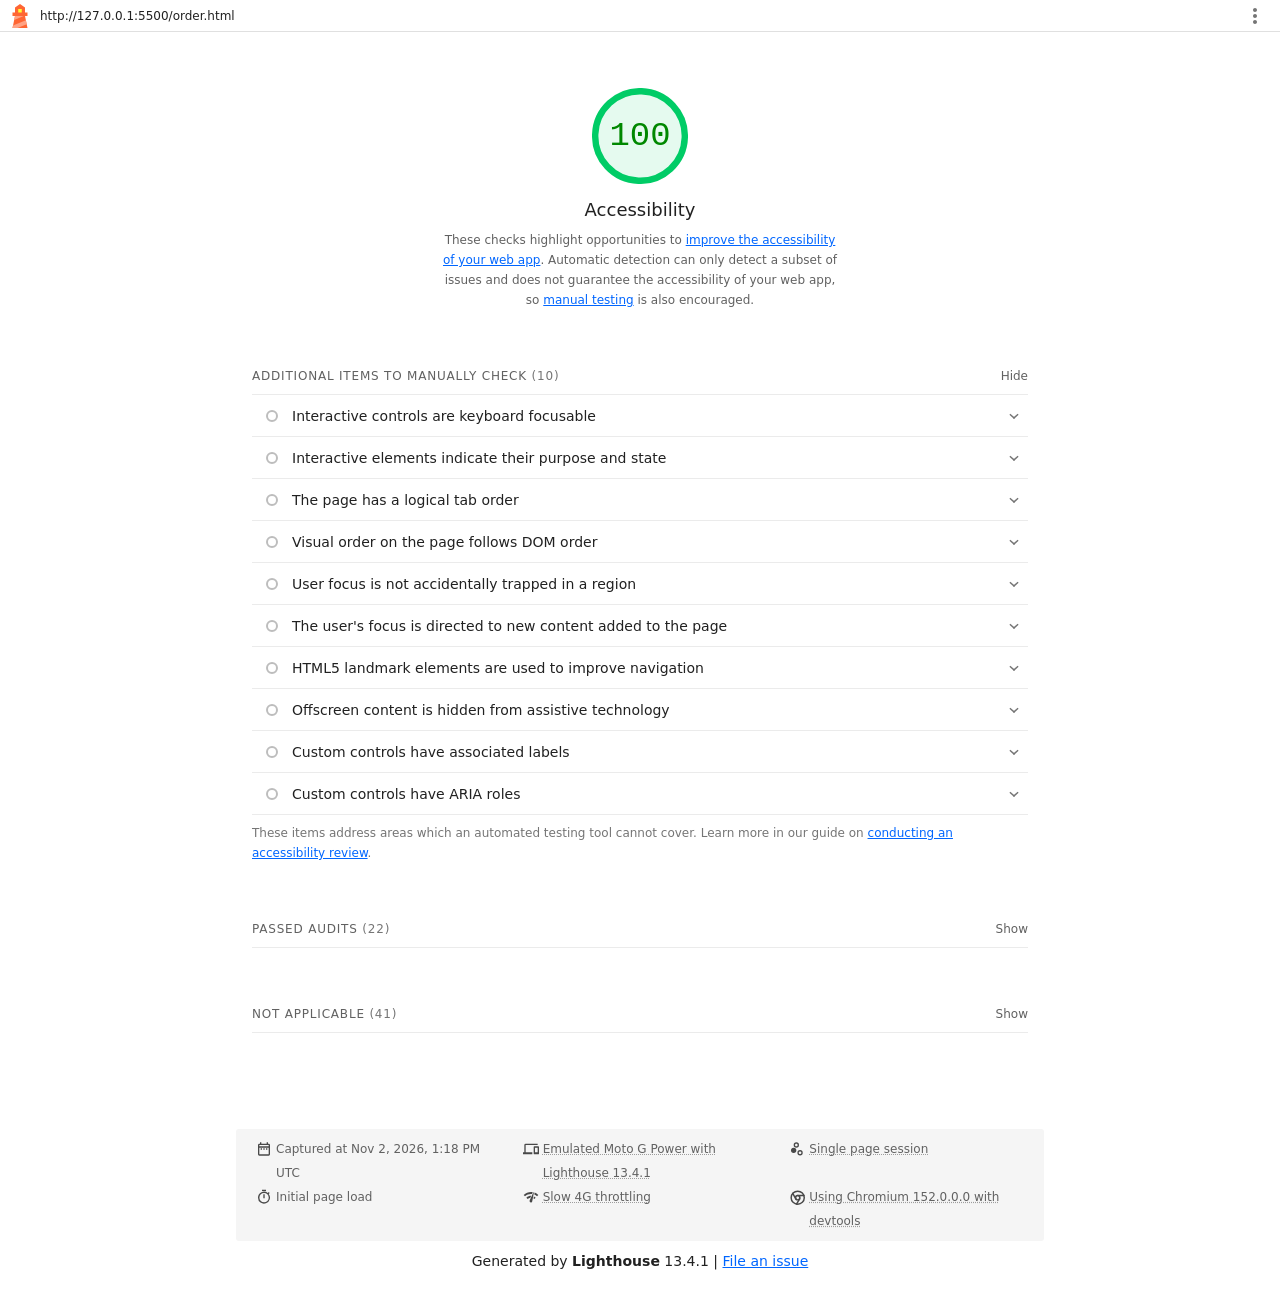
<file: lighthouse/order-accessibility.html>
<!--
@license
Copyright 2018 Google LLC
SPDX-License-Identifier: Apache-2.0
-->
<!doctype html>
<html lang="en">
<head>
  <meta charset="utf-8">
  <meta name="viewport" content="width=device-width, initial-scale=1, minimum-scale=1">
  <link rel="icon" href='data:image/svg+xml;utf8,<svg fill="none" xmlns="http://www.w3.org/2000/svg" viewBox="0 0 48 48"><path d="m14 7 10-7 10 7v10h5v7h-5l5 24H9l5-24H9v-7h5V7Z" fill="%23F63"/><path d="M31.561 24H14l-1.689 8.105L31.561 24ZM18.983 48H9l1.022-4.907L35.723 32.27l1.663 7.98L18.983 48Z" fill="%23FFA385"/><path fill="%23FF3" d="M20.5 10h7v7h-7z"/></svg>'>
  <title>Lighthouse Report</title>
  <style>body {margin: 0}</style>
</head>
<body>
  <noscript>Lighthouse report requires JavaScript. Please enable.</noscript>

  <div id="lh-log"></div>

  <script>window.__LIGHTHOUSE_JSON__ = {"lighthouseVersion":"13.4.1","requestedUrl":"http://127.0.0.1:5500/order.html","mainDocumentUrl":"http://127.0.0.1:5500/order.html","finalDisplayedUrl":"http://127.0.0.1:5500/order.html","finalUrl":"http://127.0.0.1:5500/order.html","fetchTime":"2026-11-02T13:18:47.724Z","gatherMode":"navigation","runWarnings":[],"userAgent":"Mozilla/5.0 (Windows NT 10.0; Win64; x64) AppleWebKit/537.36 (KHTML, like Gecko) Chrome/152.0.0.0 YaBrowser/26.10.0.0 Safari/537.36","environment":{"networkUserAgent":"Mozilla/5.0 (Linux; Android 11; moto g power (2022)) AppleWebKit/537.36 (KHTML, like Gecko) Chrome/152.0.0.0 Mobile Safari/537.36","hostUserAgent":"Mozilla/5.0 (Windows NT 10.0; Win64; x64) AppleWebKit/537.36 (KHTML, like Gecko) Chrome/152.0.0.0 YaBrowser/26.10.0.0 Safari/537.36","benchmarkIndex":3114,"credits":{"axe-core":"4.12.1"}},"audits":{"accesskeys":{"id":"accesskeys","title":"`[accesskey]` values are unique","description":"Access keys let users quickly focus a part of the page. For proper navigation, each access key must be unique. [Learn more about access keys](https://dequeuniversity.com/rules/axe/4.12/accesskeys).","score":null,"scoreDisplayMode":"notApplicable"},"aria-allowed-attr":{"id":"aria-allowed-attr","title":"`[aria-*]` attributes match their roles","description":"Each ARIA `role` supports a specific subset of `aria-*` attributes. Mismatching these invalidates the `aria-*` attributes. [Learn how to match ARIA attributes to their roles](https://dequeuniversity.com/rules/axe/4.12/aria-allowed-attr).","score":1,"scoreDisplayMode":"binary","details":{"type":"table","headings":[{"key":"node","valueType":"node","subItemsHeading":{"key":"relatedNode","valueType":"node"},"label":"Failing Elements"}],"items":[]}},"aria-allowed-role":{"id":"aria-allowed-role","title":"Uses ARIA roles only on compatible elements","description":"Many HTML elements can only be assigned certain ARIA roles. Using ARIA roles where they are not allowed can interfere with the accessibility of the web page. [Learn more about ARIA roles](https://dequeuniversity.com/rules/axe/4.12/aria-allowed-role).","score":null,"scoreDisplayMode":"notApplicable"},"aria-command-name":{"id":"aria-command-name","title":"`button`, `link`, and `menuitem` elements have accessible names","description":"When an element doesn't have an accessible name, screen readers announce it with a generic name, making it unusable for users who rely on screen readers. [Learn how to make command elements more accessible](https://dequeuniversity.com/rules/axe/4.12/aria-command-name).","score":null,"scoreDisplayMode":"notApplicable"},"aria-conditional-attr":{"id":"aria-conditional-attr","title":"ARIA attributes are used as specified for the element's role","description":"Some ARIA attributes are only allowed on an element under certain conditions. [Learn more about conditional ARIA attributes](https://dequeuniversity.com/rules/axe/4.12/aria-conditional-attr).","score":1,"scoreDisplayMode":"binary","details":{"type":"table","headings":[{"key":"node","valueType":"node","subItemsHeading":{"key":"relatedNode","valueType":"node"},"label":"Failing Elements"}],"items":[]}},"aria-deprecated-role":{"id":"aria-deprecated-role","title":"Deprecated ARIA roles were not used","description":"Deprecated ARIA roles may not be processed correctly by assistive technology. [Learn more about deprecated ARIA roles](https://dequeuniversity.com/rules/axe/4.12/aria-deprecated-role).","score":null,"scoreDisplayMode":"notApplicable"},"aria-dialog-name":{"id":"aria-dialog-name","title":"Elements with `role=\"dialog\"` or `role=\"alertdialog\"` have accessible names.","description":"ARIA dialog elements without accessible names may prevent screen readers users from discerning the purpose of these elements. [Learn how to make ARIA dialog elements more accessible](https://dequeuniversity.com/rules/axe/4.12/aria-dialog-name).","score":null,"scoreDisplayMode":"notApplicable"},"aria-hidden-body":{"id":"aria-hidden-body","title":"`[aria-hidden=\"true\"]` is not present on the document `\u003cbody>`","description":"Assistive technologies, like screen readers, work inconsistently when `aria-hidden=\"true\"` is set on the document `\u003cbody>`. [Learn how `aria-hidden` affects the document body](https://dequeuniversity.com/rules/axe/4.12/aria-hidden-body).","score":1,"scoreDisplayMode":"binary","details":{"type":"table","headings":[{"key":"node","valueType":"node","subItemsHeading":{"key":"relatedNode","valueType":"node"},"label":"Failing Elements"}],"items":[]}},"aria-hidden-focus":{"id":"aria-hidden-focus","title":"`[aria-hidden=\"true\"]` elements do not contain focusable descendents","description":"Focusable descendents within an `[aria-hidden=\"true\"]` element prevent those interactive elements from being available to users of assistive technologies like screen readers. [Learn how `aria-hidden` affects focusable elements](https://dequeuniversity.com/rules/axe/4.12/aria-hidden-focus).","score":null,"scoreDisplayMode":"notApplicable"},"aria-input-field-name":{"id":"aria-input-field-name","title":"ARIA input fields have accessible names","description":"When an input field doesn't have an accessible name, screen readers announce it with a generic name, making it unusable for users who rely on screen readers. [Learn more about input field labels](https://dequeuniversity.com/rules/axe/4.12/aria-input-field-name).","score":null,"scoreDisplayMode":"notApplicable"},"aria-meter-name":{"id":"aria-meter-name","title":"ARIA `meter` elements have accessible names","description":"When a meter element doesn't have an accessible name, screen readers announce it with a generic name, making it unusable for users who rely on screen readers. [Learn how to name `meter` elements](https://dequeuniversity.com/rules/axe/4.12/aria-meter-name).","score":null,"scoreDisplayMode":"notApplicable"},"aria-progressbar-name":{"id":"aria-progressbar-name","title":"ARIA `progressbar` elements have accessible names","description":"When a `progressbar` element doesn't have an accessible name, screen readers announce it with a generic name, making it unusable for users who rely on screen readers. [Learn how to label `progressbar` elements](https://dequeuniversity.com/rules/axe/4.12/aria-progressbar-name).","score":null,"scoreDisplayMode":"notApplicable"},"aria-prohibited-attr":{"id":"aria-prohibited-attr","title":"Elements use only permitted ARIA attributes","description":"Using ARIA attributes in roles where they are prohibited can mean that important information is not communicated to users of assistive technologies. [Learn more about prohibited ARIA roles](https://dequeuniversity.com/rules/axe/4.12/aria-prohibited-attr).","score":1,"scoreDisplayMode":"binary","details":{"type":"table","headings":[{"key":"node","valueType":"node","subItemsHeading":{"key":"relatedNode","valueType":"node"},"label":"Failing Elements"}],"items":[]}},"aria-required-attr":{"id":"aria-required-attr","title":"`[role]`s have all required `[aria-*]` attributes","description":"Some ARIA roles have required attributes that describe the state of the element to screen readers. [Learn more about roles and required attributes](https://dequeuniversity.com/rules/axe/4.12/aria-required-attr).","score":null,"scoreDisplayMode":"notApplicable"},"aria-required-children":{"id":"aria-required-children","title":"Elements with an ARIA `[role]` that require children to contain a specific `[role]` have all required children.","description":"Some ARIA parent roles must contain specific child roles to perform their intended accessibility functions. [Learn more about roles and required children elements](https://dequeuniversity.com/rules/axe/4.12/aria-required-children).","score":null,"scoreDisplayMode":"notApplicable"},"aria-required-parent":{"id":"aria-required-parent","title":"`[role]`s are contained by their required parent element","description":"Some ARIA child roles must be contained by specific parent roles to properly perform their intended accessibility functions. [Learn more about ARIA roles and required parent element](https://dequeuniversity.com/rules/axe/4.12/aria-required-parent).","score":null,"scoreDisplayMode":"notApplicable"},"aria-roles":{"id":"aria-roles","title":"`[role]` values are valid","description":"ARIA roles must have valid values in order to perform their intended accessibility functions. [Learn more about valid ARIA roles](https://dequeuniversity.com/rules/axe/4.12/aria-roles).","score":null,"scoreDisplayMode":"notApplicable"},"aria-text":{"id":"aria-text","title":"Elements with the `role=text` attribute do not have focusable descendents.","description":"Adding `role=text` around a text node split by markup enables VoiceOver to treat it as one phrase, but the element's focusable descendents will not be announced. [Learn more about the `role=text` attribute](https://dequeuniversity.com/rules/axe/4.12/aria-text).","score":null,"scoreDisplayMode":"notApplicable"},"aria-toggle-field-name":{"id":"aria-toggle-field-name","title":"ARIA toggle fields have accessible names","description":"When a toggle field doesn't have an accessible name, screen readers announce it with a generic name, making it unusable for users who rely on screen readers. [Learn more about toggle fields](https://dequeuniversity.com/rules/axe/4.12/aria-toggle-field-name).","score":null,"scoreDisplayMode":"notApplicable"},"aria-tooltip-name":{"id":"aria-tooltip-name","title":"ARIA `tooltip` elements have accessible names","description":"When a tooltip element doesn't have an accessible name, screen readers announce it with a generic name, making it unusable for users who rely on screen readers. [Learn how to name `tooltip` elements](https://dequeuniversity.com/rules/axe/4.12/aria-tooltip-name).","score":null,"scoreDisplayMode":"notApplicable"},"aria-treeitem-name":{"id":"aria-treeitem-name","title":"ARIA `treeitem` elements have accessible names","description":"When a `treeitem` element doesn't have an accessible name, screen readers announce it with a generic name, making it unusable for users who rely on screen readers. [Learn more about labeling `treeitem` elements](https://dequeuniversity.com/rules/axe/4.12/aria-treeitem-name).","score":null,"scoreDisplayMode":"notApplicable"},"aria-valid-attr-value":{"id":"aria-valid-attr-value","title":"`[aria-*]` attributes have valid values","description":"Assistive technologies, like screen readers, can't interpret ARIA attributes with invalid values. [Learn more about valid values for ARIA attributes](https://dequeuniversity.com/rules/axe/4.12/aria-valid-attr-value).","score":1,"scoreDisplayMode":"binary","details":{"type":"table","headings":[{"key":"node","valueType":"node","subItemsHeading":{"key":"relatedNode","valueType":"node"},"label":"Failing Elements"}],"items":[]}},"aria-valid-attr":{"id":"aria-valid-attr","title":"`[aria-*]` attributes are valid and not misspelled","description":"Assistive technologies, like screen readers, can't interpret ARIA attributes with invalid names. [Learn more about valid ARIA attributes](https://dequeuniversity.com/rules/axe/4.12/aria-valid-attr).","score":1,"scoreDisplayMode":"binary","details":{"type":"table","headings":[{"key":"node","valueType":"node","subItemsHeading":{"key":"relatedNode","valueType":"node"},"label":"Failing Elements"}],"items":[]}},"button-name":{"id":"button-name","title":"Buttons have an accessible name","description":"When a button doesn't have an accessible name, screen readers announce it as \"button\", making it unusable for users who rely on screen readers. [Learn how to make buttons more accessible](https://dequeuniversity.com/rules/axe/4.12/button-name).","score":1,"scoreDisplayMode":"binary","details":{"type":"table","headings":[{"key":"node","valueType":"node","subItemsHeading":{"key":"relatedNode","valueType":"node"},"label":"Failing Elements"}],"items":[]}},"bypass":{"id":"bypass","title":"The page contains a heading, skip link, or landmark region","description":"Adding ways to bypass repetitive content lets keyboard users navigate the page more efficiently. [Learn more about bypass blocks](https://dequeuniversity.com/rules/axe/4.12/bypass).","score":null,"scoreDisplayMode":"notApplicable"},"color-contrast":{"id":"color-contrast","title":"Background and foreground colors have a sufficient contrast ratio","description":"Low-contrast text is difficult or impossible for many users to read. [Learn how to provide sufficient color contrast](https://dequeuniversity.com/rules/axe/4.12/color-contrast).","score":1,"scoreDisplayMode":"binary","details":{"type":"table","headings":[{"key":"node","valueType":"node","subItemsHeading":{"key":"relatedNode","valueType":"node"},"label":"Failing Elements"}],"items":[]}},"definition-list":{"id":"definition-list","title":"`\u003cdl>`'s contain only properly-ordered `\u003cdt>` and `\u003cdd>` groups, `\u003cscript>`, `\u003ctemplate>` or `\u003cdiv>` elements.","description":"When definition lists are not properly marked up, screen readers may produce confusing or inaccurate output. [Learn how to structure definition lists correctly](https://dequeuniversity.com/rules/axe/4.12/definition-list).","score":null,"scoreDisplayMode":"notApplicable"},"dlitem":{"id":"dlitem","title":"Definition list items are wrapped in `\u003cdl>` elements","description":"Definition list items (`\u003cdt>` and `\u003cdd>`) must be wrapped in a parent `\u003cdl>` element to ensure that screen readers can properly announce them. [Learn how to structure definition lists correctly](https://dequeuniversity.com/rules/axe/4.12/dlitem).","score":null,"scoreDisplayMode":"notApplicable"},"document-title":{"id":"document-title","title":"Document has a `\u003ctitle>` element","description":"The title gives screen reader users an overview of the page, and search engine users rely on it heavily to determine if a page is relevant to their search. [Learn more about document titles](https://dequeuniversity.com/rules/axe/4.12/document-title).","score":1,"scoreDisplayMode":"binary","details":{"type":"table","headings":[{"key":"node","valueType":"node","subItemsHeading":{"key":"relatedNode","valueType":"node"},"label":"Failing Elements"}],"items":[]}},"duplicate-id-aria":{"id":"duplicate-id-aria","title":"ARIA IDs are unique","description":"The value of an ARIA ID must be unique to prevent other instances from being overlooked by assistive technologies. [Learn how to fix duplicate ARIA IDs](https://dequeuniversity.com/rules/axe/4.12/duplicate-id-aria).","score":null,"scoreDisplayMode":"notApplicable"},"empty-heading":{"id":"empty-heading","title":"All heading elements contain content.","description":"A heading with no content or inaccessible text prevent screen reader users from accessing information on the page's structure. [Learn more about headings](https://dequeuniversity.com/rules/axe/4.12/empty-heading).","score":null,"scoreDisplayMode":"notApplicable"},"form-field-multiple-labels":{"id":"form-field-multiple-labels","title":"No form fields have multiple labels","description":"Form fields with multiple labels can be confusingly announced by assistive technologies like screen readers which use either the first, the last, or all of the labels. [Learn how to use form labels](https://dequeuniversity.com/rules/axe/4.12/form-field-multiple-labels).","score":null,"scoreDisplayMode":"notApplicable"},"frame-title":{"id":"frame-title","title":"`\u003cframe>` or `\u003ciframe>` elements have a title","description":"Screen reader users rely on frame titles to describe the contents of frames. [Learn more about frame titles](https://dequeuniversity.com/rules/axe/4.12/frame-title).","score":null,"scoreDisplayMode":"notApplicable"},"heading-order":{"id":"heading-order","title":"Heading elements appear in a sequentially-descending order","description":"Properly ordered headings that do not skip levels convey the semantic structure of the page, making it easier to navigate and understand when using assistive technologies. [Learn more about heading order](https://dequeuniversity.com/rules/axe/4.12/heading-order).","score":1,"scoreDisplayMode":"binary","details":{"type":"table","headings":[{"key":"node","valueType":"node","subItemsHeading":{"key":"relatedNode","valueType":"node"},"label":"Failing Elements"}],"items":[]}},"html-has-lang":{"id":"html-has-lang","title":"`\u003chtml>` element has a `[lang]` attribute","description":"If a page doesn't specify a `lang` attribute, a screen reader assumes that the page is in the default language that the user chose when setting up the screen reader. If the page isn't actually in the default language, then the screen reader might not announce the page's text correctly. [Learn more about the `lang` attribute](https://dequeuniversity.com/rules/axe/4.12/html-has-lang).","score":1,"scoreDisplayMode":"binary","details":{"type":"table","headings":[{"key":"node","valueType":"node","subItemsHeading":{"key":"relatedNode","valueType":"node"},"label":"Failing Elements"}],"items":[]}},"html-lang-valid":{"id":"html-lang-valid","title":"`\u003chtml>` element has a valid value for its `[lang]` attribute","description":"Specifying a valid [BCP 47 language](https://www.w3.org/International/questions/qa-choosing-language-tags#question) helps screen readers announce text properly. [Learn how to use the `lang` attribute](https://dequeuniversity.com/rules/axe/4.12/html-lang-valid).","score":1,"scoreDisplayMode":"binary","details":{"type":"table","headings":[{"key":"node","valueType":"node","subItemsHeading":{"key":"relatedNode","valueType":"node"},"label":"Failing Elements"}],"items":[]}},"html-xml-lang-mismatch":{"id":"html-xml-lang-mismatch","title":"`\u003chtml>` element has an `[xml:lang]` attribute with the same base language as the `[lang]` attribute.","description":"If the webpage does not specify a consistent language, then the screen reader might not announce the page's text correctly. [Learn more about the `lang` attribute](https://dequeuniversity.com/rules/axe/4.12/html-xml-lang-mismatch).","score":null,"scoreDisplayMode":"notApplicable"},"identical-links-same-purpose":{"id":"identical-links-same-purpose","title":"Identical links have the same purpose.","description":"Links with the same destination should have the same description, to help users understand the link's purpose and decide whether to follow it. [Learn more about identical links](https://dequeuniversity.com/rules/axe/4.12/identical-links-same-purpose).","score":null,"scoreDisplayMode":"notApplicable"},"image-alt":{"id":"image-alt","title":"Image elements have `[alt]` attributes","description":"Informative elements should aim for short, descriptive alternate text. Decorative elements can be ignored with an empty alt attribute. [Learn more about the `alt` attribute](https://dequeuniversity.com/rules/axe/4.12/image-alt).","score":null,"scoreDisplayMode":"notApplicable"},"image-redundant-alt":{"id":"image-redundant-alt","title":"Image elements do not have `[alt]` attributes that are redundant text.","description":"Informative elements should aim for short, descriptive alternative text. Alternative text that is exactly the same as the text adjacent to the link or image is potentially confusing for screen reader users, because the text will be read twice. [Learn more about the `alt` attribute](https://dequeuniversity.com/rules/axe/4.12/image-redundant-alt).","score":null,"scoreDisplayMode":"notApplicable"},"input-button-name":{"id":"input-button-name","title":"Input buttons have discernible text.","description":"Adding discernable and accessible text to input buttons may help screen reader users understand the purpose of the input button. [Learn more about input buttons](https://dequeuniversity.com/rules/axe/4.12/input-button-name).","score":null,"scoreDisplayMode":"notApplicable"},"input-image-alt":{"id":"input-image-alt","title":"`\u003cinput type=\"image\">` elements have `[alt]` text","description":"When an image is being used as an `\u003cinput>` button, providing alternative text can help screen reader users understand the purpose of the button. [Learn about input image alt text](https://dequeuniversity.com/rules/axe/4.12/input-image-alt).","score":null,"scoreDisplayMode":"notApplicable"},"label-content-name-mismatch":{"id":"label-content-name-mismatch","title":"Elements with visible text labels have matching accessible names.","description":"Visible text labels that do not match the accessible name can result in a confusing experience for screen reader users. [Learn more about accessible names](https://dequeuniversity.com/rules/axe/4.12/label-content-name-mismatch).","score":1,"scoreDisplayMode":"binary","details":{"type":"table","headings":[{"key":"node","valueType":"node","subItemsHeading":{"key":"relatedNode","valueType":"node"},"label":"Failing Elements"}],"items":[]}},"label":{"id":"label","title":"Form elements have associated labels","description":"Labels ensure that form controls are announced properly by assistive technologies, like screen readers. [Learn more about form element labels](https://dequeuniversity.com/rules/axe/4.12/label).","score":1,"scoreDisplayMode":"binary","details":{"type":"table","headings":[{"key":"node","valueType":"node","subItemsHeading":{"key":"relatedNode","valueType":"node"},"label":"Failing Elements"}],"items":[]}},"landmark-one-main":{"id":"landmark-one-main","title":"Document has a main landmark.","description":"One main landmark helps screen reader users navigate a web page. [Learn more about landmarks](https://dequeuniversity.com/rules/axe/4.12/landmark-one-main).","score":1,"scoreDisplayMode":"binary","details":{"type":"table","headings":[{"key":"node","valueType":"node","subItemsHeading":{"key":"relatedNode","valueType":"node"},"label":"Failing Elements"}],"items":[]}},"link-name":{"id":"link-name","title":"Links have a discernible name","description":"Link text (and alternate text for images, when used as links) that is discernible, unique, and focusable improves the navigation experience for screen reader users. [Learn how to make links accessible](https://dequeuniversity.com/rules/axe/4.12/link-name).","score":1,"scoreDisplayMode":"binary","details":{"type":"table","headings":[{"key":"node","valueType":"node","subItemsHeading":{"key":"relatedNode","valueType":"node"},"label":"Failing Elements"}],"items":[]}},"link-in-text-block":{"id":"link-in-text-block","title":"Links are distinguishable without relying on color.","description":"Low-contrast text is difficult or impossible for many users to read. Link text that is discernible improves the experience for users with low vision. [Learn how to make links distinguishable](https://dequeuniversity.com/rules/axe/4.12/link-in-text-block).","score":1,"scoreDisplayMode":"binary","details":{"type":"table","headings":[{"key":"node","valueType":"node","subItemsHeading":{"key":"relatedNode","valueType":"node"},"label":"Failing Elements"}],"items":[]}},"list":{"id":"list","title":"Lists contain only `\u003cli>` elements and script supporting elements (`\u003cscript>` and `\u003ctemplate>`).","description":"Screen readers have a specific way of announcing lists. Ensuring proper list structure aids screen reader output. [Learn more about proper list structure](https://dequeuniversity.com/rules/axe/4.12/list).","score":1,"scoreDisplayMode":"binary","details":{"type":"table","headings":[{"key":"node","valueType":"node","subItemsHeading":{"key":"relatedNode","valueType":"node"},"label":"Failing Elements"}],"items":[]}},"listitem":{"id":"listitem","title":"List items (`\u003cli>`) are contained within `\u003cul>`, `\u003col>` or `\u003cmenu>` parent elements","description":"Screen readers require list items (`\u003cli>`) to be contained within a parent `\u003cul>`, `\u003col>` or `\u003cmenu>` to be announced properly. [Learn more about proper list structure](https://dequeuniversity.com/rules/axe/4.12/listitem).","score":1,"scoreDisplayMode":"binary","details":{"type":"table","headings":[{"key":"node","valueType":"node","subItemsHeading":{"key":"relatedNode","valueType":"node"},"label":"Failing Elements"}],"items":[]}},"meta-refresh":{"id":"meta-refresh","title":"The document does not use `\u003cmeta http-equiv=\"refresh\">`","description":"Users do not expect a page to refresh automatically, and doing so will move focus back to the top of the page. This may create a frustrating or confusing experience. [Learn more about the refresh meta tag](https://dequeuniversity.com/rules/axe/4.12/meta-refresh).","score":null,"scoreDisplayMode":"notApplicable"},"meta-viewport":{"id":"meta-viewport","title":"`[user-scalable=\"no\"]` is not used in the `\u003cmeta name=\"viewport\">` element and the `[maximum-scale]` attribute is not less than 5.","description":"Disabling zooming is problematic for users with low vision who rely on screen magnification to properly see the contents of a web page. [Learn more about the viewport meta tag](https://dequeuniversity.com/rules/axe/4.12/meta-viewport).","score":1,"scoreDisplayMode":"binary","details":{"type":"table","headings":[{"key":"node","valueType":"node","subItemsHeading":{"key":"relatedNode","valueType":"node"},"label":"Failing Elements"}],"items":[]}},"object-alt":{"id":"object-alt","title":"`\u003cobject>` elements have alternate text","description":"Screen readers cannot translate non-text content. Adding alternate text to `\u003cobject>` elements helps screen readers convey meaning to users. [Learn more about alt text for `object` elements](https://dequeuniversity.com/rules/axe/4.12/object-alt).","score":null,"scoreDisplayMode":"notApplicable"},"select-name":{"id":"select-name","title":"Select elements have associated label elements.","description":"Form elements without effective labels can create frustrating experiences for screen reader users. [Learn more about the `select` element](https://dequeuniversity.com/rules/axe/4.12/select-name).","score":1,"scoreDisplayMode":"binary","details":{"type":"table","headings":[{"key":"node","valueType":"node","subItemsHeading":{"key":"relatedNode","valueType":"node"},"label":"Failing Elements"}],"items":[]}},"skip-link":{"id":"skip-link","title":"Skip links are focusable.","description":"Including a skip link can help users skip to the main content to save time. [Learn more about skip links](https://dequeuniversity.com/rules/axe/4.12/skip-link).","score":1,"scoreDisplayMode":"binary","details":{"type":"table","headings":[{"key":"node","valueType":"node","subItemsHeading":{"key":"relatedNode","valueType":"node"},"label":"Failing Elements"}],"items":[]}},"tabindex":{"id":"tabindex","title":"No element has a `[tabindex]` value greater than 0","description":"A value greater than 0 implies an explicit navigation ordering. Although technically valid, this often creates frustrating experiences for users who rely on assistive technologies. [Learn more about the `tabindex` attribute](https://dequeuniversity.com/rules/axe/4.12/tabindex).","score":null,"scoreDisplayMode":"notApplicable"},"table-duplicate-name":{"id":"table-duplicate-name","title":"Tables have different content in the summary attribute and `\u003ccaption>`.","description":"The summary attribute should describe the table structure, while `\u003ccaption>` should have the onscreen title. Accurate table mark-up helps users of screen readers. [Learn more about summary and caption](https://dequeuniversity.com/rules/axe/4.12/table-duplicate-name).","score":null,"scoreDisplayMode":"notApplicable"},"table-fake-caption":{"id":"table-fake-caption","title":"Tables use `\u003ccaption>` instead of cells with the `[colspan]` attribute to indicate a caption.","description":"Screen readers have features to make navigating tables easier. Ensuring that tables use the actual caption element instead of cells with the `[colspan]` attribute may improve the experience for screen reader users. [Learn more about captions](https://dequeuniversity.com/rules/axe/4.12/table-fake-caption).","score":null,"scoreDisplayMode":"notApplicable"},"target-size":{"id":"target-size","title":"Touch targets have sufficient size and spacing.","description":"Touch targets with sufficient size and spacing help users who may have difficulty targeting small controls to activate the targets. [Learn more about touch targets](https://dequeuniversity.com/rules/axe/4.12/target-size).","score":1,"scoreDisplayMode":"binary","details":{"type":"table","headings":[{"key":"node","valueType":"node","subItemsHeading":{"key":"relatedNode","valueType":"node"},"label":"Failing Elements"}],"items":[]}},"td-has-header":{"id":"td-has-header","title":"`\u003ctd>` elements in a large `\u003ctable>` have one or more table headers.","description":"Screen readers have features to make navigating tables easier. Ensuring that `\u003ctd>` elements in a large table (3 or more cells in width and height) have an associated table header may improve the experience for screen reader users. [Learn more about table headers](https://dequeuniversity.com/rules/axe/4.12/td-has-header).","score":null,"scoreDisplayMode":"notApplicable"},"td-headers-attr":{"id":"td-headers-attr","title":"Cells in a `\u003ctable>` element that use the `[headers]` attribute refer to table cells within the same table.","description":"Screen readers have features to make navigating tables easier. Ensuring `\u003ctd>` cells using the `[headers]` attribute only refer to other cells in the same table may improve the experience for screen reader users. [Learn more about the `headers` attribute](https://dequeuniversity.com/rules/axe/4.12/td-headers-attr).","score":null,"scoreDisplayMode":"notApplicable"},"th-has-data-cells":{"id":"th-has-data-cells","title":"`\u003cth>` elements and elements with `[role=\"columnheader\"/\"rowheader\"]` have data cells they describe.","description":"Screen readers have features to make navigating tables easier. Ensuring table headers always refer to some set of cells may improve the experience for screen reader users. [Learn more about table headers](https://dequeuniversity.com/rules/axe/4.12/th-has-data-cells).","score":null,"scoreDisplayMode":"notApplicable"},"valid-lang":{"id":"valid-lang","title":"`[lang]` attributes have a valid value","description":"Specifying a valid [BCP 47 language](https://www.w3.org/International/questions/qa-choosing-language-tags#question) on elements helps ensure that text is pronounced correctly by a screen reader. [Learn how to use the `lang` attribute](https://dequeuniversity.com/rules/axe/4.12/valid-lang).","score":null,"scoreDisplayMode":"notApplicable"},"video-caption":{"id":"video-caption","title":"`\u003cvideo>` elements contain a `\u003ctrack>` element with `[kind=\"captions\"]`","description":"When a video provides a caption it is easier for deaf and hearing impaired users to access its information. [Learn more about video captions](https://dequeuniversity.com/rules/axe/4.12/video-caption).","score":null,"scoreDisplayMode":"notApplicable"},"custom-controls-labels":{"id":"custom-controls-labels","title":"Custom controls have associated labels","description":"Custom interactive controls have associated labels, provided by aria-label or aria-labelledby. [Learn more about custom controls and labels](https://developer.chrome.com/docs/lighthouse/accessibility/custom-controls-labels/).","score":null,"scoreDisplayMode":"manual"},"custom-controls-roles":{"id":"custom-controls-roles","title":"Custom controls have ARIA roles","description":"Custom interactive controls have appropriate ARIA roles. [Learn how to add roles to custom controls](https://developer.chrome.com/docs/lighthouse/accessibility/custom-control-roles/).","score":null,"scoreDisplayMode":"manual"},"focus-traps":{"id":"focus-traps","title":"User focus is not accidentally trapped in a region","description":"A user can tab into and out of any control or region without accidentally trapping their focus. [Learn how to avoid focus traps](https://developer.chrome.com/docs/lighthouse/accessibility/focus-traps/).","score":null,"scoreDisplayMode":"manual"},"focusable-controls":{"id":"focusable-controls","title":"Interactive controls are keyboard focusable","description":"Custom interactive controls are keyboard focusable and display a focus indicator. [Learn how to make custom controls focusable](https://developer.chrome.com/docs/lighthouse/accessibility/focusable-controls/).","score":null,"scoreDisplayMode":"manual"},"interactive-element-affordance":{"id":"interactive-element-affordance","title":"Interactive elements indicate their purpose and state","description":"Interactive elements, such as links and buttons, should indicate their state and be distinguishable from non-interactive elements. [Learn how to decorate interactive elements with affordance hints](https://developer.chrome.com/docs/lighthouse/accessibility/interactive-element-affordance/).","score":null,"scoreDisplayMode":"manual"},"logical-tab-order":{"id":"logical-tab-order","title":"The page has a logical tab order","description":"Tabbing through the page follows the visual layout. Users cannot focus elements that are offscreen. [Learn more about logical tab ordering](https://developer.chrome.com/docs/lighthouse/accessibility/logical-tab-order/).","score":null,"scoreDisplayMode":"manual"},"managed-focus":{"id":"managed-focus","title":"The user's focus is directed to new content added to the page","description":"If new content, such as a dialog, is added to the page, the user's focus is directed to it. [Learn how to direct focus to new content](https://developer.chrome.com/docs/lighthouse/accessibility/managed-focus/).","score":null,"scoreDisplayMode":"manual"},"offscreen-content-hidden":{"id":"offscreen-content-hidden","title":"Offscreen content is hidden from assistive technology","description":"Offscreen content is hidden with display: none or aria-hidden=true. [Learn how to properly hide offscreen content](https://developer.chrome.com/docs/lighthouse/accessibility/offscreen-content-hidden/).","score":null,"scoreDisplayMode":"manual"},"use-landmarks":{"id":"use-landmarks","title":"HTML5 landmark elements are used to improve navigation","description":"Landmark elements (`\u003cmain>`, `\u003cnav>`, etc.) are used to improve the keyboard navigation of the page for assistive technology. [Learn more about landmark elements](https://developer.chrome.com/docs/lighthouse/accessibility/use-landmarks/).","score":null,"scoreDisplayMode":"manual"},"visual-order-follows-dom":{"id":"visual-order-follows-dom","title":"Visual order on the page follows DOM order","description":"DOM order matches the visual order, improving navigation for assistive technology. [Learn more about DOM and visual ordering](https://developer.chrome.com/docs/lighthouse/accessibility/visual-order-follows-dom/).","score":null,"scoreDisplayMode":"manual"},"autocomplete-valid":{"id":"autocomplete-valid","title":"`autocomplete` attributes are used correctly","description":"The `autocomplete` attribute values must be valid and correctly applied for screen readers to function correctly. [Learn more about valid autocomplete values](https://dequeuniversity.com/rules/axe/4.12/autocomplete-valid).","score":null,"scoreDisplayMode":"notApplicable"},"presentation-role-conflict":{"id":"presentation-role-conflict","title":"Elements with `role=\"none\"` or `role=\"presentation\"` do not have conflicts","description":"There are certain cases where the semantic role of an element with `role=\"none\"` or `role=\"presentation\"` does not resolve to none or presentation. To ensure the element remains removed from the accessibility tree, you should not add any global ARIA attributes to the element or make it focusable. [Learn more about presentation role conflict](https://dequeuniversity.com/rules/axe/4.12/presentation-role-conflict).","score":null,"scoreDisplayMode":"notApplicable"},"svg-img-alt":{"id":"svg-img-alt","title":"SVG elements with an `img` role have an accessible text alternative","description":"Ensures SVG elements with an `img`, `graphics-document` or `graphics-symbol` role have an accessible text alternative. [Learn more about SVG alt text](https://dequeuniversity.com/rules/axe/4.12/svg-img-alt).","score":null,"scoreDisplayMode":"notApplicable"}},"configSettings":{"output":"json","maxWaitForFcp":30000,"maxWaitForLoad":45000,"pauseAfterFcpMs":1000,"pauseAfterLoadMs":1000,"networkQuietThresholdMs":1000,"cpuQuietThresholdMs":1000,"formFactor":"mobile","throttling":{"rttMs":150,"throughputKbps":1638.4,"requestLatencyMs":562.5,"downloadThroughputKbps":1474.5600000000002,"uploadThroughputKbps":675,"cpuSlowdownMultiplier":4},"throttlingMethod":"simulate","screenEmulation":{"mobile":true,"width":412,"height":823,"deviceScaleFactor":1.75,"disabled":true},"emulatedUserAgent":"Mozilla/5.0 (Linux; Android 11; moto g power (2022)) AppleWebKit/537.36 (KHTML, like Gecko) Chrome/136.0.0.0 Mobile Safari/537.36","auditMode":false,"gatherMode":false,"clearStorageTypes":["file_systems","shader_cache","service_workers","cache_storage"],"disableStorageReset":false,"debugNavigation":false,"channel":"devtools","usePassiveGathering":false,"disableFullPageScreenshot":false,"skipAboutBlank":false,"blankPage":"about:blank","ignoreStatusCode":true,"locale":"en-US","blockedUrlPatterns":null,"additionalTraceCategories":"","extraHeaders":null,"precomputedLanternData":null,"onlyAudits":null,"onlyCategories":["accessibility"],"skipAudits":null},"categories":{"accessibility":{"title":"Accessibility","description":"These checks highlight opportunities to [improve the accessibility of your web app](https://developer.chrome.com/docs/lighthouse/accessibility/). Automatic detection can only detect a subset of issues and does not guarantee the accessibility of your web app, so [manual testing](https://web.dev/articles/how-to-review) is also encouraged.","manualDescription":"These items address areas which an automated testing tool cannot cover. Learn more in our guide on [conducting an accessibility review](https://web.dev/articles/how-to-review).","supportedModes":["navigation","snapshot"],"auditRefs":[{"id":"accesskeys","weight":0,"group":"a11y-navigation"},{"id":"aria-allowed-attr","weight":10,"group":"a11y-aria"},{"id":"aria-command-name","weight":0,"group":"a11y-aria"},{"id":"aria-conditional-attr","weight":7,"group":"a11y-aria"},{"id":"aria-deprecated-role","weight":0,"group":"a11y-aria"},{"id":"aria-dialog-name","weight":0,"group":"a11y-aria"},{"id":"aria-hidden-body","weight":10,"group":"a11y-aria"},{"id":"aria-hidden-focus","weight":0,"group":"a11y-aria"},{"id":"aria-input-field-name","weight":0,"group":"a11y-aria"},{"id":"aria-meter-name","weight":0,"group":"a11y-aria"},{"id":"aria-progressbar-name","weight":0,"group":"a11y-aria"},{"id":"aria-prohibited-attr","weight":7,"group":"a11y-aria"},{"id":"aria-required-attr","weight":0,"group":"a11y-aria"},{"id":"aria-required-children","weight":0,"group":"a11y-aria"},{"id":"aria-required-parent","weight":0,"group":"a11y-aria"},{"id":"aria-roles","weight":0,"group":"a11y-aria"},{"id":"aria-text","weight":0,"group":"a11y-aria"},{"id":"aria-toggle-field-name","weight":0,"group":"a11y-aria"},{"id":"aria-tooltip-name","weight":0,"group":"a11y-aria"},{"id":"aria-treeitem-name","weight":0,"group":"a11y-aria"},{"id":"aria-valid-attr-value","weight":10,"group":"a11y-aria"},{"id":"aria-valid-attr","weight":10,"group":"a11y-aria"},{"id":"button-name","weight":10,"group":"a11y-names-labels"},{"id":"bypass","weight":0,"group":"a11y-navigation"},{"id":"color-contrast","weight":7,"group":"a11y-color-contrast"},{"id":"definition-list","weight":0,"group":"a11y-tables-lists"},{"id":"dlitem","weight":0,"group":"a11y-tables-lists"},{"id":"document-title","weight":7,"group":"a11y-names-labels"},{"id":"duplicate-id-aria","weight":0,"group":"a11y-aria"},{"id":"form-field-multiple-labels","weight":0,"group":"a11y-names-labels"},{"id":"frame-title","weight":0,"group":"a11y-names-labels"},{"id":"heading-order","weight":3,"group":"a11y-navigation"},{"id":"html-has-lang","weight":7,"group":"a11y-language"},{"id":"html-lang-valid","weight":7,"group":"a11y-language"},{"id":"html-xml-lang-mismatch","weight":0,"group":"a11y-language"},{"id":"image-alt","weight":0,"group":"a11y-names-labels"},{"id":"input-button-name","weight":0,"group":"a11y-names-labels"},{"id":"input-image-alt","weight":0,"group":"a11y-names-labels"},{"id":"label","weight":10,"group":"a11y-names-labels"},{"id":"link-in-text-block","weight":7,"group":"a11y-color-contrast"},{"id":"link-name","weight":7,"group":"a11y-names-labels"},{"id":"list","weight":7,"group":"a11y-tables-lists"},{"id":"listitem","weight":7,"group":"a11y-tables-lists"},{"id":"meta-refresh","weight":0,"group":"a11y-best-practices"},{"id":"meta-viewport","weight":10,"group":"a11y-best-practices"},{"id":"object-alt","weight":0,"group":"a11y-names-labels"},{"id":"select-name","weight":10,"group":"a11y-names-labels"},{"id":"skip-link","weight":3,"group":"a11y-names-labels"},{"id":"tabindex","weight":0,"group":"a11y-navigation"},{"id":"target-size","weight":7,"group":"a11y-best-practices"},{"id":"td-headers-attr","weight":0,"group":"a11y-tables-lists"},{"id":"th-has-data-cells","weight":0,"group":"a11y-tables-lists"},{"id":"valid-lang","weight":0,"group":"a11y-language"},{"id":"video-caption","weight":0,"group":"a11y-audio-video"},{"id":"landmark-one-main","weight":3,"group":"a11y-best-practices"},{"id":"autocomplete-valid","weight":0,"group":"a11y-best-practices"},{"id":"presentation-role-conflict","weight":0,"group":"a11y-best-practices"},{"id":"svg-img-alt","weight":0,"group":"a11y-best-practices"},{"id":"focusable-controls","weight":0},{"id":"interactive-element-affordance","weight":0},{"id":"logical-tab-order","weight":0},{"id":"visual-order-follows-dom","weight":0},{"id":"focus-traps","weight":0},{"id":"managed-focus","weight":0},{"id":"use-landmarks","weight":0},{"id":"offscreen-content-hidden","weight":0},{"id":"custom-controls-labels","weight":0},{"id":"custom-controls-roles","weight":0},{"id":"table-duplicate-name","weight":0,"group":"a11y-best-practices"},{"id":"empty-heading","weight":0,"group":"a11y-best-practices"},{"id":"aria-allowed-role","weight":0,"group":"a11y-best-practices"},{"id":"image-redundant-alt","weight":0,"group":"a11y-names-labels"},{"id":"identical-links-same-purpose","weight":0,"group":"a11y-best-practices"},{"id":"label-content-name-mismatch","weight":0,"group":"hidden"},{"id":"table-fake-caption","weight":0,"group":"hidden"},{"id":"td-has-header","weight":0,"group":"hidden"}],"id":"accessibility","score":1}},"categoryGroups":{"metrics":{"title":"Metrics"},"insights":{"title":"Insights","description":"These insights are also available in the Chrome DevTools Performance Panel - [record a trace](https://developer.chrome.com/docs/devtools/performance/reference) to view more detailed information."},"diagnostics":{"title":"Diagnostics","description":"More information about the performance of your application. These numbers don't [directly affect](https://developer.chrome.com/docs/lighthouse/performance/performance-scoring/) the Performance score."},"a11y-best-practices":{"title":"Best practices","description":"These items highlight common accessibility best practices."},"a11y-color-contrast":{"title":"Contrast","description":"These are opportunities to improve the legibility of your content."},"a11y-names-labels":{"title":"Names and labels","description":"These are opportunities to improve the semantics of the controls in your application. This may enhance the experience for users of assistive technology, like a screen reader."},"a11y-navigation":{"title":"Navigation","description":"These are opportunities to improve keyboard navigation in your application."},"a11y-aria":{"title":"ARIA","description":"These are opportunities to improve the usage of ARIA in your application which may enhance the experience for users of assistive technology, like a screen reader."},"a11y-language":{"title":"Internationalization and localization","description":"These are opportunities to improve the interpretation of your content by users in different locales."},"a11y-audio-video":{"title":"Audio and video","description":"These are opportunities to provide alternative content for audio and video. This may improve the experience for users with hearing or vision impairments."},"a11y-tables-lists":{"title":"Tables and lists","description":"These are opportunities to improve the experience of reading tabular or list data using assistive technology, like a screen reader."},"seo-mobile":{"title":"Mobile Friendly","description":"Make sure your pages are mobile friendly so users don’t have to pinch or zoom in order to read the content pages. [Learn how to make pages mobile-friendly](https://developers.google.com/search/mobile-sites/)."},"seo-content":{"title":"Content Best Practices","description":"Format your HTML in a way that enables crawlers to better understand your app’s content."},"seo-crawl":{"title":"Crawling and Indexing","description":"To appear in search results, crawlers need access to your app."},"best-practices-trust-safety":{"title":"Trust and Safety"},"best-practices-ux":{"title":"User Experience"},"best-practices-browser-compat":{"title":"Browser Compatibility"},"best-practices-general":{"title":"General"},"webmcp":{"title":"WebMCP","description":"Audits validating WebMCP integration."},"agent-accessibility":{"title":"Agent Accessibility","description":"These audits highlight best practices for improving the accessibility of the website for AI agents."},"hidden":{"title":""}},"stackPacks":[],"entities":[{"name":"127.0.0.1","origins":["http://127.0.0.1:5500"],"isFirstParty":true,"isUnrecognized":true}],"fullPageScreenshot":{"screenshot":{"data":"[data-uri]","width":412,"height":1472},"nodes":{"1-0-A":{"id":"","top":1416,"bottom":1456,"left":356,"right":396,"width":40,"height":40}}},"timing":{"entries":[{"startTime":115.3,"name":"lh:config","duration":122.1,"entryType":"measure"},{"startTime":116.2,"name":"lh:config:resolveArtifactsToDefns","duration":0.7,"entryType":"measure"},{"startTime":241.4,"name":"lh:runner:gather","duration":4896.4,"entryType":"measure"},{"startTime":241.6,"name":"lh:driver:connect","duration":6.5,"entryType":"measure"},{"startTime":248.3,"name":"lh:driver:navigate","duration":61.8,"entryType":"measure"},{"startTime":310.5,"name":"lh:gather:getBenchmarkIndex","duration":1019.1,"entryType":"measure"},{"startTime":1329.8,"name":"lh:gather:getVersion","duration":1.7,"entryType":"measure"},{"startTime":1331.6,"name":"lh:gather:getDevicePixelRatio","duration":0.5,"entryType":"measure"},{"startTime":1332.2,"name":"lh:prepare:navigationMode","duration":108.3,"entryType":"measure"},{"startTime":1332.6,"name":"lh:gather:getVersion","duration":0.2,"entryType":"measure"},{"startTime":1340.7,"name":"lh:storage:clearDataForOrigin","duration":46,"entryType":"measure"},{"startTime":1386.7,"name":"lh:storage:clearBrowserCaches","duration":52.9,"entryType":"measure"},{"startTime":1440,"name":"lh:gather:prepareThrottlingAndNetwork","duration":0.5,"entryType":"measure"},{"startTime":1445.8,"name":"lh:driver:navigate","duration":2435.3,"entryType":"measure"},{"startTime":3883.9,"name":"lh:computed:NetworkRecords","duration":0.8,"entryType":"measure"},{"startTime":3885,"name":"lh:gather:getArtifact:DevtoolsLog","duration":0.1,"entryType":"measure"},{"startTime":3885.1,"name":"lh:gather:getArtifact:Accessibility","duration":125.8,"entryType":"measure"},{"startTime":4011.1,"name":"lh:gather:getArtifact:NetworkUserAgent","duration":0.2,"entryType":"measure"},{"startTime":4011.3,"name":"lh:gather:getArtifact:Stacks","duration":11.3,"entryType":"measure"},{"startTime":4011.4,"name":"lh:gather:collectStacks","duration":11.2,"entryType":"measure"},{"startTime":4022.7,"name":"lh:gather:getArtifact:FullPageScreenshot","duration":1112.5,"entryType":"measure"},{"startTime":5137.8,"name":"lh:runner:audit","duration":123.4,"entryType":"measure"},{"startTime":5137.9,"name":"lh:runner:auditing","duration":123,"entryType":"measure"},{"startTime":5138.6,"name":"lh:audit:accesskeys","duration":0.8,"entryType":"measure"},{"startTime":5139.5,"name":"lh:audit:aria-allowed-attr","duration":2.4,"entryType":"measure"},{"startTime":5142,"name":"lh:audit:aria-allowed-role","duration":0.5,"entryType":"measure"},{"startTime":5142.7,"name":"lh:audit:aria-command-name","duration":0.8,"entryType":"measure"},{"startTime":5143.6,"name":"lh:audit:aria-conditional-attr","duration":2.5,"entryType":"measure"},{"startTime":5146.2,"name":"lh:audit:aria-deprecated-role","duration":0.6,"entryType":"measure"},{"startTime":5146.9,"name":"lh:audit:aria-dialog-name","duration":0.7,"entryType":"measure"},{"startTime":5147.9,"name":"lh:audit:aria-hidden-body","duration":4.1,"entryType":"measure"},{"startTime":5152.1,"name":"lh:audit:aria-hidden-focus","duration":0.6,"entryType":"measure"},{"startTime":5152.8,"name":"lh:audit:aria-input-field-name","duration":0.5,"entryType":"measure"},{"startTime":5153.4,"name":"lh:audit:aria-meter-name","duration":0.6,"entryType":"measure"},{"startTime":5154.1,"name":"lh:audit:aria-progressbar-name","duration":0.6,"entryType":"measure"},{"startTime":5154.8,"name":"lh:audit:aria-prohibited-attr","duration":1.5,"entryType":"measure"},{"startTime":5156.3,"name":"lh:audit:aria-required-attr","duration":0.7,"entryType":"measure"},{"startTime":5157,"name":"lh:audit:aria-required-children","duration":0.7,"entryType":"measure"},{"startTime":5157.7,"name":"lh:audit:aria-required-parent","duration":0.8,"entryType":"measure"},{"startTime":5158.5,"name":"lh:audit:aria-roles","duration":0.6,"entryType":"measure"},{"startTime":5159.2,"name":"lh:audit:aria-text","duration":1,"entryType":"measure"},{"startTime":5160.4,"name":"lh:audit:aria-toggle-field-name","duration":1.2,"entryType":"measure"},{"startTime":5161.8,"name":"lh:audit:aria-tooltip-name","duration":1.4,"entryType":"measure"},{"startTime":5163.3,"name":"lh:audit:aria-treeitem-name","duration":1.1,"entryType":"measure"},{"startTime":5164.6,"name":"lh:audit:aria-valid-attr-value","duration":2.1,"entryType":"measure"},{"startTime":5166.8,"name":"lh:audit:aria-valid-attr","duration":1.5,"entryType":"measure"},{"startTime":5168.3,"name":"lh:audit:button-name","duration":1.5,"entryType":"measure"},{"startTime":5169.9,"name":"lh:audit:bypass","duration":1.5,"entryType":"measure"},{"startTime":5171.4,"name":"lh:audit:color-contrast","duration":1.4,"entryType":"measure"},{"startTime":5173,"name":"lh:audit:definition-list","duration":0.8,"entryType":"measure"},{"startTime":5173.8,"name":"lh:audit:dlitem","duration":0.9,"entryType":"measure"},{"startTime":5174.8,"name":"lh:audit:document-title","duration":1.4,"entryType":"measure"},{"startTime":5176.4,"name":"lh:audit:duplicate-id-aria","duration":2.1,"entryType":"measure"},{"startTime":5178.8,"name":"lh:audit:empty-heading","duration":2.4,"entryType":"measure"},{"startTime":5181.3,"name":"lh:audit:form-field-multiple-labels","duration":1.7,"entryType":"measure"},{"startTime":5183,"name":"lh:audit:frame-title","duration":0.9,"entryType":"measure"},{"startTime":5184,"name":"lh:audit:heading-order","duration":1.6,"entryType":"measure"},{"startTime":5185.8,"name":"lh:audit:html-has-lang","duration":1.6,"entryType":"measure"},{"startTime":5187.5,"name":"lh:audit:html-lang-valid","duration":1.6,"entryType":"measure"},{"startTime":5189.3,"name":"lh:audit:html-xml-lang-mismatch","duration":1,"entryType":"measure"},{"startTime":5190.4,"name":"lh:audit:identical-links-same-purpose","duration":1.6,"entryType":"measure"},{"startTime":5192.1,"name":"lh:audit:image-alt","duration":1.1,"entryType":"measure"},{"startTime":5193.3,"name":"lh:audit:image-redundant-alt","duration":11.6,"entryType":"measure"},{"startTime":5205,"name":"lh:audit:input-button-name","duration":1.1,"entryType":"measure"},{"startTime":5206.3,"name":"lh:audit:input-image-alt","duration":1,"entryType":"measure"},{"startTime":5207.4,"name":"lh:audit:label-content-name-mismatch","duration":1.5,"entryType":"measure"},{"startTime":5208.9,"name":"lh:audit:label","duration":1.6,"entryType":"measure"},{"startTime":5210.6,"name":"lh:audit:landmark-one-main","duration":3,"entryType":"measure"},{"startTime":5213.7,"name":"lh:audit:link-name","duration":1.5,"entryType":"measure"},{"startTime":5215.4,"name":"lh:audit:link-in-text-block","duration":1.4,"entryType":"measure"},{"startTime":5216.9,"name":"lh:audit:list","duration":1.5,"entryType":"measure"},{"startTime":5218.4,"name":"lh:audit:listitem","duration":1.5,"entryType":"measure"},{"startTime":5220,"name":"lh:audit:meta-refresh","duration":1,"entryType":"measure"},{"startTime":5221.1,"name":"lh:audit:meta-viewport","duration":1.5,"entryType":"measure"},{"startTime":5222.7,"name":"lh:audit:object-alt","duration":1.1,"entryType":"measure"},{"startTime":5223.8,"name":"lh:audit:select-name","duration":14.8,"entryType":"measure"},{"startTime":5238.7,"name":"lh:audit:skip-link","duration":1.5,"entryType":"measure"},{"startTime":5240.3,"name":"lh:audit:tabindex","duration":1.1,"entryType":"measure"},{"startTime":5241.5,"name":"lh:audit:table-duplicate-name","duration":1.2,"entryType":"measure"},{"startTime":5243.1,"name":"lh:audit:table-fake-caption","duration":2.5,"entryType":"measure"},{"startTime":5245.8,"name":"lh:audit:target-size","duration":1.5,"entryType":"measure"},{"startTime":5247.5,"name":"lh:audit:td-has-header","duration":1.4,"entryType":"measure"},{"startTime":5249,"name":"lh:audit:td-headers-attr","duration":1.4,"entryType":"measure"},{"startTime":5250.6,"name":"lh:audit:th-has-data-cells","duration":1.4,"entryType":"measure"},{"startTime":5252.2,"name":"lh:audit:valid-lang","duration":1.8,"entryType":"measure"},{"startTime":5254.3,"name":"lh:audit:video-caption","duration":2.2,"entryType":"measure"},{"startTime":5256.5,"name":"lh:audit:custom-controls-labels","duration":0.2,"entryType":"measure"},{"startTime":5256.7,"name":"lh:audit:custom-controls-roles","duration":0,"entryType":"measure"},{"startTime":5256.7,"name":"lh:audit:focus-traps","duration":0,"entryType":"measure"},{"startTime":5256.7,"name":"lh:audit:focusable-controls","duration":0,"entryType":"measure"},{"startTime":5256.7,"name":"lh:audit:interactive-element-affordance","duration":0,"entryType":"measure"},{"startTime":5256.7,"name":"lh:audit:logical-tab-order","duration":0,"entryType":"measure"},{"startTime":5256.7,"name":"lh:audit:managed-focus","duration":0,"entryType":"measure"},{"startTime":5256.8,"name":"lh:audit:offscreen-content-hidden","duration":0,"entryType":"measure"},{"startTime":5256.8,"name":"lh:audit:use-landmarks","duration":0.1,"entryType":"measure"},{"startTime":5256.9,"name":"lh:audit:visual-order-follows-dom","duration":0,"entryType":"measure"},{"startTime":5257,"name":"lh:audit:autocomplete-valid","duration":0.8,"entryType":"measure"},{"startTime":5258,"name":"lh:audit:presentation-role-conflict","duration":1.3,"entryType":"measure"},{"startTime":5259.5,"name":"lh:audit:svg-img-alt","duration":1.4,"entryType":"measure"},{"startTime":5260.9,"name":"lh:runner:generate","duration":0.3,"entryType":"measure"},{"startTime":5261.4,"name":"lh:computed:EntityClassification","duration":0.6,"entryType":"measure"}],"total":5019.799999999999},"i18n":{"rendererFormattedStrings":{},"icuMessagePaths":{"core/audits/accessibility/accesskeys.js | title":["audits.accesskeys.title"],"core/audits/accessibility/accesskeys.js | description":["audits.accesskeys.description"],"core/audits/accessibility/aria-allowed-attr.js | title":["audits[aria-allowed-attr].title"],"core/audits/accessibility/aria-allowed-attr.js | description":["audits[aria-allowed-attr].description"],"core/lib/i18n/i18n.js | columnFailingElem":["audits[aria-allowed-attr].details.headings[0].label","audits[aria-conditional-attr].details.headings[0].label","audits[aria-hidden-body].details.headings[0].label","audits[aria-prohibited-attr].details.headings[0].label","audits[aria-valid-attr-value].details.headings[0].label","audits[aria-valid-attr].details.headings[0].label","audits[button-name].details.headings[0].label","audits[color-contrast].details.headings[0].label","audits[document-title].details.headings[0].label","audits[heading-order].details.headings[0].label","audits[html-has-lang].details.headings[0].label","audits[html-lang-valid].details.headings[0].label","audits[label-content-name-mismatch].details.headings[0].label","audits.label.details.headings[0].label","audits[landmark-one-main].details.headings[0].label","audits[link-name].details.headings[0].label","audits[link-in-text-block].details.headings[0].label","audits.list.details.headings[0].label","audits.listitem.details.headings[0].label","audits[meta-viewport].details.headings[0].label","audits[select-name].details.headings[0].label","audits[skip-link].details.headings[0].label","audits[target-size].details.headings[0].label"],"core/audits/accessibility/aria-allowed-role.js | title":["audits[aria-allowed-role].title"],"core/audits/accessibility/aria-allowed-role.js | description":["audits[aria-allowed-role].description"],"core/audits/accessibility/aria-command-name.js | title":["audits[aria-command-name].title"],"core/audits/accessibility/aria-command-name.js | description":["audits[aria-command-name].description"],"core/audits/accessibility/aria-conditional-attr.js | title":["audits[aria-conditional-attr].title"],"core/audits/accessibility/aria-conditional-attr.js | description":["audits[aria-conditional-attr].description"],"core/audits/accessibility/aria-deprecated-role.js | title":["audits[aria-deprecated-role].title"],"core/audits/accessibility/aria-deprecated-role.js | description":["audits[aria-deprecated-role].description"],"core/audits/accessibility/aria-dialog-name.js | title":["audits[aria-dialog-name].title"],"core/audits/accessibility/aria-dialog-name.js | description":["audits[aria-dialog-name].description"],"core/audits/accessibility/aria-hidden-body.js | title":["audits[aria-hidden-body].title"],"core/audits/accessibility/aria-hidden-body.js | description":["audits[aria-hidden-body].description"],"core/audits/accessibility/aria-hidden-focus.js | title":["audits[aria-hidden-focus].title"],"core/audits/accessibility/aria-hidden-focus.js | description":["audits[aria-hidden-focus].description"],"core/audits/accessibility/aria-input-field-name.js | title":["audits[aria-input-field-name].title"],"core/audits/accessibility/aria-input-field-name.js | description":["audits[aria-input-field-name].description"],"core/audits/accessibility/aria-meter-name.js | title":["audits[aria-meter-name].title"],"core/audits/accessibility/aria-meter-name.js | description":["audits[aria-meter-name].description"],"core/audits/accessibility/aria-progressbar-name.js | title":["audits[aria-progressbar-name].title"],"core/audits/accessibility/aria-progressbar-name.js | description":["audits[aria-progressbar-name].description"],"core/audits/accessibility/aria-prohibited-attr.js | title":["audits[aria-prohibited-attr].title"],"core/audits/accessibility/aria-prohibited-attr.js | description":["audits[aria-prohibited-attr].description"],"core/audits/accessibility/aria-required-attr.js | title":["audits[aria-required-attr].title"],"core/audits/accessibility/aria-required-attr.js | description":["audits[aria-required-attr].description"],"core/audits/accessibility/aria-required-children.js | title":["audits[aria-required-children].title"],"core/audits/accessibility/aria-required-children.js | description":["audits[aria-required-children].description"],"core/audits/accessibility/aria-required-parent.js | title":["audits[aria-required-parent].title"],"core/audits/accessibility/aria-required-parent.js | description":["audits[aria-required-parent].description"],"core/audits/accessibility/aria-roles.js | title":["audits[aria-roles].title"],"core/audits/accessibility/aria-roles.js | description":["audits[aria-roles].description"],"core/audits/accessibility/aria-text.js | title":["audits[aria-text].title"],"core/audits/accessibility/aria-text.js | description":["audits[aria-text].description"],"core/audits/accessibility/aria-toggle-field-name.js | title":["audits[aria-toggle-field-name].title"],"core/audits/accessibility/aria-toggle-field-name.js | description":["audits[aria-toggle-field-name].description"],"core/audits/accessibility/aria-tooltip-name.js | title":["audits[aria-tooltip-name].title"],"core/audits/accessibility/aria-tooltip-name.js | description":["audits[aria-tooltip-name].description"],"core/audits/accessibility/aria-treeitem-name.js | title":["audits[aria-treeitem-name].title"],"core/audits/accessibility/aria-treeitem-name.js | description":["audits[aria-treeitem-name].description"],"core/audits/accessibility/aria-valid-attr-value.js | title":["audits[aria-valid-attr-value].title"],"core/audits/accessibility/aria-valid-attr-value.js | description":["audits[aria-valid-attr-value].description"],"core/audits/accessibility/aria-valid-attr.js | title":["audits[aria-valid-attr].title"],"core/audits/accessibility/aria-valid-attr.js | description":["audits[aria-valid-attr].description"],"core/audits/accessibility/button-name.js | title":["audits[button-name].title"],"core/audits/accessibility/button-name.js | description":["audits[button-name].description"],"core/audits/accessibility/bypass.js | title":["audits.bypass.title"],"core/audits/accessibility/bypass.js | description":["audits.bypass.description"],"core/audits/accessibility/color-contrast.js | title":["audits[color-contrast].title"],"core/audits/accessibility/color-contrast.js | description":["audits[color-contrast].description"],"core/audits/accessibility/definition-list.js | title":["audits[definition-list].title"],"core/audits/accessibility/definition-list.js | description":["audits[definition-list].description"],"core/audits/accessibility/dlitem.js | title":["audits.dlitem.title"],"core/audits/accessibility/dlitem.js | description":["audits.dlitem.description"],"core/audits/accessibility/document-title.js | title":["audits[document-title].title"],"core/audits/accessibility/document-title.js | description":["audits[document-title].description"],"core/audits/accessibility/duplicate-id-aria.js | title":["audits[duplicate-id-aria].title"],"core/audits/accessibility/duplicate-id-aria.js | description":["audits[duplicate-id-aria].description"],"core/audits/accessibility/empty-heading.js | title":["audits[empty-heading].title"],"core/audits/accessibility/empty-heading.js | description":["audits[empty-heading].description"],"core/audits/accessibility/form-field-multiple-labels.js | title":["audits[form-field-multiple-labels].title"],"core/audits/accessibility/form-field-multiple-labels.js | description":["audits[form-field-multiple-labels].description"],"core/audits/accessibility/frame-title.js | title":["audits[frame-title].title"],"core/audits/accessibility/frame-title.js | description":["audits[frame-title].description"],"core/audits/accessibility/heading-order.js | title":["audits[heading-order].title"],"core/audits/accessibility/heading-order.js | description":["audits[heading-order].description"],"core/audits/accessibility/html-has-lang.js | title":["audits[html-has-lang].title"],"core/audits/accessibility/html-has-lang.js | description":["audits[html-has-lang].description"],"core/audits/accessibility/html-lang-valid.js | title":["audits[html-lang-valid].title"],"core/audits/accessibility/html-lang-valid.js | description":["audits[html-lang-valid].description"],"core/audits/accessibility/html-xml-lang-mismatch.js | title":["audits[html-xml-lang-mismatch].title"],"core/audits/accessibility/html-xml-lang-mismatch.js | description":["audits[html-xml-lang-mismatch].description"],"core/audits/accessibility/identical-links-same-purpose.js | title":["audits[identical-links-same-purpose].title"],"core/audits/accessibility/identical-links-same-purpose.js | description":["audits[identical-links-same-purpose].description"],"core/audits/accessibility/image-alt.js | title":["audits[image-alt].title"],"core/audits/accessibility/image-alt.js | description":["audits[image-alt].description"],"core/audits/accessibility/image-redundant-alt.js | title":["audits[image-redundant-alt].title"],"core/audits/accessibility/image-redundant-alt.js | description":["audits[image-redundant-alt].description"],"core/audits/accessibility/input-button-name.js | title":["audits[input-button-name].title"],"core/audits/accessibility/input-button-name.js | description":["audits[input-button-name].description"],"core/audits/accessibility/input-image-alt.js | title":["audits[input-image-alt].title"],"core/audits/accessibility/input-image-alt.js | description":["audits[input-image-alt].description"],"core/audits/accessibility/label-content-name-mismatch.js | title":["audits[label-content-name-mismatch].title"],"core/audits/accessibility/label-content-name-mismatch.js | description":["audits[label-content-name-mismatch].description"],"core/audits/accessibility/label.js | title":["audits.label.title"],"core/audits/accessibility/label.js | description":["audits.label.description"],"core/audits/accessibility/landmark-one-main.js | title":["audits[landmark-one-main].title"],"core/audits/accessibility/landmark-one-main.js | description":["audits[landmark-one-main].description"],"core/audits/accessibility/link-name.js | title":["audits[link-name].title"],"core/audits/accessibility/link-name.js | description":["audits[link-name].description"],"core/audits/accessibility/link-in-text-block.js | title":["audits[link-in-text-block].title"],"core/audits/accessibility/link-in-text-block.js | description":["audits[link-in-text-block].description"],"core/audits/accessibility/list.js | title":["audits.list.title"],"core/audits/accessibility/list.js | description":["audits.list.description"],"core/audits/accessibility/listitem.js | title":["audits.listitem.title"],"core/audits/accessibility/listitem.js | description":["audits.listitem.description"],"core/audits/accessibility/meta-refresh.js | title":["audits[meta-refresh].title"],"core/audits/accessibility/meta-refresh.js | description":["audits[meta-refresh].description"],"core/audits/accessibility/meta-viewport.js | title":["audits[meta-viewport].title"],"core/audits/accessibility/meta-viewport.js | description":["audits[meta-viewport].description"],"core/audits/accessibility/object-alt.js | title":["audits[object-alt].title"],"core/audits/accessibility/object-alt.js | description":["audits[object-alt].description"],"core/audits/accessibility/select-name.js | title":["audits[select-name].title"],"core/audits/accessibility/select-name.js | description":["audits[select-name].description"],"core/audits/accessibility/skip-link.js | title":["audits[skip-link].title"],"core/audits/accessibility/skip-link.js | description":["audits[skip-link].description"],"core/audits/accessibility/tabindex.js | title":["audits.tabindex.title"],"core/audits/accessibility/tabindex.js | description":["audits.tabindex.description"],"core/audits/accessibility/table-duplicate-name.js | title":["audits[table-duplicate-name].title"],"core/audits/accessibility/table-duplicate-name.js | description":["audits[table-duplicate-name].description"],"core/audits/accessibility/table-fake-caption.js | title":["audits[table-fake-caption].title"],"core/audits/accessibility/table-fake-caption.js | description":["audits[table-fake-caption].description"],"core/audits/accessibility/target-size.js | title":["audits[target-size].title"],"core/audits/accessibility/target-size.js | description":["audits[target-size].description"],"core/audits/accessibility/td-has-header.js | title":["audits[td-has-header].title"],"core/audits/accessibility/td-has-header.js | description":["audits[td-has-header].description"],"core/audits/accessibility/td-headers-attr.js | title":["audits[td-headers-attr].title"],"core/audits/accessibility/td-headers-attr.js | description":["audits[td-headers-attr].description"],"core/audits/accessibility/th-has-data-cells.js | title":["audits[th-has-data-cells].title"],"core/audits/accessibility/th-has-data-cells.js | description":["audits[th-has-data-cells].description"],"core/audits/accessibility/valid-lang.js | title":["audits[valid-lang].title"],"core/audits/accessibility/valid-lang.js | description":["audits[valid-lang].description"],"core/audits/accessibility/video-caption.js | title":["audits[video-caption].title"],"core/audits/accessibility/video-caption.js | description":["audits[video-caption].description"],"core/audits/accessibility/autocomplete-valid.js | title":["audits[autocomplete-valid].title"],"core/audits/accessibility/autocomplete-valid.js | description":["audits[autocomplete-valid].description"],"core/audits/accessibility/presentation-role-conflict.js | title":["audits[presentation-role-conflict].title"],"core/audits/accessibility/presentation-role-conflict.js | description":["audits[presentation-role-conflict].description"],"core/audits/accessibility/svg-img-alt.js | title":["audits[svg-img-alt].title"],"core/audits/accessibility/svg-img-alt.js | description":["audits[svg-img-alt].description"],"core/config/default-config.js | a11yCategoryTitle":["categories.accessibility.title"],"core/config/default-config.js | a11yCategoryDescription":["categories.accessibility.description"],"core/config/default-config.js | a11yCategoryManualDescription":["categories.accessibility.manualDescription"],"core/config/default-config.js | metricGroupTitle":["categoryGroups.metrics.title"],"core/config/default-config.js | insightsGroupTitle":["categoryGroups.insights.title"],"core/config/default-config.js | insightsGroupDescription":["categoryGroups.insights.description"],"core/config/default-config.js | diagnosticsGroupTitle":["categoryGroups.diagnostics.title"],"core/config/default-config.js | diagnosticsGroupDescription":["categoryGroups.diagnostics.description"],"core/config/default-config.js | a11yBestPracticesGroupTitle":["categoryGroups[a11y-best-practices].title"],"core/config/default-config.js | a11yBestPracticesGroupDescription":["categoryGroups[a11y-best-practices].description"],"core/config/default-config.js | a11yColorContrastGroupTitle":["categoryGroups[a11y-color-contrast].title"],"core/config/default-config.js | a11yColorContrastGroupDescription":["categoryGroups[a11y-color-contrast].description"],"core/config/default-config.js | a11yNamesLabelsGroupTitle":["categoryGroups[a11y-names-labels].title"],"core/config/default-config.js | a11yNamesLabelsGroupDescription":["categoryGroups[a11y-names-labels].description"],"core/config/default-config.js | a11yNavigationGroupTitle":["categoryGroups[a11y-navigation].title"],"core/config/default-config.js | a11yNavigationGroupDescription":["categoryGroups[a11y-navigation].description"],"core/config/default-config.js | a11yAriaGroupTitle":["categoryGroups[a11y-aria].title"],"core/config/default-config.js | a11yAriaGroupDescription":["categoryGroups[a11y-aria].description"],"core/config/default-config.js | a11yLanguageGroupTitle":["categoryGroups[a11y-language].title"],"core/config/default-config.js | a11yLanguageGroupDescription":["categoryGroups[a11y-language].description"],"core/config/default-config.js | a11yAudioVideoGroupTitle":["categoryGroups[a11y-audio-video].title"],"core/config/default-config.js | a11yAudioVideoGroupDescription":["categoryGroups[a11y-audio-video].description"],"core/config/default-config.js | a11yTablesListsVideoGroupTitle":["categoryGroups[a11y-tables-lists].title"],"core/config/default-config.js | a11yTablesListsVideoGroupDescription":["categoryGroups[a11y-tables-lists].description"],"core/config/default-config.js | seoMobileGroupTitle":["categoryGroups[seo-mobile].title"],"core/config/default-config.js | seoMobileGroupDescription":["categoryGroups[seo-mobile].description"],"core/config/default-config.js | seoContentGroupTitle":["categoryGroups[seo-content].title"],"core/config/default-config.js | seoContentGroupDescription":["categoryGroups[seo-content].description"],"core/config/default-config.js | seoCrawlingGroupTitle":["categoryGroups[seo-crawl].title"],"core/config/default-config.js | seoCrawlingGroupDescription":["categoryGroups[seo-crawl].description"],"core/config/default-config.js | bestPracticesTrustSafetyGroupTitle":["categoryGroups[best-practices-trust-safety].title"],"core/config/default-config.js | bestPracticesUXGroupTitle":["categoryGroups[best-practices-ux].title"],"core/config/default-config.js | bestPracticesBrowserCompatGroupTitle":["categoryGroups[best-practices-browser-compat].title"],"core/config/default-config.js | bestPracticesGeneralGroupTitle":["categoryGroups[best-practices-general].title"],"core/config/default-config.js | webmcpGroupTitle":["categoryGroups.webmcp.title"],"core/config/default-config.js | webmcpGroupDescription":["categoryGroups.webmcp.description"],"core/config/default-config.js | agentAccessibilityGroupTitle":["categoryGroups[agent-accessibility].title"],"core/config/default-config.js | agentAccessibilityGroupDescription":["categoryGroups[agent-accessibility].description"]}}};</script>
  <script>"use strict";(()=>{function e({median:e,p10:t},n){if(e<=0)throw new Error("median must be greater than zero");if(t<=0)throw new Error("p10 must be greater than zero");if(t>=e)throw new Error("p10 must be less than the median");if(n<=0)return 1;let r,i=Math.max(Number.MIN_VALUE,n/e),a=Math.log(i),o=Math.max(Number.MIN_VALUE,t/e),l=(1-function(e){let t=Math.sign(e),n=1/(1+.3275911*(e=Math.abs(e)));return t*(1-n*(.254829592+n*(n*(1.421413741+n*(1.061405429*n-1.453152027))-.284496736))*Math.exp(-e*e))}(.9061938024368232*a/-Math.log(o)))/2;return r=n<=t?Math.max(.9,Math.min(1,l)):n<=e?Math.max(.5,Math.min(.8999999999999999,l)):Math.max(0,Math.min(.49999999999999994,l)),r}var t="…",n={PASS:{label:"pass",minScore:.9},AVERAGE:{label:"average",minScore:.5},FAIL:{label:"fail"},ERROR:{label:"error"}},r=["com","co","gov","edu","ac","org","go","gob","or","net","in","ne","nic","gouv","web","spb","blog","jus","kiev","mil","wi","qc","ca","bel","on"],i=class i{static get RATINGS(){return n}static get PASS_THRESHOLD(){return.9}static get MS_DISPLAY_VALUE(){return"%10d ms"}static getFinalDisplayedUrl(e){if(e.finalDisplayedUrl)return e.finalDisplayedUrl;if(e.finalUrl)return e.finalUrl;throw new Error("Could not determine final displayed URL")}static getMainDocumentUrl(e){return e.mainDocumentUrl||e.finalUrl}static getFullPageScreenshot(e){return e.fullPageScreenshot?e.fullPageScreenshot:e.audits["full-page-screenshot"]?.details}static getEntityFromUrl(e,t){return t&&t.find(t=>t.origins.find(t=>e.startsWith(t)))||i.getPseudoRootDomain(e)}static splitMarkdownCodeSpans(e){let t=[],n=e.split(/`(.*?)`/g);for(let e=0;e<n.length;e++){let r=n[e];if(!r)continue;let i=e%2!=0;t.push({isCode:i,text:r})}return t}static splitMarkdownLink(e){let t=[],n=e.split(/\[([^\]]+?)\]\((https?:\/\/.*?)\)/g);for(;n.length;){let[e,r,i]=n.splice(0,3);e&&t.push({isLink:!1,text:e}),r&&i&&t.push({isLink:!0,text:r,linkHref:i})}return t}static truncate(e,t,n="…"){if(e.length<=t)return e;let r=new Intl.Segmenter(void 0,{granularity:"grapheme"}).segment(e)[Symbol.iterator](),i=0;for(let a=0;a<=t-n.length;a++){let t=r.next();if(t.done)return e;i=t.value.index}for(let t=0;t<n.length;t++)if(r.next().done)return e;return e.slice(0,i)+n}static getURLDisplayName(e,n){let r,i=void 0!==(n=n||{numPathParts:void 0,preserveQuery:void 0,preserveHost:void 0}).numPathParts?n.numPathParts:2,a=void 0===n.preserveQuery||n.preserveQuery,o=n.preserveHost||!1;if("about:"===e.protocol||"data:"===e.protocol)r=e.href;else{r=e.pathname;let n=r.split("/").filter(e=>e.length);i&&n.length>i&&(r=t+n.slice(-1*i).join("/")),o&&(r=`${e.host}/${r.replace(/^\//,"")}`),a&&(r=`${r}${e.search}`)}if("data:"!==e.protocol&&(r=r.slice(0,200),r=r.replace(/([a-f0-9]{7})[a-f0-9]{13}[a-f0-9]*/g,`$1${t}`),r=r.replace(/([a-zA-Z0-9-_]{9})(?=.*[a-z])(?=.*[A-Z])(?=.*[0-9])[a-zA-Z0-9-_]{10,}/g,`$1${t}`),r=r.replace(/(\d{3})\d{6,}/g,`$1${t}`),r=r.replace(/\u2026+/g,t),r.length>64&&r.includes("?")&&(r=r.replace(/\?([^=]*)(=)?.*/,`?$1$2${t}`),r.length>64&&(r=r.replace(/\?.*/,`?${t}`)))),r.length>64){let e=r.lastIndexOf(".");r=e>=0?r.slice(0,63-(r.length-e))+`${t}${r.slice(e)}`:r.slice(0,63)+t}return r}static getChromeExtensionOrigin(e){let t=new URL(e);return t.protocol+"//"+t.host}static parseURL(e){let t=new URL(e);return{file:i.getURLDisplayName(t),hostname:t.hostname,origin:"chrome-extension:"===t.protocol?i.getChromeExtensionOrigin(e):t.origin}}static createOrReturnURL(e){return e instanceof URL?e:new URL(e)}static getPseudoTld(e){let t=e.split(".").slice(-2);return r.includes(t[0])?`.${t.join(".")}`:`.${t[t.length-1]}`}static getPseudoRootDomain(e){let t=i.createOrReturnURL(e).hostname,n=i.getPseudoTld(t).split(".");return t.split(".").slice(-n.length).join(".")}static filterRelevantLines(e,t,n){if(0===t.length)return e.slice(0,2*n+1);let r=new Set;return(t=t.sort((e,t)=>(e.lineNumber||0)-(t.lineNumber||0))).forEach(({lineNumber:e})=>{let t=e-n,i=e+n;for(;t<1;)t++,i++;r.has(t-3-1)&&(t-=3);for(let e=t;e<=i;e++){let t=e;r.add(t)}}),e.filter(e=>r.has(e.lineNumber))}static computeLogNormalScore(t,n){let r=e(t,n);return r>.9&&(r+=.05*(r-.9)),Math.floor(100*r)/100}};var a=class{constructor(e,t){this._document=e,this._lighthouseChannel="unknown",this._componentCache=new Map,this.rootEl=t}createElement(e,t){let n=this._document.createElement(e);if(t)for(let e of t.split(/\s+/))e&&n.classList.add(e);return n}createElementNS(e,t,n){let r=this._document.createElementNS(e,t);if(n)for(let e of n.split(/\s+/))e&&r.classList.add(e);return r}createSVGElement(e,t){return this._document.createElementNS("http://www.w3.org/2000/svg",e,t)}createFragment(){return this._document.createDocumentFragment()}createTextNode(e){return this._document.createTextNode(e)}createChildOf(e,t,n){let r=this.createElement(t,n);return e.append(r),r}createComponent(e){let t=this._componentCache.get(e);if(t){let e=t.cloneNode(!0);return this.findAll("style",e).forEach(e=>e.remove()),e}return t=function(e,t){switch(t){case"3pFilter":return function(e){let t=e.createFragment(),n=e.createElement("style");n.append("\n    .lh-3p-filter {\n      color: var(--color-gray-600);\n      float: right;\n      padding: 6px var(--stackpack-padding-horizontal);\n    }\n    .lh-3p-filter-label, .lh-3p-filter-input {\n      vertical-align: middle;\n      user-select: none;\n    }\n    .lh-3p-filter-input:disabled + .lh-3p-ui-string {\n      text-decoration: line-through;\n    }\n  "),t.append(n);let r=e.createElement("div","lh-3p-filter"),i=e.createElement("label","lh-3p-filter-label"),a=e.createElement("input","lh-3p-filter-input");a.setAttribute("type","checkbox"),a.setAttribute("checked","");let o=e.createElement("span","lh-3p-ui-string");o.append("Show 3rd party resources");let l=e.createElement("span","lh-3p-filter-count");return i.append(" ",a," ",o," (",l,") "),r.append(" ",i," "),t.append(r),t}(e);case"audit":return function(e){let t=e.createFragment(),n=e.createElement("div","lh-audit"),r=e.createElement("details","lh-expandable-details"),i=e.createElement("summary"),a=e.createElement("div","lh-audit__header lh-expandable-details__summary"),o=e.createElement("span","lh-audit__score-icon"),l=e.createElement("span","lh-audit__title-and-text"),s=e.createElement("span","lh-audit__title"),c=e.createElement("span","lh-audit__display-text");l.append(" ",s," ",c," ");let d=e.createElement("div","lh-chevron-container");a.append(" ",o," ",l," ",d," "),i.append(" ",a," ");let h=e.createElement("div","lh-audit__description"),p=e.createElement("div","lh-audit__stackpacks");return r.append(" ",i," ",h," ",p," "),n.append(" ",r," "),t.append(n),t}(e);case"categoryHeader":return function(e){let t=e.createFragment(),n=e.createElement("div","lh-category-header"),r=e.createElement("div","lh-score__gauge");r.setAttribute("role","heading"),r.setAttribute("aria-level","2");let i=e.createElement("div","lh-category-header__description");return n.append(" ",r," ",i," "),t.append(n),t}(e);case"chevron":return function(e){let t=e.createFragment(),n=e.createElementNS("http://www.w3.org/2000/svg","svg","lh-chevron");n.setAttribute("viewBox","0 0 100 100");let r=e.createElementNS("http://www.w3.org/2000/svg","g","lh-chevron__lines"),i=e.createElementNS("http://www.w3.org/2000/svg","path","lh-chevron__line lh-chevron__line-left");i.setAttribute("d","M10 50h40");let a=e.createElementNS("http://www.w3.org/2000/svg","path","lh-chevron__line lh-chevron__line-right");return a.setAttribute("d","M90 50H50"),r.append(" ",i," ",a," "),n.append(" ",r," "),t.append(n),t}(e);case"clump":return function(e){let t=e.createFragment(),n=e.createElement("div","lh-audit-group"),r=e.createElement("details","lh-clump"),i=e.createElement("summary"),a=e.createElement("div","lh-audit-group__summary"),o=e.createElement("div","lh-audit-group__header"),l=e.createElement("span","lh-audit-group__title"),s=e.createElement("span","lh-audit-group__itemcount");o.append(" ",l," ",s," "," "," ");let c=e.createElement("div","lh-clump-toggle"),d=e.createElement("span","lh-clump-toggletext--show"),h=e.createElement("span","lh-clump-toggletext--hide");return c.append(" ",d," ",h," "),a.append(" ",o," ",c," "),i.append(" ",a," "),r.append(" ",i," "),n.append(" "," ",r," "),t.append(n),t}(e);case"crc":return function(e){let t=e.createFragment(),n=e.createElement("div","lh-crc-container"),r=e.createElement("style");r.append('\n      .lh-crc .lh-tree-marker {\n        width: 12px;\n        height: 26px;\n        display: block;\n        float: left;\n        background-position: top left;\n      }\n      .lh-crc .lh-horiz-down {\n        background: url(\'data:image/svg+xml;utf8,<svg width="16" height="26" viewBox="0 0 16 26" xmlns="http://www.w3.org/2000/svg"><g fill="%23D8D8D8" fill-rule="evenodd"><path d="M16 12v2H-2v-2z"/><path d="M9 12v14H7V12z"/>\u003c/g>\u003c/svg>\');\n      }\n      .lh-crc .lh-right {\n        background: url(\'data:image/svg+xml;utf8,<svg width="16" height="26" viewBox="0 0 16 26" xmlns="http://www.w3.org/2000/svg"><path d="M16 12v2H0v-2z" fill="%23D8D8D8" fill-rule="evenodd"/>\u003c/svg>\');\n      }\n      .lh-crc .lh-up-right {\n        background: url(\'data:image/svg+xml;utf8,<svg width="16" height="26" viewBox="0 0 16 26" xmlns="http://www.w3.org/2000/svg"><path d="M7 0h2v14H7zm2 12h7v2H9z" fill="%23D8D8D8" fill-rule="evenodd"/>\u003c/svg>\');\n      }\n      .lh-crc .lh-vert-right {\n        background: url(\'data:image/svg+xml;utf8,<svg width="16" height="26" viewBox="0 0 16 26" xmlns="http://www.w3.org/2000/svg"><path d="M7 0h2v27H7zm2 12h7v2H9z" fill="%23D8D8D8" fill-rule="evenodd"/>\u003c/svg>\');\n      }\n      .lh-crc .lh-vert {\n        background: url(\'data:image/svg+xml;utf8,<svg width="16" height="26" viewBox="0 0 16 26" xmlns="http://www.w3.org/2000/svg"><path d="M7 0h2v26H7z" fill="%23D8D8D8" fill-rule="evenodd"/>\u003c/svg>\');\n      }\n      .lh-crc .lh-crc-tree {\n        font-size: 14px;\n        width: 100%;\n        overflow-x: auto;\n      }\n      .lh-crc .lh-crc-node {\n        height: 26px;\n        line-height: 26px;\n        white-space: nowrap;\n      }\n      .lh-crc .lh-crc-node__longest {\n        color: var(--color-average-secondary);\n      }\n      .lh-crc .lh-crc-node__tree-value {\n        margin-left: 10px;\n      }\n      .lh-crc .lh-crc-node__tree-value div {\n        display: inline;\n      }\n      .lh-crc .lh-crc-node__chain-duration {\n        font-weight: 700;\n      }\n      .lh-crc .lh-crc-initial-nav {\n        color: #595959;\n        font-style: italic;\n      }\n      .lh-crc__summary-value {\n        margin-bottom: 10px;\n      }\n    ');let i=e.createElement("div"),a=e.createElement("div","lh-crc__summary-value"),o=e.createElement("span","lh-crc__longest_duration_label"),l=e.createElement("b","lh-crc__longest_duration");a.append(" ",o," ",l," "),i.append(" ",a," ");let s=e.createElement("div","lh-crc"),c=e.createElement("div","lh-crc-initial-nav");return s.append(" ",c," "," "),n.append(" ",r," ",i," ",s," "),t.append(n),t}(e);case"crcChain":return function(e){let t=e.createFragment(),n=e.createElement("div","lh-crc-node"),r=e.createElement("span","lh-crc-node__tree-marker"),i=e.createElement("span","lh-crc-node__tree-value");return n.append(" ",r," ",i," "),t.append(n),t}(e);case"elementScreenshot":return function(e){let t=e.createFragment(),n=e.createElement("div","lh-element-screenshot"),r=e.createElement("div","lh-element-screenshot__content"),i=e.createElement("div","lh-element-screenshot__image"),a=e.createElement("div","lh-element-screenshot__mask"),o=e.createElementNS("http://www.w3.org/2000/svg","svg");o.setAttribute("height","0"),o.setAttribute("width","0");let l=e.createElementNS("http://www.w3.org/2000/svg","defs"),s=e.createElementNS("http://www.w3.org/2000/svg","clipPath");s.setAttribute("clipPathUnits","objectBoundingBox"),l.append(" ",s," "," "),o.append(" ",l," "),a.append(" ",o," ");let c=e.createElement("div","lh-element-screenshot__element-marker");return i.append(" ",a," ",c," "),r.append(" ",i," "),n.append(" ",r," "),t.append(n),t}(e);case"explodeyGauge":return function(e){let t=e.createFragment(),n=e.createElement("div","lh-exp-gauge-component"),r=e.createElement("div","lh-exp-gauge__wrapper");r.setAttribute("target","_blank");let i=e.createElement("div","lh-exp-gauge__svg-wrapper"),a=e.createElementNS("http://www.w3.org/2000/svg","svg","lh-exp-gauge"),o=e.createElementNS("http://www.w3.org/2000/svg","g","lh-exp-gauge__inner"),l=e.createElementNS("http://www.w3.org/2000/svg","circle","lh-exp-gauge__bg"),s=e.createElementNS("http://www.w3.org/2000/svg","circle","lh-exp-gauge__base lh-exp-gauge--faded"),c=e.createElementNS("http://www.w3.org/2000/svg","circle","lh-exp-gauge__arc"),d=e.createElementNS("http://www.w3.org/2000/svg","text","lh-exp-gauge__percentage");o.append(" ",l," ",s," ",c," ",d," ");let h=e.createElementNS("http://www.w3.org/2000/svg","g","lh-exp-gauge__outer"),p=e.createElementNS("http://www.w3.org/2000/svg","circle","lh-cover");h.append(" ",p," ");let g=e.createElementNS("http://www.w3.org/2000/svg","text","lh-exp-gauge__label");return g.setAttribute("text-anchor","middle"),g.setAttribute("x","0"),g.setAttribute("y","60"),a.append(" ",o," ",h," ",g," "),i.append(" ",a," "),r.append(" ",i," "),n.append(" ",r," "),t.append(n),t}(e);case"footer":return function(e){let t=e.createFragment(),n=e.createElement("style");n.append("\n    .lh-footer {\n      padding: var(--footer-padding-vertical) calc(var(--default-padding) * 2);\n      max-width: var(--report-content-max-width);\n      margin: 0 auto;\n    }\n    .lh-footer .lh-generated {\n      text-align: center;\n    }\n  "),t.append(n);let r=e.createElement("footer","lh-footer"),i=e.createElement("ul","lh-meta__items");i.append(" ");let a=e.createElement("div","lh-generated"),o=e.createElement("b");o.append("Lighthouse");let l=e.createElement("span","lh-footer__version"),s=e.createElement("a","lh-footer__version_issue");return s.setAttribute("href","https://github.com/GoogleChrome/Lighthouse/issues"),s.setAttribute("target","_blank"),s.setAttribute("rel","noopener"),s.append("File an issue"),a.append(" "," Generated by ",o," ",l," | ",s," "),r.append(" ",i," ",a," "),t.append(r),t}(e);case"fraction":return function(e){let t=e.createFragment(),n=e.createElement("a","lh-fraction__wrapper"),r=e.createElement("div","lh-fraction__content-wrapper"),i=e.createElement("div","lh-fraction__content"),a=e.createElement("div","lh-fraction__background");i.append(" ",a," "),r.append(" ",i," ");let o=e.createElement("div","lh-fraction__label");return n.append(" ",r," ",o," "),t.append(n),t}(e);case"gauge":return function(e){let t=e.createFragment(),n=e.createElement("a","lh-gauge__wrapper"),r=e.createElement("div","lh-gauge__svg-wrapper"),i=e.createElementNS("http://www.w3.org/2000/svg","svg","lh-gauge");i.setAttribute("viewBox","0 0 120 120");let a=e.createElementNS("http://www.w3.org/2000/svg","circle","lh-gauge-base");a.setAttribute("r","56"),a.setAttribute("cx","60"),a.setAttribute("cy","60"),a.setAttribute("stroke-width","8");let o=e.createElementNS("http://www.w3.org/2000/svg","circle","lh-gauge-arc");o.setAttribute("r","56"),o.setAttribute("cx","60"),o.setAttribute("cy","60"),o.setAttribute("stroke-width","8"),i.append(" ",a," ",o," "),r.append(" ",i," ");let l=e.createElement("div","lh-gauge__percentage"),s=e.createElement("div","lh-gauge__label");return n.append(" "," ",r," ",l," "," ",s," "),t.append(n),t}(e);case"heading":return function(e){let t=e.createFragment(),n=e.createElement("style");n.append("\n    /* CSS Fireworks. Originally by Eddie Lin\n       https://codepen.io/paulirish/pen/yEVMbP\n    */\n    .lh-pyro {\n      display: none;\n      z-index: 1;\n      pointer-events: none;\n    }\n    .lh-score100 .lh-pyro {\n      display: block;\n    }\n    .lh-score100 .lh-lighthouse stop:first-child {\n      stop-color: hsla(200, 12%, 95%, 0);\n    }\n    .lh-score100 .lh-lighthouse stop:last-child {\n      stop-color: hsla(65, 81%, 76%, 1);\n    }\n\n    .lh-pyro > .lh-pyro-before, .lh-pyro > .lh-pyro-after {\n      position: absolute;\n      width: 5px;\n      height: 5px;\n      border-radius: 2.5px;\n      box-shadow: 0 0 #fff, 0 0 #fff, 0 0 #fff, 0 0 #fff, 0 0 #fff, 0 0 #fff, 0 0 #fff, 0 0 #fff, 0 0 #fff, 0 0 #fff, 0 0 #fff, 0 0 #fff, 0 0 #fff, 0 0 #fff, 0 0 #fff, 0 0 #fff, 0 0 #fff, 0 0 #fff, 0 0 #fff, 0 0 #fff, 0 0 #fff, 0 0 #fff, 0 0 #fff, 0 0 #fff, 0 0 #fff, 0 0 #fff, 0 0 #fff, 0 0 #fff, 0 0 #fff, 0 0 #fff, 0 0 #fff, 0 0 #fff, 0 0 #fff, 0 0 #fff, 0 0 #fff, 0 0 #fff, 0 0 #fff, 0 0 #fff, 0 0 #fff, 0 0 #fff, 0 0 #fff, 0 0 #fff, 0 0 #fff, 0 0 #fff, 0 0 #fff, 0 0 #fff, 0 0 #fff, 0 0 #fff, 0 0 #fff, 0 0 #fff, 0 0 #fff;\n      animation: 1s bang ease-out infinite backwards,  1s gravity ease-in infinite backwards,  5s position linear infinite backwards;\n      animation-delay: 1s, 1s, 1s;\n    }\n\n    .lh-pyro > .lh-pyro-after {\n      animation-delay: 2.25s, 2.25s, 2.25s;\n      animation-duration: 1.25s, 1.25s, 6.25s;\n    }\n\n    @keyframes bang {\n      to {\n        opacity: 1;\n        box-shadow: -70px -115.67px #47ebbc, -28px -99.67px #eb47a4, 58px -31.67px #7eeb47, 13px -141.67px #eb47c5, -19px 6.33px #7347eb, -2px -74.67px #ebd247, 24px -151.67px #eb47e0, 57px -138.67px #b4eb47, -51px -104.67px #479eeb, 62px 8.33px #ebcf47, -93px 0.33px #d547eb, -16px -118.67px #47bfeb, 53px -84.67px #47eb83, 66px -57.67px #eb47bf, -93px -65.67px #91eb47, 30px -13.67px #86eb47, -2px -59.67px #83eb47, -44px 1.33px #eb47eb, 61px -58.67px #47eb73, 5px -22.67px #47e8eb, -66px -28.67px #ebe247, 42px -123.67px #eb5547, -75px 26.33px #7beb47, 15px -52.67px #a147eb, 36px -51.67px #eb8347, -38px -12.67px #eb5547, -46px -59.67px #47eb81, 78px -114.67px #eb47ba, 15px -156.67px #eb47bf, -36px 1.33px #eb4783, -72px -86.67px #eba147, 31px -46.67px #ebe247, -68px 29.33px #47e2eb, -55px 19.33px #ebe047, -56px 27.33px #4776eb, -13px -91.67px #eb5547, -47px -138.67px #47ebc7, -18px -96.67px #eb47ac, 11px -88.67px #4783eb, -67px -28.67px #47baeb, 53px 10.33px #ba47eb, 11px 19.33px #5247eb, -5px -11.67px #eb4791, -68px -4.67px #47eba7, 95px -37.67px #eb478b, -67px -162.67px #eb5d47, -54px -120.67px #eb6847, 49px -12.67px #ebe047, 88px 8.33px #47ebda, 97px 33.33px #eb8147, 6px -71.67px #ebbc47;\n      }\n    }\n    @keyframes gravity {\n      from {\n        opacity: 1;\n      }\n      to {\n        transform: translateY(80px);\n        opacity: 0;\n      }\n    }\n    @keyframes position {\n      0%, 19.9% {\n        margin-top: 4%;\n        margin-left: 47%;\n      }\n      20%, 39.9% {\n        margin-top: 7%;\n        margin-left: 30%;\n      }\n      40%, 59.9% {\n        margin-top: 6%;\n        margin-left: 70%;\n      }\n      60%, 79.9% {\n        margin-top: 3%;\n        margin-left: 20%;\n      }\n      80%, 99.9% {\n        margin-top: 3%;\n        margin-left: 80%;\n      }\n    }\n  "),t.append(n);let r=e.createElement("div","lh-header-container"),i=e.createElement("div","lh-scores-wrapper-placeholder");return r.append(" ",i," "),t.append(r),t}(e);case"metric":return function(e){let t=e.createFragment(),n=e.createElement("div","lh-metric"),r=e.createElement("div","lh-metric__innerwrap"),i=e.createElement("div","lh-metric__icon"),a=e.createElement("span","lh-metric__title"),o=e.createElement("div","lh-metric__value"),l=e.createElement("div","lh-metric__description");return r.append(" ",i," ",a," ",o," ",l," "),n.append(" ",r," "),t.append(n),t}(e);case"scorescale":return function(e){let t=e.createFragment(),n=e.createElement("div","lh-scorescale"),r=e.createElement("span","lh-scorescale-range lh-scorescale-range--fail");r.append("0–49");let i=e.createElement("span","lh-scorescale-range lh-scorescale-range--average");i.append("50–89");let a=e.createElement("span","lh-scorescale-range lh-scorescale-range--pass");return a.append("90–100"),n.append(" ",r," ",i," ",a," "),t.append(n),t}(e);case"scoresWrapper":return function(e){let t=e.createFragment(),n=e.createElement("style");n.append("\n    .lh-scores-container {\n      display: flex;\n      flex-direction: column;\n      padding: var(--default-padding) 0;\n      position: relative;\n      width: 100%;\n    }\n\n    .lh-sticky-header {\n      --gauge-circle-size: var(--gauge-circle-size-sm);\n      --plugin-badge-size: 16px;\n      --plugin-icon-size: 75%;\n      --gauge-wrapper-width: 60px;\n      --gauge-percentage-font-size: 13px;\n      position: fixed;\n      left: 0;\n      right: 0;\n      top: var(--topbar-height);\n      font-weight: 500;\n      display: none;\n      justify-content: center;\n      background-color: var(--sticky-header-background-color);\n      border-bottom: 1px solid var(--color-gray-200);\n      padding-top: var(--score-container-padding);\n      padding-bottom: 4px;\n      z-index: 2;\n      pointer-events: none;\n    }\n\n    .lh-devtools .lh-sticky-header {\n      /* The report within DevTools is placed in a container with overflow, which changes the placement of this header unless we change `position` to `sticky.` */\n      position: sticky;\n    }\n\n    .lh-sticky-header--visible {\n      display: grid;\n      grid-auto-flow: column;\n      pointer-events: auto;\n    }\n\n    /* Disable the gauge arc animation for the sticky header, so toggling display: none\n       does not play the animation. */\n    .lh-sticky-header .lh-gauge-arc {\n      animation: none;\n    }\n\n    .lh-sticky-header .lh-gauge__label,\n    .lh-sticky-header .lh-fraction__label {\n      display: none;\n    }\n\n    .lh-highlighter {\n      width: var(--gauge-wrapper-width);\n      height: 1px;\n      background-color: var(--highlighter-background-color);\n      /* Position at bottom of first gauge in sticky header. */\n      position: absolute;\n      grid-column: 1;\n      bottom: -1px;\n      left: 0px;\n      right: 0px;\n    }\n  "),t.append(n);let r=e.createElement("div","lh-scores-wrapper"),i=e.createElement("div","lh-scores-container"),a=e.createElement("div","lh-pyro"),o=e.createElement("div","lh-pyro-before"),l=e.createElement("div","lh-pyro-after");return a.append(" ",o," ",l," "),i.append(" ",a," "),r.append(" ",i," "),t.append(r),t}(e);case"snippet":return function(e){let t=e.createFragment(),n=e.createElement("div","lh-snippet"),r=e.createElement("style");return r.append('\n          :root {\n            --snippet-highlight-light: #fbf1f2;\n            --snippet-highlight-dark: #ffd6d8;\n          }\n\n         .lh-snippet__header {\n          position: relative;\n          overflow: hidden;\n          padding: 10px;\n          border-bottom: none;\n          color: var(--snippet-color);\n          background-color: var(--snippet-background-color);\n          border: 1px solid var(--report-border-color-secondary);\n        }\n        .lh-snippet__title {\n          font-weight: bold;\n          float: left;\n        }\n        .lh-snippet__node {\n          float: left;\n          margin-left: 4px;\n        }\n        .lh-snippet__toggle-expand {\n          padding: 1px 7px;\n          margin-top: -1px;\n          margin-right: -7px;\n          float: right;\n          background: transparent;\n          border: none;\n          cursor: pointer;\n          font-size: 14px;\n          color: #0c50c7;\n        }\n\n        .lh-snippet__snippet {\n          overflow: auto;\n          border: 1px solid var(--report-border-color-secondary);\n        }\n        /* Container needed so that all children grow to the width of the scroll container */\n        .lh-snippet__snippet-inner {\n          display: inline-block;\n          min-width: 100%;\n        }\n\n        .lh-snippet:not(.lh-snippet--expanded) .lh-snippet__show-if-expanded {\n          display: none;\n        }\n        .lh-snippet.lh-snippet--expanded .lh-snippet__show-if-collapsed {\n          display: none;\n        }\n\n        .lh-snippet__line {\n          background: white;\n          white-space: pre;\n          display: flex;\n        }\n        .lh-snippet__line:not(.lh-snippet__line--message):first-child {\n          padding-top: 4px;\n        }\n        .lh-snippet__line:not(.lh-snippet__line--message):last-child {\n          padding-bottom: 4px;\n        }\n        .lh-snippet__line--content-highlighted {\n          background: var(--snippet-highlight-dark);\n        }\n        .lh-snippet__line--message {\n          background: var(--snippet-highlight-light);\n        }\n        .lh-snippet__line--message .lh-snippet__line-number {\n          padding-top: 10px;\n          padding-bottom: 10px;\n        }\n        .lh-snippet__line--message code {\n          padding: 10px;\n          padding-left: 5px;\n          color: var(--color-fail);\n          font-family: var(--report-font-family);\n        }\n        .lh-snippet__line--message code {\n          white-space: normal;\n        }\n        .lh-snippet__line-icon {\n          padding-top: 10px;\n          display: none;\n        }\n        .lh-snippet__line--message .lh-snippet__line-icon {\n          display: block;\n        }\n        .lh-snippet__line-icon:before {\n          content: "";\n          display: inline-block;\n          vertical-align: middle;\n          margin-right: 4px;\n          width: var(--score-icon-size);\n          height: var(--score-icon-size);\n          background-image: var(--fail-icon-url);\n        }\n        .lh-snippet__line-number {\n          flex-shrink: 0;\n          width: 40px;\n          text-align: right;\n          font-family: monospace;\n          padding-right: 5px;\n          margin-right: 5px;\n          color: var(--color-gray-600);\n          user-select: none;\n        }\n    '),n.append(" ",r," "),t.append(n),t}(e);case"snippetContent":return function(e){let t=e.createFragment(),n=e.createElement("div","lh-snippet__snippet"),r=e.createElement("div","lh-snippet__snippet-inner");return n.append(" ",r," "),t.append(n),t}(e);case"snippetHeader":return function(e){let t=e.createFragment(),n=e.createElement("div","lh-snippet__header"),r=e.createElement("div","lh-snippet__title"),i=e.createElement("div","lh-snippet__node"),a=e.createElement("button","lh-snippet__toggle-expand"),o=e.createElement("span","lh-snippet__btn-label-collapse lh-snippet__show-if-expanded"),l=e.createElement("span","lh-snippet__btn-label-expand lh-snippet__show-if-collapsed");return a.append(" ",o," ",l," "),n.append(" ",r," ",i," ",a," "),t.append(n),t}(e);case"snippetLine":return function(e){let t=e.createFragment(),n=e.createElement("div","lh-snippet__line"),r=e.createElement("div","lh-snippet__line-number"),i=e.createElement("div","lh-snippet__line-icon"),a=e.createElement("code");return n.append(" ",r," ",i," ",a," "),t.append(n),t}(e);case"styles":return function(e){let t=e.createFragment(),n=e.createElement("style");return n.append('/**\n * @license\n * Copyright 2017 Google LLC\n * SPDX-License-Identifier: Apache-2.0\n */\n\n/*\n  Naming convention:\n\n  If a variable is used for a specific component: --{component}-{property name}-{modifier}\n\n  Both {component} and {property name} should be kebab-case. If the target is the entire page,\n  use \'report\' for the component. The property name should not be abbreviated. Use the\n  property name the variable is intended for - if it\'s used for multiple, a common descriptor\n  is fine (ex: \'size\' for a variable applied to \'width\' and \'height\'). If a variable is shared\n  across multiple components, either create more variables or just drop the "{component}-"\n  part of the name. Append any modifiers at the end (ex: \'big\', \'dark\').\n\n  For colors: --color-{hue}-{intensity}\n\n  {intensity} is the Material Design tag - 700, A700, etc.\n*/\n.lh-vars {\n  /* Palette using Material Design Colors\n   * https://www.materialui.co/colors */\n  --color-amber-50: #FFF8E1;\n  --color-blue-200: #90CAF9;\n  --color-blue-900: #0D47A1;\n  --color-blue-A700: #2962FF;\n  --color-blue-primary: #06f;\n  --color-cyan-500: #00BCD4;\n  --color-gray-100: #F5F5F5;\n  --color-gray-300: #CFCFCF;\n  --color-gray-200: #E0E0E0;\n  --color-gray-400: #BDBDBD;\n  --color-gray-50: #FAFAFA;\n  --color-gray-500: #9E9E9E;\n  --color-gray-600: #757575;\n  --color-gray-700: #616161;\n  --color-gray-800: #424242;\n  --color-gray-900: #212121;\n  --color-gray: #000000;\n  --color-green-700: #080;\n  --color-green: #0c6;\n  --color-lime-400: #D3E156;\n  --color-orange-50: #FFF3E0;\n  --color-orange-700: #C33300;\n  --color-orange: #fa3;\n  --color-red-700: #c00;\n  --color-red: #f33;\n  --color-teal-600: #00897B;\n  --color-white: #FFFFFF;\n\n  /* Context-specific colors */\n  --color-average-secondary: var(--color-orange-700);\n  --color-average: var(--color-orange);\n  --color-fail-secondary: var(--color-red-700);\n  --color-fail: var(--color-red);\n  --color-hover: var(--color-gray-50);\n  --color-informative: var(--color-blue-900);\n  --color-pass-secondary: var(--color-green-700);\n  --color-pass: var(--color-green);\n  --color-not-applicable: var(--color-gray-600);\n\n  /* Component variables */\n  --audit-description-padding-left: calc(var(--score-icon-size) + var(--score-icon-margin-left) + var(--score-icon-margin-right));\n  --audit-explanation-line-height: 16px;\n  --audit-group-margin-bottom: calc(var(--default-padding) * 6);\n  --audit-group-padding-vertical: 8px;\n  --audit-margin-horizontal: 5px;\n  --audit-padding-vertical: 8px;\n  --category-padding: calc(var(--default-padding) * 6) var(--edge-gap-padding) calc(var(--default-padding) * 4);\n  --chevron-line-stroke: var(--color-gray-600);\n  --chevron-size: 12px;\n  --default-padding: 8px;\n  --edge-gap-padding: calc(var(--default-padding) * 4);\n  --env-item-background-color: var(--color-gray-100);\n  --env-item-font-size: 28px;\n  --env-item-line-height: 36px;\n  --env-item-padding: 10px 0px;\n  --env-name-min-width: 220px;\n  --footer-padding-vertical: 16px;\n  --gauge-circle-size-big: 96px;\n  --gauge-circle-size: 48px;\n  --gauge-circle-size-sm: 32px;\n  --gauge-label-font-size-big: 18px;\n  --gauge-label-font-size: var(--report-font-size-secondary);\n  --gauge-label-line-height-big: 24px;\n  --gauge-label-line-height: var(--report-line-height-secondary);\n  --gauge-percentage-font-size-big: 38px;\n  --gauge-percentage-font-size: var(--report-font-size-secondary);\n  --gauge-wrapper-width: 120px;\n  --header-line-height: 24px;\n  --highlighter-background-color: var(--report-text-color);\n  --icon-square-size: calc(var(--score-icon-size) * 0.88);\n  --image-preview-size: 48px;\n  --link-color: var(--color-blue-primary);\n  --locale-selector-background-color: var(--color-white);\n  --metric-toggle-lines-fill: #7F7F7F;\n  --metric-value-font-size: calc(var(--report-font-size) * 1.8);\n  --metrics-toggle-background-color: var(--color-gray-200);\n  --plugin-badge-background-color: var(--color-white);\n  --plugin-badge-size-big: calc(var(--gauge-circle-size-big) / 2.7);\n  --plugin-badge-size: calc(var(--gauge-circle-size) / 2.7);\n  --plugin-icon-size: 65%;\n  --report-background-color: #fff;\n  --report-border-color-secondary: #ebebeb;\n  --report-font-family-monospace: monospace, \'Roboto Mono\', \'Menlo\', \'dejavu sans mono\', \'Consolas\', \'Lucida Console\';\n  --report-font-family: system-ui, Roboto, Helvetica, Arial, sans-serif;\n  --report-font-size: 14px;\n  --report-font-size-secondary: 12px;\n  --report-icon-size: var(--score-icon-background-size);\n  --report-line-height: 24px;\n  --report-line-height-secondary: 20px;\n  --report-monospace-font-size: calc(var(--report-font-size) * 0.85);\n  --report-text-color-secondary: var(--color-gray-800);\n  --report-text-color: var(--color-gray-900);\n  --report-content-max-width: calc(60 * var(--report-font-size)); /* defaults to 840px */\n  --report-content-min-width: 360px;\n  --report-content-max-width-minus-edge-gap: calc(var(--report-content-max-width) - var(--edge-gap-padding) * 2);\n  --score-container-padding: 8px;\n  --score-icon-background-size: 24px;\n  --score-icon-margin-left: 6px;\n  --score-icon-margin-right: 14px;\n  --score-icon-margin: 0 var(--score-icon-margin-right) 0 var(--score-icon-margin-left);\n  --score-icon-size: 12px;\n  --score-icon-size-big: 16px;\n  --screenshot-overlay-background: rgba(0, 0, 0, 0.3);\n  --section-padding-vertical: calc(var(--default-padding) * 6);\n  --snippet-background-color: var(--color-gray-50);\n  --snippet-color: #0938C2;\n  --stackpack-padding-horizontal: 10px;\n  --sticky-header-background-color: var(--report-background-color);\n  --sticky-header-buffer: var(--topbar-height);\n  --sticky-header-height: calc(var(--gauge-circle-size-sm) + var(--score-container-padding) * 2 + 1em);\n  --table-group-header-background-color: #EEF1F4;\n  --table-group-header-text-color: var(--color-gray-700);\n  --table-higlight-background-color: #F5F7FA;\n  --tools-icon-color: var(--color-gray-600);\n  --topbar-background-color: var(--color-white);\n  --topbar-height: 32px;\n  --topbar-logo-size: 24px;\n  --topbar-padding: 0 8px;\n  --toplevel-warning-background-color: hsla(30, 100%, 75%, 10%);\n  --toplevel-warning-message-text-color: var(--color-average-secondary);\n  --toplevel-warning-padding: 18px;\n  --toplevel-warning-text-color: var(--report-text-color);\n\n  /* SVGs */\n  --plugin-icon-url-dark: url(\'data:image/svg+xml;utf8,<svg xmlns="http://www.w3.org/2000/svg" width="24px" height="24px" viewBox="0 0 24 24" fill="%23FFFFFF"><path d="M0 0h24v24H0z" fill="none"/><path d="M20.5 11H19V7c0-1.1-.9-2-2-2h-4V3.5C13 2.12 11.88 1 10.5 1S8 2.12 8 3.5V5H4c-1.1 0-1.99.9-1.99 2v3.8H3.5c1.49 0 2.7 1.21 2.7 2.7s-1.21 2.7-2.7 2.7H2V20c0 1.1.9 2 2 2h3.8v-1.5c0-1.49 1.21-2.7 2.7-2.7 1.49 0 2.7 1.21 2.7 2.7V22H17c1.1 0 2-.9 2-2v-4h1.5c1.38 0 2.5-1.12 2.5-2.5S21.88 11 20.5 11z"/>\u003c/svg>\');\n  --plugin-icon-url: url(\'data:image/svg+xml;utf8,<svg xmlns="http://www.w3.org/2000/svg" width="24px" height="24px" viewBox="0 0 24 24" fill="%23757575"><path d="M0 0h24v24H0z" fill="none"/><path d="M20.5 11H19V7c0-1.1-.9-2-2-2h-4V3.5C13 2.12 11.88 1 10.5 1S8 2.12 8 3.5V5H4c-1.1 0-1.99.9-1.99 2v3.8H3.5c1.49 0 2.7 1.21 2.7 2.7s-1.21 2.7-2.7 2.7H2V20c0 1.1.9 2 2 2h3.8v-1.5c0-1.49 1.21-2.7 2.7-2.7 1.49 0 2.7 1.21 2.7 2.7V22H17c1.1 0 2-.9 2-2v-4h1.5c1.38 0 2.5-1.12 2.5-2.5S21.88 11 20.5 11z"/>\u003c/svg>\');\n\n  --pass-icon-url: url(\'data:image/svg+xml;utf8,<svg xmlns="http://www.w3.org/2000/svg" viewBox="0 0 48 48"><title>check\u003c/title><path fill="%23178239" d="M24 4C12.95 4 4 12.95 4 24c0 11.04 8.95 20 20 20 11.04 0 20-8.96 20-20 0-11.05-8.96-20-20-20zm-4 30L10 24l2.83-2.83L20 28.34l15.17-15.17L38 16 20 34z"/>\u003c/svg>\');\n  --average-icon-url: url(\'data:image/svg+xml;utf8,<svg xmlns="http://www.w3.org/2000/svg" viewBox="0 0 48 48"><title>info\u003c/title><path fill="%23E67700" d="M24 4C12.95 4 4 12.95 4 24s8.95 20 20 20 20-8.95 20-20S35.05 4 24 4zm2 30h-4V22h4v12zm0-16h-4v-4h4v4z"/>\u003c/svg>\');\n  --fail-icon-url: url(\'data:image/svg+xml;utf8,<svg xmlns="http://www.w3.org/2000/svg" viewBox="0 0 48 48"><title>warn\u003c/title><path fill="%23C7221F" d="M2 42h44L24 4 2 42zm24-6h-4v-4h4v4zm0-8h-4v-8h4v8z"/>\u003c/svg>\');\n  --error-icon-url: url(\'data:image/svg+xml;utf8,<svg xmlns="http://www.w3.org/2000/svg" viewBox="0 0 3 15"><title>error\u003c/title><path d="M0 15H 3V 12H 0V" fill="%23FF4E42"/><path d="M0 9H 3V 0H 0V" fill="%23FF4E42"/>\u003c/svg>\');\n\n  --swap-locale-icon-url: url(\'data:image/svg+xml;utf8,<svg xmlns="http://www.w3.org/2000/svg" height="24px" viewBox="0 0 24 24" width="24px" fill="%23000000"><path d="M0 0h24v24H0V0z" fill="none"/><path d="M12.87 15.07l-2.54-2.51.03-.03c1.74-1.94 2.98-4.17 3.71-6.53H17V4h-7V2H8v2H1v1.99h11.17C11.5 7.92 10.44 9.75 9 11.35 8.07 10.32 7.3 9.19 6.69 8h-2c.73 1.63 1.73 3.17 2.98 4.56l-5.09 5.02L4 19l5-5 3.11 3.11.76-2.04zM18.5 10h-2L12 22h2l1.12-3h4.75L21 22h2l-4.5-12zm-2.62 7l1.62-4.33L19.12 17h-3.24z"/>\u003c/svg>\');\n  \n  --baseline-high-icon-url: url("data:image/svg+xml;utf8,<svg width=\'18\' height=\'10\' viewBox=\'0 0 540 300\' fill=\'none\' xmlns=\'http://www.w3.org/2000/svg\'> <path d=\'M420 30L390 60L480 150L390 240L330 180L300 210L390 300L540 150L420 30Z\' fill=\'%23C4EED0\'/> <path d=\'M150 0L30 120L60 150L150 60L210 120L240 90L150 0Z\' fill=\'%23C4EED0\'/> <path d=\'M390 0L420 30L150 300L0 150L30 120L150 240L390 0Z\' fill=\'%231EA446\'/> \u003c/svg>");\n  --baseline-low-icon-url: url("data:image/svg+xml;utf8,<svg width=\'18\' height=\'10\' viewBox=\'0 0 540 300\' fill=\'none\' xmlns=\'http://www.w3.org/2000/svg\'> <path d=\'M150 0L180 30L150 60L120 30L150 0Z\' fill=\'%23A8C7FA\'/> <path d=\'M210 60L240 90L210 120L180 90L210 60Z\' fill=\'%23A8C7FA\'/> <path d=\'M450 60L480 90L450 120L420 90L450 60Z\' fill=\'%23A8C7FA\'/> <path d=\'M510 120L540 150L510 180L480 150L510 120Z\' fill=\'%23A8C7FA\'/> <path d=\'M450 180L480 210L450 240L420 210L450 180Z\' fill=\'%23A8C7FA\'/> <path d=\'M390 240L420 270L390 300L360 270L390 240Z\' fill=\'%23A8C7FA\'/> <path d=\'M330 180L360 210L330 240L300 210L330 180Z\' fill=\'%23A8C7FA\'/> <path d=\'M90 60L120 90L90 120L60 90L90 60Z\' fill=\'%23A8C7FA\'/> <path d=\'M390 0L420 30L150 300L0 150L30 120L150 240L390 0Z\' fill=\'%231B6EF3\'/> \u003c/svg>");\n  --baseline-limited-icon-url: url("data:image/svg+xml;utf8,<svg width=\'18\' height=\'10\' viewBox=\'0 0 540 300\' fill=\'none\' xmlns=\'http://www.w3.org/2000/svg\'> <path d=\'M150 0L240 90L210 120L120 30L150 0Z\' fill=\'%23F09409\'/> <path d=\'M420 30L540 150L420 270L390 240L480 150L390 60L420 30Z\' fill=\'%23C6C6C6\'/> <path d=\'M330 180L300 210L390 300L420 270L330 180Z\' fill=\'%23F09409\'/> <path d=\'M120 30L150 60L60 150L150 240L120 270L0 150L120 30Z\' fill=\'%23C6C6C6\'/> <path d=\'M390 0L420 30L150 300L120 270L390 0Z\' fill=\'%23F09409\'/> \u003c/svg>");\n}\n\n@media not print {\n  .lh-dark {\n    /* Pallete */\n    --color-gray-200: var(--color-gray-800);\n    --color-gray-300: #616161;\n    --color-gray-400: var(--color-gray-600);\n    --color-gray-700: var(--color-gray-400);\n    --color-gray-50: #757575;\n    --color-gray-600: var(--color-gray-500);\n    --color-green-700: var(--color-green);\n    --color-orange-700: var(--color-orange);\n    --color-red-700: var(--color-red);\n    --color-teal-600: var(--color-cyan-500);\n\n    /* Context-specific colors */\n    --color-hover: rgba(0, 0, 0, 0.2);\n    --color-informative: var(--color-blue-200);\n\n    /* Component variables */\n    --env-item-background-color: #393535;\n    --link-color: var(--color-blue-200);\n    --locale-selector-background-color: var(--color-gray-200);\n    --plugin-badge-background-color: var(--color-gray-800);\n    --report-background-color: var(--color-gray-900);\n    --report-border-color-secondary: var(--color-gray-200);\n    --report-text-color-secondary: var(--color-gray-400);\n    --report-text-color: var(--color-gray-100);\n    --snippet-color: var(--color-cyan-500);\n    --topbar-background-color: var(--color-gray);\n    --toplevel-warning-background-color: hsl(33deg 14% 18%);\n    --toplevel-warning-message-text-color: var(--color-orange-700);\n    --toplevel-warning-text-color: var(--color-gray-100);\n    --table-group-header-background-color: rgba(186, 196, 206, 0.15);\n    --table-group-header-text-color: var(--color-gray-100);\n    --table-higlight-background-color: rgba(186, 196, 206, 0.09);\n\n    /* SVGs */\n    --plugin-icon-url: var(--plugin-icon-url-dark);\n  }\n}\n\n/**\n* This media query is a temporary fallback for browsers that do not support `@container query`.\n* TODO: remove this media query when `@container query` is fully supported by browsers\n* See https://github.com/GoogleChrome/lighthouse/pull/16332\n*/\n@media only screen and (max-width: 480px) {\n  .lh-vars {\n    --audit-group-margin-bottom: 20px;\n    --edge-gap-padding: var(--default-padding);\n    --env-name-min-width: 120px;\n    --gauge-circle-size-big: 96px;\n    --gauge-circle-size: 72px;\n    --gauge-label-font-size-big: 22px;\n    --gauge-label-font-size: 14px;\n    --gauge-label-line-height-big: 26px;\n    --gauge-label-line-height: 20px;\n    --gauge-percentage-font-size-big: 34px;\n    --gauge-percentage-font-size: 26px;\n    --gauge-wrapper-width: 112px;\n    --header-padding: 16px 0 16px 0;\n    --image-preview-size: 24px;\n    --plugin-icon-size: 75%;\n    --report-font-size: 14px;\n    --report-line-height: 20px;\n    --score-icon-margin-left: 2px;\n    --score-icon-size: 10px;\n    --topbar-height: 28px;\n    --topbar-logo-size: 20px;\n  }\n}\n\n@container lh-container (max-width: 480px) {\n  .lh-vars {\n    --audit-group-margin-bottom: 20px;\n    --edge-gap-padding: var(--default-padding);\n    --env-name-min-width: 120px;\n    --gauge-circle-size-big: 96px;\n    --gauge-circle-size: 72px;\n    --gauge-label-font-size-big: 22px;\n    --gauge-label-font-size: 14px;\n    --gauge-label-line-height-big: 26px;\n    --gauge-label-line-height: 20px;\n    --gauge-percentage-font-size-big: 34px;\n    --gauge-percentage-font-size: 26px;\n    --gauge-wrapper-width: 112px;\n    --header-padding: 16px 0 16px 0;\n    --image-preview-size: 24px;\n    --plugin-icon-size: 75%;\n    --report-font-size: 14px;\n    --report-line-height: 20px;\n    --score-icon-margin-left: 2px;\n    --score-icon-size: 10px;\n    --topbar-height: 28px;\n    --topbar-logo-size: 20px;\n  }\n}\n\n.lh-vars.lh-devtools {\n  --audit-explanation-line-height: 14px;\n  --audit-group-margin-bottom: 20px;\n  --audit-group-padding-vertical: 12px;\n  --audit-padding-vertical: 4px;\n  --category-padding: 12px;\n  --default-padding: 12px;\n  --env-name-min-width: 120px;\n  --footer-padding-vertical: 8px;\n  --gauge-circle-size-big: 72px;\n  --gauge-circle-size: 64px;\n  --gauge-label-font-size-big: 22px;\n  --gauge-label-font-size: 14px;\n  --gauge-label-line-height-big: 26px;\n  --gauge-label-line-height: 20px;\n  --gauge-percentage-font-size-big: 34px;\n  --gauge-percentage-font-size: 26px;\n  --gauge-wrapper-width: 97px;\n  --header-line-height: 20px;\n  --header-padding: 16px 0 16px 0;\n  --screenshot-overlay-background: transparent;\n  --plugin-icon-size: 75%;\n  --report-font-size: 12px;\n  --report-line-height: 20px;\n  --score-icon-margin-left: 2px;\n  --score-icon-size: 10px;\n  --section-padding-vertical: 8px;\n}\n\n.lh-devtools :focus-visible {\n  outline: -webkit-focus-ring-color auto 1px;\n}\n\n.lh-container:has(.lh-sticky-header) {\n  --sticky-header-buffer: calc(var(--topbar-height) + var(--sticky-header-height));\n}\n\n.lh-container:not(.lh-topbar + .lh-container) {\n  --topbar-height: 0;\n  --sticky-header-height: 0;\n  --sticky-header-buffer: 0;\n}\n\n.lh-max-viewport {\n  display: flex;\n  flex-direction: column;\n  min-height: 100vh;\n  width: 100%;\n}\n\n.lh-devtools.lh-root {\n  height: 100%;\n}\n.lh-devtools.lh-root img {\n  /* Override devtools default \'min-width: 0\' so svg without size in a flexbox isn\'t collapsed. */\n  min-width: auto;\n}\n.lh-devtools .lh-container {\n  overflow-y: scroll;\n  height: calc(100% - var(--topbar-height));\n  /** The .lh-container is the scroll parent in DevTools so we exclude the topbar from the sticky header buffer. */\n  --sticky-header-buffer: 0;\n}\n.lh-devtools .lh-container:has(.lh-sticky-header) {\n  /** The .lh-container is the scroll parent in DevTools so we exclude the topbar from the sticky header buffer. */\n  --sticky-header-buffer: var(--sticky-header-height);\n}\n@media print {\n  .lh-devtools .lh-container {\n    overflow: unset;\n  }\n}\n.lh-devtools .lh-sticky-header {\n  /* This is normally the height of the topbar, but we want it to stick to the top of our scroll container .lh-container` */\n  top: 0;\n}\n.lh-devtools .lh-element-screenshot__overlay {\n  position: absolute;\n}\n\n@keyframes fadeIn {\n  0% { opacity: 0;}\n  100% { opacity: 0.6;}\n}\n\n.lh-root *, .lh-root *::before, .lh-root *::after {\n  box-sizing: border-box;\n}\n\n.lh-root {\n  font-family: var(--report-font-family);\n  font-size: var(--report-font-size);\n  margin: 0;\n  line-height: var(--report-line-height);\n  background: var(--report-background-color);\n  color: var(--report-text-color);\n}\n\n.lh-root [hidden] {\n  display: none !important;\n}\n\n.lh-root pre {\n  margin: 0;\n}\n\n.lh-root pre,\n.lh-root code {\n  font-family: var(--report-font-family-monospace);\n}\n\n.lh-root details > summary {\n  cursor: pointer;\n}\n\n.lh-hidden {\n  display: none !important;\n}\n\n.lh-container {\n  /*\n  Text wrapping in the report is so much FUN!\n  We have a `word-break: break-word;` globally here to prevent a few common scenarios, namely\n  long non-breakable text (usually URLs) found in:\n    1. The footer\n    2. .lh-node (outerHTML)\n    3. .lh-code\n\n  With that sorted, the next challenge is appropriate column sizing and text wrapping inside our\n  .lh-details tables. Even more fun.\n    * We don\'t want table headers ("Est Savings (ms)") to wrap or their column values, but\n      we\'d be happy for the URL column to wrap if the URLs are particularly long.\n    * We want the narrow columns to remain narrow, providing the most column width for URL\n    * We don\'t want the table to extend past 100% width.\n    * Long URLs in the URL column can wrap. Util.getURLDisplayName maxes them out at 64 characters,\n      but they do not get any overflow:ellipsis treatment.\n  */\n  word-break: break-word;\n\n  container-name: lh-container;\n  container-type: inline-size;\n}\n\n.lh-audit-group a,\n.lh-category-header__description a,\n.lh-audit__description a,\n.lh-warnings a,\n.lh-footer a,\n.lh-table-column--link a {\n  color: var(--link-color);\n}\n\n.lh-audit__description, .lh-audit__stackpack, .lh-list-section__description {\n  --inner-audit-padding-right: var(--stackpack-padding-horizontal);\n  padding-left: var(--audit-description-padding-left);\n  padding-right: var(--inner-audit-padding-right);\n  padding-top: 8px;\n  padding-bottom: 8px;\n}\n\n.lh-details {\n  margin-top: var(--default-padding);\n  margin-bottom: var(--default-padding);\n  margin-left: var(--audit-description-padding-left);\n}\n\n.lh-audit__stackpack {\n  display: flex;\n  align-items: center;\n}\n\n.lh-audit__stackpack__img {\n  max-width: 30px;\n  margin-right: var(--default-padding)\n}\n\n/* Report header */\n\n.lh-report-icon {\n  display: flex;\n  align-items: center;\n  padding: 10px 12px;\n  cursor: pointer;\n}\n.lh-report-icon[disabled] {\n  opacity: 0.3;\n  pointer-events: none;\n}\n\n.lh-report-icon::before {\n  content: "";\n  margin: 4px;\n  background-repeat: no-repeat;\n  width: var(--report-icon-size);\n  height: var(--report-icon-size);\n  opacity: 0.7;\n  display: inline-block;\n  vertical-align: middle;\n}\n.lh-report-icon:hover::before {\n  opacity: 1;\n}\n.lh-dark .lh-report-icon::before {\n  filter: invert(1);\n}\n.lh-report-icon--print::before {\n  background-image: url(\'data:image/svg+xml;utf8,<svg xmlns="http://www.w3.org/2000/svg" width="24" height="24" viewBox="0 0 24 24"><path d="M19 8H5c-1.66 0-3 1.34-3 3v6h4v4h12v-4h4v-6c0-1.66-1.34-3-3-3zm-3 11H8v-5h8v5zm3-7c-.55 0-1-.45-1-1s.45-1 1-1 1 .45 1 1-.45 1-1 1zm-1-9H6v4h12V3z"/><path fill="none" d="M0 0h24v24H0z"/>\u003c/svg>\');\n}\n.lh-report-icon--copy::before {\n  background-image: url(\'data:image/svg+xml;utf8,<svg height="24" viewBox="0 0 24 24" width="24" xmlns="http://www.w3.org/2000/svg"><path d="M0 0h24v24H0z" fill="none"/><path d="M16 1H4c-1.1 0-2 .9-2 2v14h2V3h12V1zm3 4H8c-1.1 0-2 .9-2 2v14c0 1.1.9 2 2 2h11c1.1 0 2-.9 2-2V7c0-1.1-.9-2-2-2zm0 16H8V7h11v14z"/>\u003c/svg>\');\n}\n.lh-report-icon--open::before {\n  background-image: url(\'data:image/svg+xml;utf8,<svg height="24" viewBox="0 0 24 24" width="24" xmlns="http://www.w3.org/2000/svg"><path d="M0 0h24v24H0z" fill="none"/><path d="M19 4H5c-1.11 0-2 .9-2 2v12c0 1.1.89 2 2 2h4v-2H5V8h14v10h-4v2h4c1.1 0 2-.9 2-2V6c0-1.1-.89-2-2-2zm-7 6l-4 4h3v6h2v-6h3l-4-4z"/>\u003c/svg>\');\n}\n.lh-report-icon--download::before {\n  background-image: url(\'data:image/svg+xml;utf8,<svg height="24" viewBox="0 0 24 24" width="24" xmlns="http://www.w3.org/2000/svg"><path d="M19 9h-4V3H9v6H5l7 7 7-7zM5 18v2h14v-2H5z"/><path d="M0 0h24v24H0z" fill="none"/>\u003c/svg>\');\n}\n.lh-report-icon--dark::before {\n  background-image:url(\'data:image/svg+xml;utf8,<svg xmlns="http://www.w3.org/2000/svg" height="24" viewBox="0 0 100 125"><path d="M50 23.587c-16.27 0-22.799 12.574-22.799 21.417 0 12.917 10.117 22.451 12.436 32.471h20.726c2.32-10.02 12.436-19.554 12.436-32.471 0-8.843-6.528-21.417-22.799-21.417zM39.637 87.161c0 3.001 1.18 4.181 4.181 4.181h.426l.41 1.231C45.278 94.449 46.042 95 48.019 95h3.963c1.978 0 2.74-.551 3.365-2.427l.409-1.231h.427c3.002 0 4.18-1.18 4.18-4.181V80.91H39.637v6.251zM50 18.265c1.26 0 2.072-.814 2.072-2.073v-9.12C52.072 5.813 51.26 5 50 5c-1.259 0-2.072.813-2.072 2.073v9.12c0 1.259.813 2.072 2.072 2.072zM68.313 23.727c.994.774 2.135.634 2.91-.357l5.614-7.187c.776-.992.636-2.135-.356-2.909-.992-.776-2.135-.636-2.91.357l-5.613 7.186c-.778.993-.636 2.135.355 2.91zM91.157 36.373c-.306-1.222-1.291-1.815-2.513-1.51l-8.85 2.207c-1.222.305-1.814 1.29-1.51 2.512.305 1.223 1.291 1.814 2.513 1.51l8.849-2.206c1.223-.305 1.816-1.291 1.511-2.513zM86.757 60.48l-8.331-3.709c-1.15-.512-2.225-.099-2.736 1.052-.512 1.151-.1 2.224 1.051 2.737l8.33 3.707c1.15.514 2.225.101 2.736-1.05.513-1.149.1-2.223-1.05-2.737zM28.779 23.37c.775.992 1.917 1.131 2.909.357.992-.776 1.132-1.917.357-2.91l-5.615-7.186c-.775-.992-1.917-1.132-2.909-.357s-1.131 1.917-.356 2.909l5.614 7.187zM21.715 39.583c.305-1.223-.288-2.208-1.51-2.513l-8.849-2.207c-1.222-.303-2.208.289-2.513 1.511-.303 1.222.288 2.207 1.511 2.512l8.848 2.206c1.222.304 2.208-.287 2.513-1.509zM21.575 56.771l-8.331 3.711c-1.151.511-1.563 1.586-1.05 2.735.511 1.151 1.586 1.563 2.736 1.052l8.331-3.711c1.151-.511 1.563-1.586 1.05-2.735-.512-1.15-1.585-1.562-2.736-1.052z"/>\u003c/svg>\');\n}\n.lh-report-icon--treemap::before {\n  background-image: url(\'data:image/svg+xml;utf8,<svg xmlns="http://www.w3.org/2000/svg" height="24px" viewBox="0 0 24 24" width="24px" fill="black"><path d="M3 5v14h19V5H3zm2 2h15v4H5V7zm0 10v-4h4v4H5zm6 0v-4h9v4h-9z"/>\u003c/svg>\');\n}\n\n.lh-report-icon--date::before {\n  background-image: url(\'data:image/svg+xml;utf8,<svg xmlns="http://www.w3.org/2000/svg" viewBox="0 0 24 24"><path d="M7 11h2v2H7v-2zm14-5v14a2 2 0 01-2 2H5a2 2 0 01-2-2V6c0-1.1.9-2 2-2h1V2h2v2h8V2h2v2h1a2 2 0 012 2zM5 8h14V6H5v2zm14 12V10H5v10h14zm-4-7h2v-2h-2v2zm-4 0h2v-2h-2v2z"/>\u003c/svg>\');\n}\n.lh-report-icon--devices::before {\n  background-image: url(\'data:image/svg+xml;utf8,<svg xmlns="http://www.w3.org/2000/svg" viewBox="0 0 24 24"><path d="M4 6h18V4H4a2 2 0 00-2 2v11H0v3h14v-3H4V6zm19 2h-6a1 1 0 00-1 1v10c0 .6.5 1 1 1h6c.6 0 1-.5 1-1V9c0-.6-.5-1-1-1zm-1 9h-4v-7h4v7z"/>\u003c/svg>\');\n}\n.lh-report-icon--world::before {\n  background-image: url(\'data:image/svg+xml;utf8,<svg xmlns="http://www.w3.org/2000/svg" viewBox="0 0 24 24"><path d="M12 2a10 10 0 1 0 0 20 10 10 0 0 0 0-20zm7 6h-3c-.3-1.3-.8-2.5-1.4-3.6A8 8 0 0 1 18.9 8zm-7-4a14 14 0 0 1 2 4h-4a14 14 0 0 1 2-4zM4.3 14a8.2 8.2 0 0 1 0-4h3.3a16.5 16.5 0 0 0 0 4H4.3zm.8 2h3a14 14 0 0 0 1.3 3.6A8 8 0 0 1 5.1 16zm3-8H5a8 8 0 0 1 4.3-3.6L8 8zM12 20a14 14 0 0 1-2-4h4a14 14 0 0 1-2 4zm2.3-6H9.7a14.7 14.7 0 0 1 0-4h4.6a14.6 14.6 0 0 1 0 4zm.3 5.6c.6-1.2 1-2.4 1.4-3.6h3a8 8 0 0 1-4.4 3.6zm1.8-5.6a16.5 16.5 0 0 0 0-4h3.3a8.2 8.2 0 0 1 0 4h-3.3z"/>\u003c/svg>\');\n}\n.lh-report-icon--stopwatch::before {\n  background-image: url(\'data:image/svg+xml;utf8,<svg xmlns="http://www.w3.org/2000/svg" viewBox="0 0 24 24"><path d="M15 1H9v2h6V1zm-4 13h2V8h-2v6zm8.1-6.6L20.5 6l-1.4-1.4L17.7 6A9 9 0 0 0 3 13a9 9 0 1 0 16-5.6zm-7 12.6a7 7 0 1 1 0-14 7 7 0 0 1 0 14z"/>\u003c/svg>\');\n}\n.lh-report-icon--networkspeed::before {\n  background-image: url(\'data:image/svg+xml;utf8,<svg xmlns="http://www.w3.org/2000/svg" viewBox="0 0 24 24"><path d="M15.9 5c-.2 0-.3 0-.4.2v.2L10.1 17a2 2 0 0 0-.2 1 2 2 0 0 0 4 .4l2.4-12.9c0-.3-.2-.5-.5-.5zM1 9l2 2c2.9-2.9 6.8-4 10.5-3.6l1.2-2.7C10 3.8 4.7 5.3 1 9zm20 2 2-2a15.4 15.4 0 0 0-5.6-3.6L17 8.2c1.5.7 2.9 1.6 4.1 2.8zm-4 4 2-2a9.9 9.9 0 0 0-2.7-1.9l-.5 3 1.2.9zM5 13l2 2a7.1 7.1 0 0 1 4-2l1.3-2.9C9.7 10.1 7 11 5 13z"/>\u003c/svg>\');\n}\n.lh-report-icon--samples-one::before {\n  background-image: url(\'data:image/svg+xml;utf8,<svg xmlns="http://www.w3.org/2000/svg" viewBox="0 0 24 24"><circle cx="7" cy="14" r="3"/><path d="M7 18a4 4 0 1 1 0-8 4 4 0 0 1 0 8zm0-6c-1.1 0-2 .9-2 2s.9 2 2 2 2-.9 2-2-.9-2-2-2zm4-2a4 4 0 1 1 0-8 4 4 0 0 1 0 8zm0-6c-1.1 0-2 .9-2 2s.9 2 2 2 2-.9 2-2-.9-2-2-2zm5.6 17.6a4 4 0 1 1 0-8 4 4 0 0 1 0 8zm0-6c-1.1 0-2 .9-2 2s.9 2 2 2 2-.9 2-2-.9-2-2-2z"/>\u003c/svg>\');\n}\n.lh-report-icon--samples-many::before {\n  background-image: url(\'data:image/svg+xml;utf8,<svg xmlns="http://www.w3.org/2000/svg" viewBox="0 0 24 24"><path d="M7 18a4 4 0 1 1 0-8 4 4 0 0 1 0 8zm0-6c-1.1 0-2 .9-2 2s.9 2 2 2 2-.9 2-2-.9-2-2-2zm4-2a4 4 0 1 1 0-8 4 4 0 0 1 0 8zm0-6c-1.1 0-2 .9-2 2s.9 2 2 2 2-.9 2-2-.9-2-2-2zm5.6 17.6a4 4 0 1 1 0-8 4 4 0 0 1 0 8zm0-6c-1.1 0-2 .9-2 2s.9 2 2 2 2-.9 2-2-.9-2-2-2z"/><circle cx="7" cy="14" r="3"/><circle cx="11" cy="6" r="3"/>\u003c/svg>\');\n}\n.lh-report-icon--chrome::before {\n  background-image: url(\'data:image/svg+xml;utf8,<svg xmlns="http://www.w3.org/2000/svg" viewBox="-50 -50 562 562"><path d="M256 25.6v25.6a204 204 0 0 1 144.8 60 204 204 0 0 1 60 144.8 204 204 0 0 1-60 144.8 204 204 0 0 1-144.8 60 204 204 0 0 1-144.8-60 204 204 0 0 1-60-144.8 204 204 0 0 1 60-144.8 204 204 0 0 1 144.8-60V0a256 256 0 1 0 0 512 256 256 0 0 0 0-512v25.6z"/><path d="M256 179.2v25.6a51.3 51.3 0 0 1 0 102.4 51.3 51.3 0 0 1 0-102.4v-51.2a102.3 102.3 0 1 0-.1 204.7 102.3 102.3 0 0 0 .1-204.7v25.6z"/><path d="M256 204.8h217.6a25.6 25.6 0 0 0 0-51.2H256a25.6 25.6 0 0 0 0 51.2m44.3 76.8L191.5 470.1a25.6 25.6 0 1 0 44.4 25.6l108.8-188.5a25.6 25.6 0 1 0-44.4-25.6m-88.6 0L102.9 93.2a25.7 25.7 0 0 0-35-9.4 25.7 25.7 0 0 0-9.4 35l108.8 188.5a25.7 25.7 0 0 0 35 9.4 25.9 25.9 0 0 0 9.4-35.1"/>\u003c/svg>\');\n}\n.lh-report-icon--external::before {\n  background-image: url(\'data:image/svg+xml;utf8,<svg xmlns="http://www.w3.org/2000/svg"><path d="M3.15 11.9a1.01 1.01 0 0 1-.743-.307 1.01 1.01 0 0 1-.306-.743v-7.7c0-.292.102-.54.306-.744a1.01 1.01 0 0 1 .744-.306H7v1.05H3.15v7.7h7.7V7h1.05v3.85c0 .291-.103.54-.307.743a1.01 1.01 0 0 1-.743.307h-7.7Zm2.494-2.8-.743-.744 5.206-5.206H8.401V2.1h3.5v3.5h-1.05V3.893L5.644 9.1Z"/>\u003c/svg>\');\n}\n.lh-report-icon--experiment::before {\n  background-image: url(\'data:image/svg+xml;utf8,<svg xmlns="http://www.w3.org/2000/svg" viewBox="0 0 20 20" fill="none"><path d="M4.50002 17C3.86136 17 3.40302 16.7187 3.12502 16.156C2.84702 15.5933 2.90936 15.069 3.31202 14.583L7.50002 9.5V4.5H6.75002C6.54202 4.5 6.36502 4.427 6.21902 4.281C6.07302 4.135 6.00002 3.958 6.00002 3.75C6.00002 3.542 6.07302 3.365 6.21902 3.219C6.36502 3.073 6.54202 3 6.75002 3H13.25C13.458 3 13.635 3.073 13.781 3.219C13.927 3.365 14 3.542 14 3.75C14 3.958 13.927 4.135 13.781 4.281C13.635 4.427 13.458 4.5 13.25 4.5H12.5V9.5L16.688 14.583C17.0767 15.069 17.132 15.5933 16.854 16.156C16.5767 16.7187 16.1254 17 15.5 17H4.50002ZM4.50002 15.5H15.5L11 10V4.5H9.00002V10L4.50002 15.5Z" fill="black"/>\u003c/svg>\');\n}\n\n/** These are still icons, but w/o the auto-color invert / opacity / etc. that come with .lh-report-icon */\n\n.lh-report-plain-icon {\n  display: flex;\n  align-items: center;\n}\n.lh-report-plain-icon::before {\n  content: "";\n  background-repeat: no-repeat;\n  width: var(--report-icon-size);\n  height: var(--report-icon-size);\n  display: inline-block;\n  margin-right: 5px;\n}\n\n.lh-report-plain-icon--checklist-pass::before {\n  --icon-url: url(\'data:image/svg+xml;utf8,<svg xmlns="http://www.w3.org/2000/svg" viewBox="0 0 20 20"><path d="M8.938 13L13.896 8.062L12.833 7L8.938 10.875L7.167 9.125L6.104 10.188L8.938 13ZM10 18C8.90267 18 7.868 17.7917 6.896 17.375C5.924 16.9583 5.07333 16.3853 4.344 15.656C3.61467 14.9267 3.04167 14.076 2.625 13.104C2.20833 12.132 2 11.0973 2 10C2 8.88867 2.20833 7.85033 2.625 6.885C3.04167 5.92033 3.61467 5.07333 4.344 4.344C5.07333 3.61467 5.924 3.04167 6.896 2.625C7.868 2.20833 8.90267 2 10 2C11.1113 2 12.1497 2.20833 13.115 2.625C14.0797 3.04167 14.9267 3.61467 15.656 4.344C16.3853 5.07333 16.9583 5.92033 17.375 6.885C17.7917 7.85033 18 8.88867 18 10C18 11.0973 17.7917 12.132 17.375 13.104C16.9583 14.076 16.3853 14.9267 15.656 15.656C14.9267 16.3853 14.0797 16.9583 13.115 17.375C12.1497 17.7917 11.1113 18 10 18ZM10 16.5C11.8053 16.5 13.34 15.868 14.604 14.604C15.868 13.34 16.5 11.8053 16.5 10C16.5 8.19467 15.868 6.66 14.604 5.396C13.34 4.132 11.8053 3.5 10 3.5C8.19467 3.5 6.66 4.132 5.396 5.396C4.132 6.66 3.5 8.19467 3.5 10C3.5 11.8053 4.132 13.34 5.396 14.604C6.66 15.868 8.19467 16.5 10 16.5Z" fill="black"/>\u003c/svg>\');\n  background-color: var(--color-pass);\n  mask: var(--icon-url) center / contain no-repeat;\n}\n.lh-report-plain-icon--checklist-fail::before {\n  --icon-url: url(\'data:image/svg+xml;utf8,<svg xmlns="http://www.w3.org/2000/svg" viewBox="0 0 20 20"><path fill-rule="evenodd" clip-rule="evenodd" d="M17.5 10C17.5 14.1421 14.1421 17.5 10 17.5C5.85786 17.5 2.5 14.1421 2.5 10C2.5 5.85786 5.85786 2.5 10 2.5C14.1421 2.5 17.5 5.85786 17.5 10ZM16 10C16 13.3137 13.3137 16 10 16C8.6135 16 7.33683 15.5297 6.32083 14.7399L14.7399 6.32083C15.5297 7.33683 16 8.6135 16 10ZM5.26016 13.6793L13.6793 5.26016C12.6633 4.47033 11.3866 4 10 4C6.68629 4 4 6.68629 4 10C4 11.3866 4.47033 12.6633 5.26016 13.6793Z" fill="black"/>\u003c/svg>\');\n  background-color: var(--color-fail);\n  mask: var(--icon-url) center / contain no-repeat;\n}\n\n.lh-buttons {\n  display: flex;\n  flex-wrap: wrap;\n  margin: var(--default-padding) 0;\n}\n.lh-button {\n  height: 32px;\n  border: 1px solid var(--report-border-color-secondary);\n  border-radius: 3px;\n  color: var(--link-color);\n  background-color: var(--report-background-color);\n  margin: 5px;\n}\n\n.lh-button:first-of-type {\n  margin-left: 0;\n}\n\n/* Node */\n.lh-node {\n  display: flow-root;\n}\n\n.lh-node__snippet {\n  font-family: var(--report-font-family-monospace);\n  color: var(--snippet-color);\n  font-size: var(--report-monospace-font-size);\n  line-height: 20px;\n}\n\n.lh-checklist {\n  list-style: none;\n  padding: 0;\n}\n\n.lh-checklist-item {\n  margin: 10px 0 10px 0;\n}\n\n/* Baseline Status */\n.lh-baseline-status {\n  display: flex;\n  align-items: center;\n}\n.lh-baseline-status::before {\n  content: "";\n  display: inline-block;\n  width: 18px;\n  height: 10px;\n  margin-right: 6px;\n  background-repeat: no-repeat;\n  background-size: contain;\n}\n.lh-baseline-status--high::before {\n  background-image: var(--baseline-high-icon-url);\n}\n.lh-baseline-status--low::before {\n  background-image: var(--baseline-low-icon-url);\n}\n.lh-baseline-status--limited::before {\n  background-image: var(--baseline-limited-icon-url);\n}\n\n/* Score */\n\n.lh-audit__score-icon {\n  width: var(--score-icon-size);\n  height: var(--score-icon-size);\n  margin: var(--score-icon-margin);\n}\n\n.lh-audit--pass .lh-audit__display-text {\n  color: var(--color-pass-secondary);\n}\n.lh-audit--pass .lh-audit__score-icon,\n.lh-scorescale-range--pass::before {\n  border-radius: 100%;\n  background: var(--color-pass);\n}\n\n.lh-audit--average .lh-audit__display-text {\n  color: var(--color-average-secondary);\n}\n.lh-audit--average .lh-audit__score-icon,\n.lh-scorescale-range--average::before {\n  background: var(--color-average);\n  width: var(--icon-square-size);\n  height: var(--icon-square-size);\n}\n\n.lh-audit--fail .lh-audit__display-text {\n  color: var(--color-fail-secondary);\n}\n.lh-audit--fail .lh-audit__score-icon,\n.lh-audit--error .lh-audit__score-icon,\n.lh-scorescale-range--fail::before {\n  border-left: calc(var(--score-icon-size) / 2) solid transparent;\n  border-right: calc(var(--score-icon-size) / 2) solid transparent;\n  border-bottom: var(--score-icon-size) solid var(--color-fail);\n}\n\n.lh-audit--error .lh-audit__score-icon,\n.lh-metric--error .lh-metric__icon {\n  background-image: var(--error-icon-url);\n  background-repeat: no-repeat;\n  background-position: center;\n  border: none;\n}\n\n.lh-gauge__wrapper--fail .lh-gauge--error {\n  background-image: var(--error-icon-url);\n  background-repeat: no-repeat;\n  background-position: center;\n  transform: scale(0.5);\n  top: var(--score-container-padding);\n}\n\n.lh-audit--manual .lh-audit__display-text,\n.lh-audit--notapplicable .lh-audit__display-text {\n  color: var(--color-gray-600);\n}\n.lh-audit--manual .lh-audit__score-icon,\n.lh-audit--notapplicable .lh-audit__score-icon {\n  border: calc(0.2 * var(--score-icon-size)) solid var(--color-gray-400);\n  border-radius: 100%;\n  background: none;\n}\n\n.lh-audit--informative .lh-audit__display-text {\n  color: var(--color-gray-600);\n}\n\n.lh-audit--informative .lh-audit__score-icon {\n  border: calc(0.2 * var(--score-icon-size)) solid var(--color-gray-400);\n  border-radius: 100%;\n}\n\n.lh-audit__description,\n.lh-audit__stackpack {\n  color: var(--report-text-color-secondary);\n}\n.lh-audit__adorn {\n  border: 1px solid var(--color-gray-500);\n  border-radius: 3px;\n  margin: 0 3px;\n  padding: 0 2px;\n  line-height: 1.1;\n  display: inline-block;\n  font-size: 90%;\n  color: var(--report-text-color-secondary);\n}\n\n.lh-category-header__description  {\n  text-align: center;\n  color: var(--color-gray-700);\n  margin: 0px auto;\n  max-width: 400px;\n}\n\n\n.lh-audit__display-text,\n.lh-chevron-container {\n  margin: 0 var(--audit-margin-horizontal);\n}\n.lh-chevron-container {\n  margin-right: 0;\n}\n\n.lh-audit__title-and-text {\n  flex: 1;\n}\n\n.lh-audit__title-and-text code {\n  color: var(--snippet-color);\n  font-size: var(--report-monospace-font-size);\n}\n\n/* Prepend display text with em dash separator. */\n.lh-audit__display-text:not(:empty):before {\n  content: \'—\';\n  margin-right: var(--audit-margin-horizontal);\n}\n\n/* Expandable Details (Audit Groups, Audits) */\n.lh-audit__header {\n  display: flex;\n  align-items: center;\n  padding: var(--default-padding);\n}\n\n\n.lh-metricfilter {\n  display: grid;\n  justify-content: end;\n  align-items: center;\n  grid-auto-flow: column;\n  gap: 4px;\n  color: var(--color-gray-700);\n}\n\n.lh-metricfilter__radio {\n  /*\n   * Instead of hiding, position offscreen so it\'s still accessible to screen readers\n   * https://bugs.chromium.org/p/chromium/issues/detail?id=1439785\n   */\n  position: fixed;\n  left: -9999px;\n}\n.lh-metricfilter input[type=\'radio\']:focus-visible + label {\n  outline: -webkit-focus-ring-color auto 1px;\n}\n\n.lh-metricfilter__label {\n  display: inline-flex;\n  padding: 0 4px;\n  height: 16px;\n  text-decoration: underline;\n  align-items: center;\n  cursor: pointer;\n  font-size: 90%;\n}\n\n.lh-metricfilter__label--active {\n  background: var(--color-blue-primary);\n  color: var(--color-white);\n  border-radius: 3px;\n  text-decoration: none;\n}\n/* Give the \'All\' choice a more muted display */\n.lh-metricfilter__label--active[for="metric-All"] {\n  background-color: var(--color-blue-200) !important;\n  color: black !important;\n}\n\n.lh-metricfilter__text {\n  margin-right: 8px;\n}\n\n/* If audits are filtered, hide the itemcount for Passed Audits… */\n.lh-category--filtered .lh-audit-group .lh-audit-group__itemcount {\n  display: none;\n}\n\n\n.lh-audit__header:hover {\n  background-color: var(--color-hover);\n}\n\n/* We want to hide the browser\'s default arrow marker on summary elements. Admittedly, it\'s complicated. */\n.lh-root details > summary {\n  /* Blink 89+ and Firefox will hide the arrow when display is changed from (new) default of `list-item` to block.  https://chromestatus.com/feature/6730096436051968*/\n  display: block;\n}\n/* Safari and Blink <=88 require using the -webkit-details-marker selector */\n.lh-root details > summary::-webkit-details-marker {\n  display: none;\n}\n\n/* Perf Metric */\n\n.lh-metrics-container {\n  display: grid;\n  grid-auto-rows: 1fr;\n  grid-template-columns: 1fr 1fr;\n  grid-column-gap: var(--report-line-height);\n  margin-bottom: var(--default-padding);\n}\n\n.lh-metric {\n  border-top: 1px solid var(--report-border-color-secondary);\n}\n\n.lh-category:not(.lh--hoisted-meta) .lh-metric:nth-last-child(-n+2) {\n  border-bottom: 1px solid var(--report-border-color-secondary);\n}\n\n.lh-metric__innerwrap {\n  display: grid;\n  /**\n   * Icon -- Metric Name\n   *      -- Metric Value\n   */\n  grid-template-columns: calc(var(--score-icon-size) + var(--score-icon-margin-left) + var(--score-icon-margin-right)) 1fr;\n  align-items: center;\n  padding: var(--default-padding);\n}\n\n.lh-metric__details {\n  order: -1;\n}\n\n.lh-metric__title {\n  flex: 1;\n}\n\n.lh-calclink {\n  padding-left: calc(1ex / 3);\n}\n\n.lh-metric__description {\n  display: none;\n  grid-column-start: 2;\n  grid-column-end: 4;\n  color: var(--report-text-color-secondary);\n}\n\n.lh-metric__value {\n  font-size: var(--metric-value-font-size);\n  margin: calc(var(--default-padding) / 2) 0;\n  white-space: nowrap; /* No wrapping between metric value and the icon */\n  grid-column-start: 2;\n}\n\n/**\n* This media query is a temporary fallback for browsers that do not support `@container query`.\n* TODO: remove this media query when `@container query` is fully supported by browsers\n* See https://github.com/GoogleChrome/lighthouse/pull/16332\n*/\n@media screen and (max-width: 535px) {\n  .lh-metrics-container {\n    display: block;\n  }\n\n  .lh-metric {\n    border-bottom: none !important;\n  }\n  .lh-category:not(.lh--hoisted-meta) .lh-metric:nth-last-child(1) {\n    border-bottom: 1px solid var(--report-border-color-secondary) !important;\n  }\n\n  /* Change the grid to 3 columns for narrow viewport. */\n  .lh-metric__innerwrap {\n  /**\n   * Icon -- Metric Name -- Metric Value\n   */\n    grid-template-columns: calc(var(--score-icon-size) + var(--score-icon-margin-left) + var(--score-icon-margin-right)) 2fr 1fr;\n  }\n  .lh-metric__value {\n    justify-self: end;\n    grid-column-start: unset;\n  }\n}\n\n@container lh-container (max-width: 535px) {\n  .lh-metrics-container {\n    display: block;\n  }\n\n  .lh-metric {\n    border-bottom: none !important;\n  }\n  .lh-category:not(.lh--hoisted-meta) .lh-metric:nth-last-child(1) {\n    border-bottom: 1px solid var(--report-border-color-secondary) !important;\n  }\n\n  /* Change the grid to 3 columns for narrow viewport. */\n  .lh-metric__innerwrap {\n  /**\n   * Icon -- Metric Name -- Metric Value\n   */\n    grid-template-columns: calc(var(--score-icon-size) + var(--score-icon-margin-left) + var(--score-icon-margin-right)) 2fr 1fr;\n  }\n  .lh-metric__value {\n    justify-self: end;\n    grid-column-start: unset;\n  }\n}\n\n/* No-JS toggle switch */\n/* Keep this selector sync\'d w/ `magicSelector` in report-ui-features-test.js */\n .lh-metrics-toggle__input:checked ~ .lh-metrics-container .lh-metric__description {\n  display: block;\n}\n\n/* TODO get rid of the SVGS and clean up these some more */\n.lh-metrics-toggle__input {\n  opacity: 0;\n  position: absolute;\n  right: 0;\n  top: 0px;\n}\n\n.lh-metrics-toggle__input + div > label > .lh-metrics-toggle__labeltext--hide,\n.lh-metrics-toggle__input:checked + div > label > .lh-metrics-toggle__labeltext--show {\n  display: none;\n}\n.lh-metrics-toggle__input:checked + div > label > .lh-metrics-toggle__labeltext--hide {\n  display: inline;\n}\n.lh-metrics-toggle__input:focus + div > label {\n  outline: -webkit-focus-ring-color auto 3px;\n}\n\n.lh-metrics-toggle__label {\n  cursor: pointer;\n  font-size: var(--report-font-size-secondary);\n  line-height: var(--report-line-height-secondary);\n  color: var(--color-gray-700);\n}\n\n/* Pushes the metric description toggle button to the right. */\n.lh-audit-group--metrics .lh-audit-group__header {\n  display: flex;\n  justify-content: space-between;\n}\n\n.lh-metric__icon,\n.lh-scorescale-range::before {\n  content: \'\';\n  width: var(--score-icon-size);\n  height: var(--score-icon-size);\n  display: inline-block;\n  margin: var(--score-icon-margin);\n}\n\n.lh-metric--pass .lh-metric__value {\n  color: var(--color-pass-secondary);\n}\n.lh-metric--pass .lh-metric__icon {\n  border-radius: 100%;\n  background: var(--color-pass);\n}\n\n.lh-metric--average .lh-metric__value {\n  color: var(--color-average-secondary);\n}\n.lh-metric--average .lh-metric__icon {\n  background: var(--color-average);\n  width: var(--icon-square-size);\n  height: var(--icon-square-size);\n}\n\n.lh-metric--fail .lh-metric__value {\n  color: var(--color-fail-secondary);\n}\n.lh-metric--fail .lh-metric__icon {\n  border-left: calc(var(--score-icon-size) / 2) solid transparent;\n  border-right: calc(var(--score-icon-size) / 2) solid transparent;\n  border-bottom: var(--score-icon-size) solid var(--color-fail);\n}\n\n.lh-metric--error .lh-metric__value,\n.lh-metric--error .lh-metric__description {\n  color: var(--color-fail-secondary);\n}\n\n/* Filmstrip */\n\n.lh-filmstrip-container {\n  /* smaller gap between metrics and filmstrip */\n  margin: -8px auto 0 auto;\n}\n\n.lh-filmstrip {\n  display: flex;\n  justify-content: space-between;\n  justify-items: center;\n  margin-bottom: var(--default-padding);\n  width: 100%;\n}\n\n.lh-filmstrip__frame {\n  overflow: hidden;\n  line-height: 0;\n}\n\n.lh-filmstrip__thumbnail {\n  border: 1px solid var(--report-border-color-secondary);\n  max-height: 150px;\n  max-width: 120px;\n}\n\n.lh-dark .lh-perf-toggle-text {\n  color: rgba(30, 164, 70, 1);\n}\n\n.lh-perf-toggle-text a {\n  color: var(--link-color);\n}\n\n/* Audit */\n\n.lh-audit {\n  border-bottom: 1px solid var(--report-border-color-secondary);\n}\n\n/* Apply border-top to just the first audit. */\n.lh-audit {\n  border-top: 1px solid var(--report-border-color-secondary);\n}\n.lh-audit ~ .lh-audit {\n  border-top: none;\n}\n\n\n.lh-audit--error .lh-audit__display-text {\n  color: var(--color-fail-secondary);\n}\n\n/* Audit Group */\n\n.lh-audit-group {\n  margin-bottom: var(--audit-group-margin-bottom);\n  position: relative;\n}\n.lh-audit-group--metrics {\n  margin-bottom: calc(var(--audit-group-margin-bottom) / 2);\n}\n\n.lh-audit-group--metrics .lh-audit-group__summary {\n  margin-top: 0;\n  margin-bottom: 0;\n}\n\n.lh-audit-group__summary {\n  display: flex;\n  justify-content: space-between;\n  align-items: center;\n}\n\n.lh-audit-group__header .lh-chevron {\n  margin-top: calc((var(--report-line-height) - 5px) / 2);\n}\n\n.lh-audit-group__header {\n  letter-spacing: 0.8px;\n  padding: var(--default-padding);\n  padding-left: 0;\n}\n\n.lh-audit-group__header, .lh-audit-group__summary {\n  font-size: var(--report-font-size-secondary);\n  line-height: var(--report-line-height-secondary);\n  color: var(--color-gray-700);\n}\n\n.lh-audit-group__title {\n  text-transform: uppercase;\n  font-weight: 500;\n}\n\n.lh-audit-group__itemcount {\n  color: var(--color-gray-600);\n}\n\n.lh-audit-group__footer {\n  color: var(--color-gray-600);\n  display: block;\n  margin-top: var(--default-padding);\n}\n\n.lh-details,\n.lh-category-header__description,\n.lh-audit-group__footer {\n  font-size: var(--report-font-size-secondary);\n  line-height: var(--report-line-height-secondary);\n}\n\n.lh-audit-explanation {\n  margin: var(--audit-padding-vertical) 0 calc(var(--audit-padding-vertical) / 2) var(--audit-margin-horizontal);\n  line-height: var(--audit-explanation-line-height);\n  display: inline-block;\n}\n\n.lh-audit--fail .lh-audit-explanation {\n  color: var(--color-fail-secondary);\n}\n\n/* Report */\n.lh-list {\n  margin-right: calc(var(--default-padding) * 2);\n}\n.lh-list > :not(:last-child) {\n  margin-bottom: calc(var(--default-padding) * 2);\n  border-bottom: 1px solid #A8C7FA;\n}\n.lh-list-section {\n  padding: calc(var(--default-padding) * 2) 0;\n}\n.lh-list-section__title {\n  text-decoration: underline;\n}\n\n.lh-header-container {\n  display: block;\n  margin: 0 auto;\n  position: relative;\n  word-wrap: break-word;\n}\n\n.lh-header-container .lh-scores-wrapper {\n  border-bottom: 1px solid var(--color-gray-200);\n}\n\n\n.lh-report {\n  min-width: var(--report-content-min-width);\n}\n\n.lh-exception {\n  font-size: large;\n}\n\n.lh-code {\n  white-space: normal;\n  margin-top: 0;\n  font-size: var(--report-monospace-font-size);\n}\n\n.lh-warnings {\n  --item-margin: calc(var(--report-line-height) / 6);\n  color: var(--color-average-secondary);\n  margin: var(--audit-padding-vertical) 0;\n  padding: var(--default-padding)\n    var(--default-padding)\n    var(--default-padding)\n    calc(var(--audit-description-padding-left));\n  background-color: var(--toplevel-warning-background-color);\n}\n.lh-warnings span {\n  font-weight: bold;\n}\n\n.lh-warnings--toplevel {\n  --item-margin: calc(var(--header-line-height) / 4);\n  color: var(--toplevel-warning-text-color);\n  margin-left: auto;\n  margin-right: auto;\n  max-width: var(--report-content-max-width-minus-edge-gap);\n  padding: var(--toplevel-warning-padding);\n  border-radius: 8px;\n}\n\n.lh-warnings__msg {\n  color: var(--toplevel-warning-message-text-color);\n  margin: 0;\n}\n\n.lh-warnings ul {\n  margin: 0;\n}\n.lh-warnings li {\n  margin: var(--item-margin) 0;\n}\n.lh-warnings li:last-of-type {\n  margin-bottom: 0;\n}\n\n.lh-scores-header {\n  display: flex;\n  flex-wrap: wrap;\n  justify-content: center;\n}\n.lh-scores-header__solo {\n  padding: 0;\n  border: 0;\n}\n\n/* Gauge */\n\n.lh-gauge__wrapper--pass {\n  color: var(--color-pass-secondary);\n  fill: var(--color-pass);\n  stroke: var(--color-pass);\n}\n\n.lh-gauge__wrapper--average {\n  color: var(--color-average-secondary);\n  fill: var(--color-average);\n  stroke: var(--color-average);\n}\n\n.lh-gauge__wrapper--fail {\n  color: var(--color-fail-secondary);\n  fill: var(--color-fail);\n  stroke: var(--color-fail);\n}\n\n.lh-gauge__wrapper--not-applicable {\n  color: var(--color-not-applicable);\n  fill: var(--color-not-applicable);\n  stroke: var(--color-not-applicable);\n}\n\n.lh-fraction__wrapper .lh-fraction__content::before {\n  content: \'\';\n  height: var(--score-icon-size);\n  width: var(--score-icon-size);\n  margin: var(--score-icon-margin);\n  display: inline-block;\n}\n.lh-fraction__wrapper--pass .lh-fraction__content {\n  color: var(--color-pass-secondary);\n}\n.lh-fraction__wrapper--pass .lh-fraction__background {\n  background-color: var(--color-pass);\n}\n.lh-fraction__wrapper--pass .lh-fraction__content::before {\n  background-color: var(--color-pass);\n  border-radius: 50%;\n}\n.lh-fraction__wrapper--average .lh-fraction__content {\n  color: var(--color-average-secondary);\n}\n.lh-fraction__wrapper--average .lh-fraction__background,\n.lh-fraction__wrapper--average .lh-fraction__content::before {\n  background-color: var(--color-average);\n}\n.lh-fraction__wrapper--fail .lh-fraction__content {\n  color: var(--color-fail);\n}\n.lh-fraction__wrapper--fail .lh-fraction__background {\n  background-color: var(--color-fail);\n}\n.lh-fraction__wrapper--fail .lh-fraction__content::before {\n  border-left: calc(var(--score-icon-size) / 2) solid transparent;\n  border-right: calc(var(--score-icon-size) / 2) solid transparent;\n  border-bottom: var(--score-icon-size) solid var(--color-fail);\n}\n.lh-fraction__wrapper--null .lh-fraction__content {\n  color: var(--color-gray-700);\n}\n.lh-fraction__wrapper--null .lh-fraction__background {\n  background-color: var(--color-gray-700);\n}\n.lh-fraction__wrapper--null .lh-fraction__content::before {\n  border-radius: 50%;\n  border: calc(0.2 * var(--score-icon-size)) solid var(--color-gray-700);\n}\n\n.lh-fraction__background {\n  position: absolute;\n  height: 100%;\n  width: 100%;\n  border-radius: calc(var(--gauge-circle-size) / 2);\n  opacity: 0.1;\n  z-index: -1;\n}\n\n.lh-fraction__content-wrapper {\n  height: var(--gauge-circle-size);\n  display: flex;\n  align-items: center;\n}\n\n.lh-fraction__content {\n  display: flex;\n  position: relative;\n  align-items: center;\n  justify-content: center;\n  font-size: calc(0.3 * var(--gauge-circle-size));\n  line-height: calc(0.4 * var(--gauge-circle-size));\n  width: max-content;\n  min-width: calc(1.5 * var(--gauge-circle-size));\n  padding: calc(0.1 * var(--gauge-circle-size)) calc(0.2 * var(--gauge-circle-size));\n  --score-icon-size: calc(0.21 * var(--gauge-circle-size));\n  --score-icon-margin: 0 calc(0.15 * var(--gauge-circle-size)) 0 0;\n}\n\n.lh-gauge {\n  stroke-linecap: round;\n  width: var(--gauge-circle-size);\n  height: var(--gauge-circle-size);\n}\n\n.lh-category .lh-gauge {\n  --gauge-circle-size: var(--gauge-circle-size-big);\n}\n\n.lh-gauge-base {\n  opacity: 0.1;\n}\n\n.lh-gauge-arc {\n  fill: none;\n  transform-origin: 50% 50%;\n  animation: load-gauge var(--transition-length) ease both;\n  animation-delay: 250ms;\n}\n\n.lh-gauge__svg-wrapper {\n  position: relative;\n  height: var(--gauge-circle-size);\n}\n.lh-category .lh-gauge__svg-wrapper,\n.lh-category .lh-fraction__wrapper {\n  --gauge-circle-size: var(--gauge-circle-size-big);\n}\n\n/* The plugin badge overlay */\n.lh-gauge__wrapper--plugin .lh-gauge__svg-wrapper::before {\n  width: var(--plugin-badge-size);\n  height: var(--plugin-badge-size);\n  background-color: var(--plugin-badge-background-color);\n  background-image: var(--plugin-icon-url);\n  background-repeat: no-repeat;\n  background-size: var(--plugin-icon-size);\n  background-position: 58% 50%;\n  content: "";\n  position: absolute;\n  right: -6px;\n  bottom: 0px;\n  display: block;\n  z-index: 100;\n  box-shadow: 0 0 4px rgba(0,0,0,.2);\n  border-radius: 25%;\n}\n.lh-category .lh-gauge__wrapper--plugin .lh-gauge__svg-wrapper::before {\n  width: var(--plugin-badge-size-big);\n  height: var(--plugin-badge-size-big);\n}\n\n@keyframes load-gauge {\n  from { stroke-dasharray: 0 352; }\n}\n\n.lh-gauge__percentage {\n  width: 100%;\n  height: var(--gauge-circle-size);\n  line-height: var(--gauge-circle-size);\n  position: absolute;\n  font-family: var(--report-font-family-monospace);\n  font-size: calc(var(--gauge-circle-size) * 0.34 + 1.3px);\n  text-align: center;\n  top: var(--score-container-padding);\n}\n\n.lh-category .lh-gauge__percentage {\n  --gauge-circle-size: var(--gauge-circle-size-big);\n  --gauge-percentage-font-size: var(--gauge-percentage-font-size-big);\n}\n\n.lh-gauge__wrapper,\n.lh-fraction__wrapper {\n  position: relative;\n  display: flex;\n  align-items: center;\n  flex-direction: column;\n  text-decoration: none;\n  padding: var(--score-container-padding);\n\n  --transition-length: 1s;\n\n  /* Contain the layout style paint & layers during animation*/\n  contain: content;\n  will-change: opacity; /* Only using for layer promotion */\n}\n\n.lh-gauge__label,\n.lh-fraction__label {\n  font-size: var(--gauge-label-font-size);\n  font-weight: 500;\n  line-height: var(--gauge-label-line-height);\n  margin-top: 10px;\n  text-align: center;\n  color: var(--report-text-color);\n  word-break: keep-all;\n}\n\n/* TODO(#8185) use more BEM (.lh-gauge__label--big) instead of relying on descendant selector */\n.lh-category .lh-gauge__label,\n.lh-category .lh-fraction__label {\n  --gauge-label-font-size: var(--gauge-label-font-size-big);\n  --gauge-label-line-height: var(--gauge-label-line-height-big);\n  margin-top: 14px;\n}\n\n.lh-scores-header .lh-gauge__wrapper,\n.lh-scores-header .lh-fraction__wrapper,\n.lh-sticky-header .lh-gauge__wrapper,\n.lh-sticky-header .lh-fraction__wrapper {\n  width: var(--gauge-wrapper-width);\n}\n\n.lh-scorescale {\n  display: inline-flex;\n\n  gap: calc(var(--default-padding) * 4);\n  margin: 16px auto 0 auto;\n  font-size: var(--report-font-size-secondary);\n  color: var(--color-gray-700);\n\n}\n\n.lh-scorescale-range {\n  display: flex;\n  align-items: center;\n  font-family: var(--report-font-family-monospace);\n  white-space: nowrap;\n}\n\n.lh-category-header__finalscreenshot .lh-scorescale {\n  border: 0;\n  display: flex;\n  justify-content: center;\n}\n\n.lh-category-header__finalscreenshot .lh-scorescale-range {\n  font-family: unset;\n  font-size: 12px;\n}\n\n.lh-scorescale-wrap {\n  display: contents;\n}\n\n/* Hide category score gauages if it\'s a single category report */\n.lh-header--solo-category .lh-scores-wrapper {\n  display: none;\n}\n\n\n.lh-categories {\n  width: 100%;\n}\n\n.lh-category {\n  padding: var(--category-padding);\n  max-width: var(--report-content-max-width);\n  margin: 0 auto;\n\n  scroll-margin-top: calc(var(--sticky-header-buffer) - 1em);\n}\n\n.lh-category-wrapper {\n  border-bottom: 1px solid var(--color-gray-200);\n}\n.lh-category-wrapper:last-of-type {\n  border-bottom: 0;\n}\n\n.lh-category-header {\n  margin-bottom: var(--section-padding-vertical);\n}\n\n.lh-category-header .lh-score__gauge {\n  max-width: 400px;\n  width: auto;\n  margin: 0px auto;\n}\n\n.lh-category-header__finalscreenshot {\n  display: grid;\n  grid-template: none / 1fr 1px 1fr;\n  justify-items: center;\n  align-items: center;\n  gap: var(--report-line-height);\n  min-height: 288px;\n  margin-bottom: var(--default-padding);\n}\n\n.lh-final-ss-image {\n  /* constrain the size of the image to not be too large */\n  max-height: calc(var(--gauge-circle-size-big) * 2.8);\n  max-width: calc(var(--gauge-circle-size-big) * 3.5);\n  border: 1px solid var(--color-gray-200);\n  padding: 4px;\n  border-radius: 3px;\n  display: block;\n}\n\n.lh-category-headercol--separator {\n  background: var(--color-gray-200);\n  width: 1px;\n  height: var(--gauge-circle-size-big);\n}\n\n/**\n* This media query is a temporary fallback for browsers that do not support `@container query`.\n* TODO: remove this media query when `@container query` is fully supported by browsers\n* See https://github.com/GoogleChrome/lighthouse/pull/16332\n*/\n@media screen and (max-width: 780px) {\n  .lh-category-header__finalscreenshot {\n    grid-template: 1fr 1fr / none\n  }\n  .lh-category-headercol--separator {\n    display: none;\n  }\n}\n\n@container lh-container (max-width: 780px) {\n  .lh-category-header__finalscreenshot {\n    grid-template: 1fr 1fr / none\n  }\n  .lh-category-headercol--separator {\n    display: none;\n  }\n}\n\n/**\n* This media query is a temporary fallback for browsers that do not support `@container query`.\n* TODO: remove this media query when `@container query` is fully supported by browsers\n* See https://github.com/GoogleChrome/lighthouse/pull/16332\n*/\n@media screen and (max-width: 964px) {\n  .lh-report {\n    margin-left: 0;\n    width: 100%;\n  }\n}\n\n/* 964 fits the min-width of the filmstrip */\n@container lh-container (max-width: 964px) {\n  .lh-report {\n    margin-left: 0;\n    width: 100%;\n  }\n}\n\n@media print {\n  body {\n    -webkit-print-color-adjust: exact; /* print background colors */\n  }\n  .lh-container {\n    display: block;\n  }\n  .lh-report {\n    margin-left: 0;\n    padding-top: 0;\n  }\n  .lh-categories {\n    margin-top: 0;\n  }\n  .lh-buttons, .lh-highlighter {\n    /* hide stickyheader marker when printing. crbug.com/41486992 */\n    display: none;\n  }\n}\n\n.lh-table {\n  position: relative;\n  border-collapse: separate;\n  border-spacing: 0;\n  /* Can\'t assign padding to table, so shorten the width instead. */\n  width: calc(100% - var(--audit-description-padding-left) - var(--stackpack-padding-horizontal));\n  border: 1px solid var(--report-border-color-secondary);\n}\n\n.lh-table thead th {\n  position: sticky;\n  top: var(--sticky-header-buffer);\n  z-index: 1;\n  background-color: var(--report-background-color);\n  border-bottom: 1px solid var(--report-border-color-secondary);\n  font-weight: normal;\n  color: var(--color-gray-600);\n  /* See text-wrapping comment on .lh-container. */\n  word-break: normal;\n}\n\n.lh-row--group {\n  background-color: var(--table-group-header-background-color);\n}\n\n.lh-row--group td {\n  font-weight: bold;\n  font-size: 1.05em;\n  color: var(--table-group-header-text-color);\n}\n\n.lh-row--group td:first-child {\n  display: block;\n  min-width: max-content;\n  font-weight: normal;\n}\n\n.lh-row--group .lh-text {\n  color: inherit;\n  text-decoration: none;\n  display: inline-block;\n}\n\n.lh-row--group a.lh-link:hover {\n  text-decoration: underline;\n}\n\n.lh-row--group .lh-audit__adorn {\n  text-transform: capitalize;\n  font-weight: normal;\n  padding: 2px 3px 1px 3px;\n}\n\n.lh-row--group .lh-audit__adorn1p {\n  color: var(--link-color);\n  border-color: var(--link-color);\n}\n\n.lh-row--group .lh-report-icon--external::before {\n  content: "";\n  background-repeat: no-repeat;\n  width: 14px;\n  height: 16px;\n  opacity: 0.7;\n  display: inline-block;\n  vertical-align: middle;\n}\n\n.lh-row--group .lh-report-icon--external {\n  visibility: hidden;\n}\n\n.lh-row--group:hover .lh-report-icon--external {\n  visibility: visible;\n}\n\n.lh-dark .lh-report-icon--external::before {\n  filter: invert(1);\n}\n\n/** Manages indentation of two-level and three-level nested adjacent rows */\n\n.lh-row--group ~ [data-entity]:not(.lh-row--group) td:first-child {\n  padding-left: 20px;\n}\n\n.lh-row--group ~ [data-entity]:not(.lh-row--group) ~ .lh-sub-item-row td:first-child {\n  margin-left: 20px;\n  padding-left: 10px;\n  border-left: 1px solid #A8C7FA;\n  display: block;\n}\n\n.lh-row--even {\n  background-color: var(--table-group-header-background-color);\n}\n.lh-row--hidden {\n  display: none;\n}\n\n.lh-table th,\n.lh-table td {\n  padding: var(--default-padding);\n}\n\n.lh-table tr {\n  vertical-align: middle;\n}\n\n.lh-table tr:hover {\n  background-color: var(--table-higlight-background-color);\n}\n\n/* Looks unnecessary, but mostly for keeping the <th>s left-aligned */\n.lh-table-column--text,\n.lh-table-column--source-location,\n.lh-table-column--url,\n/* .lh-table-column--thumbnail, */\n/* .lh-table-column--empty,*/\n.lh-table-column--code,\n.lh-table-column--node {\n  text-align: left;\n}\n\n.lh-table-column--code {\n  min-width: 100px;\n}\n\n.lh-table-column--bytes,\n.lh-table-column--timespanMs,\n.lh-table-column--ms,\n.lh-table-column--numeric {\n  text-align: right;\n  word-break: normal;\n}\n\n\n\n.lh-table .lh-table-column--thumbnail {\n  width: var(--image-preview-size);\n}\n\n.lh-table-column--url {\n  min-width: 250px;\n}\n\n.lh-table-column--text {\n  min-width: 80px;\n}\n\n/* Keep columns narrow if they follow the URL column */\n/* 12% was determined to be a decent narrow width, but wide enough for column headings */\n.lh-table-column--url + th.lh-table-column--bytes,\n.lh-table-column--url + .lh-table-column--bytes + th.lh-table-column--bytes,\n.lh-table-column--url + .lh-table-column--ms,\n.lh-table-column--url + .lh-table-column--ms + th.lh-table-column--bytes,\n.lh-table-column--url + .lh-table-column--bytes + th.lh-table-column--timespanMs {\n  width: 12%;\n}\n\n/** Tweak styling for tables in insight audits. */\n.lh-audit[id$="-insight"] .lh-table {\n  border: none;\n}\n\n.lh-audit[id$="-insight"] .lh-table thead th {\n  font-weight: bold;\n  color: unset;\n}\n\n.lh-audit[id$="-insight"] .lh-table th,\n.lh-audit[id$="-insight"] .lh-table td {\n  padding: calc(var(--default-padding) / 2);\n}\n\n.lh-audit[id$="-insight"] .lh-table .lh-row--even,\n.lh-audit[id$="-insight"] .lh-table tr:not(.lh-row--group):hover {\n  background-color: unset;\n}\n\n.lh-text__url-host {\n  display: inline;\n}\n\n.lh-text__url-host {\n  margin-left: calc(var(--report-font-size) / 2);\n  opacity: 0.6;\n  font-size: 90%\n}\n\n.lh-thumbnail {\n  object-fit: cover;\n  width: var(--image-preview-size);\n  height: var(--image-preview-size);\n  display: block;\n}\n\n.lh-unknown pre {\n  overflow: scroll;\n  border: solid 1px var(--color-gray-200);\n}\n\n.lh-text__url > a {\n  color: inherit;\n  text-decoration: none;\n}\n\n.lh-text__url > a:hover {\n  text-decoration: underline dotted #999;\n}\n\n.lh-sub-item-row {\n  margin-left: 20px;\n  margin-bottom: 0;\n  color: var(--color-gray-700);\n}\n\n.lh-sub-item-row td {\n  padding-top: 4px;\n  padding-bottom: 4px;\n  padding-left: 20px;\n}\n\n.lh-sub-item-row .lh-element-screenshot {\n  zoom: 0.6;\n}\n\n/* Chevron\n   https://codepen.io/paulirish/pen/LmzEmK\n */\n.lh-chevron {\n  --chevron-angle: 42deg;\n  /* Edge doesn\'t support transform: rotate(calc(...)), so we define it here */\n  --chevron-angle-right: -42deg;\n  width: var(--chevron-size);\n  height: var(--chevron-size);\n  margin-top: calc((var(--report-line-height) - 12px) / 2);\n}\n\n.lh-chevron__lines {\n  transition: transform 0.4s;\n  transform: translateY(var(--report-line-height));\n}\n.lh-chevron__line {\n stroke: var(--chevron-line-stroke);\n stroke-width: var(--chevron-size);\n stroke-linecap: square;\n transform-origin: 50%;\n transform: rotate(var(--chevron-angle));\n transition: transform 300ms, stroke 300ms;\n}\n\n.lh-expandable-details .lh-chevron__line-right,\n.lh-expandable-details[open] .lh-chevron__line-left {\n transform: rotate(var(--chevron-angle-right));\n}\n\n.lh-expandable-details[open] .lh-chevron__line-right {\n  transform: rotate(var(--chevron-angle));\n}\n\n\n.lh-expandable-details[open]  .lh-chevron__lines {\n transform: translateY(calc(var(--chevron-size) * -1));\n}\n\n.lh-expandable-details[open] {\n  animation: 300ms openDetails forwards;\n  padding-bottom: var(--default-padding);\n}\n\n@keyframes openDetails {\n  from {\n    outline: 1px solid var(--report-background-color);\n  }\n  to {\n   outline: 1px solid;\n   box-shadow: 0 2px 4px rgba(0, 0, 0, .24);\n  }\n}\n\n/**\n* This media query is a temporary fallback for browsers that do not support `@container query`.\n* TODO: remove this media query when `@container query` is fully supported by browsers\n* See https://github.com/GoogleChrome/lighthouse/pull/16332\n*/\n@media screen and (max-width: 780px) {\n  /* no black outline if we\'re not confident the entire table can be displayed within bounds */\n  .lh-expandable-details[open] {\n    animation: none;\n  }\n}\n\n@container lh-container (max-width: 780px) {\n  /* no black outline if we\'re not confident the entire table can be displayed within bounds */\n  .lh-expandable-details[open] {\n    animation: none;\n  }\n}\n\n.lh-expandable-details[open] summary, details.lh-clump > summary {\n  border-bottom: 1px solid var(--report-border-color-secondary);\n}\ndetails.lh-clump[open] > summary {\n  border-bottom-width: 0;\n}\n\n\n\ndetails .lh-clump-toggletext--hide,\ndetails[open] .lh-clump-toggletext--show { display: none; }\ndetails[open] .lh-clump-toggletext--hide { display: block;}\n\n\n/* Tooltip */\n.lh-tooltip-boundary {\n  position: relative;\n}\n\n.lh-tooltip {\n  position: absolute;\n  display: none; /* Don\'t retain these layers when not needed */\n  opacity: 0;\n  background: #ffffff;\n  white-space: pre-line; /* Render newlines in the text */\n  min-width: 246px;\n  max-width: 275px;\n  padding: 15px;\n  border-radius: 5px;\n  text-align: initial;\n  line-height: 1.4;\n}\n\n/**\n* This media query is a temporary fallback for browsers that do not support `@container query`.\n* TODO: remove this media query when `@container query` is fully supported by browsers\n* See https://github.com/GoogleChrome/lighthouse/pull/16332\n*/\n@media screen and (max-width: 535px) {\n  .lh-tooltip {\n    min-width: 45cqi;\n    padding: 3cqi;\n  }\n}\n\n/* shrink tooltips to not be cutoff on left edge of narrow container\n   45vw is chosen to be ~= width of the left column of metrics\n*/\n@container lh-container (max-width: 535px) {\n  .lh-tooltip {\n    min-width: 45cqi;\n    padding: 3cqi;\n  }\n}\n\n.lh-tooltip-boundary:hover .lh-tooltip {\n  display: block;\n  animation: fadeInTooltip 250ms;\n  animation-fill-mode: forwards;\n  animation-delay: 850ms;\n  bottom: 100%;\n  z-index: 1;\n  will-change: opacity;\n  right: 0;\n  pointer-events: none;\n}\n\n.lh-tooltip::before {\n  content: "";\n  border: solid transparent;\n  border-bottom-color: #fff;\n  border-width: 10px;\n  position: absolute;\n  bottom: -20px;\n  right: 6px;\n  transform: rotate(180deg);\n  pointer-events: none;\n}\n\n@keyframes fadeInTooltip {\n  0% { opacity: 0; }\n  75% { opacity: 1; }\n  100% { opacity: 1;  filter: drop-shadow(1px 0px 1px #aaa) drop-shadow(0px 2px 4px hsla(206, 6%, 25%, 0.15)); pointer-events: auto; }\n}\n\n/* Element screenshot */\n.lh-element-screenshot {\n  float: left;\n  margin-right: 20px;\n}\n.lh-element-screenshot__content {\n  overflow: hidden;\n  min-width: 110px;\n  display: flex;\n  justify-content: center;\n  background-color: var(--report-background-color);\n}\n.lh-element-screenshot__image {\n  position: relative;\n  /* Set by ElementScreenshotRenderer.installFullPageScreenshotCssVariable */\n  background-image: var(--element-screenshot-url);\n  outline: 2px solid #777;\n  background-color: white;\n  background-repeat: no-repeat;\n}\n.lh-element-screenshot__mask {\n  position: absolute;\n  background: #555;\n  opacity: 0.8;\n}\n.lh-element-screenshot__element-marker {\n  position: absolute;\n  outline: 2px solid var(--color-lime-400);\n}\n.lh-element-screenshot__overlay {\n  position: fixed;\n  top: 0;\n  left: 0;\n  right: 0;\n  bottom: 0;\n  z-index: 2000; /* .lh-topbar is 1000 */\n  background: var(--screenshot-overlay-background);\n  display: flex;\n  align-items: center;\n  justify-content: center;\n  cursor: zoom-out;\n}\n\n.lh-element-screenshot__overlay .lh-element-screenshot {\n  margin-right: 0; /* clearing margin used in thumbnail case */\n  outline: 1px solid var(--color-gray-700);\n}\n\n.lh-screenshot-overlay--enabled .lh-element-screenshot {\n  cursor: zoom-out;\n}\n.lh-screenshot-overlay--enabled .lh-node .lh-element-screenshot {\n  cursor: zoom-in;\n}\n\n\n.lh-meta__items {\n  --meta-icon-size: calc(var(--report-icon-size) * 0.667);\n  padding: var(--default-padding);\n  display: grid;\n  grid-template-columns: 1fr 1fr 1fr;\n  background-color: var(--env-item-background-color);\n  border-radius: 3px;\n  margin: 0 0 var(--default-padding) 0;\n  font-size: 12px;\n  column-gap: var(--default-padding);\n  color: var(--color-gray-700);\n}\n\n.lh-meta__item {\n  display: block;\n  list-style-type: none;\n  position: relative;\n  padding: 0 0 0 calc(var(--meta-icon-size) + var(--default-padding) * 2);\n  cursor: unset; /* disable pointer cursor from report-icon */\n}\n\n.lh-meta__item.lh-tooltip-boundary {\n  text-decoration: dotted underline var(--color-gray-500);\n  cursor: help;\n}\n\n.lh-meta__item.lh-report-icon::before {\n  position: absolute;\n  left: var(--default-padding);\n  width: var(--meta-icon-size);\n  height: var(--meta-icon-size);\n}\n\n.lh-meta__item.lh-report-icon:hover::before {\n  opacity: 0.7;\n}\n\n.lh-meta__item .lh-tooltip {\n  color: var(--color-gray-800);\n}\n\n.lh-meta__item .lh-tooltip::before {\n  right: auto; /* Set the tooltip arrow to the leftside */\n  left: 6px;\n}\n\n.lh-meta__item:hover .lh-tooltip {\n  right: auto;\n  left: 6px;\n}\n/**\n* This media query is a temporary fallback for browsers that do not support `@container query`.\n* TODO: remove this media query when `@container query` is fully supported by browsers\n* See https://github.com/GoogleChrome/lighthouse/pull/16332\n*/\n@media screen and (max-width: 640px) {\n  .lh-meta__items {\n    grid-template-columns: 1fr 1fr;\n  }\n}\n\n/* Change the grid for narrow container */\n@container lh-container (max-width: 640px) {\n  .lh-meta__items {\n    grid-template-columns: 1fr 1fr;\n  }\n}\n\n/**\n* This media query is a temporary fallback for browsers that do not support `@container query`.\n* TODO: remove this media query when `@container query` is fully supported by browsers\n* See https://github.com/GoogleChrome/lighthouse/pull/16332\n*/\n@media screen and (max-width: 535px) {\n  .lh-meta__items {\n    display: block;\n  }\n}\n\n@container lh-container (max-width: 535px) {\n  .lh-meta__items {\n    display: block;\n  }\n}\n\n/* Explodey gauge */\n\n.lh-exp-gauge-component {\n  margin-bottom: 10px;\n}\n\n.lh-exp-gauge-component circle {\n  stroke: currentcolor;\n  r: var(--radius);\n}\n\n.lh-exp-gauge-component text {\n  font-size: calc(var(--radius) * 0.2);\n}\n\n.lh-exp-gauge-component .lh-exp-gauge {\n  margin: 0 auto;\n  width: 225px;\n  stroke-width: var(--stroke-width);\n  stroke-linecap: round;\n\n  /* for better rendering perf */\n  contain: strict;\n  height: 225px;\n  will-change: transform;\n}\n.lh-exp-gauge-component .lh-exp-gauge--faded {\n  opacity: 0.1;\n}\n.lh-exp-gauge-component .lh-exp-gauge__wrapper {\n  font-family: var(--report-font-family-monospace);\n  text-align: center;\n  text-decoration: none;\n  transition: .3s;\n}\n.lh-exp-gauge-component .lh-exp-gauge__wrapper--pass {\n  color: var(--color-pass);\n}\n.lh-exp-gauge-component .lh-exp-gauge__wrapper--average {\n  color: var(--color-average);\n}\n.lh-exp-gauge-component .lh-exp-gauge__wrapper--fail {\n  color: var(--color-fail);\n}\n.lh-exp-gauge-component .state--expanded {\n  transition: color .3s;\n}\n.lh-exp-gauge-component .state--highlight {\n  color: var(--color-highlight);\n}\n.lh-exp-gauge-component .lh-exp-gauge__svg-wrapper {\n  display: flex;\n  flex-direction: column-reverse;\n}\n\n.lh-exp-gauge-component .lh-exp-gauge__label {\n  fill: var(--report-text-color);\n  font-family: var(--report-font-family);\n  font-size: 12px;\n}\n\n.lh-exp-gauge-component .lh-exp-gauge__cutout {\n  opacity: .999;\n  transition: opacity .3s;\n}\n.lh-exp-gauge-component .state--highlight .lh-exp-gauge__cutout {\n  opacity: 0;\n}\n\n.lh-exp-gauge-component .lh-exp-gauge__inner {\n  color: inherit;\n}\n.lh-exp-gauge-component .lh-exp-gauge__base {\n  fill: currentcolor;\n}\n\n\n.lh-exp-gauge-component .lh-exp-gauge__arc {\n  fill: none;\n  transition: opacity .3s;\n}\n.lh-exp-gauge-component .lh-exp-gauge__arc--metric {\n  color: var(--metric-color);\n  stroke-dashoffset: var(--metric-offset);\n  opacity: 0.3;\n}\n.lh-exp-gauge-component .lh-exp-gauge-hovertarget {\n  color: currentcolor;\n  opacity: 0.001;\n  stroke-linecap: butt;\n  stroke-width: 24;\n  /* hack. move the hover target out of the center. ideally i tweak the r instead but that rquires considerably more math. */\n  transform: scale(1.15);\n}\n.lh-exp-gauge-component .lh-exp-gauge__arc--metric.lh-exp-gauge--miniarc {\n  opacity: 0;\n  stroke-dasharray: 0 calc(var(--circle-meas) * var(--radius));\n  transition: 0s .005s;\n}\n.lh-exp-gauge-component .state--expanded .lh-exp-gauge__arc--metric.lh-exp-gauge--miniarc {\n  opacity: .999;\n  stroke-dasharray: var(--metric-array);\n  transition: 0.3s; /*  calc(.005s + var(--i)*.05s); entrace animation */\n}\n.lh-exp-gauge-component .state--expanded .lh-exp-gauge__inner .lh-exp-gauge__arc {\n  opacity: 0;\n}\n\n\n.lh-exp-gauge-component .lh-exp-gauge__percentage {\n  text-anchor: middle;\n  dominant-baseline: middle;\n  opacity: .999;\n  font-size: calc(var(--radius) * 0.625);\n  transition: opacity .3s ease-in;\n}\n.lh-exp-gauge-component .state--highlight .lh-exp-gauge__percentage {\n  opacity: 0;\n}\n\n.lh-exp-gauge-component .lh-exp-gauge__wrapper--fail .lh-exp-gauge__percentage {\n  fill: var(--color-fail);\n}\n.lh-exp-gauge-component .lh-exp-gauge__wrapper--average .lh-exp-gauge__percentage {\n  fill: var(--color-average);\n}\n.lh-exp-gauge-component .lh-exp-gauge__wrapper--pass .lh-exp-gauge__percentage {\n  fill: var(--color-pass);\n}\n\n.lh-exp-gauge-component .lh-cover {\n  fill: none;\n  opacity: .001;\n  pointer-events: none;\n}\n.lh-exp-gauge-component .state--expanded .lh-cover {\n  pointer-events: auto;\n}\n\n.lh-exp-gauge-component .metric {\n  transform: scale(var(--scale-initial));\n  opacity: 0;\n  transition: transform .1s .2s ease-out,  opacity .3s ease-out;\n  pointer-events: none;\n}\n.lh-exp-gauge-component .metric text {\n  pointer-events: none;\n}\n.lh-exp-gauge-component .metric__value {\n  fill: currentcolor;\n  opacity: 0;\n  transition: opacity 0.2s;\n}\n.lh-exp-gauge-component .state--expanded .metric {\n  transform: scale(1);\n  opacity: .999;\n  transition: transform .3s ease-out,  opacity .3s ease-in,  stroke-width .1s ease-out;\n  transition-delay: calc(var(--i)*.05s);\n  pointer-events: auto;\n}\n.lh-exp-gauge-component .state--highlight .metric {\n  opacity: .3;\n}\n.lh-exp-gauge-component .state--highlight .metric--highlight {\n  opacity: .999;\n  stroke-width: calc(1.5*var(--stroke-width));\n}\n.lh-exp-gauge-component .state--highlight .metric--highlight .metric__value {\n  opacity: 0.999;\n}\n\n\n/*\n the initial first load peek\n*/\n.lh-exp-gauge-component .lh-exp-gauge__bg {  /* needed for the use zindex stacking w/ transparency */\n  fill: var(--report-background-color);\n  stroke: var(--report-background-color);\n}\n.lh-exp-gauge-component .state--peek .metric {\n  transition-delay: 0ms;\n  animation: peek var(--peek-dur) cubic-bezier(0.46, 0.03, 0.52, 0.96);\n  animation-fill-mode: forwards;\n}\n.lh-exp-gauge-component .state--peek .lh-exp-gauge__inner .lh-exp-gauge__arc {\n  opacity: 0.1;\n}\n/* do i need to set expanded and override this? */\n.lh-exp-gauge-component .state--peek .lh-exp-gauge__arc--metric.lh-exp-gauge--miniarc {\n  transition: opacity 0.3s;\n}\n.lh-exp-gauge-component .state--peek {\n  color: unset;\n}\n.lh-exp-gauge-component .state--peek .metric__label {\n  display: none;\n}\n\n.lh-exp-gauge-component .metric__label {\n  fill: var(--report-text-color);\n}\n\n@keyframes peek {\n  /* biggest it should go is 0.92. smallest is 0.8 */\n  0% {\n    transform: scale(0.8);\n    opacity: 0.8;\n  }\n\n  50% {\n    transform: scale(0.92);\n    opacity: 1;\n  }\n\n  100% {\n    transform: scale(0.8);\n    opacity: 0.8;\n  }\n}\n\n.lh-exp-gauge-component .wrapper {\n  width: 620px;\n}\n\n/*# sourceURL=report-styles.css */\n'),t.append(n),t}(e);case"topbar":return function(e){let t=e.createFragment(),n=e.createElement("style");n.append("\n    .lh-topbar {\n      position: sticky;\n      top: 0;\n      left: 0;\n      right: 0;\n      z-index: 1000;\n      display: flex;\n      align-items: center;\n      height: var(--topbar-height);\n      padding: var(--topbar-padding);\n      font-size: var(--report-font-size-secondary);\n      background-color: var(--topbar-background-color);\n      border-bottom: 1px solid var(--color-gray-200);\n    }\n\n    .lh-topbar__logo {\n      width: var(--topbar-logo-size);\n      height: var(--topbar-logo-size);\n      user-select: none;\n      flex: none;\n    }\n\n    .lh-topbar__url {\n      margin: var(--topbar-padding);\n      text-decoration: none;\n      color: var(--report-text-color);\n      text-overflow: ellipsis;\n      overflow: hidden;\n      white-space: nowrap;\n    }\n\n    .lh-tools {\n      display: flex;\n      align-items: center;\n      margin-left: auto;\n      will-change: transform;\n      min-width: var(--report-icon-size);\n    }\n    .lh-tools__button {\n      width: var(--report-icon-size);\n      min-width: 24px;\n      height: var(--report-icon-size);\n      cursor: pointer;\n      margin-right: 5px;\n      /* This is actually a button element, but we want to style it like a transparent div. */\n      display: flex;\n      background: none;\n      color: inherit;\n      border: none;\n      padding: 0;\n      font: inherit;\n    }\n    .lh-tools__button svg {\n      fill: var(--tools-icon-color);\n    }\n    .lh-dark .lh-tools__button svg {\n      filter: invert(1);\n    }\n    .lh-tools__button.lh-active + .lh-tools__dropdown {\n      opacity: 1;\n      clip: rect(-1px, 194px, 270px, -3px);\n      visibility: visible;\n    }\n    .lh-tools__dropdown {\n      position: absolute;\n      background-color: var(--report-background-color);\n      border: 1px solid var(--report-border-color);\n      border-radius: 3px;\n      padding: calc(var(--default-padding) / 2) 0;\n      cursor: pointer;\n      top: 36px;\n      right: 0;\n      box-shadow: 1px 1px 3px #ccc;\n      min-width: 125px;\n      clip: rect(0, 164px, 0, 0);\n      visibility: hidden;\n      opacity: 0;\n      transition: all 200ms cubic-bezier(0,0,0.2,1);\n    }\n    .lh-tools__dropdown a {\n      color: currentColor;\n      text-decoration: none;\n      white-space: nowrap;\n      padding: 0 6px;\n      line-height: 2;\n    }\n    .lh-tools__dropdown a:hover,\n    .lh-tools__dropdown a:focus {\n      background-color: var(--color-gray-200);\n      outline: none;\n    }\n    /* save-gist option hidden in report. */\n    .lh-tools__dropdown a[data-action='save-gist'] {\n      display: none;\n    }\n\n    .lh-locale-selector {\n      width: 100%;\n      color: var(--report-text-color);\n      background-color: var(--locale-selector-background-color);\n      padding: 2px;\n    }\n    .lh-tools-locale {\n      display: flex;\n      align-items: center;\n      flex-direction: row-reverse;\n    }\n    .lh-tools-locale__selector-wrapper {\n      transition: opacity 0.15s;\n      opacity: 0;\n      max-width: 200px;\n    }\n    .lh-button.lh-tool-locale__button {\n      height: var(--topbar-height);\n      color: var(--tools-icon-color);\n      padding: calc(var(--default-padding) / 2);\n    }\n    .lh-tool-locale__button.lh-active + .lh-tools-locale__selector-wrapper {\n      opacity: 1;\n      clip: rect(-1px, 255px, 242px, -3px);\n      visibility: visible;\n      margin: 0 4px;\n    }\n\n    /**\n    * This media query is a temporary fallback for browsers that do not support `@container query`.\n    * TODO: remove this media query when `@container query` is fully supported by browsers\n    * See https://github.com/GoogleChrome/lighthouse/pull/16332\n    */\n    @media screen and (max-width: 964px) {\n      .lh-tools__dropdown {\n        right: 0;\n        left: initial;\n      }\n    }\n\n    @container lh-container (max-width: 964px) {\n      .lh-tools__dropdown {\n        right: 0;\n        left: initial;\n      }\n    }\n\n    @media print {\n      .lh-topbar {\n        position: static;\n        margin-left: 0;\n      }\n\n      .lh-tools__dropdown {\n        display: none;\n      }\n    }\n  "),t.append(n);let r=e.createElement("div","lh-topbar"),i=e.createElementNS("http://www.w3.org/2000/svg","svg","lh-topbar__logo");i.setAttribute("role","img"),i.setAttribute("title","Lighthouse logo"),i.setAttribute("fill","none"),i.setAttribute("xmlns","http://www.w3.org/2000/svg"),i.setAttribute("viewBox","0 0 48 48");let a=e.createElementNS("http://www.w3.org/2000/svg","path");a.setAttribute("d","m14 7 10-7 10 7v10h5v7h-5l5 24H9l5-24H9v-7h5V7Z"),a.setAttribute("fill","#F63");let o=e.createElementNS("http://www.w3.org/2000/svg","path");o.setAttribute("d","M31.561 24H14l-1.689 8.105L31.561 24ZM18.983 48H9l1.022-4.907L35.723 32.27l1.663 7.98L18.983 48Z"),o.setAttribute("fill","#FFA385");let l=e.createElementNS("http://www.w3.org/2000/svg","path");l.setAttribute("fill","#FF3"),l.setAttribute("d","M20.5 10h7v7h-7z"),i.append(" ",a," ",o," ",l," ");let s=e.createElement("a","lh-topbar__url");s.setAttribute("href",""),s.setAttribute("target","_blank"),s.setAttribute("rel","noopener");let c=e.createElement("div","lh-tools"),d=e.createElement("div","lh-tools-locale lh-hidden"),h=e.createElement("button","lh-button lh-tool-locale__button");h.setAttribute("id","lh-button__swap-locales"),h.setAttribute("title","Show Language Picker"),h.setAttribute("aria-label","Toggle language picker"),h.setAttribute("aria-haspopup","menu"),h.setAttribute("aria-expanded","false"),h.setAttribute("aria-controls","lh-tools-locale__selector-wrapper");let p=e.createElementNS("http://www.w3.org/2000/svg","svg");p.setAttribute("width","20px"),p.setAttribute("height","20px"),p.setAttribute("viewBox","0 0 24 24"),p.setAttribute("fill","currentColor");let g=e.createElementNS("http://www.w3.org/2000/svg","path");g.setAttribute("d","M0 0h24v24H0V0z"),g.setAttribute("fill","none");let u=e.createElementNS("http://www.w3.org/2000/svg","path");u.setAttribute("d","M12.87 15.07l-2.54-2.51.03-.03c1.74-1.94 2.98-4.17 3.71-6.53H17V4h-7V2H8v2H1v1.99h11.17C11.5 7.92 10.44 9.75 9 11.35 8.07 10.32 7.3 9.19 6.69 8h-2c.73 1.63 1.73 3.17 2.98 4.56l-5.09 5.02L4 19l5-5 3.11 3.11.76-2.04zM18.5 10h-2L12 22h2l1.12-3h4.75L21 22h2l-4.5-12zm-2.62 7l1.62-4.33L19.12 17h-3.24z"),p.append(g,u),h.append(" ",p," ");let m=e.createElement("div","lh-tools-locale__selector-wrapper");m.setAttribute("id","lh-tools-locale__selector-wrapper"),m.setAttribute("role","menu"),m.setAttribute("aria-labelledby","lh-button__swap-locales"),m.setAttribute("aria-hidden","true"),m.append(" "," "),d.append(" ",h," ",m," ");let f=e.createElement("button","lh-tools__button");f.setAttribute("id","lh-tools-button"),f.setAttribute("title","Tools menu"),f.setAttribute("aria-label","Toggle report tools menu"),f.setAttribute("aria-haspopup","menu"),f.setAttribute("aria-expanded","false"),f.setAttribute("aria-controls","lh-tools-dropdown");let v=e.createElementNS("http://www.w3.org/2000/svg","svg");v.setAttribute("width","100%"),v.setAttribute("height","100%"),v.setAttribute("viewBox","0 0 24 24");let b=e.createElementNS("http://www.w3.org/2000/svg","path");b.setAttribute("d","M0 0h24v24H0z"),b.setAttribute("fill","none");let _=e.createElementNS("http://www.w3.org/2000/svg","path");_.setAttribute("d","M12 8c1.1 0 2-.9 2-2s-.9-2-2-2-2 .9-2 2 .9 2 2 2zm0 2c-1.1 0-2 .9-2 2s.9 2 2 2 2-.9 2-2-.9-2-2-2zm0 6c-1.1 0-2 .9-2 2s.9 2 2 2 2-.9 2-2-.9-2-2-2z"),v.append(" ",b," ",_," "),f.append(" ",v," ");let w=e.createElement("div","lh-tools__dropdown");w.setAttribute("id","lh-tools-dropdown"),w.setAttribute("role","menu"),w.setAttribute("aria-labelledby","lh-tools-button");let y=e.createElement("a","lh-report-icon lh-report-icon--print");y.setAttribute("role","menuitem"),y.setAttribute("tabindex","-1"),y.setAttribute("href","#"),y.setAttribute("data-i18n","dropdownPrintSummary"),y.setAttribute("data-action","print-summary");let x=e.createElement("a","lh-report-icon lh-report-icon--print");x.setAttribute("role","menuitem"),x.setAttribute("tabindex","-1"),x.setAttribute("href","#"),x.setAttribute("data-i18n","dropdownPrintExpanded"),x.setAttribute("data-action","print-expanded");let k=e.createElement("a","lh-report-icon lh-report-icon--copy");k.setAttribute("role","menuitem"),k.setAttribute("tabindex","-1"),k.setAttribute("href","#"),k.setAttribute("data-i18n","dropdownCopyJSON"),k.setAttribute("data-action","copy");let E=e.createElement("a","lh-report-icon lh-report-icon--download lh-hidden");E.setAttribute("role","menuitem"),E.setAttribute("tabindex","-1"),E.setAttribute("href","#"),E.setAttribute("data-i18n","dropdownSaveHTML"),E.setAttribute("data-action","save-html");let L=e.createElement("a","lh-report-icon lh-report-icon--download");L.setAttribute("role","menuitem"),L.setAttribute("tabindex","-1"),L.setAttribute("href","#"),L.setAttribute("data-i18n","dropdownSaveJSON"),L.setAttribute("data-action","save-json");let C=e.createElement("a","lh-report-icon lh-report-icon--open");C.setAttribute("role","menuitem"),C.setAttribute("tabindex","-1"),C.setAttribute("href","#"),C.setAttribute("data-i18n","dropdownViewer"),C.setAttribute("data-action","open-viewer");let A=e.createElement("a","lh-report-icon lh-report-icon--open");A.setAttribute("role","menuitem"),A.setAttribute("tabindex","-1"),A.setAttribute("href","#"),A.setAttribute("data-i18n","dropdownSaveGist"),A.setAttribute("data-action","save-gist");let S=e.createElement("a","lh-report-icon lh-report-icon--open lh-hidden");S.setAttribute("role","menuitem"),S.setAttribute("tabindex","-1"),S.setAttribute("href","#"),S.setAttribute("data-i18n","dropdownViewUnthrottledTrace"),S.setAttribute("data-action","view-unthrottled-trace");let z=e.createElement("a","lh-report-icon lh-report-icon--dark");return z.setAttribute("role","menuitem"),z.setAttribute("tabindex","-1"),z.setAttribute("href","#"),z.setAttribute("data-i18n","dropdownDarkTheme"),z.setAttribute("data-action","toggle-dark"),w.append(" ",y," ",x," ",k," "," ",E," ",L," ",C," ",A," "," ",S," ",z," "),c.append(" ",d," ",f," ",w," "),r.append(" "," ",i," ",s," ",c," "),t.append(r),t}(e);case"warningsToplevel":return function(e){let t=e.createFragment(),n=e.createElement("div","lh-warnings lh-warnings--toplevel"),r=e.createElement("p","lh-warnings__msg"),i=e.createElement("ul");return n.append(" ",r," ",i," "),t.append(n),t}(e)}throw new Error("unexpected component: "+t)}(this,e),this._componentCache.set(e,t),t.cloneNode(!0)}clearComponentCache(){this._componentCache.clear()}convertMarkdownLinkSnippets(e,t={}){let n=this.createElement("span");for(let r of i.splitMarkdownLink(e)){let e=r.text.includes("`")?this.convertMarkdownCodeSnippets(r.text):r.text;if(!r.isLink){n.append(e);continue}let i=new URL(r.linkHref);(["https://developers.google.com","https://web.dev","https://developer.chrome.com"].includes(i.origin)||t.alwaysAppendUtmSource)&&(i.searchParams.set("utm_source","lighthouse"),i.searchParams.set("utm_medium",this._lighthouseChannel));let a=this.createElement("a");a.rel="noopener",a.target="_blank",a.append(e),this.safelySetHref(a,i.href),n.append(a)}return n}safelySetHref(e,t){if((t=t||"").startsWith("#"))return void(e.href=t);let n;try{n=new URL(t)}catch{}n&&["https:","http:"].includes(n.protocol)&&(e.href=n.href)}safelySetBlobHref(e,t){if("text/html"!==t.type&&"application/json"!==t.type)throw new Error("Unsupported blob type");let n=URL.createObjectURL(t);e.href=n}convertMarkdownCodeSnippets(e){let t=this.createElement("span");for(let n of i.splitMarkdownCodeSpans(e))if(n.isCode){let e=this.createElement("code");e.textContent=n.text,t.append(e)}else t.append(this._document.createTextNode(n.text));return t}setLighthouseChannel(e){this._lighthouseChannel=e}document(){return this._document}isDevTools(){return!!this._document.querySelector(".lh-devtools")}find(e,t=this.rootEl??this._document){let n=this.maybeFind(e,t);if(null===n)throw new Error(`query ${e} not found`);return n}maybeFind(e,t=this.rootEl??this._document){return t.querySelector(e)}findAll(e,t){return Array.from(t.querySelectorAll(e))}fireEventOn(e,t=this._document,n){let r=new CustomEvent(e,n?{detail:n}:void 0);t.dispatchEvent(r)}saveFile(e,t){let n=this.createElement("a");n.download=t,this.safelySetBlobHref(n,e),this._document.body.append(n),n.click(),this._document.body.removeChild(n),setTimeout(()=>URL.revokeObjectURL(n.href),500)}},o=0,l=class e{static i18n=null;static strings={};static reportJson=null;static apply(t){e.strings={...h,...t.providedStrings},e.i18n=t.i18n,e.reportJson=t.reportJson}static getUniqueSuffix(){return o++}static resetUniqueSuffix(){o=0}},s="data:image/jpeg;base64,";var c=i.RATINGS,d=class e{static prepareReportResult(t){let n=JSON.parse(JSON.stringify(t));!function(e){e.configSettings.locale||(e.configSettings.locale="en"),e.configSettings.formFactor||(e.configSettings.formFactor=e.configSettings.emulatedFormFactor),e.finalDisplayedUrl=i.getFinalDisplayedUrl(e),e.mainDocumentUrl=i.getMainDocumentUrl(e);for(let t of Object.values(e.audits))if(("not_applicable"===t.scoreDisplayMode||"not-applicable"===t.scoreDisplayMode)&&(t.scoreDisplayMode="notApplicable"),"informative"===t.scoreDisplayMode&&(t.score=1),t.details){if((void 0===t.details.type||"diagnostic"===t.details.type)&&(t.details.type="debugdata"),"filmstrip"===t.details.type)for(let e of t.details.items)e.data.startsWith(s)||(e.data=s+e.data);if("table"===t.details.type)for(let e of t.details.headings){let{itemType:t,text:n}=e;void 0!==t&&(e.valueType=t,delete e.itemType),void 0!==n&&(e.label=n,delete e.text);let r=e.subItemsHeading?.itemType;e.subItemsHeading&&void 0!==r&&(e.subItemsHeading.valueType=r,delete e.subItemsHeading.itemType)}if("third-party-summary"===t.id&&("opportunity"===t.details.type||"table"===t.details.type)){let{headings:e,items:n}=t.details;if("link"===e[0].valueType){e[0].valueType="text";for(let e of n)"object"==typeof e.entity&&"link"===e.entity.type&&(e.entity=e.entity.text);t.details.isEntityGrouped=!0}}}let[t]=e.lighthouseVersion.split(".").map(Number),n=e.categories.performance;if(n)if(t<9){e.categoryGroups||(e.categoryGroups={}),e.categoryGroups.hidden={title:""};for(let e of n.auditRefs)e.group?"load-opportunities"===e.group&&(e.group="diagnostics"):e.group="hidden"}else if(t<12)for(let e of n.auditRefs)e.group||(e.group="diagnostics");if(t<12&&n){let t=new Map;for(let e of n.auditRefs){let n=e.relevantAudits;if(n&&e.acronym)for(let r of n){let n=t.get(r)||[];n.push(e.acronym),t.set(r,n)}}for(let[n,r]of t){if(!r.length)continue;let t=e.audits[n];if(t&&!t.metricSavings){t.metricSavings={};for(let e of r)t.metricSavings[e]=0}}}if(e.environment||(e.environment={benchmarkIndex:0,networkUserAgent:e.userAgent,hostUserAgent:e.userAgent}),e.configSettings.screenEmulation||(e.configSettings.screenEmulation={width:-1,height:-1,deviceScaleFactor:-1,mobile:/mobile/i.test(e.environment.hostUserAgent),disabled:!1}),e.i18n||(e.i18n={}),e.audits["full-page-screenshot"]){let t=e.audits["full-page-screenshot"].details;e.fullPageScreenshot=t?{screenshot:t.screenshot,nodes:t.nodes}:null,delete e.audits["full-page-screenshot"]}}(n);for(let t of Object.values(n.audits))t.details&&("opportunity"===t.details.type||"table"===t.details.type)&&!t.details.isEntityGrouped&&n.entities&&e.classifyEntities(n.entities,t.details);if("object"!=typeof n.categories)throw new Error("No categories provided.");let r=new Map;for(let e of Object.values(n.categories))e.auditRefs.forEach(e=>{e.acronym&&r.set(e.acronym,e)}),e.auditRefs.forEach(e=>{let t=n.audits[e.id];e.result=t;let i=Object.keys(e.result.metricSavings||{});if(i.length){e.relevantMetrics=[];for(let t of i){let n=r.get(t);n&&e.relevantMetrics.push(n)}}if(n.stackPacks){let t=[e.id,...e.result.replacesAudits??[]];n.stackPacks.forEach(n=>{let r=t.find(e=>n.descriptions[e]);r&&n.descriptions[r]&&(e.stackPacks=e.stackPacks||[],e.stackPacks.push({title:n.title,iconDataURL:n.iconDataURL,description:n.descriptions[r]}))})}});return n}static getUrlLocatorFn(e){let t=e.find(e=>"url"===e.valueType)?.key;if(t&&"string"==typeof t)return e=>{let n=e[t];if("string"==typeof n)return n};let n=e.find(e=>"source-location"===e.valueType)?.key;return n?e=>{let t=e[n];if("object"==typeof t&&"source-location"===t.type)return t.url}:void 0}static classifyEntities(t,n){let{items:r,headings:a}=n;if(!r.length||r.some(e=>e.entity))return;let o=e.getUrlLocatorFn(a);if(o)for(let e of r){let n=o(e);if(!n)continue;let r="";try{r=i.parseURL(n).origin}catch{}if(!r)continue;let a=t.find(e=>e.origins.includes(r));a&&(e.entity=a.name)}}static getTableItemSortComparator(e){return(t,n)=>{for(let r of e){let e=t[r],i=n[r];if((typeof e!=typeof i||!["number","string"].includes(typeof e))&&console.warn(`Warning: Attempting to sort unsupported value type: ${r}.`),"number"==typeof e&&"number"==typeof i&&e!==i)return i-e;if("string"==typeof e&&"string"==typeof i&&e!==i)return e.localeCompare(i)}return 0}}static getEmulationDescriptions(e){let t,n,r,i=e.throttling,a=l.i18n,o=l.strings;switch(e.throttlingMethod){case"provided":r=n=t=o.throttlingProvided;break;case"devtools":{let{cpuSlowdownMultiplier:e,requestLatencyMs:l}=i;t=`${a.formatNumber(e)}x slowdown (DevTools)`,n=`${a.formatMilliseconds(l)} HTTP RTT, ${a.formatKbps(i.downloadThroughputKbps)} down, ${a.formatKbps(i.uploadThroughputKbps)} up (DevTools)`,r=562.5===l&&i.downloadThroughputKbps===1638.4*.9&&675===i.uploadThroughputKbps?o.runtimeSlow4g:o.runtimeCustom;break}case"simulate":{let{cpuSlowdownMultiplier:e,rttMs:l,throughputKbps:s}=i;t=`${a.formatNumber(e)}x slowdown (Simulated)`,n=`${a.formatMilliseconds(l)} TCP RTT, ${a.formatKbps(s)} throughput (Simulated)`,r=150===l&&1638.4===s?o.runtimeSlow4g:o.runtimeCustom;break}default:r=t=n=o.runtimeUnknown}let s="devtools"!==e.channel&&e.screenEmulation.disabled,c="devtools"===e.channel?"mobile"===e.formFactor:e.screenEmulation.mobile,d=o.runtimeMobileEmulation;return s?d=o.runtimeNoEmulation:c||(d=o.runtimeDesktopEmulation),{deviceEmulation:d,screenEmulation:s?void 0:`${e.screenEmulation.width}x${e.screenEmulation.height}, DPR ${e.screenEmulation.deviceScaleFactor}`,cpuThrottling:t,networkThrottling:n,summary:r}}static showAsPassed(e){switch(e.scoreDisplayMode){case"manual":case"notApplicable":return!0;case"error":case"informative":return!1;default:return Number(e.score)>=c.PASS.minScore}}static calculateRating(e,t){if("manual"===t||"notApplicable"===t)return c.PASS.label;if("error"===t)return c.ERROR.label;if(null===e)return c.FAIL.label;let n=c.FAIL.label;return e>=c.PASS.minScore?n=c.PASS.label:e>=c.AVERAGE.minScore&&(n=c.AVERAGE.label),n}static calculateCategoryFraction(t){let n=0,r=0,i=0,a=0;for(let o of t.auditRefs){let t=e.showAsPassed(o.result);if("hidden"!==o.group&&"manual"!==o.result.scoreDisplayMode&&"notApplicable"!==o.result.scoreDisplayMode){if("informative"===o.result.scoreDisplayMode){t||++i;continue}++n,a+=o.weight,t&&r++}}return{numPassed:r,numPassableAudits:n,numInformative:i,totalWeight:a}}static isPluginCategory(e){return e.startsWith("lighthouse-plugin-")}static shouldDisplayAsFraction(e,t){return"timespan"===e||"snapshot"===e||"fraction"===t?.categoryScoreDisplayMode}},h={varianceDisclaimer:"Values are estimated and may vary. The [performance score is calculated](https://developer.chrome.com/docs/lighthouse/performance/performance-scoring/) directly from these metrics.",calculatorLink:"See calculator.",showRelevantAudits:"Show audits relevant to:",opportunityResourceColumnLabel:"Opportunity",opportunitySavingsColumnLabel:"Estimated Savings",errorMissingAuditInfo:"Report error: no audit information",errorLabel:"Error!",warningHeader:"Warnings: ",warningAuditsGroupTitle:"Passed audits but with warnings",passedAuditsGroupTitle:"Passed audits",notApplicableAuditsGroupTitle:"Not applicable",manualAuditsGroupTitle:"Additional items to manually check",toplevelWarningsMessage:"There were issues affecting this run of Lighthouse:",crcInitialNavigation:"Initial Navigation",crcLongestDurationLabel:"Maximum critical path latency:",snippetExpandButtonLabel:"Expand snippet",snippetCollapseButtonLabel:"Collapse snippet",lsPerformanceCategoryDescription:"[Lighthouse](https://developers.google.com/web/tools/lighthouse/) analysis of the current page on an emulated mobile network. Values are estimated and may vary.",labDataTitle:"Lab Data",thirdPartyResourcesLabel:"Show 3rd-party resources",viewTreemapLabel:"View Treemap",viewTraceLabel:"View Trace",dropdownPrintSummary:"Print Summary",dropdownPrintExpanded:"Print Expanded",dropdownCopyJSON:"Copy JSON",dropdownSaveHTML:"Save as HTML",dropdownSaveJSON:"Save as JSON",dropdownViewer:"Open in Viewer",dropdownSaveGist:"Save as Gist",dropdownDarkTheme:"Toggle Dark Theme",dropdownViewUnthrottledTrace:"View Unthrottled Trace",runtimeSettingsDevice:"Device",runtimeSettingsNetworkThrottling:"Network throttling",runtimeSettingsCPUThrottling:"CPU throttling",runtimeSettingsUANetwork:"User agent (network)",runtimeSettingsBenchmark:"Unthrottled CPU/Memory Power",runtimeSettingsAxeVersion:"Axe version",runtimeSettingsScreenEmulation:"Screen emulation",footerIssue:"File an issue",runtimeNoEmulation:"No emulation",runtimeMobileEmulation:"Emulated Moto G Power",runtimeDesktopEmulation:"Emulated Desktop",runtimeUnknown:"Unknown",runtimeSingleLoad:"Single page session",runtimeAnalysisWindow:"Initial page load",runtimeAnalysisWindowTimespan:"User interactions timespan",runtimeAnalysisWindowSnapshot:"Point-in-time snapshot",runtimeSingleLoadTooltip:"This data is taken from a single page session, as opposed to field data summarizing many sessions.",throttlingProvided:"Provided by environment",show:"Show",hide:"Hide",expandView:"Expand view",collapseView:"Collapse view",runtimeSlow4g:"Slow 4G throttling",runtimeCustom:"Custom throttling",firstPartyChipLabel:"1st party",openInANewTabTooltip:"Open in a new tab",unattributable:"Unattributable",unscoredLabel:"Unscored",unscoredTitle:"This audit does not contribute to the overall category score."},p=class{constructor(e,t){this.dom=e,this.detailsRenderer=t}get _clumpTitles(){return{warning:l.strings.warningAuditsGroupTitle,manual:l.strings.manualAuditsGroupTitle,passed:l.strings.passedAuditsGroupTitle,notApplicable:l.strings.notApplicableAuditsGroupTitle}}renderAudit(e){let t=l.strings,n=this.dom.createComponent("audit"),r=this.dom.find("div.lh-audit",n);r.id=e.result.id;let i=e.result.scoreDisplayMode;e.result.displayValue&&(this.dom.find(".lh-audit__display-text",r).textContent=e.result.displayValue);let a=this.dom.find(".lh-audit__title",r);a.append(this.dom.convertMarkdownCodeSnippets(e.result.title));let o=this.dom.find(".lh-audit__description",r);o.append(this.dom.convertMarkdownLinkSnippets(e.result.description));for(let t of e.relevantMetrics||[]){let e=this.dom.createChildOf(o,"span","lh-audit__adorn");e.title=`Relevant to ${t.result.title}`,e.textContent=t.acronym||t.id}if(0===e.weight){let e=this.dom.createChildOf(o,"span","lh-audit__adorn");e.title=l.strings.unscoredTitle,e.textContent=l.strings.unscoredLabel}e.stackPacks&&e.stackPacks.forEach(e=>{let t=this.dom.createElement("img","lh-audit__stackpack__img");t.src=e.iconDataURL,t.alt=e.title;let n=this.dom.convertMarkdownLinkSnippets(e.description,{alwaysAppendUtmSource:!0}),i=this.dom.createElement("div","lh-audit__stackpack");i.append(t,n),this.dom.find(".lh-audit__stackpacks",r).append(i)});let s=this.dom.find("details",r);if(e.result.details){let t=this.detailsRenderer.render(e.result.details);t&&(t.classList.add("lh-details"),s.append(t))}if(this.dom.find(".lh-chevron-container",r).append(this._createChevron()),this._setRatingClass(r,e.result.score,i),"error"===e.result.scoreDisplayMode){r.classList.add("lh-audit--error");let n=this.dom.find(".lh-audit__display-text",r);n.textContent=t.errorLabel,n.classList.add("lh-tooltip-boundary"),this.dom.createChildOf(n,"div","lh-tooltip lh-tooltip--error").textContent=e.result.errorMessage||t.errorMissingAuditInfo}else if(e.result.explanation){this.dom.createChildOf(a,"div","lh-audit-explanation").textContent=e.result.explanation}let c=e.result.warnings;if(!c||0===c.length)return r;let d=this.dom.find("summary",s),h=this.dom.createChildOf(d,"div","lh-warnings");if(this.dom.createChildOf(h,"span").textContent=t.warningHeader,1===c.length)h.append(this.dom.createTextNode(c.join("")));else{let e=this.dom.createChildOf(h,"ul");for(let t of c){this.dom.createChildOf(e,"li").textContent=t}}return r}injectFinalScreenshot(e,t,n){let r=t["final-screenshot"];if(!r||"error"===r.scoreDisplayMode||!r.details||"screenshot"!==r.details.type)return null;let i=this.dom.createElement("img","lh-final-ss-image"),a=r.details.data;i.src=a,i.alt=r.title;let o=this.dom.find(".lh-category .lh-category-header",e),l=this.dom.createElement("div","lh-category-headercol"),s=this.dom.createElement("div","lh-category-headercol lh-category-headercol--separator"),c=this.dom.createElement("div","lh-category-headercol");l.append(...o.childNodes),l.append(n),c.append(i),o.append(l,s,c),o.classList.add("lh-category-header__finalscreenshot")}_createChevron(){let e=this.dom.createComponent("chevron");return this.dom.find("svg.lh-chevron",e)}_setRatingClass(e,t,n){let r=d.calculateRating(t,n);return e.classList.add(`lh-audit--${n.toLowerCase()}`),"informative"!==n&&e.classList.add(`lh-audit--${r}`),e}renderCategoryHeader(e,t,n){let r=this.dom.createComponent("categoryHeader"),i=this.dom.find(".lh-score__gauge",r),a=this.renderCategoryScore(e,t,n);if(i.append(a),e.description){let t=this.dom.convertMarkdownLinkSnippets(e.description);this.dom.find(".lh-category-header__description",r).append(t)}return r}renderAuditGroup(e){let t=this.dom.createElement("div","lh-audit-group"),n=this.dom.createElement("div","lh-audit-group__header");this.dom.createChildOf(n,"span","lh-audit-group__title").textContent=e.title,t.append(n);let r=null;return e.description&&(r=this.dom.convertMarkdownLinkSnippets(e.description),r.classList.add("lh-audit-group__description","lh-audit-group__footer"),t.append(r)),[t,r]}_renderGroupedAudits(e,t){let n=new Map,r="NotAGroup";n.set(r,[]);for(let t of e){let e=t.group||r,i=n.get(e)||[];i.push(t),n.set(e,i)}let i=[];for(let[e,a]of n){if(e===r){for(let e of a)i.push(this.renderAudit(e));continue}let n=t[e],[o,l]=this.renderAuditGroup(n);for(let e of a)o.insertBefore(this.renderAudit(e),l);o.classList.add(`lh-audit-group--${e}`),i.push(o)}return i}renderUnexpandableClump(e,t){let n=this.dom.createElement("div");return this._renderGroupedAudits(e,t).forEach(e=>n.append(e)),n}renderClump(e,{auditRefsOrEls:t,description:n,openByDefault:r}){let i=this.dom.createComponent("clump"),a=this.dom.find(".lh-clump",i);r&&a.setAttribute("open","");let o=this.dom.find(".lh-audit-group__header",a),s=this._clumpTitles[e];this.dom.find(".lh-audit-group__title",o).textContent=s,this.dom.find(".lh-audit-group__itemcount",a).textContent=`(${t.length})`;let c=t.map(e=>e instanceof HTMLElement?e:this.renderAudit(e));a.append(...c);let d=this.dom.find(".lh-audit-group",i);if(n){let e=this.dom.convertMarkdownLinkSnippets(n);e.classList.add("lh-audit-group__description","lh-audit-group__footer"),d.append(e)}return this.dom.find(".lh-clump-toggletext--show",d).textContent=l.strings.show,this.dom.find(".lh-clump-toggletext--hide",d).textContent=l.strings.hide,a.classList.add(`lh-clump--${e.toLowerCase()}`),d}renderCategoryScore(e,t,n){let r;if(r=n&&d.shouldDisplayAsFraction(n.gatherMode,e)?this.renderCategoryFraction(e):this.renderScoreGauge(e,t),n?.omitLabel&&this.dom.find(".lh-gauge__label,.lh-fraction__label",r).remove(),n?.onPageAnchorRendered){let e=this.dom.find("a",r);n.onPageAnchorRendered(e)}return r}renderScoreGauge(e,t){let n=this.dom.createComponent("gauge"),r=this.dom.find("a.lh-gauge__wrapper",n);d.isPluginCategory(e.id)&&r.classList.add("lh-gauge__wrapper--plugin");let i=Number(e.score),a=this.dom.find(".lh-gauge",n),o=this.dom.find("circle.lh-gauge-arc",a);o&&this._setGaugeArc(o,i);let s=Math.round(100*i),c=this.dom.find("div.lh-gauge__percentage",n);return c.textContent=s.toString(),null===e.score&&(c.classList.add("lh-gauge--error"),c.textContent="",c.title=l.strings.errorLabel),0===e.auditRefs.length||this.hasApplicableAudits(e)?r.classList.add(`lh-gauge__wrapper--${d.calculateRating(e.score)}`):(r.classList.add("lh-gauge__wrapper--not-applicable"),c.textContent="-",c.title=l.strings.notApplicableAuditsGroupTitle),this.dom.find(".lh-gauge__label",n).textContent=e.title,n}renderCategoryFraction(e){let t=this.dom.createComponent("fraction"),n=this.dom.find("a.lh-fraction__wrapper",t),{numPassed:r,numPassableAudits:i,totalWeight:a}=d.calculateCategoryFraction(e),o=r/i,l=this.dom.find(".lh-fraction__content",t),s=this.dom.createElement("span");s.textContent=`${r}/${i}`,l.append(s);let c=d.calculateRating(o);return 0===a&&(c="null"),n.classList.add(`lh-fraction__wrapper--${c}`),this.dom.find(".lh-fraction__label",t).textContent=e.title,t}hasApplicableAudits(e){return e.auditRefs.some(e=>"notApplicable"!==e.result.scoreDisplayMode)}_setGaugeArc(e,t){let n=2*Math.PI*Number(e.getAttribute("r")),r=Number(e.getAttribute("stroke-width")),i=.25*r/n;e.style.transform=`rotate(${360*i-90}deg)`;let a=t*n-r/2;0===t&&(e.style.opacity="0"),1===t&&(a=n),e.style.strokeDasharray=`${Math.max(a,0)} ${n}`}_auditHasWarning(e){return!!e.result.warnings?.length}_getClumpIdForAuditRef(e){let t=e.result.scoreDisplayMode;return"manual"===t||"notApplicable"===t?t:d.showAsPassed(e.result)?this._auditHasWarning(e)?"warning":"passed":"failed"}render(e,t={},n){let r=this.dom.createElement("div","lh-category");r.id=e.id,r.append(this.renderCategoryHeader(e,t,n));let i=new Map;i.set("failed",[]),i.set("warning",[]),i.set("manual",[]),i.set("passed",[]),i.set("notApplicable",[]);for(let t of e.auditRefs){if("hidden"===t.group)continue;let e=this._getClumpIdForAuditRef(t),n=i.get(e);n.push(t),i.set(e,n)}for(let e of i.values())e.sort((e,t)=>t.weight-e.weight);let a=i.get("failed")?.length;for(let[n,o]of i){if(0===o.length)continue;if("failed"===n){let e=this.renderUnexpandableClump(o,t);e.classList.add("lh-clump--failed"),r.append(e);continue}let i="manual"===n?e.manualDescription:void 0,l="warning"===n||"manual"===n&&0===a,s=this.renderClump(n,{auditRefsOrEls:o,description:i,openByDefault:l});r.append(s)}return r}},g=class{static createSegment(e,t,n,r){let i=e[t],a=Object.keys(e),o=a.indexOf(t)===a.length-1,l=!!i.children&&Object.keys(i.children).length>0,s=Array.isArray(n)?n.slice(0):[];return typeof r<"u"&&s.push(!r),{node:i,isLastChild:o,hasChildren:l,treeMarkers:s}}static createChainNode(e,t,n){let r,i,a,o,s,c=e.createComponent("crcChain");"request"in t.node?(i=t.node.request.transferSize,a=t.node.request.url,r=1e3*(t.node.request.endTime-t.node.request.startTime),o=!1):(i=t.node.transferSize,a=t.node.url,r=t.node.navStartToEndTime,o=!0,s=t.node.isLongest);let d=e.find(".lh-crc-node",c);d.setAttribute("title",a),s&&d.classList.add("lh-crc-node__longest");let h=e.find(".lh-crc-node__tree-marker",c);t.treeMarkers.forEach(t=>{let n=t?"lh-tree-marker lh-vert":"lh-tree-marker";h.append(e.createElement("span",n),e.createElement("span","lh-tree-marker"))});let p=t.isLastChild?"lh-tree-marker lh-up-right":"lh-tree-marker lh-vert-right",g=t.hasChildren?"lh-tree-marker lh-horiz-down":"lh-tree-marker lh-right";h.append(e.createElement("span",p),e.createElement("span","lh-tree-marker lh-right"),e.createElement("span",g));let u=n.renderTextURL(a),m=e.find(".lh-crc-node__tree-value",c);if(m.append(u),!t.hasChildren||o){let t=e.createElement("span","lh-crc-node__chain-duration");t.textContent=" - "+l.i18n.formatMilliseconds(r)+", ";let n=e.createElement("span","lh-crc-node__chain-size");n.textContent=l.i18n.formatBytesToKiB(i,.01),m.append(t,n)}return c}static buildTree(e,t,n,r){if(n.append(u.createChainNode(e,t,r)),t.node.children)for(let i of Object.keys(t.node.children)){let a=u.createSegment(t.node.children,i,t.treeMarkers,t.isLastChild);u.buildTree(e,a,n,r)}}static render(e,t,n){let r=e.createComponent("crc"),i=e.find(".lh-crc",r);e.find(".lh-crc-initial-nav",r).textContent=l.strings.crcInitialNavigation,e.find(".lh-crc__longest_duration_label",r).textContent=l.strings.crcLongestDurationLabel,e.find(".lh-crc__longest_duration",r).textContent=l.i18n.formatMilliseconds(t.longestChain.duration);let a=t.chains;for(let t of Object.keys(a)){let r=u.createSegment(a,t);u.buildTree(e,r,i,n)}return e.find(".lh-crc-container",r)}},u=g;function m(e,t,n){return e<t?t:e>n?n:e}var f=class e{static getScreenshotPositions(e,t,n){let r=function(e){return{x:e.left+e.width/2,y:e.top+e.height/2}}(e),i=m(r.x-t.width/2,0,n.width-t.width),a=m(r.y-t.height/2,0,n.height-t.height);return{screenshot:{left:i,top:a},clip:{left:e.left-i,top:e.top-a}}}static renderClipPathInScreenshot(e,t,n,r,i){let a=e.find("clipPath",t),o=`clip-${l.getUniqueSuffix()}`;a.id=o,t.style.clipPath=`url(#${o})`;let s=n.top/i.height,c=s+r.height/i.height,d=n.left/i.width,h=d+r.width/i.width,p=[`0,0             1,0            1,${s}          0,${s}`,`0,${c}     1,${c}    1,1               0,1`,`0,${s}        ${d},${s} ${d},${c} 0,${c}`,`${h},${s} 1,${s}       1,${c}       ${h},${c}`];for(let t of p){let n=e.createElementNS("http://www.w3.org/2000/svg","polygon");n.setAttribute("points",t),a.append(n)}}static installFullPageScreenshot(e,t){e.style.setProperty("--element-screenshot-url",`url('${t.data}')`)}static installOverlayFeature(t){let{dom:n,rootEl:r,overlayContainerEl:i,fullPageScreenshot:a}=t,o="lh-screenshot-overlay--enabled";r.classList.contains(o)||(r.classList.add(o),r.addEventListener("click",t=>{let r=t.target;if(!r)return;let o=r.closest(".lh-node > .lh-element-screenshot");if(!o)return;let l=n.createElement("div","lh-element-screenshot__overlay");i.append(l);let s={width:.95*l.clientWidth,height:.8*l.clientHeight},c={width:Number(o.dataset.rectWidth),height:Number(o.dataset.rectHeight),left:Number(o.dataset.rectLeft),right:Number(o.dataset.rectLeft)+Number(o.dataset.rectWidth),top:Number(o.dataset.rectTop),bottom:Number(o.dataset.rectTop)+Number(o.dataset.rectHeight)},d=e.render(n,a.screenshot,c,s);d?(l.append(d),l.addEventListener("click",()=>l.remove())):l.remove()}))}static _computeZoomFactor(e,t){let n={x:t.width/e.width,y:t.height/e.height},r=.75*Math.min(n.x,n.y);return Math.min(1,r)}static render(t,n,r,i){if(!function(e,t){return t.left<=e.width&&0<=t.right&&t.top<=e.height&&0<=t.bottom}(n,r))return null;let a=t.createComponent("elementScreenshot"),o=t.find("div.lh-element-screenshot",a);o.dataset.rectWidth=r.width.toString(),o.dataset.rectHeight=r.height.toString(),o.dataset.rectLeft=r.left.toString(),o.dataset.rectTop=r.top.toString();let l=this._computeZoomFactor(r,i),s={width:i.width/l,height:i.height/l};s.width=Math.min(n.width,s.width),s.height=Math.min(n.height,s.height);let c=s.width*l,d=s.height*l,h=e.getScreenshotPositions(r,s,{width:n.width,height:n.height}),p=t.find("div.lh-element-screenshot__image",o);p.style.width=c+"px",p.style.height=d+"px",p.style.backgroundPositionY=-h.screenshot.top*l+"px",p.style.backgroundPositionX=-h.screenshot.left*l+"px",p.style.backgroundSize=`${n.width*l}px ${n.height*l}px`;let g=t.find("div.lh-element-screenshot__element-marker",o);g.style.width=r.width*l+"px",g.style.height=r.height*l+"px",g.style.left=h.clip.left*l+"px",g.style.top=h.clip.top*l+"px";let u=t.find("div.lh-element-screenshot__mask",o);return u.style.width=c+"px",u.style.height=d+"px",e.renderClipPathInScreenshot(t,u,h.clip,r,s),o}},v=["http://","https://","data:"],b=["bytes","numeric","ms","timespanMs"],_=class{constructor(e,t={}){this._dom=e,this._fullPageScreenshot=t.fullPageScreenshot,this._entities=t.entities}render(e){switch(e.type){case"filmstrip":return this._renderFilmstrip(e);case"list":return this._renderList(e);case"checklist":return this._renderChecklist(e);case"table":case"opportunity":return this._renderTable(e);case"network-tree":case"criticalrequestchain":return g.render(this._dom,e,this);case"screenshot":case"debugdata":case"treemap-data":return null;default:return this._renderUnknown(e.type,e)}}_renderBytes(e){let t=l.i18n.formatBytesToKiB(e.value,e.granularity||.1),n=this._renderText(t);return n.title=l.i18n.formatBytes(e.value),n}_renderMilliseconds(e){let t;return t="duration"===e.displayUnit?l.i18n.formatDuration(e.value):l.i18n.formatMilliseconds(e.value,e.granularity||10),this._renderText(t)}renderTextURL(e){let t,n,r,a=e;try{let e=i.parseURL(a);t="/"===e.file?e.origin:e.file,n="/"===e.file||""===e.hostname?"":`(${e.hostname})`,r=a}catch{t=a}let o=this._dom.createElement("div","lh-text__url");if(o.append(this._createLink({text:t,url:a})),n){let e=this._renderText(n);e.classList.add("lh-text__url-host"),o.append(e)}return r&&(o.title=a,o.dataset.url=a),o}_renderLink(e){return this._createLink(e)}_createLink(e){let t=this._dom.createElement("a");if(this._dom.safelySetHref(t,e.url),!t.href){let t=this._renderText(e.text);return t.classList.add("lh-link"),t}return t.rel="noopener",t.target="_blank",t.textContent=e.text,t.classList.add("lh-link"),t}_renderText(e){let t=this._dom.createElement("div","lh-text");return t.textContent=e,t}_renderBaselineStatus(e){let t=this._dom.createElement("div","lh-baseline-status"),n=e.status;return t.classList.add(`lh-baseline-status--${n}`),t.textContent=String(e.displayString),t}_renderNumeric(e){let t=l.i18n.formatNumber(e.value,e.granularity||.1),n=this._dom.createElement("div","lh-numeric");return n.textContent=t,n}_renderThumbnail(e){let t=this._dom.createElement("img","lh-thumbnail"),n=e;return t.src=n,t.title=n,t.alt="",t}_renderUnknown(e,t){console.error(`Unknown details type: ${e}`,t);let n=this._dom.createElement("details","lh-unknown");return this._dom.createChildOf(n,"summary").textContent=`We don't know how to render audit details of type \`${e}\`. The Lighthouse version that collected this data is likely newer than the Lighthouse version of the report renderer. Expand for the raw JSON.`,this._dom.createChildOf(n,"pre").textContent=JSON.stringify(t,null,2),n}_renderTableValue(e,t){if(null==e)return null;if("object"==typeof e)switch(e.type){case"code":return this._renderCode(e.value);case"link":return this._renderLink(e);case"node":return this.renderNode(e);case"numeric":return this._renderNumeric(e);case"text":return this._renderText(e.value);case"source-location":return this.renderSourceLocation(e);case"url":return this.renderTextURL(e.value);case"baseline-status":return this._renderBaselineStatus(e);default:return this._renderUnknown(e.type,e)}switch(t.valueType){case"bytes":{let n=Number(e);return this._renderBytes({value:n,granularity:t.granularity})}case"code":{let t=String(e);return this._renderCode(t)}case"ms":{let n={value:Number(e),granularity:t.granularity,displayUnit:t.displayUnit};return this._renderMilliseconds(n)}case"numeric":{let n=Number(e);return this._renderNumeric({value:n,granularity:t.granularity})}case"text":{let t=String(e);return this._renderText(t)}case"thumbnail":{let t=String(e);return this._renderThumbnail(t)}case"timespanMs":{let t=Number(e);return this._renderMilliseconds({value:t})}case"url":{let t=String(e);return v.some(e=>t.startsWith(e))?this.renderTextURL(t):this._renderCode(t)}default:return this._renderUnknown(t.valueType,e)}}_getDerivedSubItemsHeading(e){return e.subItemsHeading?{key:e.subItemsHeading.key||"",valueType:e.subItemsHeading.valueType||e.valueType,granularity:e.subItemsHeading.granularity||e.granularity,displayUnit:e.subItemsHeading.displayUnit||e.displayUnit,label:""}:null}_renderTableRow(e,t){let n=this._dom.createElement("tr");for(let r of t){if(!r||!r.key){this._dom.createChildOf(n,"td","lh-table-column--empty");continue}let t,i=e[r.key];if(null!=i&&(t=this._renderTableValue(i,r)),t){let e=`lh-table-column--${r.valueType}`;this._dom.createChildOf(n,"td",e).append(t)}else this._dom.createChildOf(n,"td","lh-table-column--empty")}return n}_renderTableRowsFromItem(e,t){let n=this._dom.createFragment();if(n.append(this._renderTableRow(e,t)),!e.subItems)return n;let r=t.map(this._getDerivedSubItemsHeading);if(!r.some(Boolean))return n;for(let t of e.subItems.items){let e=this._renderTableRow(t,r);e.classList.add("lh-sub-item-row"),n.append(e)}return n}_adornEntityGroupRow(e){let t=e.dataset.entity;if(!t)return;let n=this._entities?.find(e=>e.name===t);if(!n)return;let r=this._dom.find("td",e);if(n.category){let e=this._dom.createElement("span");e.classList.add("lh-audit__adorn"),e.textContent=n.category,r.append(" ",e)}if(n.isFirstParty){let e=this._dom.createElement("span");e.classList.add("lh-audit__adorn","lh-audit__adorn1p"),e.textContent=l.strings.firstPartyChipLabel,r.append(" ",e)}if(n.homepage){let e=this._dom.createElement("a");e.href=n.homepage,e.target="_blank",e.title=l.strings.openInANewTabTooltip,e.classList.add("lh-report-icon--external"),r.append(" ",e)}}_renderEntityGroupRow(e,t){let n={...t[0]};n.valueType="text";let r=[n,...t.slice(1)],i=this._dom.createFragment();return i.append(this._renderTableRow(e,r)),this._dom.find("tr",i).classList.add("lh-row--group"),i}_getEntityGroupItems(e){let{items:t,headings:n,sortedBy:r}=e;if(!t.length||e.isEntityGrouped||!t.some(e=>e.entity))return[];let i=new Set(e.skipSumming||[]),a=[];for(let e of n)!e.key||i.has(e.key)||b.includes(e.valueType)&&a.push(e.key);let o=n[0].key;if(!o)return[];let s=new Map;for(let e of t){let t="string"==typeof e.entity?e.entity:void 0,n=s.get(t)||{[o]:t||l.strings.unattributable,entity:t};for(let t of a)n[t]=Number(n[t]||0)+Number(e[t]||0);s.set(t,n)}let c=[...s.values()];return r&&c.sort(d.getTableItemSortComparator(r)),c}_renderTable(e){if(!e.items.length)return this._dom.createElement("span");let t=this._dom.createElement("table","lh-table"),n=this._dom.createChildOf(t,"thead"),r=this._dom.createChildOf(n,"tr");for(let t of e.headings){let e=`lh-table-column--${t.valueType||"text"}`,n=this._dom.createElement("div","lh-text");n.textContent=t.label,this._dom.createChildOf(r,"th",e).append(n)}let i=this._getEntityGroupItems(e),a=this._dom.createChildOf(t,"tbody");if(i.length)for(let t of i){let n="string"==typeof t.entity?t.entity:void 0,r=this._renderEntityGroupRow(t,e.headings);for(let t of e.items.filter(e=>e.entity===n))r.append(this._renderTableRowsFromItem(t,e.headings));let i=this._dom.findAll("tr",r);n&&i.length&&(i.forEach(e=>e.dataset.entity=n),this._adornEntityGroupRow(i[0])),a.append(r)}else{let t=!0;for(let n of e.items){let r=this._renderTableRowsFromItem(n,e.headings),i=this._dom.findAll("tr",r),o=i[0];if("string"==typeof n.entity&&(o.dataset.entity=n.entity),e.isEntityGrouped&&n.entity)o.classList.add("lh-row--group"),this._adornEntityGroupRow(o);else for(let e of i)e.classList.add(t?"lh-row--even":"lh-row--odd");t=!t,a.append(r)}}return t}_renderListValue(e){return"node"===e.type?this.renderNode(e):"text"===e.type?this._renderText(e.value):this.render(e)}_renderList(e){let t=this._dom.createElement("div","lh-list");return e.items.forEach(e=>{if("list-section"===e.type){let n=this._dom.createElement("div","lh-list-section");e.title&&this._dom.createChildOf(n,"div","lh-list-section__title").append(this._dom.convertMarkdownLinkSnippets(e.title)),e.description&&this._dom.createChildOf(n,"div","lh-list-section__description").append(this._dom.convertMarkdownLinkSnippets(e.description));let r=this._renderListValue(e.value);return r&&n.append(r),void t.append(n)}let n=this._renderListValue(e);n&&t.append(n)}),t}_renderChecklist(e){let t=this._dom.createElement("ul","lh-checklist");return Object.values(e.items).forEach(e=>{let n=this._dom.createChildOf(t,"li","lh-checklist-item"),r=e.value?"lh-report-plain-icon--checklist-pass":"lh-report-plain-icon--checklist-fail";this._dom.createChildOf(n,"span",`lh-report-plain-icon ${r}`).textContent=e.label}),t}renderNode(e){let t=this._dom.createElement("span","lh-node");if(e.nodeLabel){let n=this._dom.createElement("div");n.textContent=e.nodeLabel,t.append(n)}if(e.snippet){let n=this._dom.createElement("div");n.classList.add("lh-node__snippet"),n.textContent=e.snippet,t.append(n)}if(e.selector&&(t.title=e.selector),e.path&&t.setAttribute("data-path",e.path),e.selector&&t.setAttribute("data-selector",e.selector),e.snippet&&t.setAttribute("data-snippet",e.snippet),!this._fullPageScreenshot)return t;let n=e.lhId&&this._fullPageScreenshot.nodes[e.lhId];if(!n||0===n.width||0===n.height)return t;let r=f.render(this._dom,this._fullPageScreenshot.screenshot,n,{width:147,height:100});return r&&t.prepend(r),t}renderSourceLocation(e){if(!e.url)return null;let t,n,r=`${e.url}:${e.line+1}:${e.column}`;if(e.original&&(t=`${e.original.file||"<unmapped>"}:${e.original.line+1}:${e.original.column}`),"network"===e.urlProvider&&t)n=this._createLink({url:e.url,text:t}),n.title=`maps to generated location ${r}`;else if("network"!==e.urlProvider||t)if("comment"===e.urlProvider&&t)n=this._renderText(`${t} (from source map)`),n.title=`${r} (from sourceURL)`;else{if("comment"!==e.urlProvider||t)return null;n=this._renderText(`${r} (from sourceURL)`)}else n=this.renderTextURL(e.url),this._dom.find(".lh-link",n).textContent+=`:${e.line+1}:${e.column}`;return n.classList.add("lh-source-location"),n.setAttribute("data-source-url",e.url),n.setAttribute("data-source-line",String(e.line)),n.setAttribute("data-source-column",String(e.column)),n}_renderFilmstrip(e){let t=this._dom.createElement("div","lh-filmstrip");for(let n of e.items){let e=this._dom.createChildOf(t,"div","lh-filmstrip__frame"),r=this._dom.createChildOf(e,"img","lh-filmstrip__thumbnail");r.src=n.data,r.alt="Screenshot"}return t}_renderCode(e){let t=this._dom.createElement("pre","lh-code");return t.textContent=e,t}},w=class{constructor(e){"en-XA"===e&&(e="de"),this._locale=e,this._cachedNumberFormatters=new Map}_formatNumberWithGranularity(e,t,n={}){if(void 0!==t){let r=-Math.log10(t);Number.isInteger(r)||(console.warn(`granularity of ${t} is invalid. Using 1 instead`),t=1),t<1&&((n={...n}).minimumFractionDigits=n.maximumFractionDigits=Math.ceil(r)),e=Math.round(e/t)*t,Object.is(e,-0)&&(e=0)}else Math.abs(e)<5e-4&&(e=0);let r,i=[n.minimumFractionDigits,n.maximumFractionDigits,n.style,n.unit,n.unitDisplay,this._locale].join("");return r=this._cachedNumberFormatters.get(i),r||(r=new Intl.NumberFormat(this._locale,n),this._cachedNumberFormatters.set(i,r)),r.format(e).replace(" "," ")}formatNumber(e,t){return this._formatNumberWithGranularity(e,t)}formatInteger(e){return this._formatNumberWithGranularity(e,1)}formatPercent(e){return new Intl.NumberFormat(this._locale,{style:"percent"}).format(e)}formatBytesToKiB(e,t=void 0){return this._formatNumberWithGranularity(e/1024,t)+" KiB"}formatBytesToMiB(e,t=void 0){return this._formatNumberWithGranularity(e/1048576,t)+" MiB"}formatBytes(e,t=1){return this._formatNumberWithGranularity(e,t,{style:"unit",unit:"byte",unitDisplay:"long"})}formatBytesWithBestUnit(e,t=.1){return e>=1048576?this.formatBytesToMiB(e,t):e>=1024?this.formatBytesToKiB(e,t):this._formatNumberWithGranularity(e,t,{style:"unit",unit:"byte",unitDisplay:"narrow"})}formatKbps(e,t=void 0){return this._formatNumberWithGranularity(e,t,{style:"unit",unit:"kilobit-per-second",unitDisplay:"short"})}formatMilliseconds(e,t=void 0){return this._formatNumberWithGranularity(e,t,{style:"unit",unit:"millisecond",unitDisplay:"short"})}formatSeconds(e,t=void 0){return this._formatNumberWithGranularity(e/1e3,t,{style:"unit",unit:"second",unitDisplay:"narrow"})}formatDateTime(e){let t,n={month:"short",day:"numeric",year:"numeric",hour:"numeric",minute:"numeric",timeZoneName:"short"};try{t=new Intl.DateTimeFormat(this._locale,n)}catch{n.timeZone="UTC",t=new Intl.DateTimeFormat(this._locale,n)}return t.format(new Date(e))}formatDuration(e){let t=e/1e3;if(0===Math.round(t))return"None";let n=[],r={day:86400,hour:3600,minute:60,second:1};return Object.keys(r).forEach(e=>{let i=r[e],a=Math.floor(t/i);if(a>0){t-=a*i;let r=this._formatNumberWithGranularity(a,1,{style:"unit",unit:e,unitDisplay:"narrow"});n.push(r)}}),n.join(" ")}};function y(e,t,n){let r=e.find("div.lh-exp-gauge__wrapper",t);r.className="",r.classList.add("lh-exp-gauge__wrapper",`lh-exp-gauge__wrapper--${d.calculateRating(n.score)}`),function(e,t,n){let r=Number(n.score),{radiusInner:i,radiusOuter:a,circumferenceInner:o,circumferenceOuter:l,getArcLength:s,getMetricArcLength:c,endDiffInner:h,endDiffOuter:p,strokeWidth:g,strokeGap:u}=function(e,t,n){n=n||e/32;let r=e/n,i=.5*n,a=r+i+n,o=2*Math.PI*r,l=Math.acos(1-.5*Math.pow(.5*n/r,2))*r,s=2*Math.PI*a,c=Math.acos(1-.5*Math.pow(.5*n/a,2))*a;return{radiusInner:r,radiusOuter:a,circumferenceInner:o,circumferenceOuter:s,getArcLength:()=>Math.max(0,Number(t*o)),getMetricArcLength:(e,t=!1)=>{let n=t?0:2*c;return Math.max(0,Number(e*s-i-n))},endDiffInner:l,endDiffOuter:c,strokeWidth:n,strokeGap:i}}(128,r),m=e.find("svg.lh-exp-gauge",t);e.find(".lh-exp-gauge__label",m).textContent=n.title,m.setAttribute("viewBox",[-64,-32,128,64].join(" ")),m.style.setProperty("--stroke-width",`${g}px`),m.style.setProperty("--circle-meas",(2*Math.PI).toFixed(4));let f=e.find("g.lh-exp-gauge__outer",t),v=e.find("g.lh-exp-gauge__inner",t),b=e.find("circle.lh-cover",f),_=e.find("circle.lh-exp-gauge__arc",v),w=e.find("text.lh-exp-gauge__percentage",v);f.style.setProperty("--scale-initial",String(i/a)),f.style.setProperty("--radius",`${a}px`),b.style.setProperty("--radius",.5*(i+a)+"px"),b.setAttribute("stroke-width",String(u)),m.style.setProperty("--radius",`${i}px`),_.setAttribute("stroke-dasharray",`${s()} ${(o-s()).toFixed(4)}`),_.setAttribute("stroke-dashoffset",String(.25*o-h)),w.textContent=Math.round(100*r).toString();let y=a+g,x=a-g,k=n.auditRefs.filter(e=>"metrics"===e.group&&e.weight),E=k.reduce((e,t)=>e+t.weight,0),L=.25*l-p-.5*u,C=-.5*Math.PI;f.querySelectorAll(".metric").forEach(e=>{k.map(e=>`metric--${e.id}`).find(t=>e.classList.contains(t))||e.remove()}),k.forEach((t,n)=>{let r=t.acronym??t.id,i=!f.querySelector(`.metric--${r}`),a=e.maybeFind(`g.metric--${r}`,f)||e.createSVGElement("g"),o=e.maybeFind(`.metric--${r} circle.lh-exp-gauge--faded`,f)||e.createSVGElement("circle"),s=e.maybeFind(`.metric--${r} circle.lh-exp-gauge--miniarc`,f)||e.createSVGElement("circle"),h=e.maybeFind(`.metric--${r} circle.lh-exp-gauge-hovertarget`,f)||e.createSVGElement("circle"),g=e.maybeFind(`.metric--${r} text.metric__label`,f)||e.createSVGElement("text"),u=e.maybeFind(`.metric--${r} text.metric__value`,f)||e.createSVGElement("text");a.classList.add("metric",`metric--${r}`),o.classList.add("lh-exp-gauge__arc","lh-exp-gauge__arc--metric","lh-exp-gauge--faded"),s.classList.add("lh-exp-gauge__arc","lh-exp-gauge__arc--metric","lh-exp-gauge--miniarc"),h.classList.add("lh-exp-gauge__arc","lh-exp-gauge__arc--metric","lh-exp-gauge-hovertarget");let m=t.weight/E,v=c(m),b=t.result.score?t.result.score*m:0,_=c(b),w=m*l,k=c(m,!0),A=d.calculateRating(t.result.score,t.result.scoreDisplayMode);a.style.setProperty("--metric-rating",A),a.style.setProperty("--metric-color",`var(--color-${A})`),a.style.setProperty("--metric-offset",`${L}`),a.style.setProperty("--i",n.toString()),o.setAttribute("stroke-dasharray",`${v} ${l-v}`),s.style.setProperty("--metric-array",`${_} ${l-_}`),h.setAttribute("stroke-dasharray",`${k} ${l-k-p}`),g.classList.add("metric__label"),u.classList.add("metric__value"),g.textContent=r,u.textContent=`+${Math.round(100*b)}`;let S=C+m*Math.PI,z=Math.cos(S),M=Math.sin(S);switch(!0){case z>0:u.setAttribute("text-anchor","end");break;case z<0:g.setAttribute("text-anchor","end");break;case 0===z:g.setAttribute("text-anchor","middle"),u.setAttribute("text-anchor","middle")}switch(!0){case M>0:g.setAttribute("dominant-baseline","hanging");break;case M<0:u.setAttribute("dominant-baseline","hanging");break;case 0===M:g.setAttribute("dominant-baseline","middle"),u.setAttribute("dominant-baseline","middle")}g.setAttribute("x",(y*z).toFixed(2)),g.setAttribute("y",(y*M).toFixed(2)),u.setAttribute("x",(x*z).toFixed(2)),u.setAttribute("y",(x*M).toFixed(2)),i&&(a.appendChild(o),a.appendChild(s),a.appendChild(h),a.appendChild(g),a.appendChild(u),f.appendChild(a)),L-=w,C+=2*m*Math.PI});let A=f.querySelector(".lh-exp-gauge-underhovertarget")||e.createSVGElement("circle");A.classList.add("lh-exp-gauge__arc","lh-exp-gauge__arc--metric","lh-exp-gauge-hovertarget","lh-exp-gauge-underhovertarget");let S=c(1,!0);if(A.setAttribute("stroke-dasharray",`${S} ${l-S-p}`),A.isConnected||f.prepend(A),m.dataset.listenersSetup)return;async function z(t){if(await new Promise(e=>setTimeout(e,1e3)),t.classList.contains("state--expanded"))return;let n=e.find(".lh-exp-gauge__inner",t),r=Array.from(n.querySelectorAll("circle")).map(n=>{let r=`uniq-${Math.random()}`;n.setAttribute("id",r);let i=e.createSVGElement("use");return i.setAttribute("href",`#${r}`),t.appendChild(i),i}),i=2.5;t.style.setProperty("--peek-dur",`${i}s`),t.classList.add("state--peek","state--expanded");let a=()=>{t.classList.remove("state--peek","state--expanded"),r.forEach(e=>e.remove())},o=setTimeout(()=>{t.removeEventListener("mouseenter",l),a()},1e3*i*1.5);function l(){clearTimeout(o),a()}t.addEventListener("mouseenter",l,{once:!0})}m.dataset.listenersSetup=!0,z(m),m.addEventListener("pointerover",n=>{if(n.target===m&&m.classList.contains("state--expanded"))return m.classList.remove("state--expanded"),void(m.classList.contains("state--highlight")&&(m.classList.remove("state--highlight"),e.find(".metric--highlight",m).classList.remove("metric--highlight")));if(!(n.target instanceof Element))return;let r=n.target.parentNode;if(r instanceof SVGElement){if(r&&r===v)return void(m.classList.contains("state--expanded")?m.classList.contains("state--highlight")&&(m.classList.remove("state--highlight"),e.find(".metric--highlight",m).classList.remove("metric--highlight")):m.classList.add("state--expanded"));if(r&&r.classList&&r.classList.contains("metric")){let n=r.style.getPropertyValue("--metric-rating");if(t.style.setProperty("--color-highlight",`var(--color-${n}-secondary)`),m.classList.contains("state--highlight")){let t=e.find(".metric--highlight",m);r!==t&&(t.classList.remove("metric--highlight"),r.classList.add("metric--highlight"))}else m.classList.add("state--highlight"),r.classList.add("metric--highlight")}}}),m.addEventListener("mouseleave",()=>{m.classList.remove("state--highlight"),m.querySelector(".metric--highlight")?.classList.remove("metric--highlight")})}(e,r,n)}var x=class extends p{_renderMetric(e){let t=this.dom.createComponent("metric"),n=this.dom.find(".lh-metric",t);n.id=e.result.id;let r=d.calculateRating(e.result.score,e.result.scoreDisplayMode);n.classList.add(`lh-metric--${r}`),this.dom.find(".lh-metric__title",t).textContent=e.result.title;let i=this.dom.find(".lh-metric__value",t);i.textContent=e.result.displayValue||"";let a=this.dom.find(".lh-metric__description",t);if(a.append(this.dom.convertMarkdownLinkSnippets(e.result.description)),"error"===e.result.scoreDisplayMode){a.textContent="",i.textContent="Error!",this.dom.createChildOf(a,"span").textContent=e.result.errorMessage||"Report error: no metric information"}else"notApplicable"===e.result.scoreDisplayMode&&(i.textContent="--");return n}_getScoringCalculatorHref(e){let t=e.filter(e=>"metrics"===e.group),n=e.find(e=>"interactive"===e.id),r=e.find(e=>"first-cpu-idle"===e.id),i=e.find(e=>"first-meaningful-paint"===e.id);n&&t.push(n),r&&t.push(r),i&&"number"==typeof i.result.score&&t.push(i);let a=[...t.map(e=>{let t;return"number"==typeof e.result.numericValue?(t="cumulative-layout-shift"===e.id?(e=>Math.round(100*e)/100)(e.result.numericValue):Math.round(e.result.numericValue),t=t.toString()):t="null",[e.acronym||e.id,t]})];l.reportJson&&(a.push(["device",l.reportJson.configSettings.formFactor]),a.push(["version",l.reportJson.lighthouseVersion]));let o=new URLSearchParams(a),s=new URL("https://googlechrome.github.io/lighthouse/scorecalc/");return s.hash=o.toString(),s.href}overallImpact(e,t){if(!e.result.metricSavings)return{overallImpact:0,overallLinearImpact:0};let n=0,r=0;for(let[a,o]of Object.entries(e.result.metricSavings)){if(void 0===o)continue;let e=t.find(e=>e.acronym===a);if(!e||null===e.result.score)continue;let l=e.result.numericValue;if(!l)continue;r+=o/l*e.weight;let s=e.result.scoringOptions;s&&(n+=(i.computeLogNormalScore(s,l-o)-e.result.score)*e.weight)}return{overallImpact:n,overallLinearImpact:r}}render(e,t,n){let r=l.strings,i=this.dom.createElement("div","lh-category");i.id=e.id,i.append(this.renderCategoryHeader(e,t,n));let a=e.auditRefs.filter(e=>"metrics"===e.group);if(a.length){let[n,o]=this.renderAuditGroup(t.metrics),s=this.dom.createElement("input","lh-metrics-toggle__input"),c=`lh-metrics-toggle${l.getUniqueSuffix()}`;s.setAttribute("aria-label","Toggle the display of metric descriptions"),s.type="checkbox",s.id=c,n.prepend(s);let d=this.dom.find(".lh-audit-group__header",n),h=this.dom.createChildOf(d,"label","lh-metrics-toggle__label");h.htmlFor=c;let p=this.dom.createChildOf(h,"span","lh-metrics-toggle__labeltext--show"),g=this.dom.createChildOf(h,"span","lh-metrics-toggle__labeltext--hide");p.textContent=l.strings.expandView,g.textContent=l.strings.collapseView;let u=this.dom.createElement("div","lh-metrics-container");if(n.insertBefore(u,o),a.forEach(e=>{u.append(this._renderMetric(e))}),i.querySelector(".lh-gauge__wrapper")){let t=this.dom.find(".lh-category-header__description",i),n=this.dom.createChildOf(t,"div","lh-metrics__disclaimer"),a=this.dom.convertMarkdownLinkSnippets(r.varianceDisclaimer);n.append(a);let o=this.dom.createChildOf(n,"a","lh-calclink");o.target="_blank",o.textContent=r.calculatorLink,this.dom.safelySetHref(o,this._getScoringCalculatorHref(e.auditRefs))}n.classList.add("lh-audit-group--metrics"),i.append(n)}let o=this.dom.createChildOf(i,"div","lh-filmstrip-container"),s=e.auditRefs.find(e=>"screenshot-thumbnails"===e.id)?.result;if(s?.details){o.id=s.id;let e=this.detailsRenderer.render(s.details);e&&o.append(e)}let c=this.renderFilterableSection(e,t,["insights","diagnostics"],a);if(c&&(c.classList.add("lh-perf-audits"),i.append(c)),(!n||"navigation"===n?.gatherMode)&&null!==e.score){let t=function(e){let t=e.createComponent("explodeyGauge");return e.find(".lh-exp-gauge-component",t)}(this.dom);y(this.dom,t,e),this.dom.find(".lh-score__gauge",i).replaceWith(t)}return i}renderFilterableSection(e,t,n,r){if(n.some(e=>!t[e]))return null;let i=this.dom.createElement("div"),a=e=>e.group??"",o=e.auditRefs.filter(e=>n.includes(a(e))).map(e=>{let{overallImpact:t,overallLinearImpact:n}=this.overallImpact(e,r),i=e.result.guidanceLevel||1;return{auditRef:e,auditEl:this.renderAudit(e),overallImpact:t,overallLinearImpact:n,guidanceLevel:i}}),l=o.filter(e=>!d.showAsPassed(e.auditRef.result)),s=o.filter(e=>d.showAsPassed(e.auditRef.result)),c={};for(let e of n){let n=this.renderAuditGroup(t[e]);n[0].classList.add(`lh-audit-group--${e}`),c[e]=n}function h(e){for(let t of o)if("All"===e)t.auditEl.hidden=!1;else{let n=void 0===t.auditRef.result.metricSavings?.[e];t.auditEl.hidden=n}l.sort((t,n)=>{let r=t.auditRef.result.score||0,i=n.auditRef.result.score||0;if(r!==i)return r-i;if("All"!==e){let r=t.auditRef.result.metricSavings?.[e]??-1,i=n.auditRef.result.metricSavings?.[e]??-1;if(r!==i)return i-r}return t.overallImpact!==n.overallImpact?n.overallImpact*n.guidanceLevel-t.overallImpact*t.guidanceLevel:0===t.overallImpact&&0===n.overallImpact&&t.overallLinearImpact!==n.overallLinearImpact?n.overallLinearImpact*n.guidanceLevel-t.overallLinearImpact*t.guidanceLevel:n.guidanceLevel-t.guidanceLevel});for(let e of l){if(!e.auditRef.group)continue;let t=c[a(e.auditRef)];if(!t)continue;let[n,r]=t;n.insertBefore(e.auditEl,r)}}let p=new Set;for(let e of l){let t=e.auditRef.result.metricSavings||{};for(let[e,n]of Object.entries(t))"number"==typeof n&&p.add(e)}let g=r.filter(e=>e.acronym&&p.has(e.acronym));g.length&&this.renderMetricAuditFilter(g,i,h),h("All");for(let e of n)if(l.some(t=>a(t.auditRef)===e)){let t=c[e];if(!t)continue;i.append(t[0])}if(!s.length)return i;let u={auditRefsOrEls:s.map(e=>e.auditEl),groupDefinitions:t},m=this.renderClump("passed",u);return i.append(m),i}renderMetricAuditFilter(e,t,n){let r=this.dom.createElement("div","lh-metricfilter");this.dom.createChildOf(r,"span","lh-metricfilter__text").textContent=l.strings.showRelevantAudits;let i=[{acronym:"All",id:"All"},...e],a=l.getUniqueSuffix();for(let e of i){let i=`metric-${e.acronym}-${a}`,o=this.dom.createChildOf(r,"input","lh-metricfilter__radio");o.type="radio",o.name=`metricsfilter-${a}`,o.id=i;let l=this.dom.createChildOf(r,"label","lh-metricfilter__label");l.htmlFor=i,l.title="result"in e?e.result.title:"",l.textContent=e.acronym||e.id,"All"===e.acronym&&(o.checked=!0,l.classList.add("lh-metricfilter__label--active")),t.append(r),o.addEventListener("input",r=>{for(let e of t.querySelectorAll("label.lh-metricfilter__label"))e.classList.toggle("lh-metricfilter__label--active",e.htmlFor===i);t.classList.toggle("lh-category--filtered","All"!==e.acronym),n(e.acronym||"All");let a=t.querySelectorAll("div.lh-audit-group, details.lh-audit-group");for(let e of a){e.hidden=!1;let t=Array.from(e.querySelectorAll("div.lh-audit")),n=!!t.length&&t.every(e=>e.hidden);e.hidden=n}})}}},k=class{constructor(e){this._dom=e,this._opts={}}renderReport(e,t,n){if(!this._dom.rootEl&&t){console.warn("Please adopt the new report API in renderer/api.js.");let e=t.closest(".lh-root");e?this._dom.rootEl=e:(t.classList.add("lh-root","lh-vars"),this._dom.rootEl=t)}else this._dom.rootEl&&t&&(this._dom.rootEl=t);n&&(this._opts=n),this._dom.setLighthouseChannel(e.configSettings.channel||"unknown");let r=d.prepareReportResult(e);return this._dom.rootEl.textContent="",this._dom.rootEl.append(this._renderReport(r)),this._opts.occupyEntireViewport&&this._dom.rootEl.classList.add("lh-max-viewport"),this._dom.rootEl}_renderReportTopbar(e){let t=this._dom.createComponent("topbar"),n=this._dom.find("a.lh-topbar__url",t);return n.textContent=e.finalDisplayedUrl,n.title=e.finalDisplayedUrl,this._dom.safelySetHref(n,e.finalDisplayedUrl),t}_renderReportHeader(){let e=this._dom.createComponent("heading"),t=this._dom.createComponent("scoresWrapper");return this._dom.find(".lh-scores-wrapper-placeholder",e).replaceWith(t),e}_renderReportFooter(e){let t=this._dom.createComponent("footer");return this._renderMetaBlock(e,t),this._dom.find(".lh-footer__version_issue",t).textContent=l.strings.footerIssue,this._dom.find(".lh-footer__version",t).textContent=e.lighthouseVersion,t}_renderMetaBlock(e,t){let n=d.getEmulationDescriptions(e.configSettings||{}),r=e.userAgent.match(/(\w*Chrome\/[\d.]+)/),i=Array.isArray(r)?r[1].replace("/"," ").replace("Chrome","Chromium"):"Chromium",a=e.configSettings.channel,o=e.environment.benchmarkIndex.toFixed(0),s=e.environment.credits?.["axe-core"],c=[`${l.strings.runtimeSettingsBenchmark}: ${o}`,`${l.strings.runtimeSettingsCPUThrottling}: ${n.cpuThrottling}`];n.screenEmulation&&c.push(`${l.strings.runtimeSettingsScreenEmulation}: ${n.screenEmulation}`),s&&c.push(`${l.strings.runtimeSettingsAxeVersion}: ${s}`);let h=l.strings.runtimeAnalysisWindow;"timespan"===e.gatherMode?h=l.strings.runtimeAnalysisWindowTimespan:"snapshot"===e.gatherMode&&(h=l.strings.runtimeAnalysisWindowSnapshot);let p=[["date",`Captured at ${l.i18n.formatDateTime(e.fetchTime)}`],["devices",`${n.deviceEmulation} with Lighthouse ${e.lighthouseVersion}`,c.join("\n")],["samples-one",l.strings.runtimeSingleLoad,l.strings.runtimeSingleLoadTooltip],["stopwatch",h],["networkspeed",`${n.summary}`,`${l.strings.runtimeSettingsNetworkThrottling}: ${n.networkThrottling}`],["chrome",`Using ${i}`+(a?` with ${a}`:""),`${l.strings.runtimeSettingsUANetwork}: "${e.environment.networkUserAgent}"`]],g=this._dom.find(".lh-meta__items",t);for(let[e,t,n]of p){let r=this._dom.createChildOf(g,"li","lh-meta__item");if(r.textContent=t,n){r.classList.add("lh-tooltip-boundary"),this._dom.createChildOf(r,"div","lh-tooltip").textContent=n}r.classList.add("lh-report-icon",`lh-report-icon--${e}`)}}_renderReportWarnings(e){if(!e.runWarnings||0===e.runWarnings.length)return this._dom.createElement("div");let t=this._dom.createComponent("warningsToplevel");this._dom.find(".lh-warnings__msg",t).textContent=l.strings.toplevelWarningsMessage;let n=[];for(let t of e.runWarnings){let e=this._dom.createElement("li");e.append(this._dom.convertMarkdownLinkSnippets(t)),n.push(e)}return this._dom.find("ul",t).append(...n),t}_renderScoreGauges(e,t,n){let r=[],i=[];for(let a of Object.values(e.categories)){let o=(n[a.id]||t).renderCategoryScore(a,e.categoryGroups||{},{gatherMode:e.gatherMode}),l=this._dom.find("a.lh-gauge__wrapper, a.lh-fraction__wrapper",o);l&&(this._dom.safelySetHref(l,`#${a.id}`),l.addEventListener("click",e=>{if(!l.matches('[href^="#"]'))return;let t=l.getAttribute("href"),n=this._dom.rootEl;if(!t||!n)return;let r=this._dom.find(t,n);e.preventDefault(),r.scrollIntoView()}),this._opts.onPageAnchorRendered?.(l)),d.isPluginCategory(a.id)?i.push(o):r.push(o)}return[...r,...i]}_renderReport(e){l.apply({providedStrings:e.i18n.rendererFormattedStrings,i18n:new w(e.configSettings.locale),reportJson:e});let t=new _(this._dom,{fullPageScreenshot:e.fullPageScreenshot??void 0,entities:e.entities}),n=new p(this._dom,t),r={performance:new x(this._dom,t)},i=this._dom.createElement("div");i.append(this._renderReportHeader());let a,o=this._dom.createElement("div","lh-container"),s=this._dom.createElement("div","lh-report");s.append(this._renderReportWarnings(e)),1===Object.keys(e.categories).length?i.classList.add("lh-header--solo-category"):a=this._dom.createElement("div","lh-scores-header");let c=this._dom.createElement("div");if(c.classList.add("lh-scorescale-wrap"),c.append(this._dom.createComponent("scorescale")),a){let t=this._dom.find(".lh-scores-container",i);a.append(...this._renderScoreGauges(e,n,r)),t.append(a,c);let l=this._dom.createElement("div","lh-sticky-header");l.append(...this._renderScoreGauges(e,n,r)),o.append(l)}let d=this._dom.createElement("div","lh-categories");s.append(d);let h={gatherMode:e.gatherMode};for(let t of Object.values(e.categories)){let i=r[t.id]||n;i.dom.createChildOf(d,"div","lh-category-wrapper").append(i.render(t,e.categoryGroups,h))}n.injectFinalScreenshot(d,e.audits,c);let g=this._dom.createFragment();return this._opts.omitGlobalStyles||g.append(this._dom.createComponent("styles")),this._opts.omitTopbar||g.append(this._renderReportTopbar(e)),g.append(o),s.append(this._renderReportFooter(e)),o.append(i,s),e.fullPageScreenshot&&f.installFullPageScreenshot(this._dom.rootEl,e.fullPageScreenshot.screenshot),g}};function E(e,t){let n=e.rootEl;typeof t>"u"?n.classList.toggle("lh-dark"):n.classList.toggle("lh-dark",t)}var L=typeof btoa<"u"?btoa:e=>Buffer.from(e).toString("base64"),C=typeof atob<"u"?atob:e=>Buffer.from(e,"base64").toString();var A={toBase64:async function(e,t){let n=(new TextEncoder).encode(e);if(t.gzip)if(typeof CompressionStream<"u"){let e=new CompressionStream("gzip"),t=e.writable.getWriter();t.write(n),t.close();let r=await new Response(e.readable).arrayBuffer();n=new Uint8Array(r)}else n=window.pako.gzip(e);let r="";for(let e=0;e<n.length;e+=5e3)r+=String.fromCharCode(...n.subarray(e,e+5e3));return L(r)},fromBase64:function(e,t){let n=C(e),r=Uint8Array.from(n,e=>e.charCodeAt(0));return t.gzip?window.pako.ungzip(r,{to:"string"}):(new TextDecoder).decode(r)}};function S(){let e=window.location.host.endsWith(".vercel.app"),t=new URLSearchParams(window.location.search).has("dev");return e?`https://${window.location.host}/gh-pages`:t?"http://localhost:7333":"https://googlechrome.github.io/lighthouse"}function z(e){let t=e.generatedTime,n=e.fetchTime||t;return`${e.lighthouseVersion}-${e.finalDisplayedUrl}-${n}`}async function M(e,t,n){let r=new URL(t),i=!!window.CompressionStream;r.hash=await A.toBase64(JSON.stringify(e),{gzip:i}),i&&r.searchParams.set("gzip","1"),window.open(r.toString(),n)}async function T(e){let t="viewer-"+z(e);!function(e,t,n){let r=new URL(t).origin;window.addEventListener("message",function t(n){n.origin===r&&i&&n.data.opened&&(i.postMessage(e,r),window.removeEventListener("message",t))});let i=window.open(t,n)}({lhr:e},S()+"/viewer/",t)}var F=class{constructor(e){this._dom=e,this._toggleEl,this._menuEl,this.onDocumentKeyDown=this.onDocumentKeyDown.bind(this),this.onToggleClick=this.onToggleClick.bind(this),this.onToggleKeydown=this.onToggleKeydown.bind(this),this.onMenuFocusOut=this.onMenuFocusOut.bind(this),this.onMenuKeydown=this.onMenuKeydown.bind(this),this._getNextMenuItem=this._getNextMenuItem.bind(this),this._getNextSelectableNode=this._getNextSelectableNode.bind(this),this._getPreviousMenuItem=this._getPreviousMenuItem.bind(this)}setup(e){this._toggleEl=this._dom.find(".lh-topbar button.lh-tools__button",this._dom.rootEl),this._toggleEl.addEventListener("click",this.onToggleClick),this._toggleEl.addEventListener("keydown",this.onToggleKeydown),this._menuEl=this._dom.find(".lh-topbar div.lh-tools__dropdown",this._dom.rootEl),this._menuEl.addEventListener("keydown",this.onMenuKeydown),this._menuEl.addEventListener("click",e)}close(){this._toggleEl.classList.remove("lh-active"),this._toggleEl.setAttribute("aria-expanded","false"),this._menuEl.contains(this._dom.document().activeElement)&&this._toggleEl.focus(),this._menuEl.removeEventListener("focusout",this.onMenuFocusOut),this._dom.document().removeEventListener("keydown",this.onDocumentKeyDown)}open(e){this._toggleEl.classList.contains("lh-active")?e.focus():this._menuEl.addEventListener("transitionend",()=>{e.focus()},{once:!0}),this._toggleEl.classList.add("lh-active"),this._toggleEl.setAttribute("aria-expanded","true"),this._menuEl.addEventListener("focusout",this.onMenuFocusOut),this._dom.document().addEventListener("keydown",this.onDocumentKeyDown)}onToggleClick(e){e.preventDefault(),e.stopImmediatePropagation(),this._toggleEl.classList.contains("lh-active")?this.close():this.open(this._getNextMenuItem())}onToggleKeydown(e){switch(e.code){case"ArrowUp":e.preventDefault(),this.open(this._getPreviousMenuItem());break;case"ArrowDown":case"Enter":case" ":e.preventDefault(),this.open(this._getNextMenuItem())}}onMenuKeydown(e){let t=e.target;switch(e.code){case"ArrowUp":e.preventDefault(),this._getPreviousMenuItem(t).focus();break;case"ArrowDown":e.preventDefault(),this._getNextMenuItem(t).focus();break;case"Home":e.preventDefault(),this._getNextMenuItem().focus();break;case"End":e.preventDefault(),this._getPreviousMenuItem().focus()}}onDocumentKeyDown(e){27===e.keyCode&&this.close()}onMenuFocusOut(e){let t=e.relatedTarget;this._menuEl.contains(t)||this.close()}_getNextSelectableNode(e,t){let n=e.filter(e=>e instanceof HTMLElement).filter(e=>!(e.hasAttribute("disabled")||"none"===window.getComputedStyle(e).display)),r=t?n.indexOf(t)+1:0;return r>=n.length&&(r=0),n[r]}_getNextMenuItem(e){let t=Array.from(this._menuEl.childNodes);return this._getNextSelectableNode(t,e)}_getPreviousMenuItem(e){let t=Array.from(this._menuEl.childNodes).reverse();return this._getNextSelectableNode(t,e)}},D=class{constructor(e,t){this.lhr,this._reportUIFeatures=e,this._dom=t,this._dropDownMenu=new F(this._dom),this._copyAttempt=!1,this.topbarEl,this.categoriesEl,this.stickyHeaderEl,this.highlightEl,this.onDropDownMenuClick=this.onDropDownMenuClick.bind(this),this.onKeyUp=this.onKeyUp.bind(this),this.onCopy=this.onCopy.bind(this),this.collapseAllDetails=this.collapseAllDetails.bind(this)}enable(e){this.lhr=e,this._dom.rootEl.addEventListener("keyup",this.onKeyUp),this._dom.document().addEventListener("copy",this.onCopy),this._dropDownMenu.setup(this.onDropDownMenuClick),this._setUpCollapseDetailsAfterPrinting(),this._dom.find(".lh-topbar__logo",this._dom.rootEl).addEventListener("click",()=>E(this._dom)),this._setupStickyHeader()}onDropDownMenuClick(e){e.preventDefault();let t=e.target;if(t&&t.hasAttribute("data-action")){switch(t.getAttribute("data-action")){case"copy":this.onCopyButtonClick();break;case"print-summary":this.collapseAllDetails(),this._print();break;case"print-expanded":this.expandAllDetails(),this._print();break;case"save-json":{let e=JSON.stringify(this.lhr,null,2);this._reportUIFeatures._saveFile(new Blob([e],{type:"application/json"}));break}case"save-html":{let e=this._reportUIFeatures.getReportHtml();try{this._reportUIFeatures._saveFile(new Blob([e],{type:"text/html"}))}catch(e){this._dom.fireEventOn("lh-log",this._dom.document(),{cmd:"error",msg:"Could not export as HTML. "+e.message})}break}case"open-viewer":this._dom.isDevTools()?async function(e){let t="viewer-"+z(e),n=S()+"/viewer/";await M({lhr:e},n,t)}(this.lhr):T(this.lhr);break;case"save-gist":this._reportUIFeatures.saveAsGist();break;case"toggle-dark":E(this._dom);break;case"view-unthrottled-trace":this._reportUIFeatures._opts.onViewTrace?.()}this._dropDownMenu.close()}}onCopy(e){this._copyAttempt&&e.clipboardData&&(e.preventDefault(),e.clipboardData.setData("text/plain",JSON.stringify(this.lhr,null,2)),this._dom.fireEventOn("lh-log",this._dom.document(),{cmd:"log",msg:"Report JSON copied to clipboard"})),this._copyAttempt=!1}onCopyButtonClick(){this._dom.fireEventOn("lh-analytics",this._dom.document(),{name:"copy"});try{this._dom.document().queryCommandSupported("copy")&&(this._copyAttempt=!0,this._dom.document().execCommand("copy")||(this._copyAttempt=!1,this._dom.fireEventOn("lh-log",this._dom.document(),{cmd:"warn",msg:"Your browser does not support copy to clipboard."})))}catch(e){this._copyAttempt=!1,this._dom.fireEventOn("lh-log",this._dom.document(),{cmd:"log",msg:e.message})}}onKeyUp(e){(e.ctrlKey||e.metaKey)&&80===e.keyCode&&this._dropDownMenu.close()}expandAllDetails(){this._dom.findAll(".lh-categories details",this._dom.rootEl).map(e=>e.open=!0)}collapseAllDetails(){this._dom.findAll(".lh-categories details",this._dom.rootEl).map(e=>e.open=!1)}_print(){this._reportUIFeatures._opts.onPrintOverride?this._reportUIFeatures._opts.onPrintOverride(this._dom.rootEl):self.print()}resetUIState(){this._dropDownMenu.close()}_getScrollParent(e){let{overflowY:t}=window.getComputedStyle(e);return"visible"!==t&&"hidden"!==t?e:e.parentElement?this._getScrollParent(e.parentElement):document}_setUpCollapseDetailsAfterPrinting(){"onbeforeprint"in self?self.addEventListener("afterprint",this.collapseAllDetails):self.matchMedia("print").addListener(e=>{e.matches?this.expandAllDetails():this.collapseAllDetails()})}_setupStickyHeader(){this.topbarEl=this._dom.find("div.lh-topbar",this._dom.rootEl),this.categoriesEl=this._dom.find("div.lh-categories",this._dom.rootEl),requestAnimationFrame(()=>requestAnimationFrame(()=>{try{this.stickyHeaderEl=this._dom.find("div.lh-sticky-header",this._dom.rootEl)}catch{return}this.highlightEl=this._dom.createChildOf(this.stickyHeaderEl,"div","lh-highlighter");let e=this._getScrollParent(this._dom.find(".lh-container",this._dom.rootEl));e.addEventListener("scroll",()=>this._updateStickyHeader());let t=e instanceof window.Document?document.documentElement:e;new window.ResizeObserver(()=>this._updateStickyHeader()).observe(t)}))}_updateStickyHeader(){if(!this.stickyHeaderEl)return;let e=this.topbarEl.getBoundingClientRect().bottom>=this.categoriesEl.getBoundingClientRect().top,t=Array.from(this._dom.rootEl.querySelectorAll(".lh-category")).filter(e=>e.getBoundingClientRect().top-window.innerHeight/2<0),n=t.length>0?t.length-1:0,r=this.stickyHeaderEl.querySelectorAll(".lh-gauge__wrapper, .lh-fraction__wrapper"),i=r[n],a=r[0].getBoundingClientRect().left,o=i.getBoundingClientRect().left-a;this.highlightEl.style.transform=`translate(${o}px)`,this.stickyHeaderEl.classList.toggle("lh-sticky-header--visible",e)}};function N(e){return function(e,t){let n=t?new Date(t):new Date,r=n.toLocaleTimeString("en-US",{hour12:!1}),i=n.toLocaleDateString("en-US",{year:"numeric",month:"2-digit",day:"2-digit"}).split("/");return i.unshift(i.pop()),`${e}_${i.join("-")}_${r}`.replace(/[/?<>\\:*|"]/g,"-")}(new URL(e.finalDisplayedUrl).hostname,e.fetchTime)}var R=class{constructor(e,t={}){this.json,this._dom=e,this._opts=t,this._topbar=t.omitTopbar?null:new D(this,e),this.onMediaQueryChange=this.onMediaQueryChange.bind(this)}initFeatures(e){this.json=e,this._fullPageScreenshot=i.getFullPageScreenshot(e),this._topbar&&(this._topbar.enable(e),this._topbar.resetUIState()),this._setupMediaQueryListeners(),this._setupThirdPartyFilter(),this._setupElementScreenshotOverlay(this._dom.rootEl);let t=this._dom.isDevTools()||this._opts.disableDarkMode||this._opts.disableAutoDarkModeAndFireworks;!t&&window.matchMedia("(prefers-color-scheme: dark)").matches&&E(this._dom,!0);let n=["performance","accessibility","best-practices","seo"].every(t=>{let n=e.categories[t];return n&&1===n.score}),r=this._opts.disableFireworks||this._opts.disableAutoDarkModeAndFireworks;if(n&&!r&&(this._enableFireworks(),t||E(this._dom,!0)),e.categories.performance&&e.categories.performance.auditRefs.some(t=>!("metrics"!==t.group||!e.audits[t.id].errorMessage))){this._dom.find("input.lh-metrics-toggle__input",this._dom.rootEl).checked=!0}this.json.audits["script-treemap-data"]&&this.json.audits["script-treemap-data"].details&&this.addButton({text:l.strings.viewTreemapLabel,icon:"treemap",onClick:()=>function(e){if(!e.audits["script-treemap-data"].details)throw new Error("no script treemap data found");M({lhr:{mainDocumentUrl:e.mainDocumentUrl,finalUrl:e.finalUrl,finalDisplayedUrl:e.finalDisplayedUrl,audits:{"script-treemap-data":e.audits["script-treemap-data"]},configSettings:{locale:e.configSettings.locale}}},S()+"/treemap/","treemap-"+z(e))}(this.json)}),this._opts.onViewTrace&&("simulate"===e.configSettings.throttlingMethod?this._dom.find('a[data-action="view-unthrottled-trace"]',this._dom.rootEl).classList.remove("lh-hidden"):this.addButton({text:l.strings.viewTraceLabel,onClick:()=>this._opts.onViewTrace?.()})),this._opts.getStandaloneReportHTML&&this._dom.find('a[data-action="save-html"]',this._dom.rootEl).classList.remove("lh-hidden");for(let e of this._dom.findAll("[data-i18n]",this._dom.rootEl)){let t=e.getAttribute("data-i18n");e.textContent=l.strings[t]}}addButton(e){let t=this._dom.rootEl.querySelector(".lh-audit-group--metrics");if(!t)return;let n=t.querySelector(".lh-buttons");n||(n=this._dom.createChildOf(t,"div","lh-buttons"));let r=["lh-button"];e.icon&&(r.push("lh-report-icon"),r.push(`lh-report-icon--${e.icon}`));let i=this._dom.createChildOf(n,"button",r.join(" "));return i.textContent=e.text,i.addEventListener("click",e.onClick),i}resetUIState(){this._topbar&&this._topbar.resetUIState()}getReportHtml(){if(!this._opts.getStandaloneReportHTML)throw new Error("`getStandaloneReportHTML` is not set");return this.resetUIState(),this._opts.getStandaloneReportHTML()}saveAsGist(){throw new Error("Cannot save as gist from base report")}_enableFireworks(){this._dom.find(".lh-scores-container",this._dom.rootEl).classList.add("lh-score100")}_setupMediaQueryListeners(){let e=self.matchMedia("(max-width: 500px)");e.addListener(this.onMediaQueryChange),this.onMediaQueryChange(e)}_resetUIState(){this._topbar&&this._topbar.resetUIState()}onMediaQueryChange(e){this._dom.rootEl.classList.toggle("lh-narrow",e.matches)}_setupThirdPartyFilter(){let e=["uses-rel-preconnect","third-party-facades","network-dependency-tree-insight"],t=["legacy-javascript","legacy-javascript-insight"];Array.from(this._dom.rootEl.querySelectorAll("table.lh-table")).filter(e=>e.querySelector("td.lh-table-column--url, td.lh-table-column--source-location")).filter(t=>{let n=t.closest(".lh-audit");if(!n)throw new Error(".lh-table not within audit");return!e.includes(n.id)}).forEach(e=>{let n=(d=e,Array.from(d.tBodies[0].rows)),r=n.filter(e=>!e.classList.contains("lh-sub-item-row")),a=this._getThirdPartyRows(r,i.getFinalDisplayedUrl(this.json)),o=n.some(e=>e.classList.contains("lh-row--even")),s=this._dom.createComponent("3pFilter"),c=this._dom.find("input",s);var d;c.addEventListener("change",e=>{let t=e.target instanceof HTMLInputElement&&!e.target.checked,n=!0,i=r[0];for(;i;){let e=t&&a.includes(i);do{i.classList.toggle("lh-row--hidden",e),o&&(i.classList.toggle("lh-row--even",!e&&n),i.classList.toggle("lh-row--odd",!e&&!n)),i=i.nextElementSibling}while(i&&i.classList.contains("lh-sub-item-row"));e||(n=!n)}});let h=a.filter(e=>!e.classList.contains("lh-row--group")).length;this._dom.find(".lh-3p-filter-count",s).textContent=`${h}`,this._dom.find(".lh-3p-ui-string",s).textContent=l.strings.thirdPartyResourcesLabel;let p=a.length===r.length,g=!a.length;if((p||g)&&(this._dom.find("div.lh-3p-filter",s).hidden=!0),!e.parentNode)return;e.parentNode.insertBefore(s,e);let u=e.closest(".lh-audit");if(!u)throw new Error(".lh-table not within audit");t.includes(u.id)&&!p&&c.click()})}_setupElementScreenshotOverlay(e){this._fullPageScreenshot&&f.installOverlayFeature({dom:this._dom,rootEl:e,overlayContainerEl:e,fullPageScreenshot:this._fullPageScreenshot})}_getThirdPartyRows(e,t){let n=i.getEntityFromUrl(t,this.json.entities),r=this.json.entities?.find(e=>!0===e.isFirstParty)?.name,a=[];for(let t of e){if(r){if(!t.dataset.entity||t.dataset.entity===r)continue}else{let e=t.querySelector("div.lh-text__url");if(!e)continue;let r=e.dataset.url;if(!r||i.getEntityFromUrl(r,this.json.entities)===n)continue}a.push(t)}return a}_saveFile(e){let t=e.type.match("json")?".json":".html",n=N({finalDisplayedUrl:i.getFinalDisplayedUrl(this.json),fetchTime:this.json.fetchTime})+t;this._opts.onSaveFileOverride?this._opts.onSaveFileOverride(e,n):this._dom.saveFile(e,n)}};var P=class{constructor(e){this.el=e;let t=document.createElement("style");if(t.textContent="\n      @keyframes fadeInDown {\n        from { transform: translateY(100px); opacity: 0; }\n        to { transform: translateY(0); opacity: 1; }\n      }\n      @keyframes fadeOutUp {\n        from { transform: translateY(0); opacity: 1; }\n        to { transform: translateY(100px); opacity: 0; }\n      }\n\n      #lh-log {\n        position: fixed;\n        background-color: #323232;\n        color: #fff;\n        min-height: 48px;\n        min-width: 288px;\n        padding: 16px 24px;\n        box-shadow: 0 2px 5px 0 rgba(0, 0, 0, 0.26);\n        border-radius: 2px;\n        margin: 12px;\n        font-size: 14px;\n        cursor: default;\n        transform: translateY(100px);\n        opacity: 0;\n        bottom: 0;\n        left: 0;\n        z-index: 3;\n        display: flex;\n        flex-direction: row;\n        justify-content: center;\n        align-items: center;\n      }\n      \n      #lh-log.lh-show {\n        animation: fadeInDown 0.3s forwards;\n      }\n\n      #lh-log.lh-hide {\n        animation: fadeOutUp 0.3s forwards;\n      }\n    ",!this.el.parentNode)throw new Error("element needs to be in the DOM");this.el.parentNode.insertBefore(t,this.el),this._id=void 0}log(e,t=!0){this._id&&clearTimeout(this._id),this.el.textContent=e,this.el.classList.remove("lh-hide"),this.el.classList.add("lh-show"),t&&(this._id=setTimeout(()=>{this.hide()},7e3))}warn(e){this.log("Warning: "+e)}error(e){this.log(e),setTimeout(()=>{throw new Error(e)},0)}hide(){this._id&&clearTimeout(this._id),this.el.classList.remove("lh-show"),this.el.classList.add("lh-hide")}};window.__initLighthouseReport__=function(){let e=function(e,t={}){let n=document.createElement("article");n.classList.add("lh-root","lh-vars");let r=new a(n.ownerDocument,n);return new k(r).renderReport(e,n,t),new R(r,t).initFeatures(e),n}(window.__LIGHTHOUSE_JSON__,{occupyEntireViewport:!0,getStandaloneReportHTML:()=>document.documentElement.outerHTML});document.body.append(e),document.addEventListener("lh-analytics",e=>{let t=e;"gtag"in window&&window.gtag("event",t.detail.name,t.detail.data??{})}),document.addEventListener("lh-log",e=>{let t=document.querySelector("div#lh-log");if(!t)return;let n=new P(t),r=e.detail;switch(r.cmd){case"log":n.log(r.msg);break;case"warn":n.warn(r.msg);break;case"error":n.error(r.msg);break;case"hide":n.hide()}})}})();
/**
 * @license
 * Copyright 2017 Google LLC
 * SPDX-License-Identifier: Apache-2.0
 */
/**
 * @license
 * Copyright 2023 Google LLC
 * SPDX-License-Identifier: Apache-2.0
 */
/**
 * @license
 * Copyright 2020 Google LLC
 * SPDX-License-Identifier: Apache-2.0
 */
/**
 * @license Copyright 2023 The Lighthouse Authors. All Rights Reserved.
 * Licensed under the Apache License, Version 2.0 (the "License"); you may not use this file except in compliance with the License. You may obtain a copy of the License at http://www.apache.org/licenses/LICENSE-2.0
 * Unless required by applicable law or agreed to in writing, software distributed under the License is distributed on an "AS IS" BASIS, WITHOUT WARRANTIES OR CONDITIONS OF ANY KIND, either express or implied. See the License for the specific language governing permissions and limitations under the License.
*/
/**
 * @license
 * Copyright 2018 Google LLC
 * SPDX-License-Identifier: Apache-2.0
 */
/**
 * @license
 * Copyright 2017 Google LLC
 * SPDX-License-Identifier: Apache-2.0
 *
 * Dummy text for ensuring report robustness: <\/script> pre$`post %%LIGHTHOUSE_JSON%%
 * (this is handled by terser)
 */
/**
 * @license
 * Copyright 2021 Google LLC
 * SPDX-License-Identifier: Apache-2.0
 */
  __initLighthouseReport__();
  //# sourceURL=compiled-reportrenderer.js
  </script>
  <script>console.log('window.__LIGHTHOUSE_JSON__', __LIGHTHOUSE_JSON__);</script>
</body>
</html>
</file>
<file: css/style.css>
/* ===================================
   1. Переменные проекта
   =================================== */

:root {
/* Изменённый стиль сайта под хиро */
  --color-primary: #7D29F2;
  --color-primary-dark: #690FA6;
  --color-text: #140C26;
  --color-surface: #f3eefc;
  --color-surface-accent: #ece4fb;
  --color-border: #d9d0ef;

/* Базовые цвета сайта */
  --color-bg: #ffffff;
  --color-muted: #666666;
  --color-danger: #b00020;
  --color-success: #168a2f;
  --color-success-bg: #eefaf0;
  --color-hit: #ff8c00;
  --color-white: #ffffff;

  --space-xs: 4px;
  --space-sm: 8px;
  --space-md: 16px;
  --space-lg: 24px;
  --space-xl: 32px;

  --radius-sm: 6px;
  --radius-md: 8px;
  --radius-lg: 12px;

  --container-width: 1100px;
}

/* ===================================
   2. Базовые стили
   =================================== */

* {
  box-sizing: border-box;
  padding: 0;
  margin: 0;
}

/* ИЗМЕНЕНО: body теперь flex-колонка, чтобы футер прижимался к низу */
body {
  min-height: 100vh;
  display: flex;
  flex-direction: column;
  font-family: Arial, sans-serif;
  line-height: 1.5;
  color: var(--color-text);
  background-color: var(--color-bg);
}

/* ИЗМЕНЕНО: main растягивается на всё свободное место */
main {
  flex: 1;
  padding: var(--space-lg);
}

html {
  scroll-behavior: smooth;
}

:target {
  outline: 2px dashed var(--color-primary);
  outline-offset: 4px;
}

/* ===================================
   3. Общие элементы интерфейса
   =================================== */

a {
  color: var(--color-primary);
  text-decoration: none;
}

a {
  color: var(--color-primary);
  text-decoration: none;
}

a:hover {
  color: var(--color-primary-dark);
}

/* Подчёркивание при наведении — только для текстовых ссылок внутри секций */
.section a:not(.button):hover {
  text-decoration: underline;
}

/* Блок button */
.button {
  display: inline-block;
  padding: var(--space-sm) var(--space-md);
  border: none;
  border-radius: var(--radius-sm);
  font: inherit;
  text-decoration: none;
  cursor: pointer;
}

.button--primary {
  color: var(--color-white);
  background-color: var(--color-primary);
}

.button--primary:hover {
  color: var(--color-white);
  background-color: var(--color-primary-dark);
}

.button--secondary {
  color: var(--color-primary);
  background-color: transparent;
  border: 1px solid var(--color-primary);
}

.button--secondary:hover {
  color: var(--color-white);
  background-color: var(--color-primary);
}

.button:focus-visible {
  outline: 2px solid var(--color-primary);
  outline-offset: 3px;
}

.button:disabled,
.button--disabled {
  opacity: 0.6;
  cursor: not-allowed;
}

/* ===================================
   4. Компоненты страницы
   =================================== */

.site-header {
  position: sticky;
  top: 0;
  z-index: 10;
  background-color: var(--color-surface);
}

/* ИЗМЕНЕНО: хедер в одну линию — лого слева, меню справа */
.site-header__inner {
  max-width: var(--container-width);
  margin: 0 auto;
  padding: var(--space-sm) var(--space-lg);
  display: flex;
  flex-wrap: wrap;
  justify-content: space-between;
  align-items: center;
  gap: var(--space-md);
}

/* ИЗМЕНЕНО: логотип компактнее */
.site-header__inner {
  max-width: var(--container-width);
  margin: 0 auto;
  padding: var(--space-md) var(--space-lg);
  display: flex;
  flex-wrap: wrap;
  justify-content: space-between;
  align-items: center;
  gap: var(--space-lg);
}

.site-header__logo {
  font-size: 24px;
  font-weight: 700;
  color: var(--color-text);
  text-decoration: none;
}

.site-nav__list {
  display: flex;
  flex-wrap: wrap;
  align-items: center;
  gap: var(--space-sm);
  margin: 0;
  list-style: none;
}

.site-nav__link {
  display: inline-block;
  padding: var(--space-sm) var(--space-md);
  color: var(--color-primary);
  text-decoration: none;
  border-radius: var(--radius-sm);
  font-size: 16px;
}

.site-nav__link:hover {
  color: var(--color-white);
  background-color: var(--color-primary);
}

.site-nav__link:focus-visible {
  outline: 2px solid var(--color-primary);
  outline-offset: 3px;
}

.site-nav__link--active {
  color: var(--color-white);
  background-color: var(--color-primary);
}

/* Блок hero */
.hero {
  position: relative;
  width: 100%;
  height: 600px;
  overflow: hidden;
  margin-bottom: var(--space-xl);
}

.hero__background {
  width: 100%;
  height: 100%;
}

.hero__image {
  display: block;
  width: 100%;
  height: 100%;
  object-fit: cover;
  object-position: center;
}

.hero__content {
  position: absolute;
  inset: 0;
  display: flex;
  flex-direction: column;
  justify-content: center;
  padding: var(--space-xl) var(--space-lg);
  color: var(--color-white);
  background: linear-gradient(
    to right,
    rgba(0, 0, 0, 0.7),
    rgba(0, 0, 0, 0.2)
  );
}

.hero__content h1 {
  color: var(--color-white);
  font-size: 42px;
  margin-bottom: var(--space-md);
}

.hero__content p {
  color: var(--color-white);
  max-width: 600px;
  margin-bottom: var(--space-lg);
}

.hero .button {
  margin-top: 0;
  align-self: flex-start;
}

/* Блок section */
.section {
  max-width: var(--container-width);
  margin: 0 auto var(--space-xl);
}

/* ИЗМЕНЕНО: кнопка в блоке обратной связи опущена */
#feedback .button {
  margin-top: var(--space-md);
}

/* Блок products-grid */
.products-grid {
  display: grid;
  grid-template-columns: repeat(3, 1fr);
  gap: var(--space-lg);
}

/* Блок product-card */
.product-card {
  position: relative;
  display: flex;
  flex-direction: column;
  gap: var(--space-sm);
  padding: var(--space-md);
  border: 1px solid var(--color-border);
  border-radius: var(--radius-md);
  background-color: var(--color-bg);
}

.product-card:hover {
  border-color: var(--color-primary);
}

.product-card--featured {
  border-color: var(--color-primary);
}

.product-card--discount {
  border-color: var(--color-danger);
}

.product-card__image-wrap {
  position: relative;
  width: 100%;
  aspect-ratio: 16 / 9;
  overflow: hidden;
  background-color: #ffffff;
  border: 1px solid var(--color-border);
  border-radius: var(--radius-sm);
}

.product-card__image {
  display: block;
  width: 100%;
  height: 100%;
  object-fit: cover;
  object-position: center;
}

.product-card__image-wrap--large {
  max-width: 900px;
  margin: 0 auto;
}

.product-card__image--large {
  display: block;
  width: 100%;
  height: auto;
  border-radius: var(--radius-sm);
}

/* Бейдж на карточке — базовый */
.product-card__badge {
  position: absolute;
  top: var(--space-sm);
  right: var(--space-sm);
  z-index: 1;
  padding: 4px 8px;
  color: var(--color-white);
  background-color: var(--color-danger);
  border-radius: var(--radius-sm);
  font-size: 12px;
}

/* Модификаторы бейджа */
.product-card__badge--new {
  background-color: var(--color-success);
}

.product-card__badge--hit {
  background-color: var(--color-hit);
}

.product-card__badge--discount {
  background-color: var(--color-danger);
}

.product-card__title {
  color: var(--color-text);
}

.product-card__description {
  color: var(--color-muted);
}

.product-card__price {
  font-weight: 700;
}

/* Старая цена (зачёркнутая) */
.product-card__price-old {
  margin-right: var(--space-xs);
  color: var(--color-muted);
  text-decoration: line-through;
  font-weight: 400;
}

.product-card--discount .product-card__price {
  color: var(--color-danger);
}

.product-card__button {
  margin-top: auto;
  align-self: flex-start;
}

/* Блок aside-info */
.aside-info {
  max-width: var(--container-width);
  margin: 0 auto var(--space-xl);
  padding: var(--space-md);
  border-left: 4px solid var(--color-primary);
  background-color: var(--color-surface);
}

/* Блок breadcrumbs */
.breadcrumbs {
  max-width: var(--container-width);
  margin: 0 auto var(--space-md);
  font-size: 14px;
  color: var(--color-muted);
}

/* ИЗМЕНЕНО: убрал подчёркивание у ссылок в крошках */
.breadcrumbs__link {
  color: var(--color-primary);
  text-decoration: none;
}

.breadcrumbs__link:hover {
  text-decoration: underline;
}

.breadcrumbs__link + .breadcrumbs__link::before,
.breadcrumbs__current::before {
  content: " / ";
  color: var(--color-muted);
}

/* Блок catalog-layout */
.catalog-layout {
  max-width: var(--container-width);
  margin: 0 auto var(--space-xl);
  display: grid;
  grid-template-columns: 260px 1fr;
  grid-template-areas: "filters products";
  gap: var(--space-lg);
}

.catalog-filters {
  grid-area: filters;
  padding: var(--space-md);
  border: 1px solid var(--color-border);
  border-radius: var(--radius-md);
  background-color: var(--color-surface);
}

.catalog-products {
  grid-area: products;
}

/* Форма фильтров каталога */
.filters-form {
  display: grid;
  gap: var(--space-md);
}

.filters-form fieldset {
  padding: var(--space-md);
  border: 1px solid var(--color-border);
  border-radius: var(--radius-sm);
}

.filters-form legend {
  font-weight: 700;
}

.filters-form label {
  display: block;
  margin-bottom: var(--space-sm);
}

.filters-form input[type="number"] {
  width: 100%;
  padding: 8px 10px;
  border: 1px solid var(--color-border);
  border-radius: var(--radius-sm);
  font: inherit;
}

/* Блок site-footer */
.site-footer {
  padding: var(--space-lg);
  background-color: var(--color-surface);
}

/* Блок product-table */
.product-table {
  width: 100%;
  border-collapse: collapse;
  margin-top: var(--space-md);
}

.product-table caption {
  margin-bottom: var(--space-sm);
  font-weight: 700;
  text-align: left;
}

.product-table th,
.product-table td {
  padding: var(--space-sm) var(--space-md);
  border: 1px solid var(--color-border);
  text-align: left;
}

.product-table thead th {
  background-color: var(--color-surface);
}

/* Фиксированная кнопка «Наверх» */
.scroll-top {
  position: fixed;
  right: var(--space-lg);
  bottom: var(--space-lg);
  z-index: 50;
}

/* ===================================
   5. Форма и модальное окно
   =================================== */

.order-dialog {
  width: min(100% - 32px, 560px);
  padding: var(--space-lg);
  border: none;
  border-radius: var(--radius-lg);
  margin: auto;
  z-index: 100;
}

.order-dialog::backdrop {
  background-color: rgba(0, 0, 0, 0.5);
}

.order-form__field {
  margin-bottom: var(--space-md);
}

.order-form__label {
  display: block;
  margin-bottom: var(--space-xs);
}

.order-form__input,
.order-form__select,
.order-form__textarea {
  width: 100%;
  padding: 10px 12px;
  border: 1px solid var(--color-border);
  border-radius: var(--radius-sm);
  font: inherit;
}

.order-form__input[type="checkbox"] {
  width: auto;
}

.order-form__field small {
  display: block;
  margin-top: var(--space-xs);
  color: var(--color-muted);
}

.order-form__input:hover,
.order-form__select:hover,
.order-form__textarea:hover {
  border-color: var(--color-primary);
}

.order-form__input:focus-visible,
.order-form__select:focus-visible,
.order-form__textarea:focus-visible {
  outline: 2px solid var(--color-primary);
  outline-offset: 3px;
}

[aria-invalid="true"] {
  border-color: var(--color-danger);
}

.order-form__actions {
  display: flex;
  gap: var(--space-md);
  margin-top: var(--space-lg);
}

.success-message {
  max-width: var(--container-width);
  margin: var(--space-lg) auto;
  padding: var(--space-md);
  border-left: 4px solid var(--color-success);
  background-color: var(--color-success-bg);
}

.product-output {
  padding: 16px;
  overflow-x: auto;
  color: #f9fafb;
  background-color: #111827;
  border-radius: 8px;
}

.catalog-controls {
  display: grid;
  gap: var(--space-md);
}

.catalog-controls__group {
  display: grid;
  gap: var(--space-xs);
}

.catalog-controls__group label {
  font-weight: 700;
}

.catalog-controls__input,
.catalog-controls__select {
  width: 100%;
  padding: 10px 12px;
  border: 1px solid var(--color-border);
  border-radius: var(--radius-sm);
  font: inherit;
}

.catalog-count {
  margin-bottom: var(--space-sm);
  color: var(--color-muted);
}

.catalog-empty {
  padding: var(--space-md);
  border: 1px dashed var(--color-border);
  border-radius: var(--radius-md);
  color: var(--color-muted);
}

.product-card__status {
  color: var(--color-muted);
  font-size: 14px;
}

.form-error {
  margin-top: var(--space-xs);
  color: var(--color-danger);
  font-size: 14px;
}

.form-message {
  margin-top: var(--space-md);
  padding: var(--space-md);
  border-left: 4px solid var(--color-success);
  background-color: var(--color-success-bg);
}

.product-card__actions {
  display: flex;
  flex-wrap: wrap;
  gap: var(--space-sm);
  margin-top: auto;
}

.product-card__actions .product-card__button,
.product-card__cart-button {
  flex: 1 1 120px;
  width: auto;
  margin-top: 0;
  align-self: stretch;
  text-align: center;
  white-space: nowrap;
}

.product-card__cart-button {
  padding: var(--space-sm) var(--space-md);
  border: 1px solid var(--color-primary);
  border-radius: var(--radius-sm);
  color: var(--color-primary);
  background-color: transparent;
  font: inherit;
  cursor: pointer;
}

.product-card__cart-button:hover {
  color: var(--color-white);
  background-color: var(--color-primary);
}

.product-card__cart-button:disabled {
  opacity: 0.6;
  cursor: not-allowed;
}

.cart-item {
  display: flex;
  flex-wrap: wrap;
  align-items: center;
  justify-content: space-between;
  gap: var(--space-md);
  padding: var(--space-md);
  border: 1px solid var(--color-border);
  border-radius: var(--radius-md);
  margin-bottom: var(--space-sm);
}

.cart-item__details {
  color: var(--color-muted);
}

.cart-item__remove {
  padding: var(--space-xs) var(--space-sm);
  border: 1px solid var(--color-danger);
  border-radius: var(--radius-sm);
  color: var(--color-danger);
  background-color: transparent;
  font: inherit;
  cursor: pointer;
}

.cart-item__remove:hover {
  color: var(--color-white);
  background-color: var(--color-danger);
}

.cart-summary {
  margin-top: var(--space-md);
  padding: var(--space-md);
  border-left: 4px solid var(--color-primary);
  background-color: var(--color-surface);
}

.cart-empty {
  padding: var(--space-md);
  border: 1px dashed var(--color-border);
  border-radius: var(--radius-md);
  color: var(--color-muted);
}

body.theme-dark {
  --color-text: #f2eefb;
  --color-bg: #14101d;
  --color-surface: #1e1830;
  --color-surface-accent: #2a2140;
  --color-border: #3a2f55;
  --color-muted: #b4aecd;
  --color-primary: #a06bff;
  --color-primary-dark: #8a4fff;
  --color-success-bg: #14301c;
}

body.theme-dark .product-card__image-wrap {
  background-color: var(--color-surface-accent);
}

/* Компактная кнопка переключения темы */
.theme-toggle {
  padding: 8px;
  border: 1px solid var(--color-border);
  border-radius: 50%;
  background-color: var(--color-surface);
  font-size: 20px;
  cursor: pointer;
  line-height: 1;
  display: inline-flex;
  align-items: center;
  justify-content: center;
  width: 40px;
  height: 40px;
}

.theme-toggle:hover {
  border-color: var(--color-primary);
}

.scroll-top {
  width: 48px;
  height: 48px;
  padding: 0;
  display: inline-flex;
  align-items: center;
  justify-content: center;
  border-radius: 50%;
}
/* Скрываем свою кнопку наверх на мобильных,
   чтобы не дублировать встроенную кнопку браузера */
@media (max-width: 767px) {
  .scroll-top {
    display: none;
  }
}
</file>
<file: css/responsive.css>
/* ===================================
   Адаптивные стили для КР №3 (Mobile First)
   =================================== */

/* Базовые правила для мобильных */
*, *::before, *::after {
  box-sizing: border-box;
}

html {
  scroll-behavior: smooth;
}

/* Чтобы картинки не вылезали за пределы экрана на телефонах */
img, video {
  max-width: 100%;
  height: auto;
}

body {
  overflow-x: hidden;
}

/* Уменьшаем базовые отступы на мобильных (в КР1 было 24px) */
main {
  padding: 16px;
}

.site-header__inner {
  padding: 16px;
}

/* Адаптация навигации (в колонку на мобильных) */
.site-header__inner {
  flex-direction: column;
  align-items: flex-start;
  gap: 16px;
}

.site-nav__list {
  flex-direction: column;
  align-items: flex-start;
  gap: 8px;
  width: 100%;
}

.site-nav__link {
  display: block;
  padding: 12px 16px;
  width: 100%;
}

.site-header {
  position: static; /* Отключаем прилипание на мобилках */
}

/* Hero-блок: делаем пониже на телефонах */
.hero {
  height: 400px; 
  min-height: 400px;
}

.hero__content h1 {
  font-size: clamp(28px, 7vw, 42px);
}

/* Сетка карточек в 1 колонку */
.products-grid {
  grid-template-columns: 1fr;
  gap: 16px;
}

.product-card {
  min-width: 0;
}

.product-card__title, 
.product-card__description {
  overflow-wrap: anywhere;
}

/* Каталог в 1 колонку */
.catalog-layout {
  grid-template-columns: 1fr;
  grid-template-areas: 
    "filters"
    "products";
  gap: 24px;
}

.catalog-filters {
  order: -1;
}

/* Форма заявки в 1 колонку */
.order-form {
  display: grid;
  gap: 16px;
}

.order-form__field {
  display: grid;
  gap: 8px;
}

.order-form__input, 
.order-form__select, 
.order-form__textarea {
  width: 100%;
  min-height: 44px; /* Удобно тыкать пальцем */
  padding: 10px 12px;
  font: inherit;
}

.order-form__textarea {
  min-height: 120px;
  resize: vertical;
}

.order-form__actions {
  display: flex;
  flex-direction: column;
  gap: 12px;
}

/* Таблица с прокруткой */
.table-wrapper {
  overflow-x: auto;
  -webkit-overflow-scrolling: touch;
  margin-bottom: 24px;
}

.product-table {
  width: 100%;
  min-width: 600px; /* Таблица не будет сжиматься в кашу */
  border-collapse: collapse;
}

/* Модалка на мобильных */
.order-dialog {
  max-width: calc(100% - 32px);
  width: 100%;
  max-height: 90vh;
  overflow-y: auto;
}

/* Кнопка наверх на мобильных */
.scroll-top {
  right: 16px;
  bottom: 16px;
}


/* ===================================
   МЕДИАЗАПРОСЫ (от планшета и выше)
   Здесь мы ВОЗВРАЩАЕМ стили из КР1
   =================================== */

@media (min-width: 768px) {
  /* Возвращаем отступы как в КР1 */
  main {
    padding: 24px;
  }

  .site-header__inner {
    padding: 16px 24px;
    flex-direction: row;
    align-items: center;
    justify-content: space-between;
  }
  
  /* Навигация в строку */
  .site-nav__list {
    flex-direction: row;
    flex-wrap: wrap;
    align-items: center;
    width: auto;
  }
  
  .site-nav__link {
    width: auto;
  }

  /* Возвращаем липкую шапку */
  .site-header {
    position: sticky;
    top: 0;
    z-index: 100;
  }

  /* Hero-блок как в КР1 */
  .hero {
    height: 600px;
    min-height: 600px;
  }

  /* Карточки в 2 колонки */
  .products-grid {
    grid-template-columns: repeat(2, minmax(0, 1fr));
  }

  /* Форма в 2 колонки */
  .order-form {
    grid-template-columns: repeat(2, minmax(0, 1fr));
  }
  
  .order-form__field:has(textarea),
  .order-form__field:has(input[type="checkbox"]),
  .order-form__actions {
    grid-column: 1 / -1;
  }

  .order-form__actions {
    flex-direction: row;
  }

  .scroll-top {
    right: 32px;
    bottom: 32px;
  }
}

@media (min-width: 1024px) {
  /* Карточки в 3 колонки */
  .products-grid {
    grid-template-columns: repeat(3, minmax(0, 1fr));
  }

  /* Каталог с боковым фильтром */
  .catalog-layout {
    grid-template-columns: 260px minmax(0, 1fr); /* Как в твоем style.css */
    grid-template-areas: "filters products";
    align-items: start;
  }
  
  .catalog-filters {
    position: sticky;
    top: 88px;
    order: initial;
  }
}

/* Фильтры в две колонки на планшетах (от 768px до 1024px) */
@media (min-width: 768px) and (max-width: 1023.98px) {
  .filters-form {
    grid-template-columns: 1fr 1fr; /* Две колонки */
    align-items: start; /* Выравниваем элементы по верху */
    gap: 20px; /* Чуть увеличим отступ между колонками */
  }

  /* Кнопка "Применить" должна занимать обе колонки */
  .filters-form button[type="submit"] {
    grid-column: 1 / -1;
  }
}

/* ===================================
   Практика 13: A11y (Доступность)
   =================================== */

/* Ссылка пропуска к основному содержимому */
.skip-link {
  position: absolute;
  left: 16px;
  top: -100px;
  z-index: 1000;
  padding: 8px 12px;
  color: #ffffff;
  background-color: #7D29F2; /* Твой фиолетовый */
  border-radius: 6px;
  text-decoration: none;
}

.skip-link:focus,
.skip-link:focus-visible {
  top: 16px;
}

/* Видимый фокус для всех интерактивных элементов (по методичке) */
:focus-visible {
  outline: 3px solid var(--color-primary, #7D29F2);
  outline-offset: 3px;
}

.site-nav__link:focus-visible, 
.button:focus-visible, 
.order-form__input:focus-visible, 
.order-form__textarea:focus-visible, 
.order-form__select:focus-visible {
  outline: 3px solid var(--color-primary, #7D29F2);
  outline-offset: 3px;
}

/* Фикс контрастности бейджей для Lighthouse */
.product-card__badge--hit {
  color: #000000; /* Черный текст на оранжевом фоне */
}
.product-card__badge--new {
  background-color: #117524; /* Чуть более темный зеленый */
}

/* Фикс контрастности хлебных крошек */
.breadcrumbs__link {
  text-decoration: underline;
}

/* Фикс кнопок в карточках */
.product-card__button {
  width: 100%;
  text-align: center;
  margin-top: auto;
}

/* Адаптивные шрифты и кнопки через clamp */
h1 {
  font-size: clamp(1.8rem, 4vw, 2.5rem); 
}
h2 {
  font-size: clamp(1.4rem, 3vw, 2rem);
}
.button {
  font-size: clamp(0.9rem, 1.5vw, 1.1rem);
  padding: clamp(8px, 2vw, 12px) clamp(16px, 3vw, 24px);
}

/* Центрируем навигацию на мобильных (до 768px) */
@media (max-width: 767.98px) {
  .site-header__inner {
    flex-direction: column;
    align-items: center;
    text-align: center;
  }
  .site-nav__list {
    flex-direction: column;
    align-items: center;
    width: 100%;
  }
  .site-nav__link {
    text-align: center;
  }
}
</file>
